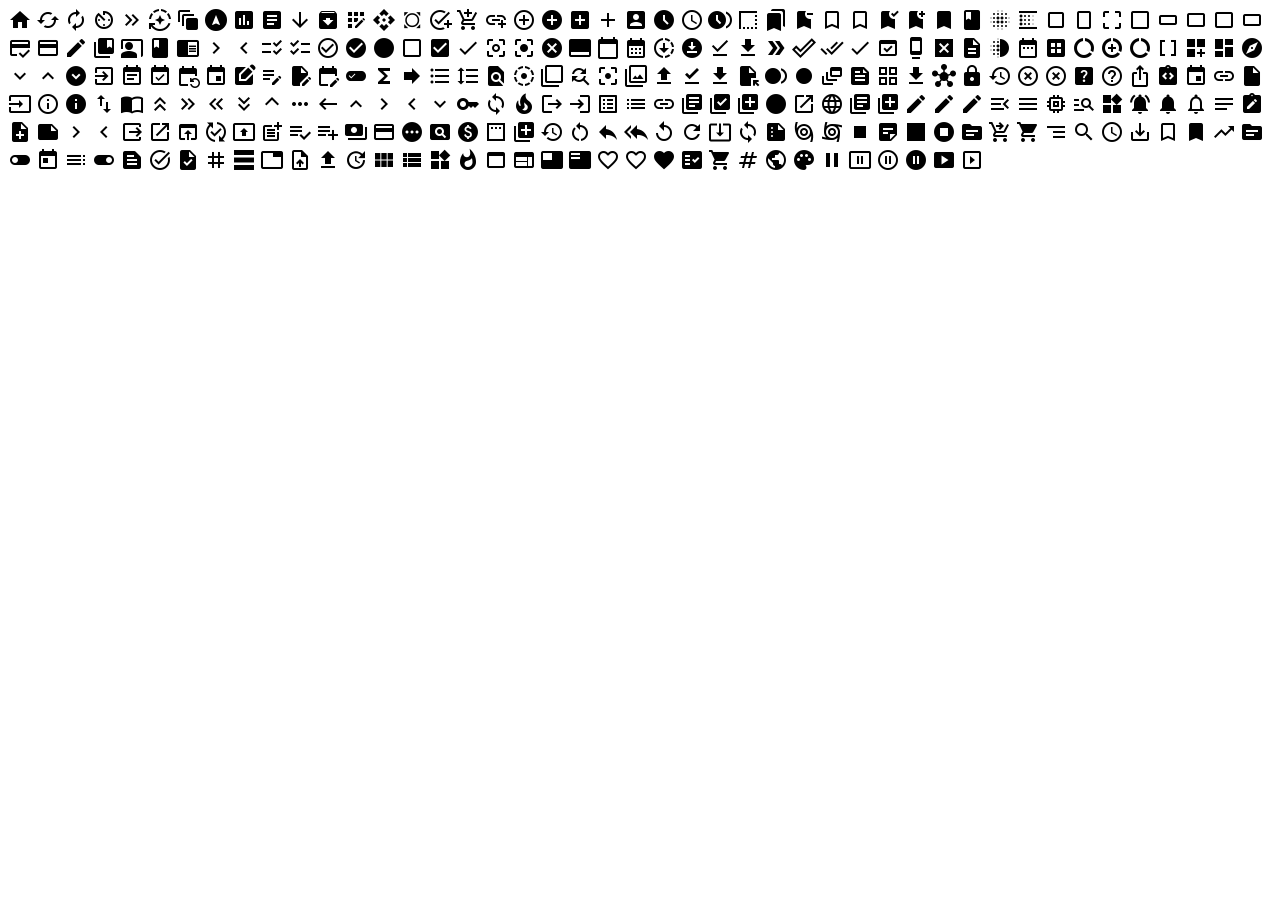
<file: core/app_main/static/app_main/assets/icons/materialicons/material-icons.html>
<!DOCTYPE html>
<html lang="en">
   <head>

      
<title>iGoo - software marketplace with AI-search</title>


      <!-- Required meta tags -->
      <meta charset="utf-8">
      <meta name="viewport" content="width=device-width, initial-scale=1">

      <!-- Material Icons -->
      <link rel="stylesheet" href="./materialicons.css">
   </head>
   <body class="bg-light">

<span class="material-icons">home</span>   
<span class="material-icons">cached</span>
<span class="material-icons">autorenew</span>
<span class="material-icons">av_timer</span>
<span class="material-icons">keyboard_double_arrow_right</span>

<span class="material-icons">auto_mode</span>
<span class="material-icons">auto_awesome_motion</span>
<span class="material-icons">assistant_navigation</span>
<span class="material-icons">assessment</span>
<span class="material-icons">article</span>
<span class="material-icons">arrow_downward</span>
<span class="material-icons">archive</span>
<span class="material-icons">app_registration</span>
<span class="material-icons">api</span>
<span class="material-icons">all_out</span>
<span class="material-icons">add_task</span>
<span class="material-icons">add_shopping_cart</span>
<span class="material-icons">add_link</span>
<span class="material-icons">add_circle_outline</span>
<span class="material-icons">add_circle</span>


<span class="material-icons">add_box</span>
<span class="material-icons">add</span>
<span class="material-icons">account_box</span>
<span class="material-icons">access_time_filled</span>
<span class="material-icons">access_time</span>

<span class="material-icons">browse_gallery</span>
<span class="material-icons">border_style</span>
<span class="material-icons">bookmarks</span>
<span class="material-icons">bookmark_remove</span>
<span class="material-icons">bookmark_outline</span>
<span class="material-icons">bookmark_border</span>
<span class="material-icons">bookmark_added</span>
<span class="material-icons">bookmark_add</span>
<span class="material-icons">bookmark</span>
<span class="material-icons">book</span>
<span class="material-icons">blur_on</span>
<span class="material-icons">blur_linear</span>
<span class="material-icons">crop_square</span>
<span class="material-icons">crop_portrait</span>

<span class="material-icons">crop_free</span>
<span class="material-icons">crop_din</span>
<span class="material-icons">crop_7_5</span>
<span class="material-icons">crop_5_4</span>
<span class="material-icons">crop_3_2</span>
<span class="material-icons">crop_16_9</span>

<span class="material-icons">credit_score</span>
<span class="material-icons">credit_card</span>
<span class="material-icons">create</span>
<span class="material-icons">collections_bookmark</span>

<span class="material-icons">co_present</span>
<span class="material-icons">class</span>
<span class="material-icons">chrome_reader_mode</span>


<span class="material-icons">chevron_right</span>
<span class="material-icons">chevron_left</span>
<span class="material-icons">checklist_rtl</span>
<span class="material-icons">checklist</span>
<span class="material-icons">check_circle_outline</span>
<span class="material-icons">check_circle</span>
<span class="material-icons">circle</span>
<span class="material-icons">check_box_outline_blank</span>
<span class="material-icons">check_box</span>
<span class="material-icons">check</span>

<span class="material-icons">center_focus_weak</span>
<span class="material-icons">center_focus_strong</span>

<span class="material-icons">cancel</span>
<span class="material-icons">call_to_action</span>
<span class="material-icons">calendar_today</span>
<span class="material-icons">calendar_month</span>


<span class="material-icons">downloading</span>
<span class="material-icons">download_for_offline</span>
<span class="material-icons">download_done</span>
<span class="material-icons">download</span>
<span class="material-icons">double_arrow</span>

<span class="material-icons">done_outline</span>
<span class="material-icons">done_all</span>
<span class="material-icons">done</span>
<span class="material-icons">domain_verification</span>
<span class="material-icons">dock</span>
<span class="material-icons">disabled_by_default</span>
<span class="material-icons">description</span>
<span class="material-icons">deblur</span>
<span class="material-icons">date_range</span>


<span class="material-icons">dataset</span>
<span class="material-icons">data_usage</span>
<span class="material-icons">data_saver_on</span>
<span class="material-icons">data_saver_off</span>
<span class="material-icons">data_array</span>
<span class="material-icons">dashboard_customize</span>
<span class="material-icons">dashboard</span>
<span class="material-icons">explore</span>
<span class="material-icons">expand_more</span>
<span class="material-icons">expand_less</span>
<span class="material-icons">expand_circle_down</span>

<span class="material-icons">exit_to_app</span>

<span class="material-icons">event_note</span>
<span class="material-icons">event_available</span>
<span class="material-icons">event_repeat</span>
<span class="material-icons">event</span>

<span class="material-icons">edit_square</span>
<span class="material-icons">edit_note</span>
<span class="material-icons">edit_document</span>
<span class="material-icons">edit_calendar</span>
<span class="material-icons">edit_attributes</span>

<span class="material-icons">functions</span>
<span class="material-icons">forward</span>


<span class="material-icons">format_list_bulleted</span>
<span class="material-icons">format_line_spacing</span>
<span class="material-icons">find_in_page</span>
<span class="material-icons">filter_tilt_shift</span>
<span class="material-icons">filter_none</span>
<span class="material-icons">find_replace</span>
<span class="material-icons">filter_center_focus</span>

<span class="material-icons">filter</span>
<span class="material-icons">file_upload</span>
<span class="material-icons">file_download_done</span>
<span class="material-icons">file_download</span>
<span class="material-icons">file_open</span>
<span class="material-icons">fiber_smart_record</span>
<span class="material-icons">fiber_manual_record</span>
<span class="material-icons">dynamic_feed</span>
<span class="material-icons">feed</span>
<span class="material-icons">grid_view</span>
<span class="material-icons">get_app</span>
<span class="material-icons">hub</span>
<span class="material-icons">https</span>
<span class="material-icons">history</span>

<span class="material-icons">highlight_remove</span>
<span class="material-icons">highlight_off</span>

<span class="material-icons">help_center</span>
<span class="material-icons">help_outline</span>
<span class="material-icons">ios_share</span>

<span class="material-icons">integration_instructions</span>
<span class="material-icons">insert_invitation</span>
<span class="material-icons">insert_link</span>
<span class="material-icons">insert_drive_file</span>
<span class="material-icons">input</span>
<span class="material-icons">info_outline</span>
<span class="material-icons">info</span>
<span class="material-icons">import_export</span>

<span class="material-icons">import_contacts</span>

<span class="material-icons">keyboard_double_arrow_up</span>
<span class="material-icons">keyboard_double_arrow_right</span>
<span class="material-icons">keyboard_double_arrow_left</span>
<span class="material-icons">keyboard_double_arrow_down</span>
<span class="material-icons">keyboard_control_key</span>
<span class="material-icons">keyboard_control</span>
<span class="material-icons">keyboard_backspace</span>
<span class="material-icons">keyboard_arrow_up</span>
<span class="material-icons">keyboard_arrow_right</span>
<span class="material-icons">keyboard_arrow_left</span>
<span class="material-icons">keyboard_arrow_down</span>
<span class="material-icons">key</span>
<span class="material-icons">loop</span>
<span class="material-icons">local_fire_department</span>
<span class="material-icons">logout</span>
<span class="material-icons">login</span>
<span class="material-icons">list_alt</span>
<span class="material-icons">list</span>
<span class="material-icons">link</span>

<span class="material-icons">library_books</span>
<span class="material-icons">library_add_check</span>
<span class="material-icons">library_add</span>
<span class="material-icons">lens</span>
<span class="material-icons">launch</span>
<span class="material-icons">language</span>

<span class="material-icons">my_library_books</span>
<span class="material-icons">my_library_add</span>

<span class="material-icons">mode_edit_outline</span>
<span class="material-icons">mode_edit</span>
<span class="material-icons">mode</span>

<span class="material-icons">menu_open</span>
<span class="material-icons">menu</span>
<span class="material-icons">memory</span>
<span class="material-icons">manage_search</span>
<span class="material-icons">now_widgets</span>


<span class="material-icons">notifications_on</span>

<span class="material-icons">notifications</span>
<span class="material-icons">notifications_none</span>
<span class="material-icons">notes</span>
<span class="material-icons">note_alt</span>
<span class="material-icons">note_add</span>
<span class="material-icons">note</span>

<span class="material-icons">navigate_next</span>
<span class="material-icons">navigate_before</span>
<span class="material-icons">output</span>
<span class="material-icons">open_in_new</span>
<span class="material-icons">open_in_browser</span>
<span class="material-icons">published_with_changes</span>

<span class="material-icons">present_to_all</span>
<span class="material-icons">post_add</span>
<span class="material-icons">playlist_add_check</span>
<span class="material-icons">playlist_add</span>
<span class="material-icons">payments</span>
<span class="material-icons">payment</span>
<span class="material-icons">pending</span>

<span class="material-icons">pageview</span>
<span class="material-icons">paid</span>
<span class="material-icons">padding</span>
<span class="material-icons">queue</span>
<span class="material-icons">restore</span>
<span class="material-icons">restart_alt</span>
<span class="material-icons">reply</span>
<span class="material-icons">reply_all</span>
<span class="material-icons">replay</span>

<span class="material-icons">refresh</span>
<span class="material-icons">system_update_alt</span>
<span class="material-icons">sync</span>
<span class="material-icons">summarize</span>
<span class="material-icons">storm</span>
<span class="material-icons">cyclone</span>

<span class="material-icons">stop</span>
<span class="material-icons">sticky_note_2</span>
<span class="material-icons">square</span>
<span class="material-icons">stop_circle</span>
<span class="material-icons">source</span>
<span class="material-icons">shopping_cart_checkout</span>
<span class="material-icons">shopping_cart</span>
<span class="material-icons">segment</span>
<span class="material-icons">search</span>
<span class="material-icons">schedule</span>
<span class="material-icons">save_alt</span>

<span class="material-icons">turned_in_not</span>
<span class="material-icons">turned_in</span>
<span class="material-icons">trending_up</span>
<span class="material-icons">topic</span>
<span class="material-icons">toggle_off</span>
<span class="material-icons">today</span>
<span class="material-icons">toc</span>
<span class="material-icons">toggle_on</span>
<span class="material-icons">text_snippet</span>
<span class="material-icons">task_alt</span>
<span class="material-icons">task</span>

<span class="material-icons">tag</span>
<span class="material-icons">table_rows</span>
<span class="material-icons">tab</span>
<span class="material-icons">upload_file</span>
<span class="material-icons">upload</span>
<span class="material-icons">update</span>
<span class="material-icons">view_module</span>
<span class="material-icons">view_list</span>
<span class="material-icons">widgets</span>
<span class="material-icons">whatshot</span>

<span class="material-icons">web_asset</span>
<span class="material-icons">web</span>

<span class="material-icons">featured_video</span>
<span class="material-icons">featured_play_list</span>
<span class="material-icons">favorite_outline</span>
<span class="material-icons">favorite_border</span>
<span class="material-icons">favorite</span>
<span class="material-icons">fact_check</span>
<span class="material-icons">local_grocery_store</span>
<span class="material-icons">numbers</span>
<span class="material-icons">public</span>
<span class="material-icons">palette</span>

<span class="material-icons">pause</span>
<span class="material-icons">pause_presentation</span>
<span class="material-icons">pause_circle_outline</span>
<span class="material-icons">pause_circle_filled</span>

<span class="material-icons">smart_display</span>
<span class="material-icons">slideshow</span>

   </body>
</html>
</file>
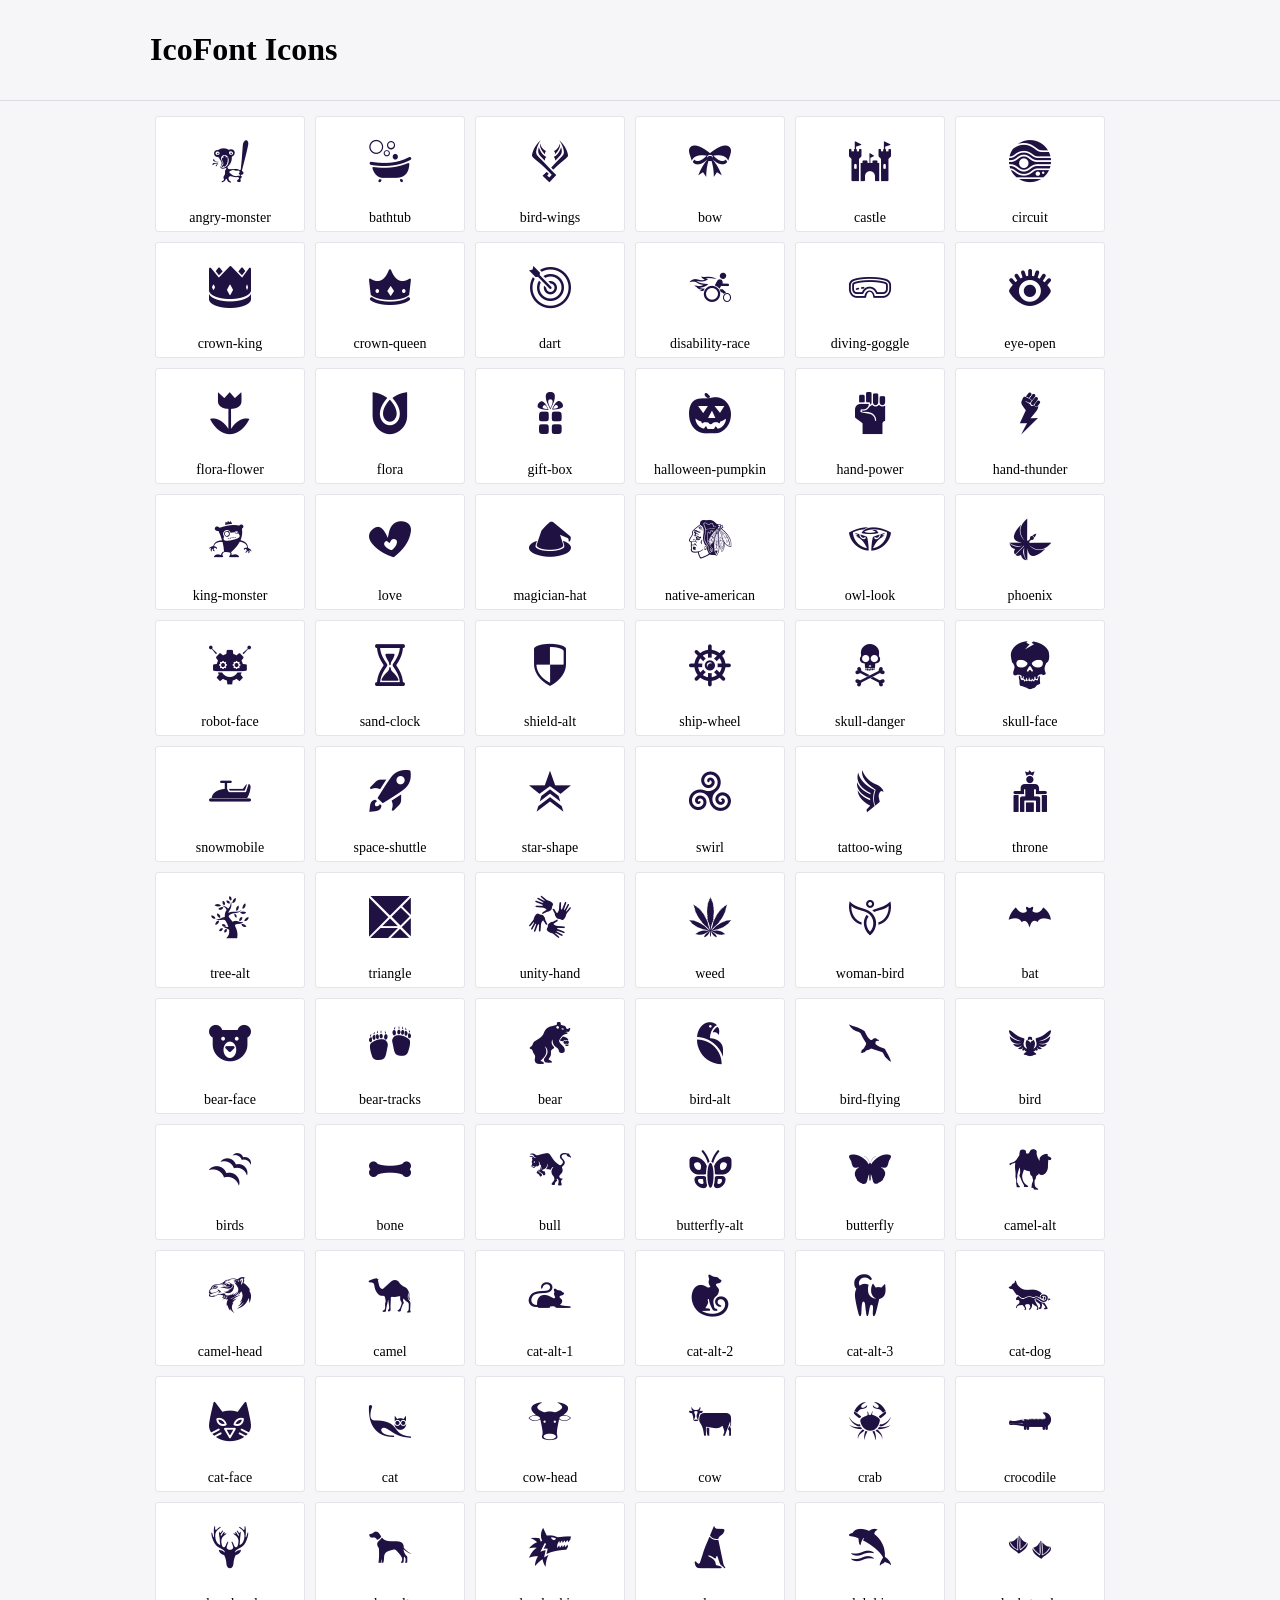
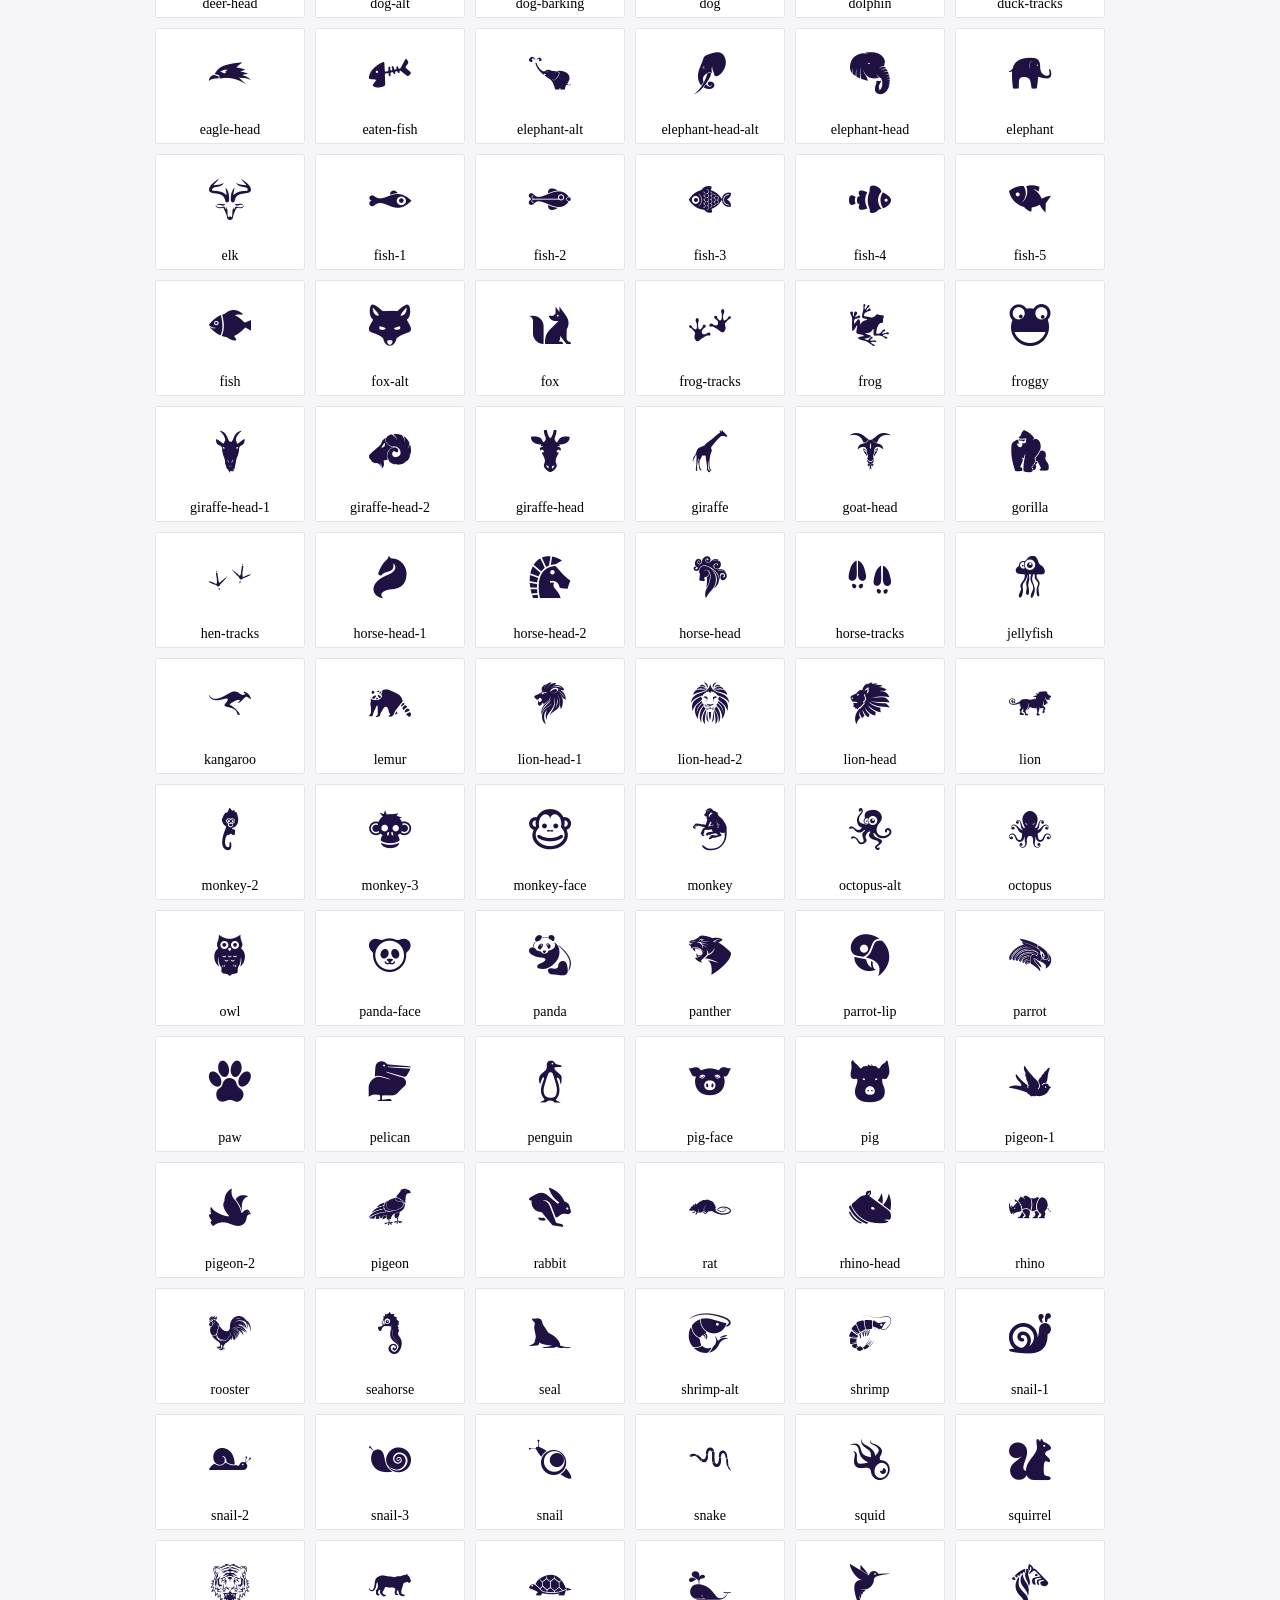
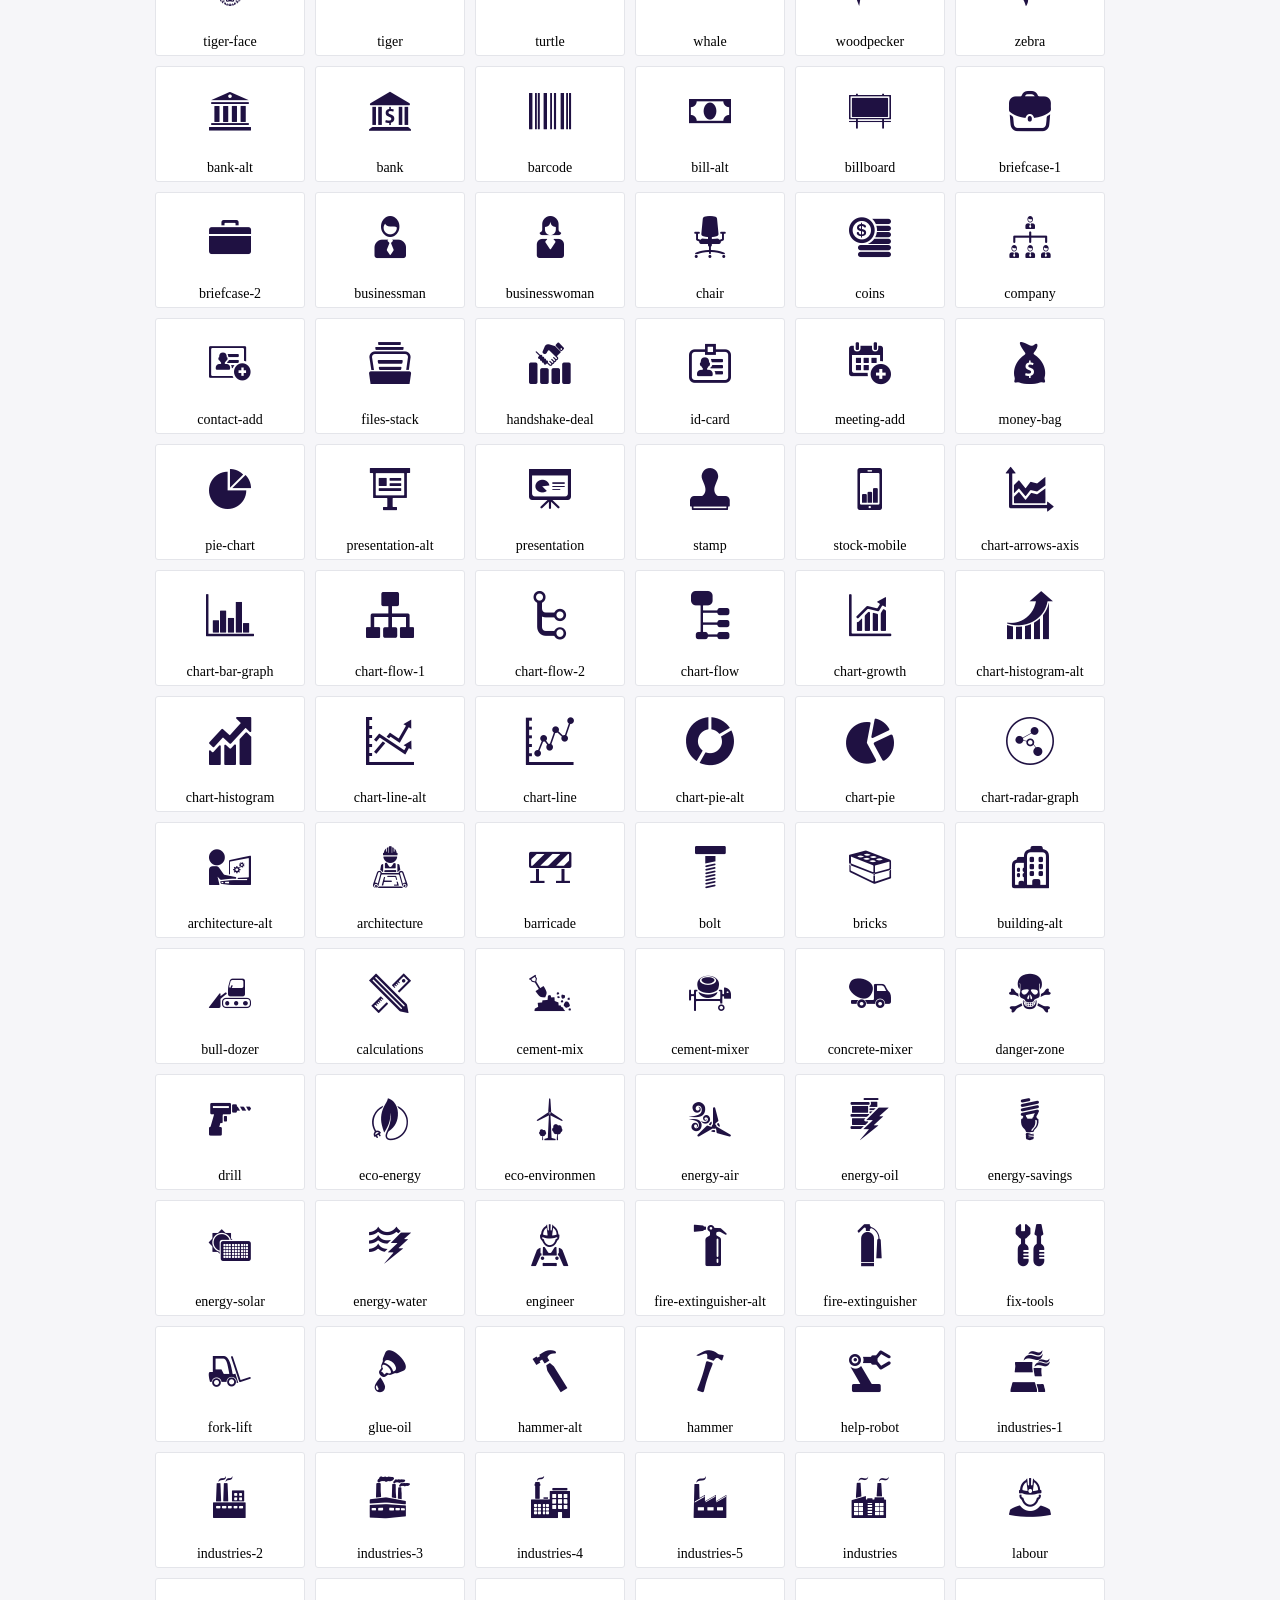
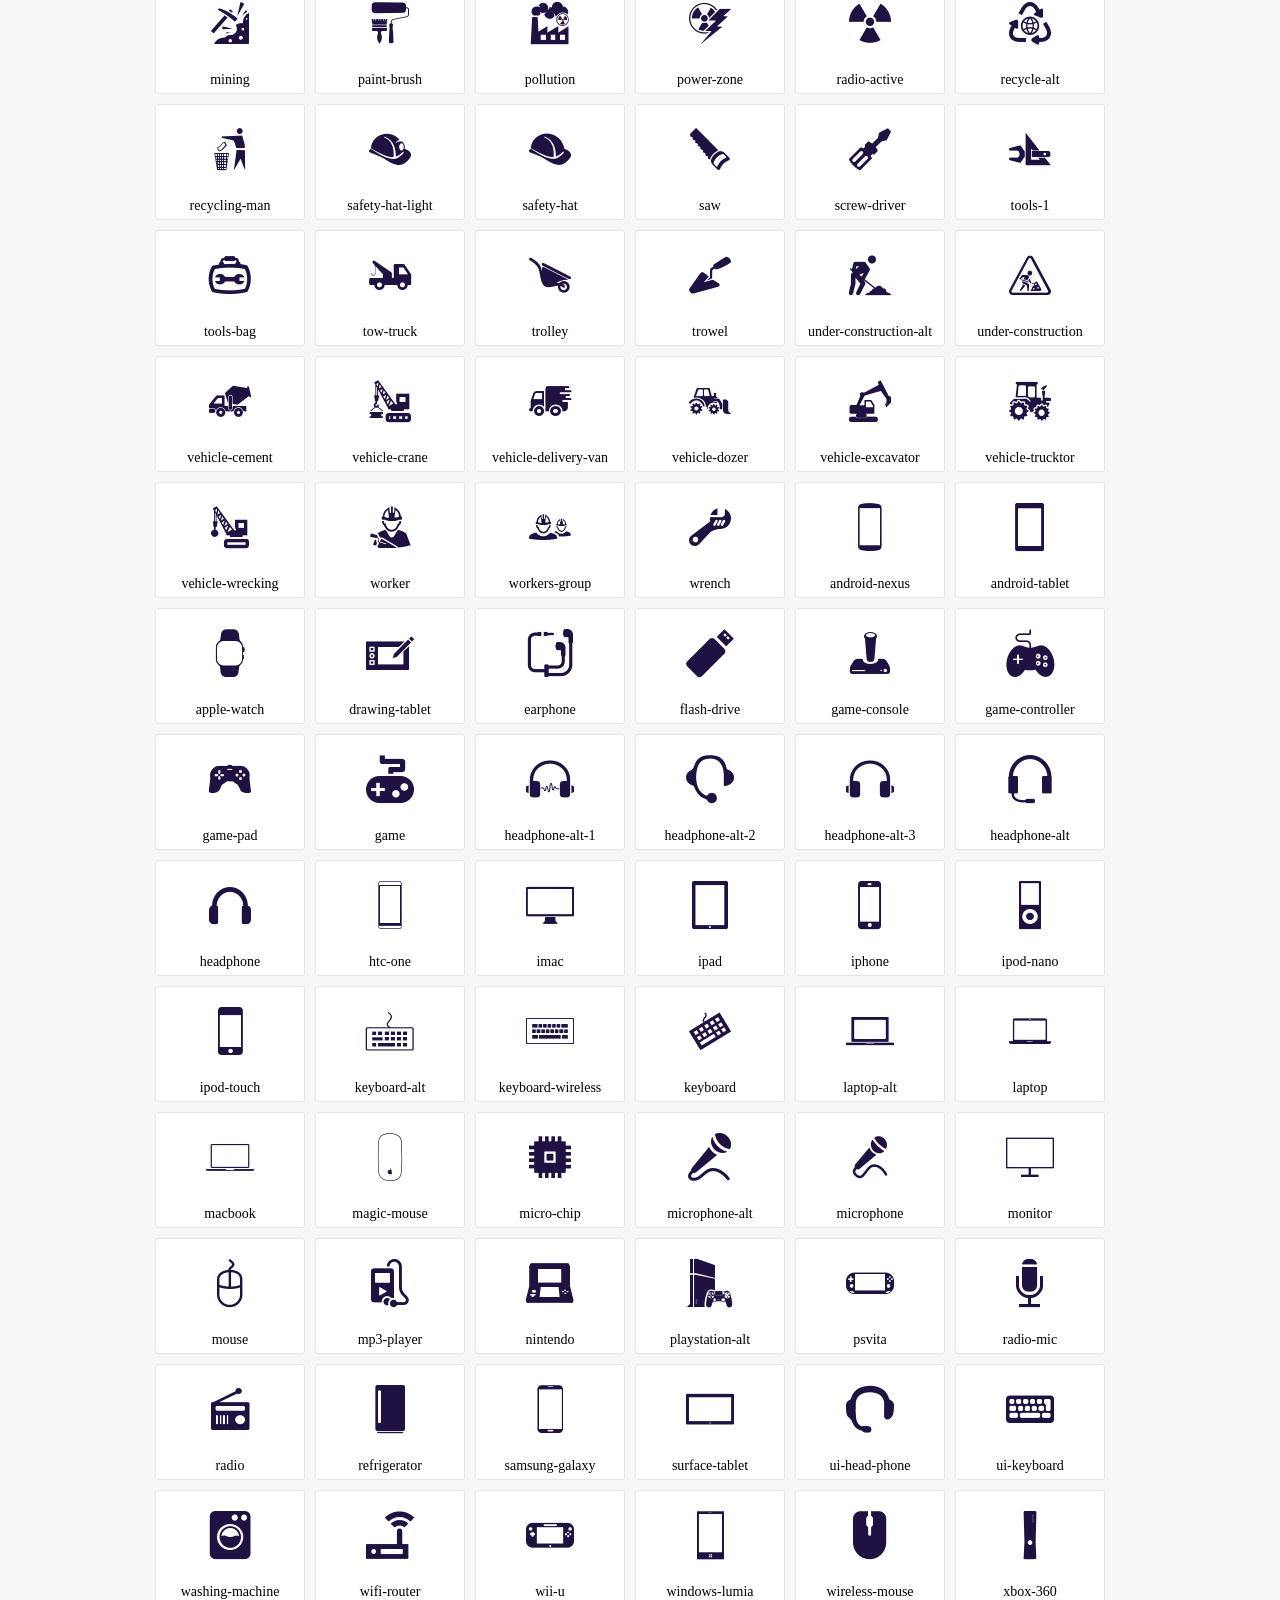
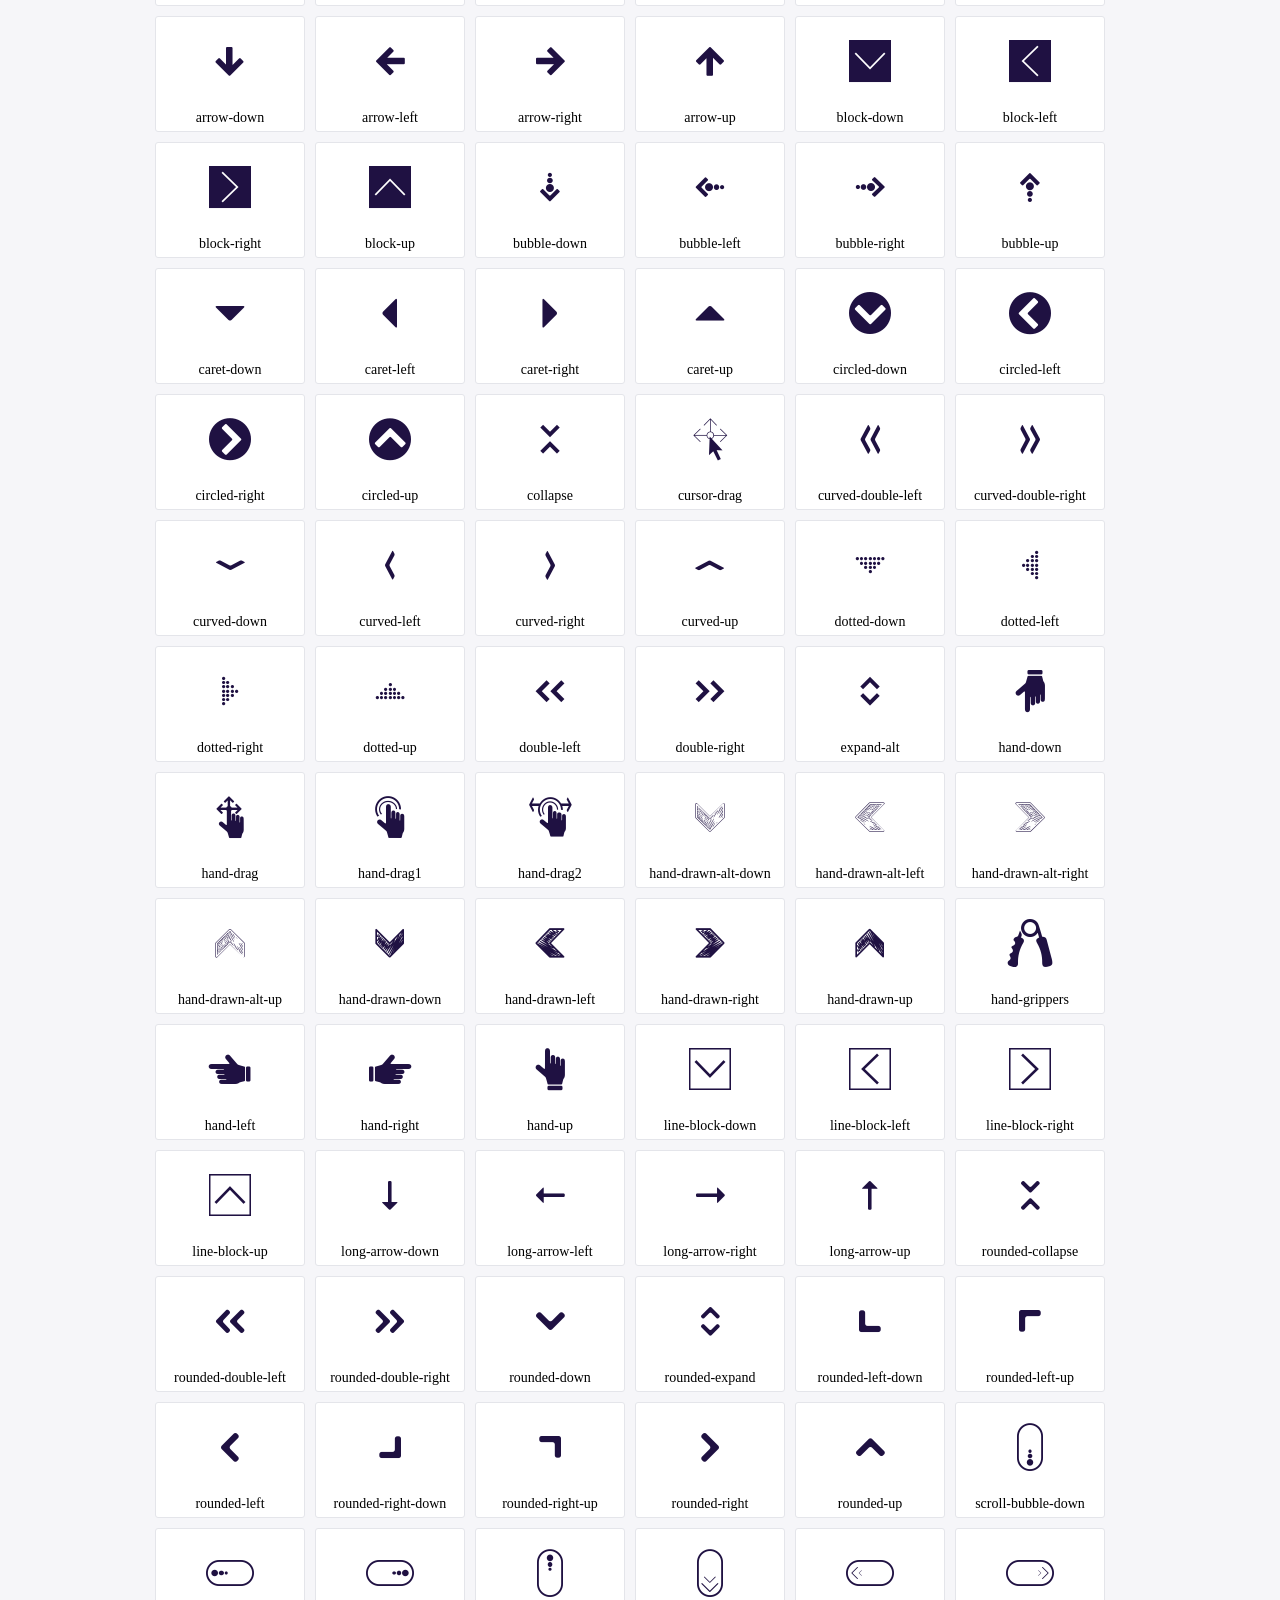
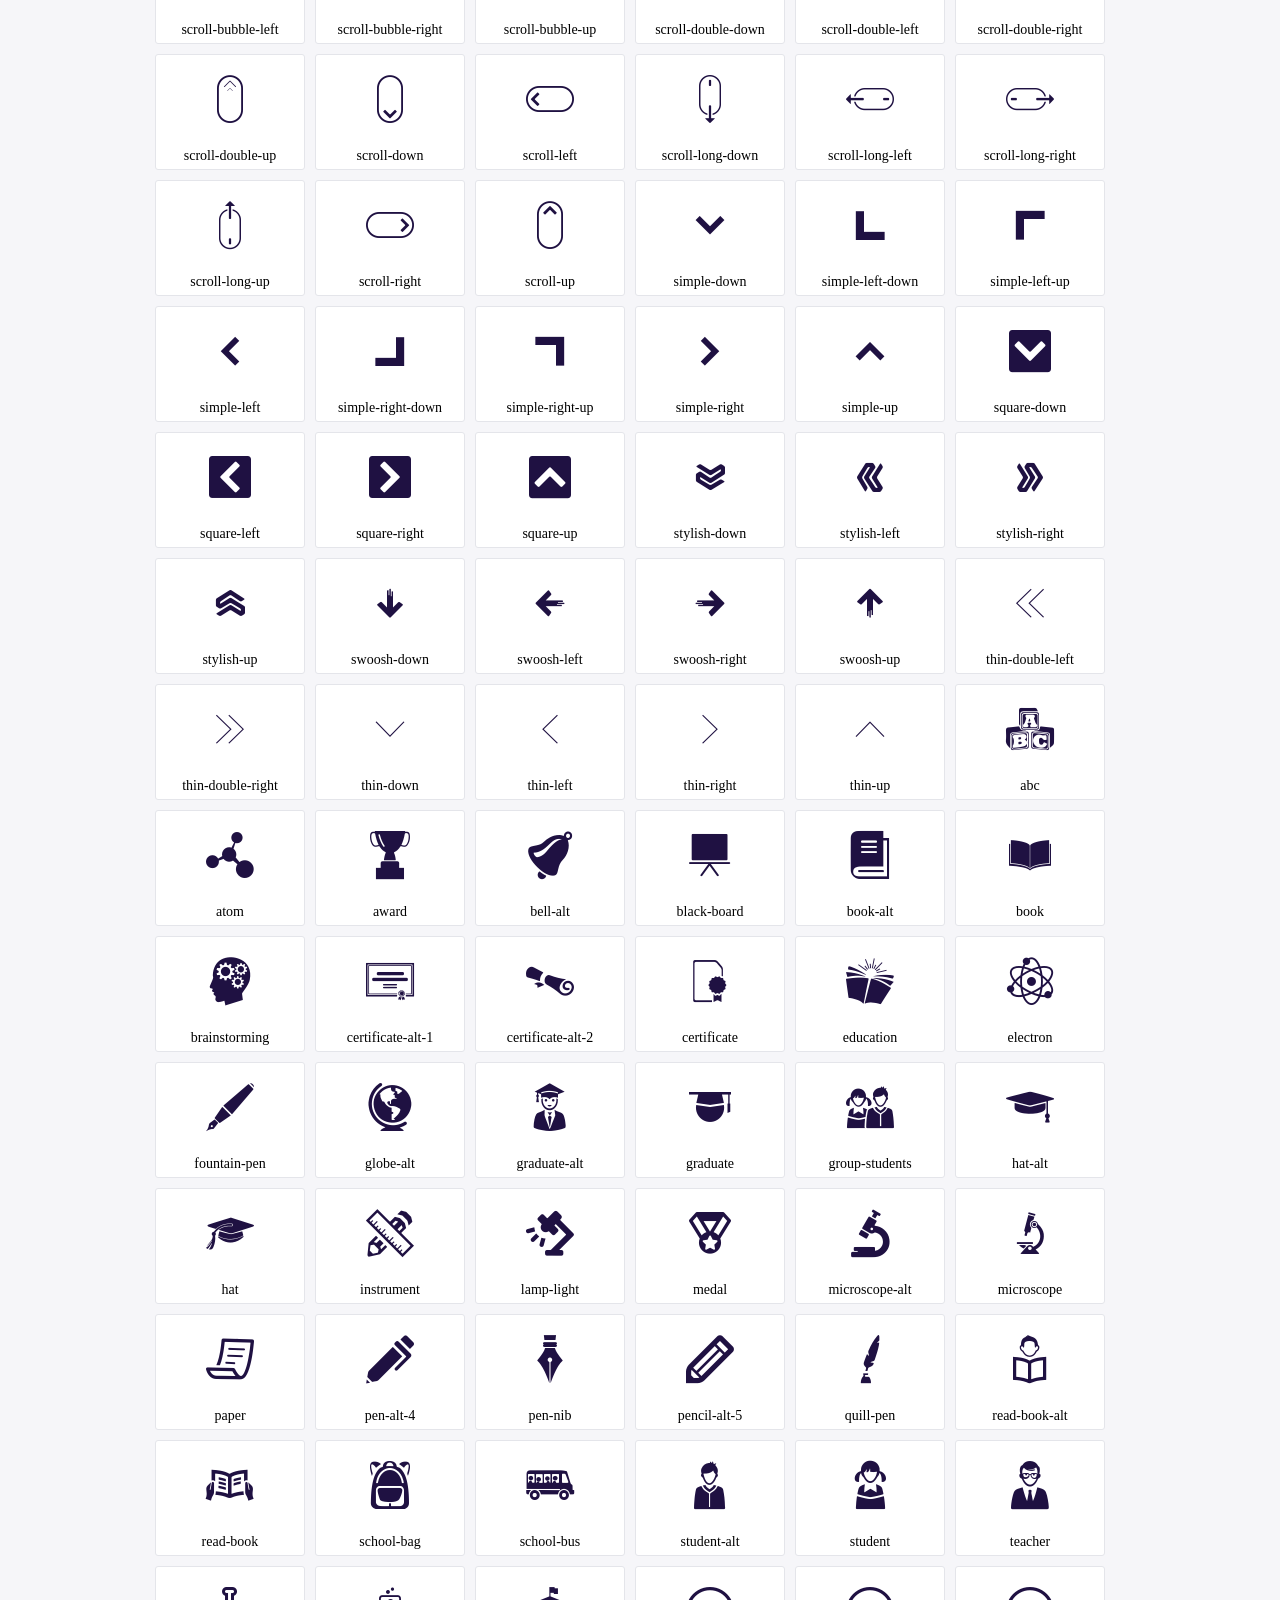
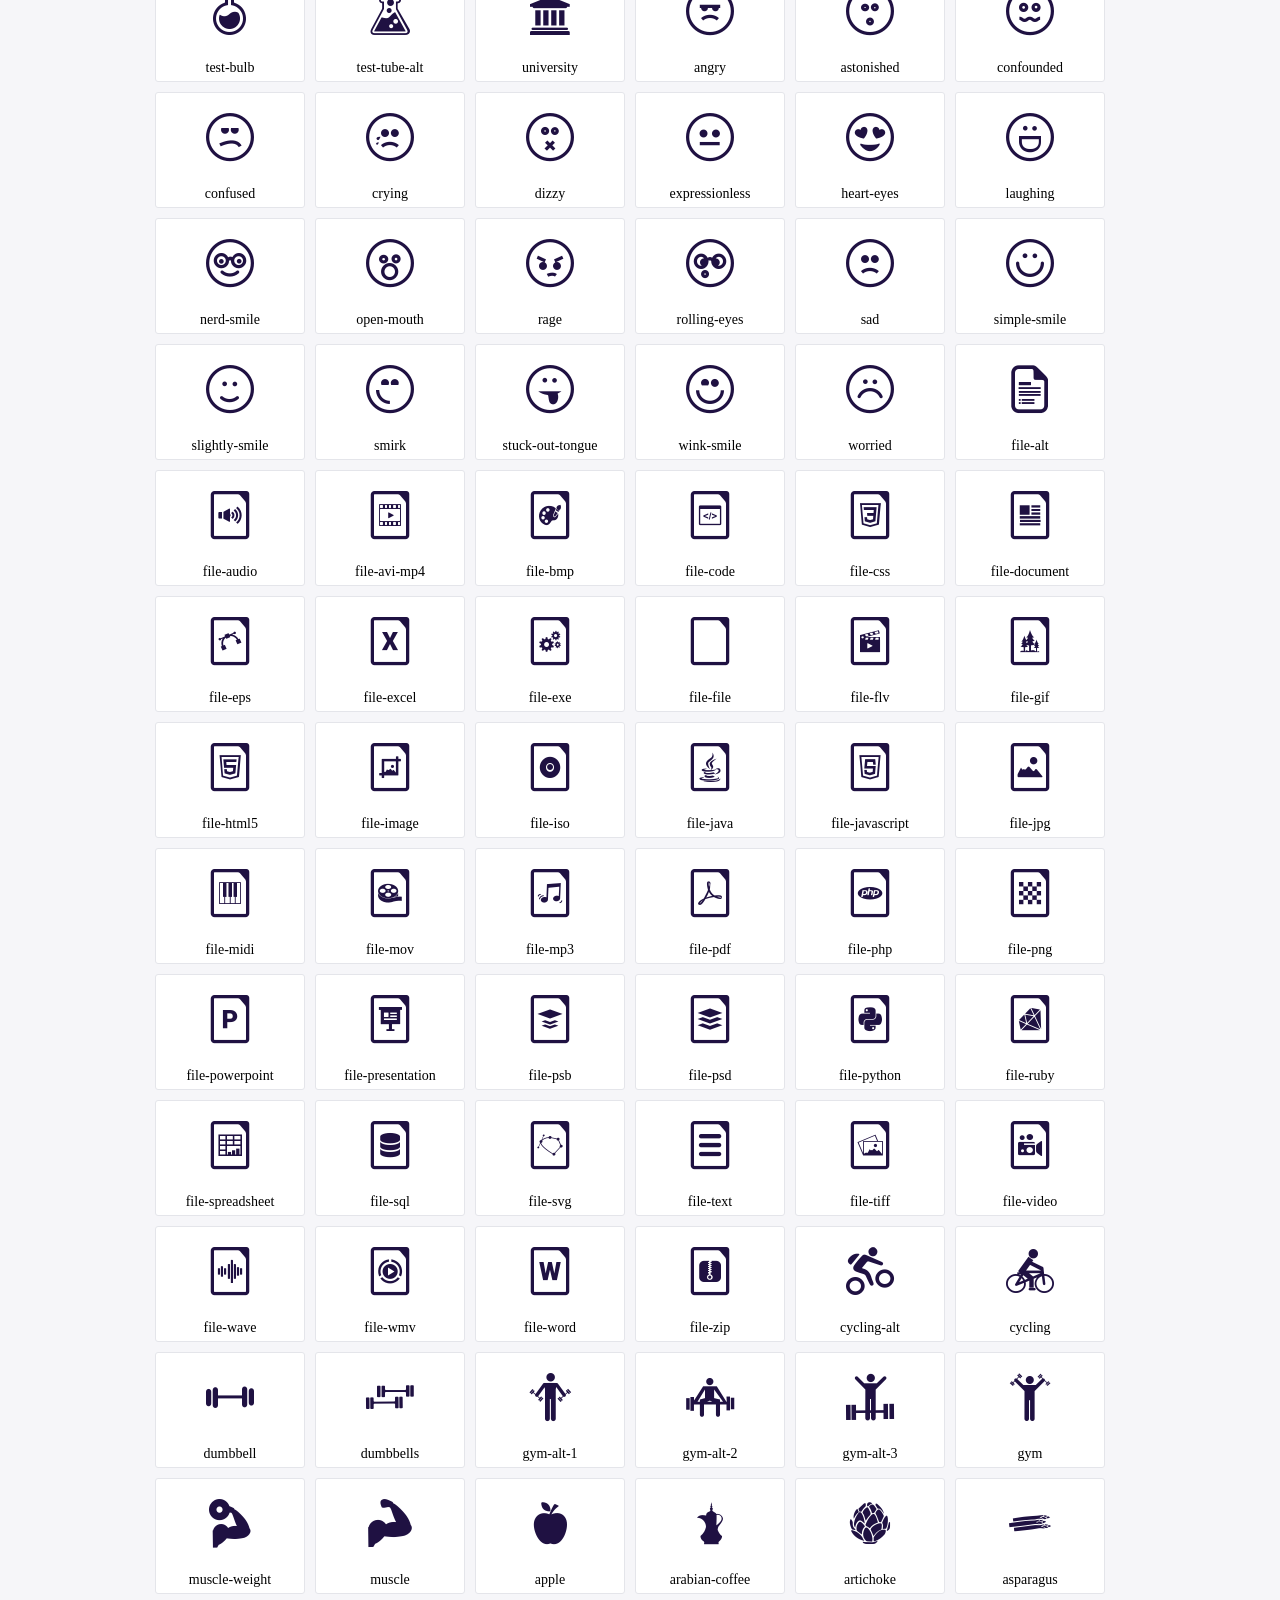
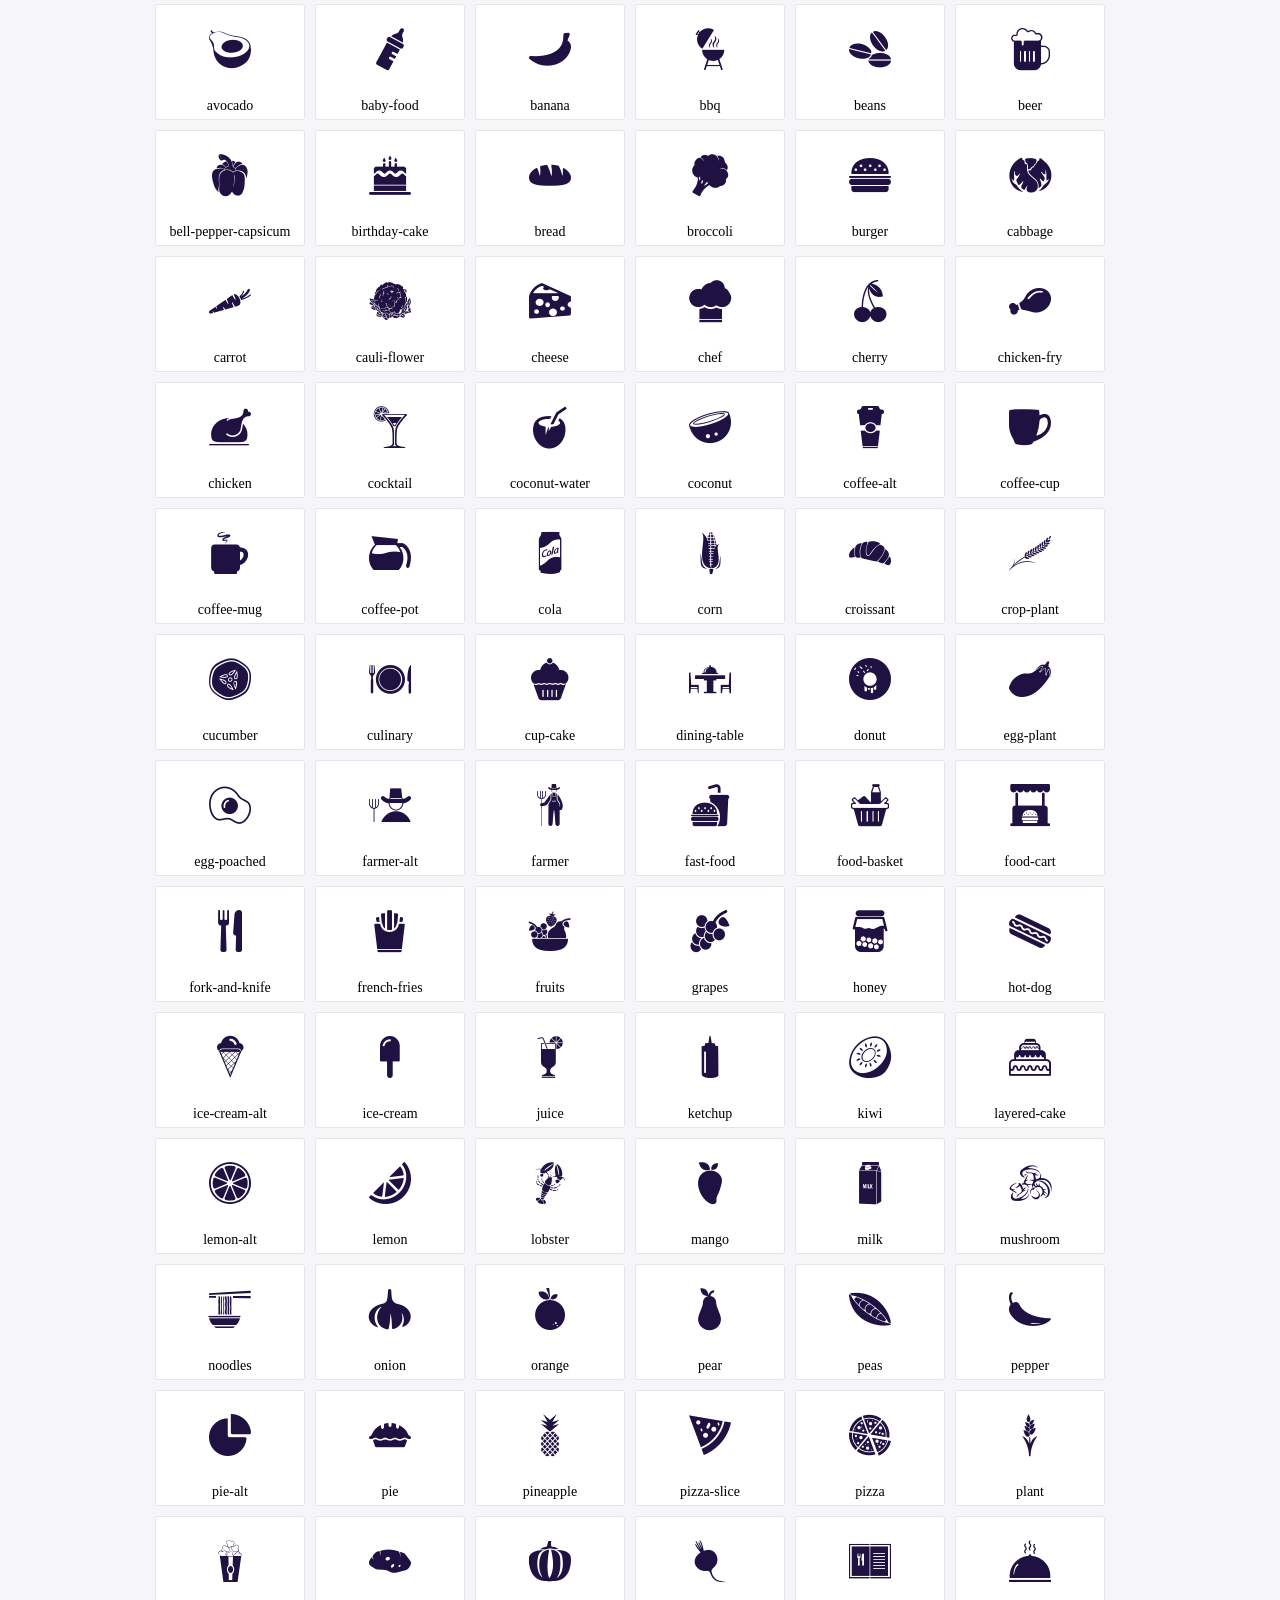
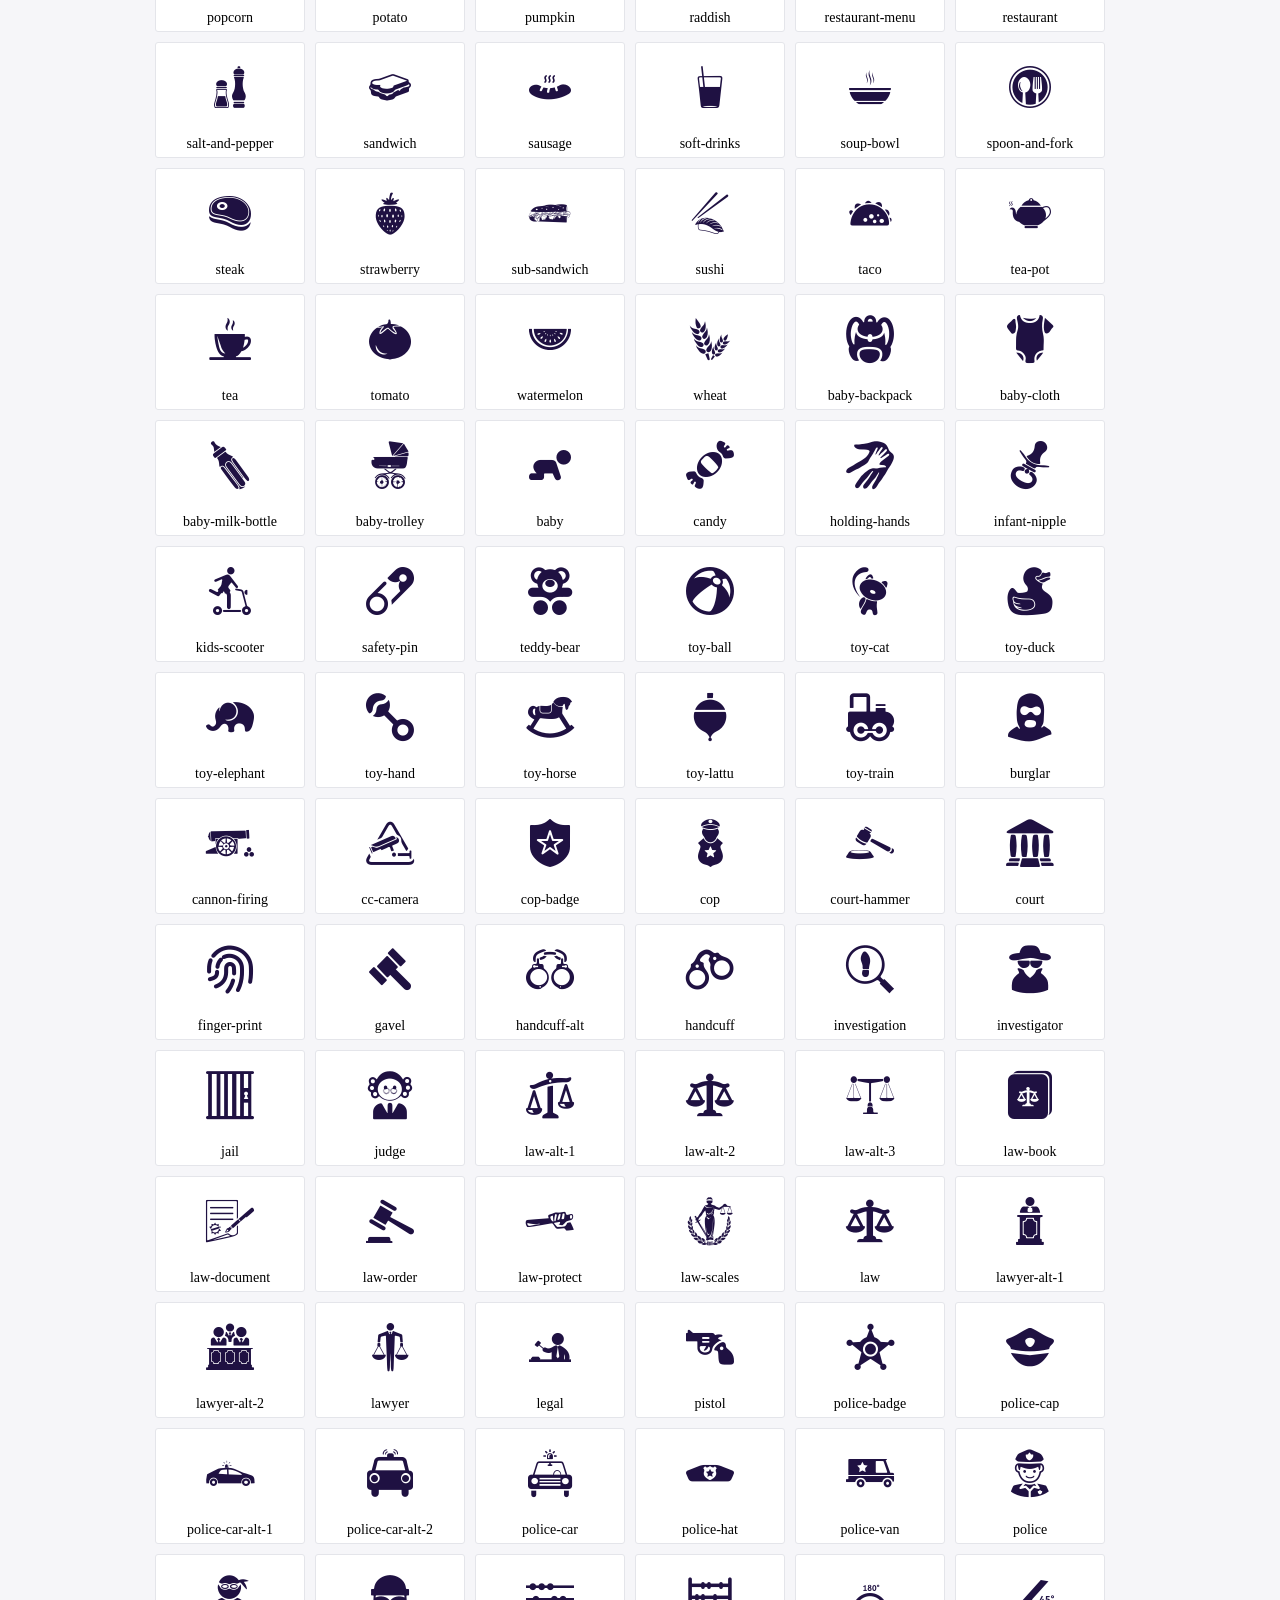
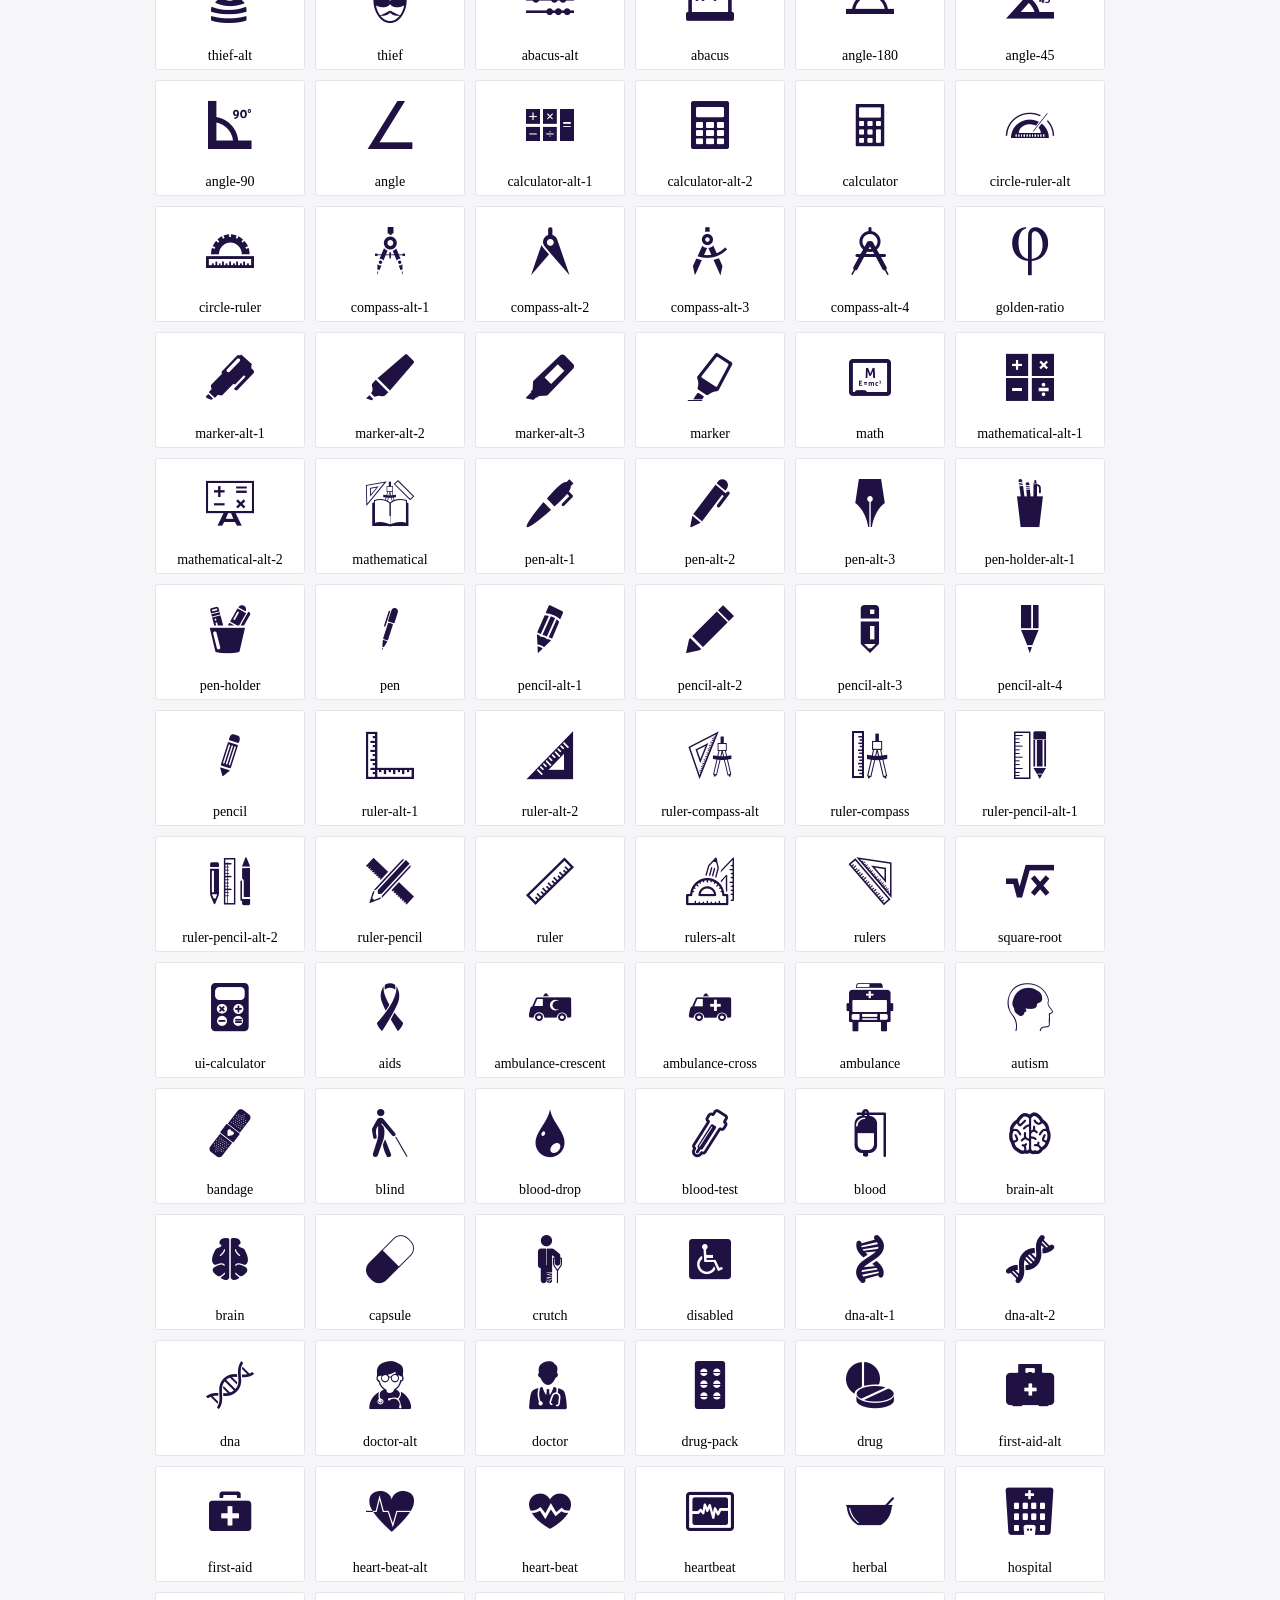
<file: core/app_main/static/app_main/assets/vendor/icofont/demo.html>
<!DOCTYPE html>
	<html>
	<head>
		<meta charset="utf-8">
		<title>Examples | IcoFont</title>
		<link rel="stylesheet" type="text/css" href="./icofont.min.css">
		<style type="text/css">
			body {
				margin: 0;
				padding: 0;
				background: #F6F6F9;
			}
			.header {
				border-bottom: 1px solid #DCDCE1;
				padding: 10px 0;
				margin-bottom: 10px;
			}
			.container {
				width: 980px;
				margin: 0 auto;
			}
			.ico-title {
				font-size: 2em;
			}
			.iconlist {
				margin: 0;
				padding: 0;
				list-style: none;
				text-align: center;
				width: 100%;
				display: flex;
				flex-wrap: wrap;
				flex-direction: row;
			}
			.iconlist li {
				position: relative;
				margin: 5px;
				width: 150px;
				cursor: pointer;
			}
			.iconlist li .icon-holder {
				position: relative;
				text-align: center;
				border-radius: 3px;
				overflow: hidden;
				padding-bottom: 5px;
				background: #ffffff;
				border: 1px solid #E4E5EA;
				transition: all 0.2s linear 0s;
			}
			.iconlist li .icon-holder:hover {
				background: #00C3DA;
				color: #ffffff;
			}
			.iconlist li .icon-holder:hover .icon i {
				color: #ffffff;
			}
			.iconlist li .icon-holder .icon {
				padding: 20px;
				text-align: center;
			}
			.iconlist li .icon-holder .icon i {
				font-size: 3em;
				color: #1F1142;
			}
			.iconlist li .icon-holder span {
				font-size: 14px;
				display: block;
				margin-top: 5px;
				border-radius: 3px;
			}
		</style>
	</head>
	<body>
	<div class="header">
		<div class="container">
			<h1 class="ico-title"> IcoFont Icons </h1>
		</div>
	</div>
	<div class="container">
		<ul class="iconlist">
		
		<li>
			<div class="icon-holder">
				<div class="icon"> 
					<i class="icofont-angry-monster"></i>
				</div> 
				<span> angry-monster </span>
			</div>
		</li>
		
		<li>
			<div class="icon-holder">
				<div class="icon"> 
					<i class="icofont-bathtub"></i>
				</div> 
				<span> bathtub </span>
			</div>
		</li>
		
		<li>
			<div class="icon-holder">
				<div class="icon"> 
					<i class="icofont-bird-wings"></i>
				</div> 
				<span> bird-wings </span>
			</div>
		</li>
		
		<li>
			<div class="icon-holder">
				<div class="icon"> 
					<i class="icofont-bow"></i>
				</div> 
				<span> bow </span>
			</div>
		</li>
		
		<li>
			<div class="icon-holder">
				<div class="icon"> 
					<i class="icofont-castle"></i>
				</div> 
				<span> castle </span>
			</div>
		</li>
		
		<li>
			<div class="icon-holder">
				<div class="icon"> 
					<i class="icofont-circuit"></i>
				</div> 
				<span> circuit </span>
			</div>
		</li>
		
		<li>
			<div class="icon-holder">
				<div class="icon"> 
					<i class="icofont-crown-king"></i>
				</div> 
				<span> crown-king </span>
			</div>
		</li>
		
		<li>
			<div class="icon-holder">
				<div class="icon"> 
					<i class="icofont-crown-queen"></i>
				</div> 
				<span> crown-queen </span>
			</div>
		</li>
		
		<li>
			<div class="icon-holder">
				<div class="icon"> 
					<i class="icofont-dart"></i>
				</div> 
				<span> dart </span>
			</div>
		</li>
		
		<li>
			<div class="icon-holder">
				<div class="icon"> 
					<i class="icofont-disability-race"></i>
				</div> 
				<span> disability-race </span>
			</div>
		</li>
		
		<li>
			<div class="icon-holder">
				<div class="icon"> 
					<i class="icofont-diving-goggle"></i>
				</div> 
				<span> diving-goggle </span>
			</div>
		</li>
		
		<li>
			<div class="icon-holder">
				<div class="icon"> 
					<i class="icofont-eye-open"></i>
				</div> 
				<span> eye-open </span>
			</div>
		</li>
		
		<li>
			<div class="icon-holder">
				<div class="icon"> 
					<i class="icofont-flora-flower"></i>
				</div> 
				<span> flora-flower </span>
			</div>
		</li>
		
		<li>
			<div class="icon-holder">
				<div class="icon"> 
					<i class="icofont-flora"></i>
				</div> 
				<span> flora </span>
			</div>
		</li>
		
		<li>
			<div class="icon-holder">
				<div class="icon"> 
					<i class="icofont-gift-box"></i>
				</div> 
				<span> gift-box </span>
			</div>
		</li>
		
		<li>
			<div class="icon-holder">
				<div class="icon"> 
					<i class="icofont-halloween-pumpkin"></i>
				</div> 
				<span> halloween-pumpkin </span>
			</div>
		</li>
		
		<li>
			<div class="icon-holder">
				<div class="icon"> 
					<i class="icofont-hand-power"></i>
				</div> 
				<span> hand-power </span>
			</div>
		</li>
		
		<li>
			<div class="icon-holder">
				<div class="icon"> 
					<i class="icofont-hand-thunder"></i>
				</div> 
				<span> hand-thunder </span>
			</div>
		</li>
		
		<li>
			<div class="icon-holder">
				<div class="icon"> 
					<i class="icofont-king-monster"></i>
				</div> 
				<span> king-monster </span>
			</div>
		</li>
		
		<li>
			<div class="icon-holder">
				<div class="icon"> 
					<i class="icofont-love"></i>
				</div> 
				<span> love </span>
			</div>
		</li>
		
		<li>
			<div class="icon-holder">
				<div class="icon"> 
					<i class="icofont-magician-hat"></i>
				</div> 
				<span> magician-hat </span>
			</div>
		</li>
		
		<li>
			<div class="icon-holder">
				<div class="icon"> 
					<i class="icofont-native-american"></i>
				</div> 
				<span> native-american </span>
			</div>
		</li>
		
		<li>
			<div class="icon-holder">
				<div class="icon"> 
					<i class="icofont-owl-look"></i>
				</div> 
				<span> owl-look </span>
			</div>
		</li>
		
		<li>
			<div class="icon-holder">
				<div class="icon"> 
					<i class="icofont-phoenix"></i>
				</div> 
				<span> phoenix </span>
			</div>
		</li>
		
		<li>
			<div class="icon-holder">
				<div class="icon"> 
					<i class="icofont-robot-face"></i>
				</div> 
				<span> robot-face </span>
			</div>
		</li>
		
		<li>
			<div class="icon-holder">
				<div class="icon"> 
					<i class="icofont-sand-clock"></i>
				</div> 
				<span> sand-clock </span>
			</div>
		</li>
		
		<li>
			<div class="icon-holder">
				<div class="icon"> 
					<i class="icofont-shield-alt"></i>
				</div> 
				<span> shield-alt </span>
			</div>
		</li>
		
		<li>
			<div class="icon-holder">
				<div class="icon"> 
					<i class="icofont-ship-wheel"></i>
				</div> 
				<span> ship-wheel </span>
			</div>
		</li>
		
		<li>
			<div class="icon-holder">
				<div class="icon"> 
					<i class="icofont-skull-danger"></i>
				</div> 
				<span> skull-danger </span>
			</div>
		</li>
		
		<li>
			<div class="icon-holder">
				<div class="icon"> 
					<i class="icofont-skull-face"></i>
				</div> 
				<span> skull-face </span>
			</div>
		</li>
		
		<li>
			<div class="icon-holder">
				<div class="icon"> 
					<i class="icofont-snowmobile"></i>
				</div> 
				<span> snowmobile </span>
			</div>
		</li>
		
		<li>
			<div class="icon-holder">
				<div class="icon"> 
					<i class="icofont-space-shuttle"></i>
				</div> 
				<span> space-shuttle </span>
			</div>
		</li>
		
		<li>
			<div class="icon-holder">
				<div class="icon"> 
					<i class="icofont-star-shape"></i>
				</div> 
				<span> star-shape </span>
			</div>
		</li>
		
		<li>
			<div class="icon-holder">
				<div class="icon"> 
					<i class="icofont-swirl"></i>
				</div> 
				<span> swirl </span>
			</div>
		</li>
		
		<li>
			<div class="icon-holder">
				<div class="icon"> 
					<i class="icofont-tattoo-wing"></i>
				</div> 
				<span> tattoo-wing </span>
			</div>
		</li>
		
		<li>
			<div class="icon-holder">
				<div class="icon"> 
					<i class="icofont-throne"></i>
				</div> 
				<span> throne </span>
			</div>
		</li>
		
		<li>
			<div class="icon-holder">
				<div class="icon"> 
					<i class="icofont-tree-alt"></i>
				</div> 
				<span> tree-alt </span>
			</div>
		</li>
		
		<li>
			<div class="icon-holder">
				<div class="icon"> 
					<i class="icofont-triangle"></i>
				</div> 
				<span> triangle </span>
			</div>
		</li>
		
		<li>
			<div class="icon-holder">
				<div class="icon"> 
					<i class="icofont-unity-hand"></i>
				</div> 
				<span> unity-hand </span>
			</div>
		</li>
		
		<li>
			<div class="icon-holder">
				<div class="icon"> 
					<i class="icofont-weed"></i>
				</div> 
				<span> weed </span>
			</div>
		</li>
		
		<li>
			<div class="icon-holder">
				<div class="icon"> 
					<i class="icofont-woman-bird"></i>
				</div> 
				<span> woman-bird </span>
			</div>
		</li>
		
		<li>
			<div class="icon-holder">
				<div class="icon"> 
					<i class="icofont-bat"></i>
				</div> 
				<span> bat </span>
			</div>
		</li>
		
		<li>
			<div class="icon-holder">
				<div class="icon"> 
					<i class="icofont-bear-face"></i>
				</div> 
				<span> bear-face </span>
			</div>
		</li>
		
		<li>
			<div class="icon-holder">
				<div class="icon"> 
					<i class="icofont-bear-tracks"></i>
				</div> 
				<span> bear-tracks </span>
			</div>
		</li>
		
		<li>
			<div class="icon-holder">
				<div class="icon"> 
					<i class="icofont-bear"></i>
				</div> 
				<span> bear </span>
			</div>
		</li>
		
		<li>
			<div class="icon-holder">
				<div class="icon"> 
					<i class="icofont-bird-alt"></i>
				</div> 
				<span> bird-alt </span>
			</div>
		</li>
		
		<li>
			<div class="icon-holder">
				<div class="icon"> 
					<i class="icofont-bird-flying"></i>
				</div> 
				<span> bird-flying </span>
			</div>
		</li>
		
		<li>
			<div class="icon-holder">
				<div class="icon"> 
					<i class="icofont-bird"></i>
				</div> 
				<span> bird </span>
			</div>
		</li>
		
		<li>
			<div class="icon-holder">
				<div class="icon"> 
					<i class="icofont-birds"></i>
				</div> 
				<span> birds </span>
			</div>
		</li>
		
		<li>
			<div class="icon-holder">
				<div class="icon"> 
					<i class="icofont-bone"></i>
				</div> 
				<span> bone </span>
			</div>
		</li>
		
		<li>
			<div class="icon-holder">
				<div class="icon"> 
					<i class="icofont-bull"></i>
				</div> 
				<span> bull </span>
			</div>
		</li>
		
		<li>
			<div class="icon-holder">
				<div class="icon"> 
					<i class="icofont-butterfly-alt"></i>
				</div> 
				<span> butterfly-alt </span>
			</div>
		</li>
		
		<li>
			<div class="icon-holder">
				<div class="icon"> 
					<i class="icofont-butterfly"></i>
				</div> 
				<span> butterfly </span>
			</div>
		</li>
		
		<li>
			<div class="icon-holder">
				<div class="icon"> 
					<i class="icofont-camel-alt"></i>
				</div> 
				<span> camel-alt </span>
			</div>
		</li>
		
		<li>
			<div class="icon-holder">
				<div class="icon"> 
					<i class="icofont-camel-head"></i>
				</div> 
				<span> camel-head </span>
			</div>
		</li>
		
		<li>
			<div class="icon-holder">
				<div class="icon"> 
					<i class="icofont-camel"></i>
				</div> 
				<span> camel </span>
			</div>
		</li>
		
		<li>
			<div class="icon-holder">
				<div class="icon"> 
					<i class="icofont-cat-alt-1"></i>
				</div> 
				<span> cat-alt-1 </span>
			</div>
		</li>
		
		<li>
			<div class="icon-holder">
				<div class="icon"> 
					<i class="icofont-cat-alt-2"></i>
				</div> 
				<span> cat-alt-2 </span>
			</div>
		</li>
		
		<li>
			<div class="icon-holder">
				<div class="icon"> 
					<i class="icofont-cat-alt-3"></i>
				</div> 
				<span> cat-alt-3 </span>
			</div>
		</li>
		
		<li>
			<div class="icon-holder">
				<div class="icon"> 
					<i class="icofont-cat-dog"></i>
				</div> 
				<span> cat-dog </span>
			</div>
		</li>
		
		<li>
			<div class="icon-holder">
				<div class="icon"> 
					<i class="icofont-cat-face"></i>
				</div> 
				<span> cat-face </span>
			</div>
		</li>
		
		<li>
			<div class="icon-holder">
				<div class="icon"> 
					<i class="icofont-cat"></i>
				</div> 
				<span> cat </span>
			</div>
		</li>
		
		<li>
			<div class="icon-holder">
				<div class="icon"> 
					<i class="icofont-cow-head"></i>
				</div> 
				<span> cow-head </span>
			</div>
		</li>
		
		<li>
			<div class="icon-holder">
				<div class="icon"> 
					<i class="icofont-cow"></i>
				</div> 
				<span> cow </span>
			</div>
		</li>
		
		<li>
			<div class="icon-holder">
				<div class="icon"> 
					<i class="icofont-crab"></i>
				</div> 
				<span> crab </span>
			</div>
		</li>
		
		<li>
			<div class="icon-holder">
				<div class="icon"> 
					<i class="icofont-crocodile"></i>
				</div> 
				<span> crocodile </span>
			</div>
		</li>
		
		<li>
			<div class="icon-holder">
				<div class="icon"> 
					<i class="icofont-deer-head"></i>
				</div> 
				<span> deer-head </span>
			</div>
		</li>
		
		<li>
			<div class="icon-holder">
				<div class="icon"> 
					<i class="icofont-dog-alt"></i>
				</div> 
				<span> dog-alt </span>
			</div>
		</li>
		
		<li>
			<div class="icon-holder">
				<div class="icon"> 
					<i class="icofont-dog-barking"></i>
				</div> 
				<span> dog-barking </span>
			</div>
		</li>
		
		<li>
			<div class="icon-holder">
				<div class="icon"> 
					<i class="icofont-dog"></i>
				</div> 
				<span> dog </span>
			</div>
		</li>
		
		<li>
			<div class="icon-holder">
				<div class="icon"> 
					<i class="icofont-dolphin"></i>
				</div> 
				<span> dolphin </span>
			</div>
		</li>
		
		<li>
			<div class="icon-holder">
				<div class="icon"> 
					<i class="icofont-duck-tracks"></i>
				</div> 
				<span> duck-tracks </span>
			</div>
		</li>
		
		<li>
			<div class="icon-holder">
				<div class="icon"> 
					<i class="icofont-eagle-head"></i>
				</div> 
				<span> eagle-head </span>
			</div>
		</li>
		
		<li>
			<div class="icon-holder">
				<div class="icon"> 
					<i class="icofont-eaten-fish"></i>
				</div> 
				<span> eaten-fish </span>
			</div>
		</li>
		
		<li>
			<div class="icon-holder">
				<div class="icon"> 
					<i class="icofont-elephant-alt"></i>
				</div> 
				<span> elephant-alt </span>
			</div>
		</li>
		
		<li>
			<div class="icon-holder">
				<div class="icon"> 
					<i class="icofont-elephant-head-alt"></i>
				</div> 
				<span> elephant-head-alt </span>
			</div>
		</li>
		
		<li>
			<div class="icon-holder">
				<div class="icon"> 
					<i class="icofont-elephant-head"></i>
				</div> 
				<span> elephant-head </span>
			</div>
		</li>
		
		<li>
			<div class="icon-holder">
				<div class="icon"> 
					<i class="icofont-elephant"></i>
				</div> 
				<span> elephant </span>
			</div>
		</li>
		
		<li>
			<div class="icon-holder">
				<div class="icon"> 
					<i class="icofont-elk"></i>
				</div> 
				<span> elk </span>
			</div>
		</li>
		
		<li>
			<div class="icon-holder">
				<div class="icon"> 
					<i class="icofont-fish-1"></i>
				</div> 
				<span> fish-1 </span>
			</div>
		</li>
		
		<li>
			<div class="icon-holder">
				<div class="icon"> 
					<i class="icofont-fish-2"></i>
				</div> 
				<span> fish-2 </span>
			</div>
		</li>
		
		<li>
			<div class="icon-holder">
				<div class="icon"> 
					<i class="icofont-fish-3"></i>
				</div> 
				<span> fish-3 </span>
			</div>
		</li>
		
		<li>
			<div class="icon-holder">
				<div class="icon"> 
					<i class="icofont-fish-4"></i>
				</div> 
				<span> fish-4 </span>
			</div>
		</li>
		
		<li>
			<div class="icon-holder">
				<div class="icon"> 
					<i class="icofont-fish-5"></i>
				</div> 
				<span> fish-5 </span>
			</div>
		</li>
		
		<li>
			<div class="icon-holder">
				<div class="icon"> 
					<i class="icofont-fish"></i>
				</div> 
				<span> fish </span>
			</div>
		</li>
		
		<li>
			<div class="icon-holder">
				<div class="icon"> 
					<i class="icofont-fox-alt"></i>
				</div> 
				<span> fox-alt </span>
			</div>
		</li>
		
		<li>
			<div class="icon-holder">
				<div class="icon"> 
					<i class="icofont-fox"></i>
				</div> 
				<span> fox </span>
			</div>
		</li>
		
		<li>
			<div class="icon-holder">
				<div class="icon"> 
					<i class="icofont-frog-tracks"></i>
				</div> 
				<span> frog-tracks </span>
			</div>
		</li>
		
		<li>
			<div class="icon-holder">
				<div class="icon"> 
					<i class="icofont-frog"></i>
				</div> 
				<span> frog </span>
			</div>
		</li>
		
		<li>
			<div class="icon-holder">
				<div class="icon"> 
					<i class="icofont-froggy"></i>
				</div> 
				<span> froggy </span>
			</div>
		</li>
		
		<li>
			<div class="icon-holder">
				<div class="icon"> 
					<i class="icofont-giraffe-head-1"></i>
				</div> 
				<span> giraffe-head-1 </span>
			</div>
		</li>
		
		<li>
			<div class="icon-holder">
				<div class="icon"> 
					<i class="icofont-giraffe-head-2"></i>
				</div> 
				<span> giraffe-head-2 </span>
			</div>
		</li>
		
		<li>
			<div class="icon-holder">
				<div class="icon"> 
					<i class="icofont-giraffe-head"></i>
				</div> 
				<span> giraffe-head </span>
			</div>
		</li>
		
		<li>
			<div class="icon-holder">
				<div class="icon"> 
					<i class="icofont-giraffe"></i>
				</div> 
				<span> giraffe </span>
			</div>
		</li>
		
		<li>
			<div class="icon-holder">
				<div class="icon"> 
					<i class="icofont-goat-head"></i>
				</div> 
				<span> goat-head </span>
			</div>
		</li>
		
		<li>
			<div class="icon-holder">
				<div class="icon"> 
					<i class="icofont-gorilla"></i>
				</div> 
				<span> gorilla </span>
			</div>
		</li>
		
		<li>
			<div class="icon-holder">
				<div class="icon"> 
					<i class="icofont-hen-tracks"></i>
				</div> 
				<span> hen-tracks </span>
			</div>
		</li>
		
		<li>
			<div class="icon-holder">
				<div class="icon"> 
					<i class="icofont-horse-head-1"></i>
				</div> 
				<span> horse-head-1 </span>
			</div>
		</li>
		
		<li>
			<div class="icon-holder">
				<div class="icon"> 
					<i class="icofont-horse-head-2"></i>
				</div> 
				<span> horse-head-2 </span>
			</div>
		</li>
		
		<li>
			<div class="icon-holder">
				<div class="icon"> 
					<i class="icofont-horse-head"></i>
				</div> 
				<span> horse-head </span>
			</div>
		</li>
		
		<li>
			<div class="icon-holder">
				<div class="icon"> 
					<i class="icofont-horse-tracks"></i>
				</div> 
				<span> horse-tracks </span>
			</div>
		</li>
		
		<li>
			<div class="icon-holder">
				<div class="icon"> 
					<i class="icofont-jellyfish"></i>
				</div> 
				<span> jellyfish </span>
			</div>
		</li>
		
		<li>
			<div class="icon-holder">
				<div class="icon"> 
					<i class="icofont-kangaroo"></i>
				</div> 
				<span> kangaroo </span>
			</div>
		</li>
		
		<li>
			<div class="icon-holder">
				<div class="icon"> 
					<i class="icofont-lemur"></i>
				</div> 
				<span> lemur </span>
			</div>
		</li>
		
		<li>
			<div class="icon-holder">
				<div class="icon"> 
					<i class="icofont-lion-head-1"></i>
				</div> 
				<span> lion-head-1 </span>
			</div>
		</li>
		
		<li>
			<div class="icon-holder">
				<div class="icon"> 
					<i class="icofont-lion-head-2"></i>
				</div> 
				<span> lion-head-2 </span>
			</div>
		</li>
		
		<li>
			<div class="icon-holder">
				<div class="icon"> 
					<i class="icofont-lion-head"></i>
				</div> 
				<span> lion-head </span>
			</div>
		</li>
		
		<li>
			<div class="icon-holder">
				<div class="icon"> 
					<i class="icofont-lion"></i>
				</div> 
				<span> lion </span>
			</div>
		</li>
		
		<li>
			<div class="icon-holder">
				<div class="icon"> 
					<i class="icofont-monkey-2"></i>
				</div> 
				<span> monkey-2 </span>
			</div>
		</li>
		
		<li>
			<div class="icon-holder">
				<div class="icon"> 
					<i class="icofont-monkey-3"></i>
				</div> 
				<span> monkey-3 </span>
			</div>
		</li>
		
		<li>
			<div class="icon-holder">
				<div class="icon"> 
					<i class="icofont-monkey-face"></i>
				</div> 
				<span> monkey-face </span>
			</div>
		</li>
		
		<li>
			<div class="icon-holder">
				<div class="icon"> 
					<i class="icofont-monkey"></i>
				</div> 
				<span> monkey </span>
			</div>
		</li>
		
		<li>
			<div class="icon-holder">
				<div class="icon"> 
					<i class="icofont-octopus-alt"></i>
				</div> 
				<span> octopus-alt </span>
			</div>
		</li>
		
		<li>
			<div class="icon-holder">
				<div class="icon"> 
					<i class="icofont-octopus"></i>
				</div> 
				<span> octopus </span>
			</div>
		</li>
		
		<li>
			<div class="icon-holder">
				<div class="icon"> 
					<i class="icofont-owl"></i>
				</div> 
				<span> owl </span>
			</div>
		</li>
		
		<li>
			<div class="icon-holder">
				<div class="icon"> 
					<i class="icofont-panda-face"></i>
				</div> 
				<span> panda-face </span>
			</div>
		</li>
		
		<li>
			<div class="icon-holder">
				<div class="icon"> 
					<i class="icofont-panda"></i>
				</div> 
				<span> panda </span>
			</div>
		</li>
		
		<li>
			<div class="icon-holder">
				<div class="icon"> 
					<i class="icofont-panther"></i>
				</div> 
				<span> panther </span>
			</div>
		</li>
		
		<li>
			<div class="icon-holder">
				<div class="icon"> 
					<i class="icofont-parrot-lip"></i>
				</div> 
				<span> parrot-lip </span>
			</div>
		</li>
		
		<li>
			<div class="icon-holder">
				<div class="icon"> 
					<i class="icofont-parrot"></i>
				</div> 
				<span> parrot </span>
			</div>
		</li>
		
		<li>
			<div class="icon-holder">
				<div class="icon"> 
					<i class="icofont-paw"></i>
				</div> 
				<span> paw </span>
			</div>
		</li>
		
		<li>
			<div class="icon-holder">
				<div class="icon"> 
					<i class="icofont-pelican"></i>
				</div> 
				<span> pelican </span>
			</div>
		</li>
		
		<li>
			<div class="icon-holder">
				<div class="icon"> 
					<i class="icofont-penguin"></i>
				</div> 
				<span> penguin </span>
			</div>
		</li>
		
		<li>
			<div class="icon-holder">
				<div class="icon"> 
					<i class="icofont-pig-face"></i>
				</div> 
				<span> pig-face </span>
			</div>
		</li>
		
		<li>
			<div class="icon-holder">
				<div class="icon"> 
					<i class="icofont-pig"></i>
				</div> 
				<span> pig </span>
			</div>
		</li>
		
		<li>
			<div class="icon-holder">
				<div class="icon"> 
					<i class="icofont-pigeon-1"></i>
				</div> 
				<span> pigeon-1 </span>
			</div>
		</li>
		
		<li>
			<div class="icon-holder">
				<div class="icon"> 
					<i class="icofont-pigeon-2"></i>
				</div> 
				<span> pigeon-2 </span>
			</div>
		</li>
		
		<li>
			<div class="icon-holder">
				<div class="icon"> 
					<i class="icofont-pigeon"></i>
				</div> 
				<span> pigeon </span>
			</div>
		</li>
		
		<li>
			<div class="icon-holder">
				<div class="icon"> 
					<i class="icofont-rabbit"></i>
				</div> 
				<span> rabbit </span>
			</div>
		</li>
		
		<li>
			<div class="icon-holder">
				<div class="icon"> 
					<i class="icofont-rat"></i>
				</div> 
				<span> rat </span>
			</div>
		</li>
		
		<li>
			<div class="icon-holder">
				<div class="icon"> 
					<i class="icofont-rhino-head"></i>
				</div> 
				<span> rhino-head </span>
			</div>
		</li>
		
		<li>
			<div class="icon-holder">
				<div class="icon"> 
					<i class="icofont-rhino"></i>
				</div> 
				<span> rhino </span>
			</div>
		</li>
		
		<li>
			<div class="icon-holder">
				<div class="icon"> 
					<i class="icofont-rooster"></i>
				</div> 
				<span> rooster </span>
			</div>
		</li>
		
		<li>
			<div class="icon-holder">
				<div class="icon"> 
					<i class="icofont-seahorse"></i>
				</div> 
				<span> seahorse </span>
			</div>
		</li>
		
		<li>
			<div class="icon-holder">
				<div class="icon"> 
					<i class="icofont-seal"></i>
				</div> 
				<span> seal </span>
			</div>
		</li>
		
		<li>
			<div class="icon-holder">
				<div class="icon"> 
					<i class="icofont-shrimp-alt"></i>
				</div> 
				<span> shrimp-alt </span>
			</div>
		</li>
		
		<li>
			<div class="icon-holder">
				<div class="icon"> 
					<i class="icofont-shrimp"></i>
				</div> 
				<span> shrimp </span>
			</div>
		</li>
		
		<li>
			<div class="icon-holder">
				<div class="icon"> 
					<i class="icofont-snail-1"></i>
				</div> 
				<span> snail-1 </span>
			</div>
		</li>
		
		<li>
			<div class="icon-holder">
				<div class="icon"> 
					<i class="icofont-snail-2"></i>
				</div> 
				<span> snail-2 </span>
			</div>
		</li>
		
		<li>
			<div class="icon-holder">
				<div class="icon"> 
					<i class="icofont-snail-3"></i>
				</div> 
				<span> snail-3 </span>
			</div>
		</li>
		
		<li>
			<div class="icon-holder">
				<div class="icon"> 
					<i class="icofont-snail"></i>
				</div> 
				<span> snail </span>
			</div>
		</li>
		
		<li>
			<div class="icon-holder">
				<div class="icon"> 
					<i class="icofont-snake"></i>
				</div> 
				<span> snake </span>
			</div>
		</li>
		
		<li>
			<div class="icon-holder">
				<div class="icon"> 
					<i class="icofont-squid"></i>
				</div> 
				<span> squid </span>
			</div>
		</li>
		
		<li>
			<div class="icon-holder">
				<div class="icon"> 
					<i class="icofont-squirrel"></i>
				</div> 
				<span> squirrel </span>
			</div>
		</li>
		
		<li>
			<div class="icon-holder">
				<div class="icon"> 
					<i class="icofont-tiger-face"></i>
				</div> 
				<span> tiger-face </span>
			</div>
		</li>
		
		<li>
			<div class="icon-holder">
				<div class="icon"> 
					<i class="icofont-tiger"></i>
				</div> 
				<span> tiger </span>
			</div>
		</li>
		
		<li>
			<div class="icon-holder">
				<div class="icon"> 
					<i class="icofont-turtle"></i>
				</div> 
				<span> turtle </span>
			</div>
		</li>
		
		<li>
			<div class="icon-holder">
				<div class="icon"> 
					<i class="icofont-whale"></i>
				</div> 
				<span> whale </span>
			</div>
		</li>
		
		<li>
			<div class="icon-holder">
				<div class="icon"> 
					<i class="icofont-woodpecker"></i>
				</div> 
				<span> woodpecker </span>
			</div>
		</li>
		
		<li>
			<div class="icon-holder">
				<div class="icon"> 
					<i class="icofont-zebra"></i>
				</div> 
				<span> zebra </span>
			</div>
		</li>
		
		<li>
			<div class="icon-holder">
				<div class="icon"> 
					<i class="icofont-bank-alt"></i>
				</div> 
				<span> bank-alt </span>
			</div>
		</li>
		
		<li>
			<div class="icon-holder">
				<div class="icon"> 
					<i class="icofont-bank"></i>
				</div> 
				<span> bank </span>
			</div>
		</li>
		
		<li>
			<div class="icon-holder">
				<div class="icon"> 
					<i class="icofont-barcode"></i>
				</div> 
				<span> barcode </span>
			</div>
		</li>
		
		<li>
			<div class="icon-holder">
				<div class="icon"> 
					<i class="icofont-bill-alt"></i>
				</div> 
				<span> bill-alt </span>
			</div>
		</li>
		
		<li>
			<div class="icon-holder">
				<div class="icon"> 
					<i class="icofont-billboard"></i>
				</div> 
				<span> billboard </span>
			</div>
		</li>
		
		<li>
			<div class="icon-holder">
				<div class="icon"> 
					<i class="icofont-briefcase-1"></i>
				</div> 
				<span> briefcase-1 </span>
			</div>
		</li>
		
		<li>
			<div class="icon-holder">
				<div class="icon"> 
					<i class="icofont-briefcase-2"></i>
				</div> 
				<span> briefcase-2 </span>
			</div>
		</li>
		
		<li>
			<div class="icon-holder">
				<div class="icon"> 
					<i class="icofont-businessman"></i>
				</div> 
				<span> businessman </span>
			</div>
		</li>
		
		<li>
			<div class="icon-holder">
				<div class="icon"> 
					<i class="icofont-businesswoman"></i>
				</div> 
				<span> businesswoman </span>
			</div>
		</li>
		
		<li>
			<div class="icon-holder">
				<div class="icon"> 
					<i class="icofont-chair"></i>
				</div> 
				<span> chair </span>
			</div>
		</li>
		
		<li>
			<div class="icon-holder">
				<div class="icon"> 
					<i class="icofont-coins"></i>
				</div> 
				<span> coins </span>
			</div>
		</li>
		
		<li>
			<div class="icon-holder">
				<div class="icon"> 
					<i class="icofont-company"></i>
				</div> 
				<span> company </span>
			</div>
		</li>
		
		<li>
			<div class="icon-holder">
				<div class="icon"> 
					<i class="icofont-contact-add"></i>
				</div> 
				<span> contact-add </span>
			</div>
		</li>
		
		<li>
			<div class="icon-holder">
				<div class="icon"> 
					<i class="icofont-files-stack"></i>
				</div> 
				<span> files-stack </span>
			</div>
		</li>
		
		<li>
			<div class="icon-holder">
				<div class="icon"> 
					<i class="icofont-handshake-deal"></i>
				</div> 
				<span> handshake-deal </span>
			</div>
		</li>
		
		<li>
			<div class="icon-holder">
				<div class="icon"> 
					<i class="icofont-id-card"></i>
				</div> 
				<span> id-card </span>
			</div>
		</li>
		
		<li>
			<div class="icon-holder">
				<div class="icon"> 
					<i class="icofont-meeting-add"></i>
				</div> 
				<span> meeting-add </span>
			</div>
		</li>
		
		<li>
			<div class="icon-holder">
				<div class="icon"> 
					<i class="icofont-money-bag"></i>
				</div> 
				<span> money-bag </span>
			</div>
		</li>
		
		<li>
			<div class="icon-holder">
				<div class="icon"> 
					<i class="icofont-pie-chart"></i>
				</div> 
				<span> pie-chart </span>
			</div>
		</li>
		
		<li>
			<div class="icon-holder">
				<div class="icon"> 
					<i class="icofont-presentation-alt"></i>
				</div> 
				<span> presentation-alt </span>
			</div>
		</li>
		
		<li>
			<div class="icon-holder">
				<div class="icon"> 
					<i class="icofont-presentation"></i>
				</div> 
				<span> presentation </span>
			</div>
		</li>
		
		<li>
			<div class="icon-holder">
				<div class="icon"> 
					<i class="icofont-stamp"></i>
				</div> 
				<span> stamp </span>
			</div>
		</li>
		
		<li>
			<div class="icon-holder">
				<div class="icon"> 
					<i class="icofont-stock-mobile"></i>
				</div> 
				<span> stock-mobile </span>
			</div>
		</li>
		
		<li>
			<div class="icon-holder">
				<div class="icon"> 
					<i class="icofont-chart-arrows-axis"></i>
				</div> 
				<span> chart-arrows-axis </span>
			</div>
		</li>
		
		<li>
			<div class="icon-holder">
				<div class="icon"> 
					<i class="icofont-chart-bar-graph"></i>
				</div> 
				<span> chart-bar-graph </span>
			</div>
		</li>
		
		<li>
			<div class="icon-holder">
				<div class="icon"> 
					<i class="icofont-chart-flow-1"></i>
				</div> 
				<span> chart-flow-1 </span>
			</div>
		</li>
		
		<li>
			<div class="icon-holder">
				<div class="icon"> 
					<i class="icofont-chart-flow-2"></i>
				</div> 
				<span> chart-flow-2 </span>
			</div>
		</li>
		
		<li>
			<div class="icon-holder">
				<div class="icon"> 
					<i class="icofont-chart-flow"></i>
				</div> 
				<span> chart-flow </span>
			</div>
		</li>
		
		<li>
			<div class="icon-holder">
				<div class="icon"> 
					<i class="icofont-chart-growth"></i>
				</div> 
				<span> chart-growth </span>
			</div>
		</li>
		
		<li>
			<div class="icon-holder">
				<div class="icon"> 
					<i class="icofont-chart-histogram-alt"></i>
				</div> 
				<span> chart-histogram-alt </span>
			</div>
		</li>
		
		<li>
			<div class="icon-holder">
				<div class="icon"> 
					<i class="icofont-chart-histogram"></i>
				</div> 
				<span> chart-histogram </span>
			</div>
		</li>
		
		<li>
			<div class="icon-holder">
				<div class="icon"> 
					<i class="icofont-chart-line-alt"></i>
				</div> 
				<span> chart-line-alt </span>
			</div>
		</li>
		
		<li>
			<div class="icon-holder">
				<div class="icon"> 
					<i class="icofont-chart-line"></i>
				</div> 
				<span> chart-line </span>
			</div>
		</li>
		
		<li>
			<div class="icon-holder">
				<div class="icon"> 
					<i class="icofont-chart-pie-alt"></i>
				</div> 
				<span> chart-pie-alt </span>
			</div>
		</li>
		
		<li>
			<div class="icon-holder">
				<div class="icon"> 
					<i class="icofont-chart-pie"></i>
				</div> 
				<span> chart-pie </span>
			</div>
		</li>
		
		<li>
			<div class="icon-holder">
				<div class="icon"> 
					<i class="icofont-chart-radar-graph"></i>
				</div> 
				<span> chart-radar-graph </span>
			</div>
		</li>
		
		<li>
			<div class="icon-holder">
				<div class="icon"> 
					<i class="icofont-architecture-alt"></i>
				</div> 
				<span> architecture-alt </span>
			</div>
		</li>
		
		<li>
			<div class="icon-holder">
				<div class="icon"> 
					<i class="icofont-architecture"></i>
				</div> 
				<span> architecture </span>
			</div>
		</li>
		
		<li>
			<div class="icon-holder">
				<div class="icon"> 
					<i class="icofont-barricade"></i>
				</div> 
				<span> barricade </span>
			</div>
		</li>
		
		<li>
			<div class="icon-holder">
				<div class="icon"> 
					<i class="icofont-bolt"></i>
				</div> 
				<span> bolt </span>
			</div>
		</li>
		
		<li>
			<div class="icon-holder">
				<div class="icon"> 
					<i class="icofont-bricks"></i>
				</div> 
				<span> bricks </span>
			</div>
		</li>
		
		<li>
			<div class="icon-holder">
				<div class="icon"> 
					<i class="icofont-building-alt"></i>
				</div> 
				<span> building-alt </span>
			</div>
		</li>
		
		<li>
			<div class="icon-holder">
				<div class="icon"> 
					<i class="icofont-bull-dozer"></i>
				</div> 
				<span> bull-dozer </span>
			</div>
		</li>
		
		<li>
			<div class="icon-holder">
				<div class="icon"> 
					<i class="icofont-calculations"></i>
				</div> 
				<span> calculations </span>
			</div>
		</li>
		
		<li>
			<div class="icon-holder">
				<div class="icon"> 
					<i class="icofont-cement-mix"></i>
				</div> 
				<span> cement-mix </span>
			</div>
		</li>
		
		<li>
			<div class="icon-holder">
				<div class="icon"> 
					<i class="icofont-cement-mixer"></i>
				</div> 
				<span> cement-mixer </span>
			</div>
		</li>
		
		<li>
			<div class="icon-holder">
				<div class="icon"> 
					<i class="icofont-concrete-mixer"></i>
				</div> 
				<span> concrete-mixer </span>
			</div>
		</li>
		
		<li>
			<div class="icon-holder">
				<div class="icon"> 
					<i class="icofont-danger-zone"></i>
				</div> 
				<span> danger-zone </span>
			</div>
		</li>
		
		<li>
			<div class="icon-holder">
				<div class="icon"> 
					<i class="icofont-drill"></i>
				</div> 
				<span> drill </span>
			</div>
		</li>
		
		<li>
			<div class="icon-holder">
				<div class="icon"> 
					<i class="icofont-eco-energy"></i>
				</div> 
				<span> eco-energy </span>
			</div>
		</li>
		
		<li>
			<div class="icon-holder">
				<div class="icon"> 
					<i class="icofont-eco-environmen"></i>
				</div> 
				<span> eco-environmen </span>
			</div>
		</li>
		
		<li>
			<div class="icon-holder">
				<div class="icon"> 
					<i class="icofont-energy-air"></i>
				</div> 
				<span> energy-air </span>
			</div>
		</li>
		
		<li>
			<div class="icon-holder">
				<div class="icon"> 
					<i class="icofont-energy-oil"></i>
				</div> 
				<span> energy-oil </span>
			</div>
		</li>
		
		<li>
			<div class="icon-holder">
				<div class="icon"> 
					<i class="icofont-energy-savings"></i>
				</div> 
				<span> energy-savings </span>
			</div>
		</li>
		
		<li>
			<div class="icon-holder">
				<div class="icon"> 
					<i class="icofont-energy-solar"></i>
				</div> 
				<span> energy-solar </span>
			</div>
		</li>
		
		<li>
			<div class="icon-holder">
				<div class="icon"> 
					<i class="icofont-energy-water"></i>
				</div> 
				<span> energy-water </span>
			</div>
		</li>
		
		<li>
			<div class="icon-holder">
				<div class="icon"> 
					<i class="icofont-engineer"></i>
				</div> 
				<span> engineer </span>
			</div>
		</li>
		
		<li>
			<div class="icon-holder">
				<div class="icon"> 
					<i class="icofont-fire-extinguisher-alt"></i>
				</div> 
				<span> fire-extinguisher-alt </span>
			</div>
		</li>
		
		<li>
			<div class="icon-holder">
				<div class="icon"> 
					<i class="icofont-fire-extinguisher"></i>
				</div> 
				<span> fire-extinguisher </span>
			</div>
		</li>
		
		<li>
			<div class="icon-holder">
				<div class="icon"> 
					<i class="icofont-fix-tools"></i>
				</div> 
				<span> fix-tools </span>
			</div>
		</li>
		
		<li>
			<div class="icon-holder">
				<div class="icon"> 
					<i class="icofont-fork-lift"></i>
				</div> 
				<span> fork-lift </span>
			</div>
		</li>
		
		<li>
			<div class="icon-holder">
				<div class="icon"> 
					<i class="icofont-glue-oil"></i>
				</div> 
				<span> glue-oil </span>
			</div>
		</li>
		
		<li>
			<div class="icon-holder">
				<div class="icon"> 
					<i class="icofont-hammer-alt"></i>
				</div> 
				<span> hammer-alt </span>
			</div>
		</li>
		
		<li>
			<div class="icon-holder">
				<div class="icon"> 
					<i class="icofont-hammer"></i>
				</div> 
				<span> hammer </span>
			</div>
		</li>
		
		<li>
			<div class="icon-holder">
				<div class="icon"> 
					<i class="icofont-help-robot"></i>
				</div> 
				<span> help-robot </span>
			</div>
		</li>
		
		<li>
			<div class="icon-holder">
				<div class="icon"> 
					<i class="icofont-industries-1"></i>
				</div> 
				<span> industries-1 </span>
			</div>
		</li>
		
		<li>
			<div class="icon-holder">
				<div class="icon"> 
					<i class="icofont-industries-2"></i>
				</div> 
				<span> industries-2 </span>
			</div>
		</li>
		
		<li>
			<div class="icon-holder">
				<div class="icon"> 
					<i class="icofont-industries-3"></i>
				</div> 
				<span> industries-3 </span>
			</div>
		</li>
		
		<li>
			<div class="icon-holder">
				<div class="icon"> 
					<i class="icofont-industries-4"></i>
				</div> 
				<span> industries-4 </span>
			</div>
		</li>
		
		<li>
			<div class="icon-holder">
				<div class="icon"> 
					<i class="icofont-industries-5"></i>
				</div> 
				<span> industries-5 </span>
			</div>
		</li>
		
		<li>
			<div class="icon-holder">
				<div class="icon"> 
					<i class="icofont-industries"></i>
				</div> 
				<span> industries </span>
			</div>
		</li>
		
		<li>
			<div class="icon-holder">
				<div class="icon"> 
					<i class="icofont-labour"></i>
				</div> 
				<span> labour </span>
			</div>
		</li>
		
		<li>
			<div class="icon-holder">
				<div class="icon"> 
					<i class="icofont-mining"></i>
				</div> 
				<span> mining </span>
			</div>
		</li>
		
		<li>
			<div class="icon-holder">
				<div class="icon"> 
					<i class="icofont-paint-brush"></i>
				</div> 
				<span> paint-brush </span>
			</div>
		</li>
		
		<li>
			<div class="icon-holder">
				<div class="icon"> 
					<i class="icofont-pollution"></i>
				</div> 
				<span> pollution </span>
			</div>
		</li>
		
		<li>
			<div class="icon-holder">
				<div class="icon"> 
					<i class="icofont-power-zone"></i>
				</div> 
				<span> power-zone </span>
			</div>
		</li>
		
		<li>
			<div class="icon-holder">
				<div class="icon"> 
					<i class="icofont-radio-active"></i>
				</div> 
				<span> radio-active </span>
			</div>
		</li>
		
		<li>
			<div class="icon-holder">
				<div class="icon"> 
					<i class="icofont-recycle-alt"></i>
				</div> 
				<span> recycle-alt </span>
			</div>
		</li>
		
		<li>
			<div class="icon-holder">
				<div class="icon"> 
					<i class="icofont-recycling-man"></i>
				</div> 
				<span> recycling-man </span>
			</div>
		</li>
		
		<li>
			<div class="icon-holder">
				<div class="icon"> 
					<i class="icofont-safety-hat-light"></i>
				</div> 
				<span> safety-hat-light </span>
			</div>
		</li>
		
		<li>
			<div class="icon-holder">
				<div class="icon"> 
					<i class="icofont-safety-hat"></i>
				</div> 
				<span> safety-hat </span>
			</div>
		</li>
		
		<li>
			<div class="icon-holder">
				<div class="icon"> 
					<i class="icofont-saw"></i>
				</div> 
				<span> saw </span>
			</div>
		</li>
		
		<li>
			<div class="icon-holder">
				<div class="icon"> 
					<i class="icofont-screw-driver"></i>
				</div> 
				<span> screw-driver </span>
			</div>
		</li>
		
		<li>
			<div class="icon-holder">
				<div class="icon"> 
					<i class="icofont-tools-1"></i>
				</div> 
				<span> tools-1 </span>
			</div>
		</li>
		
		<li>
			<div class="icon-holder">
				<div class="icon"> 
					<i class="icofont-tools-bag"></i>
				</div> 
				<span> tools-bag </span>
			</div>
		</li>
		
		<li>
			<div class="icon-holder">
				<div class="icon"> 
					<i class="icofont-tow-truck"></i>
				</div> 
				<span> tow-truck </span>
			</div>
		</li>
		
		<li>
			<div class="icon-holder">
				<div class="icon"> 
					<i class="icofont-trolley"></i>
				</div> 
				<span> trolley </span>
			</div>
		</li>
		
		<li>
			<div class="icon-holder">
				<div class="icon"> 
					<i class="icofont-trowel"></i>
				</div> 
				<span> trowel </span>
			</div>
		</li>
		
		<li>
			<div class="icon-holder">
				<div class="icon"> 
					<i class="icofont-under-construction-alt"></i>
				</div> 
				<span> under-construction-alt </span>
			</div>
		</li>
		
		<li>
			<div class="icon-holder">
				<div class="icon"> 
					<i class="icofont-under-construction"></i>
				</div> 
				<span> under-construction </span>
			</div>
		</li>
		
		<li>
			<div class="icon-holder">
				<div class="icon"> 
					<i class="icofont-vehicle-cement"></i>
				</div> 
				<span> vehicle-cement </span>
			</div>
		</li>
		
		<li>
			<div class="icon-holder">
				<div class="icon"> 
					<i class="icofont-vehicle-crane"></i>
				</div> 
				<span> vehicle-crane </span>
			</div>
		</li>
		
		<li>
			<div class="icon-holder">
				<div class="icon"> 
					<i class="icofont-vehicle-delivery-van"></i>
				</div> 
				<span> vehicle-delivery-van </span>
			</div>
		</li>
		
		<li>
			<div class="icon-holder">
				<div class="icon"> 
					<i class="icofont-vehicle-dozer"></i>
				</div> 
				<span> vehicle-dozer </span>
			</div>
		</li>
		
		<li>
			<div class="icon-holder">
				<div class="icon"> 
					<i class="icofont-vehicle-excavator"></i>
				</div> 
				<span> vehicle-excavator </span>
			</div>
		</li>
		
		<li>
			<div class="icon-holder">
				<div class="icon"> 
					<i class="icofont-vehicle-trucktor"></i>
				</div> 
				<span> vehicle-trucktor </span>
			</div>
		</li>
		
		<li>
			<div class="icon-holder">
				<div class="icon"> 
					<i class="icofont-vehicle-wrecking"></i>
				</div> 
				<span> vehicle-wrecking </span>
			</div>
		</li>
		
		<li>
			<div class="icon-holder">
				<div class="icon"> 
					<i class="icofont-worker"></i>
				</div> 
				<span> worker </span>
			</div>
		</li>
		
		<li>
			<div class="icon-holder">
				<div class="icon"> 
					<i class="icofont-workers-group"></i>
				</div> 
				<span> workers-group </span>
			</div>
		</li>
		
		<li>
			<div class="icon-holder">
				<div class="icon"> 
					<i class="icofont-wrench"></i>
				</div> 
				<span> wrench </span>
			</div>
		</li>
		
		<li>
			<div class="icon-holder">
				<div class="icon"> 
					<i class="icofont-android-nexus"></i>
				</div> 
				<span> android-nexus </span>
			</div>
		</li>
		
		<li>
			<div class="icon-holder">
				<div class="icon"> 
					<i class="icofont-android-tablet"></i>
				</div> 
				<span> android-tablet </span>
			</div>
		</li>
		
		<li>
			<div class="icon-holder">
				<div class="icon"> 
					<i class="icofont-apple-watch"></i>
				</div> 
				<span> apple-watch </span>
			</div>
		</li>
		
		<li>
			<div class="icon-holder">
				<div class="icon"> 
					<i class="icofont-drawing-tablet"></i>
				</div> 
				<span> drawing-tablet </span>
			</div>
		</li>
		
		<li>
			<div class="icon-holder">
				<div class="icon"> 
					<i class="icofont-earphone"></i>
				</div> 
				<span> earphone </span>
			</div>
		</li>
		
		<li>
			<div class="icon-holder">
				<div class="icon"> 
					<i class="icofont-flash-drive"></i>
				</div> 
				<span> flash-drive </span>
			</div>
		</li>
		
		<li>
			<div class="icon-holder">
				<div class="icon"> 
					<i class="icofont-game-console"></i>
				</div> 
				<span> game-console </span>
			</div>
		</li>
		
		<li>
			<div class="icon-holder">
				<div class="icon"> 
					<i class="icofont-game-controller"></i>
				</div> 
				<span> game-controller </span>
			</div>
		</li>
		
		<li>
			<div class="icon-holder">
				<div class="icon"> 
					<i class="icofont-game-pad"></i>
				</div> 
				<span> game-pad </span>
			</div>
		</li>
		
		<li>
			<div class="icon-holder">
				<div class="icon"> 
					<i class="icofont-game"></i>
				</div> 
				<span> game </span>
			</div>
		</li>
		
		<li>
			<div class="icon-holder">
				<div class="icon"> 
					<i class="icofont-headphone-alt-1"></i>
				</div> 
				<span> headphone-alt-1 </span>
			</div>
		</li>
		
		<li>
			<div class="icon-holder">
				<div class="icon"> 
					<i class="icofont-headphone-alt-2"></i>
				</div> 
				<span> headphone-alt-2 </span>
			</div>
		</li>
		
		<li>
			<div class="icon-holder">
				<div class="icon"> 
					<i class="icofont-headphone-alt-3"></i>
				</div> 
				<span> headphone-alt-3 </span>
			</div>
		</li>
		
		<li>
			<div class="icon-holder">
				<div class="icon"> 
					<i class="icofont-headphone-alt"></i>
				</div> 
				<span> headphone-alt </span>
			</div>
		</li>
		
		<li>
			<div class="icon-holder">
				<div class="icon"> 
					<i class="icofont-headphone"></i>
				</div> 
				<span> headphone </span>
			</div>
		</li>
		
		<li>
			<div class="icon-holder">
				<div class="icon"> 
					<i class="icofont-htc-one"></i>
				</div> 
				<span> htc-one </span>
			</div>
		</li>
		
		<li>
			<div class="icon-holder">
				<div class="icon"> 
					<i class="icofont-imac"></i>
				</div> 
				<span> imac </span>
			</div>
		</li>
		
		<li>
			<div class="icon-holder">
				<div class="icon"> 
					<i class="icofont-ipad"></i>
				</div> 
				<span> ipad </span>
			</div>
		</li>
		
		<li>
			<div class="icon-holder">
				<div class="icon"> 
					<i class="icofont-iphone"></i>
				</div> 
				<span> iphone </span>
			</div>
		</li>
		
		<li>
			<div class="icon-holder">
				<div class="icon"> 
					<i class="icofont-ipod-nano"></i>
				</div> 
				<span> ipod-nano </span>
			</div>
		</li>
		
		<li>
			<div class="icon-holder">
				<div class="icon"> 
					<i class="icofont-ipod-touch"></i>
				</div> 
				<span> ipod-touch </span>
			</div>
		</li>
		
		<li>
			<div class="icon-holder">
				<div class="icon"> 
					<i class="icofont-keyboard-alt"></i>
				</div> 
				<span> keyboard-alt </span>
			</div>
		</li>
		
		<li>
			<div class="icon-holder">
				<div class="icon"> 
					<i class="icofont-keyboard-wireless"></i>
				</div> 
				<span> keyboard-wireless </span>
			</div>
		</li>
		
		<li>
			<div class="icon-holder">
				<div class="icon"> 
					<i class="icofont-keyboard"></i>
				</div> 
				<span> keyboard </span>
			</div>
		</li>
		
		<li>
			<div class="icon-holder">
				<div class="icon"> 
					<i class="icofont-laptop-alt"></i>
				</div> 
				<span> laptop-alt </span>
			</div>
		</li>
		
		<li>
			<div class="icon-holder">
				<div class="icon"> 
					<i class="icofont-laptop"></i>
				</div> 
				<span> laptop </span>
			</div>
		</li>
		
		<li>
			<div class="icon-holder">
				<div class="icon"> 
					<i class="icofont-macbook"></i>
				</div> 
				<span> macbook </span>
			</div>
		</li>
		
		<li>
			<div class="icon-holder">
				<div class="icon"> 
					<i class="icofont-magic-mouse"></i>
				</div> 
				<span> magic-mouse </span>
			</div>
		</li>
		
		<li>
			<div class="icon-holder">
				<div class="icon"> 
					<i class="icofont-micro-chip"></i>
				</div> 
				<span> micro-chip </span>
			</div>
		</li>
		
		<li>
			<div class="icon-holder">
				<div class="icon"> 
					<i class="icofont-microphone-alt"></i>
				</div> 
				<span> microphone-alt </span>
			</div>
		</li>
		
		<li>
			<div class="icon-holder">
				<div class="icon"> 
					<i class="icofont-microphone"></i>
				</div> 
				<span> microphone </span>
			</div>
		</li>
		
		<li>
			<div class="icon-holder">
				<div class="icon"> 
					<i class="icofont-monitor"></i>
				</div> 
				<span> monitor </span>
			</div>
		</li>
		
		<li>
			<div class="icon-holder">
				<div class="icon"> 
					<i class="icofont-mouse"></i>
				</div> 
				<span> mouse </span>
			</div>
		</li>
		
		<li>
			<div class="icon-holder">
				<div class="icon"> 
					<i class="icofont-mp3-player"></i>
				</div> 
				<span> mp3-player </span>
			</div>
		</li>
		
		<li>
			<div class="icon-holder">
				<div class="icon"> 
					<i class="icofont-nintendo"></i>
				</div> 
				<span> nintendo </span>
			</div>
		</li>
		
		<li>
			<div class="icon-holder">
				<div class="icon"> 
					<i class="icofont-playstation-alt"></i>
				</div> 
				<span> playstation-alt </span>
			</div>
		</li>
		
		<li>
			<div class="icon-holder">
				<div class="icon"> 
					<i class="icofont-psvita"></i>
				</div> 
				<span> psvita </span>
			</div>
		</li>
		
		<li>
			<div class="icon-holder">
				<div class="icon"> 
					<i class="icofont-radio-mic"></i>
				</div> 
				<span> radio-mic </span>
			</div>
		</li>
		
		<li>
			<div class="icon-holder">
				<div class="icon"> 
					<i class="icofont-radio"></i>
				</div> 
				<span> radio </span>
			</div>
		</li>
		
		<li>
			<div class="icon-holder">
				<div class="icon"> 
					<i class="icofont-refrigerator"></i>
				</div> 
				<span> refrigerator </span>
			</div>
		</li>
		
		<li>
			<div class="icon-holder">
				<div class="icon"> 
					<i class="icofont-samsung-galaxy"></i>
				</div> 
				<span> samsung-galaxy </span>
			</div>
		</li>
		
		<li>
			<div class="icon-holder">
				<div class="icon"> 
					<i class="icofont-surface-tablet"></i>
				</div> 
				<span> surface-tablet </span>
			</div>
		</li>
		
		<li>
			<div class="icon-holder">
				<div class="icon"> 
					<i class="icofont-ui-head-phone"></i>
				</div> 
				<span> ui-head-phone </span>
			</div>
		</li>
		
		<li>
			<div class="icon-holder">
				<div class="icon"> 
					<i class="icofont-ui-keyboard"></i>
				</div> 
				<span> ui-keyboard </span>
			</div>
		</li>
		
		<li>
			<div class="icon-holder">
				<div class="icon"> 
					<i class="icofont-washing-machine"></i>
				</div> 
				<span> washing-machine </span>
			</div>
		</li>
		
		<li>
			<div class="icon-holder">
				<div class="icon"> 
					<i class="icofont-wifi-router"></i>
				</div> 
				<span> wifi-router </span>
			</div>
		</li>
		
		<li>
			<div class="icon-holder">
				<div class="icon"> 
					<i class="icofont-wii-u"></i>
				</div> 
				<span> wii-u </span>
			</div>
		</li>
		
		<li>
			<div class="icon-holder">
				<div class="icon"> 
					<i class="icofont-windows-lumia"></i>
				</div> 
				<span> windows-lumia </span>
			</div>
		</li>
		
		<li>
			<div class="icon-holder">
				<div class="icon"> 
					<i class="icofont-wireless-mouse"></i>
				</div> 
				<span> wireless-mouse </span>
			</div>
		</li>
		
		<li>
			<div class="icon-holder">
				<div class="icon"> 
					<i class="icofont-xbox-360"></i>
				</div> 
				<span> xbox-360 </span>
			</div>
		</li>
		
		<li>
			<div class="icon-holder">
				<div class="icon"> 
					<i class="icofont-arrow-down"></i>
				</div> 
				<span> arrow-down </span>
			</div>
		</li>
		
		<li>
			<div class="icon-holder">
				<div class="icon"> 
					<i class="icofont-arrow-left"></i>
				</div> 
				<span> arrow-left </span>
			</div>
		</li>
		
		<li>
			<div class="icon-holder">
				<div class="icon"> 
					<i class="icofont-arrow-right"></i>
				</div> 
				<span> arrow-right </span>
			</div>
		</li>
		
		<li>
			<div class="icon-holder">
				<div class="icon"> 
					<i class="icofont-arrow-up"></i>
				</div> 
				<span> arrow-up </span>
			</div>
		</li>
		
		<li>
			<div class="icon-holder">
				<div class="icon"> 
					<i class="icofont-block-down"></i>
				</div> 
				<span> block-down </span>
			</div>
		</li>
		
		<li>
			<div class="icon-holder">
				<div class="icon"> 
					<i class="icofont-block-left"></i>
				</div> 
				<span> block-left </span>
			</div>
		</li>
		
		<li>
			<div class="icon-holder">
				<div class="icon"> 
					<i class="icofont-block-right"></i>
				</div> 
				<span> block-right </span>
			</div>
		</li>
		
		<li>
			<div class="icon-holder">
				<div class="icon"> 
					<i class="icofont-block-up"></i>
				</div> 
				<span> block-up </span>
			</div>
		</li>
		
		<li>
			<div class="icon-holder">
				<div class="icon"> 
					<i class="icofont-bubble-down"></i>
				</div> 
				<span> bubble-down </span>
			</div>
		</li>
		
		<li>
			<div class="icon-holder">
				<div class="icon"> 
					<i class="icofont-bubble-left"></i>
				</div> 
				<span> bubble-left </span>
			</div>
		</li>
		
		<li>
			<div class="icon-holder">
				<div class="icon"> 
					<i class="icofont-bubble-right"></i>
				</div> 
				<span> bubble-right </span>
			</div>
		</li>
		
		<li>
			<div class="icon-holder">
				<div class="icon"> 
					<i class="icofont-bubble-up"></i>
				</div> 
				<span> bubble-up </span>
			</div>
		</li>
		
		<li>
			<div class="icon-holder">
				<div class="icon"> 
					<i class="icofont-caret-down"></i>
				</div> 
				<span> caret-down </span>
			</div>
		</li>
		
		<li>
			<div class="icon-holder">
				<div class="icon"> 
					<i class="icofont-caret-left"></i>
				</div> 
				<span> caret-left </span>
			</div>
		</li>
		
		<li>
			<div class="icon-holder">
				<div class="icon"> 
					<i class="icofont-caret-right"></i>
				</div> 
				<span> caret-right </span>
			</div>
		</li>
		
		<li>
			<div class="icon-holder">
				<div class="icon"> 
					<i class="icofont-caret-up"></i>
				</div> 
				<span> caret-up </span>
			</div>
		</li>
		
		<li>
			<div class="icon-holder">
				<div class="icon"> 
					<i class="icofont-circled-down"></i>
				</div> 
				<span> circled-down </span>
			</div>
		</li>
		
		<li>
			<div class="icon-holder">
				<div class="icon"> 
					<i class="icofont-circled-left"></i>
				</div> 
				<span> circled-left </span>
			</div>
		</li>
		
		<li>
			<div class="icon-holder">
				<div class="icon"> 
					<i class="icofont-circled-right"></i>
				</div> 
				<span> circled-right </span>
			</div>
		</li>
		
		<li>
			<div class="icon-holder">
				<div class="icon"> 
					<i class="icofont-circled-up"></i>
				</div> 
				<span> circled-up </span>
			</div>
		</li>
		
		<li>
			<div class="icon-holder">
				<div class="icon"> 
					<i class="icofont-collapse"></i>
				</div> 
				<span> collapse </span>
			</div>
		</li>
		
		<li>
			<div class="icon-holder">
				<div class="icon"> 
					<i class="icofont-cursor-drag"></i>
				</div> 
				<span> cursor-drag </span>
			</div>
		</li>
		
		<li>
			<div class="icon-holder">
				<div class="icon"> 
					<i class="icofont-curved-double-left"></i>
				</div> 
				<span> curved-double-left </span>
			</div>
		</li>
		
		<li>
			<div class="icon-holder">
				<div class="icon"> 
					<i class="icofont-curved-double-right"></i>
				</div> 
				<span> curved-double-right </span>
			</div>
		</li>
		
		<li>
			<div class="icon-holder">
				<div class="icon"> 
					<i class="icofont-curved-down"></i>
				</div> 
				<span> curved-down </span>
			</div>
		</li>
		
		<li>
			<div class="icon-holder">
				<div class="icon"> 
					<i class="icofont-curved-left"></i>
				</div> 
				<span> curved-left </span>
			</div>
		</li>
		
		<li>
			<div class="icon-holder">
				<div class="icon"> 
					<i class="icofont-curved-right"></i>
				</div> 
				<span> curved-right </span>
			</div>
		</li>
		
		<li>
			<div class="icon-holder">
				<div class="icon"> 
					<i class="icofont-curved-up"></i>
				</div> 
				<span> curved-up </span>
			</div>
		</li>
		
		<li>
			<div class="icon-holder">
				<div class="icon"> 
					<i class="icofont-dotted-down"></i>
				</div> 
				<span> dotted-down </span>
			</div>
		</li>
		
		<li>
			<div class="icon-holder">
				<div class="icon"> 
					<i class="icofont-dotted-left"></i>
				</div> 
				<span> dotted-left </span>
			</div>
		</li>
		
		<li>
			<div class="icon-holder">
				<div class="icon"> 
					<i class="icofont-dotted-right"></i>
				</div> 
				<span> dotted-right </span>
			</div>
		</li>
		
		<li>
			<div class="icon-holder">
				<div class="icon"> 
					<i class="icofont-dotted-up"></i>
				</div> 
				<span> dotted-up </span>
			</div>
		</li>
		
		<li>
			<div class="icon-holder">
				<div class="icon"> 
					<i class="icofont-double-left"></i>
				</div> 
				<span> double-left </span>
			</div>
		</li>
		
		<li>
			<div class="icon-holder">
				<div class="icon"> 
					<i class="icofont-double-right"></i>
				</div> 
				<span> double-right </span>
			</div>
		</li>
		
		<li>
			<div class="icon-holder">
				<div class="icon"> 
					<i class="icofont-expand-alt"></i>
				</div> 
				<span> expand-alt </span>
			</div>
		</li>
		
		<li>
			<div class="icon-holder">
				<div class="icon"> 
					<i class="icofont-hand-down"></i>
				</div> 
				<span> hand-down </span>
			</div>
		</li>
		
		<li>
			<div class="icon-holder">
				<div class="icon"> 
					<i class="icofont-hand-drag"></i>
				</div> 
				<span> hand-drag </span>
			</div>
		</li>
		
		<li>
			<div class="icon-holder">
				<div class="icon"> 
					<i class="icofont-hand-drag1"></i>
				</div> 
				<span> hand-drag1 </span>
			</div>
		</li>
		
		<li>
			<div class="icon-holder">
				<div class="icon"> 
					<i class="icofont-hand-drag2"></i>
				</div> 
				<span> hand-drag2 </span>
			</div>
		</li>
		
		<li>
			<div class="icon-holder">
				<div class="icon"> 
					<i class="icofont-hand-drawn-alt-down"></i>
				</div> 
				<span> hand-drawn-alt-down </span>
			</div>
		</li>
		
		<li>
			<div class="icon-holder">
				<div class="icon"> 
					<i class="icofont-hand-drawn-alt-left"></i>
				</div> 
				<span> hand-drawn-alt-left </span>
			</div>
		</li>
		
		<li>
			<div class="icon-holder">
				<div class="icon"> 
					<i class="icofont-hand-drawn-alt-right"></i>
				</div> 
				<span> hand-drawn-alt-right </span>
			</div>
		</li>
		
		<li>
			<div class="icon-holder">
				<div class="icon"> 
					<i class="icofont-hand-drawn-alt-up"></i>
				</div> 
				<span> hand-drawn-alt-up </span>
			</div>
		</li>
		
		<li>
			<div class="icon-holder">
				<div class="icon"> 
					<i class="icofont-hand-drawn-down"></i>
				</div> 
				<span> hand-drawn-down </span>
			</div>
		</li>
		
		<li>
			<div class="icon-holder">
				<div class="icon"> 
					<i class="icofont-hand-drawn-left"></i>
				</div> 
				<span> hand-drawn-left </span>
			</div>
		</li>
		
		<li>
			<div class="icon-holder">
				<div class="icon"> 
					<i class="icofont-hand-drawn-right"></i>
				</div> 
				<span> hand-drawn-right </span>
			</div>
		</li>
		
		<li>
			<div class="icon-holder">
				<div class="icon"> 
					<i class="icofont-hand-drawn-up"></i>
				</div> 
				<span> hand-drawn-up </span>
			</div>
		</li>
		
		<li>
			<div class="icon-holder">
				<div class="icon"> 
					<i class="icofont-hand-grippers"></i>
				</div> 
				<span> hand-grippers </span>
			</div>
		</li>
		
		<li>
			<div class="icon-holder">
				<div class="icon"> 
					<i class="icofont-hand-left"></i>
				</div> 
				<span> hand-left </span>
			</div>
		</li>
		
		<li>
			<div class="icon-holder">
				<div class="icon"> 
					<i class="icofont-hand-right"></i>
				</div> 
				<span> hand-right </span>
			</div>
		</li>
		
		<li>
			<div class="icon-holder">
				<div class="icon"> 
					<i class="icofont-hand-up"></i>
				</div> 
				<span> hand-up </span>
			</div>
		</li>
		
		<li>
			<div class="icon-holder">
				<div class="icon"> 
					<i class="icofont-line-block-down"></i>
				</div> 
				<span> line-block-down </span>
			</div>
		</li>
		
		<li>
			<div class="icon-holder">
				<div class="icon"> 
					<i class="icofont-line-block-left"></i>
				</div> 
				<span> line-block-left </span>
			</div>
		</li>
		
		<li>
			<div class="icon-holder">
				<div class="icon"> 
					<i class="icofont-line-block-right"></i>
				</div> 
				<span> line-block-right </span>
			</div>
		</li>
		
		<li>
			<div class="icon-holder">
				<div class="icon"> 
					<i class="icofont-line-block-up"></i>
				</div> 
				<span> line-block-up </span>
			</div>
		</li>
		
		<li>
			<div class="icon-holder">
				<div class="icon"> 
					<i class="icofont-long-arrow-down"></i>
				</div> 
				<span> long-arrow-down </span>
			</div>
		</li>
		
		<li>
			<div class="icon-holder">
				<div class="icon"> 
					<i class="icofont-long-arrow-left"></i>
				</div> 
				<span> long-arrow-left </span>
			</div>
		</li>
		
		<li>
			<div class="icon-holder">
				<div class="icon"> 
					<i class="icofont-long-arrow-right"></i>
				</div> 
				<span> long-arrow-right </span>
			</div>
		</li>
		
		<li>
			<div class="icon-holder">
				<div class="icon"> 
					<i class="icofont-long-arrow-up"></i>
				</div> 
				<span> long-arrow-up </span>
			</div>
		</li>
		
		<li>
			<div class="icon-holder">
				<div class="icon"> 
					<i class="icofont-rounded-collapse"></i>
				</div> 
				<span> rounded-collapse </span>
			</div>
		</li>
		
		<li>
			<div class="icon-holder">
				<div class="icon"> 
					<i class="icofont-rounded-double-left"></i>
				</div> 
				<span> rounded-double-left </span>
			</div>
		</li>
		
		<li>
			<div class="icon-holder">
				<div class="icon"> 
					<i class="icofont-rounded-double-right"></i>
				</div> 
				<span> rounded-double-right </span>
			</div>
		</li>
		
		<li>
			<div class="icon-holder">
				<div class="icon"> 
					<i class="icofont-rounded-down"></i>
				</div> 
				<span> rounded-down </span>
			</div>
		</li>
		
		<li>
			<div class="icon-holder">
				<div class="icon"> 
					<i class="icofont-rounded-expand"></i>
				</div> 
				<span> rounded-expand </span>
			</div>
		</li>
		
		<li>
			<div class="icon-holder">
				<div class="icon"> 
					<i class="icofont-rounded-left-down"></i>
				</div> 
				<span> rounded-left-down </span>
			</div>
		</li>
		
		<li>
			<div class="icon-holder">
				<div class="icon"> 
					<i class="icofont-rounded-left-up"></i>
				</div> 
				<span> rounded-left-up </span>
			</div>
		</li>
		
		<li>
			<div class="icon-holder">
				<div class="icon"> 
					<i class="icofont-rounded-left"></i>
				</div> 
				<span> rounded-left </span>
			</div>
		</li>
		
		<li>
			<div class="icon-holder">
				<div class="icon"> 
					<i class="icofont-rounded-right-down"></i>
				</div> 
				<span> rounded-right-down </span>
			</div>
		</li>
		
		<li>
			<div class="icon-holder">
				<div class="icon"> 
					<i class="icofont-rounded-right-up"></i>
				</div> 
				<span> rounded-right-up </span>
			</div>
		</li>
		
		<li>
			<div class="icon-holder">
				<div class="icon"> 
					<i class="icofont-rounded-right"></i>
				</div> 
				<span> rounded-right </span>
			</div>
		</li>
		
		<li>
			<div class="icon-holder">
				<div class="icon"> 
					<i class="icofont-rounded-up"></i>
				</div> 
				<span> rounded-up </span>
			</div>
		</li>
		
		<li>
			<div class="icon-holder">
				<div class="icon"> 
					<i class="icofont-scroll-bubble-down"></i>
				</div> 
				<span> scroll-bubble-down </span>
			</div>
		</li>
		
		<li>
			<div class="icon-holder">
				<div class="icon"> 
					<i class="icofont-scroll-bubble-left"></i>
				</div> 
				<span> scroll-bubble-left </span>
			</div>
		</li>
		
		<li>
			<div class="icon-holder">
				<div class="icon"> 
					<i class="icofont-scroll-bubble-right"></i>
				</div> 
				<span> scroll-bubble-right </span>
			</div>
		</li>
		
		<li>
			<div class="icon-holder">
				<div class="icon"> 
					<i class="icofont-scroll-bubble-up"></i>
				</div> 
				<span> scroll-bubble-up </span>
			</div>
		</li>
		
		<li>
			<div class="icon-holder">
				<div class="icon"> 
					<i class="icofont-scroll-double-down"></i>
				</div> 
				<span> scroll-double-down </span>
			</div>
		</li>
		
		<li>
			<div class="icon-holder">
				<div class="icon"> 
					<i class="icofont-scroll-double-left"></i>
				</div> 
				<span> scroll-double-left </span>
			</div>
		</li>
		
		<li>
			<div class="icon-holder">
				<div class="icon"> 
					<i class="icofont-scroll-double-right"></i>
				</div> 
				<span> scroll-double-right </span>
			</div>
		</li>
		
		<li>
			<div class="icon-holder">
				<div class="icon"> 
					<i class="icofont-scroll-double-up"></i>
				</div> 
				<span> scroll-double-up </span>
			</div>
		</li>
		
		<li>
			<div class="icon-holder">
				<div class="icon"> 
					<i class="icofont-scroll-down"></i>
				</div> 
				<span> scroll-down </span>
			</div>
		</li>
		
		<li>
			<div class="icon-holder">
				<div class="icon"> 
					<i class="icofont-scroll-left"></i>
				</div> 
				<span> scroll-left </span>
			</div>
		</li>
		
		<li>
			<div class="icon-holder">
				<div class="icon"> 
					<i class="icofont-scroll-long-down"></i>
				</div> 
				<span> scroll-long-down </span>
			</div>
		</li>
		
		<li>
			<div class="icon-holder">
				<div class="icon"> 
					<i class="icofont-scroll-long-left"></i>
				</div> 
				<span> scroll-long-left </span>
			</div>
		</li>
		
		<li>
			<div class="icon-holder">
				<div class="icon"> 
					<i class="icofont-scroll-long-right"></i>
				</div> 
				<span> scroll-long-right </span>
			</div>
		</li>
		
		<li>
			<div class="icon-holder">
				<div class="icon"> 
					<i class="icofont-scroll-long-up"></i>
				</div> 
				<span> scroll-long-up </span>
			</div>
		</li>
		
		<li>
			<div class="icon-holder">
				<div class="icon"> 
					<i class="icofont-scroll-right"></i>
				</div> 
				<span> scroll-right </span>
			</div>
		</li>
		
		<li>
			<div class="icon-holder">
				<div class="icon"> 
					<i class="icofont-scroll-up"></i>
				</div> 
				<span> scroll-up </span>
			</div>
		</li>
		
		<li>
			<div class="icon-holder">
				<div class="icon"> 
					<i class="icofont-simple-down"></i>
				</div> 
				<span> simple-down </span>
			</div>
		</li>
		
		<li>
			<div class="icon-holder">
				<div class="icon"> 
					<i class="icofont-simple-left-down"></i>
				</div> 
				<span> simple-left-down </span>
			</div>
		</li>
		
		<li>
			<div class="icon-holder">
				<div class="icon"> 
					<i class="icofont-simple-left-up"></i>
				</div> 
				<span> simple-left-up </span>
			</div>
		</li>
		
		<li>
			<div class="icon-holder">
				<div class="icon"> 
					<i class="icofont-simple-left"></i>
				</div> 
				<span> simple-left </span>
			</div>
		</li>
		
		<li>
			<div class="icon-holder">
				<div class="icon"> 
					<i class="icofont-simple-right-down"></i>
				</div> 
				<span> simple-right-down </span>
			</div>
		</li>
		
		<li>
			<div class="icon-holder">
				<div class="icon"> 
					<i class="icofont-simple-right-up"></i>
				</div> 
				<span> simple-right-up </span>
			</div>
		</li>
		
		<li>
			<div class="icon-holder">
				<div class="icon"> 
					<i class="icofont-simple-right"></i>
				</div> 
				<span> simple-right </span>
			</div>
		</li>
		
		<li>
			<div class="icon-holder">
				<div class="icon"> 
					<i class="icofont-simple-up"></i>
				</div> 
				<span> simple-up </span>
			</div>
		</li>
		
		<li>
			<div class="icon-holder">
				<div class="icon"> 
					<i class="icofont-square-down"></i>
				</div> 
				<span> square-down </span>
			</div>
		</li>
		
		<li>
			<div class="icon-holder">
				<div class="icon"> 
					<i class="icofont-square-left"></i>
				</div> 
				<span> square-left </span>
			</div>
		</li>
		
		<li>
			<div class="icon-holder">
				<div class="icon"> 
					<i class="icofont-square-right"></i>
				</div> 
				<span> square-right </span>
			</div>
		</li>
		
		<li>
			<div class="icon-holder">
				<div class="icon"> 
					<i class="icofont-square-up"></i>
				</div> 
				<span> square-up </span>
			</div>
		</li>
		
		<li>
			<div class="icon-holder">
				<div class="icon"> 
					<i class="icofont-stylish-down"></i>
				</div> 
				<span> stylish-down </span>
			</div>
		</li>
		
		<li>
			<div class="icon-holder">
				<div class="icon"> 
					<i class="icofont-stylish-left"></i>
				</div> 
				<span> stylish-left </span>
			</div>
		</li>
		
		<li>
			<div class="icon-holder">
				<div class="icon"> 
					<i class="icofont-stylish-right"></i>
				</div> 
				<span> stylish-right </span>
			</div>
		</li>
		
		<li>
			<div class="icon-holder">
				<div class="icon"> 
					<i class="icofont-stylish-up"></i>
				</div> 
				<span> stylish-up </span>
			</div>
		</li>
		
		<li>
			<div class="icon-holder">
				<div class="icon"> 
					<i class="icofont-swoosh-down"></i>
				</div> 
				<span> swoosh-down </span>
			</div>
		</li>
		
		<li>
			<div class="icon-holder">
				<div class="icon"> 
					<i class="icofont-swoosh-left"></i>
				</div> 
				<span> swoosh-left </span>
			</div>
		</li>
		
		<li>
			<div class="icon-holder">
				<div class="icon"> 
					<i class="icofont-swoosh-right"></i>
				</div> 
				<span> swoosh-right </span>
			</div>
		</li>
		
		<li>
			<div class="icon-holder">
				<div class="icon"> 
					<i class="icofont-swoosh-up"></i>
				</div> 
				<span> swoosh-up </span>
			</div>
		</li>
		
		<li>
			<div class="icon-holder">
				<div class="icon"> 
					<i class="icofont-thin-double-left"></i>
				</div> 
				<span> thin-double-left </span>
			</div>
		</li>
		
		<li>
			<div class="icon-holder">
				<div class="icon"> 
					<i class="icofont-thin-double-right"></i>
				</div> 
				<span> thin-double-right </span>
			</div>
		</li>
		
		<li>
			<div class="icon-holder">
				<div class="icon"> 
					<i class="icofont-thin-down"></i>
				</div> 
				<span> thin-down </span>
			</div>
		</li>
		
		<li>
			<div class="icon-holder">
				<div class="icon"> 
					<i class="icofont-thin-left"></i>
				</div> 
				<span> thin-left </span>
			</div>
		</li>
		
		<li>
			<div class="icon-holder">
				<div class="icon"> 
					<i class="icofont-thin-right"></i>
				</div> 
				<span> thin-right </span>
			</div>
		</li>
		
		<li>
			<div class="icon-holder">
				<div class="icon"> 
					<i class="icofont-thin-up"></i>
				</div> 
				<span> thin-up </span>
			</div>
		</li>
		
		<li>
			<div class="icon-holder">
				<div class="icon"> 
					<i class="icofont-abc"></i>
				</div> 
				<span> abc </span>
			</div>
		</li>
		
		<li>
			<div class="icon-holder">
				<div class="icon"> 
					<i class="icofont-atom"></i>
				</div> 
				<span> atom </span>
			</div>
		</li>
		
		<li>
			<div class="icon-holder">
				<div class="icon"> 
					<i class="icofont-award"></i>
				</div> 
				<span> award </span>
			</div>
		</li>
		
		<li>
			<div class="icon-holder">
				<div class="icon"> 
					<i class="icofont-bell-alt"></i>
				</div> 
				<span> bell-alt </span>
			</div>
		</li>
		
		<li>
			<div class="icon-holder">
				<div class="icon"> 
					<i class="icofont-black-board"></i>
				</div> 
				<span> black-board </span>
			</div>
		</li>
		
		<li>
			<div class="icon-holder">
				<div class="icon"> 
					<i class="icofont-book-alt"></i>
				</div> 
				<span> book-alt </span>
			</div>
		</li>
		
		<li>
			<div class="icon-holder">
				<div class="icon"> 
					<i class="icofont-book"></i>
				</div> 
				<span> book </span>
			</div>
		</li>
		
		<li>
			<div class="icon-holder">
				<div class="icon"> 
					<i class="icofont-brainstorming"></i>
				</div> 
				<span> brainstorming </span>
			</div>
		</li>
		
		<li>
			<div class="icon-holder">
				<div class="icon"> 
					<i class="icofont-certificate-alt-1"></i>
				</div> 
				<span> certificate-alt-1 </span>
			</div>
		</li>
		
		<li>
			<div class="icon-holder">
				<div class="icon"> 
					<i class="icofont-certificate-alt-2"></i>
				</div> 
				<span> certificate-alt-2 </span>
			</div>
		</li>
		
		<li>
			<div class="icon-holder">
				<div class="icon"> 
					<i class="icofont-certificate"></i>
				</div> 
				<span> certificate </span>
			</div>
		</li>
		
		<li>
			<div class="icon-holder">
				<div class="icon"> 
					<i class="icofont-education"></i>
				</div> 
				<span> education </span>
			</div>
		</li>
		
		<li>
			<div class="icon-holder">
				<div class="icon"> 
					<i class="icofont-electron"></i>
				</div> 
				<span> electron </span>
			</div>
		</li>
		
		<li>
			<div class="icon-holder">
				<div class="icon"> 
					<i class="icofont-fountain-pen"></i>
				</div> 
				<span> fountain-pen </span>
			</div>
		</li>
		
		<li>
			<div class="icon-holder">
				<div class="icon"> 
					<i class="icofont-globe-alt"></i>
				</div> 
				<span> globe-alt </span>
			</div>
		</li>
		
		<li>
			<div class="icon-holder">
				<div class="icon"> 
					<i class="icofont-graduate-alt"></i>
				</div> 
				<span> graduate-alt </span>
			</div>
		</li>
		
		<li>
			<div class="icon-holder">
				<div class="icon"> 
					<i class="icofont-graduate"></i>
				</div> 
				<span> graduate </span>
			</div>
		</li>
		
		<li>
			<div class="icon-holder">
				<div class="icon"> 
					<i class="icofont-group-students"></i>
				</div> 
				<span> group-students </span>
			</div>
		</li>
		
		<li>
			<div class="icon-holder">
				<div class="icon"> 
					<i class="icofont-hat-alt"></i>
				</div> 
				<span> hat-alt </span>
			</div>
		</li>
		
		<li>
			<div class="icon-holder">
				<div class="icon"> 
					<i class="icofont-hat"></i>
				</div> 
				<span> hat </span>
			</div>
		</li>
		
		<li>
			<div class="icon-holder">
				<div class="icon"> 
					<i class="icofont-instrument"></i>
				</div> 
				<span> instrument </span>
			</div>
		</li>
		
		<li>
			<div class="icon-holder">
				<div class="icon"> 
					<i class="icofont-lamp-light"></i>
				</div> 
				<span> lamp-light </span>
			</div>
		</li>
		
		<li>
			<div class="icon-holder">
				<div class="icon"> 
					<i class="icofont-medal"></i>
				</div> 
				<span> medal </span>
			</div>
		</li>
		
		<li>
			<div class="icon-holder">
				<div class="icon"> 
					<i class="icofont-microscope-alt"></i>
				</div> 
				<span> microscope-alt </span>
			</div>
		</li>
		
		<li>
			<div class="icon-holder">
				<div class="icon"> 
					<i class="icofont-microscope"></i>
				</div> 
				<span> microscope </span>
			</div>
		</li>
		
		<li>
			<div class="icon-holder">
				<div class="icon"> 
					<i class="icofont-paper"></i>
				</div> 
				<span> paper </span>
			</div>
		</li>
		
		<li>
			<div class="icon-holder">
				<div class="icon"> 
					<i class="icofont-pen-alt-4"></i>
				</div> 
				<span> pen-alt-4 </span>
			</div>
		</li>
		
		<li>
			<div class="icon-holder">
				<div class="icon"> 
					<i class="icofont-pen-nib"></i>
				</div> 
				<span> pen-nib </span>
			</div>
		</li>
		
		<li>
			<div class="icon-holder">
				<div class="icon"> 
					<i class="icofont-pencil-alt-5"></i>
				</div> 
				<span> pencil-alt-5 </span>
			</div>
		</li>
		
		<li>
			<div class="icon-holder">
				<div class="icon"> 
					<i class="icofont-quill-pen"></i>
				</div> 
				<span> quill-pen </span>
			</div>
		</li>
		
		<li>
			<div class="icon-holder">
				<div class="icon"> 
					<i class="icofont-read-book-alt"></i>
				</div> 
				<span> read-book-alt </span>
			</div>
		</li>
		
		<li>
			<div class="icon-holder">
				<div class="icon"> 
					<i class="icofont-read-book"></i>
				</div> 
				<span> read-book </span>
			</div>
		</li>
		
		<li>
			<div class="icon-holder">
				<div class="icon"> 
					<i class="icofont-school-bag"></i>
				</div> 
				<span> school-bag </span>
			</div>
		</li>
		
		<li>
			<div class="icon-holder">
				<div class="icon"> 
					<i class="icofont-school-bus"></i>
				</div> 
				<span> school-bus </span>
			</div>
		</li>
		
		<li>
			<div class="icon-holder">
				<div class="icon"> 
					<i class="icofont-student-alt"></i>
				</div> 
				<span> student-alt </span>
			</div>
		</li>
		
		<li>
			<div class="icon-holder">
				<div class="icon"> 
					<i class="icofont-student"></i>
				</div> 
				<span> student </span>
			</div>
		</li>
		
		<li>
			<div class="icon-holder">
				<div class="icon"> 
					<i class="icofont-teacher"></i>
				</div> 
				<span> teacher </span>
			</div>
		</li>
		
		<li>
			<div class="icon-holder">
				<div class="icon"> 
					<i class="icofont-test-bulb"></i>
				</div> 
				<span> test-bulb </span>
			</div>
		</li>
		
		<li>
			<div class="icon-holder">
				<div class="icon"> 
					<i class="icofont-test-tube-alt"></i>
				</div> 
				<span> test-tube-alt </span>
			</div>
		</li>
		
		<li>
			<div class="icon-holder">
				<div class="icon"> 
					<i class="icofont-university"></i>
				</div> 
				<span> university </span>
			</div>
		</li>
		
		<li>
			<div class="icon-holder">
				<div class="icon"> 
					<i class="icofont-angry"></i>
				</div> 
				<span> angry </span>
			</div>
		</li>
		
		<li>
			<div class="icon-holder">
				<div class="icon"> 
					<i class="icofont-astonished"></i>
				</div> 
				<span> astonished </span>
			</div>
		</li>
		
		<li>
			<div class="icon-holder">
				<div class="icon"> 
					<i class="icofont-confounded"></i>
				</div> 
				<span> confounded </span>
			</div>
		</li>
		
		<li>
			<div class="icon-holder">
				<div class="icon"> 
					<i class="icofont-confused"></i>
				</div> 
				<span> confused </span>
			</div>
		</li>
		
		<li>
			<div class="icon-holder">
				<div class="icon"> 
					<i class="icofont-crying"></i>
				</div> 
				<span> crying </span>
			</div>
		</li>
		
		<li>
			<div class="icon-holder">
				<div class="icon"> 
					<i class="icofont-dizzy"></i>
				</div> 
				<span> dizzy </span>
			</div>
		</li>
		
		<li>
			<div class="icon-holder">
				<div class="icon"> 
					<i class="icofont-expressionless"></i>
				</div> 
				<span> expressionless </span>
			</div>
		</li>
		
		<li>
			<div class="icon-holder">
				<div class="icon"> 
					<i class="icofont-heart-eyes"></i>
				</div> 
				<span> heart-eyes </span>
			</div>
		</li>
		
		<li>
			<div class="icon-holder">
				<div class="icon"> 
					<i class="icofont-laughing"></i>
				</div> 
				<span> laughing </span>
			</div>
		</li>
		
		<li>
			<div class="icon-holder">
				<div class="icon"> 
					<i class="icofont-nerd-smile"></i>
				</div> 
				<span> nerd-smile </span>
			</div>
		</li>
		
		<li>
			<div class="icon-holder">
				<div class="icon"> 
					<i class="icofont-open-mouth"></i>
				</div> 
				<span> open-mouth </span>
			</div>
		</li>
		
		<li>
			<div class="icon-holder">
				<div class="icon"> 
					<i class="icofont-rage"></i>
				</div> 
				<span> rage </span>
			</div>
		</li>
		
		<li>
			<div class="icon-holder">
				<div class="icon"> 
					<i class="icofont-rolling-eyes"></i>
				</div> 
				<span> rolling-eyes </span>
			</div>
		</li>
		
		<li>
			<div class="icon-holder">
				<div class="icon"> 
					<i class="icofont-sad"></i>
				</div> 
				<span> sad </span>
			</div>
		</li>
		
		<li>
			<div class="icon-holder">
				<div class="icon"> 
					<i class="icofont-simple-smile"></i>
				</div> 
				<span> simple-smile </span>
			</div>
		</li>
		
		<li>
			<div class="icon-holder">
				<div class="icon"> 
					<i class="icofont-slightly-smile"></i>
				</div> 
				<span> slightly-smile </span>
			</div>
		</li>
		
		<li>
			<div class="icon-holder">
				<div class="icon"> 
					<i class="icofont-smirk"></i>
				</div> 
				<span> smirk </span>
			</div>
		</li>
		
		<li>
			<div class="icon-holder">
				<div class="icon"> 
					<i class="icofont-stuck-out-tongue"></i>
				</div> 
				<span> stuck-out-tongue </span>
			</div>
		</li>
		
		<li>
			<div class="icon-holder">
				<div class="icon"> 
					<i class="icofont-wink-smile"></i>
				</div> 
				<span> wink-smile </span>
			</div>
		</li>
		
		<li>
			<div class="icon-holder">
				<div class="icon"> 
					<i class="icofont-worried"></i>
				</div> 
				<span> worried </span>
			</div>
		</li>
		
		<li>
			<div class="icon-holder">
				<div class="icon"> 
					<i class="icofont-file-alt"></i>
				</div> 
				<span> file-alt </span>
			</div>
		</li>
		
		<li>
			<div class="icon-holder">
				<div class="icon"> 
					<i class="icofont-file-audio"></i>
				</div> 
				<span> file-audio </span>
			</div>
		</li>
		
		<li>
			<div class="icon-holder">
				<div class="icon"> 
					<i class="icofont-file-avi-mp4"></i>
				</div> 
				<span> file-avi-mp4 </span>
			</div>
		</li>
		
		<li>
			<div class="icon-holder">
				<div class="icon"> 
					<i class="icofont-file-bmp"></i>
				</div> 
				<span> file-bmp </span>
			</div>
		</li>
		
		<li>
			<div class="icon-holder">
				<div class="icon"> 
					<i class="icofont-file-code"></i>
				</div> 
				<span> file-code </span>
			</div>
		</li>
		
		<li>
			<div class="icon-holder">
				<div class="icon"> 
					<i class="icofont-file-css"></i>
				</div> 
				<span> file-css </span>
			</div>
		</li>
		
		<li>
			<div class="icon-holder">
				<div class="icon"> 
					<i class="icofont-file-document"></i>
				</div> 
				<span> file-document </span>
			</div>
		</li>
		
		<li>
			<div class="icon-holder">
				<div class="icon"> 
					<i class="icofont-file-eps"></i>
				</div> 
				<span> file-eps </span>
			</div>
		</li>
		
		<li>
			<div class="icon-holder">
				<div class="icon"> 
					<i class="icofont-file-excel"></i>
				</div> 
				<span> file-excel </span>
			</div>
		</li>
		
		<li>
			<div class="icon-holder">
				<div class="icon"> 
					<i class="icofont-file-exe"></i>
				</div> 
				<span> file-exe </span>
			</div>
		</li>
		
		<li>
			<div class="icon-holder">
				<div class="icon"> 
					<i class="icofont-file-file"></i>
				</div> 
				<span> file-file </span>
			</div>
		</li>
		
		<li>
			<div class="icon-holder">
				<div class="icon"> 
					<i class="icofont-file-flv"></i>
				</div> 
				<span> file-flv </span>
			</div>
		</li>
		
		<li>
			<div class="icon-holder">
				<div class="icon"> 
					<i class="icofont-file-gif"></i>
				</div> 
				<span> file-gif </span>
			</div>
		</li>
		
		<li>
			<div class="icon-holder">
				<div class="icon"> 
					<i class="icofont-file-html5"></i>
				</div> 
				<span> file-html5 </span>
			</div>
		</li>
		
		<li>
			<div class="icon-holder">
				<div class="icon"> 
					<i class="icofont-file-image"></i>
				</div> 
				<span> file-image </span>
			</div>
		</li>
		
		<li>
			<div class="icon-holder">
				<div class="icon"> 
					<i class="icofont-file-iso"></i>
				</div> 
				<span> file-iso </span>
			</div>
		</li>
		
		<li>
			<div class="icon-holder">
				<div class="icon"> 
					<i class="icofont-file-java"></i>
				</div> 
				<span> file-java </span>
			</div>
		</li>
		
		<li>
			<div class="icon-holder">
				<div class="icon"> 
					<i class="icofont-file-javascript"></i>
				</div> 
				<span> file-javascript </span>
			</div>
		</li>
		
		<li>
			<div class="icon-holder">
				<div class="icon"> 
					<i class="icofont-file-jpg"></i>
				</div> 
				<span> file-jpg </span>
			</div>
		</li>
		
		<li>
			<div class="icon-holder">
				<div class="icon"> 
					<i class="icofont-file-midi"></i>
				</div> 
				<span> file-midi </span>
			</div>
		</li>
		
		<li>
			<div class="icon-holder">
				<div class="icon"> 
					<i class="icofont-file-mov"></i>
				</div> 
				<span> file-mov </span>
			</div>
		</li>
		
		<li>
			<div class="icon-holder">
				<div class="icon"> 
					<i class="icofont-file-mp3"></i>
				</div> 
				<span> file-mp3 </span>
			</div>
		</li>
		
		<li>
			<div class="icon-holder">
				<div class="icon"> 
					<i class="icofont-file-pdf"></i>
				</div> 
				<span> file-pdf </span>
			</div>
		</li>
		
		<li>
			<div class="icon-holder">
				<div class="icon"> 
					<i class="icofont-file-php"></i>
				</div> 
				<span> file-php </span>
			</div>
		</li>
		
		<li>
			<div class="icon-holder">
				<div class="icon"> 
					<i class="icofont-file-png"></i>
				</div> 
				<span> file-png </span>
			</div>
		</li>
		
		<li>
			<div class="icon-holder">
				<div class="icon"> 
					<i class="icofont-file-powerpoint"></i>
				</div> 
				<span> file-powerpoint </span>
			</div>
		</li>
		
		<li>
			<div class="icon-holder">
				<div class="icon"> 
					<i class="icofont-file-presentation"></i>
				</div> 
				<span> file-presentation </span>
			</div>
		</li>
		
		<li>
			<div class="icon-holder">
				<div class="icon"> 
					<i class="icofont-file-psb"></i>
				</div> 
				<span> file-psb </span>
			</div>
		</li>
		
		<li>
			<div class="icon-holder">
				<div class="icon"> 
					<i class="icofont-file-psd"></i>
				</div> 
				<span> file-psd </span>
			</div>
		</li>
		
		<li>
			<div class="icon-holder">
				<div class="icon"> 
					<i class="icofont-file-python"></i>
				</div> 
				<span> file-python </span>
			</div>
		</li>
		
		<li>
			<div class="icon-holder">
				<div class="icon"> 
					<i class="icofont-file-ruby"></i>
				</div> 
				<span> file-ruby </span>
			</div>
		</li>
		
		<li>
			<div class="icon-holder">
				<div class="icon"> 
					<i class="icofont-file-spreadsheet"></i>
				</div> 
				<span> file-spreadsheet </span>
			</div>
		</li>
		
		<li>
			<div class="icon-holder">
				<div class="icon"> 
					<i class="icofont-file-sql"></i>
				</div> 
				<span> file-sql </span>
			</div>
		</li>
		
		<li>
			<div class="icon-holder">
				<div class="icon"> 
					<i class="icofont-file-svg"></i>
				</div> 
				<span> file-svg </span>
			</div>
		</li>
		
		<li>
			<div class="icon-holder">
				<div class="icon"> 
					<i class="icofont-file-text"></i>
				</div> 
				<span> file-text </span>
			</div>
		</li>
		
		<li>
			<div class="icon-holder">
				<div class="icon"> 
					<i class="icofont-file-tiff"></i>
				</div> 
				<span> file-tiff </span>
			</div>
		</li>
		
		<li>
			<div class="icon-holder">
				<div class="icon"> 
					<i class="icofont-file-video"></i>
				</div> 
				<span> file-video </span>
			</div>
		</li>
		
		<li>
			<div class="icon-holder">
				<div class="icon"> 
					<i class="icofont-file-wave"></i>
				</div> 
				<span> file-wave </span>
			</div>
		</li>
		
		<li>
			<div class="icon-holder">
				<div class="icon"> 
					<i class="icofont-file-wmv"></i>
				</div> 
				<span> file-wmv </span>
			</div>
		</li>
		
		<li>
			<div class="icon-holder">
				<div class="icon"> 
					<i class="icofont-file-word"></i>
				</div> 
				<span> file-word </span>
			</div>
		</li>
		
		<li>
			<div class="icon-holder">
				<div class="icon"> 
					<i class="icofont-file-zip"></i>
				</div> 
				<span> file-zip </span>
			</div>
		</li>
		
		<li>
			<div class="icon-holder">
				<div class="icon"> 
					<i class="icofont-cycling-alt"></i>
				</div> 
				<span> cycling-alt </span>
			</div>
		</li>
		
		<li>
			<div class="icon-holder">
				<div class="icon"> 
					<i class="icofont-cycling"></i>
				</div> 
				<span> cycling </span>
			</div>
		</li>
		
		<li>
			<div class="icon-holder">
				<div class="icon"> 
					<i class="icofont-dumbbell"></i>
				</div> 
				<span> dumbbell </span>
			</div>
		</li>
		
		<li>
			<div class="icon-holder">
				<div class="icon"> 
					<i class="icofont-dumbbells"></i>
				</div> 
				<span> dumbbells </span>
			</div>
		</li>
		
		<li>
			<div class="icon-holder">
				<div class="icon"> 
					<i class="icofont-gym-alt-1"></i>
				</div> 
				<span> gym-alt-1 </span>
			</div>
		</li>
		
		<li>
			<div class="icon-holder">
				<div class="icon"> 
					<i class="icofont-gym-alt-2"></i>
				</div> 
				<span> gym-alt-2 </span>
			</div>
		</li>
		
		<li>
			<div class="icon-holder">
				<div class="icon"> 
					<i class="icofont-gym-alt-3"></i>
				</div> 
				<span> gym-alt-3 </span>
			</div>
		</li>
		
		<li>
			<div class="icon-holder">
				<div class="icon"> 
					<i class="icofont-gym"></i>
				</div> 
				<span> gym </span>
			</div>
		</li>
		
		<li>
			<div class="icon-holder">
				<div class="icon"> 
					<i class="icofont-muscle-weight"></i>
				</div> 
				<span> muscle-weight </span>
			</div>
		</li>
		
		<li>
			<div class="icon-holder">
				<div class="icon"> 
					<i class="icofont-muscle"></i>
				</div> 
				<span> muscle </span>
			</div>
		</li>
		
		<li>
			<div class="icon-holder">
				<div class="icon"> 
					<i class="icofont-apple"></i>
				</div> 
				<span> apple </span>
			</div>
		</li>
		
		<li>
			<div class="icon-holder">
				<div class="icon"> 
					<i class="icofont-arabian-coffee"></i>
				</div> 
				<span> arabian-coffee </span>
			</div>
		</li>
		
		<li>
			<div class="icon-holder">
				<div class="icon"> 
					<i class="icofont-artichoke"></i>
				</div> 
				<span> artichoke </span>
			</div>
		</li>
		
		<li>
			<div class="icon-holder">
				<div class="icon"> 
					<i class="icofont-asparagus"></i>
				</div> 
				<span> asparagus </span>
			</div>
		</li>
		
		<li>
			<div class="icon-holder">
				<div class="icon"> 
					<i class="icofont-avocado"></i>
				</div> 
				<span> avocado </span>
			</div>
		</li>
		
		<li>
			<div class="icon-holder">
				<div class="icon"> 
					<i class="icofont-baby-food"></i>
				</div> 
				<span> baby-food </span>
			</div>
		</li>
		
		<li>
			<div class="icon-holder">
				<div class="icon"> 
					<i class="icofont-banana"></i>
				</div> 
				<span> banana </span>
			</div>
		</li>
		
		<li>
			<div class="icon-holder">
				<div class="icon"> 
					<i class="icofont-bbq"></i>
				</div> 
				<span> bbq </span>
			</div>
		</li>
		
		<li>
			<div class="icon-holder">
				<div class="icon"> 
					<i class="icofont-beans"></i>
				</div> 
				<span> beans </span>
			</div>
		</li>
		
		<li>
			<div class="icon-holder">
				<div class="icon"> 
					<i class="icofont-beer"></i>
				</div> 
				<span> beer </span>
			</div>
		</li>
		
		<li>
			<div class="icon-holder">
				<div class="icon"> 
					<i class="icofont-bell-pepper-capsicum"></i>
				</div> 
				<span> bell-pepper-capsicum </span>
			</div>
		</li>
		
		<li>
			<div class="icon-holder">
				<div class="icon"> 
					<i class="icofont-birthday-cake"></i>
				</div> 
				<span> birthday-cake </span>
			</div>
		</li>
		
		<li>
			<div class="icon-holder">
				<div class="icon"> 
					<i class="icofont-bread"></i>
				</div> 
				<span> bread </span>
			</div>
		</li>
		
		<li>
			<div class="icon-holder">
				<div class="icon"> 
					<i class="icofont-broccoli"></i>
				</div> 
				<span> broccoli </span>
			</div>
		</li>
		
		<li>
			<div class="icon-holder">
				<div class="icon"> 
					<i class="icofont-burger"></i>
				</div> 
				<span> burger </span>
			</div>
		</li>
		
		<li>
			<div class="icon-holder">
				<div class="icon"> 
					<i class="icofont-cabbage"></i>
				</div> 
				<span> cabbage </span>
			</div>
		</li>
		
		<li>
			<div class="icon-holder">
				<div class="icon"> 
					<i class="icofont-carrot"></i>
				</div> 
				<span> carrot </span>
			</div>
		</li>
		
		<li>
			<div class="icon-holder">
				<div class="icon"> 
					<i class="icofont-cauli-flower"></i>
				</div> 
				<span> cauli-flower </span>
			</div>
		</li>
		
		<li>
			<div class="icon-holder">
				<div class="icon"> 
					<i class="icofont-cheese"></i>
				</div> 
				<span> cheese </span>
			</div>
		</li>
		
		<li>
			<div class="icon-holder">
				<div class="icon"> 
					<i class="icofont-chef"></i>
				</div> 
				<span> chef </span>
			</div>
		</li>
		
		<li>
			<div class="icon-holder">
				<div class="icon"> 
					<i class="icofont-cherry"></i>
				</div> 
				<span> cherry </span>
			</div>
		</li>
		
		<li>
			<div class="icon-holder">
				<div class="icon"> 
					<i class="icofont-chicken-fry"></i>
				</div> 
				<span> chicken-fry </span>
			</div>
		</li>
		
		<li>
			<div class="icon-holder">
				<div class="icon"> 
					<i class="icofont-chicken"></i>
				</div> 
				<span> chicken </span>
			</div>
		</li>
		
		<li>
			<div class="icon-holder">
				<div class="icon"> 
					<i class="icofont-cocktail"></i>
				</div> 
				<span> cocktail </span>
			</div>
		</li>
		
		<li>
			<div class="icon-holder">
				<div class="icon"> 
					<i class="icofont-coconut-water"></i>
				</div> 
				<span> coconut-water </span>
			</div>
		</li>
		
		<li>
			<div class="icon-holder">
				<div class="icon"> 
					<i class="icofont-coconut"></i>
				</div> 
				<span> coconut </span>
			</div>
		</li>
		
		<li>
			<div class="icon-holder">
				<div class="icon"> 
					<i class="icofont-coffee-alt"></i>
				</div> 
				<span> coffee-alt </span>
			</div>
		</li>
		
		<li>
			<div class="icon-holder">
				<div class="icon"> 
					<i class="icofont-coffee-cup"></i>
				</div> 
				<span> coffee-cup </span>
			</div>
		</li>
		
		<li>
			<div class="icon-holder">
				<div class="icon"> 
					<i class="icofont-coffee-mug"></i>
				</div> 
				<span> coffee-mug </span>
			</div>
		</li>
		
		<li>
			<div class="icon-holder">
				<div class="icon"> 
					<i class="icofont-coffee-pot"></i>
				</div> 
				<span> coffee-pot </span>
			</div>
		</li>
		
		<li>
			<div class="icon-holder">
				<div class="icon"> 
					<i class="icofont-cola"></i>
				</div> 
				<span> cola </span>
			</div>
		</li>
		
		<li>
			<div class="icon-holder">
				<div class="icon"> 
					<i class="icofont-corn"></i>
				</div> 
				<span> corn </span>
			</div>
		</li>
		
		<li>
			<div class="icon-holder">
				<div class="icon"> 
					<i class="icofont-croissant"></i>
				</div> 
				<span> croissant </span>
			</div>
		</li>
		
		<li>
			<div class="icon-holder">
				<div class="icon"> 
					<i class="icofont-crop-plant"></i>
				</div> 
				<span> crop-plant </span>
			</div>
		</li>
		
		<li>
			<div class="icon-holder">
				<div class="icon"> 
					<i class="icofont-cucumber"></i>
				</div> 
				<span> cucumber </span>
			</div>
		</li>
		
		<li>
			<div class="icon-holder">
				<div class="icon"> 
					<i class="icofont-culinary"></i>
				</div> 
				<span> culinary </span>
			</div>
		</li>
		
		<li>
			<div class="icon-holder">
				<div class="icon"> 
					<i class="icofont-cup-cake"></i>
				</div> 
				<span> cup-cake </span>
			</div>
		</li>
		
		<li>
			<div class="icon-holder">
				<div class="icon"> 
					<i class="icofont-dining-table"></i>
				</div> 
				<span> dining-table </span>
			</div>
		</li>
		
		<li>
			<div class="icon-holder">
				<div class="icon"> 
					<i class="icofont-donut"></i>
				</div> 
				<span> donut </span>
			</div>
		</li>
		
		<li>
			<div class="icon-holder">
				<div class="icon"> 
					<i class="icofont-egg-plant"></i>
				</div> 
				<span> egg-plant </span>
			</div>
		</li>
		
		<li>
			<div class="icon-holder">
				<div class="icon"> 
					<i class="icofont-egg-poached"></i>
				</div> 
				<span> egg-poached </span>
			</div>
		</li>
		
		<li>
			<div class="icon-holder">
				<div class="icon"> 
					<i class="icofont-farmer-alt"></i>
				</div> 
				<span> farmer-alt </span>
			</div>
		</li>
		
		<li>
			<div class="icon-holder">
				<div class="icon"> 
					<i class="icofont-farmer"></i>
				</div> 
				<span> farmer </span>
			</div>
		</li>
		
		<li>
			<div class="icon-holder">
				<div class="icon"> 
					<i class="icofont-fast-food"></i>
				</div> 
				<span> fast-food </span>
			</div>
		</li>
		
		<li>
			<div class="icon-holder">
				<div class="icon"> 
					<i class="icofont-food-basket"></i>
				</div> 
				<span> food-basket </span>
			</div>
		</li>
		
		<li>
			<div class="icon-holder">
				<div class="icon"> 
					<i class="icofont-food-cart"></i>
				</div> 
				<span> food-cart </span>
			</div>
		</li>
		
		<li>
			<div class="icon-holder">
				<div class="icon"> 
					<i class="icofont-fork-and-knife"></i>
				</div> 
				<span> fork-and-knife </span>
			</div>
		</li>
		
		<li>
			<div class="icon-holder">
				<div class="icon"> 
					<i class="icofont-french-fries"></i>
				</div> 
				<span> french-fries </span>
			</div>
		</li>
		
		<li>
			<div class="icon-holder">
				<div class="icon"> 
					<i class="icofont-fruits"></i>
				</div> 
				<span> fruits </span>
			</div>
		</li>
		
		<li>
			<div class="icon-holder">
				<div class="icon"> 
					<i class="icofont-grapes"></i>
				</div> 
				<span> grapes </span>
			</div>
		</li>
		
		<li>
			<div class="icon-holder">
				<div class="icon"> 
					<i class="icofont-honey"></i>
				</div> 
				<span> honey </span>
			</div>
		</li>
		
		<li>
			<div class="icon-holder">
				<div class="icon"> 
					<i class="icofont-hot-dog"></i>
				</div> 
				<span> hot-dog </span>
			</div>
		</li>
		
		<li>
			<div class="icon-holder">
				<div class="icon"> 
					<i class="icofont-ice-cream-alt"></i>
				</div> 
				<span> ice-cream-alt </span>
			</div>
		</li>
		
		<li>
			<div class="icon-holder">
				<div class="icon"> 
					<i class="icofont-ice-cream"></i>
				</div> 
				<span> ice-cream </span>
			</div>
		</li>
		
		<li>
			<div class="icon-holder">
				<div class="icon"> 
					<i class="icofont-juice"></i>
				</div> 
				<span> juice </span>
			</div>
		</li>
		
		<li>
			<div class="icon-holder">
				<div class="icon"> 
					<i class="icofont-ketchup"></i>
				</div> 
				<span> ketchup </span>
			</div>
		</li>
		
		<li>
			<div class="icon-holder">
				<div class="icon"> 
					<i class="icofont-kiwi"></i>
				</div> 
				<span> kiwi </span>
			</div>
		</li>
		
		<li>
			<div class="icon-holder">
				<div class="icon"> 
					<i class="icofont-layered-cake"></i>
				</div> 
				<span> layered-cake </span>
			</div>
		</li>
		
		<li>
			<div class="icon-holder">
				<div class="icon"> 
					<i class="icofont-lemon-alt"></i>
				</div> 
				<span> lemon-alt </span>
			</div>
		</li>
		
		<li>
			<div class="icon-holder">
				<div class="icon"> 
					<i class="icofont-lemon"></i>
				</div> 
				<span> lemon </span>
			</div>
		</li>
		
		<li>
			<div class="icon-holder">
				<div class="icon"> 
					<i class="icofont-lobster"></i>
				</div> 
				<span> lobster </span>
			</div>
		</li>
		
		<li>
			<div class="icon-holder">
				<div class="icon"> 
					<i class="icofont-mango"></i>
				</div> 
				<span> mango </span>
			</div>
		</li>
		
		<li>
			<div class="icon-holder">
				<div class="icon"> 
					<i class="icofont-milk"></i>
				</div> 
				<span> milk </span>
			</div>
		</li>
		
		<li>
			<div class="icon-holder">
				<div class="icon"> 
					<i class="icofont-mushroom"></i>
				</div> 
				<span> mushroom </span>
			</div>
		</li>
		
		<li>
			<div class="icon-holder">
				<div class="icon"> 
					<i class="icofont-noodles"></i>
				</div> 
				<span> noodles </span>
			</div>
		</li>
		
		<li>
			<div class="icon-holder">
				<div class="icon"> 
					<i class="icofont-onion"></i>
				</div> 
				<span> onion </span>
			</div>
		</li>
		
		<li>
			<div class="icon-holder">
				<div class="icon"> 
					<i class="icofont-orange"></i>
				</div> 
				<span> orange </span>
			</div>
		</li>
		
		<li>
			<div class="icon-holder">
				<div class="icon"> 
					<i class="icofont-pear"></i>
				</div> 
				<span> pear </span>
			</div>
		</li>
		
		<li>
			<div class="icon-holder">
				<div class="icon"> 
					<i class="icofont-peas"></i>
				</div> 
				<span> peas </span>
			</div>
		</li>
		
		<li>
			<div class="icon-holder">
				<div class="icon"> 
					<i class="icofont-pepper"></i>
				</div> 
				<span> pepper </span>
			</div>
		</li>
		
		<li>
			<div class="icon-holder">
				<div class="icon"> 
					<i class="icofont-pie-alt"></i>
				</div> 
				<span> pie-alt </span>
			</div>
		</li>
		
		<li>
			<div class="icon-holder">
				<div class="icon"> 
					<i class="icofont-pie"></i>
				</div> 
				<span> pie </span>
			</div>
		</li>
		
		<li>
			<div class="icon-holder">
				<div class="icon"> 
					<i class="icofont-pineapple"></i>
				</div> 
				<span> pineapple </span>
			</div>
		</li>
		
		<li>
			<div class="icon-holder">
				<div class="icon"> 
					<i class="icofont-pizza-slice"></i>
				</div> 
				<span> pizza-slice </span>
			</div>
		</li>
		
		<li>
			<div class="icon-holder">
				<div class="icon"> 
					<i class="icofont-pizza"></i>
				</div> 
				<span> pizza </span>
			</div>
		</li>
		
		<li>
			<div class="icon-holder">
				<div class="icon"> 
					<i class="icofont-plant"></i>
				</div> 
				<span> plant </span>
			</div>
		</li>
		
		<li>
			<div class="icon-holder">
				<div class="icon"> 
					<i class="icofont-popcorn"></i>
				</div> 
				<span> popcorn </span>
			</div>
		</li>
		
		<li>
			<div class="icon-holder">
				<div class="icon"> 
					<i class="icofont-potato"></i>
				</div> 
				<span> potato </span>
			</div>
		</li>
		
		<li>
			<div class="icon-holder">
				<div class="icon"> 
					<i class="icofont-pumpkin"></i>
				</div> 
				<span> pumpkin </span>
			</div>
		</li>
		
		<li>
			<div class="icon-holder">
				<div class="icon"> 
					<i class="icofont-raddish"></i>
				</div> 
				<span> raddish </span>
			</div>
		</li>
		
		<li>
			<div class="icon-holder">
				<div class="icon"> 
					<i class="icofont-restaurant-menu"></i>
				</div> 
				<span> restaurant-menu </span>
			</div>
		</li>
		
		<li>
			<div class="icon-holder">
				<div class="icon"> 
					<i class="icofont-restaurant"></i>
				</div> 
				<span> restaurant </span>
			</div>
		</li>
		
		<li>
			<div class="icon-holder">
				<div class="icon"> 
					<i class="icofont-salt-and-pepper"></i>
				</div> 
				<span> salt-and-pepper </span>
			</div>
		</li>
		
		<li>
			<div class="icon-holder">
				<div class="icon"> 
					<i class="icofont-sandwich"></i>
				</div> 
				<span> sandwich </span>
			</div>
		</li>
		
		<li>
			<div class="icon-holder">
				<div class="icon"> 
					<i class="icofont-sausage"></i>
				</div> 
				<span> sausage </span>
			</div>
		</li>
		
		<li>
			<div class="icon-holder">
				<div class="icon"> 
					<i class="icofont-soft-drinks"></i>
				</div> 
				<span> soft-drinks </span>
			</div>
		</li>
		
		<li>
			<div class="icon-holder">
				<div class="icon"> 
					<i class="icofont-soup-bowl"></i>
				</div> 
				<span> soup-bowl </span>
			</div>
		</li>
		
		<li>
			<div class="icon-holder">
				<div class="icon"> 
					<i class="icofont-spoon-and-fork"></i>
				</div> 
				<span> spoon-and-fork </span>
			</div>
		</li>
		
		<li>
			<div class="icon-holder">
				<div class="icon"> 
					<i class="icofont-steak"></i>
				</div> 
				<span> steak </span>
			</div>
		</li>
		
		<li>
			<div class="icon-holder">
				<div class="icon"> 
					<i class="icofont-strawberry"></i>
				</div> 
				<span> strawberry </span>
			</div>
		</li>
		
		<li>
			<div class="icon-holder">
				<div class="icon"> 
					<i class="icofont-sub-sandwich"></i>
				</div> 
				<span> sub-sandwich </span>
			</div>
		</li>
		
		<li>
			<div class="icon-holder">
				<div class="icon"> 
					<i class="icofont-sushi"></i>
				</div> 
				<span> sushi </span>
			</div>
		</li>
		
		<li>
			<div class="icon-holder">
				<div class="icon"> 
					<i class="icofont-taco"></i>
				</div> 
				<span> taco </span>
			</div>
		</li>
		
		<li>
			<div class="icon-holder">
				<div class="icon"> 
					<i class="icofont-tea-pot"></i>
				</div> 
				<span> tea-pot </span>
			</div>
		</li>
		
		<li>
			<div class="icon-holder">
				<div class="icon"> 
					<i class="icofont-tea"></i>
				</div> 
				<span> tea </span>
			</div>
		</li>
		
		<li>
			<div class="icon-holder">
				<div class="icon"> 
					<i class="icofont-tomato"></i>
				</div> 
				<span> tomato </span>
			</div>
		</li>
		
		<li>
			<div class="icon-holder">
				<div class="icon"> 
					<i class="icofont-watermelon"></i>
				</div> 
				<span> watermelon </span>
			</div>
		</li>
		
		<li>
			<div class="icon-holder">
				<div class="icon"> 
					<i class="icofont-wheat"></i>
				</div> 
				<span> wheat </span>
			</div>
		</li>
		
		<li>
			<div class="icon-holder">
				<div class="icon"> 
					<i class="icofont-baby-backpack"></i>
				</div> 
				<span> baby-backpack </span>
			</div>
		</li>
		
		<li>
			<div class="icon-holder">
				<div class="icon"> 
					<i class="icofont-baby-cloth"></i>
				</div> 
				<span> baby-cloth </span>
			</div>
		</li>
		
		<li>
			<div class="icon-holder">
				<div class="icon"> 
					<i class="icofont-baby-milk-bottle"></i>
				</div> 
				<span> baby-milk-bottle </span>
			</div>
		</li>
		
		<li>
			<div class="icon-holder">
				<div class="icon"> 
					<i class="icofont-baby-trolley"></i>
				</div> 
				<span> baby-trolley </span>
			</div>
		</li>
		
		<li>
			<div class="icon-holder">
				<div class="icon"> 
					<i class="icofont-baby"></i>
				</div> 
				<span> baby </span>
			</div>
		</li>
		
		<li>
			<div class="icon-holder">
				<div class="icon"> 
					<i class="icofont-candy"></i>
				</div> 
				<span> candy </span>
			</div>
		</li>
		
		<li>
			<div class="icon-holder">
				<div class="icon"> 
					<i class="icofont-holding-hands"></i>
				</div> 
				<span> holding-hands </span>
			</div>
		</li>
		
		<li>
			<div class="icon-holder">
				<div class="icon"> 
					<i class="icofont-infant-nipple"></i>
				</div> 
				<span> infant-nipple </span>
			</div>
		</li>
		
		<li>
			<div class="icon-holder">
				<div class="icon"> 
					<i class="icofont-kids-scooter"></i>
				</div> 
				<span> kids-scooter </span>
			</div>
		</li>
		
		<li>
			<div class="icon-holder">
				<div class="icon"> 
					<i class="icofont-safety-pin"></i>
				</div> 
				<span> safety-pin </span>
			</div>
		</li>
		
		<li>
			<div class="icon-holder">
				<div class="icon"> 
					<i class="icofont-teddy-bear"></i>
				</div> 
				<span> teddy-bear </span>
			</div>
		</li>
		
		<li>
			<div class="icon-holder">
				<div class="icon"> 
					<i class="icofont-toy-ball"></i>
				</div> 
				<span> toy-ball </span>
			</div>
		</li>
		
		<li>
			<div class="icon-holder">
				<div class="icon"> 
					<i class="icofont-toy-cat"></i>
				</div> 
				<span> toy-cat </span>
			</div>
		</li>
		
		<li>
			<div class="icon-holder">
				<div class="icon"> 
					<i class="icofont-toy-duck"></i>
				</div> 
				<span> toy-duck </span>
			</div>
		</li>
		
		<li>
			<div class="icon-holder">
				<div class="icon"> 
					<i class="icofont-toy-elephant"></i>
				</div> 
				<span> toy-elephant </span>
			</div>
		</li>
		
		<li>
			<div class="icon-holder">
				<div class="icon"> 
					<i class="icofont-toy-hand"></i>
				</div> 
				<span> toy-hand </span>
			</div>
		</li>
		
		<li>
			<div class="icon-holder">
				<div class="icon"> 
					<i class="icofont-toy-horse"></i>
				</div> 
				<span> toy-horse </span>
			</div>
		</li>
		
		<li>
			<div class="icon-holder">
				<div class="icon"> 
					<i class="icofont-toy-lattu"></i>
				</div> 
				<span> toy-lattu </span>
			</div>
		</li>
		
		<li>
			<div class="icon-holder">
				<div class="icon"> 
					<i class="icofont-toy-train"></i>
				</div> 
				<span> toy-train </span>
			</div>
		</li>
		
		<li>
			<div class="icon-holder">
				<div class="icon"> 
					<i class="icofont-burglar"></i>
				</div> 
				<span> burglar </span>
			</div>
		</li>
		
		<li>
			<div class="icon-holder">
				<div class="icon"> 
					<i class="icofont-cannon-firing"></i>
				</div> 
				<span> cannon-firing </span>
			</div>
		</li>
		
		<li>
			<div class="icon-holder">
				<div class="icon"> 
					<i class="icofont-cc-camera"></i>
				</div> 
				<span> cc-camera </span>
			</div>
		</li>
		
		<li>
			<div class="icon-holder">
				<div class="icon"> 
					<i class="icofont-cop-badge"></i>
				</div> 
				<span> cop-badge </span>
			</div>
		</li>
		
		<li>
			<div class="icon-holder">
				<div class="icon"> 
					<i class="icofont-cop"></i>
				</div> 
				<span> cop </span>
			</div>
		</li>
		
		<li>
			<div class="icon-holder">
				<div class="icon"> 
					<i class="icofont-court-hammer"></i>
				</div> 
				<span> court-hammer </span>
			</div>
		</li>
		
		<li>
			<div class="icon-holder">
				<div class="icon"> 
					<i class="icofont-court"></i>
				</div> 
				<span> court </span>
			</div>
		</li>
		
		<li>
			<div class="icon-holder">
				<div class="icon"> 
					<i class="icofont-finger-print"></i>
				</div> 
				<span> finger-print </span>
			</div>
		</li>
		
		<li>
			<div class="icon-holder">
				<div class="icon"> 
					<i class="icofont-gavel"></i>
				</div> 
				<span> gavel </span>
			</div>
		</li>
		
		<li>
			<div class="icon-holder">
				<div class="icon"> 
					<i class="icofont-handcuff-alt"></i>
				</div> 
				<span> handcuff-alt </span>
			</div>
		</li>
		
		<li>
			<div class="icon-holder">
				<div class="icon"> 
					<i class="icofont-handcuff"></i>
				</div> 
				<span> handcuff </span>
			</div>
		</li>
		
		<li>
			<div class="icon-holder">
				<div class="icon"> 
					<i class="icofont-investigation"></i>
				</div> 
				<span> investigation </span>
			</div>
		</li>
		
		<li>
			<div class="icon-holder">
				<div class="icon"> 
					<i class="icofont-investigator"></i>
				</div> 
				<span> investigator </span>
			</div>
		</li>
		
		<li>
			<div class="icon-holder">
				<div class="icon"> 
					<i class="icofont-jail"></i>
				</div> 
				<span> jail </span>
			</div>
		</li>
		
		<li>
			<div class="icon-holder">
				<div class="icon"> 
					<i class="icofont-judge"></i>
				</div> 
				<span> judge </span>
			</div>
		</li>
		
		<li>
			<div class="icon-holder">
				<div class="icon"> 
					<i class="icofont-law-alt-1"></i>
				</div> 
				<span> law-alt-1 </span>
			</div>
		</li>
		
		<li>
			<div class="icon-holder">
				<div class="icon"> 
					<i class="icofont-law-alt-2"></i>
				</div> 
				<span> law-alt-2 </span>
			</div>
		</li>
		
		<li>
			<div class="icon-holder">
				<div class="icon"> 
					<i class="icofont-law-alt-3"></i>
				</div> 
				<span> law-alt-3 </span>
			</div>
		</li>
		
		<li>
			<div class="icon-holder">
				<div class="icon"> 
					<i class="icofont-law-book"></i>
				</div> 
				<span> law-book </span>
			</div>
		</li>
		
		<li>
			<div class="icon-holder">
				<div class="icon"> 
					<i class="icofont-law-document"></i>
				</div> 
				<span> law-document </span>
			</div>
		</li>
		
		<li>
			<div class="icon-holder">
				<div class="icon"> 
					<i class="icofont-law-order"></i>
				</div> 
				<span> law-order </span>
			</div>
		</li>
		
		<li>
			<div class="icon-holder">
				<div class="icon"> 
					<i class="icofont-law-protect"></i>
				</div> 
				<span> law-protect </span>
			</div>
		</li>
		
		<li>
			<div class="icon-holder">
				<div class="icon"> 
					<i class="icofont-law-scales"></i>
				</div> 
				<span> law-scales </span>
			</div>
		</li>
		
		<li>
			<div class="icon-holder">
				<div class="icon"> 
					<i class="icofont-law"></i>
				</div> 
				<span> law </span>
			</div>
		</li>
		
		<li>
			<div class="icon-holder">
				<div class="icon"> 
					<i class="icofont-lawyer-alt-1"></i>
				</div> 
				<span> lawyer-alt-1 </span>
			</div>
		</li>
		
		<li>
			<div class="icon-holder">
				<div class="icon"> 
					<i class="icofont-lawyer-alt-2"></i>
				</div> 
				<span> lawyer-alt-2 </span>
			</div>
		</li>
		
		<li>
			<div class="icon-holder">
				<div class="icon"> 
					<i class="icofont-lawyer"></i>
				</div> 
				<span> lawyer </span>
			</div>
		</li>
		
		<li>
			<div class="icon-holder">
				<div class="icon"> 
					<i class="icofont-legal"></i>
				</div> 
				<span> legal </span>
			</div>
		</li>
		
		<li>
			<div class="icon-holder">
				<div class="icon"> 
					<i class="icofont-pistol"></i>
				</div> 
				<span> pistol </span>
			</div>
		</li>
		
		<li>
			<div class="icon-holder">
				<div class="icon"> 
					<i class="icofont-police-badge"></i>
				</div> 
				<span> police-badge </span>
			</div>
		</li>
		
		<li>
			<div class="icon-holder">
				<div class="icon"> 
					<i class="icofont-police-cap"></i>
				</div> 
				<span> police-cap </span>
			</div>
		</li>
		
		<li>
			<div class="icon-holder">
				<div class="icon"> 
					<i class="icofont-police-car-alt-1"></i>
				</div> 
				<span> police-car-alt-1 </span>
			</div>
		</li>
		
		<li>
			<div class="icon-holder">
				<div class="icon"> 
					<i class="icofont-police-car-alt-2"></i>
				</div> 
				<span> police-car-alt-2 </span>
			</div>
		</li>
		
		<li>
			<div class="icon-holder">
				<div class="icon"> 
					<i class="icofont-police-car"></i>
				</div> 
				<span> police-car </span>
			</div>
		</li>
		
		<li>
			<div class="icon-holder">
				<div class="icon"> 
					<i class="icofont-police-hat"></i>
				</div> 
				<span> police-hat </span>
			</div>
		</li>
		
		<li>
			<div class="icon-holder">
				<div class="icon"> 
					<i class="icofont-police-van"></i>
				</div> 
				<span> police-van </span>
			</div>
		</li>
		
		<li>
			<div class="icon-holder">
				<div class="icon"> 
					<i class="icofont-police"></i>
				</div> 
				<span> police </span>
			</div>
		</li>
		
		<li>
			<div class="icon-holder">
				<div class="icon"> 
					<i class="icofont-thief-alt"></i>
				</div> 
				<span> thief-alt </span>
			</div>
		</li>
		
		<li>
			<div class="icon-holder">
				<div class="icon"> 
					<i class="icofont-thief"></i>
				</div> 
				<span> thief </span>
			</div>
		</li>
		
		<li>
			<div class="icon-holder">
				<div class="icon"> 
					<i class="icofont-abacus-alt"></i>
				</div> 
				<span> abacus-alt </span>
			</div>
		</li>
		
		<li>
			<div class="icon-holder">
				<div class="icon"> 
					<i class="icofont-abacus"></i>
				</div> 
				<span> abacus </span>
			</div>
		</li>
		
		<li>
			<div class="icon-holder">
				<div class="icon"> 
					<i class="icofont-angle-180"></i>
				</div> 
				<span> angle-180 </span>
			</div>
		</li>
		
		<li>
			<div class="icon-holder">
				<div class="icon"> 
					<i class="icofont-angle-45"></i>
				</div> 
				<span> angle-45 </span>
			</div>
		</li>
		
		<li>
			<div class="icon-holder">
				<div class="icon"> 
					<i class="icofont-angle-90"></i>
				</div> 
				<span> angle-90 </span>
			</div>
		</li>
		
		<li>
			<div class="icon-holder">
				<div class="icon"> 
					<i class="icofont-angle"></i>
				</div> 
				<span> angle </span>
			</div>
		</li>
		
		<li>
			<div class="icon-holder">
				<div class="icon"> 
					<i class="icofont-calculator-alt-1"></i>
				</div> 
				<span> calculator-alt-1 </span>
			</div>
		</li>
		
		<li>
			<div class="icon-holder">
				<div class="icon"> 
					<i class="icofont-calculator-alt-2"></i>
				</div> 
				<span> calculator-alt-2 </span>
			</div>
		</li>
		
		<li>
			<div class="icon-holder">
				<div class="icon"> 
					<i class="icofont-calculator"></i>
				</div> 
				<span> calculator </span>
			</div>
		</li>
		
		<li>
			<div class="icon-holder">
				<div class="icon"> 
					<i class="icofont-circle-ruler-alt"></i>
				</div> 
				<span> circle-ruler-alt </span>
			</div>
		</li>
		
		<li>
			<div class="icon-holder">
				<div class="icon"> 
					<i class="icofont-circle-ruler"></i>
				</div> 
				<span> circle-ruler </span>
			</div>
		</li>
		
		<li>
			<div class="icon-holder">
				<div class="icon"> 
					<i class="icofont-compass-alt-1"></i>
				</div> 
				<span> compass-alt-1 </span>
			</div>
		</li>
		
		<li>
			<div class="icon-holder">
				<div class="icon"> 
					<i class="icofont-compass-alt-2"></i>
				</div> 
				<span> compass-alt-2 </span>
			</div>
		</li>
		
		<li>
			<div class="icon-holder">
				<div class="icon"> 
					<i class="icofont-compass-alt-3"></i>
				</div> 
				<span> compass-alt-3 </span>
			</div>
		</li>
		
		<li>
			<div class="icon-holder">
				<div class="icon"> 
					<i class="icofont-compass-alt-4"></i>
				</div> 
				<span> compass-alt-4 </span>
			</div>
		</li>
		
		<li>
			<div class="icon-holder">
				<div class="icon"> 
					<i class="icofont-golden-ratio"></i>
				</div> 
				<span> golden-ratio </span>
			</div>
		</li>
		
		<li>
			<div class="icon-holder">
				<div class="icon"> 
					<i class="icofont-marker-alt-1"></i>
				</div> 
				<span> marker-alt-1 </span>
			</div>
		</li>
		
		<li>
			<div class="icon-holder">
				<div class="icon"> 
					<i class="icofont-marker-alt-2"></i>
				</div> 
				<span> marker-alt-2 </span>
			</div>
		</li>
		
		<li>
			<div class="icon-holder">
				<div class="icon"> 
					<i class="icofont-marker-alt-3"></i>
				</div> 
				<span> marker-alt-3 </span>
			</div>
		</li>
		
		<li>
			<div class="icon-holder">
				<div class="icon"> 
					<i class="icofont-marker"></i>
				</div> 
				<span> marker </span>
			</div>
		</li>
		
		<li>
			<div class="icon-holder">
				<div class="icon"> 
					<i class="icofont-math"></i>
				</div> 
				<span> math </span>
			</div>
		</li>
		
		<li>
			<div class="icon-holder">
				<div class="icon"> 
					<i class="icofont-mathematical-alt-1"></i>
				</div> 
				<span> mathematical-alt-1 </span>
			</div>
		</li>
		
		<li>
			<div class="icon-holder">
				<div class="icon"> 
					<i class="icofont-mathematical-alt-2"></i>
				</div> 
				<span> mathematical-alt-2 </span>
			</div>
		</li>
		
		<li>
			<div class="icon-holder">
				<div class="icon"> 
					<i class="icofont-mathematical"></i>
				</div> 
				<span> mathematical </span>
			</div>
		</li>
		
		<li>
			<div class="icon-holder">
				<div class="icon"> 
					<i class="icofont-pen-alt-1"></i>
				</div> 
				<span> pen-alt-1 </span>
			</div>
		</li>
		
		<li>
			<div class="icon-holder">
				<div class="icon"> 
					<i class="icofont-pen-alt-2"></i>
				</div> 
				<span> pen-alt-2 </span>
			</div>
		</li>
		
		<li>
			<div class="icon-holder">
				<div class="icon"> 
					<i class="icofont-pen-alt-3"></i>
				</div> 
				<span> pen-alt-3 </span>
			</div>
		</li>
		
		<li>
			<div class="icon-holder">
				<div class="icon"> 
					<i class="icofont-pen-holder-alt-1"></i>
				</div> 
				<span> pen-holder-alt-1 </span>
			</div>
		</li>
		
		<li>
			<div class="icon-holder">
				<div class="icon"> 
					<i class="icofont-pen-holder"></i>
				</div> 
				<span> pen-holder </span>
			</div>
		</li>
		
		<li>
			<div class="icon-holder">
				<div class="icon"> 
					<i class="icofont-pen"></i>
				</div> 
				<span> pen </span>
			</div>
		</li>
		
		<li>
			<div class="icon-holder">
				<div class="icon"> 
					<i class="icofont-pencil-alt-1"></i>
				</div> 
				<span> pencil-alt-1 </span>
			</div>
		</li>
		
		<li>
			<div class="icon-holder">
				<div class="icon"> 
					<i class="icofont-pencil-alt-2"></i>
				</div> 
				<span> pencil-alt-2 </span>
			</div>
		</li>
		
		<li>
			<div class="icon-holder">
				<div class="icon"> 
					<i class="icofont-pencil-alt-3"></i>
				</div> 
				<span> pencil-alt-3 </span>
			</div>
		</li>
		
		<li>
			<div class="icon-holder">
				<div class="icon"> 
					<i class="icofont-pencil-alt-4"></i>
				</div> 
				<span> pencil-alt-4 </span>
			</div>
		</li>
		
		<li>
			<div class="icon-holder">
				<div class="icon"> 
					<i class="icofont-pencil"></i>
				</div> 
				<span> pencil </span>
			</div>
		</li>
		
		<li>
			<div class="icon-holder">
				<div class="icon"> 
					<i class="icofont-ruler-alt-1"></i>
				</div> 
				<span> ruler-alt-1 </span>
			</div>
		</li>
		
		<li>
			<div class="icon-holder">
				<div class="icon"> 
					<i class="icofont-ruler-alt-2"></i>
				</div> 
				<span> ruler-alt-2 </span>
			</div>
		</li>
		
		<li>
			<div class="icon-holder">
				<div class="icon"> 
					<i class="icofont-ruler-compass-alt"></i>
				</div> 
				<span> ruler-compass-alt </span>
			</div>
		</li>
		
		<li>
			<div class="icon-holder">
				<div class="icon"> 
					<i class="icofont-ruler-compass"></i>
				</div> 
				<span> ruler-compass </span>
			</div>
		</li>
		
		<li>
			<div class="icon-holder">
				<div class="icon"> 
					<i class="icofont-ruler-pencil-alt-1"></i>
				</div> 
				<span> ruler-pencil-alt-1 </span>
			</div>
		</li>
		
		<li>
			<div class="icon-holder">
				<div class="icon"> 
					<i class="icofont-ruler-pencil-alt-2"></i>
				</div> 
				<span> ruler-pencil-alt-2 </span>
			</div>
		</li>
		
		<li>
			<div class="icon-holder">
				<div class="icon"> 
					<i class="icofont-ruler-pencil"></i>
				</div> 
				<span> ruler-pencil </span>
			</div>
		</li>
		
		<li>
			<div class="icon-holder">
				<div class="icon"> 
					<i class="icofont-ruler"></i>
				</div> 
				<span> ruler </span>
			</div>
		</li>
		
		<li>
			<div class="icon-holder">
				<div class="icon"> 
					<i class="icofont-rulers-alt"></i>
				</div> 
				<span> rulers-alt </span>
			</div>
		</li>
		
		<li>
			<div class="icon-holder">
				<div class="icon"> 
					<i class="icofont-rulers"></i>
				</div> 
				<span> rulers </span>
			</div>
		</li>
		
		<li>
			<div class="icon-holder">
				<div class="icon"> 
					<i class="icofont-square-root"></i>
				</div> 
				<span> square-root </span>
			</div>
		</li>
		
		<li>
			<div class="icon-holder">
				<div class="icon"> 
					<i class="icofont-ui-calculator"></i>
				</div> 
				<span> ui-calculator </span>
			</div>
		</li>
		
		<li>
			<div class="icon-holder">
				<div class="icon"> 
					<i class="icofont-aids"></i>
				</div> 
				<span> aids </span>
			</div>
		</li>
		
		<li>
			<div class="icon-holder">
				<div class="icon"> 
					<i class="icofont-ambulance-crescent"></i>
				</div> 
				<span> ambulance-crescent </span>
			</div>
		</li>
		
		<li>
			<div class="icon-holder">
				<div class="icon"> 
					<i class="icofont-ambulance-cross"></i>
				</div> 
				<span> ambulance-cross </span>
			</div>
		</li>
		
		<li>
			<div class="icon-holder">
				<div class="icon"> 
					<i class="icofont-ambulance"></i>
				</div> 
				<span> ambulance </span>
			</div>
		</li>
		
		<li>
			<div class="icon-holder">
				<div class="icon"> 
					<i class="icofont-autism"></i>
				</div> 
				<span> autism </span>
			</div>
		</li>
		
		<li>
			<div class="icon-holder">
				<div class="icon"> 
					<i class="icofont-bandage"></i>
				</div> 
				<span> bandage </span>
			</div>
		</li>
		
		<li>
			<div class="icon-holder">
				<div class="icon"> 
					<i class="icofont-blind"></i>
				</div> 
				<span> blind </span>
			</div>
		</li>
		
		<li>
			<div class="icon-holder">
				<div class="icon"> 
					<i class="icofont-blood-drop"></i>
				</div> 
				<span> blood-drop </span>
			</div>
		</li>
		
		<li>
			<div class="icon-holder">
				<div class="icon"> 
					<i class="icofont-blood-test"></i>
				</div> 
				<span> blood-test </span>
			</div>
		</li>
		
		<li>
			<div class="icon-holder">
				<div class="icon"> 
					<i class="icofont-blood"></i>
				</div> 
				<span> blood </span>
			</div>
		</li>
		
		<li>
			<div class="icon-holder">
				<div class="icon"> 
					<i class="icofont-brain-alt"></i>
				</div> 
				<span> brain-alt </span>
			</div>
		</li>
		
		<li>
			<div class="icon-holder">
				<div class="icon"> 
					<i class="icofont-brain"></i>
				</div> 
				<span> brain </span>
			</div>
		</li>
		
		<li>
			<div class="icon-holder">
				<div class="icon"> 
					<i class="icofont-capsule"></i>
				</div> 
				<span> capsule </span>
			</div>
		</li>
		
		<li>
			<div class="icon-holder">
				<div class="icon"> 
					<i class="icofont-crutch"></i>
				</div> 
				<span> crutch </span>
			</div>
		</li>
		
		<li>
			<div class="icon-holder">
				<div class="icon"> 
					<i class="icofont-disabled"></i>
				</div> 
				<span> disabled </span>
			</div>
		</li>
		
		<li>
			<div class="icon-holder">
				<div class="icon"> 
					<i class="icofont-dna-alt-1"></i>
				</div> 
				<span> dna-alt-1 </span>
			</div>
		</li>
		
		<li>
			<div class="icon-holder">
				<div class="icon"> 
					<i class="icofont-dna-alt-2"></i>
				</div> 
				<span> dna-alt-2 </span>
			</div>
		</li>
		
		<li>
			<div class="icon-holder">
				<div class="icon"> 
					<i class="icofont-dna"></i>
				</div> 
				<span> dna </span>
			</div>
		</li>
		
		<li>
			<div class="icon-holder">
				<div class="icon"> 
					<i class="icofont-doctor-alt"></i>
				</div> 
				<span> doctor-alt </span>
			</div>
		</li>
		
		<li>
			<div class="icon-holder">
				<div class="icon"> 
					<i class="icofont-doctor"></i>
				</div> 
				<span> doctor </span>
			</div>
		</li>
		
		<li>
			<div class="icon-holder">
				<div class="icon"> 
					<i class="icofont-drug-pack"></i>
				</div> 
				<span> drug-pack </span>
			</div>
		</li>
		
		<li>
			<div class="icon-holder">
				<div class="icon"> 
					<i class="icofont-drug"></i>
				</div> 
				<span> drug </span>
			</div>
		</li>
		
		<li>
			<div class="icon-holder">
				<div class="icon"> 
					<i class="icofont-first-aid-alt"></i>
				</div> 
				<span> first-aid-alt </span>
			</div>
		</li>
		
		<li>
			<div class="icon-holder">
				<div class="icon"> 
					<i class="icofont-first-aid"></i>
				</div> 
				<span> first-aid </span>
			</div>
		</li>
		
		<li>
			<div class="icon-holder">
				<div class="icon"> 
					<i class="icofont-heart-beat-alt"></i>
				</div> 
				<span> heart-beat-alt </span>
			</div>
		</li>
		
		<li>
			<div class="icon-holder">
				<div class="icon"> 
					<i class="icofont-heart-beat"></i>
				</div> 
				<span> heart-beat </span>
			</div>
		</li>
		
		<li>
			<div class="icon-holder">
				<div class="icon"> 
					<i class="icofont-heartbeat"></i>
				</div> 
				<span> heartbeat </span>
			</div>
		</li>
		
		<li>
			<div class="icon-holder">
				<div class="icon"> 
					<i class="icofont-herbal"></i>
				</div> 
				<span> herbal </span>
			</div>
		</li>
		
		<li>
			<div class="icon-holder">
				<div class="icon"> 
					<i class="icofont-hospital"></i>
				</div> 
				<span> hospital </span>
			</div>
		</li>
		
		<li>
			<div class="icon-holder">
				<div class="icon"> 
					<i class="icofont-icu"></i>
				</div> 
				<span> icu </span>
			</div>
		</li>
		
		<li>
			<div class="icon-holder">
				<div class="icon"> 
					<i class="icofont-injection-syringe"></i>
				</div> 
				<span> injection-syringe </span>
			</div>
		</li>
		
		<li>
			<div class="icon-holder">
				<div class="icon"> 
					<i class="icofont-laboratory"></i>
				</div> 
				<span> laboratory </span>
			</div>
		</li>
		
		<li>
			<div class="icon-holder">
				<div class="icon"> 
					<i class="icofont-medical-sign-alt"></i>
				</div> 
				<span> medical-sign-alt </span>
			</div>
		</li>
		
		<li>
			<div class="icon-holder">
				<div class="icon"> 
					<i class="icofont-medical-sign"></i>
				</div> 
				<span> medical-sign </span>
			</div>
		</li>
		
		<li>
			<div class="icon-holder">
				<div class="icon"> 
					<i class="icofont-nurse-alt"></i>
				</div> 
				<span> nurse-alt </span>
			</div>
		</li>
		
		<li>
			<div class="icon-holder">
				<div class="icon"> 
					<i class="icofont-nurse"></i>
				</div> 
				<span> nurse </span>
			</div>
		</li>
		
		<li>
			<div class="icon-holder">
				<div class="icon"> 
					<i class="icofont-nursing-home"></i>
				</div> 
				<span> nursing-home </span>
			</div>
		</li>
		
		<li>
			<div class="icon-holder">
				<div class="icon"> 
					<i class="icofont-operation-theater"></i>
				</div> 
				<span> operation-theater </span>
			</div>
		</li>
		
		<li>
			<div class="icon-holder">
				<div class="icon"> 
					<i class="icofont-paralysis-disability"></i>
				</div> 
				<span> paralysis-disability </span>
			</div>
		</li>
		
		<li>
			<div class="icon-holder">
				<div class="icon"> 
					<i class="icofont-patient-bed"></i>
				</div> 
				<span> patient-bed </span>
			</div>
		</li>
		
		<li>
			<div class="icon-holder">
				<div class="icon"> 
					<i class="icofont-patient-file"></i>
				</div> 
				<span> patient-file </span>
			</div>
		</li>
		
		<li>
			<div class="icon-holder">
				<div class="icon"> 
					<i class="icofont-pills"></i>
				</div> 
				<span> pills </span>
			</div>
		</li>
		
		<li>
			<div class="icon-holder">
				<div class="icon"> 
					<i class="icofont-prescription"></i>
				</div> 
				<span> prescription </span>
			</div>
		</li>
		
		<li>
			<div class="icon-holder">
				<div class="icon"> 
					<i class="icofont-pulse"></i>
				</div> 
				<span> pulse </span>
			</div>
		</li>
		
		<li>
			<div class="icon-holder">
				<div class="icon"> 
					<i class="icofont-stethoscope-alt"></i>
				</div> 
				<span> stethoscope-alt </span>
			</div>
		</li>
		
		<li>
			<div class="icon-holder">
				<div class="icon"> 
					<i class="icofont-stethoscope"></i>
				</div> 
				<span> stethoscope </span>
			</div>
		</li>
		
		<li>
			<div class="icon-holder">
				<div class="icon"> 
					<i class="icofont-stretcher"></i>
				</div> 
				<span> stretcher </span>
			</div>
		</li>
		
		<li>
			<div class="icon-holder">
				<div class="icon"> 
					<i class="icofont-surgeon-alt"></i>
				</div> 
				<span> surgeon-alt </span>
			</div>
		</li>
		
		<li>
			<div class="icon-holder">
				<div class="icon"> 
					<i class="icofont-surgeon"></i>
				</div> 
				<span> surgeon </span>
			</div>
		</li>
		
		<li>
			<div class="icon-holder">
				<div class="icon"> 
					<i class="icofont-tablets"></i>
				</div> 
				<span> tablets </span>
			</div>
		</li>
		
		<li>
			<div class="icon-holder">
				<div class="icon"> 
					<i class="icofont-test-bottle"></i>
				</div> 
				<span> test-bottle </span>
			</div>
		</li>
		
		<li>
			<div class="icon-holder">
				<div class="icon"> 
					<i class="icofont-test-tube"></i>
				</div> 
				<span> test-tube </span>
			</div>
		</li>
		
		<li>
			<div class="icon-holder">
				<div class="icon"> 
					<i class="icofont-thermometer-alt"></i>
				</div> 
				<span> thermometer-alt </span>
			</div>
		</li>
		
		<li>
			<div class="icon-holder">
				<div class="icon"> 
					<i class="icofont-thermometer"></i>
				</div> 
				<span> thermometer </span>
			</div>
		</li>
		
		<li>
			<div class="icon-holder">
				<div class="icon"> 
					<i class="icofont-tooth"></i>
				</div> 
				<span> tooth </span>
			</div>
		</li>
		
		<li>
			<div class="icon-holder">
				<div class="icon"> 
					<i class="icofont-xray"></i>
				</div> 
				<span> xray </span>
			</div>
		</li>
		
		<li>
			<div class="icon-holder">
				<div class="icon"> 
					<i class="icofont-ui-add"></i>
				</div> 
				<span> ui-add </span>
			</div>
		</li>
		
		<li>
			<div class="icon-holder">
				<div class="icon"> 
					<i class="icofont-ui-alarm"></i>
				</div> 
				<span> ui-alarm </span>
			</div>
		</li>
		
		<li>
			<div class="icon-holder">
				<div class="icon"> 
					<i class="icofont-ui-battery"></i>
				</div> 
				<span> ui-battery </span>
			</div>
		</li>
		
		<li>
			<div class="icon-holder">
				<div class="icon"> 
					<i class="icofont-ui-block"></i>
				</div> 
				<span> ui-block </span>
			</div>
		</li>
		
		<li>
			<div class="icon-holder">
				<div class="icon"> 
					<i class="icofont-ui-bluetooth"></i>
				</div> 
				<span> ui-bluetooth </span>
			</div>
		</li>
		
		<li>
			<div class="icon-holder">
				<div class="icon"> 
					<i class="icofont-ui-brightness"></i>
				</div> 
				<span> ui-brightness </span>
			</div>
		</li>
		
		<li>
			<div class="icon-holder">
				<div class="icon"> 
					<i class="icofont-ui-browser"></i>
				</div> 
				<span> ui-browser </span>
			</div>
		</li>
		
		<li>
			<div class="icon-holder">
				<div class="icon"> 
					<i class="icofont-ui-calendar"></i>
				</div> 
				<span> ui-calendar </span>
			</div>
		</li>
		
		<li>
			<div class="icon-holder">
				<div class="icon"> 
					<i class="icofont-ui-call"></i>
				</div> 
				<span> ui-call </span>
			</div>
		</li>
		
		<li>
			<div class="icon-holder">
				<div class="icon"> 
					<i class="icofont-ui-camera"></i>
				</div> 
				<span> ui-camera </span>
			</div>
		</li>
		
		<li>
			<div class="icon-holder">
				<div class="icon"> 
					<i class="icofont-ui-cart"></i>
				</div> 
				<span> ui-cart </span>
			</div>
		</li>
		
		<li>
			<div class="icon-holder">
				<div class="icon"> 
					<i class="icofont-ui-cell-phone"></i>
				</div> 
				<span> ui-cell-phone </span>
			</div>
		</li>
		
		<li>
			<div class="icon-holder">
				<div class="icon"> 
					<i class="icofont-ui-chat"></i>
				</div> 
				<span> ui-chat </span>
			</div>
		</li>
		
		<li>
			<div class="icon-holder">
				<div class="icon"> 
					<i class="icofont-ui-check"></i>
				</div> 
				<span> ui-check </span>
			</div>
		</li>
		
		<li>
			<div class="icon-holder">
				<div class="icon"> 
					<i class="icofont-ui-clip-board"></i>
				</div> 
				<span> ui-clip-board </span>
			</div>
		</li>
		
		<li>
			<div class="icon-holder">
				<div class="icon"> 
					<i class="icofont-ui-clip"></i>
				</div> 
				<span> ui-clip </span>
			</div>
		</li>
		
		<li>
			<div class="icon-holder">
				<div class="icon"> 
					<i class="icofont-ui-clock"></i>
				</div> 
				<span> ui-clock </span>
			</div>
		</li>
		
		<li>
			<div class="icon-holder">
				<div class="icon"> 
					<i class="icofont-ui-close"></i>
				</div> 
				<span> ui-close </span>
			</div>
		</li>
		
		<li>
			<div class="icon-holder">
				<div class="icon"> 
					<i class="icofont-ui-contact-list"></i>
				</div> 
				<span> ui-contact-list </span>
			</div>
		</li>
		
		<li>
			<div class="icon-holder">
				<div class="icon"> 
					<i class="icofont-ui-copy"></i>
				</div> 
				<span> ui-copy </span>
			</div>
		</li>
		
		<li>
			<div class="icon-holder">
				<div class="icon"> 
					<i class="icofont-ui-cut"></i>
				</div> 
				<span> ui-cut </span>
			</div>
		</li>
		
		<li>
			<div class="icon-holder">
				<div class="icon"> 
					<i class="icofont-ui-delete"></i>
				</div> 
				<span> ui-delete </span>
			</div>
		</li>
		
		<li>
			<div class="icon-holder">
				<div class="icon"> 
					<i class="icofont-ui-dial-phone"></i>
				</div> 
				<span> ui-dial-phone </span>
			</div>
		</li>
		
		<li>
			<div class="icon-holder">
				<div class="icon"> 
					<i class="icofont-ui-edit"></i>
				</div> 
				<span> ui-edit </span>
			</div>
		</li>
		
		<li>
			<div class="icon-holder">
				<div class="icon"> 
					<i class="icofont-ui-email"></i>
				</div> 
				<span> ui-email </span>
			</div>
		</li>
		
		<li>
			<div class="icon-holder">
				<div class="icon"> 
					<i class="icofont-ui-file"></i>
				</div> 
				<span> ui-file </span>
			</div>
		</li>
		
		<li>
			<div class="icon-holder">
				<div class="icon"> 
					<i class="icofont-ui-fire-wall"></i>
				</div> 
				<span> ui-fire-wall </span>
			</div>
		</li>
		
		<li>
			<div class="icon-holder">
				<div class="icon"> 
					<i class="icofont-ui-flash-light"></i>
				</div> 
				<span> ui-flash-light </span>
			</div>
		</li>
		
		<li>
			<div class="icon-holder">
				<div class="icon"> 
					<i class="icofont-ui-flight"></i>
				</div> 
				<span> ui-flight </span>
			</div>
		</li>
		
		<li>
			<div class="icon-holder">
				<div class="icon"> 
					<i class="icofont-ui-folder"></i>
				</div> 
				<span> ui-folder </span>
			</div>
		</li>
		
		<li>
			<div class="icon-holder">
				<div class="icon"> 
					<i class="icofont-ui-game"></i>
				</div> 
				<span> ui-game </span>
			</div>
		</li>
		
		<li>
			<div class="icon-holder">
				<div class="icon"> 
					<i class="icofont-ui-handicapped"></i>
				</div> 
				<span> ui-handicapped </span>
			</div>
		</li>
		
		<li>
			<div class="icon-holder">
				<div class="icon"> 
					<i class="icofont-ui-home"></i>
				</div> 
				<span> ui-home </span>
			</div>
		</li>
		
		<li>
			<div class="icon-holder">
				<div class="icon"> 
					<i class="icofont-ui-image"></i>
				</div> 
				<span> ui-image </span>
			</div>
		</li>
		
		<li>
			<div class="icon-holder">
				<div class="icon"> 
					<i class="icofont-ui-laoding"></i>
				</div> 
				<span> ui-laoding </span>
			</div>
		</li>
		
		<li>
			<div class="icon-holder">
				<div class="icon"> 
					<i class="icofont-ui-lock"></i>
				</div> 
				<span> ui-lock </span>
			</div>
		</li>
		
		<li>
			<div class="icon-holder">
				<div class="icon"> 
					<i class="icofont-ui-love-add"></i>
				</div> 
				<span> ui-love-add </span>
			</div>
		</li>
		
		<li>
			<div class="icon-holder">
				<div class="icon"> 
					<i class="icofont-ui-love-broken"></i>
				</div> 
				<span> ui-love-broken </span>
			</div>
		</li>
		
		<li>
			<div class="icon-holder">
				<div class="icon"> 
					<i class="icofont-ui-love-remove"></i>
				</div> 
				<span> ui-love-remove </span>
			</div>
		</li>
		
		<li>
			<div class="icon-holder">
				<div class="icon"> 
					<i class="icofont-ui-love"></i>
				</div> 
				<span> ui-love </span>
			</div>
		</li>
		
		<li>
			<div class="icon-holder">
				<div class="icon"> 
					<i class="icofont-ui-map"></i>
				</div> 
				<span> ui-map </span>
			</div>
		</li>
		
		<li>
			<div class="icon-holder">
				<div class="icon"> 
					<i class="icofont-ui-message"></i>
				</div> 
				<span> ui-message </span>
			</div>
		</li>
		
		<li>
			<div class="icon-holder">
				<div class="icon"> 
					<i class="icofont-ui-messaging"></i>
				</div> 
				<span> ui-messaging </span>
			</div>
		</li>
		
		<li>
			<div class="icon-holder">
				<div class="icon"> 
					<i class="icofont-ui-movie"></i>
				</div> 
				<span> ui-movie </span>
			</div>
		</li>
		
		<li>
			<div class="icon-holder">
				<div class="icon"> 
					<i class="icofont-ui-music-player"></i>
				</div> 
				<span> ui-music-player </span>
			</div>
		</li>
		
		<li>
			<div class="icon-holder">
				<div class="icon"> 
					<i class="icofont-ui-music"></i>
				</div> 
				<span> ui-music </span>
			</div>
		</li>
		
		<li>
			<div class="icon-holder">
				<div class="icon"> 
					<i class="icofont-ui-mute"></i>
				</div> 
				<span> ui-mute </span>
			</div>
		</li>
		
		<li>
			<div class="icon-holder">
				<div class="icon"> 
					<i class="icofont-ui-network"></i>
				</div> 
				<span> ui-network </span>
			</div>
		</li>
		
		<li>
			<div class="icon-holder">
				<div class="icon"> 
					<i class="icofont-ui-next"></i>
				</div> 
				<span> ui-next </span>
			</div>
		</li>
		
		<li>
			<div class="icon-holder">
				<div class="icon"> 
					<i class="icofont-ui-note"></i>
				</div> 
				<span> ui-note </span>
			</div>
		</li>
		
		<li>
			<div class="icon-holder">
				<div class="icon"> 
					<i class="icofont-ui-office"></i>
				</div> 
				<span> ui-office </span>
			</div>
		</li>
		
		<li>
			<div class="icon-holder">
				<div class="icon"> 
					<i class="icofont-ui-password"></i>
				</div> 
				<span> ui-password </span>
			</div>
		</li>
		
		<li>
			<div class="icon-holder">
				<div class="icon"> 
					<i class="icofont-ui-pause"></i>
				</div> 
				<span> ui-pause </span>
			</div>
		</li>
		
		<li>
			<div class="icon-holder">
				<div class="icon"> 
					<i class="icofont-ui-play-stop"></i>
				</div> 
				<span> ui-play-stop </span>
			</div>
		</li>
		
		<li>
			<div class="icon-holder">
				<div class="icon"> 
					<i class="icofont-ui-play"></i>
				</div> 
				<span> ui-play </span>
			</div>
		</li>
		
		<li>
			<div class="icon-holder">
				<div class="icon"> 
					<i class="icofont-ui-pointer"></i>
				</div> 
				<span> ui-pointer </span>
			</div>
		</li>
		
		<li>
			<div class="icon-holder">
				<div class="icon"> 
					<i class="icofont-ui-power"></i>
				</div> 
				<span> ui-power </span>
			</div>
		</li>
		
		<li>
			<div class="icon-holder">
				<div class="icon"> 
					<i class="icofont-ui-press"></i>
				</div> 
				<span> ui-press </span>
			</div>
		</li>
		
		<li>
			<div class="icon-holder">
				<div class="icon"> 
					<i class="icofont-ui-previous"></i>
				</div> 
				<span> ui-previous </span>
			</div>
		</li>
		
		<li>
			<div class="icon-holder">
				<div class="icon"> 
					<i class="icofont-ui-rate-add"></i>
				</div> 
				<span> ui-rate-add </span>
			</div>
		</li>
		
		<li>
			<div class="icon-holder">
				<div class="icon"> 
					<i class="icofont-ui-rate-blank"></i>
				</div> 
				<span> ui-rate-blank </span>
			</div>
		</li>
		
		<li>
			<div class="icon-holder">
				<div class="icon"> 
					<i class="icofont-ui-rate-remove"></i>
				</div> 
				<span> ui-rate-remove </span>
			</div>
		</li>
		
		<li>
			<div class="icon-holder">
				<div class="icon"> 
					<i class="icofont-ui-rating"></i>
				</div> 
				<span> ui-rating </span>
			</div>
		</li>
		
		<li>
			<div class="icon-holder">
				<div class="icon"> 
					<i class="icofont-ui-record"></i>
				</div> 
				<span> ui-record </span>
			</div>
		</li>
		
		<li>
			<div class="icon-holder">
				<div class="icon"> 
					<i class="icofont-ui-remove"></i>
				</div> 
				<span> ui-remove </span>
			</div>
		</li>
		
		<li>
			<div class="icon-holder">
				<div class="icon"> 
					<i class="icofont-ui-reply"></i>
				</div> 
				<span> ui-reply </span>
			</div>
		</li>
		
		<li>
			<div class="icon-holder">
				<div class="icon"> 
					<i class="icofont-ui-rotation"></i>
				</div> 
				<span> ui-rotation </span>
			</div>
		</li>
		
		<li>
			<div class="icon-holder">
				<div class="icon"> 
					<i class="icofont-ui-rss"></i>
				</div> 
				<span> ui-rss </span>
			</div>
		</li>
		
		<li>
			<div class="icon-holder">
				<div class="icon"> 
					<i class="icofont-ui-search"></i>
				</div> 
				<span> ui-search </span>
			</div>
		</li>
		
		<li>
			<div class="icon-holder">
				<div class="icon"> 
					<i class="icofont-ui-settings"></i>
				</div> 
				<span> ui-settings </span>
			</div>
		</li>
		
		<li>
			<div class="icon-holder">
				<div class="icon"> 
					<i class="icofont-ui-social-link"></i>
				</div> 
				<span> ui-social-link </span>
			</div>
		</li>
		
		<li>
			<div class="icon-holder">
				<div class="icon"> 
					<i class="icofont-ui-tag"></i>
				</div> 
				<span> ui-tag </span>
			</div>
		</li>
		
		<li>
			<div class="icon-holder">
				<div class="icon"> 
					<i class="icofont-ui-text-chat"></i>
				</div> 
				<span> ui-text-chat </span>
			</div>
		</li>
		
		<li>
			<div class="icon-holder">
				<div class="icon"> 
					<i class="icofont-ui-text-loading"></i>
				</div> 
				<span> ui-text-loading </span>
			</div>
		</li>
		
		<li>
			<div class="icon-holder">
				<div class="icon"> 
					<i class="icofont-ui-theme"></i>
				</div> 
				<span> ui-theme </span>
			</div>
		</li>
		
		<li>
			<div class="icon-holder">
				<div class="icon"> 
					<i class="icofont-ui-timer"></i>
				</div> 
				<span> ui-timer </span>
			</div>
		</li>
		
		<li>
			<div class="icon-holder">
				<div class="icon"> 
					<i class="icofont-ui-touch-phone"></i>
				</div> 
				<span> ui-touch-phone </span>
			</div>
		</li>
		
		<li>
			<div class="icon-holder">
				<div class="icon"> 
					<i class="icofont-ui-travel"></i>
				</div> 
				<span> ui-travel </span>
			</div>
		</li>
		
		<li>
			<div class="icon-holder">
				<div class="icon"> 
					<i class="icofont-ui-unlock"></i>
				</div> 
				<span> ui-unlock </span>
			</div>
		</li>
		
		<li>
			<div class="icon-holder">
				<div class="icon"> 
					<i class="icofont-ui-user-group"></i>
				</div> 
				<span> ui-user-group </span>
			</div>
		</li>
		
		<li>
			<div class="icon-holder">
				<div class="icon"> 
					<i class="icofont-ui-user"></i>
				</div> 
				<span> ui-user </span>
			</div>
		</li>
		
		<li>
			<div class="icon-holder">
				<div class="icon"> 
					<i class="icofont-ui-v-card"></i>
				</div> 
				<span> ui-v-card </span>
			</div>
		</li>
		
		<li>
			<div class="icon-holder">
				<div class="icon"> 
					<i class="icofont-ui-video-chat"></i>
				</div> 
				<span> ui-video-chat </span>
			</div>
		</li>
		
		<li>
			<div class="icon-holder">
				<div class="icon"> 
					<i class="icofont-ui-video-message"></i>
				</div> 
				<span> ui-video-message </span>
			</div>
		</li>
		
		<li>
			<div class="icon-holder">
				<div class="icon"> 
					<i class="icofont-ui-video-play"></i>
				</div> 
				<span> ui-video-play </span>
			</div>
		</li>
		
		<li>
			<div class="icon-holder">
				<div class="icon"> 
					<i class="icofont-ui-video"></i>
				</div> 
				<span> ui-video </span>
			</div>
		</li>
		
		<li>
			<div class="icon-holder">
				<div class="icon"> 
					<i class="icofont-ui-volume"></i>
				</div> 
				<span> ui-volume </span>
			</div>
		</li>
		
		<li>
			<div class="icon-holder">
				<div class="icon"> 
					<i class="icofont-ui-weather"></i>
				</div> 
				<span> ui-weather </span>
			</div>
		</li>
		
		<li>
			<div class="icon-holder">
				<div class="icon"> 
					<i class="icofont-ui-wifi"></i>
				</div> 
				<span> ui-wifi </span>
			</div>
		</li>
		
		<li>
			<div class="icon-holder">
				<div class="icon"> 
					<i class="icofont-ui-zoom-in"></i>
				</div> 
				<span> ui-zoom-in </span>
			</div>
		</li>
		
		<li>
			<div class="icon-holder">
				<div class="icon"> 
					<i class="icofont-ui-zoom-out"></i>
				</div> 
				<span> ui-zoom-out </span>
			</div>
		</li>
		
		<li>
			<div class="icon-holder">
				<div class="icon"> 
					<i class="icofont-cassette-player"></i>
				</div> 
				<span> cassette-player </span>
			</div>
		</li>
		
		<li>
			<div class="icon-holder">
				<div class="icon"> 
					<i class="icofont-cassette"></i>
				</div> 
				<span> cassette </span>
			</div>
		</li>
		
		<li>
			<div class="icon-holder">
				<div class="icon"> 
					<i class="icofont-forward"></i>
				</div> 
				<span> forward </span>
			</div>
		</li>
		
		<li>
			<div class="icon-holder">
				<div class="icon"> 
					<i class="icofont-guiter"></i>
				</div> 
				<span> guiter </span>
			</div>
		</li>
		
		<li>
			<div class="icon-holder">
				<div class="icon"> 
					<i class="icofont-movie"></i>
				</div> 
				<span> movie </span>
			</div>
		</li>
		
		<li>
			<div class="icon-holder">
				<div class="icon"> 
					<i class="icofont-multimedia"></i>
				</div> 
				<span> multimedia </span>
			</div>
		</li>
		
		<li>
			<div class="icon-holder">
				<div class="icon"> 
					<i class="icofont-music-alt"></i>
				</div> 
				<span> music-alt </span>
			</div>
		</li>
		
		<li>
			<div class="icon-holder">
				<div class="icon"> 
					<i class="icofont-music-disk"></i>
				</div> 
				<span> music-disk </span>
			</div>
		</li>
		
		<li>
			<div class="icon-holder">
				<div class="icon"> 
					<i class="icofont-music-note"></i>
				</div> 
				<span> music-note </span>
			</div>
		</li>
		
		<li>
			<div class="icon-holder">
				<div class="icon"> 
					<i class="icofont-music-notes"></i>
				</div> 
				<span> music-notes </span>
			</div>
		</li>
		
		<li>
			<div class="icon-holder">
				<div class="icon"> 
					<i class="icofont-music"></i>
				</div> 
				<span> music </span>
			</div>
		</li>
		
		<li>
			<div class="icon-holder">
				<div class="icon"> 
					<i class="icofont-mute-volume"></i>
				</div> 
				<span> mute-volume </span>
			</div>
		</li>
		
		<li>
			<div class="icon-holder">
				<div class="icon"> 
					<i class="icofont-pause"></i>
				</div> 
				<span> pause </span>
			</div>
		</li>
		
		<li>
			<div class="icon-holder">
				<div class="icon"> 
					<i class="icofont-play-alt-1"></i>
				</div> 
				<span> play-alt-1 </span>
			</div>
		</li>
		
		<li>
			<div class="icon-holder">
				<div class="icon"> 
					<i class="icofont-play-alt-2"></i>
				</div> 
				<span> play-alt-2 </span>
			</div>
		</li>
		
		<li>
			<div class="icon-holder">
				<div class="icon"> 
					<i class="icofont-play-alt-3"></i>
				</div> 
				<span> play-alt-3 </span>
			</div>
		</li>
		
		<li>
			<div class="icon-holder">
				<div class="icon"> 
					<i class="icofont-play-pause"></i>
				</div> 
				<span> play-pause </span>
			</div>
		</li>
		
		<li>
			<div class="icon-holder">
				<div class="icon"> 
					<i class="icofont-play"></i>
				</div> 
				<span> play </span>
			</div>
		</li>
		
		<li>
			<div class="icon-holder">
				<div class="icon"> 
					<i class="icofont-record"></i>
				</div> 
				<span> record </span>
			</div>
		</li>
		
		<li>
			<div class="icon-holder">
				<div class="icon"> 
					<i class="icofont-retro-music-disk"></i>
				</div> 
				<span> retro-music-disk </span>
			</div>
		</li>
		
		<li>
			<div class="icon-holder">
				<div class="icon"> 
					<i class="icofont-rewind"></i>
				</div> 
				<span> rewind </span>
			</div>
		</li>
		
		<li>
			<div class="icon-holder">
				<div class="icon"> 
					<i class="icofont-song-notes"></i>
				</div> 
				<span> song-notes </span>
			</div>
		</li>
		
		<li>
			<div class="icon-holder">
				<div class="icon"> 
					<i class="icofont-sound-wave-alt"></i>
				</div> 
				<span> sound-wave-alt </span>
			</div>
		</li>
		
		<li>
			<div class="icon-holder">
				<div class="icon"> 
					<i class="icofont-sound-wave"></i>
				</div> 
				<span> sound-wave </span>
			</div>
		</li>
		
		<li>
			<div class="icon-holder">
				<div class="icon"> 
					<i class="icofont-stop"></i>
				</div> 
				<span> stop </span>
			</div>
		</li>
		
		<li>
			<div class="icon-holder">
				<div class="icon"> 
					<i class="icofont-video-alt"></i>
				</div> 
				<span> video-alt </span>
			</div>
		</li>
		
		<li>
			<div class="icon-holder">
				<div class="icon"> 
					<i class="icofont-video-cam"></i>
				</div> 
				<span> video-cam </span>
			</div>
		</li>
		
		<li>
			<div class="icon-holder">
				<div class="icon"> 
					<i class="icofont-video-clapper"></i>
				</div> 
				<span> video-clapper </span>
			</div>
		</li>
		
		<li>
			<div class="icon-holder">
				<div class="icon"> 
					<i class="icofont-video"></i>
				</div> 
				<span> video </span>
			</div>
		</li>
		
		<li>
			<div class="icon-holder">
				<div class="icon"> 
					<i class="icofont-volume-bar"></i>
				</div> 
				<span> volume-bar </span>
			</div>
		</li>
		
		<li>
			<div class="icon-holder">
				<div class="icon"> 
					<i class="icofont-volume-down"></i>
				</div> 
				<span> volume-down </span>
			</div>
		</li>
		
		<li>
			<div class="icon-holder">
				<div class="icon"> 
					<i class="icofont-volume-mute"></i>
				</div> 
				<span> volume-mute </span>
			</div>
		</li>
		
		<li>
			<div class="icon-holder">
				<div class="icon"> 
					<i class="icofont-volume-off"></i>
				</div> 
				<span> volume-off </span>
			</div>
		</li>
		
		<li>
			<div class="icon-holder">
				<div class="icon"> 
					<i class="icofont-volume-up"></i>
				</div> 
				<span> volume-up </span>
			</div>
		</li>
		
		<li>
			<div class="icon-holder">
				<div class="icon"> 
					<i class="icofont-youtube-play"></i>
				</div> 
				<span> youtube-play </span>
			</div>
		</li>
		
		<li>
			<div class="icon-holder">
				<div class="icon"> 
					<i class="icofont-2checkout-alt"></i>
				</div> 
				<span> 2checkout-alt </span>
			</div>
		</li>
		
		<li>
			<div class="icon-holder">
				<div class="icon"> 
					<i class="icofont-2checkout"></i>
				</div> 
				<span> 2checkout </span>
			</div>
		</li>
		
		<li>
			<div class="icon-holder">
				<div class="icon"> 
					<i class="icofont-amazon-alt"></i>
				</div> 
				<span> amazon-alt </span>
			</div>
		</li>
		
		<li>
			<div class="icon-holder">
				<div class="icon"> 
					<i class="icofont-amazon"></i>
				</div> 
				<span> amazon </span>
			</div>
		</li>
		
		<li>
			<div class="icon-holder">
				<div class="icon"> 
					<i class="icofont-american-express-alt"></i>
				</div> 
				<span> american-express-alt </span>
			</div>
		</li>
		
		<li>
			<div class="icon-holder">
				<div class="icon"> 
					<i class="icofont-american-express"></i>
				</div> 
				<span> american-express </span>
			</div>
		</li>
		
		<li>
			<div class="icon-holder">
				<div class="icon"> 
					<i class="icofont-apple-pay-alt"></i>
				</div> 
				<span> apple-pay-alt </span>
			</div>
		</li>
		
		<li>
			<div class="icon-holder">
				<div class="icon"> 
					<i class="icofont-apple-pay"></i>
				</div> 
				<span> apple-pay </span>
			</div>
		</li>
		
		<li>
			<div class="icon-holder">
				<div class="icon"> 
					<i class="icofont-bank-transfer-alt"></i>
				</div> 
				<span> bank-transfer-alt </span>
			</div>
		</li>
		
		<li>
			<div class="icon-holder">
				<div class="icon"> 
					<i class="icofont-bank-transfer"></i>
				</div> 
				<span> bank-transfer </span>
			</div>
		</li>
		
		<li>
			<div class="icon-holder">
				<div class="icon"> 
					<i class="icofont-braintree-alt"></i>
				</div> 
				<span> braintree-alt </span>
			</div>
		</li>
		
		<li>
			<div class="icon-holder">
				<div class="icon"> 
					<i class="icofont-braintree"></i>
				</div> 
				<span> braintree </span>
			</div>
		</li>
		
		<li>
			<div class="icon-holder">
				<div class="icon"> 
					<i class="icofont-cash-on-delivery-alt"></i>
				</div> 
				<span> cash-on-delivery-alt </span>
			</div>
		</li>
		
		<li>
			<div class="icon-holder">
				<div class="icon"> 
					<i class="icofont-cash-on-delivery"></i>
				</div> 
				<span> cash-on-delivery </span>
			</div>
		</li>
		
		<li>
			<div class="icon-holder">
				<div class="icon"> 
					<i class="icofont-diners-club-alt-1"></i>
				</div> 
				<span> diners-club-alt-1 </span>
			</div>
		</li>
		
		<li>
			<div class="icon-holder">
				<div class="icon"> 
					<i class="icofont-diners-club-alt-2"></i>
				</div> 
				<span> diners-club-alt-2 </span>
			</div>
		</li>
		
		<li>
			<div class="icon-holder">
				<div class="icon"> 
					<i class="icofont-diners-club-alt-3"></i>
				</div> 
				<span> diners-club-alt-3 </span>
			</div>
		</li>
		
		<li>
			<div class="icon-holder">
				<div class="icon"> 
					<i class="icofont-diners-club"></i>
				</div> 
				<span> diners-club </span>
			</div>
		</li>
		
		<li>
			<div class="icon-holder">
				<div class="icon"> 
					<i class="icofont-discover-alt"></i>
				</div> 
				<span> discover-alt </span>
			</div>
		</li>
		
		<li>
			<div class="icon-holder">
				<div class="icon"> 
					<i class="icofont-discover"></i>
				</div> 
				<span> discover </span>
			</div>
		</li>
		
		<li>
			<div class="icon-holder">
				<div class="icon"> 
					<i class="icofont-eway-alt"></i>
				</div> 
				<span> eway-alt </span>
			</div>
		</li>
		
		<li>
			<div class="icon-holder">
				<div class="icon"> 
					<i class="icofont-eway"></i>
				</div> 
				<span> eway </span>
			</div>
		</li>
		
		<li>
			<div class="icon-holder">
				<div class="icon"> 
					<i class="icofont-google-wallet-alt-1"></i>
				</div> 
				<span> google-wallet-alt-1 </span>
			</div>
		</li>
		
		<li>
			<div class="icon-holder">
				<div class="icon"> 
					<i class="icofont-google-wallet-alt-2"></i>
				</div> 
				<span> google-wallet-alt-2 </span>
			</div>
		</li>
		
		<li>
			<div class="icon-holder">
				<div class="icon"> 
					<i class="icofont-google-wallet-alt-3"></i>
				</div> 
				<span> google-wallet-alt-3 </span>
			</div>
		</li>
		
		<li>
			<div class="icon-holder">
				<div class="icon"> 
					<i class="icofont-google-wallet"></i>
				</div> 
				<span> google-wallet </span>
			</div>
		</li>
		
		<li>
			<div class="icon-holder">
				<div class="icon"> 
					<i class="icofont-jcb-alt"></i>
				</div> 
				<span> jcb-alt </span>
			</div>
		</li>
		
		<li>
			<div class="icon-holder">
				<div class="icon"> 
					<i class="icofont-jcb"></i>
				</div> 
				<span> jcb </span>
			</div>
		</li>
		
		<li>
			<div class="icon-holder">
				<div class="icon"> 
					<i class="icofont-maestro-alt"></i>
				</div> 
				<span> maestro-alt </span>
			</div>
		</li>
		
		<li>
			<div class="icon-holder">
				<div class="icon"> 
					<i class="icofont-maestro"></i>
				</div> 
				<span> maestro </span>
			</div>
		</li>
		
		<li>
			<div class="icon-holder">
				<div class="icon"> 
					<i class="icofont-mastercard-alt"></i>
				</div> 
				<span> mastercard-alt </span>
			</div>
		</li>
		
		<li>
			<div class="icon-holder">
				<div class="icon"> 
					<i class="icofont-mastercard"></i>
				</div> 
				<span> mastercard </span>
			</div>
		</li>
		
		<li>
			<div class="icon-holder">
				<div class="icon"> 
					<i class="icofont-payoneer-alt"></i>
				</div> 
				<span> payoneer-alt </span>
			</div>
		</li>
		
		<li>
			<div class="icon-holder">
				<div class="icon"> 
					<i class="icofont-payoneer"></i>
				</div> 
				<span> payoneer </span>
			</div>
		</li>
		
		<li>
			<div class="icon-holder">
				<div class="icon"> 
					<i class="icofont-paypal-alt"></i>
				</div> 
				<span> paypal-alt </span>
			</div>
		</li>
		
		<li>
			<div class="icon-holder">
				<div class="icon"> 
					<i class="icofont-paypal"></i>
				</div> 
				<span> paypal </span>
			</div>
		</li>
		
		<li>
			<div class="icon-holder">
				<div class="icon"> 
					<i class="icofont-sage-alt"></i>
				</div> 
				<span> sage-alt </span>
			</div>
		</li>
		
		<li>
			<div class="icon-holder">
				<div class="icon"> 
					<i class="icofont-sage"></i>
				</div> 
				<span> sage </span>
			</div>
		</li>
		
		<li>
			<div class="icon-holder">
				<div class="icon"> 
					<i class="icofont-skrill-alt"></i>
				</div> 
				<span> skrill-alt </span>
			</div>
		</li>
		
		<li>
			<div class="icon-holder">
				<div class="icon"> 
					<i class="icofont-skrill"></i>
				</div> 
				<span> skrill </span>
			</div>
		</li>
		
		<li>
			<div class="icon-holder">
				<div class="icon"> 
					<i class="icofont-stripe-alt"></i>
				</div> 
				<span> stripe-alt </span>
			</div>
		</li>
		
		<li>
			<div class="icon-holder">
				<div class="icon"> 
					<i class="icofont-stripe"></i>
				</div> 
				<span> stripe </span>
			</div>
		</li>
		
		<li>
			<div class="icon-holder">
				<div class="icon"> 
					<i class="icofont-visa-alt"></i>
				</div> 
				<span> visa-alt </span>
			</div>
		</li>
		
		<li>
			<div class="icon-holder">
				<div class="icon"> 
					<i class="icofont-visa-electron"></i>
				</div> 
				<span> visa-electron </span>
			</div>
		</li>
		
		<li>
			<div class="icon-holder">
				<div class="icon"> 
					<i class="icofont-visa"></i>
				</div> 
				<span> visa </span>
			</div>
		</li>
		
		<li>
			<div class="icon-holder">
				<div class="icon"> 
					<i class="icofont-western-union-alt"></i>
				</div> 
				<span> western-union-alt </span>
			</div>
		</li>
		
		<li>
			<div class="icon-holder">
				<div class="icon"> 
					<i class="icofont-western-union"></i>
				</div> 
				<span> western-union </span>
			</div>
		</li>
		
		<li>
			<div class="icon-holder">
				<div class="icon"> 
					<i class="icofont-boy"></i>
				</div> 
				<span> boy </span>
			</div>
		</li>
		
		<li>
			<div class="icon-holder">
				<div class="icon"> 
					<i class="icofont-business-man-alt-1"></i>
				</div> 
				<span> business-man-alt-1 </span>
			</div>
		</li>
		
		<li>
			<div class="icon-holder">
				<div class="icon"> 
					<i class="icofont-business-man-alt-2"></i>
				</div> 
				<span> business-man-alt-2 </span>
			</div>
		</li>
		
		<li>
			<div class="icon-holder">
				<div class="icon"> 
					<i class="icofont-business-man-alt-3"></i>
				</div> 
				<span> business-man-alt-3 </span>
			</div>
		</li>
		
		<li>
			<div class="icon-holder">
				<div class="icon"> 
					<i class="icofont-business-man"></i>
				</div> 
				<span> business-man </span>
			</div>
		</li>
		
		<li>
			<div class="icon-holder">
				<div class="icon"> 
					<i class="icofont-female"></i>
				</div> 
				<span> female </span>
			</div>
		</li>
		
		<li>
			<div class="icon-holder">
				<div class="icon"> 
					<i class="icofont-funky-man"></i>
				</div> 
				<span> funky-man </span>
			</div>
		</li>
		
		<li>
			<div class="icon-holder">
				<div class="icon"> 
					<i class="icofont-girl-alt"></i>
				</div> 
				<span> girl-alt </span>
			</div>
		</li>
		
		<li>
			<div class="icon-holder">
				<div class="icon"> 
					<i class="icofont-girl"></i>
				</div> 
				<span> girl </span>
			</div>
		</li>
		
		<li>
			<div class="icon-holder">
				<div class="icon"> 
					<i class="icofont-group"></i>
				</div> 
				<span> group </span>
			</div>
		</li>
		
		<li>
			<div class="icon-holder">
				<div class="icon"> 
					<i class="icofont-hotel-boy-alt"></i>
				</div> 
				<span> hotel-boy-alt </span>
			</div>
		</li>
		
		<li>
			<div class="icon-holder">
				<div class="icon"> 
					<i class="icofont-hotel-boy"></i>
				</div> 
				<span> hotel-boy </span>
			</div>
		</li>
		
		<li>
			<div class="icon-holder">
				<div class="icon"> 
					<i class="icofont-kid"></i>
				</div> 
				<span> kid </span>
			</div>
		</li>
		
		<li>
			<div class="icon-holder">
				<div class="icon"> 
					<i class="icofont-man-in-glasses"></i>
				</div> 
				<span> man-in-glasses </span>
			</div>
		</li>
		
		<li>
			<div class="icon-holder">
				<div class="icon"> 
					<i class="icofont-people"></i>
				</div> 
				<span> people </span>
			</div>
		</li>
		
		<li>
			<div class="icon-holder">
				<div class="icon"> 
					<i class="icofont-support"></i>
				</div> 
				<span> support </span>
			</div>
		</li>
		
		<li>
			<div class="icon-holder">
				<div class="icon"> 
					<i class="icofont-user-alt-1"></i>
				</div> 
				<span> user-alt-1 </span>
			</div>
		</li>
		
		<li>
			<div class="icon-holder">
				<div class="icon"> 
					<i class="icofont-user-alt-2"></i>
				</div> 
				<span> user-alt-2 </span>
			</div>
		</li>
		
		<li>
			<div class="icon-holder">
				<div class="icon"> 
					<i class="icofont-user-alt-3"></i>
				</div> 
				<span> user-alt-3 </span>
			</div>
		</li>
		
		<li>
			<div class="icon-holder">
				<div class="icon"> 
					<i class="icofont-user-alt-4"></i>
				</div> 
				<span> user-alt-4 </span>
			</div>
		</li>
		
		<li>
			<div class="icon-holder">
				<div class="icon"> 
					<i class="icofont-user-alt-5"></i>
				</div> 
				<span> user-alt-5 </span>
			</div>
		</li>
		
		<li>
			<div class="icon-holder">
				<div class="icon"> 
					<i class="icofont-user-alt-6"></i>
				</div> 
				<span> user-alt-6 </span>
			</div>
		</li>
		
		<li>
			<div class="icon-holder">
				<div class="icon"> 
					<i class="icofont-user-alt-7"></i>
				</div> 
				<span> user-alt-7 </span>
			</div>
		</li>
		
		<li>
			<div class="icon-holder">
				<div class="icon"> 
					<i class="icofont-user-female"></i>
				</div> 
				<span> user-female </span>
			</div>
		</li>
		
		<li>
			<div class="icon-holder">
				<div class="icon"> 
					<i class="icofont-user-male"></i>
				</div> 
				<span> user-male </span>
			</div>
		</li>
		
		<li>
			<div class="icon-holder">
				<div class="icon"> 
					<i class="icofont-user-suited"></i>
				</div> 
				<span> user-suited </span>
			</div>
		</li>
		
		<li>
			<div class="icon-holder">
				<div class="icon"> 
					<i class="icofont-user"></i>
				</div> 
				<span> user </span>
			</div>
		</li>
		
		<li>
			<div class="icon-holder">
				<div class="icon"> 
					<i class="icofont-users-alt-1"></i>
				</div> 
				<span> users-alt-1 </span>
			</div>
		</li>
		
		<li>
			<div class="icon-holder">
				<div class="icon"> 
					<i class="icofont-users-alt-2"></i>
				</div> 
				<span> users-alt-2 </span>
			</div>
		</li>
		
		<li>
			<div class="icon-holder">
				<div class="icon"> 
					<i class="icofont-users-alt-3"></i>
				</div> 
				<span> users-alt-3 </span>
			</div>
		</li>
		
		<li>
			<div class="icon-holder">
				<div class="icon"> 
					<i class="icofont-users-alt-4"></i>
				</div> 
				<span> users-alt-4 </span>
			</div>
		</li>
		
		<li>
			<div class="icon-holder">
				<div class="icon"> 
					<i class="icofont-users-alt-5"></i>
				</div> 
				<span> users-alt-5 </span>
			</div>
		</li>
		
		<li>
			<div class="icon-holder">
				<div class="icon"> 
					<i class="icofont-users-alt-6"></i>
				</div> 
				<span> users-alt-6 </span>
			</div>
		</li>
		
		<li>
			<div class="icon-holder">
				<div class="icon"> 
					<i class="icofont-users-social"></i>
				</div> 
				<span> users-social </span>
			</div>
		</li>
		
		<li>
			<div class="icon-holder">
				<div class="icon"> 
					<i class="icofont-users"></i>
				</div> 
				<span> users </span>
			</div>
		</li>
		
		<li>
			<div class="icon-holder">
				<div class="icon"> 
					<i class="icofont-waiter-alt"></i>
				</div> 
				<span> waiter-alt </span>
			</div>
		</li>
		
		<li>
			<div class="icon-holder">
				<div class="icon"> 
					<i class="icofont-waiter"></i>
				</div> 
				<span> waiter </span>
			</div>
		</li>
		
		<li>
			<div class="icon-holder">
				<div class="icon"> 
					<i class="icofont-woman-in-glasses"></i>
				</div> 
				<span> woman-in-glasses </span>
			</div>
		</li>
		
		<li>
			<div class="icon-holder">
				<div class="icon"> 
					<i class="icofont-search-1"></i>
				</div> 
				<span> search-1 </span>
			</div>
		</li>
		
		<li>
			<div class="icon-holder">
				<div class="icon"> 
					<i class="icofont-search-2"></i>
				</div> 
				<span> search-2 </span>
			</div>
		</li>
		
		<li>
			<div class="icon-holder">
				<div class="icon"> 
					<i class="icofont-search-document"></i>
				</div> 
				<span> search-document </span>
			</div>
		</li>
		
		<li>
			<div class="icon-holder">
				<div class="icon"> 
					<i class="icofont-search-folder"></i>
				</div> 
				<span> search-folder </span>
			</div>
		</li>
		
		<li>
			<div class="icon-holder">
				<div class="icon"> 
					<i class="icofont-search-job"></i>
				</div> 
				<span> search-job </span>
			</div>
		</li>
		
		<li>
			<div class="icon-holder">
				<div class="icon"> 
					<i class="icofont-search-map"></i>
				</div> 
				<span> search-map </span>
			</div>
		</li>
		
		<li>
			<div class="icon-holder">
				<div class="icon"> 
					<i class="icofont-search-property"></i>
				</div> 
				<span> search-property </span>
			</div>
		</li>
		
		<li>
			<div class="icon-holder">
				<div class="icon"> 
					<i class="icofont-search-restaurant"></i>
				</div> 
				<span> search-restaurant </span>
			</div>
		</li>
		
		<li>
			<div class="icon-holder">
				<div class="icon"> 
					<i class="icofont-search-stock"></i>
				</div> 
				<span> search-stock </span>
			</div>
		</li>
		
		<li>
			<div class="icon-holder">
				<div class="icon"> 
					<i class="icofont-search-user"></i>
				</div> 
				<span> search-user </span>
			</div>
		</li>
		
		<li>
			<div class="icon-holder">
				<div class="icon"> 
					<i class="icofont-search"></i>
				</div> 
				<span> search </span>
			</div>
		</li>
		
		<li>
			<div class="icon-holder">
				<div class="icon"> 
					<i class="icofont-500px"></i>
				</div> 
				<span> 500px </span>
			</div>
		</li>
		
		<li>
			<div class="icon-holder">
				<div class="icon"> 
					<i class="icofont-aim"></i>
				</div> 
				<span> aim </span>
			</div>
		</li>
		
		<li>
			<div class="icon-holder">
				<div class="icon"> 
					<i class="icofont-badoo"></i>
				</div> 
				<span> badoo </span>
			</div>
		</li>
		
		<li>
			<div class="icon-holder">
				<div class="icon"> 
					<i class="icofont-baidu-tieba"></i>
				</div> 
				<span> baidu-tieba </span>
			</div>
		</li>
		
		<li>
			<div class="icon-holder">
				<div class="icon"> 
					<i class="icofont-bbm-messenger"></i>
				</div> 
				<span> bbm-messenger </span>
			</div>
		</li>
		
		<li>
			<div class="icon-holder">
				<div class="icon"> 
					<i class="icofont-bebo"></i>
				</div> 
				<span> bebo </span>
			</div>
		</li>
		
		<li>
			<div class="icon-holder">
				<div class="icon"> 
					<i class="icofont-behance"></i>
				</div> 
				<span> behance </span>
			</div>
		</li>
		
		<li>
			<div class="icon-holder">
				<div class="icon"> 
					<i class="icofont-blogger"></i>
				</div> 
				<span> blogger </span>
			</div>
		</li>
		
		<li>
			<div class="icon-holder">
				<div class="icon"> 
					<i class="icofont-bootstrap"></i>
				</div> 
				<span> bootstrap </span>
			</div>
		</li>
		
		<li>
			<div class="icon-holder">
				<div class="icon"> 
					<i class="icofont-brightkite"></i>
				</div> 
				<span> brightkite </span>
			</div>
		</li>
		
		<li>
			<div class="icon-holder">
				<div class="icon"> 
					<i class="icofont-cloudapp"></i>
				</div> 
				<span> cloudapp </span>
			</div>
		</li>
		
		<li>
			<div class="icon-holder">
				<div class="icon"> 
					<i class="icofont-concrete5"></i>
				</div> 
				<span> concrete5 </span>
			</div>
		</li>
		
		<li>
			<div class="icon-holder">
				<div class="icon"> 
					<i class="icofont-delicious"></i>
				</div> 
				<span> delicious </span>
			</div>
		</li>
		
		<li>
			<div class="icon-holder">
				<div class="icon"> 
					<i class="icofont-designbump"></i>
				</div> 
				<span> designbump </span>
			</div>
		</li>
		
		<li>
			<div class="icon-holder">
				<div class="icon"> 
					<i class="icofont-designfloat"></i>
				</div> 
				<span> designfloat </span>
			</div>
		</li>
		
		<li>
			<div class="icon-holder">
				<div class="icon"> 
					<i class="icofont-deviantart"></i>
				</div> 
				<span> deviantart </span>
			</div>
		</li>
		
		<li>
			<div class="icon-holder">
				<div class="icon"> 
					<i class="icofont-digg"></i>
				</div> 
				<span> digg </span>
			</div>
		</li>
		
		<li>
			<div class="icon-holder">
				<div class="icon"> 
					<i class="icofont-dotcms"></i>
				</div> 
				<span> dotcms </span>
			</div>
		</li>
		
		<li>
			<div class="icon-holder">
				<div class="icon"> 
					<i class="icofont-dribbble"></i>
				</div> 
				<span> dribbble </span>
			</div>
		</li>
		
		<li>
			<div class="icon-holder">
				<div class="icon"> 
					<i class="icofont-dribble"></i>
				</div> 
				<span> dribble </span>
			</div>
		</li>
		
		<li>
			<div class="icon-holder">
				<div class="icon"> 
					<i class="icofont-dropbox"></i>
				</div> 
				<span> dropbox </span>
			</div>
		</li>
		
		<li>
			<div class="icon-holder">
				<div class="icon"> 
					<i class="icofont-ebuddy"></i>
				</div> 
				<span> ebuddy </span>
			</div>
		</li>
		
		<li>
			<div class="icon-holder">
				<div class="icon"> 
					<i class="icofont-ello"></i>
				</div> 
				<span> ello </span>
			</div>
		</li>
		
		<li>
			<div class="icon-holder">
				<div class="icon"> 
					<i class="icofont-ember"></i>
				</div> 
				<span> ember </span>
			</div>
		</li>
		
		<li>
			<div class="icon-holder">
				<div class="icon"> 
					<i class="icofont-envato"></i>
				</div> 
				<span> envato </span>
			</div>
		</li>
		
		<li>
			<div class="icon-holder">
				<div class="icon"> 
					<i class="icofont-evernote"></i>
				</div> 
				<span> evernote </span>
			</div>
		</li>
		
		<li>
			<div class="icon-holder">
				<div class="icon"> 
					<i class="icofont-facebook-messenger"></i>
				</div> 
				<span> facebook-messenger </span>
			</div>
		</li>
		
		<li>
			<div class="icon-holder">
				<div class="icon"> 
					<i class="icofont-facebook"></i>
				</div> 
				<span> facebook </span>
			</div>
		</li>
		
		<li>
			<div class="icon-holder">
				<div class="icon"> 
					<i class="icofont-feedburner"></i>
				</div> 
				<span> feedburner </span>
			</div>
		</li>
		
		<li>
			<div class="icon-holder">
				<div class="icon"> 
					<i class="icofont-flikr"></i>
				</div> 
				<span> flikr </span>
			</div>
		</li>
		
		<li>
			<div class="icon-holder">
				<div class="icon"> 
					<i class="icofont-folkd"></i>
				</div> 
				<span> folkd </span>
			</div>
		</li>
		
		<li>
			<div class="icon-holder">
				<div class="icon"> 
					<i class="icofont-foursquare"></i>
				</div> 
				<span> foursquare </span>
			</div>
		</li>
		
		<li>
			<div class="icon-holder">
				<div class="icon"> 
					<i class="icofont-friendfeed"></i>
				</div> 
				<span> friendfeed </span>
			</div>
		</li>
		
		<li>
			<div class="icon-holder">
				<div class="icon"> 
					<i class="icofont-ghost"></i>
				</div> 
				<span> ghost </span>
			</div>
		</li>
		
		<li>
			<div class="icon-holder">
				<div class="icon"> 
					<i class="icofont-github"></i>
				</div> 
				<span> github </span>
			</div>
		</li>
		
		<li>
			<div class="icon-holder">
				<div class="icon"> 
					<i class="icofont-gnome"></i>
				</div> 
				<span> gnome </span>
			</div>
		</li>
		
		<li>
			<div class="icon-holder">
				<div class="icon"> 
					<i class="icofont-google-buzz"></i>
				</div> 
				<span> google-buzz </span>
			</div>
		</li>
		
		<li>
			<div class="icon-holder">
				<div class="icon"> 
					<i class="icofont-google-hangouts"></i>
				</div> 
				<span> google-hangouts </span>
			</div>
		</li>
		
		<li>
			<div class="icon-holder">
				<div class="icon"> 
					<i class="icofont-google-map"></i>
				</div> 
				<span> google-map </span>
			</div>
		</li>
		
		<li>
			<div class="icon-holder">
				<div class="icon"> 
					<i class="icofont-google-plus"></i>
				</div> 
				<span> google-plus </span>
			</div>
		</li>
		
		<li>
			<div class="icon-holder">
				<div class="icon"> 
					<i class="icofont-google-talk"></i>
				</div> 
				<span> google-talk </span>
			</div>
		</li>
		
		<li>
			<div class="icon-holder">
				<div class="icon"> 
					<i class="icofont-hype-machine"></i>
				</div> 
				<span> hype-machine </span>
			</div>
		</li>
		
		<li>
			<div class="icon-holder">
				<div class="icon"> 
					<i class="icofont-instagram"></i>
				</div> 
				<span> instagram </span>
			</div>
		</li>
		
		<li>
			<div class="icon-holder">
				<div class="icon"> 
					<i class="icofont-kakaotalk"></i>
				</div> 
				<span> kakaotalk </span>
			</div>
		</li>
		
		<li>
			<div class="icon-holder">
				<div class="icon"> 
					<i class="icofont-kickstarter"></i>
				</div> 
				<span> kickstarter </span>
			</div>
		</li>
		
		<li>
			<div class="icon-holder">
				<div class="icon"> 
					<i class="icofont-kik"></i>
				</div> 
				<span> kik </span>
			</div>
		</li>
		
		<li>
			<div class="icon-holder">
				<div class="icon"> 
					<i class="icofont-kiwibox"></i>
				</div> 
				<span> kiwibox </span>
			</div>
		</li>
		
		<li>
			<div class="icon-holder">
				<div class="icon"> 
					<i class="icofont-line-messenger"></i>
				</div> 
				<span> line-messenger </span>
			</div>
		</li>
		
		<li>
			<div class="icon-holder">
				<div class="icon"> 
					<i class="icofont-line"></i>
				</div> 
				<span> line </span>
			</div>
		</li>
		
		<li>
			<div class="icon-holder">
				<div class="icon"> 
					<i class="icofont-linkedin"></i>
				</div> 
				<span> linkedin </span>
			</div>
		</li>
		
		<li>
			<div class="icon-holder">
				<div class="icon"> 
					<i class="icofont-linux-mint"></i>
				</div> 
				<span> linux-mint </span>
			</div>
		</li>
		
		<li>
			<div class="icon-holder">
				<div class="icon"> 
					<i class="icofont-live-messenger"></i>
				</div> 
				<span> live-messenger </span>
			</div>
		</li>
		
		<li>
			<div class="icon-holder">
				<div class="icon"> 
					<i class="icofont-livejournal"></i>
				</div> 
				<span> livejournal </span>
			</div>
		</li>
		
		<li>
			<div class="icon-holder">
				<div class="icon"> 
					<i class="icofont-magento"></i>
				</div> 
				<span> magento </span>
			</div>
		</li>
		
		<li>
			<div class="icon-holder">
				<div class="icon"> 
					<i class="icofont-meetme"></i>
				</div> 
				<span> meetme </span>
			</div>
		</li>
		
		<li>
			<div class="icon-holder">
				<div class="icon"> 
					<i class="icofont-meetup"></i>
				</div> 
				<span> meetup </span>
			</div>
		</li>
		
		<li>
			<div class="icon-holder">
				<div class="icon"> 
					<i class="icofont-mixx"></i>
				</div> 
				<span> mixx </span>
			</div>
		</li>
		
		<li>
			<div class="icon-holder">
				<div class="icon"> 
					<i class="icofont-newsvine"></i>
				</div> 
				<span> newsvine </span>
			</div>
		</li>
		
		<li>
			<div class="icon-holder">
				<div class="icon"> 
					<i class="icofont-nimbuss"></i>
				</div> 
				<span> nimbuss </span>
			</div>
		</li>
		
		<li>
			<div class="icon-holder">
				<div class="icon"> 
					<i class="icofont-odnoklassniki"></i>
				</div> 
				<span> odnoklassniki </span>
			</div>
		</li>
		
		<li>
			<div class="icon-holder">
				<div class="icon"> 
					<i class="icofont-opencart"></i>
				</div> 
				<span> opencart </span>
			</div>
		</li>
		
		<li>
			<div class="icon-holder">
				<div class="icon"> 
					<i class="icofont-oscommerce"></i>
				</div> 
				<span> oscommerce </span>
			</div>
		</li>
		
		<li>
			<div class="icon-holder">
				<div class="icon"> 
					<i class="icofont-pandora"></i>
				</div> 
				<span> pandora </span>
			</div>
		</li>
		
		<li>
			<div class="icon-holder">
				<div class="icon"> 
					<i class="icofont-photobucket"></i>
				</div> 
				<span> photobucket </span>
			</div>
		</li>
		
		<li>
			<div class="icon-holder">
				<div class="icon"> 
					<i class="icofont-picasa"></i>
				</div> 
				<span> picasa </span>
			</div>
		</li>
		
		<li>
			<div class="icon-holder">
				<div class="icon"> 
					<i class="icofont-pinterest"></i>
				</div> 
				<span> pinterest </span>
			</div>
		</li>
		
		<li>
			<div class="icon-holder">
				<div class="icon"> 
					<i class="icofont-prestashop"></i>
				</div> 
				<span> prestashop </span>
			</div>
		</li>
		
		<li>
			<div class="icon-holder">
				<div class="icon"> 
					<i class="icofont-qik"></i>
				</div> 
				<span> qik </span>
			</div>
		</li>
		
		<li>
			<div class="icon-holder">
				<div class="icon"> 
					<i class="icofont-qq"></i>
				</div> 
				<span> qq </span>
			</div>
		</li>
		
		<li>
			<div class="icon-holder">
				<div class="icon"> 
					<i class="icofont-readernaut"></i>
				</div> 
				<span> readernaut </span>
			</div>
		</li>
		
		<li>
			<div class="icon-holder">
				<div class="icon"> 
					<i class="icofont-reddit"></i>
				</div> 
				<span> reddit </span>
			</div>
		</li>
		
		<li>
			<div class="icon-holder">
				<div class="icon"> 
					<i class="icofont-renren"></i>
				</div> 
				<span> renren </span>
			</div>
		</li>
		
		<li>
			<div class="icon-holder">
				<div class="icon"> 
					<i class="icofont-rss"></i>
				</div> 
				<span> rss </span>
			</div>
		</li>
		
		<li>
			<div class="icon-holder">
				<div class="icon"> 
					<i class="icofont-shopify"></i>
				</div> 
				<span> shopify </span>
			</div>
		</li>
		
		<li>
			<div class="icon-holder">
				<div class="icon"> 
					<i class="icofont-silverstripe"></i>
				</div> 
				<span> silverstripe </span>
			</div>
		</li>
		
		<li>
			<div class="icon-holder">
				<div class="icon"> 
					<i class="icofont-skype"></i>
				</div> 
				<span> skype </span>
			</div>
		</li>
		
		<li>
			<div class="icon-holder">
				<div class="icon"> 
					<i class="icofont-slack"></i>
				</div> 
				<span> slack </span>
			</div>
		</li>
		
		<li>
			<div class="icon-holder">
				<div class="icon"> 
					<i class="icofont-slashdot"></i>
				</div> 
				<span> slashdot </span>
			</div>
		</li>
		
		<li>
			<div class="icon-holder">
				<div class="icon"> 
					<i class="icofont-slidshare"></i>
				</div> 
				<span> slidshare </span>
			</div>
		</li>
		
		<li>
			<div class="icon-holder">
				<div class="icon"> 
					<i class="icofont-smugmug"></i>
				</div> 
				<span> smugmug </span>
			</div>
		</li>
		
		<li>
			<div class="icon-holder">
				<div class="icon"> 
					<i class="icofont-snapchat"></i>
				</div> 
				<span> snapchat </span>
			</div>
		</li>
		
		<li>
			<div class="icon-holder">
				<div class="icon"> 
					<i class="icofont-soundcloud"></i>
				</div> 
				<span> soundcloud </span>
			</div>
		</li>
		
		<li>
			<div class="icon-holder">
				<div class="icon"> 
					<i class="icofont-spotify"></i>
				</div> 
				<span> spotify </span>
			</div>
		</li>
		
		<li>
			<div class="icon-holder">
				<div class="icon"> 
					<i class="icofont-stack-exchange"></i>
				</div> 
				<span> stack-exchange </span>
			</div>
		</li>
		
		<li>
			<div class="icon-holder">
				<div class="icon"> 
					<i class="icofont-stack-overflow"></i>
				</div> 
				<span> stack-overflow </span>
			</div>
		</li>
		
		<li>
			<div class="icon-holder">
				<div class="icon"> 
					<i class="icofont-steam"></i>
				</div> 
				<span> steam </span>
			</div>
		</li>
		
		<li>
			<div class="icon-holder">
				<div class="icon"> 
					<i class="icofont-stumbleupon"></i>
				</div> 
				<span> stumbleupon </span>
			</div>
		</li>
		
		<li>
			<div class="icon-holder">
				<div class="icon"> 
					<i class="icofont-tagged"></i>
				</div> 
				<span> tagged </span>
			</div>
		</li>
		
		<li>
			<div class="icon-holder">
				<div class="icon"> 
					<i class="icofont-technorati"></i>
				</div> 
				<span> technorati </span>
			</div>
		</li>
		
		<li>
			<div class="icon-holder">
				<div class="icon"> 
					<i class="icofont-telegram"></i>
				</div> 
				<span> telegram </span>
			</div>
		</li>
		
		<li>
			<div class="icon-holder">
				<div class="icon"> 
					<i class="icofont-tinder"></i>
				</div> 
				<span> tinder </span>
			</div>
		</li>
		
		<li>
			<div class="icon-holder">
				<div class="icon"> 
					<i class="icofont-trello"></i>
				</div> 
				<span> trello </span>
			</div>
		</li>
		
		<li>
			<div class="icon-holder">
				<div class="icon"> 
					<i class="icofont-tumblr"></i>
				</div> 
				<span> tumblr </span>
			</div>
		</li>
		
		<li>
			<div class="icon-holder">
				<div class="icon"> 
					<i class="icofont-twitch"></i>
				</div> 
				<span> twitch </span>
			</div>
		</li>
		
		<li>
			<div class="icon-holder">
				<div class="icon"> 
					<i class="icofont-twitter"></i>
				</div> 
				<span> twitter </span>
			</div>
		</li>
		
		<li>
			<div class="icon-holder">
				<div class="icon"> 
					<i class="icofont-typo3"></i>
				</div> 
				<span> typo3 </span>
			</div>
		</li>
		
		<li>
			<div class="icon-holder">
				<div class="icon"> 
					<i class="icofont-ubercart"></i>
				</div> 
				<span> ubercart </span>
			</div>
		</li>
		
		<li>
			<div class="icon-holder">
				<div class="icon"> 
					<i class="icofont-viber"></i>
				</div> 
				<span> viber </span>
			</div>
		</li>
		
		<li>
			<div class="icon-holder">
				<div class="icon"> 
					<i class="icofont-viddler"></i>
				</div> 
				<span> viddler </span>
			</div>
		</li>
		
		<li>
			<div class="icon-holder">
				<div class="icon"> 
					<i class="icofont-vimeo"></i>
				</div> 
				<span> vimeo </span>
			</div>
		</li>
		
		<li>
			<div class="icon-holder">
				<div class="icon"> 
					<i class="icofont-vine"></i>
				</div> 
				<span> vine </span>
			</div>
		</li>
		
		<li>
			<div class="icon-holder">
				<div class="icon"> 
					<i class="icofont-virb"></i>
				</div> 
				<span> virb </span>
			</div>
		</li>
		
		<li>
			<div class="icon-holder">
				<div class="icon"> 
					<i class="icofont-virtuemart"></i>
				</div> 
				<span> virtuemart </span>
			</div>
		</li>
		
		<li>
			<div class="icon-holder">
				<div class="icon"> 
					<i class="icofont-vk"></i>
				</div> 
				<span> vk </span>
			</div>
		</li>
		
		<li>
			<div class="icon-holder">
				<div class="icon"> 
					<i class="icofont-wechat"></i>
				</div> 
				<span> wechat </span>
			</div>
		</li>
		
		<li>
			<div class="icon-holder">
				<div class="icon"> 
					<i class="icofont-weibo"></i>
				</div> 
				<span> weibo </span>
			</div>
		</li>
		
		<li>
			<div class="icon-holder">
				<div class="icon"> 
					<i class="icofont-whatsapp"></i>
				</div> 
				<span> whatsapp </span>
			</div>
		</li>
		
		<li>
			<div class="icon-holder">
				<div class="icon"> 
					<i class="icofont-xing"></i>
				</div> 
				<span> xing </span>
			</div>
		</li>
		
		<li>
			<div class="icon-holder">
				<div class="icon"> 
					<i class="icofont-yahoo"></i>
				</div> 
				<span> yahoo </span>
			</div>
		</li>
		
		<li>
			<div class="icon-holder">
				<div class="icon"> 
					<i class="icofont-yelp"></i>
				</div> 
				<span> yelp </span>
			</div>
		</li>
		
		<li>
			<div class="icon-holder">
				<div class="icon"> 
					<i class="icofont-youku"></i>
				</div> 
				<span> youku </span>
			</div>
		</li>
		
		<li>
			<div class="icon-holder">
				<div class="icon"> 
					<i class="icofont-youtube"></i>
				</div> 
				<span> youtube </span>
			</div>
		</li>
		
		<li>
			<div class="icon-holder">
				<div class="icon"> 
					<i class="icofont-zencart"></i>
				</div> 
				<span> zencart </span>
			</div>
		</li>
		
		<li>
			<div class="icon-holder">
				<div class="icon"> 
					<i class="icofont-badminton-birdie"></i>
				</div> 
				<span> badminton-birdie </span>
			</div>
		</li>
		
		<li>
			<div class="icon-holder">
				<div class="icon"> 
					<i class="icofont-baseball"></i>
				</div> 
				<span> baseball </span>
			</div>
		</li>
		
		<li>
			<div class="icon-holder">
				<div class="icon"> 
					<i class="icofont-baseballer"></i>
				</div> 
				<span> baseballer </span>
			</div>
		</li>
		
		<li>
			<div class="icon-holder">
				<div class="icon"> 
					<i class="icofont-basketball-hoop"></i>
				</div> 
				<span> basketball-hoop </span>
			</div>
		</li>
		
		<li>
			<div class="icon-holder">
				<div class="icon"> 
					<i class="icofont-basketball"></i>
				</div> 
				<span> basketball </span>
			</div>
		</li>
		
		<li>
			<div class="icon-holder">
				<div class="icon"> 
					<i class="icofont-billiard-ball"></i>
				</div> 
				<span> billiard-ball </span>
			</div>
		</li>
		
		<li>
			<div class="icon-holder">
				<div class="icon"> 
					<i class="icofont-boot-alt-1"></i>
				</div> 
				<span> boot-alt-1 </span>
			</div>
		</li>
		
		<li>
			<div class="icon-holder">
				<div class="icon"> 
					<i class="icofont-boot-alt-2"></i>
				</div> 
				<span> boot-alt-2 </span>
			</div>
		</li>
		
		<li>
			<div class="icon-holder">
				<div class="icon"> 
					<i class="icofont-boot"></i>
				</div> 
				<span> boot </span>
			</div>
		</li>
		
		<li>
			<div class="icon-holder">
				<div class="icon"> 
					<i class="icofont-bowling-alt"></i>
				</div> 
				<span> bowling-alt </span>
			</div>
		</li>
		
		<li>
			<div class="icon-holder">
				<div class="icon"> 
					<i class="icofont-bowling"></i>
				</div> 
				<span> bowling </span>
			</div>
		</li>
		
		<li>
			<div class="icon-holder">
				<div class="icon"> 
					<i class="icofont-canoe"></i>
				</div> 
				<span> canoe </span>
			</div>
		</li>
		
		<li>
			<div class="icon-holder">
				<div class="icon"> 
					<i class="icofont-cheer-leader"></i>
				</div> 
				<span> cheer-leader </span>
			</div>
		</li>
		
		<li>
			<div class="icon-holder">
				<div class="icon"> 
					<i class="icofont-climbing"></i>
				</div> 
				<span> climbing </span>
			</div>
		</li>
		
		<li>
			<div class="icon-holder">
				<div class="icon"> 
					<i class="icofont-corner"></i>
				</div> 
				<span> corner </span>
			</div>
		</li>
		
		<li>
			<div class="icon-holder">
				<div class="icon"> 
					<i class="icofont-field-alt"></i>
				</div> 
				<span> field-alt </span>
			</div>
		</li>
		
		<li>
			<div class="icon-holder">
				<div class="icon"> 
					<i class="icofont-field"></i>
				</div> 
				<span> field </span>
			</div>
		</li>
		
		<li>
			<div class="icon-holder">
				<div class="icon"> 
					<i class="icofont-football-alt"></i>
				</div> 
				<span> football-alt </span>
			</div>
		</li>
		
		<li>
			<div class="icon-holder">
				<div class="icon"> 
					<i class="icofont-football-american"></i>
				</div> 
				<span> football-american </span>
			</div>
		</li>
		
		<li>
			<div class="icon-holder">
				<div class="icon"> 
					<i class="icofont-football"></i>
				</div> 
				<span> football </span>
			</div>
		</li>
		
		<li>
			<div class="icon-holder">
				<div class="icon"> 
					<i class="icofont-foul"></i>
				</div> 
				<span> foul </span>
			</div>
		</li>
		
		<li>
			<div class="icon-holder">
				<div class="icon"> 
					<i class="icofont-goal-keeper"></i>
				</div> 
				<span> goal-keeper </span>
			</div>
		</li>
		
		<li>
			<div class="icon-holder">
				<div class="icon"> 
					<i class="icofont-goal"></i>
				</div> 
				<span> goal </span>
			</div>
		</li>
		
		<li>
			<div class="icon-holder">
				<div class="icon"> 
					<i class="icofont-golf-alt"></i>
				</div> 
				<span> golf-alt </span>
			</div>
		</li>
		
		<li>
			<div class="icon-holder">
				<div class="icon"> 
					<i class="icofont-golf-bag"></i>
				</div> 
				<span> golf-bag </span>
			</div>
		</li>
		
		<li>
			<div class="icon-holder">
				<div class="icon"> 
					<i class="icofont-golf-cart"></i>
				</div> 
				<span> golf-cart </span>
			</div>
		</li>
		
		<li>
			<div class="icon-holder">
				<div class="icon"> 
					<i class="icofont-golf-field"></i>
				</div> 
				<span> golf-field </span>
			</div>
		</li>
		
		<li>
			<div class="icon-holder">
				<div class="icon"> 
					<i class="icofont-golf"></i>
				</div> 
				<span> golf </span>
			</div>
		</li>
		
		<li>
			<div class="icon-holder">
				<div class="icon"> 
					<i class="icofont-golfer"></i>
				</div> 
				<span> golfer </span>
			</div>
		</li>
		
		<li>
			<div class="icon-holder">
				<div class="icon"> 
					<i class="icofont-helmet"></i>
				</div> 
				<span> helmet </span>
			</div>
		</li>
		
		<li>
			<div class="icon-holder">
				<div class="icon"> 
					<i class="icofont-hockey-alt"></i>
				</div> 
				<span> hockey-alt </span>
			</div>
		</li>
		
		<li>
			<div class="icon-holder">
				<div class="icon"> 
					<i class="icofont-hockey"></i>
				</div> 
				<span> hockey </span>
			</div>
		</li>
		
		<li>
			<div class="icon-holder">
				<div class="icon"> 
					<i class="icofont-ice-skate"></i>
				</div> 
				<span> ice-skate </span>
			</div>
		</li>
		
		<li>
			<div class="icon-holder">
				<div class="icon"> 
					<i class="icofont-jersey-alt"></i>
				</div> 
				<span> jersey-alt </span>
			</div>
		</li>
		
		<li>
			<div class="icon-holder">
				<div class="icon"> 
					<i class="icofont-jersey"></i>
				</div> 
				<span> jersey </span>
			</div>
		</li>
		
		<li>
			<div class="icon-holder">
				<div class="icon"> 
					<i class="icofont-jumping"></i>
				</div> 
				<span> jumping </span>
			</div>
		</li>
		
		<li>
			<div class="icon-holder">
				<div class="icon"> 
					<i class="icofont-kick"></i>
				</div> 
				<span> kick </span>
			</div>
		</li>
		
		<li>
			<div class="icon-holder">
				<div class="icon"> 
					<i class="icofont-leg"></i>
				</div> 
				<span> leg </span>
			</div>
		</li>
		
		<li>
			<div class="icon-holder">
				<div class="icon"> 
					<i class="icofont-match-review"></i>
				</div> 
				<span> match-review </span>
			</div>
		</li>
		
		<li>
			<div class="icon-holder">
				<div class="icon"> 
					<i class="icofont-medal-sport"></i>
				</div> 
				<span> medal-sport </span>
			</div>
		</li>
		
		<li>
			<div class="icon-holder">
				<div class="icon"> 
					<i class="icofont-offside"></i>
				</div> 
				<span> offside </span>
			</div>
		</li>
		
		<li>
			<div class="icon-holder">
				<div class="icon"> 
					<i class="icofont-olympic-logo"></i>
				</div> 
				<span> olympic-logo </span>
			</div>
		</li>
		
		<li>
			<div class="icon-holder">
				<div class="icon"> 
					<i class="icofont-olympic"></i>
				</div> 
				<span> olympic </span>
			</div>
		</li>
		
		<li>
			<div class="icon-holder">
				<div class="icon"> 
					<i class="icofont-padding"></i>
				</div> 
				<span> padding </span>
			</div>
		</li>
		
		<li>
			<div class="icon-holder">
				<div class="icon"> 
					<i class="icofont-penalty-card"></i>
				</div> 
				<span> penalty-card </span>
			</div>
		</li>
		
		<li>
			<div class="icon-holder">
				<div class="icon"> 
					<i class="icofont-racer"></i>
				</div> 
				<span> racer </span>
			</div>
		</li>
		
		<li>
			<div class="icon-holder">
				<div class="icon"> 
					<i class="icofont-racing-car"></i>
				</div> 
				<span> racing-car </span>
			</div>
		</li>
		
		<li>
			<div class="icon-holder">
				<div class="icon"> 
					<i class="icofont-racing-flag-alt"></i>
				</div> 
				<span> racing-flag-alt </span>
			</div>
		</li>
		
		<li>
			<div class="icon-holder">
				<div class="icon"> 
					<i class="icofont-racing-flag"></i>
				</div> 
				<span> racing-flag </span>
			</div>
		</li>
		
		<li>
			<div class="icon-holder">
				<div class="icon"> 
					<i class="icofont-racings-wheel"></i>
				</div> 
				<span> racings-wheel </span>
			</div>
		</li>
		
		<li>
			<div class="icon-holder">
				<div class="icon"> 
					<i class="icofont-referee"></i>
				</div> 
				<span> referee </span>
			</div>
		</li>
		
		<li>
			<div class="icon-holder">
				<div class="icon"> 
					<i class="icofont-refree-jersey"></i>
				</div> 
				<span> refree-jersey </span>
			</div>
		</li>
		
		<li>
			<div class="icon-holder">
				<div class="icon"> 
					<i class="icofont-result-sport"></i>
				</div> 
				<span> result-sport </span>
			</div>
		</li>
		
		<li>
			<div class="icon-holder">
				<div class="icon"> 
					<i class="icofont-rugby-ball"></i>
				</div> 
				<span> rugby-ball </span>
			</div>
		</li>
		
		<li>
			<div class="icon-holder">
				<div class="icon"> 
					<i class="icofont-rugby-player"></i>
				</div> 
				<span> rugby-player </span>
			</div>
		</li>
		
		<li>
			<div class="icon-holder">
				<div class="icon"> 
					<i class="icofont-rugby"></i>
				</div> 
				<span> rugby </span>
			</div>
		</li>
		
		<li>
			<div class="icon-holder">
				<div class="icon"> 
					<i class="icofont-runner-alt-1"></i>
				</div> 
				<span> runner-alt-1 </span>
			</div>
		</li>
		
		<li>
			<div class="icon-holder">
				<div class="icon"> 
					<i class="icofont-runner-alt-2"></i>
				</div> 
				<span> runner-alt-2 </span>
			</div>
		</li>
		
		<li>
			<div class="icon-holder">
				<div class="icon"> 
					<i class="icofont-runner"></i>
				</div> 
				<span> runner </span>
			</div>
		</li>
		
		<li>
			<div class="icon-holder">
				<div class="icon"> 
					<i class="icofont-score-board"></i>
				</div> 
				<span> score-board </span>
			</div>
		</li>
		
		<li>
			<div class="icon-holder">
				<div class="icon"> 
					<i class="icofont-skiing-man"></i>
				</div> 
				<span> skiing-man </span>
			</div>
		</li>
		
		<li>
			<div class="icon-holder">
				<div class="icon"> 
					<i class="icofont-skydiving-goggles"></i>
				</div> 
				<span> skydiving-goggles </span>
			</div>
		</li>
		
		<li>
			<div class="icon-holder">
				<div class="icon"> 
					<i class="icofont-snow-mobile"></i>
				</div> 
				<span> snow-mobile </span>
			</div>
		</li>
		
		<li>
			<div class="icon-holder">
				<div class="icon"> 
					<i class="icofont-steering"></i>
				</div> 
				<span> steering </span>
			</div>
		</li>
		
		<li>
			<div class="icon-holder">
				<div class="icon"> 
					<i class="icofont-stopwatch"></i>
				</div> 
				<span> stopwatch </span>
			</div>
		</li>
		
		<li>
			<div class="icon-holder">
				<div class="icon"> 
					<i class="icofont-substitute"></i>
				</div> 
				<span> substitute </span>
			</div>
		</li>
		
		<li>
			<div class="icon-holder">
				<div class="icon"> 
					<i class="icofont-swimmer"></i>
				</div> 
				<span> swimmer </span>
			</div>
		</li>
		
		<li>
			<div class="icon-holder">
				<div class="icon"> 
					<i class="icofont-table-tennis"></i>
				</div> 
				<span> table-tennis </span>
			</div>
		</li>
		
		<li>
			<div class="icon-holder">
				<div class="icon"> 
					<i class="icofont-team-alt"></i>
				</div> 
				<span> team-alt </span>
			</div>
		</li>
		
		<li>
			<div class="icon-holder">
				<div class="icon"> 
					<i class="icofont-team"></i>
				</div> 
				<span> team </span>
			</div>
		</li>
		
		<li>
			<div class="icon-holder">
				<div class="icon"> 
					<i class="icofont-tennis-player"></i>
				</div> 
				<span> tennis-player </span>
			</div>
		</li>
		
		<li>
			<div class="icon-holder">
				<div class="icon"> 
					<i class="icofont-tennis"></i>
				</div> 
				<span> tennis </span>
			</div>
		</li>
		
		<li>
			<div class="icon-holder">
				<div class="icon"> 
					<i class="icofont-tracking"></i>
				</div> 
				<span> tracking </span>
			</div>
		</li>
		
		<li>
			<div class="icon-holder">
				<div class="icon"> 
					<i class="icofont-trophy-alt"></i>
				</div> 
				<span> trophy-alt </span>
			</div>
		</li>
		
		<li>
			<div class="icon-holder">
				<div class="icon"> 
					<i class="icofont-trophy"></i>
				</div> 
				<span> trophy </span>
			</div>
		</li>
		
		<li>
			<div class="icon-holder">
				<div class="icon"> 
					<i class="icofont-volleyball-alt"></i>
				</div> 
				<span> volleyball-alt </span>
			</div>
		</li>
		
		<li>
			<div class="icon-holder">
				<div class="icon"> 
					<i class="icofont-volleyball-fire"></i>
				</div> 
				<span> volleyball-fire </span>
			</div>
		</li>
		
		<li>
			<div class="icon-holder">
				<div class="icon"> 
					<i class="icofont-volleyball"></i>
				</div> 
				<span> volleyball </span>
			</div>
		</li>
		
		<li>
			<div class="icon-holder">
				<div class="icon"> 
					<i class="icofont-water-bottle"></i>
				</div> 
				<span> water-bottle </span>
			</div>
		</li>
		
		<li>
			<div class="icon-holder">
				<div class="icon"> 
					<i class="icofont-whistle-alt"></i>
				</div> 
				<span> whistle-alt </span>
			</div>
		</li>
		
		<li>
			<div class="icon-holder">
				<div class="icon"> 
					<i class="icofont-whistle"></i>
				</div> 
				<span> whistle </span>
			</div>
		</li>
		
		<li>
			<div class="icon-holder">
				<div class="icon"> 
					<i class="icofont-win-trophy"></i>
				</div> 
				<span> win-trophy </span>
			</div>
		</li>
		
		<li>
			<div class="icon-holder">
				<div class="icon"> 
					<i class="icofont-align-center"></i>
				</div> 
				<span> align-center </span>
			</div>
		</li>
		
		<li>
			<div class="icon-holder">
				<div class="icon"> 
					<i class="icofont-align-left"></i>
				</div> 
				<span> align-left </span>
			</div>
		</li>
		
		<li>
			<div class="icon-holder">
				<div class="icon"> 
					<i class="icofont-align-right"></i>
				</div> 
				<span> align-right </span>
			</div>
		</li>
		
		<li>
			<div class="icon-holder">
				<div class="icon"> 
					<i class="icofont-all-caps"></i>
				</div> 
				<span> all-caps </span>
			</div>
		</li>
		
		<li>
			<div class="icon-holder">
				<div class="icon"> 
					<i class="icofont-bold"></i>
				</div> 
				<span> bold </span>
			</div>
		</li>
		
		<li>
			<div class="icon-holder">
				<div class="icon"> 
					<i class="icofont-brush"></i>
				</div> 
				<span> brush </span>
			</div>
		</li>
		
		<li>
			<div class="icon-holder">
				<div class="icon"> 
					<i class="icofont-clip-board"></i>
				</div> 
				<span> clip-board </span>
			</div>
		</li>
		
		<li>
			<div class="icon-holder">
				<div class="icon"> 
					<i class="icofont-code-alt"></i>
				</div> 
				<span> code-alt </span>
			</div>
		</li>
		
		<li>
			<div class="icon-holder">
				<div class="icon"> 
					<i class="icofont-color-bucket"></i>
				</div> 
				<span> color-bucket </span>
			</div>
		</li>
		
		<li>
			<div class="icon-holder">
				<div class="icon"> 
					<i class="icofont-color-picker"></i>
				</div> 
				<span> color-picker </span>
			</div>
		</li>
		
		<li>
			<div class="icon-holder">
				<div class="icon"> 
					<i class="icofont-copy-invert"></i>
				</div> 
				<span> copy-invert </span>
			</div>
		</li>
		
		<li>
			<div class="icon-holder">
				<div class="icon"> 
					<i class="icofont-copy"></i>
				</div> 
				<span> copy </span>
			</div>
		</li>
		
		<li>
			<div class="icon-holder">
				<div class="icon"> 
					<i class="icofont-cut"></i>
				</div> 
				<span> cut </span>
			</div>
		</li>
		
		<li>
			<div class="icon-holder">
				<div class="icon"> 
					<i class="icofont-delete-alt"></i>
				</div> 
				<span> delete-alt </span>
			</div>
		</li>
		
		<li>
			<div class="icon-holder">
				<div class="icon"> 
					<i class="icofont-edit-alt"></i>
				</div> 
				<span> edit-alt </span>
			</div>
		</li>
		
		<li>
			<div class="icon-holder">
				<div class="icon"> 
					<i class="icofont-eraser-alt"></i>
				</div> 
				<span> eraser-alt </span>
			</div>
		</li>
		
		<li>
			<div class="icon-holder">
				<div class="icon"> 
					<i class="icofont-font"></i>
				</div> 
				<span> font </span>
			</div>
		</li>
		
		<li>
			<div class="icon-holder">
				<div class="icon"> 
					<i class="icofont-heading"></i>
				</div> 
				<span> heading </span>
			</div>
		</li>
		
		<li>
			<div class="icon-holder">
				<div class="icon"> 
					<i class="icofont-indent"></i>
				</div> 
				<span> indent </span>
			</div>
		</li>
		
		<li>
			<div class="icon-holder">
				<div class="icon"> 
					<i class="icofont-italic-alt"></i>
				</div> 
				<span> italic-alt </span>
			</div>
		</li>
		
		<li>
			<div class="icon-holder">
				<div class="icon"> 
					<i class="icofont-italic"></i>
				</div> 
				<span> italic </span>
			</div>
		</li>
		
		<li>
			<div class="icon-holder">
				<div class="icon"> 
					<i class="icofont-justify-all"></i>
				</div> 
				<span> justify-all </span>
			</div>
		</li>
		
		<li>
			<div class="icon-holder">
				<div class="icon"> 
					<i class="icofont-justify-center"></i>
				</div> 
				<span> justify-center </span>
			</div>
		</li>
		
		<li>
			<div class="icon-holder">
				<div class="icon"> 
					<i class="icofont-justify-left"></i>
				</div> 
				<span> justify-left </span>
			</div>
		</li>
		
		<li>
			<div class="icon-holder">
				<div class="icon"> 
					<i class="icofont-justify-right"></i>
				</div> 
				<span> justify-right </span>
			</div>
		</li>
		
		<li>
			<div class="icon-holder">
				<div class="icon"> 
					<i class="icofont-link-broken"></i>
				</div> 
				<span> link-broken </span>
			</div>
		</li>
		
		<li>
			<div class="icon-holder">
				<div class="icon"> 
					<i class="icofont-outdent"></i>
				</div> 
				<span> outdent </span>
			</div>
		</li>
		
		<li>
			<div class="icon-holder">
				<div class="icon"> 
					<i class="icofont-paper-clip"></i>
				</div> 
				<span> paper-clip </span>
			</div>
		</li>
		
		<li>
			<div class="icon-holder">
				<div class="icon"> 
					<i class="icofont-paragraph"></i>
				</div> 
				<span> paragraph </span>
			</div>
		</li>
		
		<li>
			<div class="icon-holder">
				<div class="icon"> 
					<i class="icofont-pin"></i>
				</div> 
				<span> pin </span>
			</div>
		</li>
		
		<li>
			<div class="icon-holder">
				<div class="icon"> 
					<i class="icofont-printer"></i>
				</div> 
				<span> printer </span>
			</div>
		</li>
		
		<li>
			<div class="icon-holder">
				<div class="icon"> 
					<i class="icofont-redo"></i>
				</div> 
				<span> redo </span>
			</div>
		</li>
		
		<li>
			<div class="icon-holder">
				<div class="icon"> 
					<i class="icofont-rotation"></i>
				</div> 
				<span> rotation </span>
			</div>
		</li>
		
		<li>
			<div class="icon-holder">
				<div class="icon"> 
					<i class="icofont-save"></i>
				</div> 
				<span> save </span>
			</div>
		</li>
		
		<li>
			<div class="icon-holder">
				<div class="icon"> 
					<i class="icofont-small-cap"></i>
				</div> 
				<span> small-cap </span>
			</div>
		</li>
		
		<li>
			<div class="icon-holder">
				<div class="icon"> 
					<i class="icofont-strike-through"></i>
				</div> 
				<span> strike-through </span>
			</div>
		</li>
		
		<li>
			<div class="icon-holder">
				<div class="icon"> 
					<i class="icofont-sub-listing"></i>
				</div> 
				<span> sub-listing </span>
			</div>
		</li>
		
		<li>
			<div class="icon-holder">
				<div class="icon"> 
					<i class="icofont-subscript"></i>
				</div> 
				<span> subscript </span>
			</div>
		</li>
		
		<li>
			<div class="icon-holder">
				<div class="icon"> 
					<i class="icofont-superscript"></i>
				</div> 
				<span> superscript </span>
			</div>
		</li>
		
		<li>
			<div class="icon-holder">
				<div class="icon"> 
					<i class="icofont-table"></i>
				</div> 
				<span> table </span>
			</div>
		</li>
		
		<li>
			<div class="icon-holder">
				<div class="icon"> 
					<i class="icofont-text-height"></i>
				</div> 
				<span> text-height </span>
			</div>
		</li>
		
		<li>
			<div class="icon-holder">
				<div class="icon"> 
					<i class="icofont-text-width"></i>
				</div> 
				<span> text-width </span>
			</div>
		</li>
		
		<li>
			<div class="icon-holder">
				<div class="icon"> 
					<i class="icofont-trash"></i>
				</div> 
				<span> trash </span>
			</div>
		</li>
		
		<li>
			<div class="icon-holder">
				<div class="icon"> 
					<i class="icofont-underline"></i>
				</div> 
				<span> underline </span>
			</div>
		</li>
		
		<li>
			<div class="icon-holder">
				<div class="icon"> 
					<i class="icofont-undo"></i>
				</div> 
				<span> undo </span>
			</div>
		</li>
		
		<li>
			<div class="icon-holder">
				<div class="icon"> 
					<i class="icofont-air-balloon"></i>
				</div> 
				<span> air-balloon </span>
			</div>
		</li>
		
		<li>
			<div class="icon-holder">
				<div class="icon"> 
					<i class="icofont-airplane-alt"></i>
				</div> 
				<span> airplane-alt </span>
			</div>
		</li>
		
		<li>
			<div class="icon-holder">
				<div class="icon"> 
					<i class="icofont-airplane"></i>
				</div> 
				<span> airplane </span>
			</div>
		</li>
		
		<li>
			<div class="icon-holder">
				<div class="icon"> 
					<i class="icofont-articulated-truck"></i>
				</div> 
				<span> articulated-truck </span>
			</div>
		</li>
		
		<li>
			<div class="icon-holder">
				<div class="icon"> 
					<i class="icofont-auto-mobile"></i>
				</div> 
				<span> auto-mobile </span>
			</div>
		</li>
		
		<li>
			<div class="icon-holder">
				<div class="icon"> 
					<i class="icofont-auto-rickshaw"></i>
				</div> 
				<span> auto-rickshaw </span>
			</div>
		</li>
		
		<li>
			<div class="icon-holder">
				<div class="icon"> 
					<i class="icofont-bicycle-alt-1"></i>
				</div> 
				<span> bicycle-alt-1 </span>
			</div>
		</li>
		
		<li>
			<div class="icon-holder">
				<div class="icon"> 
					<i class="icofont-bicycle-alt-2"></i>
				</div> 
				<span> bicycle-alt-2 </span>
			</div>
		</li>
		
		<li>
			<div class="icon-holder">
				<div class="icon"> 
					<i class="icofont-bicycle"></i>
				</div> 
				<span> bicycle </span>
			</div>
		</li>
		
		<li>
			<div class="icon-holder">
				<div class="icon"> 
					<i class="icofont-bus-alt-1"></i>
				</div> 
				<span> bus-alt-1 </span>
			</div>
		</li>
		
		<li>
			<div class="icon-holder">
				<div class="icon"> 
					<i class="icofont-bus-alt-2"></i>
				</div> 
				<span> bus-alt-2 </span>
			</div>
		</li>
		
		<li>
			<div class="icon-holder">
				<div class="icon"> 
					<i class="icofont-bus-alt-3"></i>
				</div> 
				<span> bus-alt-3 </span>
			</div>
		</li>
		
		<li>
			<div class="icon-holder">
				<div class="icon"> 
					<i class="icofont-bus"></i>
				</div> 
				<span> bus </span>
			</div>
		</li>
		
		<li>
			<div class="icon-holder">
				<div class="icon"> 
					<i class="icofont-cab"></i>
				</div> 
				<span> cab </span>
			</div>
		</li>
		
		<li>
			<div class="icon-holder">
				<div class="icon"> 
					<i class="icofont-cable-car"></i>
				</div> 
				<span> cable-car </span>
			</div>
		</li>
		
		<li>
			<div class="icon-holder">
				<div class="icon"> 
					<i class="icofont-car-alt-1"></i>
				</div> 
				<span> car-alt-1 </span>
			</div>
		</li>
		
		<li>
			<div class="icon-holder">
				<div class="icon"> 
					<i class="icofont-car-alt-2"></i>
				</div> 
				<span> car-alt-2 </span>
			</div>
		</li>
		
		<li>
			<div class="icon-holder">
				<div class="icon"> 
					<i class="icofont-car-alt-3"></i>
				</div> 
				<span> car-alt-3 </span>
			</div>
		</li>
		
		<li>
			<div class="icon-holder">
				<div class="icon"> 
					<i class="icofont-car-alt-4"></i>
				</div> 
				<span> car-alt-4 </span>
			</div>
		</li>
		
		<li>
			<div class="icon-holder">
				<div class="icon"> 
					<i class="icofont-car"></i>
				</div> 
				<span> car </span>
			</div>
		</li>
		
		<li>
			<div class="icon-holder">
				<div class="icon"> 
					<i class="icofont-delivery-time"></i>
				</div> 
				<span> delivery-time </span>
			</div>
		</li>
		
		<li>
			<div class="icon-holder">
				<div class="icon"> 
					<i class="icofont-fast-delivery"></i>
				</div> 
				<span> fast-delivery </span>
			</div>
		</li>
		
		<li>
			<div class="icon-holder">
				<div class="icon"> 
					<i class="icofont-fire-truck-alt"></i>
				</div> 
				<span> fire-truck-alt </span>
			</div>
		</li>
		
		<li>
			<div class="icon-holder">
				<div class="icon"> 
					<i class="icofont-fire-truck"></i>
				</div> 
				<span> fire-truck </span>
			</div>
		</li>
		
		<li>
			<div class="icon-holder">
				<div class="icon"> 
					<i class="icofont-free-delivery"></i>
				</div> 
				<span> free-delivery </span>
			</div>
		</li>
		
		<li>
			<div class="icon-holder">
				<div class="icon"> 
					<i class="icofont-helicopter"></i>
				</div> 
				<span> helicopter </span>
			</div>
		</li>
		
		<li>
			<div class="icon-holder">
				<div class="icon"> 
					<i class="icofont-motor-bike-alt"></i>
				</div> 
				<span> motor-bike-alt </span>
			</div>
		</li>
		
		<li>
			<div class="icon-holder">
				<div class="icon"> 
					<i class="icofont-motor-bike"></i>
				</div> 
				<span> motor-bike </span>
			</div>
		</li>
		
		<li>
			<div class="icon-holder">
				<div class="icon"> 
					<i class="icofont-motor-biker"></i>
				</div> 
				<span> motor-biker </span>
			</div>
		</li>
		
		<li>
			<div class="icon-holder">
				<div class="icon"> 
					<i class="icofont-oil-truck"></i>
				</div> 
				<span> oil-truck </span>
			</div>
		</li>
		
		<li>
			<div class="icon-holder">
				<div class="icon"> 
					<i class="icofont-rickshaw"></i>
				</div> 
				<span> rickshaw </span>
			</div>
		</li>
		
		<li>
			<div class="icon-holder">
				<div class="icon"> 
					<i class="icofont-rocket-alt-1"></i>
				</div> 
				<span> rocket-alt-1 </span>
			</div>
		</li>
		
		<li>
			<div class="icon-holder">
				<div class="icon"> 
					<i class="icofont-rocket-alt-2"></i>
				</div> 
				<span> rocket-alt-2 </span>
			</div>
		</li>
		
		<li>
			<div class="icon-holder">
				<div class="icon"> 
					<i class="icofont-rocket"></i>
				</div> 
				<span> rocket </span>
			</div>
		</li>
		
		<li>
			<div class="icon-holder">
				<div class="icon"> 
					<i class="icofont-sail-boat-alt-1"></i>
				</div> 
				<span> sail-boat-alt-1 </span>
			</div>
		</li>
		
		<li>
			<div class="icon-holder">
				<div class="icon"> 
					<i class="icofont-sail-boat-alt-2"></i>
				</div> 
				<span> sail-boat-alt-2 </span>
			</div>
		</li>
		
		<li>
			<div class="icon-holder">
				<div class="icon"> 
					<i class="icofont-sail-boat"></i>
				</div> 
				<span> sail-boat </span>
			</div>
		</li>
		
		<li>
			<div class="icon-holder">
				<div class="icon"> 
					<i class="icofont-scooter"></i>
				</div> 
				<span> scooter </span>
			</div>
		</li>
		
		<li>
			<div class="icon-holder">
				<div class="icon"> 
					<i class="icofont-sea-plane"></i>
				</div> 
				<span> sea-plane </span>
			</div>
		</li>
		
		<li>
			<div class="icon-holder">
				<div class="icon"> 
					<i class="icofont-ship-alt"></i>
				</div> 
				<span> ship-alt </span>
			</div>
		</li>
		
		<li>
			<div class="icon-holder">
				<div class="icon"> 
					<i class="icofont-ship"></i>
				</div> 
				<span> ship </span>
			</div>
		</li>
		
		<li>
			<div class="icon-holder">
				<div class="icon"> 
					<i class="icofont-speed-boat"></i>
				</div> 
				<span> speed-boat </span>
			</div>
		</li>
		
		<li>
			<div class="icon-holder">
				<div class="icon"> 
					<i class="icofont-taxi"></i>
				</div> 
				<span> taxi </span>
			</div>
		</li>
		
		<li>
			<div class="icon-holder">
				<div class="icon"> 
					<i class="icofont-tractor"></i>
				</div> 
				<span> tractor </span>
			</div>
		</li>
		
		<li>
			<div class="icon-holder">
				<div class="icon"> 
					<i class="icofont-train-line"></i>
				</div> 
				<span> train-line </span>
			</div>
		</li>
		
		<li>
			<div class="icon-holder">
				<div class="icon"> 
					<i class="icofont-train-steam"></i>
				</div> 
				<span> train-steam </span>
			</div>
		</li>
		
		<li>
			<div class="icon-holder">
				<div class="icon"> 
					<i class="icofont-tram"></i>
				</div> 
				<span> tram </span>
			</div>
		</li>
		
		<li>
			<div class="icon-holder">
				<div class="icon"> 
					<i class="icofont-truck-alt"></i>
				</div> 
				<span> truck-alt </span>
			</div>
		</li>
		
		<li>
			<div class="icon-holder">
				<div class="icon"> 
					<i class="icofont-truck-loaded"></i>
				</div> 
				<span> truck-loaded </span>
			</div>
		</li>
		
		<li>
			<div class="icon-holder">
				<div class="icon"> 
					<i class="icofont-truck"></i>
				</div> 
				<span> truck </span>
			</div>
		</li>
		
		<li>
			<div class="icon-holder">
				<div class="icon"> 
					<i class="icofont-van-alt"></i>
				</div> 
				<span> van-alt </span>
			</div>
		</li>
		
		<li>
			<div class="icon-holder">
				<div class="icon"> 
					<i class="icofont-van"></i>
				</div> 
				<span> van </span>
			</div>
		</li>
		
		<li>
			<div class="icon-holder">
				<div class="icon"> 
					<i class="icofont-yacht"></i>
				</div> 
				<span> yacht </span>
			</div>
		</li>
		
		<li>
			<div class="icon-holder">
				<div class="icon"> 
					<i class="icofont-5-star-hotel"></i>
				</div> 
				<span> 5-star-hotel </span>
			</div>
		</li>
		
		<li>
			<div class="icon-holder">
				<div class="icon"> 
					<i class="icofont-air-ticket"></i>
				</div> 
				<span> air-ticket </span>
			</div>
		</li>
		
		<li>
			<div class="icon-holder">
				<div class="icon"> 
					<i class="icofont-beach-bed"></i>
				</div> 
				<span> beach-bed </span>
			</div>
		</li>
		
		<li>
			<div class="icon-holder">
				<div class="icon"> 
					<i class="icofont-beach"></i>
				</div> 
				<span> beach </span>
			</div>
		</li>
		
		<li>
			<div class="icon-holder">
				<div class="icon"> 
					<i class="icofont-camping-vest"></i>
				</div> 
				<span> camping-vest </span>
			</div>
		</li>
		
		<li>
			<div class="icon-holder">
				<div class="icon"> 
					<i class="icofont-direction-sign"></i>
				</div> 
				<span> direction-sign </span>
			</div>
		</li>
		
		<li>
			<div class="icon-holder">
				<div class="icon"> 
					<i class="icofont-hill-side"></i>
				</div> 
				<span> hill-side </span>
			</div>
		</li>
		
		<li>
			<div class="icon-holder">
				<div class="icon"> 
					<i class="icofont-hill"></i>
				</div> 
				<span> hill </span>
			</div>
		</li>
		
		<li>
			<div class="icon-holder">
				<div class="icon"> 
					<i class="icofont-hotel"></i>
				</div> 
				<span> hotel </span>
			</div>
		</li>
		
		<li>
			<div class="icon-holder">
				<div class="icon"> 
					<i class="icofont-island-alt"></i>
				</div> 
				<span> island-alt </span>
			</div>
		</li>
		
		<li>
			<div class="icon-holder">
				<div class="icon"> 
					<i class="icofont-island"></i>
				</div> 
				<span> island </span>
			</div>
		</li>
		
		<li>
			<div class="icon-holder">
				<div class="icon"> 
					<i class="icofont-sandals-female"></i>
				</div> 
				<span> sandals-female </span>
			</div>
		</li>
		
		<li>
			<div class="icon-holder">
				<div class="icon"> 
					<i class="icofont-sandals-male"></i>
				</div> 
				<span> sandals-male </span>
			</div>
		</li>
		
		<li>
			<div class="icon-holder">
				<div class="icon"> 
					<i class="icofont-travelling"></i>
				</div> 
				<span> travelling </span>
			</div>
		</li>
		
		<li>
			<div class="icon-holder">
				<div class="icon"> 
					<i class="icofont-breakdown"></i>
				</div> 
				<span> breakdown </span>
			</div>
		</li>
		
		<li>
			<div class="icon-holder">
				<div class="icon"> 
					<i class="icofont-celsius"></i>
				</div> 
				<span> celsius </span>
			</div>
		</li>
		
		<li>
			<div class="icon-holder">
				<div class="icon"> 
					<i class="icofont-clouds"></i>
				</div> 
				<span> clouds </span>
			</div>
		</li>
		
		<li>
			<div class="icon-holder">
				<div class="icon"> 
					<i class="icofont-cloudy"></i>
				</div> 
				<span> cloudy </span>
			</div>
		</li>
		
		<li>
			<div class="icon-holder">
				<div class="icon"> 
					<i class="icofont-dust"></i>
				</div> 
				<span> dust </span>
			</div>
		</li>
		
		<li>
			<div class="icon-holder">
				<div class="icon"> 
					<i class="icofont-eclipse"></i>
				</div> 
				<span> eclipse </span>
			</div>
		</li>
		
		<li>
			<div class="icon-holder">
				<div class="icon"> 
					<i class="icofont-fahrenheit"></i>
				</div> 
				<span> fahrenheit </span>
			</div>
		</li>
		
		<li>
			<div class="icon-holder">
				<div class="icon"> 
					<i class="icofont-forest-fire"></i>
				</div> 
				<span> forest-fire </span>
			</div>
		</li>
		
		<li>
			<div class="icon-holder">
				<div class="icon"> 
					<i class="icofont-full-night"></i>
				</div> 
				<span> full-night </span>
			</div>
		</li>
		
		<li>
			<div class="icon-holder">
				<div class="icon"> 
					<i class="icofont-full-sunny"></i>
				</div> 
				<span> full-sunny </span>
			</div>
		</li>
		
		<li>
			<div class="icon-holder">
				<div class="icon"> 
					<i class="icofont-hail-night"></i>
				</div> 
				<span> hail-night </span>
			</div>
		</li>
		
		<li>
			<div class="icon-holder">
				<div class="icon"> 
					<i class="icofont-hail-rainy-night"></i>
				</div> 
				<span> hail-rainy-night </span>
			</div>
		</li>
		
		<li>
			<div class="icon-holder">
				<div class="icon"> 
					<i class="icofont-hail-rainy-sunny"></i>
				</div> 
				<span> hail-rainy-sunny </span>
			</div>
		</li>
		
		<li>
			<div class="icon-holder">
				<div class="icon"> 
					<i class="icofont-hail-rainy"></i>
				</div> 
				<span> hail-rainy </span>
			</div>
		</li>
		
		<li>
			<div class="icon-holder">
				<div class="icon"> 
					<i class="icofont-hail-sunny"></i>
				</div> 
				<span> hail-sunny </span>
			</div>
		</li>
		
		<li>
			<div class="icon-holder">
				<div class="icon"> 
					<i class="icofont-hail-thunder-night"></i>
				</div> 
				<span> hail-thunder-night </span>
			</div>
		</li>
		
		<li>
			<div class="icon-holder">
				<div class="icon"> 
					<i class="icofont-hail-thunder-sunny"></i>
				</div> 
				<span> hail-thunder-sunny </span>
			</div>
		</li>
		
		<li>
			<div class="icon-holder">
				<div class="icon"> 
					<i class="icofont-hail-thunder"></i>
				</div> 
				<span> hail-thunder </span>
			</div>
		</li>
		
		<li>
			<div class="icon-holder">
				<div class="icon"> 
					<i class="icofont-hail"></i>
				</div> 
				<span> hail </span>
			</div>
		</li>
		
		<li>
			<div class="icon-holder">
				<div class="icon"> 
					<i class="icofont-hill-night"></i>
				</div> 
				<span> hill-night </span>
			</div>
		</li>
		
		<li>
			<div class="icon-holder">
				<div class="icon"> 
					<i class="icofont-hill-sunny"></i>
				</div> 
				<span> hill-sunny </span>
			</div>
		</li>
		
		<li>
			<div class="icon-holder">
				<div class="icon"> 
					<i class="icofont-hurricane"></i>
				</div> 
				<span> hurricane </span>
			</div>
		</li>
		
		<li>
			<div class="icon-holder">
				<div class="icon"> 
					<i class="icofont-meteor"></i>
				</div> 
				<span> meteor </span>
			</div>
		</li>
		
		<li>
			<div class="icon-holder">
				<div class="icon"> 
					<i class="icofont-night"></i>
				</div> 
				<span> night </span>
			</div>
		</li>
		
		<li>
			<div class="icon-holder">
				<div class="icon"> 
					<i class="icofont-rainy-night"></i>
				</div> 
				<span> rainy-night </span>
			</div>
		</li>
		
		<li>
			<div class="icon-holder">
				<div class="icon"> 
					<i class="icofont-rainy-sunny"></i>
				</div> 
				<span> rainy-sunny </span>
			</div>
		</li>
		
		<li>
			<div class="icon-holder">
				<div class="icon"> 
					<i class="icofont-rainy-thunder"></i>
				</div> 
				<span> rainy-thunder </span>
			</div>
		</li>
		
		<li>
			<div class="icon-holder">
				<div class="icon"> 
					<i class="icofont-rainy"></i>
				</div> 
				<span> rainy </span>
			</div>
		</li>
		
		<li>
			<div class="icon-holder">
				<div class="icon"> 
					<i class="icofont-snow-alt"></i>
				</div> 
				<span> snow-alt </span>
			</div>
		</li>
		
		<li>
			<div class="icon-holder">
				<div class="icon"> 
					<i class="icofont-snow-flake"></i>
				</div> 
				<span> snow-flake </span>
			</div>
		</li>
		
		<li>
			<div class="icon-holder">
				<div class="icon"> 
					<i class="icofont-snow-temp"></i>
				</div> 
				<span> snow-temp </span>
			</div>
		</li>
		
		<li>
			<div class="icon-holder">
				<div class="icon"> 
					<i class="icofont-snow"></i>
				</div> 
				<span> snow </span>
			</div>
		</li>
		
		<li>
			<div class="icon-holder">
				<div class="icon"> 
					<i class="icofont-snowy-hail"></i>
				</div> 
				<span> snowy-hail </span>
			</div>
		</li>
		
		<li>
			<div class="icon-holder">
				<div class="icon"> 
					<i class="icofont-snowy-night-hail"></i>
				</div> 
				<span> snowy-night-hail </span>
			</div>
		</li>
		
		<li>
			<div class="icon-holder">
				<div class="icon"> 
					<i class="icofont-snowy-night-rainy"></i>
				</div> 
				<span> snowy-night-rainy </span>
			</div>
		</li>
		
		<li>
			<div class="icon-holder">
				<div class="icon"> 
					<i class="icofont-snowy-night"></i>
				</div> 
				<span> snowy-night </span>
			</div>
		</li>
		
		<li>
			<div class="icon-holder">
				<div class="icon"> 
					<i class="icofont-snowy-rainy"></i>
				</div> 
				<span> snowy-rainy </span>
			</div>
		</li>
		
		<li>
			<div class="icon-holder">
				<div class="icon"> 
					<i class="icofont-snowy-sunny-hail"></i>
				</div> 
				<span> snowy-sunny-hail </span>
			</div>
		</li>
		
		<li>
			<div class="icon-holder">
				<div class="icon"> 
					<i class="icofont-snowy-sunny-rainy"></i>
				</div> 
				<span> snowy-sunny-rainy </span>
			</div>
		</li>
		
		<li>
			<div class="icon-holder">
				<div class="icon"> 
					<i class="icofont-snowy-sunny"></i>
				</div> 
				<span> snowy-sunny </span>
			</div>
		</li>
		
		<li>
			<div class="icon-holder">
				<div class="icon"> 
					<i class="icofont-snowy-thunder-night"></i>
				</div> 
				<span> snowy-thunder-night </span>
			</div>
		</li>
		
		<li>
			<div class="icon-holder">
				<div class="icon"> 
					<i class="icofont-snowy-thunder-sunny"></i>
				</div> 
				<span> snowy-thunder-sunny </span>
			</div>
		</li>
		
		<li>
			<div class="icon-holder">
				<div class="icon"> 
					<i class="icofont-snowy-thunder"></i>
				</div> 
				<span> snowy-thunder </span>
			</div>
		</li>
		
		<li>
			<div class="icon-holder">
				<div class="icon"> 
					<i class="icofont-snowy-windy-night"></i>
				</div> 
				<span> snowy-windy-night </span>
			</div>
		</li>
		
		<li>
			<div class="icon-holder">
				<div class="icon"> 
					<i class="icofont-snowy-windy-sunny"></i>
				</div> 
				<span> snowy-windy-sunny </span>
			</div>
		</li>
		
		<li>
			<div class="icon-holder">
				<div class="icon"> 
					<i class="icofont-snowy-windy"></i>
				</div> 
				<span> snowy-windy </span>
			</div>
		</li>
		
		<li>
			<div class="icon-holder">
				<div class="icon"> 
					<i class="icofont-snowy"></i>
				</div> 
				<span> snowy </span>
			</div>
		</li>
		
		<li>
			<div class="icon-holder">
				<div class="icon"> 
					<i class="icofont-sun-alt"></i>
				</div> 
				<span> sun-alt </span>
			</div>
		</li>
		
		<li>
			<div class="icon-holder">
				<div class="icon"> 
					<i class="icofont-sun-rise"></i>
				</div> 
				<span> sun-rise </span>
			</div>
		</li>
		
		<li>
			<div class="icon-holder">
				<div class="icon"> 
					<i class="icofont-sun-set"></i>
				</div> 
				<span> sun-set </span>
			</div>
		</li>
		
		<li>
			<div class="icon-holder">
				<div class="icon"> 
					<i class="icofont-sun"></i>
				</div> 
				<span> sun </span>
			</div>
		</li>
		
		<li>
			<div class="icon-holder">
				<div class="icon"> 
					<i class="icofont-sunny-day-temp"></i>
				</div> 
				<span> sunny-day-temp </span>
			</div>
		</li>
		
		<li>
			<div class="icon-holder">
				<div class="icon"> 
					<i class="icofont-sunny"></i>
				</div> 
				<span> sunny </span>
			</div>
		</li>
		
		<li>
			<div class="icon-holder">
				<div class="icon"> 
					<i class="icofont-thunder-light"></i>
				</div> 
				<span> thunder-light </span>
			</div>
		</li>
		
		<li>
			<div class="icon-holder">
				<div class="icon"> 
					<i class="icofont-tornado"></i>
				</div> 
				<span> tornado </span>
			</div>
		</li>
		
		<li>
			<div class="icon-holder">
				<div class="icon"> 
					<i class="icofont-umbrella-alt"></i>
				</div> 
				<span> umbrella-alt </span>
			</div>
		</li>
		
		<li>
			<div class="icon-holder">
				<div class="icon"> 
					<i class="icofont-umbrella"></i>
				</div> 
				<span> umbrella </span>
			</div>
		</li>
		
		<li>
			<div class="icon-holder">
				<div class="icon"> 
					<i class="icofont-volcano"></i>
				</div> 
				<span> volcano </span>
			</div>
		</li>
		
		<li>
			<div class="icon-holder">
				<div class="icon"> 
					<i class="icofont-wave"></i>
				</div> 
				<span> wave </span>
			</div>
		</li>
		
		<li>
			<div class="icon-holder">
				<div class="icon"> 
					<i class="icofont-wind-scale-0"></i>
				</div> 
				<span> wind-scale-0 </span>
			</div>
		</li>
		
		<li>
			<div class="icon-holder">
				<div class="icon"> 
					<i class="icofont-wind-scale-1"></i>
				</div> 
				<span> wind-scale-1 </span>
			</div>
		</li>
		
		<li>
			<div class="icon-holder">
				<div class="icon"> 
					<i class="icofont-wind-scale-10"></i>
				</div> 
				<span> wind-scale-10 </span>
			</div>
		</li>
		
		<li>
			<div class="icon-holder">
				<div class="icon"> 
					<i class="icofont-wind-scale-11"></i>
				</div> 
				<span> wind-scale-11 </span>
			</div>
		</li>
		
		<li>
			<div class="icon-holder">
				<div class="icon"> 
					<i class="icofont-wind-scale-12"></i>
				</div> 
				<span> wind-scale-12 </span>
			</div>
		</li>
		
		<li>
			<div class="icon-holder">
				<div class="icon"> 
					<i class="icofont-wind-scale-2"></i>
				</div> 
				<span> wind-scale-2 </span>
			</div>
		</li>
		
		<li>
			<div class="icon-holder">
				<div class="icon"> 
					<i class="icofont-wind-scale-3"></i>
				</div> 
				<span> wind-scale-3 </span>
			</div>
		</li>
		
		<li>
			<div class="icon-holder">
				<div class="icon"> 
					<i class="icofont-wind-scale-4"></i>
				</div> 
				<span> wind-scale-4 </span>
			</div>
		</li>
		
		<li>
			<div class="icon-holder">
				<div class="icon"> 
					<i class="icofont-wind-scale-5"></i>
				</div> 
				<span> wind-scale-5 </span>
			</div>
		</li>
		
		<li>
			<div class="icon-holder">
				<div class="icon"> 
					<i class="icofont-wind-scale-6"></i>
				</div> 
				<span> wind-scale-6 </span>
			</div>
		</li>
		
		<li>
			<div class="icon-holder">
				<div class="icon"> 
					<i class="icofont-wind-scale-7"></i>
				</div> 
				<span> wind-scale-7 </span>
			</div>
		</li>
		
		<li>
			<div class="icon-holder">
				<div class="icon"> 
					<i class="icofont-wind-scale-8"></i>
				</div> 
				<span> wind-scale-8 </span>
			</div>
		</li>
		
		<li>
			<div class="icon-holder">
				<div class="icon"> 
					<i class="icofont-wind-scale-9"></i>
				</div> 
				<span> wind-scale-9 </span>
			</div>
		</li>
		
		<li>
			<div class="icon-holder">
				<div class="icon"> 
					<i class="icofont-wind-waves"></i>
				</div> 
				<span> wind-waves </span>
			</div>
		</li>
		
		<li>
			<div class="icon-holder">
				<div class="icon"> 
					<i class="icofont-wind"></i>
				</div> 
				<span> wind </span>
			</div>
		</li>
		
		<li>
			<div class="icon-holder">
				<div class="icon"> 
					<i class="icofont-windy-hail"></i>
				</div> 
				<span> windy-hail </span>
			</div>
		</li>
		
		<li>
			<div class="icon-holder">
				<div class="icon"> 
					<i class="icofont-windy-night"></i>
				</div> 
				<span> windy-night </span>
			</div>
		</li>
		
		<li>
			<div class="icon-holder">
				<div class="icon"> 
					<i class="icofont-windy-raining"></i>
				</div> 
				<span> windy-raining </span>
			</div>
		</li>
		
		<li>
			<div class="icon-holder">
				<div class="icon"> 
					<i class="icofont-windy-sunny"></i>
				</div> 
				<span> windy-sunny </span>
			</div>
		</li>
		
		<li>
			<div class="icon-holder">
				<div class="icon"> 
					<i class="icofont-windy-thunder-raining"></i>
				</div> 
				<span> windy-thunder-raining </span>
			</div>
		</li>
		
		<li>
			<div class="icon-holder">
				<div class="icon"> 
					<i class="icofont-windy-thunder"></i>
				</div> 
				<span> windy-thunder </span>
			</div>
		</li>
		
		<li>
			<div class="icon-holder">
				<div class="icon"> 
					<i class="icofont-windy"></i>
				</div> 
				<span> windy </span>
			</div>
		</li>
		
		<li>
			<div class="icon-holder">
				<div class="icon"> 
					<i class="icofont-addons"></i>
				</div> 
				<span> addons </span>
			</div>
		</li>
		
		<li>
			<div class="icon-holder">
				<div class="icon"> 
					<i class="icofont-address-book"></i>
				</div> 
				<span> address-book </span>
			</div>
		</li>
		
		<li>
			<div class="icon-holder">
				<div class="icon"> 
					<i class="icofont-adjust"></i>
				</div> 
				<span> adjust </span>
			</div>
		</li>
		
		<li>
			<div class="icon-holder">
				<div class="icon"> 
					<i class="icofont-alarm"></i>
				</div> 
				<span> alarm </span>
			</div>
		</li>
		
		<li>
			<div class="icon-holder">
				<div class="icon"> 
					<i class="icofont-anchor"></i>
				</div> 
				<span> anchor </span>
			</div>
		</li>
		
		<li>
			<div class="icon-holder">
				<div class="icon"> 
					<i class="icofont-archive"></i>
				</div> 
				<span> archive </span>
			</div>
		</li>
		
		<li>
			<div class="icon-holder">
				<div class="icon"> 
					<i class="icofont-at"></i>
				</div> 
				<span> at </span>
			</div>
		</li>
		
		<li>
			<div class="icon-holder">
				<div class="icon"> 
					<i class="icofont-attachment"></i>
				</div> 
				<span> attachment </span>
			</div>
		</li>
		
		<li>
			<div class="icon-holder">
				<div class="icon"> 
					<i class="icofont-audio"></i>
				</div> 
				<span> audio </span>
			</div>
		</li>
		
		<li>
			<div class="icon-holder">
				<div class="icon"> 
					<i class="icofont-automation"></i>
				</div> 
				<span> automation </span>
			</div>
		</li>
		
		<li>
			<div class="icon-holder">
				<div class="icon"> 
					<i class="icofont-badge"></i>
				</div> 
				<span> badge </span>
			</div>
		</li>
		
		<li>
			<div class="icon-holder">
				<div class="icon"> 
					<i class="icofont-bag-alt"></i>
				</div> 
				<span> bag-alt </span>
			</div>
		</li>
		
		<li>
			<div class="icon-holder">
				<div class="icon"> 
					<i class="icofont-bag"></i>
				</div> 
				<span> bag </span>
			</div>
		</li>
		
		<li>
			<div class="icon-holder">
				<div class="icon"> 
					<i class="icofont-ban"></i>
				</div> 
				<span> ban </span>
			</div>
		</li>
		
		<li>
			<div class="icon-holder">
				<div class="icon"> 
					<i class="icofont-bar-code"></i>
				</div> 
				<span> bar-code </span>
			</div>
		</li>
		
		<li>
			<div class="icon-holder">
				<div class="icon"> 
					<i class="icofont-bars"></i>
				</div> 
				<span> bars </span>
			</div>
		</li>
		
		<li>
			<div class="icon-holder">
				<div class="icon"> 
					<i class="icofont-basket"></i>
				</div> 
				<span> basket </span>
			</div>
		</li>
		
		<li>
			<div class="icon-holder">
				<div class="icon"> 
					<i class="icofont-battery-empty"></i>
				</div> 
				<span> battery-empty </span>
			</div>
		</li>
		
		<li>
			<div class="icon-holder">
				<div class="icon"> 
					<i class="icofont-battery-full"></i>
				</div> 
				<span> battery-full </span>
			</div>
		</li>
		
		<li>
			<div class="icon-holder">
				<div class="icon"> 
					<i class="icofont-battery-half"></i>
				</div> 
				<span> battery-half </span>
			</div>
		</li>
		
		<li>
			<div class="icon-holder">
				<div class="icon"> 
					<i class="icofont-battery-low"></i>
				</div> 
				<span> battery-low </span>
			</div>
		</li>
		
		<li>
			<div class="icon-holder">
				<div class="icon"> 
					<i class="icofont-beaker"></i>
				</div> 
				<span> beaker </span>
			</div>
		</li>
		
		<li>
			<div class="icon-holder">
				<div class="icon"> 
					<i class="icofont-beard"></i>
				</div> 
				<span> beard </span>
			</div>
		</li>
		
		<li>
			<div class="icon-holder">
				<div class="icon"> 
					<i class="icofont-bed"></i>
				</div> 
				<span> bed </span>
			</div>
		</li>
		
		<li>
			<div class="icon-holder">
				<div class="icon"> 
					<i class="icofont-bell"></i>
				</div> 
				<span> bell </span>
			</div>
		</li>
		
		<li>
			<div class="icon-holder">
				<div class="icon"> 
					<i class="icofont-beverage"></i>
				</div> 
				<span> beverage </span>
			</div>
		</li>
		
		<li>
			<div class="icon-holder">
				<div class="icon"> 
					<i class="icofont-bill"></i>
				</div> 
				<span> bill </span>
			</div>
		</li>
		
		<li>
			<div class="icon-holder">
				<div class="icon"> 
					<i class="icofont-bin"></i>
				</div> 
				<span> bin </span>
			</div>
		</li>
		
		<li>
			<div class="icon-holder">
				<div class="icon"> 
					<i class="icofont-binary"></i>
				</div> 
				<span> binary </span>
			</div>
		</li>
		
		<li>
			<div class="icon-holder">
				<div class="icon"> 
					<i class="icofont-binoculars"></i>
				</div> 
				<span> binoculars </span>
			</div>
		</li>
		
		<li>
			<div class="icon-holder">
				<div class="icon"> 
					<i class="icofont-bluetooth"></i>
				</div> 
				<span> bluetooth </span>
			</div>
		</li>
		
		<li>
			<div class="icon-holder">
				<div class="icon"> 
					<i class="icofont-bomb"></i>
				</div> 
				<span> bomb </span>
			</div>
		</li>
		
		<li>
			<div class="icon-holder">
				<div class="icon"> 
					<i class="icofont-book-mark"></i>
				</div> 
				<span> book-mark </span>
			</div>
		</li>
		
		<li>
			<div class="icon-holder">
				<div class="icon"> 
					<i class="icofont-box"></i>
				</div> 
				<span> box </span>
			</div>
		</li>
		
		<li>
			<div class="icon-holder">
				<div class="icon"> 
					<i class="icofont-briefcase"></i>
				</div> 
				<span> briefcase </span>
			</div>
		</li>
		
		<li>
			<div class="icon-holder">
				<div class="icon"> 
					<i class="icofont-broken"></i>
				</div> 
				<span> broken </span>
			</div>
		</li>
		
		<li>
			<div class="icon-holder">
				<div class="icon"> 
					<i class="icofont-bucket"></i>
				</div> 
				<span> bucket </span>
			</div>
		</li>
		
		<li>
			<div class="icon-holder">
				<div class="icon"> 
					<i class="icofont-bucket1"></i>
				</div> 
				<span> bucket1 </span>
			</div>
		</li>
		
		<li>
			<div class="icon-holder">
				<div class="icon"> 
					<i class="icofont-bucket2"></i>
				</div> 
				<span> bucket2 </span>
			</div>
		</li>
		
		<li>
			<div class="icon-holder">
				<div class="icon"> 
					<i class="icofont-bug"></i>
				</div> 
				<span> bug </span>
			</div>
		</li>
		
		<li>
			<div class="icon-holder">
				<div class="icon"> 
					<i class="icofont-building"></i>
				</div> 
				<span> building </span>
			</div>
		</li>
		
		<li>
			<div class="icon-holder">
				<div class="icon"> 
					<i class="icofont-bulb-alt"></i>
				</div> 
				<span> bulb-alt </span>
			</div>
		</li>
		
		<li>
			<div class="icon-holder">
				<div class="icon"> 
					<i class="icofont-bullet"></i>
				</div> 
				<span> bullet </span>
			</div>
		</li>
		
		<li>
			<div class="icon-holder">
				<div class="icon"> 
					<i class="icofont-bullhorn"></i>
				</div> 
				<span> bullhorn </span>
			</div>
		</li>
		
		<li>
			<div class="icon-holder">
				<div class="icon"> 
					<i class="icofont-bullseye"></i>
				</div> 
				<span> bullseye </span>
			</div>
		</li>
		
		<li>
			<div class="icon-holder">
				<div class="icon"> 
					<i class="icofont-calendar"></i>
				</div> 
				<span> calendar </span>
			</div>
		</li>
		
		<li>
			<div class="icon-holder">
				<div class="icon"> 
					<i class="icofont-camera-alt"></i>
				</div> 
				<span> camera-alt </span>
			</div>
		</li>
		
		<li>
			<div class="icon-holder">
				<div class="icon"> 
					<i class="icofont-camera"></i>
				</div> 
				<span> camera </span>
			</div>
		</li>
		
		<li>
			<div class="icon-holder">
				<div class="icon"> 
					<i class="icofont-card"></i>
				</div> 
				<span> card </span>
			</div>
		</li>
		
		<li>
			<div class="icon-holder">
				<div class="icon"> 
					<i class="icofont-cart-alt"></i>
				</div> 
				<span> cart-alt </span>
			</div>
		</li>
		
		<li>
			<div class="icon-holder">
				<div class="icon"> 
					<i class="icofont-cart"></i>
				</div> 
				<span> cart </span>
			</div>
		</li>
		
		<li>
			<div class="icon-holder">
				<div class="icon"> 
					<i class="icofont-cc"></i>
				</div> 
				<span> cc </span>
			</div>
		</li>
		
		<li>
			<div class="icon-holder">
				<div class="icon"> 
					<i class="icofont-charging"></i>
				</div> 
				<span> charging </span>
			</div>
		</li>
		
		<li>
			<div class="icon-holder">
				<div class="icon"> 
					<i class="icofont-chat"></i>
				</div> 
				<span> chat </span>
			</div>
		</li>
		
		<li>
			<div class="icon-holder">
				<div class="icon"> 
					<i class="icofont-check-alt"></i>
				</div> 
				<span> check-alt </span>
			</div>
		</li>
		
		<li>
			<div class="icon-holder">
				<div class="icon"> 
					<i class="icofont-check-circled"></i>
				</div> 
				<span> check-circled </span>
			</div>
		</li>
		
		<li>
			<div class="icon-holder">
				<div class="icon"> 
					<i class="icofont-check"></i>
				</div> 
				<span> check </span>
			</div>
		</li>
		
		<li>
			<div class="icon-holder">
				<div class="icon"> 
					<i class="icofont-checked"></i>
				</div> 
				<span> checked </span>
			</div>
		</li>
		
		<li>
			<div class="icon-holder">
				<div class="icon"> 
					<i class="icofont-children-care"></i>
				</div> 
				<span> children-care </span>
			</div>
		</li>
		
		<li>
			<div class="icon-holder">
				<div class="icon"> 
					<i class="icofont-clip"></i>
				</div> 
				<span> clip </span>
			</div>
		</li>
		
		<li>
			<div class="icon-holder">
				<div class="icon"> 
					<i class="icofont-clock-time"></i>
				</div> 
				<span> clock-time </span>
			</div>
		</li>
		
		<li>
			<div class="icon-holder">
				<div class="icon"> 
					<i class="icofont-close-circled"></i>
				</div> 
				<span> close-circled </span>
			</div>
		</li>
		
		<li>
			<div class="icon-holder">
				<div class="icon"> 
					<i class="icofont-close-line-circled"></i>
				</div> 
				<span> close-line-circled </span>
			</div>
		</li>
		
		<li>
			<div class="icon-holder">
				<div class="icon"> 
					<i class="icofont-close-line-squared-alt"></i>
				</div> 
				<span> close-line-squared-alt </span>
			</div>
		</li>
		
		<li>
			<div class="icon-holder">
				<div class="icon"> 
					<i class="icofont-close-line-squared"></i>
				</div> 
				<span> close-line-squared </span>
			</div>
		</li>
		
		<li>
			<div class="icon-holder">
				<div class="icon"> 
					<i class="icofont-close-line"></i>
				</div> 
				<span> close-line </span>
			</div>
		</li>
		
		<li>
			<div class="icon-holder">
				<div class="icon"> 
					<i class="icofont-close-squared-alt"></i>
				</div> 
				<span> close-squared-alt </span>
			</div>
		</li>
		
		<li>
			<div class="icon-holder">
				<div class="icon"> 
					<i class="icofont-close-squared"></i>
				</div> 
				<span> close-squared </span>
			</div>
		</li>
		
		<li>
			<div class="icon-holder">
				<div class="icon"> 
					<i class="icofont-close"></i>
				</div> 
				<span> close </span>
			</div>
		</li>
		
		<li>
			<div class="icon-holder">
				<div class="icon"> 
					<i class="icofont-cloud-download"></i>
				</div> 
				<span> cloud-download </span>
			</div>
		</li>
		
		<li>
			<div class="icon-holder">
				<div class="icon"> 
					<i class="icofont-cloud-refresh"></i>
				</div> 
				<span> cloud-refresh </span>
			</div>
		</li>
		
		<li>
			<div class="icon-holder">
				<div class="icon"> 
					<i class="icofont-cloud-upload"></i>
				</div> 
				<span> cloud-upload </span>
			</div>
		</li>
		
		<li>
			<div class="icon-holder">
				<div class="icon"> 
					<i class="icofont-cloud"></i>
				</div> 
				<span> cloud </span>
			</div>
		</li>
		
		<li>
			<div class="icon-holder">
				<div class="icon"> 
					<i class="icofont-code-not-allowed"></i>
				</div> 
				<span> code-not-allowed </span>
			</div>
		</li>
		
		<li>
			<div class="icon-holder">
				<div class="icon"> 
					<i class="icofont-code"></i>
				</div> 
				<span> code </span>
			</div>
		</li>
		
		<li>
			<div class="icon-holder">
				<div class="icon"> 
					<i class="icofont-comment"></i>
				</div> 
				<span> comment </span>
			</div>
		</li>
		
		<li>
			<div class="icon-holder">
				<div class="icon"> 
					<i class="icofont-compass-alt"></i>
				</div> 
				<span> compass-alt </span>
			</div>
		</li>
		
		<li>
			<div class="icon-holder">
				<div class="icon"> 
					<i class="icofont-compass"></i>
				</div> 
				<span> compass </span>
			</div>
		</li>
		
		<li>
			<div class="icon-holder">
				<div class="icon"> 
					<i class="icofont-computer"></i>
				</div> 
				<span> computer </span>
			</div>
		</li>
		
		<li>
			<div class="icon-holder">
				<div class="icon"> 
					<i class="icofont-connection"></i>
				</div> 
				<span> connection </span>
			</div>
		</li>
		
		<li>
			<div class="icon-holder">
				<div class="icon"> 
					<i class="icofont-console"></i>
				</div> 
				<span> console </span>
			</div>
		</li>
		
		<li>
			<div class="icon-holder">
				<div class="icon"> 
					<i class="icofont-contacts"></i>
				</div> 
				<span> contacts </span>
			</div>
		</li>
		
		<li>
			<div class="icon-holder">
				<div class="icon"> 
					<i class="icofont-contrast"></i>
				</div> 
				<span> contrast </span>
			</div>
		</li>
		
		<li>
			<div class="icon-holder">
				<div class="icon"> 
					<i class="icofont-copyright"></i>
				</div> 
				<span> copyright </span>
			</div>
		</li>
		
		<li>
			<div class="icon-holder">
				<div class="icon"> 
					<i class="icofont-credit-card"></i>
				</div> 
				<span> credit-card </span>
			</div>
		</li>
		
		<li>
			<div class="icon-holder">
				<div class="icon"> 
					<i class="icofont-crop"></i>
				</div> 
				<span> crop </span>
			</div>
		</li>
		
		<li>
			<div class="icon-holder">
				<div class="icon"> 
					<i class="icofont-crown"></i>
				</div> 
				<span> crown </span>
			</div>
		</li>
		
		<li>
			<div class="icon-holder">
				<div class="icon"> 
					<i class="icofont-cube"></i>
				</div> 
				<span> cube </span>
			</div>
		</li>
		
		<li>
			<div class="icon-holder">
				<div class="icon"> 
					<i class="icofont-cubes"></i>
				</div> 
				<span> cubes </span>
			</div>
		</li>
		
		<li>
			<div class="icon-holder">
				<div class="icon"> 
					<i class="icofont-dashboard-web"></i>
				</div> 
				<span> dashboard-web </span>
			</div>
		</li>
		
		<li>
			<div class="icon-holder">
				<div class="icon"> 
					<i class="icofont-dashboard"></i>
				</div> 
				<span> dashboard </span>
			</div>
		</li>
		
		<li>
			<div class="icon-holder">
				<div class="icon"> 
					<i class="icofont-data"></i>
				</div> 
				<span> data </span>
			</div>
		</li>
		
		<li>
			<div class="icon-holder">
				<div class="icon"> 
					<i class="icofont-database-add"></i>
				</div> 
				<span> database-add </span>
			</div>
		</li>
		
		<li>
			<div class="icon-holder">
				<div class="icon"> 
					<i class="icofont-database-locked"></i>
				</div> 
				<span> database-locked </span>
			</div>
		</li>
		
		<li>
			<div class="icon-holder">
				<div class="icon"> 
					<i class="icofont-database-remove"></i>
				</div> 
				<span> database-remove </span>
			</div>
		</li>
		
		<li>
			<div class="icon-holder">
				<div class="icon"> 
					<i class="icofont-database"></i>
				</div> 
				<span> database </span>
			</div>
		</li>
		
		<li>
			<div class="icon-holder">
				<div class="icon"> 
					<i class="icofont-delete"></i>
				</div> 
				<span> delete </span>
			</div>
		</li>
		
		<li>
			<div class="icon-holder">
				<div class="icon"> 
					<i class="icofont-diamond"></i>
				</div> 
				<span> diamond </span>
			</div>
		</li>
		
		<li>
			<div class="icon-holder">
				<div class="icon"> 
					<i class="icofont-dice-multiple"></i>
				</div> 
				<span> dice-multiple </span>
			</div>
		</li>
		
		<li>
			<div class="icon-holder">
				<div class="icon"> 
					<i class="icofont-dice"></i>
				</div> 
				<span> dice </span>
			</div>
		</li>
		
		<li>
			<div class="icon-holder">
				<div class="icon"> 
					<i class="icofont-disc"></i>
				</div> 
				<span> disc </span>
			</div>
		</li>
		
		<li>
			<div class="icon-holder">
				<div class="icon"> 
					<i class="icofont-diskette"></i>
				</div> 
				<span> diskette </span>
			</div>
		</li>
		
		<li>
			<div class="icon-holder">
				<div class="icon"> 
					<i class="icofont-document-folder"></i>
				</div> 
				<span> document-folder </span>
			</div>
		</li>
		
		<li>
			<div class="icon-holder">
				<div class="icon"> 
					<i class="icofont-download-alt"></i>
				</div> 
				<span> download-alt </span>
			</div>
		</li>
		
		<li>
			<div class="icon-holder">
				<div class="icon"> 
					<i class="icofont-download"></i>
				</div> 
				<span> download </span>
			</div>
		</li>
		
		<li>
			<div class="icon-holder">
				<div class="icon"> 
					<i class="icofont-downloaded"></i>
				</div> 
				<span> downloaded </span>
			</div>
		</li>
		
		<li>
			<div class="icon-holder">
				<div class="icon"> 
					<i class="icofont-drag"></i>
				</div> 
				<span> drag </span>
			</div>
		</li>
		
		<li>
			<div class="icon-holder">
				<div class="icon"> 
					<i class="icofont-drag1"></i>
				</div> 
				<span> drag1 </span>
			</div>
		</li>
		
		<li>
			<div class="icon-holder">
				<div class="icon"> 
					<i class="icofont-drag2"></i>
				</div> 
				<span> drag2 </span>
			</div>
		</li>
		
		<li>
			<div class="icon-holder">
				<div class="icon"> 
					<i class="icofont-drag3"></i>
				</div> 
				<span> drag3 </span>
			</div>
		</li>
		
		<li>
			<div class="icon-holder">
				<div class="icon"> 
					<i class="icofont-earth"></i>
				</div> 
				<span> earth </span>
			</div>
		</li>
		
		<li>
			<div class="icon-holder">
				<div class="icon"> 
					<i class="icofont-ebook"></i>
				</div> 
				<span> ebook </span>
			</div>
		</li>
		
		<li>
			<div class="icon-holder">
				<div class="icon"> 
					<i class="icofont-edit"></i>
				</div> 
				<span> edit </span>
			</div>
		</li>
		
		<li>
			<div class="icon-holder">
				<div class="icon"> 
					<i class="icofont-eject"></i>
				</div> 
				<span> eject </span>
			</div>
		</li>
		
		<li>
			<div class="icon-holder">
				<div class="icon"> 
					<i class="icofont-email"></i>
				</div> 
				<span> email </span>
			</div>
		</li>
		
		<li>
			<div class="icon-holder">
				<div class="icon"> 
					<i class="icofont-envelope-open"></i>
				</div> 
				<span> envelope-open </span>
			</div>
		</li>
		
		<li>
			<div class="icon-holder">
				<div class="icon"> 
					<i class="icofont-envelope"></i>
				</div> 
				<span> envelope </span>
			</div>
		</li>
		
		<li>
			<div class="icon-holder">
				<div class="icon"> 
					<i class="icofont-eraser"></i>
				</div> 
				<span> eraser </span>
			</div>
		</li>
		
		<li>
			<div class="icon-holder">
				<div class="icon"> 
					<i class="icofont-error"></i>
				</div> 
				<span> error </span>
			</div>
		</li>
		
		<li>
			<div class="icon-holder">
				<div class="icon"> 
					<i class="icofont-excavator"></i>
				</div> 
				<span> excavator </span>
			</div>
		</li>
		
		<li>
			<div class="icon-holder">
				<div class="icon"> 
					<i class="icofont-exchange"></i>
				</div> 
				<span> exchange </span>
			</div>
		</li>
		
		<li>
			<div class="icon-holder">
				<div class="icon"> 
					<i class="icofont-exclamation-circle"></i>
				</div> 
				<span> exclamation-circle </span>
			</div>
		</li>
		
		<li>
			<div class="icon-holder">
				<div class="icon"> 
					<i class="icofont-exclamation-square"></i>
				</div> 
				<span> exclamation-square </span>
			</div>
		</li>
		
		<li>
			<div class="icon-holder">
				<div class="icon"> 
					<i class="icofont-exclamation-tringle"></i>
				</div> 
				<span> exclamation-tringle </span>
			</div>
		</li>
		
		<li>
			<div class="icon-holder">
				<div class="icon"> 
					<i class="icofont-exclamation"></i>
				</div> 
				<span> exclamation </span>
			</div>
		</li>
		
		<li>
			<div class="icon-holder">
				<div class="icon"> 
					<i class="icofont-exit"></i>
				</div> 
				<span> exit </span>
			</div>
		</li>
		
		<li>
			<div class="icon-holder">
				<div class="icon"> 
					<i class="icofont-expand"></i>
				</div> 
				<span> expand </span>
			</div>
		</li>
		
		<li>
			<div class="icon-holder">
				<div class="icon"> 
					<i class="icofont-external-link"></i>
				</div> 
				<span> external-link </span>
			</div>
		</li>
		
		<li>
			<div class="icon-holder">
				<div class="icon"> 
					<i class="icofont-external"></i>
				</div> 
				<span> external </span>
			</div>
		</li>
		
		<li>
			<div class="icon-holder">
				<div class="icon"> 
					<i class="icofont-eye-alt"></i>
				</div> 
				<span> eye-alt </span>
			</div>
		</li>
		
		<li>
			<div class="icon-holder">
				<div class="icon"> 
					<i class="icofont-eye-blocked"></i>
				</div> 
				<span> eye-blocked </span>
			</div>
		</li>
		
		<li>
			<div class="icon-holder">
				<div class="icon"> 
					<i class="icofont-eye-dropper"></i>
				</div> 
				<span> eye-dropper </span>
			</div>
		</li>
		
		<li>
			<div class="icon-holder">
				<div class="icon"> 
					<i class="icofont-eye"></i>
				</div> 
				<span> eye </span>
			</div>
		</li>
		
		<li>
			<div class="icon-holder">
				<div class="icon"> 
					<i class="icofont-favourite"></i>
				</div> 
				<span> favourite </span>
			</div>
		</li>
		
		<li>
			<div class="icon-holder">
				<div class="icon"> 
					<i class="icofont-fax"></i>
				</div> 
				<span> fax </span>
			</div>
		</li>
		
		<li>
			<div class="icon-holder">
				<div class="icon"> 
					<i class="icofont-file-fill"></i>
				</div> 
				<span> file-fill </span>
			</div>
		</li>
		
		<li>
			<div class="icon-holder">
				<div class="icon"> 
					<i class="icofont-film"></i>
				</div> 
				<span> film </span>
			</div>
		</li>
		
		<li>
			<div class="icon-holder">
				<div class="icon"> 
					<i class="icofont-filter"></i>
				</div> 
				<span> filter </span>
			</div>
		</li>
		
		<li>
			<div class="icon-holder">
				<div class="icon"> 
					<i class="icofont-fire-alt"></i>
				</div> 
				<span> fire-alt </span>
			</div>
		</li>
		
		<li>
			<div class="icon-holder">
				<div class="icon"> 
					<i class="icofont-fire-burn"></i>
				</div> 
				<span> fire-burn </span>
			</div>
		</li>
		
		<li>
			<div class="icon-holder">
				<div class="icon"> 
					<i class="icofont-fire"></i>
				</div> 
				<span> fire </span>
			</div>
		</li>
		
		<li>
			<div class="icon-holder">
				<div class="icon"> 
					<i class="icofont-flag-alt-1"></i>
				</div> 
				<span> flag-alt-1 </span>
			</div>
		</li>
		
		<li>
			<div class="icon-holder">
				<div class="icon"> 
					<i class="icofont-flag-alt-2"></i>
				</div> 
				<span> flag-alt-2 </span>
			</div>
		</li>
		
		<li>
			<div class="icon-holder">
				<div class="icon"> 
					<i class="icofont-flag"></i>
				</div> 
				<span> flag </span>
			</div>
		</li>
		
		<li>
			<div class="icon-holder">
				<div class="icon"> 
					<i class="icofont-flame-torch"></i>
				</div> 
				<span> flame-torch </span>
			</div>
		</li>
		
		<li>
			<div class="icon-holder">
				<div class="icon"> 
					<i class="icofont-flash-light"></i>
				</div> 
				<span> flash-light </span>
			</div>
		</li>
		
		<li>
			<div class="icon-holder">
				<div class="icon"> 
					<i class="icofont-flash"></i>
				</div> 
				<span> flash </span>
			</div>
		</li>
		
		<li>
			<div class="icon-holder">
				<div class="icon"> 
					<i class="icofont-flask"></i>
				</div> 
				<span> flask </span>
			</div>
		</li>
		
		<li>
			<div class="icon-holder">
				<div class="icon"> 
					<i class="icofont-focus"></i>
				</div> 
				<span> focus </span>
			</div>
		</li>
		
		<li>
			<div class="icon-holder">
				<div class="icon"> 
					<i class="icofont-folder-open"></i>
				</div> 
				<span> folder-open </span>
			</div>
		</li>
		
		<li>
			<div class="icon-holder">
				<div class="icon"> 
					<i class="icofont-folder"></i>
				</div> 
				<span> folder </span>
			</div>
		</li>
		
		<li>
			<div class="icon-holder">
				<div class="icon"> 
					<i class="icofont-foot-print"></i>
				</div> 
				<span> foot-print </span>
			</div>
		</li>
		
		<li>
			<div class="icon-holder">
				<div class="icon"> 
					<i class="icofont-garbage"></i>
				</div> 
				<span> garbage </span>
			</div>
		</li>
		
		<li>
			<div class="icon-holder">
				<div class="icon"> 
					<i class="icofont-gear-alt"></i>
				</div> 
				<span> gear-alt </span>
			</div>
		</li>
		
		<li>
			<div class="icon-holder">
				<div class="icon"> 
					<i class="icofont-gear"></i>
				</div> 
				<span> gear </span>
			</div>
		</li>
		
		<li>
			<div class="icon-holder">
				<div class="icon"> 
					<i class="icofont-gears"></i>
				</div> 
				<span> gears </span>
			</div>
		</li>
		
		<li>
			<div class="icon-holder">
				<div class="icon"> 
					<i class="icofont-gift"></i>
				</div> 
				<span> gift </span>
			</div>
		</li>
		
		<li>
			<div class="icon-holder">
				<div class="icon"> 
					<i class="icofont-glass"></i>
				</div> 
				<span> glass </span>
			</div>
		</li>
		
		<li>
			<div class="icon-holder">
				<div class="icon"> 
					<i class="icofont-globe"></i>
				</div> 
				<span> globe </span>
			</div>
		</li>
		
		<li>
			<div class="icon-holder">
				<div class="icon"> 
					<i class="icofont-graffiti"></i>
				</div> 
				<span> graffiti </span>
			</div>
		</li>
		
		<li>
			<div class="icon-holder">
				<div class="icon"> 
					<i class="icofont-grocery"></i>
				</div> 
				<span> grocery </span>
			</div>
		</li>
		
		<li>
			<div class="icon-holder">
				<div class="icon"> 
					<i class="icofont-hand"></i>
				</div> 
				<span> hand </span>
			</div>
		</li>
		
		<li>
			<div class="icon-holder">
				<div class="icon"> 
					<i class="icofont-hanger"></i>
				</div> 
				<span> hanger </span>
			</div>
		</li>
		
		<li>
			<div class="icon-holder">
				<div class="icon"> 
					<i class="icofont-hard-disk"></i>
				</div> 
				<span> hard-disk </span>
			</div>
		</li>
		
		<li>
			<div class="icon-holder">
				<div class="icon"> 
					<i class="icofont-heart-alt"></i>
				</div> 
				<span> heart-alt </span>
			</div>
		</li>
		
		<li>
			<div class="icon-holder">
				<div class="icon"> 
					<i class="icofont-heart"></i>
				</div> 
				<span> heart </span>
			</div>
		</li>
		
		<li>
			<div class="icon-holder">
				<div class="icon"> 
					<i class="icofont-history"></i>
				</div> 
				<span> history </span>
			</div>
		</li>
		
		<li>
			<div class="icon-holder">
				<div class="icon"> 
					<i class="icofont-home"></i>
				</div> 
				<span> home </span>
			</div>
		</li>
		
		<li>
			<div class="icon-holder">
				<div class="icon"> 
					<i class="icofont-horn"></i>
				</div> 
				<span> horn </span>
			</div>
		</li>
		
		<li>
			<div class="icon-holder">
				<div class="icon"> 
					<i class="icofont-hour-glass"></i>
				</div> 
				<span> hour-glass </span>
			</div>
		</li>
		
		<li>
			<div class="icon-holder">
				<div class="icon"> 
					<i class="icofont-id"></i>
				</div> 
				<span> id </span>
			</div>
		</li>
		
		<li>
			<div class="icon-holder">
				<div class="icon"> 
					<i class="icofont-image"></i>
				</div> 
				<span> image </span>
			</div>
		</li>
		
		<li>
			<div class="icon-holder">
				<div class="icon"> 
					<i class="icofont-inbox"></i>
				</div> 
				<span> inbox </span>
			</div>
		</li>
		
		<li>
			<div class="icon-holder">
				<div class="icon"> 
					<i class="icofont-infinite"></i>
				</div> 
				<span> infinite </span>
			</div>
		</li>
		
		<li>
			<div class="icon-holder">
				<div class="icon"> 
					<i class="icofont-info-circle"></i>
				</div> 
				<span> info-circle </span>
			</div>
		</li>
		
		<li>
			<div class="icon-holder">
				<div class="icon"> 
					<i class="icofont-info-square"></i>
				</div> 
				<span> info-square </span>
			</div>
		</li>
		
		<li>
			<div class="icon-holder">
				<div class="icon"> 
					<i class="icofont-info"></i>
				</div> 
				<span> info </span>
			</div>
		</li>
		
		<li>
			<div class="icon-holder">
				<div class="icon"> 
					<i class="icofont-institution"></i>
				</div> 
				<span> institution </span>
			</div>
		</li>
		
		<li>
			<div class="icon-holder">
				<div class="icon"> 
					<i class="icofont-interface"></i>
				</div> 
				<span> interface </span>
			</div>
		</li>
		
		<li>
			<div class="icon-holder">
				<div class="icon"> 
					<i class="icofont-invisible"></i>
				</div> 
				<span> invisible </span>
			</div>
		</li>
		
		<li>
			<div class="icon-holder">
				<div class="icon"> 
					<i class="icofont-jacket"></i>
				</div> 
				<span> jacket </span>
			</div>
		</li>
		
		<li>
			<div class="icon-holder">
				<div class="icon"> 
					<i class="icofont-jar"></i>
				</div> 
				<span> jar </span>
			</div>
		</li>
		
		<li>
			<div class="icon-holder">
				<div class="icon"> 
					<i class="icofont-jewlery"></i>
				</div> 
				<span> jewlery </span>
			</div>
		</li>
		
		<li>
			<div class="icon-holder">
				<div class="icon"> 
					<i class="icofont-karate"></i>
				</div> 
				<span> karate </span>
			</div>
		</li>
		
		<li>
			<div class="icon-holder">
				<div class="icon"> 
					<i class="icofont-key-hole"></i>
				</div> 
				<span> key-hole </span>
			</div>
		</li>
		
		<li>
			<div class="icon-holder">
				<div class="icon"> 
					<i class="icofont-key"></i>
				</div> 
				<span> key </span>
			</div>
		</li>
		
		<li>
			<div class="icon-holder">
				<div class="icon"> 
					<i class="icofont-label"></i>
				</div> 
				<span> label </span>
			</div>
		</li>
		
		<li>
			<div class="icon-holder">
				<div class="icon"> 
					<i class="icofont-lamp"></i>
				</div> 
				<span> lamp </span>
			</div>
		</li>
		
		<li>
			<div class="icon-holder">
				<div class="icon"> 
					<i class="icofont-layers"></i>
				</div> 
				<span> layers </span>
			</div>
		</li>
		
		<li>
			<div class="icon-holder">
				<div class="icon"> 
					<i class="icofont-layout"></i>
				</div> 
				<span> layout </span>
			</div>
		</li>
		
		<li>
			<div class="icon-holder">
				<div class="icon"> 
					<i class="icofont-leaf"></i>
				</div> 
				<span> leaf </span>
			</div>
		</li>
		
		<li>
			<div class="icon-holder">
				<div class="icon"> 
					<i class="icofont-leaflet"></i>
				</div> 
				<span> leaflet </span>
			</div>
		</li>
		
		<li>
			<div class="icon-holder">
				<div class="icon"> 
					<i class="icofont-learn"></i>
				</div> 
				<span> learn </span>
			</div>
		</li>
		
		<li>
			<div class="icon-holder">
				<div class="icon"> 
					<i class="icofont-lego"></i>
				</div> 
				<span> lego </span>
			</div>
		</li>
		
		<li>
			<div class="icon-holder">
				<div class="icon"> 
					<i class="icofont-lens"></i>
				</div> 
				<span> lens </span>
			</div>
		</li>
		
		<li>
			<div class="icon-holder">
				<div class="icon"> 
					<i class="icofont-letter"></i>
				</div> 
				<span> letter </span>
			</div>
		</li>
		
		<li>
			<div class="icon-holder">
				<div class="icon"> 
					<i class="icofont-letterbox"></i>
				</div> 
				<span> letterbox </span>
			</div>
		</li>
		
		<li>
			<div class="icon-holder">
				<div class="icon"> 
					<i class="icofont-library"></i>
				</div> 
				<span> library </span>
			</div>
		</li>
		
		<li>
			<div class="icon-holder">
				<div class="icon"> 
					<i class="icofont-license"></i>
				</div> 
				<span> license </span>
			</div>
		</li>
		
		<li>
			<div class="icon-holder">
				<div class="icon"> 
					<i class="icofont-life-bouy"></i>
				</div> 
				<span> life-bouy </span>
			</div>
		</li>
		
		<li>
			<div class="icon-holder">
				<div class="icon"> 
					<i class="icofont-life-buoy"></i>
				</div> 
				<span> life-buoy </span>
			</div>
		</li>
		
		<li>
			<div class="icon-holder">
				<div class="icon"> 
					<i class="icofont-life-jacket"></i>
				</div> 
				<span> life-jacket </span>
			</div>
		</li>
		
		<li>
			<div class="icon-holder">
				<div class="icon"> 
					<i class="icofont-life-ring"></i>
				</div> 
				<span> life-ring </span>
			</div>
		</li>
		
		<li>
			<div class="icon-holder">
				<div class="icon"> 
					<i class="icofont-light-bulb"></i>
				</div> 
				<span> light-bulb </span>
			</div>
		</li>
		
		<li>
			<div class="icon-holder">
				<div class="icon"> 
					<i class="icofont-lighter"></i>
				</div> 
				<span> lighter </span>
			</div>
		</li>
		
		<li>
			<div class="icon-holder">
				<div class="icon"> 
					<i class="icofont-lightning-ray"></i>
				</div> 
				<span> lightning-ray </span>
			</div>
		</li>
		
		<li>
			<div class="icon-holder">
				<div class="icon"> 
					<i class="icofont-like"></i>
				</div> 
				<span> like </span>
			</div>
		</li>
		
		<li>
			<div class="icon-holder">
				<div class="icon"> 
					<i class="icofont-line-height"></i>
				</div> 
				<span> line-height </span>
			</div>
		</li>
		
		<li>
			<div class="icon-holder">
				<div class="icon"> 
					<i class="icofont-link-alt"></i>
				</div> 
				<span> link-alt </span>
			</div>
		</li>
		
		<li>
			<div class="icon-holder">
				<div class="icon"> 
					<i class="icofont-link"></i>
				</div> 
				<span> link </span>
			</div>
		</li>
		
		<li>
			<div class="icon-holder">
				<div class="icon"> 
					<i class="icofont-list"></i>
				</div> 
				<span> list </span>
			</div>
		</li>
		
		<li>
			<div class="icon-holder">
				<div class="icon"> 
					<i class="icofont-listening"></i>
				</div> 
				<span> listening </span>
			</div>
		</li>
		
		<li>
			<div class="icon-holder">
				<div class="icon"> 
					<i class="icofont-listine-dots"></i>
				</div> 
				<span> listine-dots </span>
			</div>
		</li>
		
		<li>
			<div class="icon-holder">
				<div class="icon"> 
					<i class="icofont-listing-box"></i>
				</div> 
				<span> listing-box </span>
			</div>
		</li>
		
		<li>
			<div class="icon-holder">
				<div class="icon"> 
					<i class="icofont-listing-number"></i>
				</div> 
				<span> listing-number </span>
			</div>
		</li>
		
		<li>
			<div class="icon-holder">
				<div class="icon"> 
					<i class="icofont-live-support"></i>
				</div> 
				<span> live-support </span>
			</div>
		</li>
		
		<li>
			<div class="icon-holder">
				<div class="icon"> 
					<i class="icofont-location-arrow"></i>
				</div> 
				<span> location-arrow </span>
			</div>
		</li>
		
		<li>
			<div class="icon-holder">
				<div class="icon"> 
					<i class="icofont-location-pin"></i>
				</div> 
				<span> location-pin </span>
			</div>
		</li>
		
		<li>
			<div class="icon-holder">
				<div class="icon"> 
					<i class="icofont-lock"></i>
				</div> 
				<span> lock </span>
			</div>
		</li>
		
		<li>
			<div class="icon-holder">
				<div class="icon"> 
					<i class="icofont-login"></i>
				</div> 
				<span> login </span>
			</div>
		</li>
		
		<li>
			<div class="icon-holder">
				<div class="icon"> 
					<i class="icofont-logout"></i>
				</div> 
				<span> logout </span>
			</div>
		</li>
		
		<li>
			<div class="icon-holder">
				<div class="icon"> 
					<i class="icofont-lollipop"></i>
				</div> 
				<span> lollipop </span>
			</div>
		</li>
		
		<li>
			<div class="icon-holder">
				<div class="icon"> 
					<i class="icofont-long-drive"></i>
				</div> 
				<span> long-drive </span>
			</div>
		</li>
		
		<li>
			<div class="icon-holder">
				<div class="icon"> 
					<i class="icofont-look"></i>
				</div> 
				<span> look </span>
			</div>
		</li>
		
		<li>
			<div class="icon-holder">
				<div class="icon"> 
					<i class="icofont-loop"></i>
				</div> 
				<span> loop </span>
			</div>
		</li>
		
		<li>
			<div class="icon-holder">
				<div class="icon"> 
					<i class="icofont-luggage"></i>
				</div> 
				<span> luggage </span>
			</div>
		</li>
		
		<li>
			<div class="icon-holder">
				<div class="icon"> 
					<i class="icofont-lunch"></i>
				</div> 
				<span> lunch </span>
			</div>
		</li>
		
		<li>
			<div class="icon-holder">
				<div class="icon"> 
					<i class="icofont-lungs"></i>
				</div> 
				<span> lungs </span>
			</div>
		</li>
		
		<li>
			<div class="icon-holder">
				<div class="icon"> 
					<i class="icofont-magic-alt"></i>
				</div> 
				<span> magic-alt </span>
			</div>
		</li>
		
		<li>
			<div class="icon-holder">
				<div class="icon"> 
					<i class="icofont-magic"></i>
				</div> 
				<span> magic </span>
			</div>
		</li>
		
		<li>
			<div class="icon-holder">
				<div class="icon"> 
					<i class="icofont-magnet"></i>
				</div> 
				<span> magnet </span>
			</div>
		</li>
		
		<li>
			<div class="icon-holder">
				<div class="icon"> 
					<i class="icofont-mail-box"></i>
				</div> 
				<span> mail-box </span>
			</div>
		</li>
		
		<li>
			<div class="icon-holder">
				<div class="icon"> 
					<i class="icofont-mail"></i>
				</div> 
				<span> mail </span>
			</div>
		</li>
		
		<li>
			<div class="icon-holder">
				<div class="icon"> 
					<i class="icofont-male"></i>
				</div> 
				<span> male </span>
			</div>
		</li>
		
		<li>
			<div class="icon-holder">
				<div class="icon"> 
					<i class="icofont-map-pins"></i>
				</div> 
				<span> map-pins </span>
			</div>
		</li>
		
		<li>
			<div class="icon-holder">
				<div class="icon"> 
					<i class="icofont-map"></i>
				</div> 
				<span> map </span>
			</div>
		</li>
		
		<li>
			<div class="icon-holder">
				<div class="icon"> 
					<i class="icofont-maximize"></i>
				</div> 
				<span> maximize </span>
			</div>
		</li>
		
		<li>
			<div class="icon-holder">
				<div class="icon"> 
					<i class="icofont-measure"></i>
				</div> 
				<span> measure </span>
			</div>
		</li>
		
		<li>
			<div class="icon-holder">
				<div class="icon"> 
					<i class="icofont-medicine"></i>
				</div> 
				<span> medicine </span>
			</div>
		</li>
		
		<li>
			<div class="icon-holder">
				<div class="icon"> 
					<i class="icofont-mega-phone"></i>
				</div> 
				<span> mega-phone </span>
			</div>
		</li>
		
		<li>
			<div class="icon-holder">
				<div class="icon"> 
					<i class="icofont-megaphone-alt"></i>
				</div> 
				<span> megaphone-alt </span>
			</div>
		</li>
		
		<li>
			<div class="icon-holder">
				<div class="icon"> 
					<i class="icofont-megaphone"></i>
				</div> 
				<span> megaphone </span>
			</div>
		</li>
		
		<li>
			<div class="icon-holder">
				<div class="icon"> 
					<i class="icofont-memorial"></i>
				</div> 
				<span> memorial </span>
			</div>
		</li>
		
		<li>
			<div class="icon-holder">
				<div class="icon"> 
					<i class="icofont-memory-card"></i>
				</div> 
				<span> memory-card </span>
			</div>
		</li>
		
		<li>
			<div class="icon-holder">
				<div class="icon"> 
					<i class="icofont-mic-mute"></i>
				</div> 
				<span> mic-mute </span>
			</div>
		</li>
		
		<li>
			<div class="icon-holder">
				<div class="icon"> 
					<i class="icofont-mic"></i>
				</div> 
				<span> mic </span>
			</div>
		</li>
		
		<li>
			<div class="icon-holder">
				<div class="icon"> 
					<i class="icofont-military"></i>
				</div> 
				<span> military </span>
			</div>
		</li>
		
		<li>
			<div class="icon-holder">
				<div class="icon"> 
					<i class="icofont-mill"></i>
				</div> 
				<span> mill </span>
			</div>
		</li>
		
		<li>
			<div class="icon-holder">
				<div class="icon"> 
					<i class="icofont-minus-circle"></i>
				</div> 
				<span> minus-circle </span>
			</div>
		</li>
		
		<li>
			<div class="icon-holder">
				<div class="icon"> 
					<i class="icofont-minus-square"></i>
				</div> 
				<span> minus-square </span>
			</div>
		</li>
		
		<li>
			<div class="icon-holder">
				<div class="icon"> 
					<i class="icofont-minus"></i>
				</div> 
				<span> minus </span>
			</div>
		</li>
		
		<li>
			<div class="icon-holder">
				<div class="icon"> 
					<i class="icofont-mobile-phone"></i>
				</div> 
				<span> mobile-phone </span>
			</div>
		</li>
		
		<li>
			<div class="icon-holder">
				<div class="icon"> 
					<i class="icofont-molecule"></i>
				</div> 
				<span> molecule </span>
			</div>
		</li>
		
		<li>
			<div class="icon-holder">
				<div class="icon"> 
					<i class="icofont-money"></i>
				</div> 
				<span> money </span>
			</div>
		</li>
		
		<li>
			<div class="icon-holder">
				<div class="icon"> 
					<i class="icofont-moon"></i>
				</div> 
				<span> moon </span>
			</div>
		</li>
		
		<li>
			<div class="icon-holder">
				<div class="icon"> 
					<i class="icofont-mop"></i>
				</div> 
				<span> mop </span>
			</div>
		</li>
		
		<li>
			<div class="icon-holder">
				<div class="icon"> 
					<i class="icofont-muffin"></i>
				</div> 
				<span> muffin </span>
			</div>
		</li>
		
		<li>
			<div class="icon-holder">
				<div class="icon"> 
					<i class="icofont-mustache"></i>
				</div> 
				<span> mustache </span>
			</div>
		</li>
		
		<li>
			<div class="icon-holder">
				<div class="icon"> 
					<i class="icofont-navigation-menu"></i>
				</div> 
				<span> navigation-menu </span>
			</div>
		</li>
		
		<li>
			<div class="icon-holder">
				<div class="icon"> 
					<i class="icofont-navigation"></i>
				</div> 
				<span> navigation </span>
			</div>
		</li>
		
		<li>
			<div class="icon-holder">
				<div class="icon"> 
					<i class="icofont-network-tower"></i>
				</div> 
				<span> network-tower </span>
			</div>
		</li>
		
		<li>
			<div class="icon-holder">
				<div class="icon"> 
					<i class="icofont-network"></i>
				</div> 
				<span> network </span>
			</div>
		</li>
		
		<li>
			<div class="icon-holder">
				<div class="icon"> 
					<i class="icofont-news"></i>
				</div> 
				<span> news </span>
			</div>
		</li>
		
		<li>
			<div class="icon-holder">
				<div class="icon"> 
					<i class="icofont-newspaper"></i>
				</div> 
				<span> newspaper </span>
			</div>
		</li>
		
		<li>
			<div class="icon-holder">
				<div class="icon"> 
					<i class="icofont-no-smoking"></i>
				</div> 
				<span> no-smoking </span>
			</div>
		</li>
		
		<li>
			<div class="icon-holder">
				<div class="icon"> 
					<i class="icofont-not-allowed"></i>
				</div> 
				<span> not-allowed </span>
			</div>
		</li>
		
		<li>
			<div class="icon-holder">
				<div class="icon"> 
					<i class="icofont-notebook"></i>
				</div> 
				<span> notebook </span>
			</div>
		</li>
		
		<li>
			<div class="icon-holder">
				<div class="icon"> 
					<i class="icofont-notepad"></i>
				</div> 
				<span> notepad </span>
			</div>
		</li>
		
		<li>
			<div class="icon-holder">
				<div class="icon"> 
					<i class="icofont-notification"></i>
				</div> 
				<span> notification </span>
			</div>
		</li>
		
		<li>
			<div class="icon-holder">
				<div class="icon"> 
					<i class="icofont-numbered"></i>
				</div> 
				<span> numbered </span>
			</div>
		</li>
		
		<li>
			<div class="icon-holder">
				<div class="icon"> 
					<i class="icofont-opposite"></i>
				</div> 
				<span> opposite </span>
			</div>
		</li>
		
		<li>
			<div class="icon-holder">
				<div class="icon"> 
					<i class="icofont-optic"></i>
				</div> 
				<span> optic </span>
			</div>
		</li>
		
		<li>
			<div class="icon-holder">
				<div class="icon"> 
					<i class="icofont-options"></i>
				</div> 
				<span> options </span>
			</div>
		</li>
		
		<li>
			<div class="icon-holder">
				<div class="icon"> 
					<i class="icofont-package"></i>
				</div> 
				<span> package </span>
			</div>
		</li>
		
		<li>
			<div class="icon-holder">
				<div class="icon"> 
					<i class="icofont-page"></i>
				</div> 
				<span> page </span>
			</div>
		</li>
		
		<li>
			<div class="icon-holder">
				<div class="icon"> 
					<i class="icofont-paint"></i>
				</div> 
				<span> paint </span>
			</div>
		</li>
		
		<li>
			<div class="icon-holder">
				<div class="icon"> 
					<i class="icofont-paper-plane"></i>
				</div> 
				<span> paper-plane </span>
			</div>
		</li>
		
		<li>
			<div class="icon-holder">
				<div class="icon"> 
					<i class="icofont-paperclip"></i>
				</div> 
				<span> paperclip </span>
			</div>
		</li>
		
		<li>
			<div class="icon-holder">
				<div class="icon"> 
					<i class="icofont-papers"></i>
				</div> 
				<span> papers </span>
			</div>
		</li>
		
		<li>
			<div class="icon-holder">
				<div class="icon"> 
					<i class="icofont-pay"></i>
				</div> 
				<span> pay </span>
			</div>
		</li>
		
		<li>
			<div class="icon-holder">
				<div class="icon"> 
					<i class="icofont-penguin-linux"></i>
				</div> 
				<span> penguin-linux </span>
			</div>
		</li>
		
		<li>
			<div class="icon-holder">
				<div class="icon"> 
					<i class="icofont-pestle"></i>
				</div> 
				<span> pestle </span>
			</div>
		</li>
		
		<li>
			<div class="icon-holder">
				<div class="icon"> 
					<i class="icofont-phone-circle"></i>
				</div> 
				<span> phone-circle </span>
			</div>
		</li>
		
		<li>
			<div class="icon-holder">
				<div class="icon"> 
					<i class="icofont-phone"></i>
				</div> 
				<span> phone </span>
			</div>
		</li>
		
		<li>
			<div class="icon-holder">
				<div class="icon"> 
					<i class="icofont-picture"></i>
				</div> 
				<span> picture </span>
			</div>
		</li>
		
		<li>
			<div class="icon-holder">
				<div class="icon"> 
					<i class="icofont-pine"></i>
				</div> 
				<span> pine </span>
			</div>
		</li>
		
		<li>
			<div class="icon-holder">
				<div class="icon"> 
					<i class="icofont-pixels"></i>
				</div> 
				<span> pixels </span>
			</div>
		</li>
		
		<li>
			<div class="icon-holder">
				<div class="icon"> 
					<i class="icofont-plugin"></i>
				</div> 
				<span> plugin </span>
			</div>
		</li>
		
		<li>
			<div class="icon-holder">
				<div class="icon"> 
					<i class="icofont-plus-circle"></i>
				</div> 
				<span> plus-circle </span>
			</div>
		</li>
		
		<li>
			<div class="icon-holder">
				<div class="icon"> 
					<i class="icofont-plus-square"></i>
				</div> 
				<span> plus-square </span>
			</div>
		</li>
		
		<li>
			<div class="icon-holder">
				<div class="icon"> 
					<i class="icofont-plus"></i>
				</div> 
				<span> plus </span>
			</div>
		</li>
		
		<li>
			<div class="icon-holder">
				<div class="icon"> 
					<i class="icofont-polygonal"></i>
				</div> 
				<span> polygonal </span>
			</div>
		</li>
		
		<li>
			<div class="icon-holder">
				<div class="icon"> 
					<i class="icofont-power"></i>
				</div> 
				<span> power </span>
			</div>
		</li>
		
		<li>
			<div class="icon-holder">
				<div class="icon"> 
					<i class="icofont-price"></i>
				</div> 
				<span> price </span>
			</div>
		</li>
		
		<li>
			<div class="icon-holder">
				<div class="icon"> 
					<i class="icofont-print"></i>
				</div> 
				<span> print </span>
			</div>
		</li>
		
		<li>
			<div class="icon-holder">
				<div class="icon"> 
					<i class="icofont-puzzle"></i>
				</div> 
				<span> puzzle </span>
			</div>
		</li>
		
		<li>
			<div class="icon-holder">
				<div class="icon"> 
					<i class="icofont-qr-code"></i>
				</div> 
				<span> qr-code </span>
			</div>
		</li>
		
		<li>
			<div class="icon-holder">
				<div class="icon"> 
					<i class="icofont-queen"></i>
				</div> 
				<span> queen </span>
			</div>
		</li>
		
		<li>
			<div class="icon-holder">
				<div class="icon"> 
					<i class="icofont-question-circle"></i>
				</div> 
				<span> question-circle </span>
			</div>
		</li>
		
		<li>
			<div class="icon-holder">
				<div class="icon"> 
					<i class="icofont-question-square"></i>
				</div> 
				<span> question-square </span>
			</div>
		</li>
		
		<li>
			<div class="icon-holder">
				<div class="icon"> 
					<i class="icofont-question"></i>
				</div> 
				<span> question </span>
			</div>
		</li>
		
		<li>
			<div class="icon-holder">
				<div class="icon"> 
					<i class="icofont-quote-left"></i>
				</div> 
				<span> quote-left </span>
			</div>
		</li>
		
		<li>
			<div class="icon-holder">
				<div class="icon"> 
					<i class="icofont-quote-right"></i>
				</div> 
				<span> quote-right </span>
			</div>
		</li>
		
		<li>
			<div class="icon-holder">
				<div class="icon"> 
					<i class="icofont-random"></i>
				</div> 
				<span> random </span>
			</div>
		</li>
		
		<li>
			<div class="icon-holder">
				<div class="icon"> 
					<i class="icofont-recycle"></i>
				</div> 
				<span> recycle </span>
			</div>
		</li>
		
		<li>
			<div class="icon-holder">
				<div class="icon"> 
					<i class="icofont-refresh"></i>
				</div> 
				<span> refresh </span>
			</div>
		</li>
		
		<li>
			<div class="icon-holder">
				<div class="icon"> 
					<i class="icofont-repair"></i>
				</div> 
				<span> repair </span>
			</div>
		</li>
		
		<li>
			<div class="icon-holder">
				<div class="icon"> 
					<i class="icofont-reply-all"></i>
				</div> 
				<span> reply-all </span>
			</div>
		</li>
		
		<li>
			<div class="icon-holder">
				<div class="icon"> 
					<i class="icofont-reply"></i>
				</div> 
				<span> reply </span>
			</div>
		</li>
		
		<li>
			<div class="icon-holder">
				<div class="icon"> 
					<i class="icofont-resize"></i>
				</div> 
				<span> resize </span>
			</div>
		</li>
		
		<li>
			<div class="icon-holder">
				<div class="icon"> 
					<i class="icofont-responsive"></i>
				</div> 
				<span> responsive </span>
			</div>
		</li>
		
		<li>
			<div class="icon-holder">
				<div class="icon"> 
					<i class="icofont-retweet"></i>
				</div> 
				<span> retweet </span>
			</div>
		</li>
		
		<li>
			<div class="icon-holder">
				<div class="icon"> 
					<i class="icofont-road"></i>
				</div> 
				<span> road </span>
			</div>
		</li>
		
		<li>
			<div class="icon-holder">
				<div class="icon"> 
					<i class="icofont-robot"></i>
				</div> 
				<span> robot </span>
			</div>
		</li>
		
		<li>
			<div class="icon-holder">
				<div class="icon"> 
					<i class="icofont-royal"></i>
				</div> 
				<span> royal </span>
			</div>
		</li>
		
		<li>
			<div class="icon-holder">
				<div class="icon"> 
					<i class="icofont-rss-feed"></i>
				</div> 
				<span> rss-feed </span>
			</div>
		</li>
		
		<li>
			<div class="icon-holder">
				<div class="icon"> 
					<i class="icofont-safety"></i>
				</div> 
				<span> safety </span>
			</div>
		</li>
		
		<li>
			<div class="icon-holder">
				<div class="icon"> 
					<i class="icofont-sale-discount"></i>
				</div> 
				<span> sale-discount </span>
			</div>
		</li>
		
		<li>
			<div class="icon-holder">
				<div class="icon"> 
					<i class="icofont-satellite"></i>
				</div> 
				<span> satellite </span>
			</div>
		</li>
		
		<li>
			<div class="icon-holder">
				<div class="icon"> 
					<i class="icofont-send-mail"></i>
				</div> 
				<span> send-mail </span>
			</div>
		</li>
		
		<li>
			<div class="icon-holder">
				<div class="icon"> 
					<i class="icofont-server"></i>
				</div> 
				<span> server </span>
			</div>
		</li>
		
		<li>
			<div class="icon-holder">
				<div class="icon"> 
					<i class="icofont-settings-alt"></i>
				</div> 
				<span> settings-alt </span>
			</div>
		</li>
		
		<li>
			<div class="icon-holder">
				<div class="icon"> 
					<i class="icofont-settings"></i>
				</div> 
				<span> settings </span>
			</div>
		</li>
		
		<li>
			<div class="icon-holder">
				<div class="icon"> 
					<i class="icofont-share-alt"></i>
				</div> 
				<span> share-alt </span>
			</div>
		</li>
		
		<li>
			<div class="icon-holder">
				<div class="icon"> 
					<i class="icofont-share-boxed"></i>
				</div> 
				<span> share-boxed </span>
			</div>
		</li>
		
		<li>
			<div class="icon-holder">
				<div class="icon"> 
					<i class="icofont-share"></i>
				</div> 
				<span> share </span>
			</div>
		</li>
		
		<li>
			<div class="icon-holder">
				<div class="icon"> 
					<i class="icofont-shield"></i>
				</div> 
				<span> shield </span>
			</div>
		</li>
		
		<li>
			<div class="icon-holder">
				<div class="icon"> 
					<i class="icofont-shopping-cart"></i>
				</div> 
				<span> shopping-cart </span>
			</div>
		</li>
		
		<li>
			<div class="icon-holder">
				<div class="icon"> 
					<i class="icofont-sign-in"></i>
				</div> 
				<span> sign-in </span>
			</div>
		</li>
		
		<li>
			<div class="icon-holder">
				<div class="icon"> 
					<i class="icofont-sign-out"></i>
				</div> 
				<span> sign-out </span>
			</div>
		</li>
		
		<li>
			<div class="icon-holder">
				<div class="icon"> 
					<i class="icofont-signal"></i>
				</div> 
				<span> signal </span>
			</div>
		</li>
		
		<li>
			<div class="icon-holder">
				<div class="icon"> 
					<i class="icofont-site-map"></i>
				</div> 
				<span> site-map </span>
			</div>
		</li>
		
		<li>
			<div class="icon-holder">
				<div class="icon"> 
					<i class="icofont-smart-phone"></i>
				</div> 
				<span> smart-phone </span>
			</div>
		</li>
		
		<li>
			<div class="icon-holder">
				<div class="icon"> 
					<i class="icofont-soccer"></i>
				</div> 
				<span> soccer </span>
			</div>
		</li>
		
		<li>
			<div class="icon-holder">
				<div class="icon"> 
					<i class="icofont-sort-alt"></i>
				</div> 
				<span> sort-alt </span>
			</div>
		</li>
		
		<li>
			<div class="icon-holder">
				<div class="icon"> 
					<i class="icofont-sort"></i>
				</div> 
				<span> sort </span>
			</div>
		</li>
		
		<li>
			<div class="icon-holder">
				<div class="icon"> 
					<i class="icofont-space"></i>
				</div> 
				<span> space </span>
			</div>
		</li>
		
		<li>
			<div class="icon-holder">
				<div class="icon"> 
					<i class="icofont-spanner"></i>
				</div> 
				<span> spanner </span>
			</div>
		</li>
		
		<li>
			<div class="icon-holder">
				<div class="icon"> 
					<i class="icofont-speech-comments"></i>
				</div> 
				<span> speech-comments </span>
			</div>
		</li>
		
		<li>
			<div class="icon-holder">
				<div class="icon"> 
					<i class="icofont-speed-meter"></i>
				</div> 
				<span> speed-meter </span>
			</div>
		</li>
		
		<li>
			<div class="icon-holder">
				<div class="icon"> 
					<i class="icofont-spinner-alt-1"></i>
				</div> 
				<span> spinner-alt-1 </span>
			</div>
		</li>
		
		<li>
			<div class="icon-holder">
				<div class="icon"> 
					<i class="icofont-spinner-alt-2"></i>
				</div> 
				<span> spinner-alt-2 </span>
			</div>
		</li>
		
		<li>
			<div class="icon-holder">
				<div class="icon"> 
					<i class="icofont-spinner-alt-3"></i>
				</div> 
				<span> spinner-alt-3 </span>
			</div>
		</li>
		
		<li>
			<div class="icon-holder">
				<div class="icon"> 
					<i class="icofont-spinner-alt-4"></i>
				</div> 
				<span> spinner-alt-4 </span>
			</div>
		</li>
		
		<li>
			<div class="icon-holder">
				<div class="icon"> 
					<i class="icofont-spinner-alt-5"></i>
				</div> 
				<span> spinner-alt-5 </span>
			</div>
		</li>
		
		<li>
			<div class="icon-holder">
				<div class="icon"> 
					<i class="icofont-spinner-alt-6"></i>
				</div> 
				<span> spinner-alt-6 </span>
			</div>
		</li>
		
		<li>
			<div class="icon-holder">
				<div class="icon"> 
					<i class="icofont-spinner"></i>
				</div> 
				<span> spinner </span>
			</div>
		</li>
		
		<li>
			<div class="icon-holder">
				<div class="icon"> 
					<i class="icofont-spreadsheet"></i>
				</div> 
				<span> spreadsheet </span>
			</div>
		</li>
		
		<li>
			<div class="icon-holder">
				<div class="icon"> 
					<i class="icofont-square"></i>
				</div> 
				<span> square </span>
			</div>
		</li>
		
		<li>
			<div class="icon-holder">
				<div class="icon"> 
					<i class="icofont-ssl-security"></i>
				</div> 
				<span> ssl-security </span>
			</div>
		</li>
		
		<li>
			<div class="icon-holder">
				<div class="icon"> 
					<i class="icofont-star-alt-1"></i>
				</div> 
				<span> star-alt-1 </span>
			</div>
		</li>
		
		<li>
			<div class="icon-holder">
				<div class="icon"> 
					<i class="icofont-star-alt-2"></i>
				</div> 
				<span> star-alt-2 </span>
			</div>
		</li>
		
		<li>
			<div class="icon-holder">
				<div class="icon"> 
					<i class="icofont-star"></i>
				</div> 
				<span> star </span>
			</div>
		</li>
		
		<li>
			<div class="icon-holder">
				<div class="icon"> 
					<i class="icofont-street-view"></i>
				</div> 
				<span> street-view </span>
			</div>
		</li>
		
		<li>
			<div class="icon-holder">
				<div class="icon"> 
					<i class="icofont-support-faq"></i>
				</div> 
				<span> support-faq </span>
			</div>
		</li>
		
		<li>
			<div class="icon-holder">
				<div class="icon"> 
					<i class="icofont-tack-pin"></i>
				</div> 
				<span> tack-pin </span>
			</div>
		</li>
		
		<li>
			<div class="icon-holder">
				<div class="icon"> 
					<i class="icofont-tag"></i>
				</div> 
				<span> tag </span>
			</div>
		</li>
		
		<li>
			<div class="icon-holder">
				<div class="icon"> 
					<i class="icofont-tags"></i>
				</div> 
				<span> tags </span>
			</div>
		</li>
		
		<li>
			<div class="icon-holder">
				<div class="icon"> 
					<i class="icofont-tasks-alt"></i>
				</div> 
				<span> tasks-alt </span>
			</div>
		</li>
		
		<li>
			<div class="icon-holder">
				<div class="icon"> 
					<i class="icofont-tasks"></i>
				</div> 
				<span> tasks </span>
			</div>
		</li>
		
		<li>
			<div class="icon-holder">
				<div class="icon"> 
					<i class="icofont-telephone"></i>
				</div> 
				<span> telephone </span>
			</div>
		</li>
		
		<li>
			<div class="icon-holder">
				<div class="icon"> 
					<i class="icofont-telescope"></i>
				</div> 
				<span> telescope </span>
			</div>
		</li>
		
		<li>
			<div class="icon-holder">
				<div class="icon"> 
					<i class="icofont-terminal"></i>
				</div> 
				<span> terminal </span>
			</div>
		</li>
		
		<li>
			<div class="icon-holder">
				<div class="icon"> 
					<i class="icofont-thumbs-down"></i>
				</div> 
				<span> thumbs-down </span>
			</div>
		</li>
		
		<li>
			<div class="icon-holder">
				<div class="icon"> 
					<i class="icofont-thumbs-up"></i>
				</div> 
				<span> thumbs-up </span>
			</div>
		</li>
		
		<li>
			<div class="icon-holder">
				<div class="icon"> 
					<i class="icofont-tick-boxed"></i>
				</div> 
				<span> tick-boxed </span>
			</div>
		</li>
		
		<li>
			<div class="icon-holder">
				<div class="icon"> 
					<i class="icofont-tick-mark"></i>
				</div> 
				<span> tick-mark </span>
			</div>
		</li>
		
		<li>
			<div class="icon-holder">
				<div class="icon"> 
					<i class="icofont-ticket"></i>
				</div> 
				<span> ticket </span>
			</div>
		</li>
		
		<li>
			<div class="icon-holder">
				<div class="icon"> 
					<i class="icofont-tie"></i>
				</div> 
				<span> tie </span>
			</div>
		</li>
		
		<li>
			<div class="icon-holder">
				<div class="icon"> 
					<i class="icofont-toggle-off"></i>
				</div> 
				<span> toggle-off </span>
			</div>
		</li>
		
		<li>
			<div class="icon-holder">
				<div class="icon"> 
					<i class="icofont-toggle-on"></i>
				</div> 
				<span> toggle-on </span>
			</div>
		</li>
		
		<li>
			<div class="icon-holder">
				<div class="icon"> 
					<i class="icofont-tools-alt-2"></i>
				</div> 
				<span> tools-alt-2 </span>
			</div>
		</li>
		
		<li>
			<div class="icon-holder">
				<div class="icon"> 
					<i class="icofont-tools"></i>
				</div> 
				<span> tools </span>
			</div>
		</li>
		
		<li>
			<div class="icon-holder">
				<div class="icon"> 
					<i class="icofont-touch"></i>
				</div> 
				<span> touch </span>
			</div>
		</li>
		
		<li>
			<div class="icon-holder">
				<div class="icon"> 
					<i class="icofont-traffic-light"></i>
				</div> 
				<span> traffic-light </span>
			</div>
		</li>
		
		<li>
			<div class="icon-holder">
				<div class="icon"> 
					<i class="icofont-transparent"></i>
				</div> 
				<span> transparent </span>
			</div>
		</li>
		
		<li>
			<div class="icon-holder">
				<div class="icon"> 
					<i class="icofont-tree"></i>
				</div> 
				<span> tree </span>
			</div>
		</li>
		
		<li>
			<div class="icon-holder">
				<div class="icon"> 
					<i class="icofont-unique-idea"></i>
				</div> 
				<span> unique-idea </span>
			</div>
		</li>
		
		<li>
			<div class="icon-holder">
				<div class="icon"> 
					<i class="icofont-unlock"></i>
				</div> 
				<span> unlock </span>
			</div>
		</li>
		
		<li>
			<div class="icon-holder">
				<div class="icon"> 
					<i class="icofont-unlocked"></i>
				</div> 
				<span> unlocked </span>
			</div>
		</li>
		
		<li>
			<div class="icon-holder">
				<div class="icon"> 
					<i class="icofont-upload-alt"></i>
				</div> 
				<span> upload-alt </span>
			</div>
		</li>
		
		<li>
			<div class="icon-holder">
				<div class="icon"> 
					<i class="icofont-upload"></i>
				</div> 
				<span> upload </span>
			</div>
		</li>
		
		<li>
			<div class="icon-holder">
				<div class="icon"> 
					<i class="icofont-usb-drive"></i>
				</div> 
				<span> usb-drive </span>
			</div>
		</li>
		
		<li>
			<div class="icon-holder">
				<div class="icon"> 
					<i class="icofont-usb"></i>
				</div> 
				<span> usb </span>
			</div>
		</li>
		
		<li>
			<div class="icon-holder">
				<div class="icon"> 
					<i class="icofont-vector-path"></i>
				</div> 
				<span> vector-path </span>
			</div>
		</li>
		
		<li>
			<div class="icon-holder">
				<div class="icon"> 
					<i class="icofont-verification-check"></i>
				</div> 
				<span> verification-check </span>
			</div>
		</li>
		
		<li>
			<div class="icon-holder">
				<div class="icon"> 
					<i class="icofont-wall-clock"></i>
				</div> 
				<span> wall-clock </span>
			</div>
		</li>
		
		<li>
			<div class="icon-holder">
				<div class="icon"> 
					<i class="icofont-wall"></i>
				</div> 
				<span> wall </span>
			</div>
		</li>
		
		<li>
			<div class="icon-holder">
				<div class="icon"> 
					<i class="icofont-wallet"></i>
				</div> 
				<span> wallet </span>
			</div>
		</li>
		
		<li>
			<div class="icon-holder">
				<div class="icon"> 
					<i class="icofont-warning-alt"></i>
				</div> 
				<span> warning-alt </span>
			</div>
		</li>
		
		<li>
			<div class="icon-holder">
				<div class="icon"> 
					<i class="icofont-warning"></i>
				</div> 
				<span> warning </span>
			</div>
		</li>
		
		<li>
			<div class="icon-holder">
				<div class="icon"> 
					<i class="icofont-water-drop"></i>
				</div> 
				<span> water-drop </span>
			</div>
		</li>
		
		<li>
			<div class="icon-holder">
				<div class="icon"> 
					<i class="icofont-web"></i>
				</div> 
				<span> web </span>
			</div>
		</li>
		
		<li>
			<div class="icon-holder">
				<div class="icon"> 
					<i class="icofont-wheelchair"></i>
				</div> 
				<span> wheelchair </span>
			</div>
		</li>
		
		<li>
			<div class="icon-holder">
				<div class="icon"> 
					<i class="icofont-wifi-alt"></i>
				</div> 
				<span> wifi-alt </span>
			</div>
		</li>
		
		<li>
			<div class="icon-holder">
				<div class="icon"> 
					<i class="icofont-wifi"></i>
				</div> 
				<span> wifi </span>
			</div>
		</li>
		
		<li>
			<div class="icon-holder">
				<div class="icon"> 
					<i class="icofont-world"></i>
				</div> 
				<span> world </span>
			</div>
		</li>
		
		<li>
			<div class="icon-holder">
				<div class="icon"> 
					<i class="icofont-zigzag"></i>
				</div> 
				<span> zigzag </span>
			</div>
		</li>
		
		<li>
			<div class="icon-holder">
				<div class="icon"> 
					<i class="icofont-zipped"></i>
				</div> 
				<span> zipped </span>
			</div>
		</li>
		
		</ul>
	</div>	
	</body>
	</html>
</file>
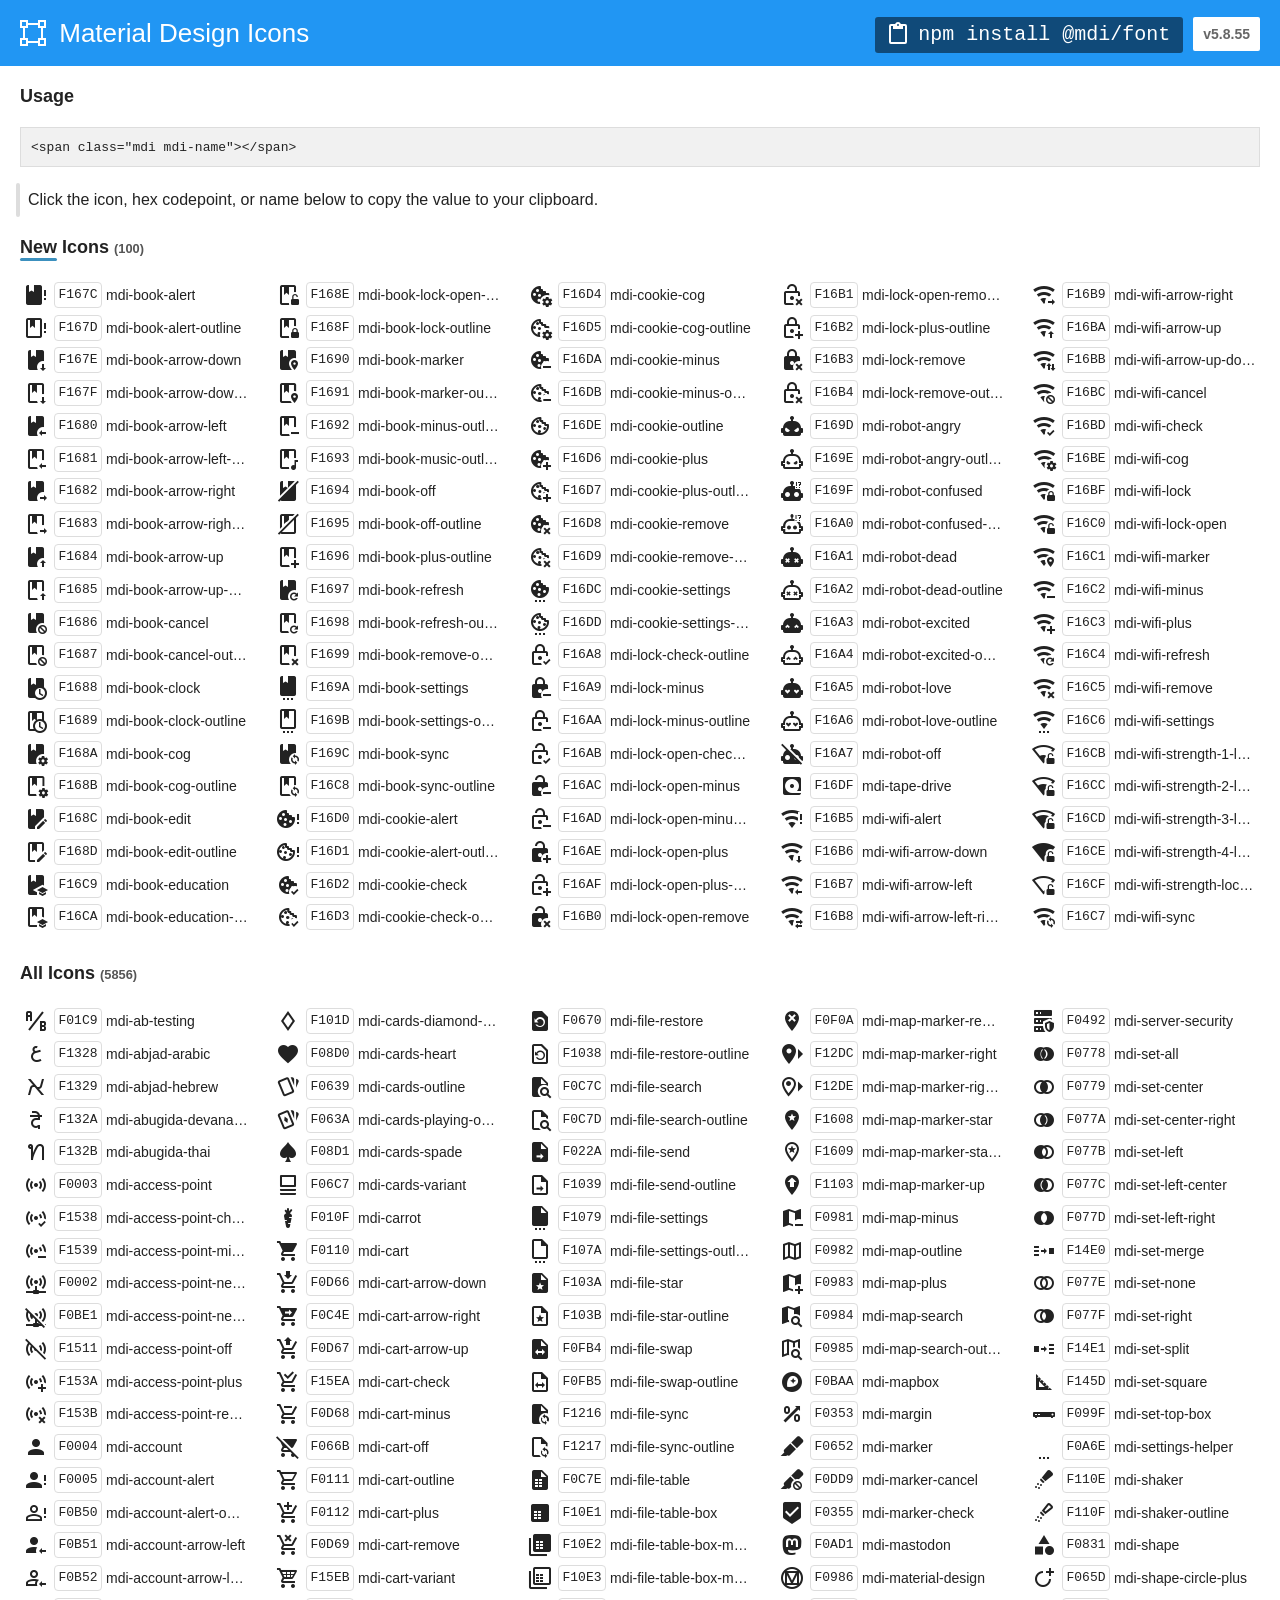
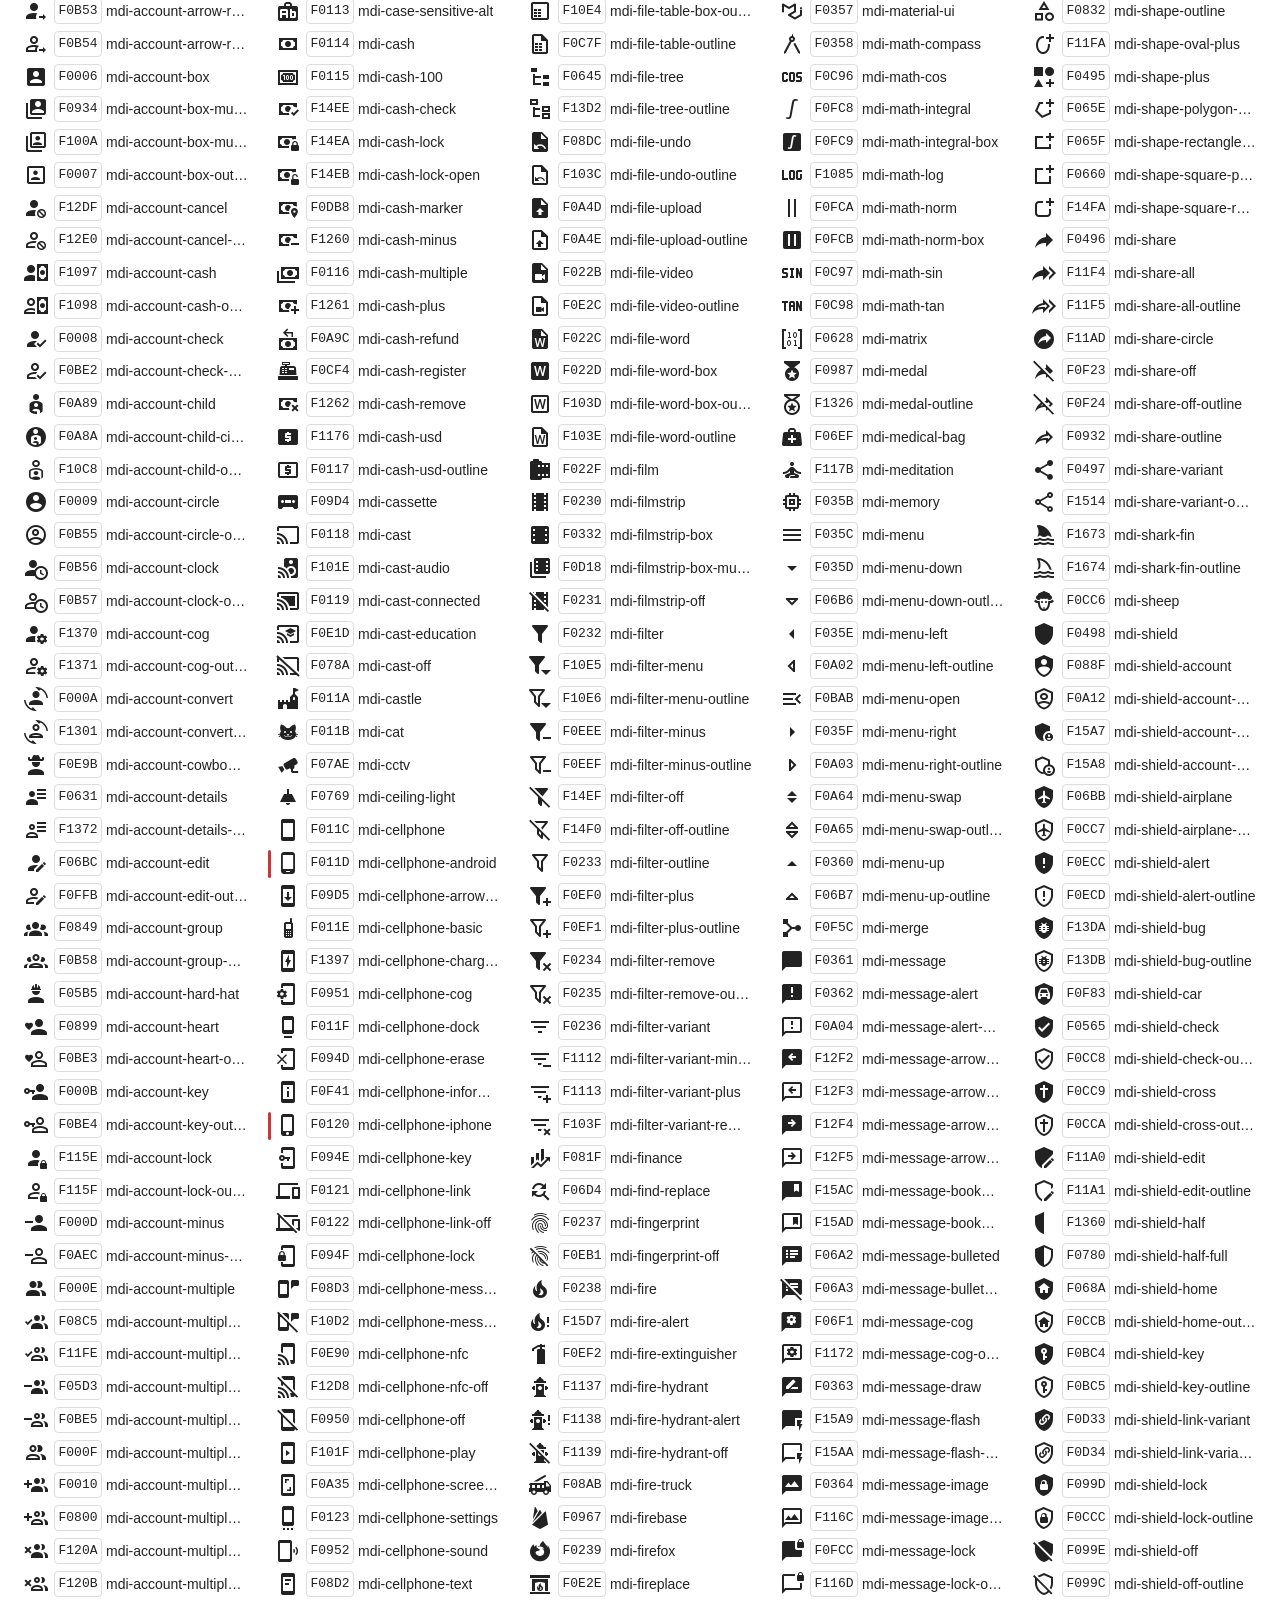
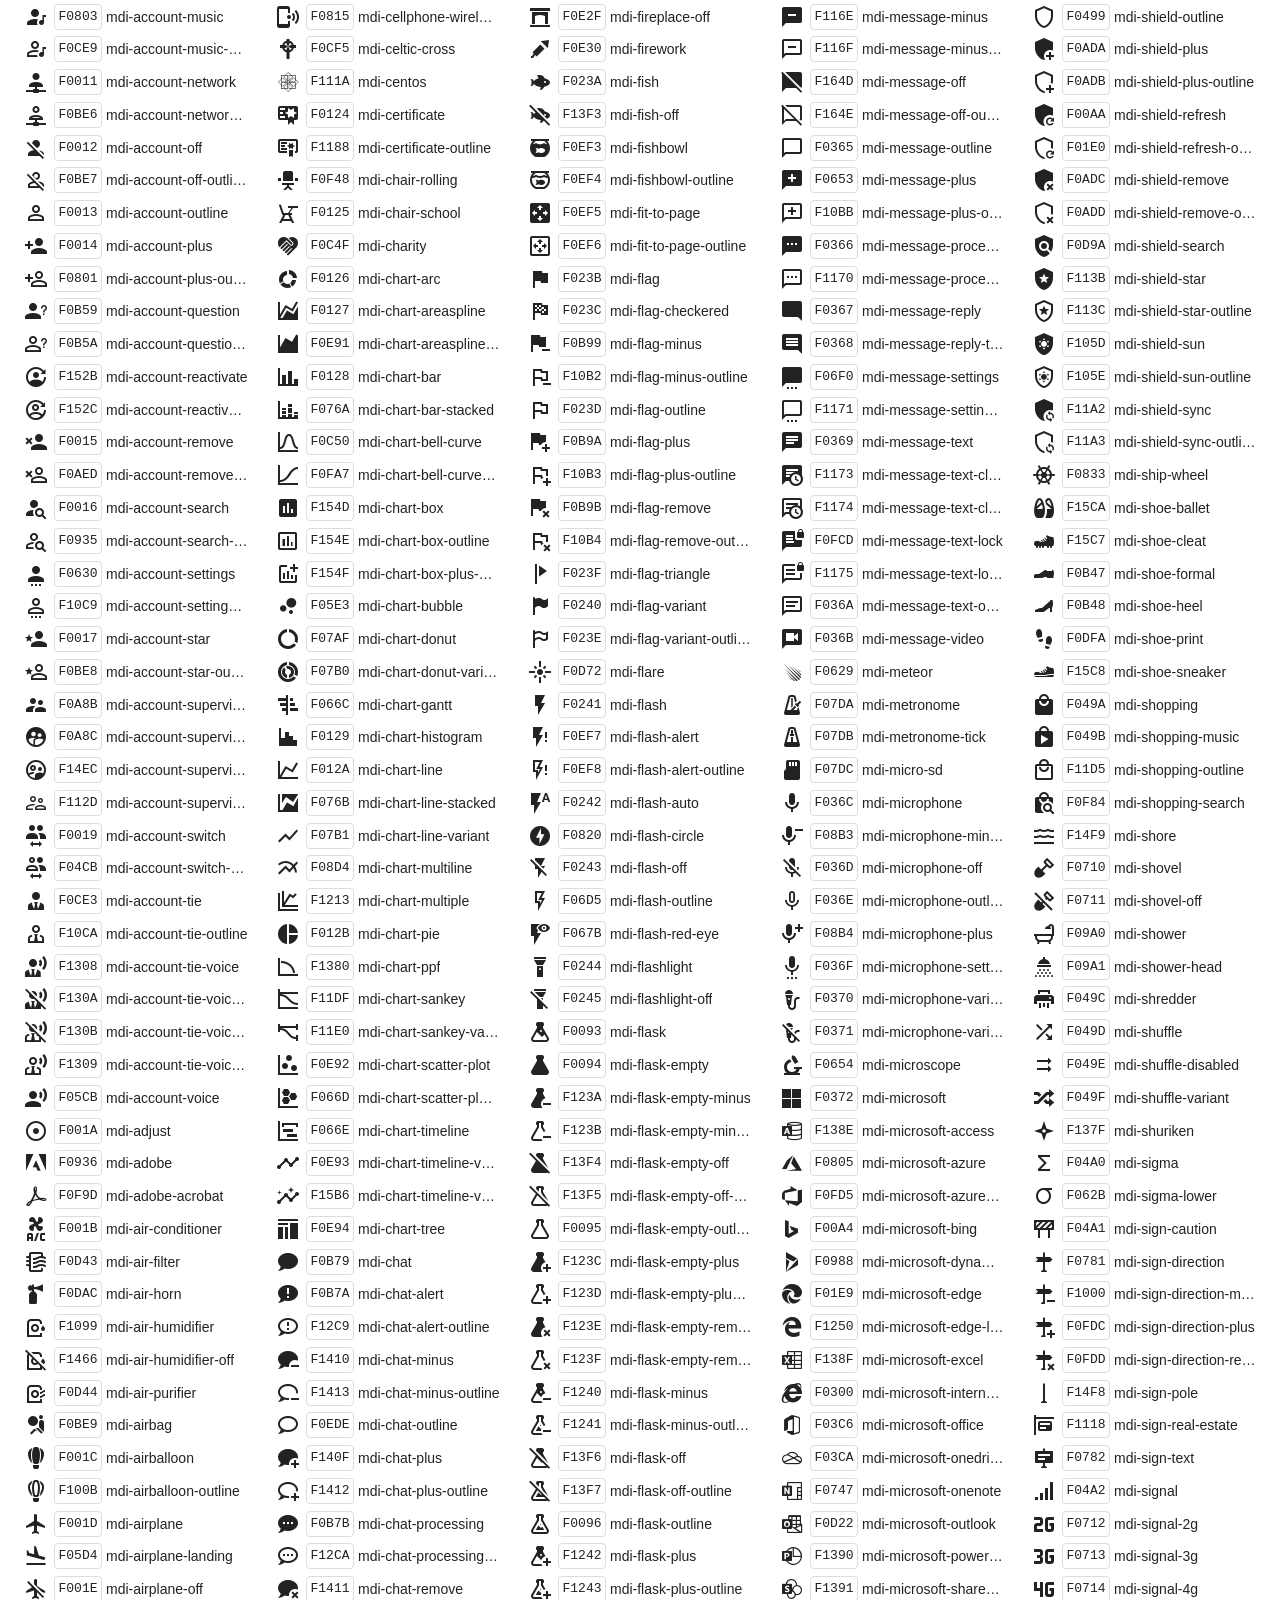
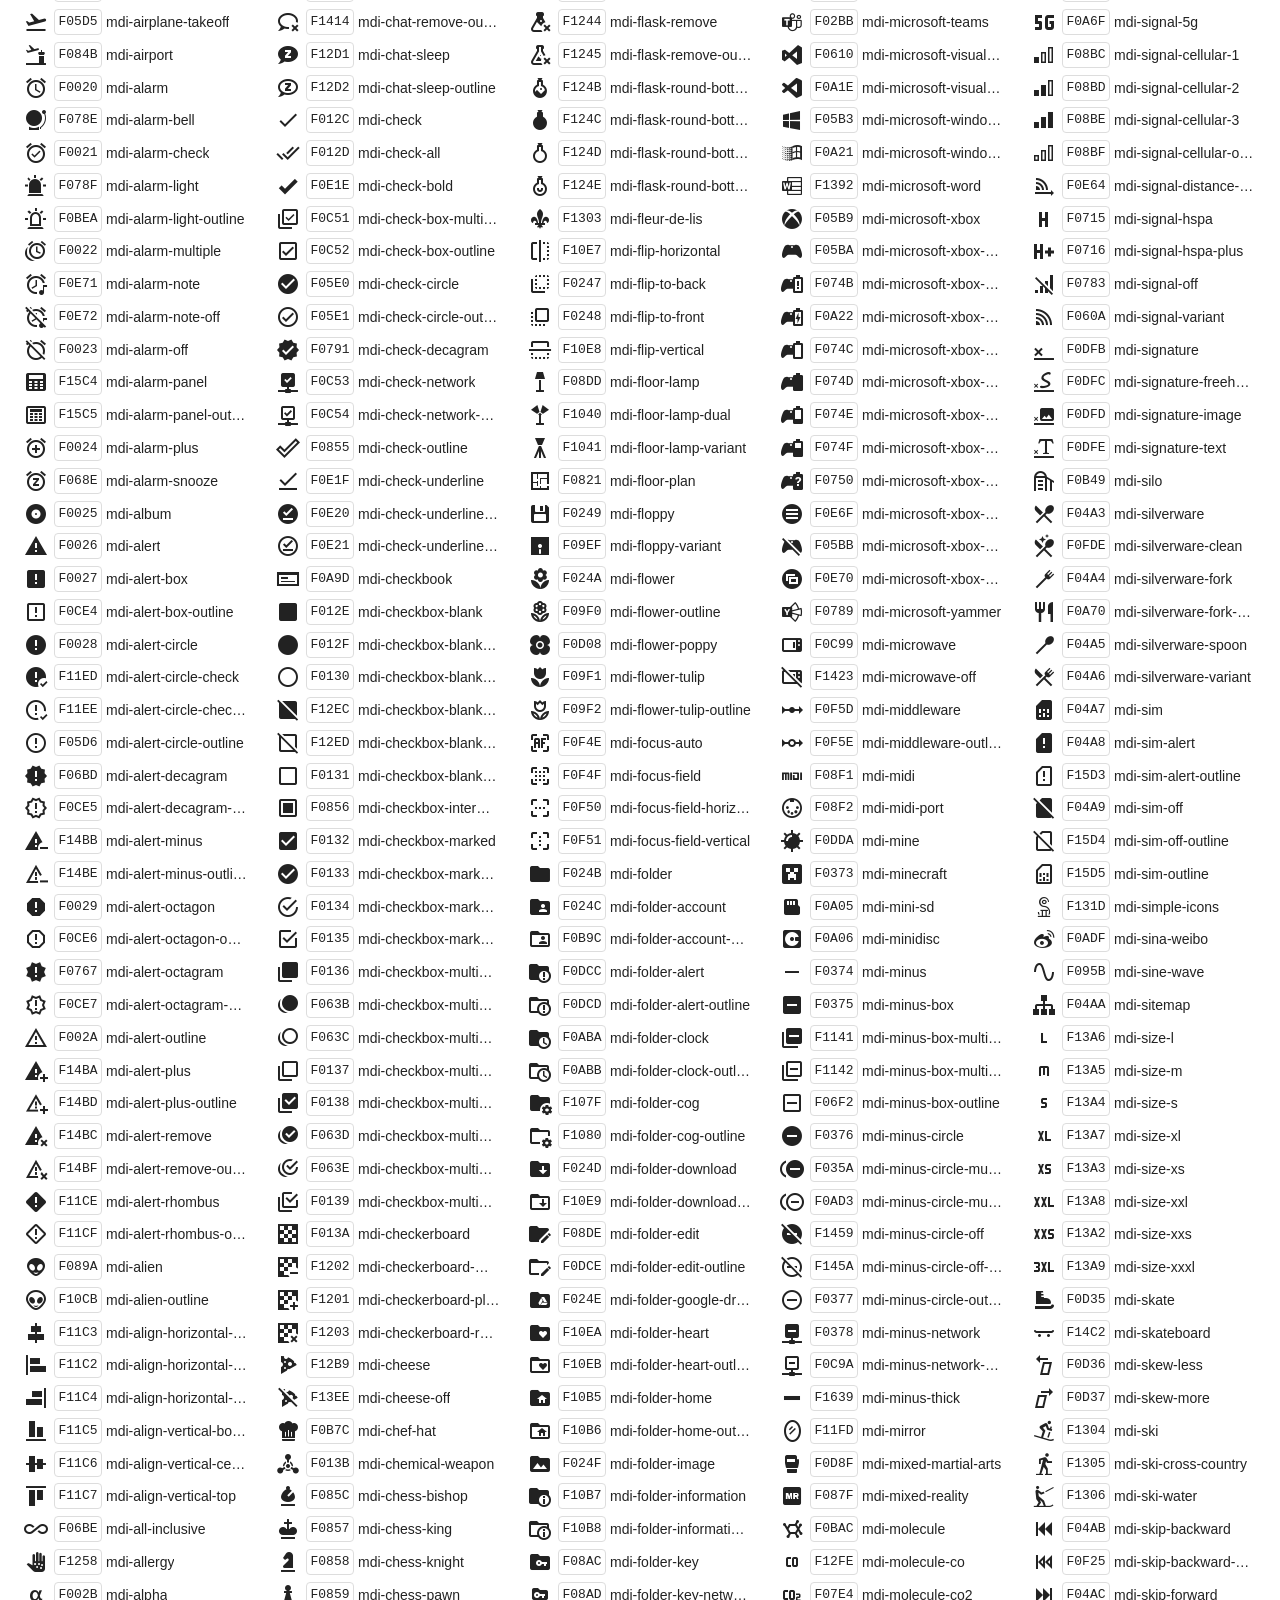
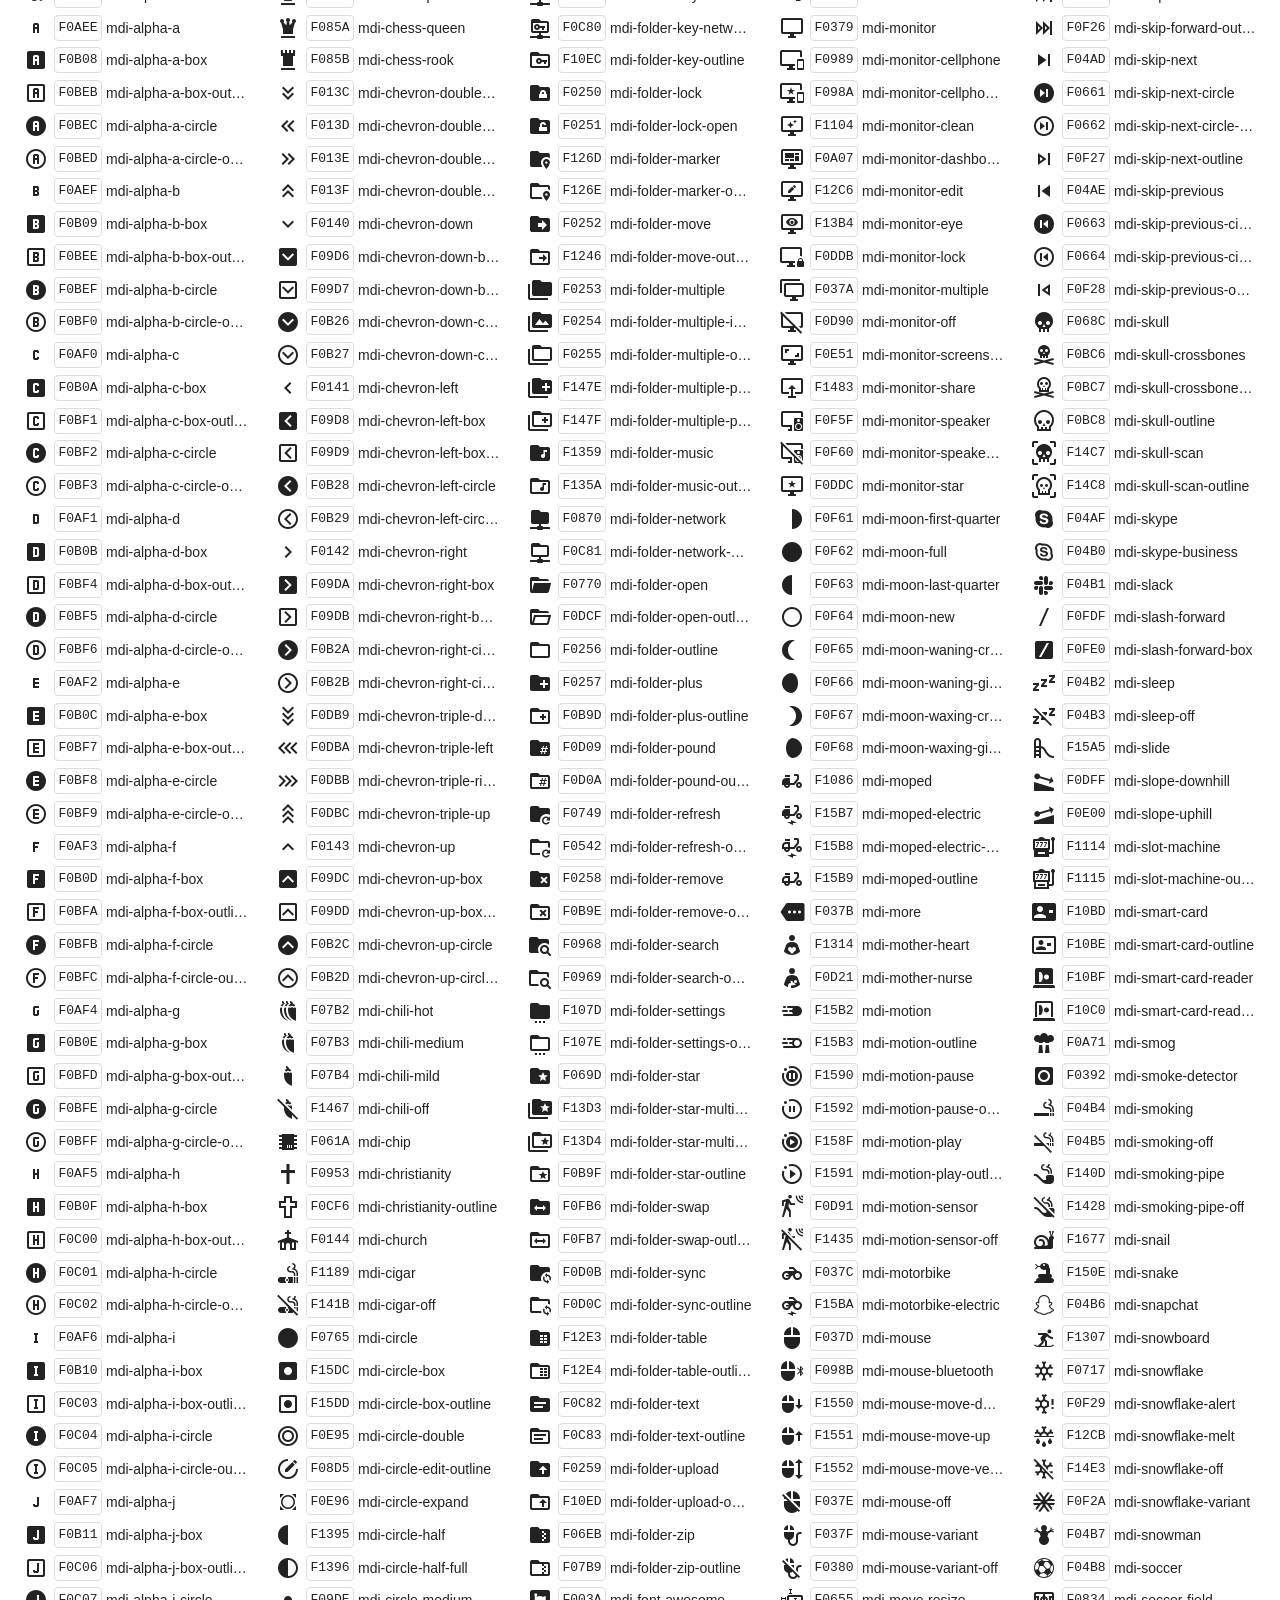
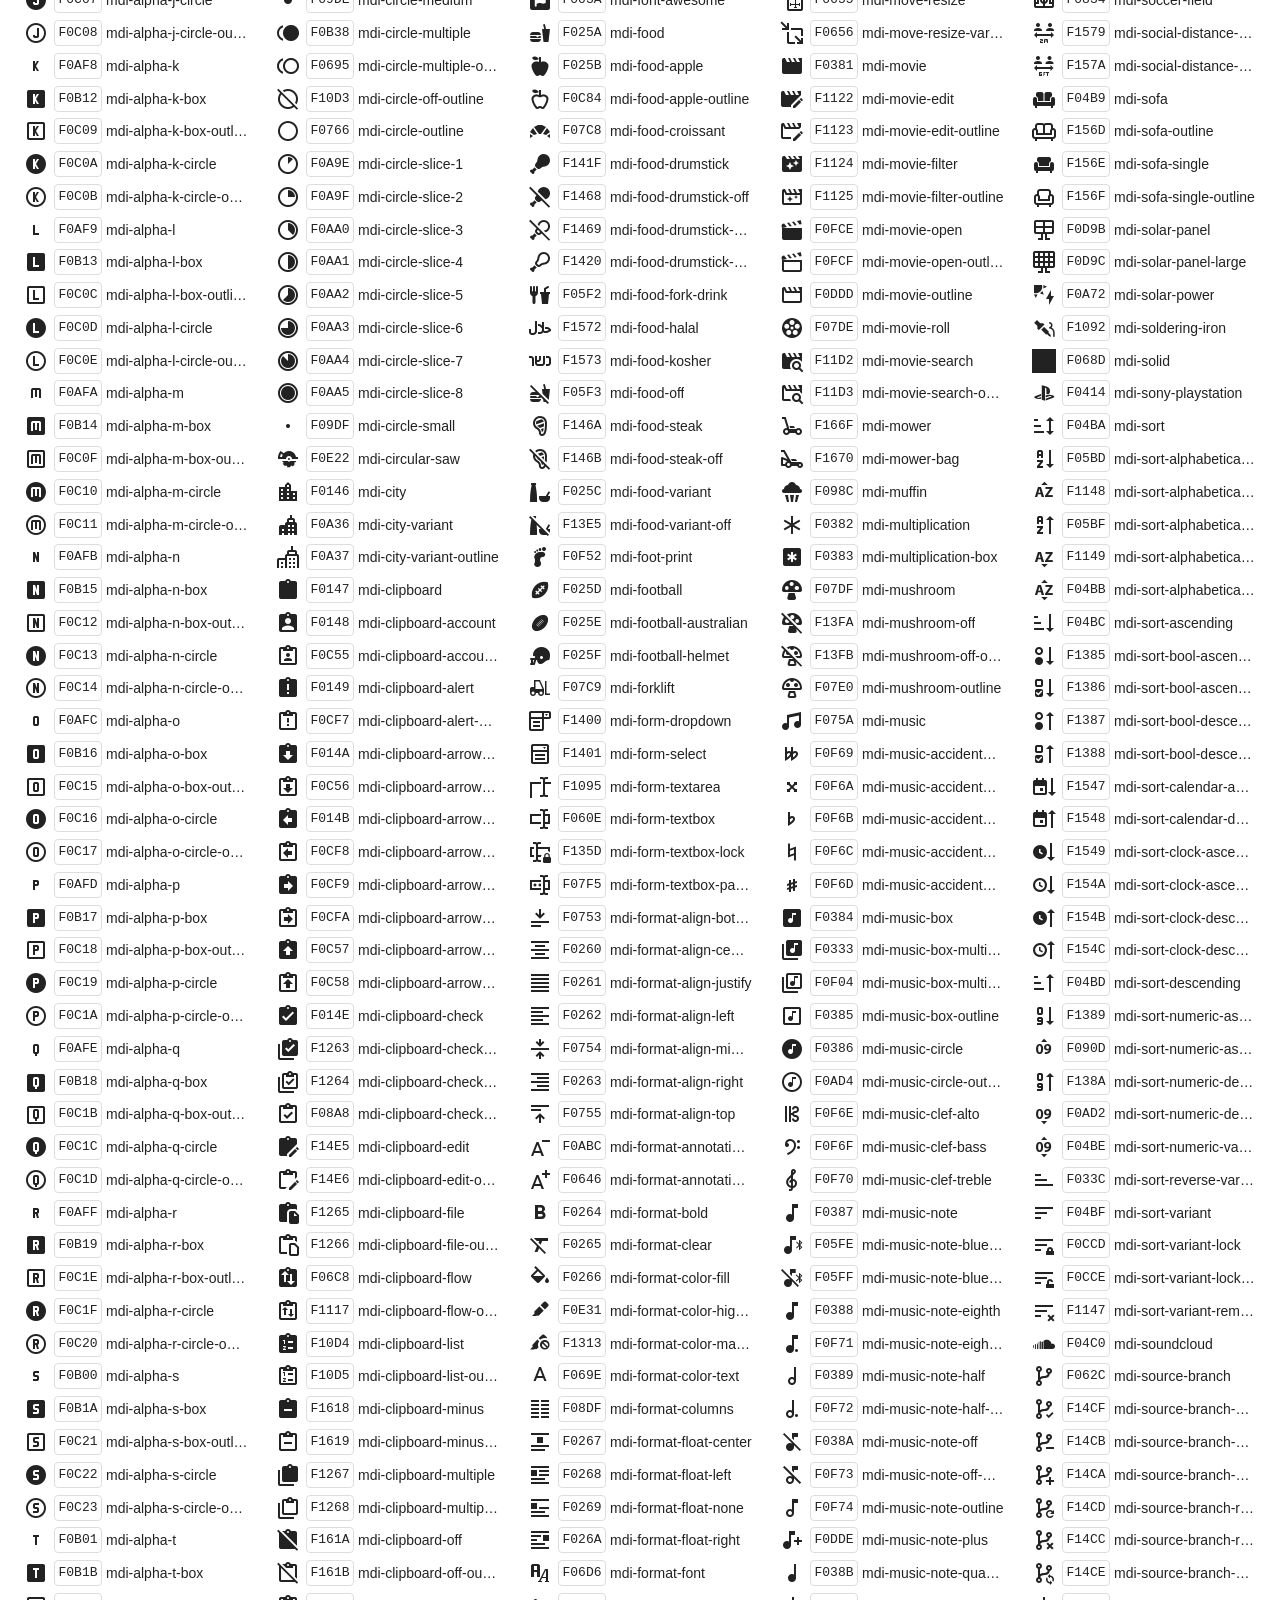
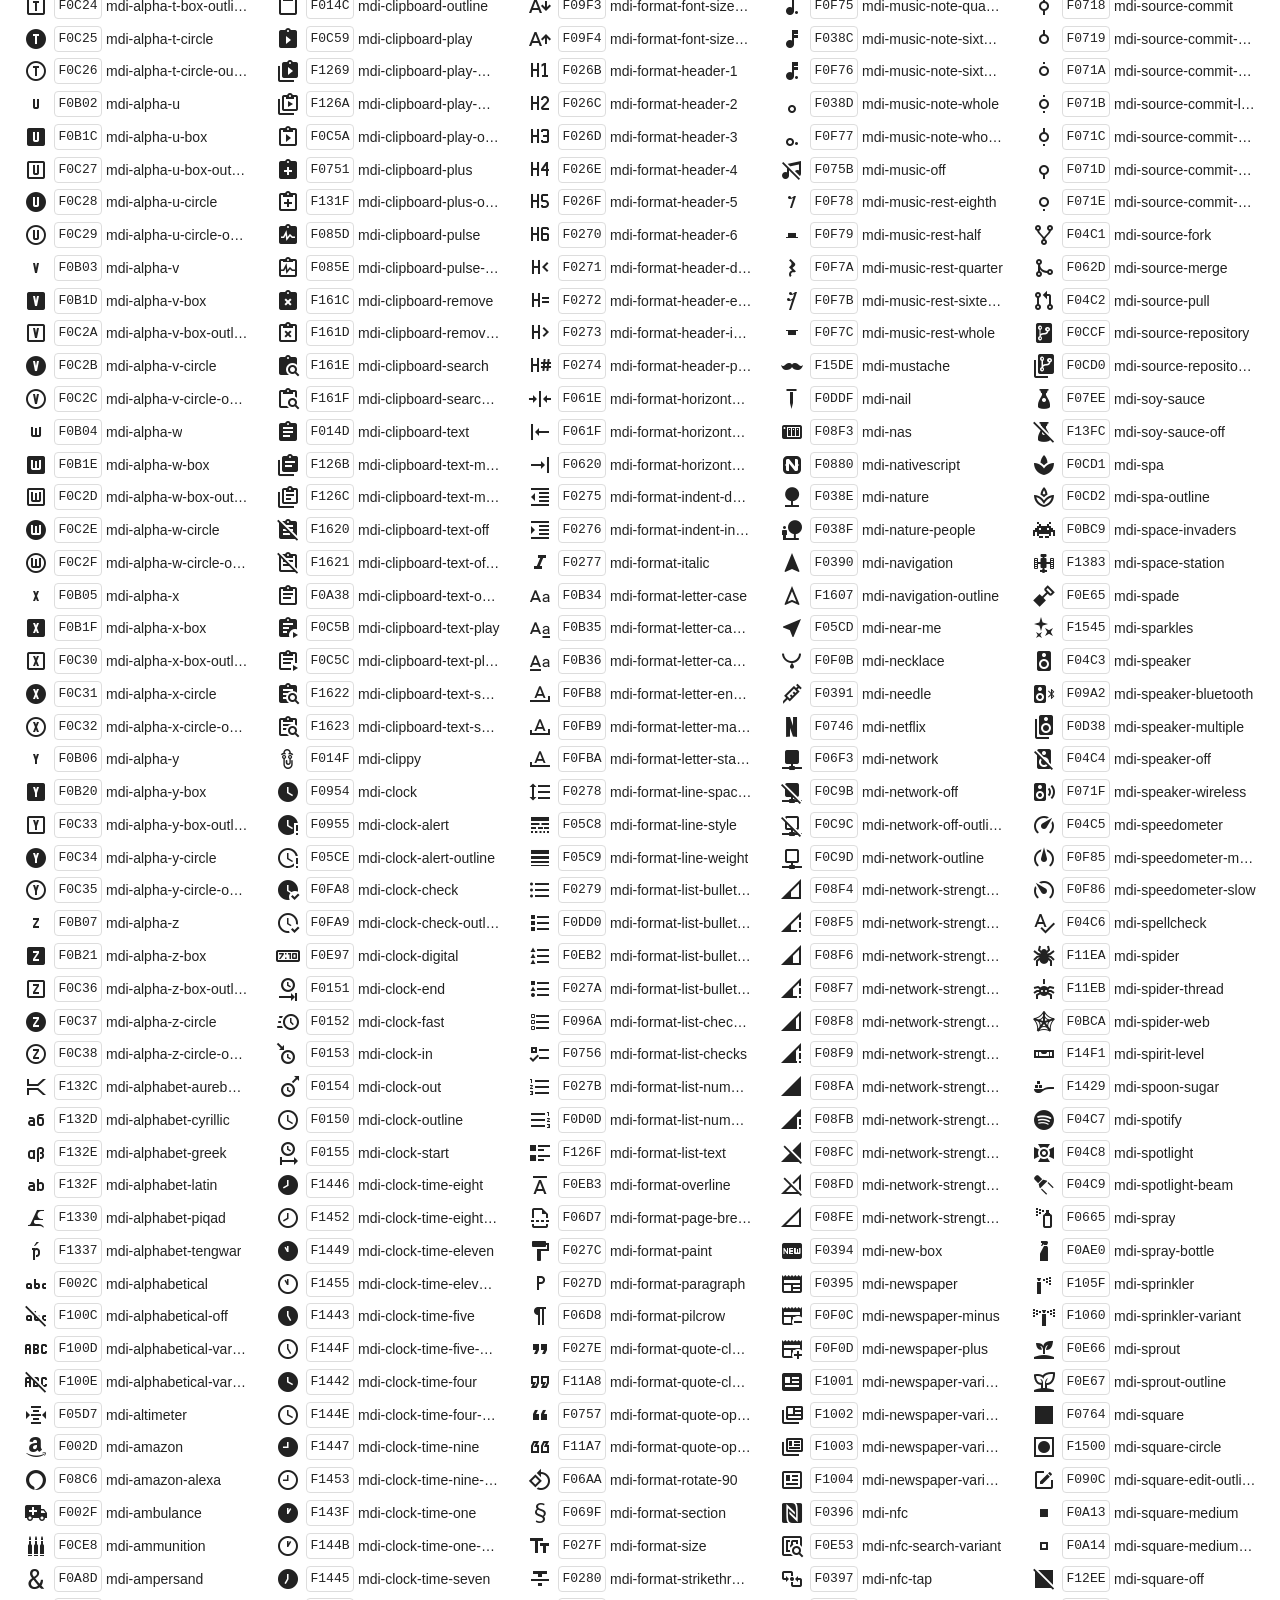
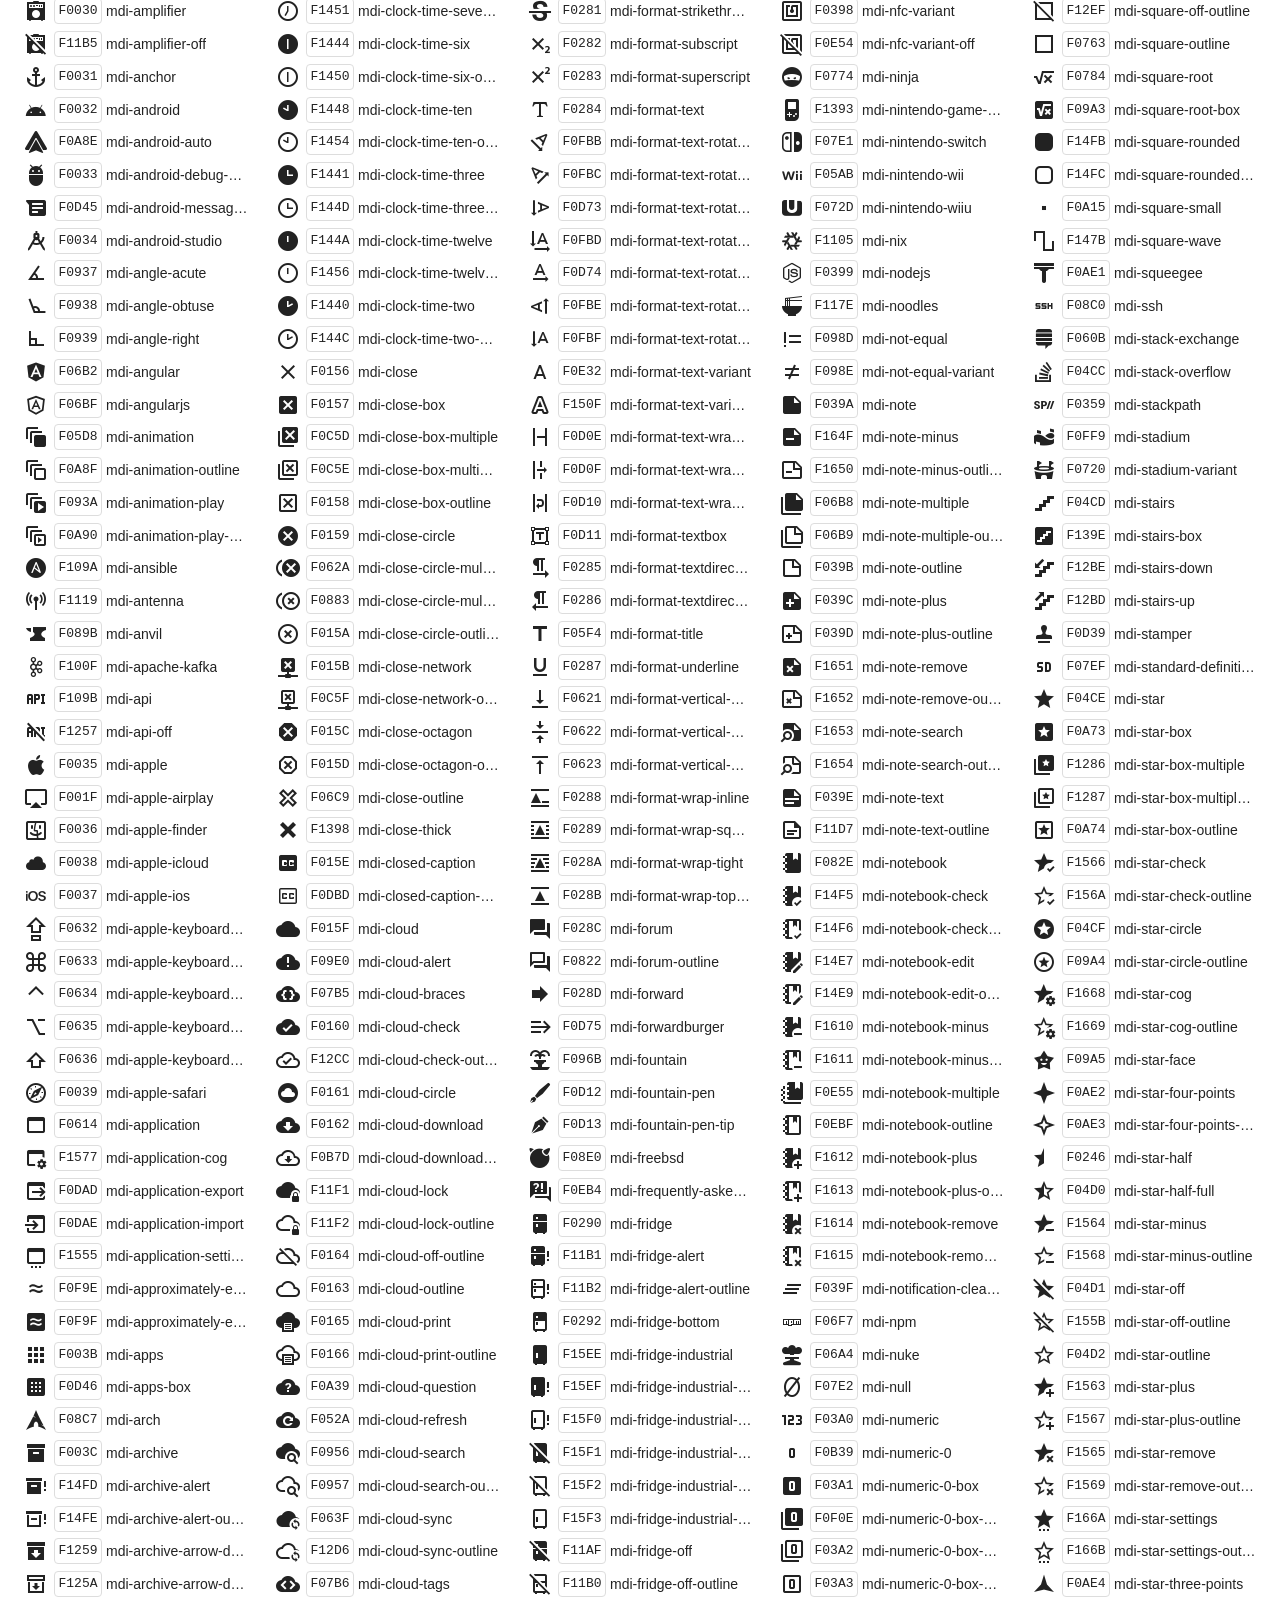
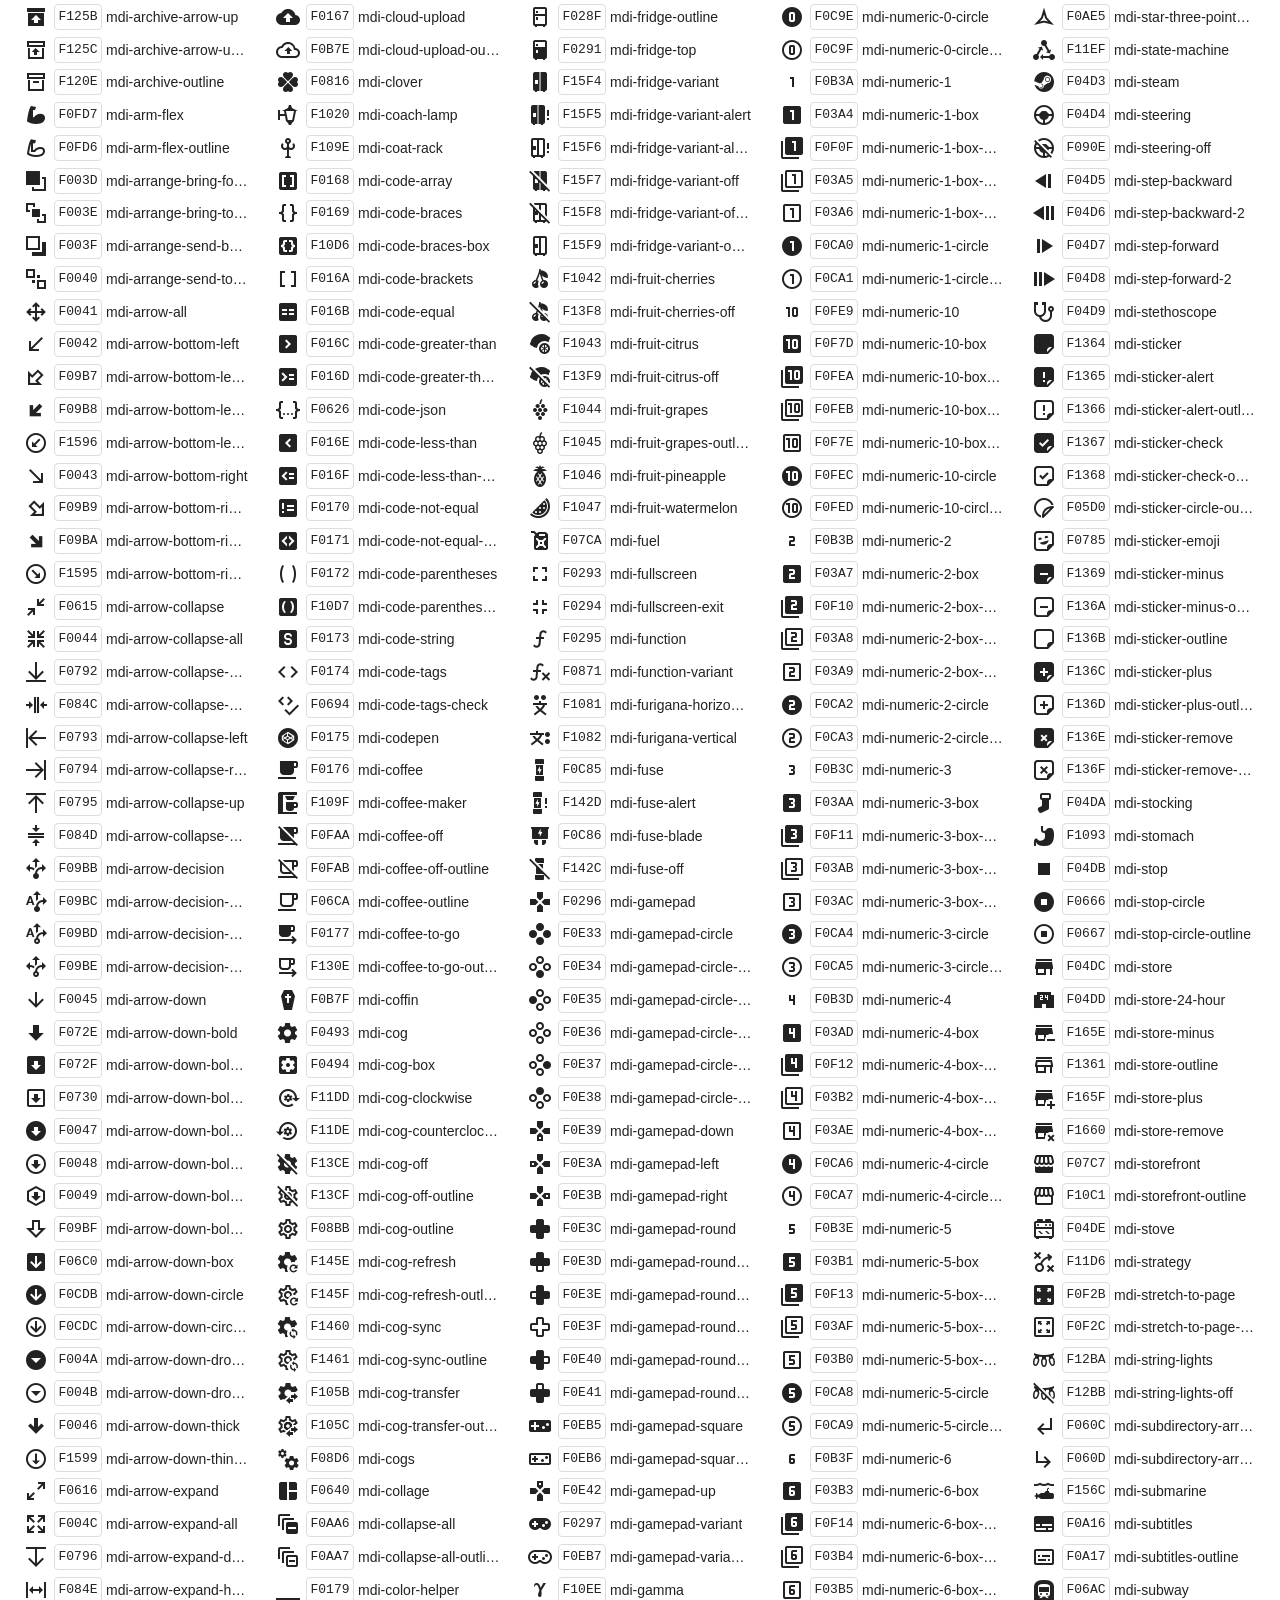
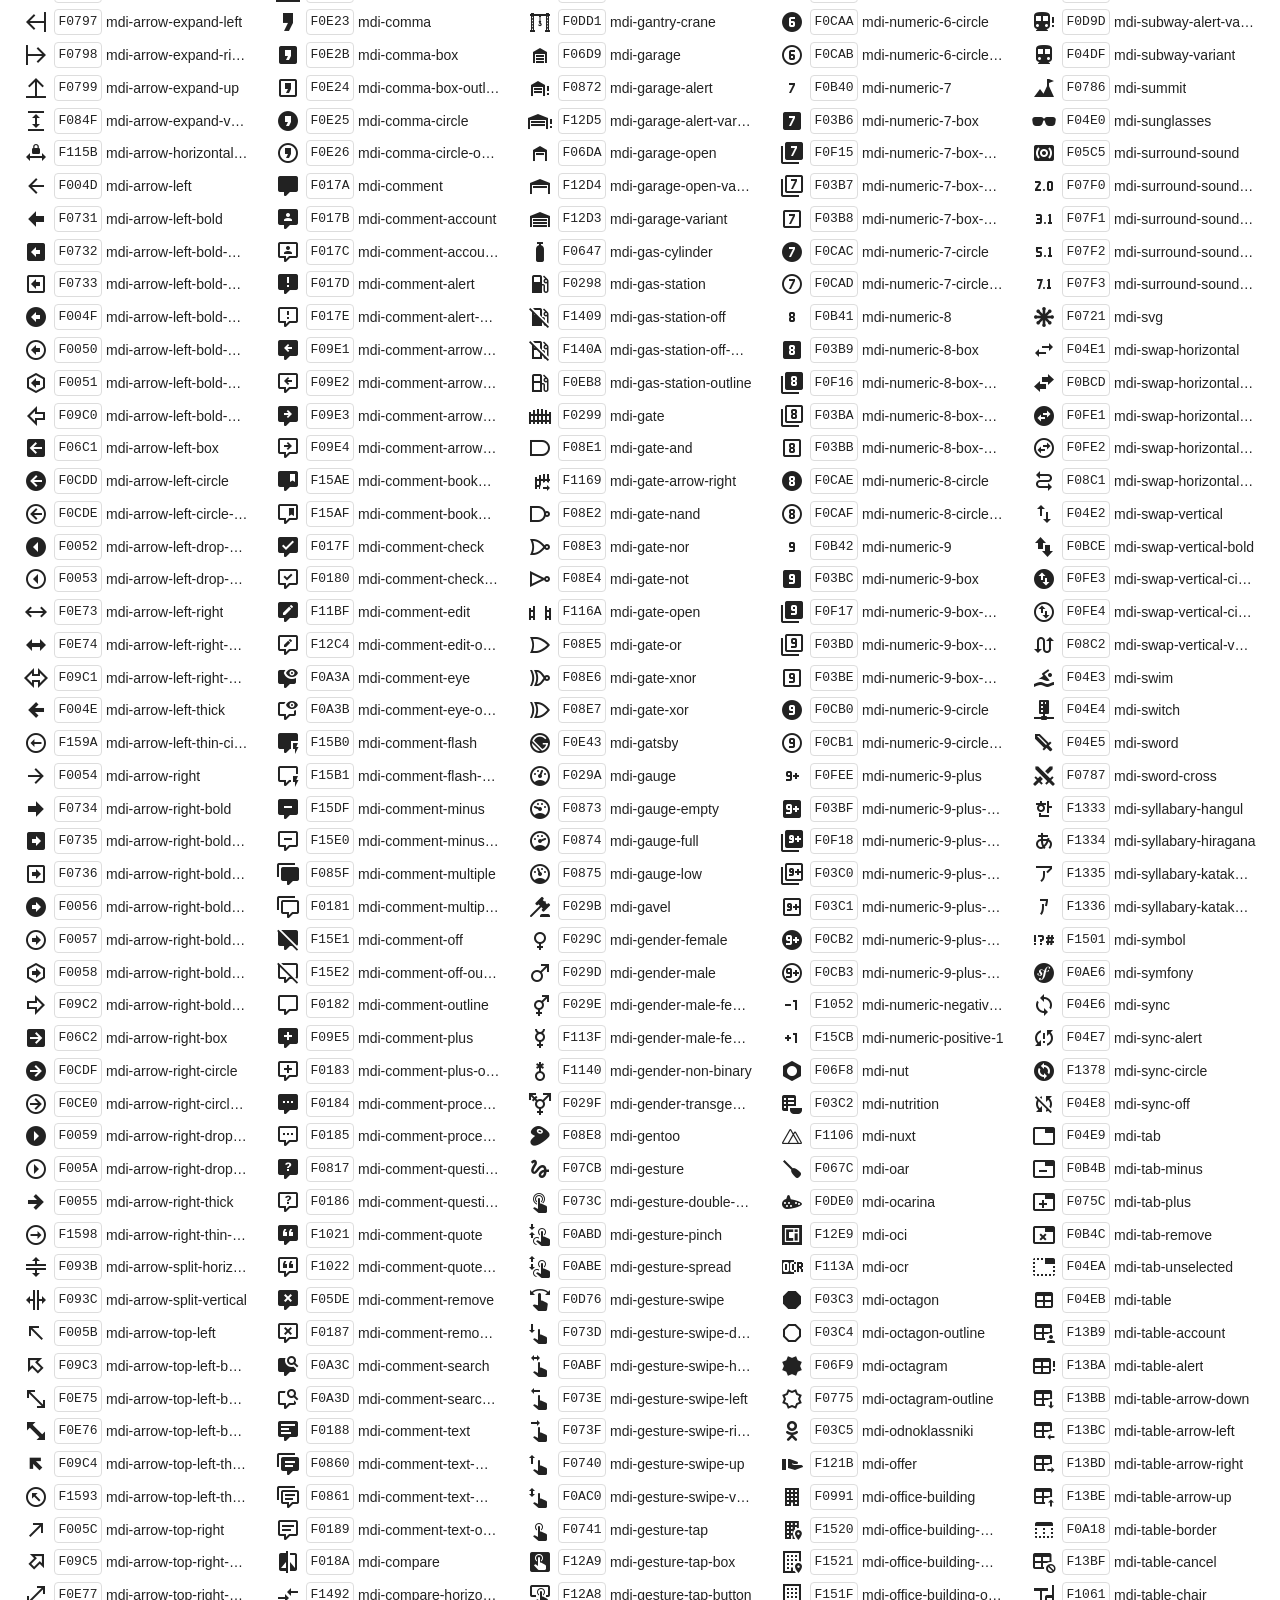
<file: core/app_main/static/app_main/assets/vendor/icons/preview.html>
﻿<!doctype html>
<html lang="en">

<head>
    <meta charset="utf-8" />
    <meta name="google" content="notranslate">
    <title>Material Design Icons</title>
    <style>
        * {
            margin: 0;
            padding: 0;
        }

        body {
            margin: 0;
            padding: 0;
            background: #fff;
            color: #222;
        }

        h1,
        h2,
        h3,
        p,
        div,
        blockquote,
        footer {
            font-family: "Helvetica Neue", Arial, sans-serif;
        }

        h1 {
            padding: 20px 20px 16px 20px;
            font-size: 26px;
            line-height: 26px;
            font-weight: normal;
            color: #FFF;
            background-color: #2196F3;
        }

        h1 svg {
            vertical-align: middle;
            width: 26px;
            height: 26px;
            margin: 0 6px 4px 0;
        }

        h1 svg path {
            fill: #FFF;
        }

        h1 .version {
            font-size: 14px;
            background: #FFF;
            padding: 4px 10px;
            float: right;
            border-radius: 2px;
            margin: -3px 0 0 0;
            color: #666;
            font-weight: bold;
        }

        h1 .version::before {
            content: 'v';
        }

        h1 code {
            font-size: 20px;
            background: rgba(0, 0, 0, 0.5);
            padding: 4px 12px;
            border-radius: 3px;
            float: right;
            margin: -3px 10px 0 0;
            border: 1px solid transparent;
            cursor: pointer;
        }

        h1 code:hover {
            border: 1px solid #FFF;
        }

        h1 code svg {
            width: 24px;
            height: 24px;
            margin: -1px -4px 0 -2px
        }

        h2 {
            font-size: 18px;
            padding: 20px;
        }

        h2 small {
            color: #555;
            font-size: 0.8rem;
        }

        h2 small::before {
            content: '(';
        }

        h2 small::after {
            content: ')';
        }

        h2 span {
            position: relative;
        }

        h2.newicons span::before {
            position: absolute;
            content: ' ';
            width: 100%;
            height: 0.2rem;
            bottom: -0.25rem;
            background: #3C90BE;
            border-radius: 0.1rem;
        }

        h2.deprecatedicons span::before {
            position: absolute;
            content: ' ';
            width: 100%;
            height: 0.2rem;
            bottom: -0.25rem;
            background: #BE3C3C;
            border-radius: 0.1rem;
        }

        h3 {
            font-size: 14px;
            padding: 10px 20px 0 20px;
            font-weight: bold;
        }

        p {
            padding: 10px 20px;
        }

        p code {
            display: inline-block;
            vertical-align: middle;
            background: #F1F1F1;
            padding: 3px 5px;
            border-radius: 3px;
            border: 1px solid #DDD;
        }

        p i.mdi {
            vertical-align: middle;
            border-radius: 4px;
            display: inline-block;
        }

        p i.mdi.dark-demo {
            background: #333;
        }

        p.note {
            color: #999;
            font-size: 14px;
            padding: 0 20px 5px 20px;
        }

        p.deprecated {
            margin: -0.5rem 0 0.25rem 0;
        }

        p.extras {
            margin-top: -0.5rem;
        }

        div.icons {
            padding: 0 20px 10px 20px;
            -webkit-column-count: 5;
            -moz-column-count: 5;
            column-count: 5;
            -webkit-column-gap: 20px;
            -moz-column-gap: 20px;
            column-gap: 20px;
        }

        div.icons div {
            line-height: 2em;
        }

        div.icons div span {
            cursor: pointer;
            font-size: 14px;
            text-overflow: ellipsis;
            display: inline-block;
            max-width: calc(100% - 90px);
            overflow: hidden;
            vertical-align: middle;
            white-space: nowrap;
        }

        div.icons div code:hover,
        div.icons div span:hover,
        div.icons div i:hover {
            color: #3c90be;
        }

        div.icons div code:hover {
            border-color: #3c90be;
        }

        div.icons div code {
            border: 1px solid #DDD;
            width: 46px;
            margin-left: 2px;
            margin-right: 4px;
            border-radius: 4px;
            display: inline-block;
            vertical-align: middle;
            text-align: center;
            line-height: 24px;
            cursor: pointer;
        }

        div.icons div i {
            display: inline-block;
            width: 32px;
            height: 24px;
            text-align: center;
            vertical-align: middle;
            cursor: pointer;
            line-height: 24px;
        }

        div.icons .mdi::before {
            font-size: 24px;
        }

        div.icons div.new::before {
            content: ' ';
            width: 0.2rem;
            height: 1.75rem;
            position: absolute;
            margin-top: 0.25rem;
            margin-left: -0.25rem;
            background: #3C90BE;
            border-radius: 0.1rem;
        }

        div.icons div.deprecated::before {
            content: ' ';
            width: 0.2rem;
            height: 1.75rem;
            position: absolute;
            margin-top: 0.25rem;
            margin-left: -0.25rem;
            background: #BE3C3C;
            border-radius: 0.1rem;
        }

        pre {
            margin: 0 20px;
            font-family: Consolas, monospace;
            padding: 10px;
            border: 1px solid #DDD;
            background: #F1F1F1;
        }

        blockquote {
            position: relative;
            margin: 1rem 1rem 0 1rem;
            padding: 0.5rem 0.5rem 0.5rem 0.75rem;
        }

        blockquote.note::before {
            content: ' ';
            width: 0.25rem;
            height: 100%;
            background: #DDD;
            position: absolute;
            border-radius: 0.25rem;
            top: 0;
            left: 0;
        }

        blockquote.deprecated::before {
            content: ' ';
            width: 0.25rem;
            height: 100%;
            background: #BE3C3C;
            position: absolute;
            border-radius: 0.25rem;
            top: 0;
            left: 0;
        }

        div.copied {
            position: fixed;
            top: 100px;
            left: 50%;
            width: 200px;
            text-align: center;
            color: #3c763d;
            background-color: #dff0d8;
            border: 1px solid #d6e9c6;
            padding: 10px 15px;
            border-radius: 4px;
            margin-left: -100px;
            box-shadow: 0 0 10px rgba(0, 0, 0, 0.2);
        }

        div.examples {
            display: flex;
            flex-wrap: wrap;
            margin: 0.5rem 1.25rem;
        }

        div.examples > div {
            display: flex;
            margin-right: 0.5rem;
            margin-bottom: 0.5rem;
        }

        div.examples > div > div:first-child {
            display: flex;
            padding: 0.5rem;
            border-radius: 0.25rem;
            box-shadow: 0 0 0.25rem rgba(0, 0, 0, 0.4);
            background: #FFF;
            z-index: 1;
            align-items: center;
            justify-content: center;
        }

        div.examples > div > div:first-child + div {
            display: flex;
            margin-left: -0.25rem;
            padding: 0.5rem 0.75rem 0.5rem 1rem;
            background: #222;
            border-radius: 0 0.25rem 0.25rem 0;
        }

        div.examples > div > div:first-child + div > code {
            color: #FFF;
            align-self: center;
        }

        div.examples > div > div.dark:first-child {
            background: #444;
        }

        div.examples i {
            display: flex;
        }

        div.examples-size > div > div:first-child {
            min-width: 3rem;
        }

        footer {
            display: flex;
            padding: 20px;
            color: #666;
            border-top: 1px solid #DDD;
            background: #F1F1F1;
        }

        footer > div:first-child {
            flex: 1;
        }

        footer > div:last-child {
            text-align: right;
        }

        footer a {
            color: #e91e63;
            text-decoration: none;
        }

        footer a:hover {
            text-decoration: underline;
        }
    </style>
    <link href="css/materialdesignicons.min.css" media="all" rel="stylesheet" type="text/css" />
</head>

<body>
    <h1>
        <svg>
            <path d="M0,0H8V3H18V0H26V8H23V18H26V26H18V23H8V21H18V18H21V8H18V5H8V8H5V18H8V26H0V18H3V8H0V0M2,2V6H6V2H2M2,20V24H6V20H2M20,2V6H24V2H20M20,20V24H24V20H20Z"></path>
        </svg>
        Material Design Icons
        <span class="version">5.8.55</span>
        <code id="npm" title="Copy to Clipboard">
            <svg viewBox="0 0 24 24">
                <path d="M19,20H5V4H7V7H17V4H19M12,2A1,1 0 0,1 13,3A1,1 0 0,1 12,4A1,1 0 0,1 11,3A1,1 0 0,1 12,2M19,2H14.82C14.4,0.84 13.3,0 12,0C10.7,0 9.6,0.84 9.18,2H5A2,2 0 0,0 3,4V20A2,2 0 0,0 5,22H19A2,2 0 0,0 21,20V4A2,2 0 0,0 19,2Z" />
            </svg>
            npm install @mdi/font
        </code>
    </h1>

    <h2 class="usage">Usage</h2>
    <pre><code>&lt;span class=&quot;mdi mdi-<span id="name">name</span>&quot;&gt;&lt;/span&gt;</code></pre>

    <blockquote class="note">
        Click the icon, hex codepoint, or name below to copy the value to your clipboard.
    </blockquote>

    <h2 class="newicons"><span>New</span> Icons <small id="newIconsCount">-</small></h2>
    <div class="icons" id="newIcons"></div>

    <h2 class="icons">All Icons <small id="iconsCount">-</small></h2>
    <div class="icons" id="icons"></div>

    <h2 class="deprecatedicons"><span>Deprecated</span> Icons <small id="deprecatedIconsCount">-</small></h2>
    <p class="deprecated" id="deprecated">
        Deprecated icons will be removed in a future major release.
    </p>
    <div class="icons" id="deprecatedIcons"></div>

    <h2 class="extras">Extras</h2>

    <p class="extras">The helper CSS classes are listed below.</p>

    <section>
        <h3>Size</h3>

        <div class="examples examples-size">
            <div>
                <div>
                    <i class="mdi mdi-18px mdi-account"></i>
                </div>
                <div>
                    <code>mdi-18px</code>
                </div>
            </div>
            <div>
                <div>
                    <i class="mdi mdi-24px mdi-account"></i>
                </div>
                <div>
                    <code>mdi-24px</code>
                </div>
            </div>
            <div>
                <div>
                    <i class="mdi mdi-36px mdi-account"></i>
                </div>
                <div>
                    <code>mdi-36px</code>
                </div>
            </div>
            <div>
                <div>
                    <i class="mdi mdi-48px mdi-account"></i>
                </div>
                <div>
                    <code>mdi-48px</code>
                </div>
            </div>
        </div>
    </section>

    <h3>Rotate</h3>

    <div class="examples">
        <div>
            <div>
                <i class="mdi mdi-36px mdi-account"></i>
            </div>
        </div>
        <div>
            <div>
                <i class="mdi mdi-36px mdi-rotate-45 mdi-account"></i>
            </div>
            <div>
                <code>mdi-rotate-45</code> 
            </div>
        </div>
        <div>
            <div>
                <i class="mdi mdi-36px mdi-rotate-90 mdi-account"></i>
            </div>
            <div>
                <code>mdi-rotate-90</code>
            </div>
        </div>
        <div>
            <div>
                <i class="mdi mdi-36px mdi-rotate-135 mdi-account"></i>
            </div>
            <div>
                <code>mdi-rotate-135</code>
            </div>
        </div>
        <div>
            <div>
                <i class="mdi mdi-36px mdi-rotate-180 mdi-account"></i>
            </div>
            <div>
                <code>mdi-rotate-180</code>
            </div>
        </div>
        <div>
            <div>
                <i class="mdi mdi-36px mdi-rotate-225 mdi-account"></i>
            </div>
            <div>
                <code>mdi-rotate-225</code>
            </div>
        </div>
        <div>
            <div>
                <i class="mdi mdi-36px mdi-rotate-270 mdi-account"></i>
            </div>
            <div>
                <code>mdi-rotate-270</code>
            </div>
        </div>
        <div>
            <div>
                <i class="mdi mdi-36px mdi-rotate-315 mdi-account"></i>
            </div>
            <div>
                <code>mdi-rotate-315</code> 
            </div>
        </div>
    </div>

    <h3>Flip</h3>

    <div class="examples">
        <div>
            <div>
                <i class="mdi mdi-36px mdi-account-alert"></i>
            </div>
        </div>
        <div>
            <div>
                <i class="mdi mdi-36px mdi-flip-h mdi-account-alert"></i>
            </div>
            <div>
                <code>mdi-flip-h</code> 
            </div>
        </div>
        <div>
            <div>
                <i class="mdi mdi-36px mdi-flip-v mdi-account-alert"></i>
            </div>
            <div>
                <code>mdi-flip-v</code> 
            </div>
        </div>
    </div>

    <p class="note"><strong>Note:</strong> We do not include the ability to use <code>mdi-flip-*</code> and
        <code>mdi-rotate-*</code> at the same time.</p>

    <h3>Spin</h3>

    <div class="examples">
        <div>
            <div>
                <i class="mdi mdi-36px mdi-spin mdi-loading"></i>
            </div>
            <div>
                <code>mdi-spin</code>
            </div>
        </div>
        <div>
            <div>
                <i class="mdi mdi-36px mdi-spin mdi-star"></i>
            </div>
            <div>
                <code>mdi-spin</code>
            </div>
        </div>
    </div>

    <h3>Color</h3>

    <div class="examples">
        <div>
            <div class="dark">
                <i class="mdi mdi-36px mdi-light mdi-account dark-demo"></i>
            </div>
            <div>
                <code>mdi-light</code>
            </div>
        </div>
        <div>
            <div class="dark">
                <i class="mdi mdi-36px mdi-light mdi-inactive mdi-account dark-demo"></i>
            </div>
            <div>
                <code>mdi-light mdi-inactive</code>
            </div>
        </div>
        <div>
            <div>
                <i class="mdi mdi-36px mdi-dark mdi-account"></i>
            </div>
            <div>
                <code>mdi-dark</code>
            </div>
        </div>
        <div>
            <div>
                <i class="mdi mdi-36px mdi-dark mdi-inactive mdi-account"></i>
            </div>
            <div>
                <code>mdi-dark mdi-inactive</code> 
            </div>
        </div>
    </div>

    <footer>
        <div>
            Generated with <a href="https://npmjs.com/package/@mdi/font-build">@mdi/font-build</a>
            by <a href="http://MaterialDesignIcons.com/">MaterialDesignIcons.com</a>.
        </div>
        <div>
            <a href="https://www.npmjs.com/org/mdi" target="_blank">NPM @mdi Organization</a>
        </div>
    </footer>

    <script type="text/javascript">
        function isNew(icon) {
            return icon.version === '5.8.55';
        }
        function isDeprecated(icon) {
            return typeof icon.deprecated == 'undefined'
                ? false
                : icon.deprecated;
        }
        function copyText(text) {
            var copyFrom = document.createElement('textarea');
            copyFrom.setAttribute("style", "position:fixed;opacity:0;top:100px;left:100px;");
            copyFrom.value = text;
            document.body.appendChild(copyFrom);
            copyFrom.select();
            document.execCommand('copy');
            var copied = document.createElement('div');
            copied.setAttribute('class', 'copied');
            copied.appendChild(document.createTextNode('Copied to Clipboard'));
            document.body.appendChild(copied);
            setTimeout(function () {
                document.body.removeChild(copyFrom);
                document.body.removeChild(copied);
            }, 1500);
        };
        function getIconItem(icon, isNewIcon, isDeprecatedIcon) {
            var div = document.createElement('div'),
                i = document.createElement('i');
            i.className = 'mdi mdi-' + icon.name;
            div.appendChild(i);
            var code = document.createElement('code');
            code.appendChild(document.createTextNode(icon.hex));
            div.appendChild(code);
            var span = document.createElement('span');
            span.appendChild(document.createTextNode('mdi-' + icon.name));
            div.appendChild(span);
            span.onclick = function () {
                document.getElementById('name').innerHTML = icon.name;
            };
            i.onmouseup = function () {
                copyText(String.fromCodePoint(parseInt(icon.hex, 16)));
            };
            code.onmouseup = function () {
                copyText(icon.hex);
            };
            span.onmouseup = function () {
                copyText('mdi-' + icon.name);
            };
            if (isNewIcon) {
                div.className = 'new';
            }
            if (isDeprecatedIcon) {
                div.className = 'deprecated';
            }
            return div;
        }
        (function () {
            var iconsCount = 0;
            var newIconsCount = 0;
            var deprecatedIconsCount = 0;
            var icons = [{name:"ab-testing",hex:"F01C9",version:"4.0.96"},{name:"abjad-arabic",hex:"F1328",version:"4.9.95"},{name:"abjad-hebrew",hex:"F1329",version:"4.9.95"},{name:"abugida-devanagari",hex:"F132A",version:"4.9.95"},{name:"abugida-thai",hex:"F132B",version:"4.9.95"},{name:"access-point",hex:"F0003",version:"1.5.54"},{name:"access-point-check",hex:"F1538",version:"5.4.55"},{name:"access-point-minus",hex:"F1539",version:"5.4.55"},{name:"access-point-network",hex:"F0002",version:"1.5.54"},{name:"access-point-network-off",hex:"F0BE1",version:"3.2.89"},{name:"access-point-off",hex:"F1511",version:"5.4.55"},{name:"access-point-plus",hex:"F153A",version:"5.4.55"},{name:"access-point-remove",hex:"F153B",version:"5.4.55"},{name:"account",hex:"F0004",version:"1.5.54"},{name:"account-alert",hex:"F0005",version:"1.5.54"},{name:"account-alert-outline",hex:"F0B50",version:"3.0.39"},{name:"account-arrow-left",hex:"F0B51",version:"3.0.39"},{name:"account-arrow-left-outline",hex:"F0B52",version:"3.0.39"},{name:"account-arrow-right",hex:"F0B53",version:"3.0.39"},{name:"account-arrow-right-outline",hex:"F0B54",version:"3.0.39"},{name:"account-box",hex:"F0006",version:"1.5.54"},{name:"account-box-multiple",hex:"F0934",version:"2.4.85"},{name:"account-box-multiple-outline",hex:"F100A",version:"4.1.95"},{name:"account-box-outline",hex:"F0007",version:"1.5.54"},{name:"account-cancel",hex:"F12DF",version:"4.8.95"},{name:"account-cancel-outline",hex:"F12E0",version:"4.8.95"},{name:"account-cash",hex:"F1097",version:"4.2.95"},{name:"account-cash-outline",hex:"F1098",version:"4.2.95"},{name:"account-check",hex:"F0008",version:"1.5.54"},{name:"account-check-outline",hex:"F0BE2",version:"3.2.89"},{name:"account-child",hex:"F0A89",version:"2.7.94"},{name:"account-child-circle",hex:"F0A8A",version:"2.7.94"},{name:"account-child-outline",hex:"F10C8",version:"4.3.95"},{name:"account-circle",hex:"F0009",version:"1.5.54"},{name:"account-circle-outline",hex:"F0B55",version:"3.0.39"},{name:"account-clock",hex:"F0B56",version:"3.0.39"},{name:"account-clock-outline",hex:"F0B57",version:"3.0.39"},{name:"account-cog",hex:"F1370",version:"4.9.95"},{name:"account-cog-outline",hex:"F1371",version:"4.9.95"},{name:"account-convert",hex:"F000A",version:"1.5.54"},{name:"account-convert-outline",hex:"F1301",version:"4.8.95"},{name:"account-cowboy-hat",hex:"F0E9B",version:"3.7.94"},{name:"account-details",hex:"F0631",version:"1.6.50"},{name:"account-details-outline",hex:"F1372",version:"4.9.95"},{name:"account-edit",hex:"F06BC",version:"1.8.36"},{name:"account-edit-outline",hex:"F0FFB",version:"4.0.96"},{name:"account-group",hex:"F0849",version:"2.1.99"},{name:"account-group-outline",hex:"F0B58",version:"3.0.39"},{name:"account-hard-hat",hex:"F05B5",version:"1.5.54"},{name:"account-heart",hex:"F0899",version:"2.2.43"},{name:"account-heart-outline",hex:"F0BE3",version:"3.2.89"},{name:"account-key",hex:"F000B",version:"1.5.54"},{name:"account-key-outline",hex:"F0BE4",version:"3.2.89"},{name:"account-lock",hex:"F115E",version:"4.4.95"},{name:"account-lock-outline",hex:"F115F",version:"4.4.95"},{name:"account-minus",hex:"F000D",version:"1.5.54"},{name:"account-minus-outline",hex:"F0AEC",version:"2.8.94"},{name:"account-multiple",hex:"F000E",version:"1.5.54"},{name:"account-multiple-check",hex:"F08C5",version:"2.3.50"},{name:"account-multiple-check-outline",hex:"F11FE",version:"4.6.95"},{name:"account-multiple-minus",hex:"F05D3",version:"1.5.54"},{name:"account-multiple-minus-outline",hex:"F0BE5",version:"3.2.89"},{name:"account-multiple-outline",hex:"F000F",version:"1.5.54"},{name:"account-multiple-plus",hex:"F0010",version:"1.5.54"},{name:"account-multiple-plus-outline",hex:"F0800",version:"2.1.19"},{name:"account-multiple-remove",hex:"F120A",version:"4.6.95"},{name:"account-multiple-remove-outline",hex:"F120B",version:"4.6.95"},{name:"account-music",hex:"F0803",version:"2.1.19"},{name:"account-music-outline",hex:"F0CE9",version:"3.3.92"},{name:"account-network",hex:"F0011",version:"1.5.54"},{name:"account-network-outline",hex:"F0BE6",version:"3.2.89"},{name:"account-off",hex:"F0012",version:"1.5.54"},{name:"account-off-outline",hex:"F0BE7",version:"3.2.89"},{name:"account-outline",hex:"F0013",version:"1.5.54"},{name:"account-plus",hex:"F0014",version:"1.5.54"},{name:"account-plus-outline",hex:"F0801",version:"2.1.19"},{name:"account-question",hex:"F0B59",version:"3.0.39"},{name:"account-question-outline",hex:"F0B5A",version:"3.0.39"},{name:"account-reactivate",hex:"F152B",version:"5.4.55"},{name:"account-reactivate-outline",hex:"F152C",version:"5.4.55"},{name:"account-remove",hex:"F0015",version:"1.5.54"},{name:"account-remove-outline",hex:"F0AED",version:"2.8.94"},{name:"account-search",hex:"F0016",version:"1.5.54"},{name:"account-search-outline",hex:"F0935",version:"2.4.85"},{name:"account-settings",hex:"F0630",version:"1.6.50"},{name:"account-settings-outline",hex:"F10C9",version:"4.3.95"},{name:"account-star",hex:"F0017",version:"1.5.54"},{name:"account-star-outline",hex:"F0BE8",version:"3.2.89"},{name:"account-supervisor",hex:"F0A8B",version:"2.7.94"},{name:"account-supervisor-circle",hex:"F0A8C",version:"2.7.94"},{name:"account-supervisor-circle-outline",hex:"F14EC",version:"5.4.55"},{name:"account-supervisor-outline",hex:"F112D",version:"4.4.95"},{name:"account-switch",hex:"F0019",version:"1.5.54"},{name:"account-switch-outline",hex:"F04CB",version:"1.5.54"},{name:"account-tie",hex:"F0CE3",version:"3.3.92"},{name:"account-tie-outline",hex:"F10CA",version:"4.3.95"},{name:"account-tie-voice",hex:"F1308",version:"4.8.95"},{name:"account-tie-voice-off",hex:"F130A",version:"4.8.95"},{name:"account-tie-voice-off-outline",hex:"F130B",version:"4.8.95"},{name:"account-tie-voice-outline",hex:"F1309",version:"4.8.95"},{name:"account-voice",hex:"F05CB",version:"1.5.54"},{name:"adjust",hex:"F001A",version:"1.5.54"},{name:"adobe",hex:"F0936",version:"2.4.85"},{name:"adobe-acrobat",hex:"F0F9D",version:"4.0.96"},{name:"air-conditioner",hex:"F001B",version:"1.5.54"},{name:"air-filter",hex:"F0D43",version:"3.4.93"},{name:"air-horn",hex:"F0DAC",version:"3.5.94"},{name:"air-humidifier",hex:"F1099",version:"4.2.95"},{name:"air-humidifier-off",hex:"F1466",version:"5.2.45"},{name:"air-purifier",hex:"F0D44",version:"3.4.93"},{name:"airbag",hex:"F0BE9",version:"3.2.89"},{name:"airballoon",hex:"F001C",version:"1.5.54"},{name:"airballoon-outline",hex:"F100B",version:"4.1.95"},{name:"airplane",hex:"F001D",version:"1.5.54"},{name:"airplane-landing",hex:"F05D4",version:"1.5.54"},{name:"airplane-off",hex:"F001E",version:"1.5.54"},{name:"airplane-takeoff",hex:"F05D5",version:"1.5.54"},{name:"airport",hex:"F084B",version:"2.1.99"},{name:"alarm",hex:"F0020",version:"1.5.54"},{name:"alarm-bell",hex:"F078E",version:"2.0.46"},{name:"alarm-check",hex:"F0021",version:"1.5.54"},{name:"alarm-light",hex:"F078F",version:"2.0.46"},{name:"alarm-light-outline",hex:"F0BEA",version:"3.2.89"},{name:"alarm-multiple",hex:"F0022",version:"1.5.54"},{name:"alarm-note",hex:"F0E71",version:"3.7.94"},{name:"alarm-note-off",hex:"F0E72",version:"3.7.94"},{name:"alarm-off",hex:"F0023",version:"1.5.54"},{name:"alarm-panel",hex:"F15C4",version:"5.6.55"},{name:"alarm-panel-outline",hex:"F15C5",version:"5.6.55"},{name:"alarm-plus",hex:"F0024",version:"1.5.54"},{name:"alarm-snooze",hex:"F068E",version:"1.7.12"},{name:"album",hex:"F0025",version:"1.5.54"},{name:"alert",hex:"F0026",version:"1.5.54"},{name:"alert-box",hex:"F0027",version:"1.5.54"},{name:"alert-box-outline",hex:"F0CE4",version:"3.3.92"},{name:"alert-circle",hex:"F0028",version:"1.5.54"},{name:"alert-circle-check",hex:"F11ED",version:"4.5.95"},{name:"alert-circle-check-outline",hex:"F11EE",version:"4.5.95"},{name:"alert-circle-outline",hex:"F05D6",version:"1.5.54"},{name:"alert-decagram",hex:"F06BD",version:"1.8.36"},{name:"alert-decagram-outline",hex:"F0CE5",version:"3.3.92"},{name:"alert-minus",hex:"F14BB",version:"5.3.45"},{name:"alert-minus-outline",hex:"F14BE",version:"5.3.45"},{name:"alert-octagon",hex:"F0029",version:"1.5.54"},{name:"alert-octagon-outline",hex:"F0CE6",version:"3.3.92"},{name:"alert-octagram",hex:"F0767",version:"1.9.32"},{name:"alert-octagram-outline",hex:"F0CE7",version:"3.3.92"},{name:"alert-outline",hex:"F002A",version:"1.5.54"},{name:"alert-plus",hex:"F14BA",version:"5.3.45"},{name:"alert-plus-outline",hex:"F14BD",version:"5.3.45"},{name:"alert-remove",hex:"F14BC",version:"5.3.45"},{name:"alert-remove-outline",hex:"F14BF",version:"5.3.45"},{name:"alert-rhombus",hex:"F11CE",version:"4.5.95"},{name:"alert-rhombus-outline",hex:"F11CF",version:"4.5.95"},{name:"alien",hex:"F089A",version:"2.2.43"},{name:"alien-outline",hex:"F10CB",version:"4.3.95"},{name:"align-horizontal-center",hex:"F11C3",version:"4.5.95"},{name:"align-horizontal-left",hex:"F11C2",version:"4.5.95"},{name:"align-horizontal-right",hex:"F11C4",version:"4.5.95"},{name:"align-vertical-bottom",hex:"F11C5",version:"4.5.95"},{name:"align-vertical-center",hex:"F11C6",version:"4.5.95"},{name:"align-vertical-top",hex:"F11C7",version:"4.5.95"},{name:"all-inclusive",hex:"F06BE",version:"1.8.36"},{name:"allergy",hex:"F1258",version:"4.7.95"},{name:"alpha",hex:"F002B",version:"1.5.54"},{name:"alpha-a",hex:"F0AEE",version:"2.8.94"},{name:"alpha-a-box",hex:"F0B08",version:"2.8.94"},{name:"alpha-a-box-outline",hex:"F0BEB",version:"3.2.89"},{name:"alpha-a-circle",hex:"F0BEC",version:"3.2.89"},{name:"alpha-a-circle-outline",hex:"F0BED",version:"3.2.89"},{name:"alpha-b",hex:"F0AEF",version:"2.8.94"},{name:"alpha-b-box",hex:"F0B09",version:"2.8.94"},{name:"alpha-b-box-outline",hex:"F0BEE",version:"3.2.89"},{name:"alpha-b-circle",hex:"F0BEF",version:"3.2.89"},{name:"alpha-b-circle-outline",hex:"F0BF0",version:"3.2.89"},{name:"alpha-c",hex:"F0AF0",version:"2.8.94"},{name:"alpha-c-box",hex:"F0B0A",version:"2.8.94"},{name:"alpha-c-box-outline",hex:"F0BF1",version:"3.2.89"},{name:"alpha-c-circle",hex:"F0BF2",version:"3.2.89"},{name:"alpha-c-circle-outline",hex:"F0BF3",version:"3.2.89"},{name:"alpha-d",hex:"F0AF1",version:"2.8.94"},{name:"alpha-d-box",hex:"F0B0B",version:"2.8.94"},{name:"alpha-d-box-outline",hex:"F0BF4",version:"3.2.89"},{name:"alpha-d-circle",hex:"F0BF5",version:"3.2.89"},{name:"alpha-d-circle-outline",hex:"F0BF6",version:"3.2.89"},{name:"alpha-e",hex:"F0AF2",version:"2.8.94"},{name:"alpha-e-box",hex:"F0B0C",version:"2.8.94"},{name:"alpha-e-box-outline",hex:"F0BF7",version:"3.2.89"},{name:"alpha-e-circle",hex:"F0BF8",version:"3.2.89"},{name:"alpha-e-circle-outline",hex:"F0BF9",version:"3.2.89"},{name:"alpha-f",hex:"F0AF3",version:"2.8.94"},{name:"alpha-f-box",hex:"F0B0D",version:"2.8.94"},{name:"alpha-f-box-outline",hex:"F0BFA",version:"3.2.89"},{name:"alpha-f-circle",hex:"F0BFB",version:"3.2.89"},{name:"alpha-f-circle-outline",hex:"F0BFC",version:"3.2.89"},{name:"alpha-g",hex:"F0AF4",version:"2.8.94"},{name:"alpha-g-box",hex:"F0B0E",version:"2.8.94"},{name:"alpha-g-box-outline",hex:"F0BFD",version:"3.2.89"},{name:"alpha-g-circle",hex:"F0BFE",version:"3.2.89"},{name:"alpha-g-circle-outline",hex:"F0BFF",version:"3.2.89"},{name:"alpha-h",hex:"F0AF5",version:"2.8.94"},{name:"alpha-h-box",hex:"F0B0F",version:"2.8.94"},{name:"alpha-h-box-outline",hex:"F0C00",version:"3.2.89"},{name:"alpha-h-circle",hex:"F0C01",version:"3.2.89"},{name:"alpha-h-circle-outline",hex:"F0C02",version:"3.2.89"},{name:"alpha-i",hex:"F0AF6",version:"2.8.94"},{name:"alpha-i-box",hex:"F0B10",version:"2.8.94"},{name:"alpha-i-box-outline",hex:"F0C03",version:"3.2.89"},{name:"alpha-i-circle",hex:"F0C04",version:"3.2.89"},{name:"alpha-i-circle-outline",hex:"F0C05",version:"3.2.89"},{name:"alpha-j",hex:"F0AF7",version:"2.8.94"},{name:"alpha-j-box",hex:"F0B11",version:"2.8.94"},{name:"alpha-j-box-outline",hex:"F0C06",version:"3.2.89"},{name:"alpha-j-circle",hex:"F0C07",version:"3.2.89"},{name:"alpha-j-circle-outline",hex:"F0C08",version:"3.2.89"},{name:"alpha-k",hex:"F0AF8",version:"2.8.94"},{name:"alpha-k-box",hex:"F0B12",version:"2.8.94"},{name:"alpha-k-box-outline",hex:"F0C09",version:"3.2.89"},{name:"alpha-k-circle",hex:"F0C0A",version:"3.2.89"},{name:"alpha-k-circle-outline",hex:"F0C0B",version:"3.2.89"},{name:"alpha-l",hex:"F0AF9",version:"2.8.94"},{name:"alpha-l-box",hex:"F0B13",version:"2.8.94"},{name:"alpha-l-box-outline",hex:"F0C0C",version:"3.2.89"},{name:"alpha-l-circle",hex:"F0C0D",version:"3.2.89"},{name:"alpha-l-circle-outline",hex:"F0C0E",version:"3.2.89"},{name:"alpha-m",hex:"F0AFA",version:"2.8.94"},{name:"alpha-m-box",hex:"F0B14",version:"2.8.94"},{name:"alpha-m-box-outline",hex:"F0C0F",version:"3.2.89"},{name:"alpha-m-circle",hex:"F0C10",version:"3.2.89"},{name:"alpha-m-circle-outline",hex:"F0C11",version:"3.2.89"},{name:"alpha-n",hex:"F0AFB",version:"2.8.94"},{name:"alpha-n-box",hex:"F0B15",version:"2.8.94"},{name:"alpha-n-box-outline",hex:"F0C12",version:"3.2.89"},{name:"alpha-n-circle",hex:"F0C13",version:"3.2.89"},{name:"alpha-n-circle-outline",hex:"F0C14",version:"3.2.89"},{name:"alpha-o",hex:"F0AFC",version:"2.8.94"},{name:"alpha-o-box",hex:"F0B16",version:"2.8.94"},{name:"alpha-o-box-outline",hex:"F0C15",version:"3.2.89"},{name:"alpha-o-circle",hex:"F0C16",version:"3.2.89"},{name:"alpha-o-circle-outline",hex:"F0C17",version:"3.2.89"},{name:"alpha-p",hex:"F0AFD",version:"2.8.94"},{name:"alpha-p-box",hex:"F0B17",version:"2.8.94"},{name:"alpha-p-box-outline",hex:"F0C18",version:"3.2.89"},{name:"alpha-p-circle",hex:"F0C19",version:"3.2.89"},{name:"alpha-p-circle-outline",hex:"F0C1A",version:"3.2.89"},{name:"alpha-q",hex:"F0AFE",version:"2.8.94"},{name:"alpha-q-box",hex:"F0B18",version:"2.8.94"},{name:"alpha-q-box-outline",hex:"F0C1B",version:"3.2.89"},{name:"alpha-q-circle",hex:"F0C1C",version:"3.2.89"},{name:"alpha-q-circle-outline",hex:"F0C1D",version:"3.2.89"},{name:"alpha-r",hex:"F0AFF",version:"2.8.94"},{name:"alpha-r-box",hex:"F0B19",version:"2.8.94"},{name:"alpha-r-box-outline",hex:"F0C1E",version:"3.2.89"},{name:"alpha-r-circle",hex:"F0C1F",version:"3.2.89"},{name:"alpha-r-circle-outline",hex:"F0C20",version:"3.2.89"},{name:"alpha-s",hex:"F0B00",version:"2.8.94"},{name:"alpha-s-box",hex:"F0B1A",version:"2.8.94"},{name:"alpha-s-box-outline",hex:"F0C21",version:"3.2.89"},{name:"alpha-s-circle",hex:"F0C22",version:"3.2.89"},{name:"alpha-s-circle-outline",hex:"F0C23",version:"3.2.89"},{name:"alpha-t",hex:"F0B01",version:"2.8.94"},{name:"alpha-t-box",hex:"F0B1B",version:"2.8.94"},{name:"alpha-t-box-outline",hex:"F0C24",version:"3.2.89"},{name:"alpha-t-circle",hex:"F0C25",version:"3.2.89"},{name:"alpha-t-circle-outline",hex:"F0C26",version:"3.2.89"},{name:"alpha-u",hex:"F0B02",version:"2.8.94"},{name:"alpha-u-box",hex:"F0B1C",version:"2.8.94"},{name:"alpha-u-box-outline",hex:"F0C27",version:"3.2.89"},{name:"alpha-u-circle",hex:"F0C28",version:"3.2.89"},{name:"alpha-u-circle-outline",hex:"F0C29",version:"3.2.89"},{name:"alpha-v",hex:"F0B03",version:"2.8.94"},{name:"alpha-v-box",hex:"F0B1D",version:"2.8.94"},{name:"alpha-v-box-outline",hex:"F0C2A",version:"3.2.89"},{name:"alpha-v-circle",hex:"F0C2B",version:"3.2.89"},{name:"alpha-v-circle-outline",hex:"F0C2C",version:"3.2.89"},{name:"alpha-w",hex:"F0B04",version:"2.8.94"},{name:"alpha-w-box",hex:"F0B1E",version:"2.8.94"},{name:"alpha-w-box-outline",hex:"F0C2D",version:"3.2.89"},{name:"alpha-w-circle",hex:"F0C2E",version:"3.2.89"},{name:"alpha-w-circle-outline",hex:"F0C2F",version:"3.2.89"},{name:"alpha-x",hex:"F0B05",version:"2.8.94"},{name:"alpha-x-box",hex:"F0B1F",version:"2.8.94"},{name:"alpha-x-box-outline",hex:"F0C30",version:"3.2.89"},{name:"alpha-x-circle",hex:"F0C31",version:"3.2.89"},{name:"alpha-x-circle-outline",hex:"F0C32",version:"3.2.89"},{name:"alpha-y",hex:"F0B06",version:"2.8.94"},{name:"alpha-y-box",hex:"F0B20",version:"2.8.94"},{name:"alpha-y-box-outline",hex:"F0C33",version:"3.2.89"},{name:"alpha-y-circle",hex:"F0C34",version:"3.2.89"},{name:"alpha-y-circle-outline",hex:"F0C35",version:"3.2.89"},{name:"alpha-z",hex:"F0B07",version:"2.8.94"},{name:"alpha-z-box",hex:"F0B21",version:"2.8.94"},{name:"alpha-z-box-outline",hex:"F0C36",version:"3.2.89"},{name:"alpha-z-circle",hex:"F0C37",version:"3.2.89"},{name:"alpha-z-circle-outline",hex:"F0C38",version:"3.2.89"},{name:"alphabet-aurebesh",hex:"F132C",version:"4.9.95"},{name:"alphabet-cyrillic",hex:"F132D",version:"4.9.95"},{name:"alphabet-greek",hex:"F132E",version:"4.9.95"},{name:"alphabet-latin",hex:"F132F",version:"4.9.95"},{name:"alphabet-piqad",hex:"F1330",version:"4.9.95"},{name:"alphabet-tengwar",hex:"F1337",version:"4.9.95"},{name:"alphabetical",hex:"F002C",version:"1.5.54"},{name:"alphabetical-off",hex:"F100C",version:"4.1.95"},{name:"alphabetical-variant",hex:"F100D",version:"4.1.95"},{name:"alphabetical-variant-off",hex:"F100E",version:"4.1.95"},{name:"altimeter",hex:"F05D7",version:"1.5.54"},{name:"amazon",hex:"F002D",version:"1.5.54"},{name:"amazon-alexa",hex:"F08C6",version:"2.3.50"},{name:"ambulance",hex:"F002F",version:"1.5.54"},{name:"ammunition",hex:"F0CE8",version:"3.3.92"},{name:"ampersand",hex:"F0A8D",version:"2.7.94"},{name:"amplifier",hex:"F0030",version:"1.5.54"},{name:"amplifier-off",hex:"F11B5",version:"4.5.95"},{name:"anchor",hex:"F0031",version:"1.5.54"},{name:"android",hex:"F0032",version:"1.5.54"},{name:"android-auto",hex:"F0A8E",version:"2.7.94"},{name:"android-debug-bridge",hex:"F0033",version:"1.5.54"},{name:"android-messages",hex:"F0D45",version:"3.4.93"},{name:"android-studio",hex:"F0034",version:"1.5.54"},{name:"angle-acute",hex:"F0937",version:"2.4.85"},{name:"angle-obtuse",hex:"F0938",version:"2.4.85"},{name:"angle-right",hex:"F0939",version:"2.4.85"},{name:"angular",hex:"F06B2",version:"1.7.22"},{name:"angularjs",hex:"F06BF",version:"1.8.36"},{name:"animation",hex:"F05D8",version:"1.5.54"},{name:"animation-outline",hex:"F0A8F",version:"2.7.94"},{name:"animation-play",hex:"F093A",version:"2.4.85"},{name:"animation-play-outline",hex:"F0A90",version:"2.7.94"},{name:"ansible",hex:"F109A",version:"4.2.95"},{name:"antenna",hex:"F1119",version:"4.3.95"},{name:"anvil",hex:"F089B",version:"2.2.43"},{name:"apache-kafka",hex:"F100F",version:"4.1.95"},{name:"api",hex:"F109B",version:"4.2.95"},{name:"api-off",hex:"F1257",version:"4.6.95"},{name:"apple",hex:"F0035",version:"1.5.54"},{name:"apple-airplay",hex:"F001F",version:"1.5.54"},{name:"apple-finder",hex:"F0036",version:"1.5.54"},{name:"apple-icloud",hex:"F0038",version:"1.5.54"},{name:"apple-ios",hex:"F0037",version:"1.5.54"},{name:"apple-keyboard-caps",hex:"F0632",version:"1.6.50"},{name:"apple-keyboard-command",hex:"F0633",version:"1.6.50"},{name:"apple-keyboard-control",hex:"F0634",version:"1.6.50"},{name:"apple-keyboard-option",hex:"F0635",version:"1.6.50"},{name:"apple-keyboard-shift",hex:"F0636",version:"1.6.50"},{name:"apple-safari",hex:"F0039",version:"1.5.54"},{name:"application",hex:"F0614",version:"1.6.50"},{name:"application-cog",hex:"F1577",version:"5.5.55"},{name:"application-export",hex:"F0DAD",version:"3.5.94"},{name:"application-import",hex:"F0DAE",version:"3.5.94"},{name:"application-settings",hex:"F1555",version:"5.5.55"},{name:"approximately-equal",hex:"F0F9E",version:"4.0.96"},{name:"approximately-equal-box",hex:"F0F9F",version:"4.0.96"},{name:"apps",hex:"F003B",version:"1.5.54"},{name:"apps-box",hex:"F0D46",version:"3.4.93"},{name:"arch",hex:"F08C7",version:"2.3.50"},{name:"archive",hex:"F003C",version:"1.5.54"},{name:"archive-alert",hex:"F14FD",version:"5.4.55"},{name:"archive-alert-outline",hex:"F14FE",version:"5.4.55"},{name:"archive-arrow-down",hex:"F1259",version:"4.7.95"},{name:"archive-arrow-down-outline",hex:"F125A",version:"4.7.95"},{name:"archive-arrow-up",hex:"F125B",version:"4.7.95"},{name:"archive-arrow-up-outline",hex:"F125C",version:"4.7.95"},{name:"archive-outline",hex:"F120E",version:"4.6.95"},{name:"arm-flex",hex:"F0FD7",version:"4.2.95"},{name:"arm-flex-outline",hex:"F0FD6",version:"4.2.95"},{name:"arrange-bring-forward",hex:"F003D",version:"1.5.54"},{name:"arrange-bring-to-front",hex:"F003E",version:"1.5.54"},{name:"arrange-send-backward",hex:"F003F",version:"1.5.54"},{name:"arrange-send-to-back",hex:"F0040",version:"1.5.54"},{name:"arrow-all",hex:"F0041",version:"1.5.54"},{name:"arrow-bottom-left",hex:"F0042",version:"1.5.54"},{name:"arrow-bottom-left-bold-outline",hex:"F09B7",version:"2.5.94"},{name:"arrow-bottom-left-thick",hex:"F09B8",version:"2.5.94"},{name:"arrow-bottom-left-thin-circle-outline",hex:"F1596",version:"5.5.55"},{name:"arrow-bottom-right",hex:"F0043",version:"1.5.54"},{name:"arrow-bottom-right-bold-outline",hex:"F09B9",version:"2.5.94"},{name:"arrow-bottom-right-thick",hex:"F09BA",version:"2.5.94"},{name:"arrow-bottom-right-thin-circle-outline",hex:"F1595",version:"5.5.55"},{name:"arrow-collapse",hex:"F0615",version:"1.6.50"},{name:"arrow-collapse-all",hex:"F0044",version:"1.5.54"},{name:"arrow-collapse-down",hex:"F0792",version:"2.0.46"},{name:"arrow-collapse-horizontal",hex:"F084C",version:"2.1.99"},{name:"arrow-collapse-left",hex:"F0793",version:"2.0.46"},{name:"arrow-collapse-right",hex:"F0794",version:"2.0.46"},{name:"arrow-collapse-up",hex:"F0795",version:"2.0.46"},{name:"arrow-collapse-vertical",hex:"F084D",version:"2.1.99"},{name:"arrow-decision",hex:"F09BB",version:"2.5.94"},{name:"arrow-decision-auto",hex:"F09BC",version:"2.5.94"},{name:"arrow-decision-auto-outline",hex:"F09BD",version:"2.5.94"},{name:"arrow-decision-outline",hex:"F09BE",version:"2.5.94"},{name:"arrow-down",hex:"F0045",version:"1.5.54"},{name:"arrow-down-bold",hex:"F072E",version:"1.9.32"},{name:"arrow-down-bold-box",hex:"F072F",version:"1.9.32"},{name:"arrow-down-bold-box-outline",hex:"F0730",version:"1.9.32"},{name:"arrow-down-bold-circle",hex:"F0047",version:"1.5.54"},{name:"arrow-down-bold-circle-outline",hex:"F0048",version:"1.5.54"},{name:"arrow-down-bold-hexagon-outline",hex:"F0049",version:"1.5.54"},{name:"arrow-down-bold-outline",hex:"F09BF",version:"2.5.94"},{name:"arrow-down-box",hex:"F06C0",version:"1.8.36"},{name:"arrow-down-circle",hex:"F0CDB",version:"3.3.92"},{name:"arrow-down-circle-outline",hex:"F0CDC",version:"3.3.92"},{name:"arrow-down-drop-circle",hex:"F004A",version:"1.5.54"},{name:"arrow-down-drop-circle-outline",hex:"F004B",version:"1.5.54"},{name:"arrow-down-thick",hex:"F0046",version:"1.5.54"},{name:"arrow-down-thin-circle-outline",hex:"F1599",version:"5.5.55"},{name:"arrow-expand",hex:"F0616",version:"1.6.50"},{name:"arrow-expand-all",hex:"F004C",version:"1.5.54"},{name:"arrow-expand-down",hex:"F0796",version:"2.0.46"},{name:"arrow-expand-horizontal",hex:"F084E",version:"2.1.99"},{name:"arrow-expand-left",hex:"F0797",version:"2.0.46"},{name:"arrow-expand-right",hex:"F0798",version:"2.0.46"},{name:"arrow-expand-up",hex:"F0799",version:"2.0.46"},{name:"arrow-expand-vertical",hex:"F084F",version:"2.1.99"},{name:"arrow-horizontal-lock",hex:"F115B",version:"4.4.95"},{name:"arrow-left",hex:"F004D",version:"1.5.54"},{name:"arrow-left-bold",hex:"F0731",version:"1.9.32"},{name:"arrow-left-bold-box",hex:"F0732",version:"1.9.32"},{name:"arrow-left-bold-box-outline",hex:"F0733",version:"1.9.32"},{name:"arrow-left-bold-circle",hex:"F004F",version:"1.5.54"},{name:"arrow-left-bold-circle-outline",hex:"F0050",version:"1.5.54"},{name:"arrow-left-bold-hexagon-outline",hex:"F0051",version:"1.5.54"},{name:"arrow-left-bold-outline",hex:"F09C0",version:"2.5.94"},{name:"arrow-left-box",hex:"F06C1",version:"1.8.36"},{name:"arrow-left-circle",hex:"F0CDD",version:"3.3.92"},{name:"arrow-left-circle-outline",hex:"F0CDE",version:"3.3.92"},{name:"arrow-left-drop-circle",hex:"F0052",version:"1.5.54"},{name:"arrow-left-drop-circle-outline",hex:"F0053",version:"1.5.54"},{name:"arrow-left-right",hex:"F0E73",version:"3.7.94"},{name:"arrow-left-right-bold",hex:"F0E74",version:"3.7.94"},{name:"arrow-left-right-bold-outline",hex:"F09C1",version:"2.5.94"},{name:"arrow-left-thick",hex:"F004E",version:"1.5.54"},{name:"arrow-left-thin-circle-outline",hex:"F159A",version:"5.5.55"},{name:"arrow-right",hex:"F0054",version:"1.5.54"},{name:"arrow-right-bold",hex:"F0734",version:"1.9.32"},{name:"arrow-right-bold-box",hex:"F0735",version:"1.9.32"},{name:"arrow-right-bold-box-outline",hex:"F0736",version:"1.9.32"},{name:"arrow-right-bold-circle",hex:"F0056",version:"1.5.54"},{name:"arrow-right-bold-circle-outline",hex:"F0057",version:"1.5.54"},{name:"arrow-right-bold-hexagon-outline",hex:"F0058",version:"1.5.54"},{name:"arrow-right-bold-outline",hex:"F09C2",version:"2.5.94"},{name:"arrow-right-box",hex:"F06C2",version:"1.8.36"},{name:"arrow-right-circle",hex:"F0CDF",version:"3.3.92"},{name:"arrow-right-circle-outline",hex:"F0CE0",version:"3.3.92"},{name:"arrow-right-drop-circle",hex:"F0059",version:"1.5.54"},{name:"arrow-right-drop-circle-outline",hex:"F005A",version:"1.5.54"},{name:"arrow-right-thick",hex:"F0055",version:"1.5.54"},{name:"arrow-right-thin-circle-outline",hex:"F1598",version:"5.5.55"},{name:"arrow-split-horizontal",hex:"F093B",version:"2.4.85"},{name:"arrow-split-vertical",hex:"F093C",version:"2.4.85"},{name:"arrow-top-left",hex:"F005B",version:"1.5.54"},{name:"arrow-top-left-bold-outline",hex:"F09C3",version:"2.5.94"},{name:"arrow-top-left-bottom-right",hex:"F0E75",version:"3.7.94"},{name:"arrow-top-left-bottom-right-bold",hex:"F0E76",version:"3.7.94"},{name:"arrow-top-left-thick",hex:"F09C4",version:"2.5.94"},{name:"arrow-top-left-thin-circle-outline",hex:"F1593",version:"5.5.55"},{name:"arrow-top-right",hex:"F005C",version:"1.5.54"},{name:"arrow-top-right-bold-outline",hex:"F09C5",version:"2.5.94"},{name:"arrow-top-right-bottom-left",hex:"F0E77",version:"3.7.94"},{name:"arrow-top-right-bottom-left-bold",hex:"F0E78",version:"3.7.94"},{name:"arrow-top-right-thick",hex:"F09C6",version:"2.5.94"},{name:"arrow-top-right-thin-circle-outline",hex:"F1594",version:"5.5.55"},{name:"arrow-up",hex:"F005D",version:"1.5.54"},{name:"arrow-up-bold",hex:"F0737",version:"1.9.32"},{name:"arrow-up-bold-box",hex:"F0738",version:"1.9.32"},{name:"arrow-up-bold-box-outline",hex:"F0739",version:"1.9.32"},{name:"arrow-up-bold-circle",hex:"F005F",version:"1.5.54"},{name:"arrow-up-bold-circle-outline",hex:"F0060",version:"1.5.54"},{name:"arrow-up-bold-hexagon-outline",hex:"F0061",version:"1.5.54"},{name:"arrow-up-bold-outline",hex:"F09C7",version:"2.5.94"},{name:"arrow-up-box",hex:"F06C3",version:"1.8.36"},{name:"arrow-up-circle",hex:"F0CE1",version:"3.3.92"},{name:"arrow-up-circle-outline",hex:"F0CE2",version:"3.3.92"},{name:"arrow-up-down",hex:"F0E79",version:"3.7.94"},{name:"arrow-up-down-bold",hex:"F0E7A",version:"3.7.94"},{name:"arrow-up-down-bold-outline",hex:"F09C8",version:"2.5.94"},{name:"arrow-up-drop-circle",hex:"F0062",version:"1.5.54"},{name:"arrow-up-drop-circle-outline",hex:"F0063",version:"1.5.54"},{name:"arrow-up-thick",hex:"F005E",version:"1.5.54"},{name:"arrow-up-thin-circle-outline",hex:"F1597",version:"5.5.55"},{name:"arrow-vertical-lock",hex:"F115C",version:"4.4.95"},{name:"artstation",hex:"F0B5B",version:"3.0.39"},{name:"aspect-ratio",hex:"F0A24",version:"2.6.95"},{name:"assistant",hex:"F0064",version:"1.5.54"},{name:"asterisk",hex:"F06C4",version:"1.8.36"},{name:"at",hex:"F0065",version:"1.5.54"},{name:"atlassian",hex:"F0804",version:"2.1.19"},{name:"atm",hex:"F0D47",version:"3.4.93"},{name:"atom",hex:"F0768",version:"1.9.32"},{name:"atom-variant",hex:"F0E7B",version:"3.7.94"},{name:"attachment",hex:"F0066",version:"1.5.54"},{name:"audio-video",hex:"F093D",version:"2.4.85"},{name:"audio-video-off",hex:"F11B6",version:"4.5.95"},{name:"augmented-reality",hex:"F0850",version:"2.1.99"},{name:"auto-download",hex:"F137E",version:"4.9.95"},{name:"auto-fix",hex:"F0068",version:"1.5.54"},{name:"auto-upload",hex:"F0069",version:"1.5.54"},{name:"autorenew",hex:"F006A",version:"1.5.54"},{name:"av-timer",hex:"F006B",version:"1.5.54"},{name:"aws",hex:"F0E0F",version:"3.6.95"},{name:"axe",hex:"F08C8",version:"2.3.50"},{name:"axis",hex:"F0D48",version:"3.4.93"},{name:"axis-arrow",hex:"F0D49",version:"3.4.93"},{name:"axis-arrow-info",hex:"F140E",version:"5.1.45"},{name:"axis-arrow-lock",hex:"F0D4A",version:"3.4.93"},{name:"axis-lock",hex:"F0D4B",version:"3.4.93"},{name:"axis-x-arrow",hex:"F0D4C",version:"3.4.93"},{name:"axis-x-arrow-lock",hex:"F0D4D",version:"3.4.93"},{name:"axis-x-rotate-clockwise",hex:"F0D4E",version:"3.4.93"},{name:"axis-x-rotate-counterclockwise",hex:"F0D4F",version:"3.4.93"},{name:"axis-x-y-arrow-lock",hex:"F0D50",version:"3.4.93"},{name:"axis-y-arrow",hex:"F0D51",version:"3.4.93"},{name:"axis-y-arrow-lock",hex:"F0D52",version:"3.4.93"},{name:"axis-y-rotate-clockwise",hex:"F0D53",version:"3.4.93"},{name:"axis-y-rotate-counterclockwise",hex:"F0D54",version:"3.4.93"},{name:"axis-z-arrow",hex:"F0D55",version:"3.4.93"},{name:"axis-z-arrow-lock",hex:"F0D56",version:"3.4.93"},{name:"axis-z-rotate-clockwise",hex:"F0D57",version:"3.4.93"},{name:"axis-z-rotate-counterclockwise",hex:"F0D58",version:"3.4.93"},{name:"babel",hex:"F0A25",version:"2.6.95"},{name:"baby",hex:"F006C",version:"1.5.54"},{name:"baby-bottle",hex:"F0F39",version:"3.9.97"},{name:"baby-bottle-outline",hex:"F0F3A",version:"3.9.97"},{name:"baby-buggy",hex:"F13E0",version:"5.1.45"},{name:"baby-carriage",hex:"F068F",version:"1.7.12"},{name:"baby-carriage-off",hex:"F0FA0",version:"4.0.96"},{name:"baby-face",hex:"F0E7C",version:"3.7.94"},{name:"baby-face-outline",hex:"F0E7D",version:"3.7.94"},{name:"backburger",hex:"F006D",version:"1.5.54"},{name:"backspace",hex:"F006E",version:"1.5.54"},{name:"backspace-outline",hex:"F0B5C",version:"3.0.39"},{name:"backspace-reverse",hex:"F0E7E",version:"3.7.94"},{name:"backspace-reverse-outline",hex:"F0E7F",version:"3.7.94"},{name:"backup-restore",hex:"F006F",version:"1.5.54"},{name:"bacteria",hex:"F0ED5",version:"3.8.95"},{name:"bacteria-outline",hex:"F0ED6",version:"3.8.95"},{name:"badge-account",hex:"F0DA7",version:"3.5.94"},{name:"badge-account-alert",hex:"F0DA8",version:"3.5.94"},{name:"badge-account-alert-outline",hex:"F0DA9",version:"3.5.94"},{name:"badge-account-horizontal",hex:"F0E0D",version:"3.6.95"},{name:"badge-account-horizontal-outline",hex:"F0E0E",version:"3.6.95"},{name:"badge-account-outline",hex:"F0DAA",version:"3.5.94"},{name:"badminton",hex:"F0851",version:"2.1.99"},{name:"bag-carry-on",hex:"F0F3B",version:"3.9.97"},{name:"bag-carry-on-check",hex:"F0D65",version:"3.4.93"},{name:"bag-carry-on-off",hex:"F0F3C",version:"3.9.97"},{name:"bag-checked",hex:"F0F3D",version:"3.9.97"},{name:"bag-personal",hex:"F0E10",version:"3.6.95"},{name:"bag-personal-off",hex:"F0E11",version:"3.6.95"},{name:"bag-personal-off-outline",hex:"F0E12",version:"3.6.95"},{name:"bag-personal-outline",hex:"F0E13",version:"3.6.95"},{name:"bag-suitcase",hex:"F158B",version:"5.5.55"},{name:"bag-suitcase-off",hex:"F158D",version:"5.5.55"},{name:"bag-suitcase-off-outline",hex:"F158E",version:"5.5.55"},{name:"bag-suitcase-outline",hex:"F158C",version:"5.5.55"},{name:"baguette",hex:"F0F3E",version:"3.9.97"},{name:"balloon",hex:"F0A26",version:"2.6.95"},{name:"ballot",hex:"F09C9",version:"2.5.94"},{name:"ballot-outline",hex:"F09CA",version:"2.5.94"},{name:"ballot-recount",hex:"F0C39",version:"3.2.89"},{name:"ballot-recount-outline",hex:"F0C3A",version:"3.2.89"},{name:"bandage",hex:"F0DAF",version:"3.5.94"},{name:"bandcamp",hex:"F0675",version:"1.7.12"},{name:"bank",hex:"F0070",version:"1.5.54"},{name:"bank-check",hex:"F1655",version:"5.7.55"},{name:"bank-minus",hex:"F0DB0",version:"3.5.94"},{name:"bank-off",hex:"F1656",version:"5.7.55"},{name:"bank-off-outline",hex:"F1657",version:"5.7.55"},{name:"bank-outline",hex:"F0E80",version:"3.7.94"},{name:"bank-plus",hex:"F0DB1",version:"3.5.94"},{name:"bank-remove",hex:"F0DB2",version:"3.5.94"},{name:"bank-transfer",hex:"F0A27",version:"2.6.95"},{name:"bank-transfer-in",hex:"F0A28",version:"2.6.95"},{name:"bank-transfer-out",hex:"F0A29",version:"2.6.95"},{name:"barcode",hex:"F0071",version:"1.5.54"},{name:"barcode-off",hex:"F1236",version:"4.6.95"},{name:"barcode-scan",hex:"F0072",version:"1.5.54"},{name:"barley",hex:"F0073",version:"1.5.54"},{name:"barley-off",hex:"F0B5D",version:"3.0.39"},{name:"barn",hex:"F0B5E",version:"3.0.39"},{name:"barrel",hex:"F0074",version:"1.5.54"},{name:"baseball",hex:"F0852",version:"2.1.99"},{name:"baseball-bat",hex:"F0853",version:"2.1.99"},{name:"baseball-diamond",hex:"F15EC",version:"5.6.55"},{name:"baseball-diamond-outline",hex:"F15ED",version:"5.6.55"},{name:"bash",hex:"F1183",version:"4.4.95"},{name:"basket",hex:"F0076",version:"1.5.54"},{name:"basket-fill",hex:"F0077",version:"1.5.54"},{name:"basket-minus",hex:"F1523",version:"5.4.55"},{name:"basket-minus-outline",hex:"F1524",version:"5.4.55"},{name:"basket-off",hex:"F1525",version:"5.4.55"},{name:"basket-off-outline",hex:"F1526",version:"5.4.55"},{name:"basket-outline",hex:"F1181",version:"4.4.95"},{name:"basket-plus",hex:"F1527",version:"5.4.55"},{name:"basket-plus-outline",hex:"F1528",version:"5.4.55"},{name:"basket-remove",hex:"F1529",version:"5.4.55"},{name:"basket-remove-outline",hex:"F152A",version:"5.4.55"},{name:"basket-unfill",hex:"F0078",version:"1.5.54"},{name:"basketball",hex:"F0806",version:"2.1.19"},{name:"basketball-hoop",hex:"F0C3B",version:"3.2.89"},{name:"basketball-hoop-outline",hex:"F0C3C",version:"3.2.89"},{name:"bat",hex:"F0B5F",version:"3.0.39"},{name:"battery",hex:"F0079",version:"1.5.54"},{name:"battery-10",hex:"F007A",version:"1.5.54"},{name:"battery-10-bluetooth",hex:"F093E",version:"2.4.85"},{name:"battery-20",hex:"F007B",version:"1.5.54"},{name:"battery-20-bluetooth",hex:"F093F",version:"2.4.85"},{name:"battery-30",hex:"F007C",version:"1.5.54"},{name:"battery-30-bluetooth",hex:"F0940",version:"2.4.85"},{name:"battery-40",hex:"F007D",version:"1.5.54"},{name:"battery-40-bluetooth",hex:"F0941",version:"2.4.85"},{name:"battery-50",hex:"F007E",version:"1.5.54"},{name:"battery-50-bluetooth",hex:"F0942",version:"2.4.85"},{name:"battery-60",hex:"F007F",version:"1.5.54"},{name:"battery-60-bluetooth",hex:"F0943",version:"2.4.85"},{name:"battery-70",hex:"F0080",version:"1.5.54"},{name:"battery-70-bluetooth",hex:"F0944",version:"2.4.85"},{name:"battery-80",hex:"F0081",version:"1.5.54"},{name:"battery-80-bluetooth",hex:"F0945",version:"2.4.85"},{name:"battery-90",hex:"F0082",version:"1.5.54"},{name:"battery-90-bluetooth",hex:"F0946",version:"2.4.85"},{name:"battery-alert",hex:"F0083",version:"1.5.54"},{name:"battery-alert-bluetooth",hex:"F0947",version:"2.4.85"},{name:"battery-alert-variant",hex:"F10CC",version:"4.3.95"},{name:"battery-alert-variant-outline",hex:"F10CD",version:"4.3.95"},{name:"battery-bluetooth",hex:"F0948",version:"2.4.85"},{name:"battery-bluetooth-variant",hex:"F0949",version:"2.4.85"},{name:"battery-charging",hex:"F0084",version:"1.5.54"},{name:"battery-charging-10",hex:"F089C",version:"2.2.43"},{name:"battery-charging-100",hex:"F0085",version:"1.5.54"},{name:"battery-charging-20",hex:"F0086",version:"1.5.54"},{name:"battery-charging-30",hex:"F0087",version:"1.5.54"},{name:"battery-charging-40",hex:"F0088",version:"1.5.54"},{name:"battery-charging-50",hex:"F089D",version:"2.2.43"},{name:"battery-charging-60",hex:"F0089",version:"1.5.54"},{name:"battery-charging-70",hex:"F089E",version:"2.2.43"},{name:"battery-charging-80",hex:"F008A",version:"1.5.54"},{name:"battery-charging-90",hex:"F008B",version:"1.5.54"},{name:"battery-charging-high",hex:"F12A6",version:"4.7.95"},{name:"battery-charging-low",hex:"F12A4",version:"4.7.95"},{name:"battery-charging-medium",hex:"F12A5",version:"4.7.95"},{name:"battery-charging-outline",hex:"F089F",version:"2.2.43"},{name:"battery-charging-wireless",hex:"F0807",version:"2.1.19"},{name:"battery-charging-wireless-10",hex:"F0808",version:"2.1.19"},{name:"battery-charging-wireless-20",hex:"F0809",version:"2.1.19"},{name:"battery-charging-wireless-30",hex:"F080A",version:"2.1.19"},{name:"battery-charging-wireless-40",hex:"F080B",version:"2.1.19"},{name:"battery-charging-wireless-50",hex:"F080C",version:"2.1.19"},{name:"battery-charging-wireless-60",hex:"F080D",version:"2.1.19"},{name:"battery-charging-wireless-70",hex:"F080E",version:"2.1.19"},{name:"battery-charging-wireless-80",hex:"F080F",version:"2.1.19"},{name:"battery-charging-wireless-90",hex:"F0810",version:"2.1.19"},{name:"battery-charging-wireless-alert",hex:"F0811",version:"2.1.19"},{name:"battery-charging-wireless-outline",hex:"F0812",version:"2.1.19"},{name:"battery-heart",hex:"F120F",version:"4.6.95"},{name:"battery-heart-outline",hex:"F1210",version:"4.6.95"},{name:"battery-heart-variant",hex:"F1211",version:"4.6.95"},{name:"battery-high",hex:"F12A3",version:"4.7.95"},{name:"battery-low",hex:"F12A1",version:"4.7.95"},{name:"battery-medium",hex:"F12A2",version:"4.7.95"},{name:"battery-minus",hex:"F008C",version:"1.5.54"},{name:"battery-negative",hex:"F008D",version:"1.5.54"},{name:"battery-off",hex:"F125D",version:"4.7.95"},{name:"battery-off-outline",hex:"F125E",version:"4.7.95"},{name:"battery-outline",hex:"F008E",version:"1.5.54"},{name:"battery-plus",hex:"F008F",version:"1.5.54"},{name:"battery-positive",hex:"F0090",version:"1.5.54"},{name:"battery-unknown",hex:"F0091",version:"1.5.54"},{name:"battery-unknown-bluetooth",hex:"F094A",version:"2.4.85"},{name:"battlenet",hex:"F0B60",version:"3.0.39"},{name:"beach",hex:"F0092",version:"1.5.54"},{name:"beaker",hex:"F0CEA",version:"3.3.92"},{name:"beaker-alert",hex:"F1229",version:"4.6.95"},{name:"beaker-alert-outline",hex:"F122A",version:"4.6.95"},{name:"beaker-check",hex:"F122B",version:"4.6.95"},{name:"beaker-check-outline",hex:"F122C",version:"4.6.95"},{name:"beaker-minus",hex:"F122D",version:"4.6.95"},{name:"beaker-minus-outline",hex:"F122E",version:"4.6.95"},{name:"beaker-outline",hex:"F0690",version:"1.7.12"},{name:"beaker-plus",hex:"F122F",version:"4.6.95"},{name:"beaker-plus-outline",hex:"F1230",version:"4.6.95"},{name:"beaker-question",hex:"F1231",version:"4.6.95"},{name:"beaker-question-outline",hex:"F1232",version:"4.6.95"},{name:"beaker-remove",hex:"F1233",version:"4.6.95"},{name:"beaker-remove-outline",hex:"F1234",version:"4.6.95"},{name:"bed",hex:"F02E3",version:"1.5.54"},{name:"bed-double",hex:"F0FD4",version:"4.2.95"},{name:"bed-double-outline",hex:"F0FD3",version:"4.2.95"},{name:"bed-empty",hex:"F08A0",version:"2.2.43"},{name:"bed-king",hex:"F0FD2",version:"4.2.95"},{name:"bed-king-outline",hex:"F0FD1",version:"4.2.95"},{name:"bed-outline",hex:"F0099",version:"1.5.54"},{name:"bed-queen",hex:"F0FD0",version:"4.2.95"},{name:"bed-queen-outline",hex:"F0FDB",version:"4.2.95"},{name:"bed-single",hex:"F106D",version:"4.2.95"},{name:"bed-single-outline",hex:"F106E",version:"4.2.95"},{name:"bee",hex:"F0FA1",version:"4.0.96"},{name:"bee-flower",hex:"F0FA2",version:"4.0.96"},{name:"beehive-off-outline",hex:"F13ED",version:"5.1.45"},{name:"beehive-outline",hex:"F10CE",version:"4.3.95"},{name:"beekeeper",hex:"F14E2",version:"5.4.55"},{name:"beer",hex:"F0098",version:"1.5.54"},{name:"beer-outline",hex:"F130C",version:"4.8.95"},{name:"bell",hex:"F009A",version:"1.5.54"},{name:"bell-alert",hex:"F0D59",version:"3.4.93"},{name:"bell-alert-outline",hex:"F0E81",version:"3.7.94"},{name:"bell-cancel",hex:"F13E7",version:"5.1.45"},{name:"bell-cancel-outline",hex:"F13E8",version:"5.1.45"},{name:"bell-check",hex:"F11E5",version:"4.5.95"},{name:"bell-check-outline",hex:"F11E6",version:"4.5.95"},{name:"bell-circle",hex:"F0D5A",version:"3.4.93"},{name:"bell-circle-outline",hex:"F0D5B",version:"3.4.93"},{name:"bell-minus",hex:"F13E9",version:"5.1.45"},{name:"bell-minus-outline",hex:"F13EA",version:"5.1.45"},{name:"bell-off",hex:"F009B",version:"1.5.54"},{name:"bell-off-outline",hex:"F0A91",version:"2.7.94"},{name:"bell-outline",hex:"F009C",version:"1.5.54"},{name:"bell-plus",hex:"F009D",version:"1.5.54"},{name:"bell-plus-outline",hex:"F0A92",version:"2.7.94"},{name:"bell-remove",hex:"F13EB",version:"5.1.45"},{name:"bell-remove-outline",hex:"F13EC",version:"5.1.45"},{name:"bell-ring",hex:"F009E",version:"1.5.54"},{name:"bell-ring-outline",hex:"F009F",version:"1.5.54"},{name:"bell-sleep",hex:"F00A0",version:"1.5.54"},{name:"bell-sleep-outline",hex:"F0A93",version:"2.7.94"},{name:"beta",hex:"F00A1",version:"1.5.54"},{name:"betamax",hex:"F09CB",version:"2.5.94"},{name:"biathlon",hex:"F0E14",version:"3.6.95"},{name:"bicycle",hex:"F109C",version:"4.2.95"},{name:"bicycle-basket",hex:"F1235",version:"4.6.95"},{name:"bicycle-electric",hex:"F15B4",version:"5.6.55"},{name:"bicycle-penny-farthing",hex:"F15E9",version:"5.6.55"},{name:"bike",hex:"F00A3",version:"1.5.54"},{name:"bike-fast",hex:"F111F",version:"4.3.95"},{name:"billboard",hex:"F1010",version:"4.1.95"},{name:"billiards",hex:"F0B61",version:"3.0.39"},{name:"billiards-rack",hex:"F0B62",version:"3.0.39"},{name:"binoculars",hex:"F00A5",version:"1.5.54"},{name:"bio",hex:"F00A6",version:"1.5.54"},{name:"biohazard",hex:"F00A7",version:"1.5.54"},{name:"bird",hex:"F15C6",version:"5.6.55"},{name:"bitbucket",hex:"F00A8",version:"1.5.54"},{name:"bitcoin",hex:"F0813",version:"2.1.19"},{name:"black-mesa",hex:"F00A9",version:"1.5.54"},{name:"blender",hex:"F0CEB",version:"3.3.92"},{name:"blender-software",hex:"F00AB",version:"1.5.54"},{name:"blinds",hex:"F00AC",version:"1.5.54"},{name:"blinds-open",hex:"F1011",version:"4.1.95"},{name:"block-helper",hex:"F00AD",version:"1.5.54"},{name:"blogger",hex:"F00AE",version:"1.5.54"},{name:"blood-bag",hex:"F0CEC",version:"3.3.92"},{name:"bluetooth",hex:"F00AF",version:"1.5.54"},{name:"bluetooth-audio",hex:"F00B0",version:"1.5.54"},{name:"bluetooth-connect",hex:"F00B1",version:"1.5.54"},{name:"bluetooth-off",hex:"F00B2",version:"1.5.54"},{name:"bluetooth-settings",hex:"F00B3",version:"1.5.54"},{name:"bluetooth-transfer",hex:"F00B4",version:"1.5.54"},{name:"blur",hex:"F00B5",version:"1.5.54"},{name:"blur-linear",hex:"F00B6",version:"1.5.54"},{name:"blur-off",hex:"F00B7",version:"1.5.54"},{name:"blur-radial",hex:"F00B8",version:"1.5.54"},{name:"bolnisi-cross",hex:"F0CED",version:"3.3.92"},{name:"bolt",hex:"F0DB3",version:"3.5.94"},{name:"bomb",hex:"F0691",version:"1.7.12"},{name:"bomb-off",hex:"F06C5",version:"1.8.36"},{name:"bone",hex:"F00B9",version:"1.5.54"},{name:"book",hex:"F00BA",version:"1.5.54"},{name:"book-account",hex:"F13AD",version:"5.0.45"},{name:"book-account-outline",hex:"F13AE",version:"5.0.45"},{name:"book-alert",hex:"F167C",version:"5.8.55"},{name:"book-alert-outline",hex:"F167D",version:"5.8.55"},{name:"book-alphabet",hex:"F061D",version:"1.6.50"},{name:"book-arrow-down",hex:"F167E",version:"5.8.55"},{name:"book-arrow-down-outline",hex:"F167F",version:"5.8.55"},{name:"book-arrow-left",hex:"F1680",version:"5.8.55"},{name:"book-arrow-left-outline",hex:"F1681",version:"5.8.55"},{name:"book-arrow-right",hex:"F1682",version:"5.8.55"},{name:"book-arrow-right-outline",hex:"F1683",version:"5.8.55"},{name:"book-arrow-up",hex:"F1684",version:"5.8.55"},{name:"book-arrow-up-outline",hex:"F1685",version:"5.8.55"},{name:"book-cancel",hex:"F1686",version:"5.8.55"},{name:"book-cancel-outline",hex:"F1687",version:"5.8.55"},{name:"book-check",hex:"F14F3",version:"5.4.55"},{name:"book-check-outline",hex:"F14F4",version:"5.4.55"},{name:"book-clock",hex:"F1688",version:"5.8.55"},{name:"book-clock-outline",hex:"F1689",version:"5.8.55"},{name:"book-cog",hex:"F168A",version:"5.8.55"},{name:"book-cog-outline",hex:"F168B",version:"5.8.55"},{name:"book-cross",hex:"F00A2",version:"1.5.54"},{name:"book-edit",hex:"F168C",version:"5.8.55"},{name:"book-edit-outline",hex:"F168D",version:"5.8.55"},{name:"book-education",hex:"F16C9",version:"5.8.55"},{name:"book-education-outline",hex:"F16CA",version:"5.8.55"},{name:"book-information-variant",hex:"F106F",version:"4.2.95"},{name:"book-lock",hex:"F079A",version:"2.0.46"},{name:"book-lock-open",hex:"F079B",version:"2.0.46"},{name:"book-lock-open-outline",hex:"F168E",version:"5.8.55"},{name:"book-lock-outline",hex:"F168F",version:"5.8.55"},{name:"book-marker",hex:"F1690",version:"5.8.55"},{name:"book-marker-outline",hex:"F1691",version:"5.8.55"},{name:"book-minus",hex:"F05D9",version:"1.5.54"},{name:"book-minus-multiple",hex:"F0A94",version:"2.7.94"},{name:"book-minus-multiple-outline",hex:"F090B",version:"2.3.50"},{name:"book-minus-outline",hex:"F1692",version:"5.8.55"},{name:"book-multiple",hex:"F00BB",version:"1.5.54"},{name:"book-multiple-outline",hex:"F0436",version:"1.5.54"},{name:"book-music",hex:"F0067",version:"1.5.54"},{name:"book-music-outline",hex:"F1693",version:"5.8.55"},{name:"book-off",hex:"F1694",version:"5.8.55"},{name:"book-off-outline",hex:"F1695",version:"5.8.55"},{name:"book-open",hex:"F00BD",version:"1.5.54"},{name:"book-open-blank-variant",hex:"F00BE",version:"1.5.54"},{name:"book-open-outline",hex:"F0B63",version:"3.0.39"},{name:"book-open-page-variant",hex:"F05DA",version:"1.5.54"},{name:"book-open-page-variant-outline",hex:"F15D6",version:"5.6.55"},{name:"book-open-variant",hex:"F14F7",version:"5.4.55"},{name:"book-outline",hex:"F0B64",version:"3.0.39"},{name:"book-play",hex:"F0E82",version:"3.7.94"},{name:"book-play-outline",hex:"F0E83",version:"3.7.94"},{name:"book-plus",hex:"F05DB",version:"1.5.54"},{name:"book-plus-multiple",hex:"F0A95",version:"2.7.94"},{name:"book-plus-multiple-outline",hex:"F0ADE",version:"2.7.94"},{name:"book-plus-outline",hex:"F1696",version:"5.8.55"},{name:"book-refresh",hex:"F1697",version:"5.8.55"},{name:"book-refresh-outline",hex:"F1698",version:"5.8.55"},{name:"book-remove",hex:"F0A97",version:"2.7.94"},{name:"book-remove-multiple",hex:"F0A96",version:"2.7.94"},{name:"book-remove-multiple-outline",hex:"F04CA",version:"1.5.54"},{name:"book-remove-outline",hex:"F1699",version:"5.8.55"},{name:"book-search",hex:"F0E84",version:"3.7.94"},{name:"book-search-outline",hex:"F0E85",version:"3.7.94"},{name:"book-settings",hex:"F169A",version:"5.8.55"},{name:"book-settings-outline",hex:"F169B",version:"5.8.55"},{name:"book-sync",hex:"F169C",version:"5.8.55"},{name:"book-sync-outline",hex:"F16C8",version:"5.8.55"},{name:"book-variant",hex:"F00BF",version:"1.5.54"},{name:"book-variant-multiple",hex:"F00BC",version:"1.5.54"},{name:"bookmark",hex:"F00C0",version:"1.5.54"},{name:"bookmark-check",hex:"F00C1",version:"1.5.54"},{name:"bookmark-check-outline",hex:"F137B",version:"4.9.95"},{name:"bookmark-minus",hex:"F09CC",version:"2.5.94"},{name:"bookmark-minus-outline",hex:"F09CD",version:"2.5.94"},{name:"bookmark-multiple",hex:"F0E15",version:"3.6.95"},{name:"bookmark-multiple-outline",hex:"F0E16",version:"3.6.95"},{name:"bookmark-music",hex:"F00C2",version:"1.5.54"},{name:"bookmark-music-outline",hex:"F1379",version:"4.9.95"},{name:"bookmark-off",hex:"F09CE",version:"2.5.94"},{name:"bookmark-off-outline",hex:"F09CF",version:"2.5.94"},{name:"bookmark-outline",hex:"F00C3",version:"1.5.54"},{name:"bookmark-plus",hex:"F00C5",version:"1.5.54"},{name:"bookmark-plus-outline",hex:"F00C4",version:"1.5.54"},{name:"bookmark-remove",hex:"F00C6",version:"1.5.54"},{name:"bookmark-remove-outline",hex:"F137A",version:"4.9.95"},{name:"bookshelf",hex:"F125F",version:"4.7.95"},{name:"boom-gate",hex:"F0E86",version:"3.7.94"},{name:"boom-gate-alert",hex:"F0E87",version:"3.7.94"},{name:"boom-gate-alert-outline",hex:"F0E88",version:"3.7.94"},{name:"boom-gate-down",hex:"F0E89",version:"3.7.94"},{name:"boom-gate-down-outline",hex:"F0E8A",version:"3.7.94"},{name:"boom-gate-outline",hex:"F0E8B",version:"3.7.94"},{name:"boom-gate-up",hex:"F0E8C",version:"3.7.94"},{name:"boom-gate-up-outline",hex:"F0E8D",version:"3.7.94"},{name:"boombox",hex:"F05DC",version:"1.5.54"},{name:"boomerang",hex:"F10CF",version:"4.3.95"},{name:"bootstrap",hex:"F06C6",version:"1.8.36"},{name:"border-all",hex:"F00C7",version:"1.5.54"},{name:"border-all-variant",hex:"F08A1",version:"2.2.43"},{name:"border-bottom",hex:"F00C8",version:"1.5.54"},{name:"border-bottom-variant",hex:"F08A2",version:"2.2.43"},{name:"border-color",hex:"F00C9",version:"1.5.54"},{name:"border-horizontal",hex:"F00CA",version:"1.5.54"},{name:"border-inside",hex:"F00CB",version:"1.5.54"},{name:"border-left",hex:"F00CC",version:"1.5.54"},{name:"border-left-variant",hex:"F08A3",version:"2.2.43"},{name:"border-none",hex:"F00CD",version:"1.5.54"},{name:"border-none-variant",hex:"F08A4",version:"2.2.43"},{name:"border-outside",hex:"F00CE",version:"1.5.54"},{name:"border-right",hex:"F00CF",version:"1.5.54"},{name:"border-right-variant",hex:"F08A5",version:"2.2.43"},{name:"border-style",hex:"F00D0",version:"1.5.54"},{name:"border-top",hex:"F00D1",version:"1.5.54"},{name:"border-top-variant",hex:"F08A6",version:"2.2.43"},{name:"border-vertical",hex:"F00D2",version:"1.5.54"},{name:"bottle-soda",hex:"F1070",version:"4.2.95"},{name:"bottle-soda-classic",hex:"F1071",version:"4.2.95"},{name:"bottle-soda-classic-outline",hex:"F1363",version:"4.9.95"},{name:"bottle-soda-outline",hex:"F1072",version:"4.2.95"},{name:"bottle-tonic",hex:"F112E",version:"4.4.95"},{name:"bottle-tonic-outline",hex:"F112F",version:"4.4.95"},{name:"bottle-tonic-plus",hex:"F1130",version:"4.4.95"},{name:"bottle-tonic-plus-outline",hex:"F1131",version:"4.4.95"},{name:"bottle-tonic-skull",hex:"F1132",version:"4.4.95"},{name:"bottle-tonic-skull-outline",hex:"F1133",version:"4.4.95"},{name:"bottle-wine",hex:"F0854",version:"2.1.99"},{name:"bottle-wine-outline",hex:"F1310",version:"4.8.95"},{name:"bow-tie",hex:"F0678",version:"1.7.12"},{name:"bowl",hex:"F028E",version:"1.5.54"},{name:"bowl-mix",hex:"F0617",version:"1.6.50"},{name:"bowl-mix-outline",hex:"F02E4",version:"1.5.54"},{name:"bowl-outline",hex:"F02A9",version:"1.5.54"},{name:"bowling",hex:"F00D3",version:"1.5.54"},{name:"box",hex:"F00D4",version:"1.5.54"},{name:"box-cutter",hex:"F00D5",version:"1.5.54"},{name:"box-cutter-off",hex:"F0B4A",version:"2.8.94"},{name:"box-shadow",hex:"F0637",version:"1.6.50"},{name:"boxing-glove",hex:"F0B65",version:"3.0.39"},{name:"braille",hex:"F09D0",version:"2.5.94"},{name:"brain",hex:"F09D1",version:"2.5.94"},{name:"bread-slice",hex:"F0CEE",version:"3.3.92"},{name:"bread-slice-outline",hex:"F0CEF",version:"3.3.92"},{name:"bridge",hex:"F0618",version:"1.6.50"},{name:"briefcase",hex:"F00D6",version:"1.5.54"},{name:"briefcase-account",hex:"F0CF0",version:"3.3.92"},{name:"briefcase-account-outline",hex:"F0CF1",version:"3.3.92"},{name:"briefcase-check",hex:"F00D7",version:"1.5.54"},{name:"briefcase-check-outline",hex:"F131E",version:"4.8.95"},{name:"briefcase-clock",hex:"F10D0",version:"4.3.95"},{name:"briefcase-clock-outline",hex:"F10D1",version:"4.3.95"},{name:"briefcase-download",hex:"F00D8",version:"1.5.54"},{name:"briefcase-download-outline",hex:"F0C3D",version:"3.2.89"},{name:"briefcase-edit",hex:"F0A98",version:"2.7.94"},{name:"briefcase-edit-outline",hex:"F0C3E",version:"3.2.89"},{name:"briefcase-minus",hex:"F0A2A",version:"2.6.95"},{name:"briefcase-minus-outline",hex:"F0C3F",version:"3.2.89"},{name:"briefcase-off",hex:"F1658",version:"5.7.55"},{name:"briefcase-off-outline",hex:"F1659",version:"5.7.55"},{name:"briefcase-outline",hex:"F0814",version:"2.1.19"},{name:"briefcase-plus",hex:"F0A2B",version:"2.6.95"},{name:"briefcase-plus-outline",hex:"F0C40",version:"3.2.89"},{name:"briefcase-remove",hex:"F0A2C",version:"2.6.95"},{name:"briefcase-remove-outline",hex:"F0C41",version:"3.2.89"},{name:"briefcase-search",hex:"F0A2D",version:"2.6.95"},{name:"briefcase-search-outline",hex:"F0C42",version:"3.2.89"},{name:"briefcase-upload",hex:"F00D9",version:"1.5.54"},{name:"briefcase-upload-outline",hex:"F0C43",version:"3.2.89"},{name:"briefcase-variant",hex:"F1494",version:"5.3.45"},{name:"briefcase-variant-off",hex:"F165A",version:"5.7.55"},{name:"briefcase-variant-off-outline",hex:"F165B",version:"5.7.55"},{name:"briefcase-variant-outline",hex:"F1495",version:"5.3.45"},{name:"brightness-1",hex:"F00DA",version:"1.5.54"},{name:"brightness-2",hex:"F00DB",version:"1.5.54"},{name:"brightness-3",hex:"F00DC",version:"1.5.54"},{name:"brightness-4",hex:"F00DD",version:"1.5.54"},{name:"brightness-5",hex:"F00DE",version:"1.5.54"},{name:"brightness-6",hex:"F00DF",version:"1.5.54"},{name:"brightness-7",hex:"F00E0",version:"1.5.54"},{name:"brightness-auto",hex:"F00E1",version:"1.5.54"},{name:"brightness-percent",hex:"F0CF2",version:"3.3.92"},{name:"broom",hex:"F00E2",version:"1.5.54"},{name:"brush",hex:"F00E3",version:"1.5.54"},{name:"bucket",hex:"F1415",version:"5.1.45"},{name:"bucket-outline",hex:"F1416",version:"5.1.45"},{name:"buddhism",hex:"F094B",version:"2.4.85"},{name:"buffer",hex:"F0619",version:"1.6.50"},{name:"buffet",hex:"F0578",version:"1.5.54"},{name:"bug",hex:"F00E4",version:"1.5.54"},{name:"bug-check",hex:"F0A2E",version:"2.6.95"},{name:"bug-check-outline",hex:"F0A2F",version:"2.6.95"},{name:"bug-outline",hex:"F0A30",version:"2.6.95"},{name:"bugle",hex:"F0DB4",version:"3.5.94"},{name:"bulldozer",hex:"F0B22",version:"2.8.94"},{name:"bullet",hex:"F0CF3",version:"3.3.92"},{name:"bulletin-board",hex:"F00E5",version:"1.5.54"},{name:"bullhorn",hex:"F00E6",version:"1.5.54"},{name:"bullhorn-outline",hex:"F0B23",version:"2.8.94"},{name:"bullseye",hex:"F05DD",version:"1.5.54"},{name:"bullseye-arrow",hex:"F08C9",version:"2.3.50"},{name:"bulma",hex:"F12E7",version:"4.8.95"},{name:"bunk-bed",hex:"F1302",version:"4.8.95"},{name:"bunk-bed-outline",hex:"F0097",version:"1.5.54"},{name:"bus",hex:"F00E7",version:"1.5.54"},{name:"bus-alert",hex:"F0A99",version:"2.7.94"},{name:"bus-articulated-end",hex:"F079C",version:"2.0.46"},{name:"bus-articulated-front",hex:"F079D",version:"2.0.46"},{name:"bus-clock",hex:"F08CA",version:"2.3.50"},{name:"bus-double-decker",hex:"F079E",version:"2.0.46"},{name:"bus-marker",hex:"F1212",version:"4.6.95"},{name:"bus-multiple",hex:"F0F3F",version:"3.9.97"},{name:"bus-school",hex:"F079F",version:"2.0.46"},{name:"bus-side",hex:"F07A0",version:"2.0.46"},{name:"bus-stop",hex:"F1012",version:"4.1.95"},{name:"bus-stop-covered",hex:"F1013",version:"4.1.95"},{name:"bus-stop-uncovered",hex:"F1014",version:"4.1.95"},{name:"butterfly",hex:"F1589",version:"5.5.55"},{name:"butterfly-outline",hex:"F158A",version:"5.5.55"},{name:"cable-data",hex:"F1394",version:"5.0.45"},{name:"cached",hex:"F00E8",version:"1.5.54"},{name:"cactus",hex:"F0DB5",version:"3.5.94"},{name:"cake",hex:"F00E9",version:"1.5.54"},{name:"cake-layered",hex:"F00EA",version:"1.5.54"},{name:"cake-variant",hex:"F00EB",version:"1.5.54"},{name:"calculator",hex:"F00EC",version:"1.5.54"},{name:"calculator-variant",hex:"F0A9A",version:"2.7.94"},{name:"calculator-variant-outline",hex:"F15A6",version:"5.5.55"},{name:"calendar",hex:"F00ED",version:"1.5.54"},{name:"calendar-account",hex:"F0ED7",version:"3.8.95"},{name:"calendar-account-outline",hex:"F0ED8",version:"3.8.95"},{name:"calendar-alert",hex:"F0A31",version:"2.6.95"},{name:"calendar-arrow-left",hex:"F1134",version:"4.4.95"},{name:"calendar-arrow-right",hex:"F1135",version:"4.4.95"},{name:"calendar-blank",hex:"F00EE",version:"1.5.54"},{name:"calendar-blank-multiple",hex:"F1073",version:"4.2.95"},{name:"calendar-blank-outline",hex:"F0B66",version:"3.0.39"},{name:"calendar-check",hex:"F00EF",version:"1.5.54"},{name:"calendar-check-outline",hex:"F0C44",version:"3.2.89"},{name:"calendar-clock",hex:"F00F0",version:"1.5.54"},{name:"calendar-cursor",hex:"F157B",version:"5.5.55"},{name:"calendar-edit",hex:"F08A7",version:"2.2.43"},{name:"calendar-end",hex:"F166C",version:"5.7.55"},{name:"calendar-export",hex:"F0B24",version:"2.8.94"},{name:"calendar-heart",hex:"F09D2",version:"2.5.94"},{name:"calendar-import",hex:"F0B25",version:"2.8.94"},{name:"calendar-lock",hex:"F1641",version:"5.7.55"},{name:"calendar-lock-outline",hex:"F1642",version:"5.7.55"},{name:"calendar-minus",hex:"F0D5C",version:"3.4.93"},{name:"calendar-month",hex:"F0E17",version:"3.6.95"},{name:"calendar-month-outline",hex:"F0E18",version:"3.6.95"},{name:"calendar-multiple",hex:"F00F1",version:"1.5.54"},{name:"calendar-multiple-check",hex:"F00F2",version:"1.5.54"},{name:"calendar-multiselect",hex:"F0A32",version:"2.6.95"},{name:"calendar-outline",hex:"F0B67",version:"3.0.39"},{name:"calendar-plus",hex:"F00F3",version:"1.5.54"},{name:"calendar-question",hex:"F0692",version:"1.7.12"},{name:"calendar-range",hex:"F0679",version:"1.7.12"},{name:"calendar-range-outline",hex:"F0B68",version:"3.0.39"},{name:"calendar-refresh",hex:"F01E1",version:"1.5.54"},{name:"calendar-refresh-outline",hex:"F0203",version:"1.5.54"},{name:"calendar-remove",hex:"F00F4",version:"1.5.54"},{name:"calendar-remove-outline",hex:"F0C45",version:"3.2.89"},{name:"calendar-search",hex:"F094C",version:"2.4.85"},{name:"calendar-star",hex:"F09D3",version:"2.5.94"},{name:"calendar-start",hex:"F166D",version:"5.7.55"},{name:"calendar-sync",hex:"F0E8E",version:"3.7.94"},{name:"calendar-sync-outline",hex:"F0E8F",version:"3.7.94"},{name:"calendar-text",hex:"F00F5",version:"1.5.54"},{name:"calendar-text-outline",hex:"F0C46",version:"3.2.89"},{name:"calendar-today",hex:"F00F6",version:"1.5.54"},{name:"calendar-week",hex:"F0A33",version:"2.6.95"},{name:"calendar-week-begin",hex:"F0A34",version:"2.6.95"},{name:"calendar-weekend",hex:"F0ED9",version:"3.8.95"},{name:"calendar-weekend-outline",hex:"F0EDA",version:"3.8.95"},{name:"call-made",hex:"F00F7",version:"1.5.54"},{name:"call-merge",hex:"F00F8",version:"1.5.54"},{name:"call-missed",hex:"F00F9",version:"1.5.54"},{name:"call-received",hex:"F00FA",version:"1.5.54"},{name:"call-split",hex:"F00FB",version:"1.5.54"},{name:"camcorder",hex:"F00FC",version:"1.5.54"},{name:"camcorder-off",hex:"F00FF",version:"1.5.54"},{name:"camera",hex:"F0100",version:"1.5.54"},{name:"camera-account",hex:"F08CB",version:"2.3.50"},{name:"camera-burst",hex:"F0693",version:"1.7.12"},{name:"camera-control",hex:"F0B69",version:"3.0.39"},{name:"camera-enhance",hex:"F0101",version:"1.5.54"},{name:"camera-enhance-outline",hex:"F0B6A",version:"3.0.39"},{name:"camera-flip",hex:"F15D9",version:"5.6.55"},{name:"camera-flip-outline",hex:"F15DA",version:"5.6.55"},{name:"camera-front",hex:"F0102",version:"1.5.54"},{name:"camera-front-variant",hex:"F0103",version:"1.5.54"},{name:"camera-gopro",hex:"F07A1",version:"2.0.46"},{name:"camera-image",hex:"F08CC",version:"2.3.50"},{name:"camera-iris",hex:"F0104",version:"1.5.54"},{name:"camera-metering-center",hex:"F07A2",version:"2.0.46"},{name:"camera-metering-matrix",hex:"F07A3",version:"2.0.46"},{name:"camera-metering-partial",hex:"F07A4",version:"2.0.46"},{name:"camera-metering-spot",hex:"F07A5",version:"2.0.46"},{name:"camera-off",hex:"F05DF",version:"1.5.54"},{name:"camera-outline",hex:"F0D5D",version:"3.4.93"},{name:"camera-party-mode",hex:"F0105",version:"1.5.54"},{name:"camera-plus",hex:"F0EDB",version:"3.8.95"},{name:"camera-plus-outline",hex:"F0EDC",version:"3.8.95"},{name:"camera-rear",hex:"F0106",version:"1.5.54"},{name:"camera-rear-variant",hex:"F0107",version:"1.5.54"},{name:"camera-retake",hex:"F0E19",version:"3.6.95"},{name:"camera-retake-outline",hex:"F0E1A",version:"3.6.95"},{name:"camera-switch",hex:"F0108",version:"1.5.54"},{name:"camera-switch-outline",hex:"F084A",version:"2.1.99"},{name:"camera-timer",hex:"F0109",version:"1.5.54"},{name:"camera-wireless",hex:"F0DB6",version:"3.5.94"},{name:"camera-wireless-outline",hex:"F0DB7",version:"3.5.94"},{name:"campfire",hex:"F0EDD",version:"3.8.95"},{name:"cancel",hex:"F073A",version:"1.9.32"},{name:"candle",hex:"F05E2",version:"1.5.54"},{name:"candycane",hex:"F010A",version:"1.5.54"},{name:"cannabis",hex:"F07A6",version:"2.0.46"},{name:"cannabis-off",hex:"F166E",version:"5.7.55"},{name:"caps-lock",hex:"F0A9B",version:"2.7.94"},{name:"car",hex:"F010B",version:"1.5.54"},{name:"car-2-plus",hex:"F1015",version:"4.1.95"},{name:"car-3-plus",hex:"F1016",version:"4.1.95"},{name:"car-arrow-left",hex:"F13B2",version:"5.0.45"},{name:"car-arrow-right",hex:"F13B3",version:"5.0.45"},{name:"car-back",hex:"F0E1B",version:"3.6.95"},{name:"car-battery",hex:"F010C",version:"1.5.54"},{name:"car-brake-abs",hex:"F0C47",version:"3.2.89"},{name:"car-brake-alert",hex:"F0C48",version:"3.2.89"},{name:"car-brake-hold",hex:"F0D5E",version:"3.4.93"},{name:"car-brake-parking",hex:"F0D5F",version:"3.4.93"},{name:"car-brake-retarder",hex:"F1017",version:"4.1.95"},{name:"car-child-seat",hex:"F0FA3",version:"4.0.96"},{name:"car-clutch",hex:"F1018",version:"4.1.95"},{name:"car-cog",hex:"F13CC",version:"5.1.45"},{name:"car-connected",hex:"F010D",version:"1.5.54"},{name:"car-convertible",hex:"F07A7",version:"2.0.46"},{name:"car-coolant-level",hex:"F1019",version:"4.1.95"},{name:"car-cruise-control",hex:"F0D60",version:"3.4.93"},{name:"car-defrost-front",hex:"F0D61",version:"3.4.93"},{name:"car-defrost-rear",hex:"F0D62",version:"3.4.93"},{name:"car-door",hex:"F0B6B",version:"3.0.39"},{name:"car-door-lock",hex:"F109D",version:"4.2.95"},{name:"car-electric",hex:"F0B6C",version:"3.0.39"},{name:"car-electric-outline",hex:"F15B5",version:"5.6.55"},{name:"car-emergency",hex:"F160F",version:"5.6.55"},{name:"car-esp",hex:"F0C49",version:"3.2.89"},{name:"car-estate",hex:"F07A8",version:"2.0.46"},{name:"car-hatchback",hex:"F07A9",version:"2.0.46"},{name:"car-info",hex:"F11BE",version:"4.5.95"},{name:"car-key",hex:"F0B6D",version:"3.0.39"},{name:"car-lifted-pickup",hex:"F152D",version:"5.4.55"},{name:"car-light-dimmed",hex:"F0C4A",version:"3.2.89"},{name:"car-light-fog",hex:"F0C4B",version:"3.2.89"},{name:"car-light-high",hex:"F0C4C",version:"3.2.89"},{name:"car-limousine",hex:"F08CD",version:"2.3.50"},{name:"car-multiple",hex:"F0B6E",version:"3.0.39"},{name:"car-off",hex:"F0E1C",version:"3.6.95"},{name:"car-outline",hex:"F14ED",version:"5.4.55"},{name:"car-parking-lights",hex:"F0D63",version:"3.4.93"},{name:"car-pickup",hex:"F07AA",version:"2.0.46"},{name:"car-seat",hex:"F0FA4",version:"4.0.96"},{name:"car-seat-cooler",hex:"F0FA5",version:"4.0.96"},{name:"car-seat-heater",hex:"F0FA6",version:"4.0.96"},{name:"car-settings",hex:"F13CD",version:"5.1.45"},{name:"car-shift-pattern",hex:"F0F40",version:"3.9.97"},{name:"car-side",hex:"F07AB",version:"2.0.46"},{name:"car-sports",hex:"F07AC",version:"2.0.46"},{name:"car-tire-alert",hex:"F0C4D",version:"3.2.89"},{name:"car-traction-control",hex:"F0D64",version:"3.4.93"},{name:"car-turbocharger",hex:"F101A",version:"4.1.95"},{name:"car-wash",hex:"F010E",version:"1.5.54"},{name:"car-windshield",hex:"F101B",version:"4.1.95"},{name:"car-windshield-outline",hex:"F101C",version:"4.1.95"},{name:"carabiner",hex:"F14C0",version:"5.3.45"},{name:"caravan",hex:"F07AD",version:"2.0.46"},{name:"card",hex:"F0B6F",version:"3.0.39"},{name:"card-account-details",hex:"F05D2",version:"1.5.54"},{name:"card-account-details-outline",hex:"F0DAB",version:"3.5.94"},{name:"card-account-details-star",hex:"F02A3",version:"1.5.54"},{name:"card-account-details-star-outline",hex:"F06DB",version:"1.8.36"},{name:"card-account-mail",hex:"F018E",version:"1.5.54"},{name:"card-account-mail-outline",hex:"F0E98",version:"3.7.94"},{name:"card-account-phone",hex:"F0E99",version:"3.7.94"},{name:"card-account-phone-outline",hex:"F0E9A",version:"3.7.94"},{name:"card-bulleted",hex:"F0B70",version:"3.0.39"},{name:"card-bulleted-off",hex:"F0B71",version:"3.0.39"},{name:"card-bulleted-off-outline",hex:"F0B72",version:"3.0.39"},{name:"card-bulleted-outline",hex:"F0B73",version:"3.0.39"},{name:"card-bulleted-settings",hex:"F0B74",version:"3.0.39"},{name:"card-bulleted-settings-outline",hex:"F0B75",version:"3.0.39"},{name:"card-minus",hex:"F1600",version:"5.6.55"},{name:"card-minus-outline",hex:"F1601",version:"5.6.55"},{name:"card-off",hex:"F1602",version:"5.6.55"},{name:"card-off-outline",hex:"F1603",version:"5.6.55"},{name:"card-outline",hex:"F0B76",version:"3.0.39"},{name:"card-plus",hex:"F11FF",version:"4.6.95"},{name:"card-plus-outline",hex:"F1200",version:"4.6.95"},{name:"card-remove",hex:"F1604",version:"5.6.55"},{name:"card-remove-outline",hex:"F1605",version:"5.6.55"},{name:"card-search",hex:"F1074",version:"4.2.95"},{name:"card-search-outline",hex:"F1075",version:"4.2.95"},{name:"card-text",hex:"F0B77",version:"3.0.39"},{name:"card-text-outline",hex:"F0B78",version:"3.0.39"},{name:"cards",hex:"F0638",version:"1.6.50"},{name:"cards-club",hex:"F08CE",version:"2.3.50"},{name:"cards-diamond",hex:"F08CF",version:"2.3.50"},{name:"cards-diamond-outline",hex:"F101D",version:"4.1.95"},{name:"cards-heart",hex:"F08D0",version:"2.3.50"},{name:"cards-outline",hex:"F0639",version:"1.6.50"},{name:"cards-playing-outline",hex:"F063A",version:"1.6.50"},{name:"cards-spade",hex:"F08D1",version:"2.3.50"},{name:"cards-variant",hex:"F06C7",version:"1.8.36"},{name:"carrot",hex:"F010F",version:"1.5.54"},{name:"cart",hex:"F0110",version:"1.5.54"},{name:"cart-arrow-down",hex:"F0D66",version:"3.4.93"},{name:"cart-arrow-right",hex:"F0C4E",version:"3.2.89"},{name:"cart-arrow-up",hex:"F0D67",version:"3.4.93"},{name:"cart-check",hex:"F15EA",version:"5.6.55"},{name:"cart-minus",hex:"F0D68",version:"3.4.93"},{name:"cart-off",hex:"F066B",version:"1.6.50"},{name:"cart-outline",hex:"F0111",version:"1.5.54"},{name:"cart-plus",hex:"F0112",version:"1.5.54"},{name:"cart-remove",hex:"F0D69",version:"3.4.93"},{name:"cart-variant",hex:"F15EB",version:"5.6.55"},{name:"case-sensitive-alt",hex:"F0113",version:"1.5.54"},{name:"cash",hex:"F0114",version:"1.5.54"},{name:"cash-100",hex:"F0115",version:"1.5.54"},{name:"cash-check",hex:"F14EE",version:"5.4.55"},{name:"cash-lock",hex:"F14EA",version:"5.4.55"},{name:"cash-lock-open",hex:"F14EB",version:"5.4.55"},{name:"cash-marker",hex:"F0DB8",version:"3.5.94"},{name:"cash-minus",hex:"F1260",version:"4.7.95"},{name:"cash-multiple",hex:"F0116",version:"1.5.54"},{name:"cash-plus",hex:"F1261",version:"4.7.95"},{name:"cash-refund",hex:"F0A9C",version:"2.7.94"},{name:"cash-register",hex:"F0CF4",version:"3.3.92"},{name:"cash-remove",hex:"F1262",version:"4.7.95"},{name:"cash-usd",hex:"F1176",version:"4.4.95"},{name:"cash-usd-outline",hex:"F0117",version:"1.5.54"},{name:"cassette",hex:"F09D4",version:"2.5.94"},{name:"cast",hex:"F0118",version:"1.5.54"},{name:"cast-audio",hex:"F101E",version:"4.1.95"},{name:"cast-connected",hex:"F0119",version:"1.5.54"},{name:"cast-education",hex:"F0E1D",version:"3.6.95"},{name:"cast-off",hex:"F078A",version:"1.9.32"},{name:"castle",hex:"F011A",version:"1.5.54"},{name:"cat",hex:"F011B",version:"1.5.54"},{name:"cctv",hex:"F07AE",version:"2.0.46"},{name:"ceiling-light",hex:"F0769",version:"1.9.32"},{name:"cellphone",hex:"F011C",version:"1.5.54"},{name:"cellphone-android",hex:"F011D",version:"1.5.54",deprecated:true},{name:"cellphone-arrow-down",hex:"F09D5",version:"2.5.94"},{name:"cellphone-basic",hex:"F011E",version:"1.5.54"},{name:"cellphone-charging",hex:"F1397",version:"5.0.45"},{name:"cellphone-cog",hex:"F0951",version:"2.4.85"},{name:"cellphone-dock",hex:"F011F",version:"1.5.54"},{name:"cellphone-erase",hex:"F094D",version:"2.4.85"},{name:"cellphone-information",hex:"F0F41",version:"3.9.97"},{name:"cellphone-iphone",hex:"F0120",version:"1.5.54",deprecated:true},{name:"cellphone-key",hex:"F094E",version:"2.4.85"},{name:"cellphone-link",hex:"F0121",version:"1.5.54"},{name:"cellphone-link-off",hex:"F0122",version:"1.5.54"},{name:"cellphone-lock",hex:"F094F",version:"2.4.85"},{name:"cellphone-message",hex:"F08D3",version:"2.3.50"},{name:"cellphone-message-off",hex:"F10D2",version:"4.3.95"},{name:"cellphone-nfc",hex:"F0E90",version:"3.7.94"},{name:"cellphone-nfc-off",hex:"F12D8",version:"4.8.95"},{name:"cellphone-off",hex:"F0950",version:"2.4.85"},{name:"cellphone-play",hex:"F101F",version:"4.1.95"},{name:"cellphone-screenshot",hex:"F0A35",version:"2.6.95"},{name:"cellphone-settings",hex:"F0123",version:"1.5.54"},{name:"cellphone-sound",hex:"F0952",version:"2.4.85"},{name:"cellphone-text",hex:"F08D2",version:"2.3.50"},{name:"cellphone-wireless",hex:"F0815",version:"2.1.19"},{name:"celtic-cross",hex:"F0CF5",version:"3.3.92"},{name:"centos",hex:"F111A",version:"4.3.95"},{name:"certificate",hex:"F0124",version:"1.5.54"},{name:"certificate-outline",hex:"F1188",version:"4.4.95"},{name:"chair-rolling",hex:"F0F48",version:"3.9.97"},{name:"chair-school",hex:"F0125",version:"1.5.54"},{name:"charity",hex:"F0C4F",version:"3.2.89"},{name:"chart-arc",hex:"F0126",version:"1.5.54"},{name:"chart-areaspline",hex:"F0127",version:"1.5.54"},{name:"chart-areaspline-variant",hex:"F0E91",version:"3.7.94"},{name:"chart-bar",hex:"F0128",version:"1.5.54"},{name:"chart-bar-stacked",hex:"F076A",version:"1.9.32"},{name:"chart-bell-curve",hex:"F0C50",version:"3.2.89"},{name:"chart-bell-curve-cumulative",hex:"F0FA7",version:"4.0.96"},{name:"chart-box",hex:"F154D",version:"5.4.55"},{name:"chart-box-outline",hex:"F154E",version:"5.4.55"},{name:"chart-box-plus-outline",hex:"F154F",version:"5.4.55"},{name:"chart-bubble",hex:"F05E3",version:"1.5.54"},{name:"chart-donut",hex:"F07AF",version:"2.0.46"},{name:"chart-donut-variant",hex:"F07B0",version:"2.0.46"},{name:"chart-gantt",hex:"F066C",version:"1.6.50"},{name:"chart-histogram",hex:"F0129",version:"1.5.54"},{name:"chart-line",hex:"F012A",version:"1.5.54"},{name:"chart-line-stacked",hex:"F076B",version:"1.9.32"},{name:"chart-line-variant",hex:"F07B1",version:"2.0.46"},{name:"chart-multiline",hex:"F08D4",version:"2.3.50"},{name:"chart-multiple",hex:"F1213",version:"4.6.95"},{name:"chart-pie",hex:"F012B",version:"1.5.54"},{name:"chart-ppf",hex:"F1380",version:"4.9.95"},{name:"chart-sankey",hex:"F11DF",version:"4.5.95"},{name:"chart-sankey-variant",hex:"F11E0",version:"4.5.95"},{name:"chart-scatter-plot",hex:"F0E92",version:"3.7.94"},{name:"chart-scatter-plot-hexbin",hex:"F066D",version:"1.6.50"},{name:"chart-timeline",hex:"F066E",version:"1.6.50"},{name:"chart-timeline-variant",hex:"F0E93",version:"3.7.94"},{name:"chart-timeline-variant-shimmer",hex:"F15B6",version:"5.6.55"},{name:"chart-tree",hex:"F0E94",version:"3.7.94"},{name:"chat",hex:"F0B79",version:"3.0.39"},{name:"chat-alert",hex:"F0B7A",version:"3.0.39"},{name:"chat-alert-outline",hex:"F12C9",version:"4.8.95"},{name:"chat-minus",hex:"F1410",version:"5.1.45"},{name:"chat-minus-outline",hex:"F1413",version:"5.1.45"},{name:"chat-outline",hex:"F0EDE",version:"3.8.95"},{name:"chat-plus",hex:"F140F",version:"5.1.45"},{name:"chat-plus-outline",hex:"F1412",version:"5.1.45"},{name:"chat-processing",hex:"F0B7B",version:"3.0.39"},{name:"chat-processing-outline",hex:"F12CA",version:"4.8.95"},{name:"chat-remove",hex:"F1411",version:"5.1.45"},{name:"chat-remove-outline",hex:"F1414",version:"5.1.45"},{name:"chat-sleep",hex:"F12D1",version:"4.8.95"},{name:"chat-sleep-outline",hex:"F12D2",version:"4.8.95"},{name:"check",hex:"F012C",version:"1.5.54"},{name:"check-all",hex:"F012D",version:"1.5.54"},{name:"check-bold",hex:"F0E1E",version:"3.6.95"},{name:"check-box-multiple-outline",hex:"F0C51",version:"3.2.89"},{name:"check-box-outline",hex:"F0C52",version:"3.2.89"},{name:"check-circle",hex:"F05E0",version:"1.5.54"},{name:"check-circle-outline",hex:"F05E1",version:"1.5.54"},{name:"check-decagram",hex:"F0791",version:"2.0.46"},{name:"check-network",hex:"F0C53",version:"3.2.89"},{name:"check-network-outline",hex:"F0C54",version:"3.2.89"},{name:"check-outline",hex:"F0855",version:"2.1.99"},{name:"check-underline",hex:"F0E1F",version:"3.6.95"},{name:"check-underline-circle",hex:"F0E20",version:"3.6.95"},{name:"check-underline-circle-outline",hex:"F0E21",version:"3.6.95"},{name:"checkbook",hex:"F0A9D",version:"2.7.94"},{name:"checkbox-blank",hex:"F012E",version:"1.5.54"},{name:"checkbox-blank-circle",hex:"F012F",version:"1.5.54"},{name:"checkbox-blank-circle-outline",hex:"F0130",version:"1.5.54"},{name:"checkbox-blank-off",hex:"F12EC",version:"4.8.95"},{name:"checkbox-blank-off-outline",hex:"F12ED",version:"4.8.95"},{name:"checkbox-blank-outline",hex:"F0131",version:"1.5.54"},{name:"checkbox-intermediate",hex:"F0856",version:"2.1.99"},{name:"checkbox-marked",hex:"F0132",version:"1.5.54"},{name:"checkbox-marked-circle",hex:"F0133",version:"1.5.54"},{name:"checkbox-marked-circle-outline",hex:"F0134",version:"1.5.54"},{name:"checkbox-marked-outline",hex:"F0135",version:"1.5.54"},{name:"checkbox-multiple-blank",hex:"F0136",version:"1.5.54"},{name:"checkbox-multiple-blank-circle",hex:"F063B",version:"1.6.50"},{name:"checkbox-multiple-blank-circle-outline",hex:"F063C",version:"1.6.50"},{name:"checkbox-multiple-blank-outline",hex:"F0137",version:"1.5.54"},{name:"checkbox-multiple-marked",hex:"F0138",version:"1.5.54"},{name:"checkbox-multiple-marked-circle",hex:"F063D",version:"1.6.50"},{name:"checkbox-multiple-marked-circle-outline",hex:"F063E",version:"1.6.50"},{name:"checkbox-multiple-marked-outline",hex:"F0139",version:"1.5.54"},{name:"checkerboard",hex:"F013A",version:"1.5.54"},{name:"checkerboard-minus",hex:"F1202",version:"4.6.95"},{name:"checkerboard-plus",hex:"F1201",version:"4.6.95"},{name:"checkerboard-remove",hex:"F1203",version:"4.6.95"},{name:"cheese",hex:"F12B9",version:"4.7.95"},{name:"cheese-off",hex:"F13EE",version:"5.1.45"},{name:"chef-hat",hex:"F0B7C",version:"3.0.39"},{name:"chemical-weapon",hex:"F013B",version:"1.5.54"},{name:"chess-bishop",hex:"F085C",version:"2.1.99"},{name:"chess-king",hex:"F0857",version:"2.1.99"},{name:"chess-knight",hex:"F0858",version:"2.1.99"},{name:"chess-pawn",hex:"F0859",version:"2.1.99"},{name:"chess-queen",hex:"F085A",version:"2.1.99"},{name:"chess-rook",hex:"F085B",version:"2.1.99"},{name:"chevron-double-down",hex:"F013C",version:"1.5.54"},{name:"chevron-double-left",hex:"F013D",version:"1.5.54"},{name:"chevron-double-right",hex:"F013E",version:"1.5.54"},{name:"chevron-double-up",hex:"F013F",version:"1.5.54"},{name:"chevron-down",hex:"F0140",version:"1.5.54"},{name:"chevron-down-box",hex:"F09D6",version:"2.5.94"},{name:"chevron-down-box-outline",hex:"F09D7",version:"2.5.94"},{name:"chevron-down-circle",hex:"F0B26",version:"2.8.94"},{name:"chevron-down-circle-outline",hex:"F0B27",version:"2.8.94"},{name:"chevron-left",hex:"F0141",version:"1.5.54"},{name:"chevron-left-box",hex:"F09D8",version:"2.5.94"},{name:"chevron-left-box-outline",hex:"F09D9",version:"2.5.94"},{name:"chevron-left-circle",hex:"F0B28",version:"2.8.94"},{name:"chevron-left-circle-outline",hex:"F0B29",version:"2.8.94"},{name:"chevron-right",hex:"F0142",version:"1.5.54"},{name:"chevron-right-box",hex:"F09DA",version:"2.5.94"},{name:"chevron-right-box-outline",hex:"F09DB",version:"2.5.94"},{name:"chevron-right-circle",hex:"F0B2A",version:"2.8.94"},{name:"chevron-right-circle-outline",hex:"F0B2B",version:"2.8.94"},{name:"chevron-triple-down",hex:"F0DB9",version:"3.5.94"},{name:"chevron-triple-left",hex:"F0DBA",version:"3.5.94"},{name:"chevron-triple-right",hex:"F0DBB",version:"3.5.94"},{name:"chevron-triple-up",hex:"F0DBC",version:"3.5.94"},{name:"chevron-up",hex:"F0143",version:"1.5.54"},{name:"chevron-up-box",hex:"F09DC",version:"2.5.94"},{name:"chevron-up-box-outline",hex:"F09DD",version:"2.5.94"},{name:"chevron-up-circle",hex:"F0B2C",version:"2.8.94"},{name:"chevron-up-circle-outline",hex:"F0B2D",version:"2.8.94"},{name:"chili-hot",hex:"F07B2",version:"2.0.46"},{name:"chili-medium",hex:"F07B3",version:"2.0.46"},{name:"chili-mild",hex:"F07B4",version:"2.0.46"},{name:"chili-off",hex:"F1467",version:"5.2.45"},{name:"chip",hex:"F061A",version:"1.6.50"},{name:"christianity",hex:"F0953",version:"2.4.85"},{name:"christianity-outline",hex:"F0CF6",version:"3.3.92"},{name:"church",hex:"F0144",version:"1.5.54"},{name:"cigar",hex:"F1189",version:"4.4.95"},{name:"cigar-off",hex:"F141B",version:"5.2.45"},{name:"circle",hex:"F0765",version:"1.9.32"},{name:"circle-box",hex:"F15DC",version:"5.6.55"},{name:"circle-box-outline",hex:"F15DD",version:"5.6.55"},{name:"circle-double",hex:"F0E95",version:"3.7.94"},{name:"circle-edit-outline",hex:"F08D5",version:"2.3.50"},{name:"circle-expand",hex:"F0E96",version:"3.7.94"},{name:"circle-half",hex:"F1395",version:"5.0.45"},{name:"circle-half-full",hex:"F1396",version:"5.0.45"},{name:"circle-medium",hex:"F09DE",version:"2.5.94"},{name:"circle-multiple",hex:"F0B38",version:"2.8.94"},{name:"circle-multiple-outline",hex:"F0695",version:"1.7.12"},{name:"circle-off-outline",hex:"F10D3",version:"4.3.95"},{name:"circle-outline",hex:"F0766",version:"1.9.32"},{name:"circle-slice-1",hex:"F0A9E",version:"2.7.94"},{name:"circle-slice-2",hex:"F0A9F",version:"2.7.94"},{name:"circle-slice-3",hex:"F0AA0",version:"2.7.94"},{name:"circle-slice-4",hex:"F0AA1",version:"2.7.94"},{name:"circle-slice-5",hex:"F0AA2",version:"2.7.94"},{name:"circle-slice-6",hex:"F0AA3",version:"2.7.94"},{name:"circle-slice-7",hex:"F0AA4",version:"2.7.94"},{name:"circle-slice-8",hex:"F0AA5",version:"2.7.94"},{name:"circle-small",hex:"F09DF",version:"2.5.94"},{name:"circular-saw",hex:"F0E22",version:"3.6.95"},{name:"city",hex:"F0146",version:"1.5.54"},{name:"city-variant",hex:"F0A36",version:"2.6.95"},{name:"city-variant-outline",hex:"F0A37",version:"2.6.95"},{name:"clipboard",hex:"F0147",version:"1.5.54"},{name:"clipboard-account",hex:"F0148",version:"1.5.54"},{name:"clipboard-account-outline",hex:"F0C55",version:"3.2.89"},{name:"clipboard-alert",hex:"F0149",version:"1.5.54"},{name:"clipboard-alert-outline",hex:"F0CF7",version:"3.3.92"},{name:"clipboard-arrow-down",hex:"F014A",version:"1.5.54"},{name:"clipboard-arrow-down-outline",hex:"F0C56",version:"3.2.89"},{name:"clipboard-arrow-left",hex:"F014B",version:"1.5.54"},{name:"clipboard-arrow-left-outline",hex:"F0CF8",version:"3.3.92"},{name:"clipboard-arrow-right",hex:"F0CF9",version:"3.3.92"},{name:"clipboard-arrow-right-outline",hex:"F0CFA",version:"3.3.92"},{name:"clipboard-arrow-up",hex:"F0C57",version:"3.2.89"},{name:"clipboard-arrow-up-outline",hex:"F0C58",version:"3.2.89"},{name:"clipboard-check",hex:"F014E",version:"1.5.54"},{name:"clipboard-check-multiple",hex:"F1263",version:"4.7.95"},{name:"clipboard-check-multiple-outline",hex:"F1264",version:"4.7.95"},{name:"clipboard-check-outline",hex:"F08A8",version:"2.2.43"},{name:"clipboard-edit",hex:"F14E5",version:"5.4.55"},{name:"clipboard-edit-outline",hex:"F14E6",version:"5.4.55"},{name:"clipboard-file",hex:"F1265",version:"4.7.95"},{name:"clipboard-file-outline",hex:"F1266",version:"4.7.95"},{name:"clipboard-flow",hex:"F06C8",version:"1.8.36"},{name:"clipboard-flow-outline",hex:"F1117",version:"4.3.95"},{name:"clipboard-list",hex:"F10D4",version:"4.3.95"},{name:"clipboard-list-outline",hex:"F10D5",version:"4.3.95"},{name:"clipboard-minus",hex:"F1618",version:"5.7.55"},{name:"clipboard-minus-outline",hex:"F1619",version:"5.7.55"},{name:"clipboard-multiple",hex:"F1267",version:"4.7.95"},{name:"clipboard-multiple-outline",hex:"F1268",version:"4.7.95"},{name:"clipboard-off",hex:"F161A",version:"5.7.55"},{name:"clipboard-off-outline",hex:"F161B",version:"5.7.55"},{name:"clipboard-outline",hex:"F014C",version:"1.5.54"},{name:"clipboard-play",hex:"F0C59",version:"3.2.89"},{name:"clipboard-play-multiple",hex:"F1269",version:"4.7.95"},{name:"clipboard-play-multiple-outline",hex:"F126A",version:"4.7.95"},{name:"clipboard-play-outline",hex:"F0C5A",version:"3.2.89"},{name:"clipboard-plus",hex:"F0751",version:"1.9.32"},{name:"clipboard-plus-outline",hex:"F131F",version:"4.8.95"},{name:"clipboard-pulse",hex:"F085D",version:"2.1.99"},{name:"clipboard-pulse-outline",hex:"F085E",version:"2.1.99"},{name:"clipboard-remove",hex:"F161C",version:"5.7.55"},{name:"clipboard-remove-outline",hex:"F161D",version:"5.7.55"},{name:"clipboard-search",hex:"F161E",version:"5.7.55"},{name:"clipboard-search-outline",hex:"F161F",version:"5.7.55"},{name:"clipboard-text",hex:"F014D",version:"1.5.54"},{name:"clipboard-text-multiple",hex:"F126B",version:"4.7.95"},{name:"clipboard-text-multiple-outline",hex:"F126C",version:"4.7.95"},{name:"clipboard-text-off",hex:"F1620",version:"5.7.55"},{name:"clipboard-text-off-outline",hex:"F1621",version:"5.7.55"},{name:"clipboard-text-outline",hex:"F0A38",version:"2.6.95"},{name:"clipboard-text-play",hex:"F0C5B",version:"3.2.89"},{name:"clipboard-text-play-outline",hex:"F0C5C",version:"3.2.89"},{name:"clipboard-text-search",hex:"F1622",version:"5.7.55"},{name:"clipboard-text-search-outline",hex:"F1623",version:"5.7.55"},{name:"clippy",hex:"F014F",version:"1.5.54"},{name:"clock",hex:"F0954",version:"2.4.85"},{name:"clock-alert",hex:"F0955",version:"2.4.85"},{name:"clock-alert-outline",hex:"F05CE",version:"1.5.54"},{name:"clock-check",hex:"F0FA8",version:"4.0.96"},{name:"clock-check-outline",hex:"F0FA9",version:"4.0.96"},{name:"clock-digital",hex:"F0E97",version:"3.7.94"},{name:"clock-end",hex:"F0151",version:"1.5.54"},{name:"clock-fast",hex:"F0152",version:"1.5.54"},{name:"clock-in",hex:"F0153",version:"1.5.54"},{name:"clock-out",hex:"F0154",version:"1.5.54"},{name:"clock-outline",hex:"F0150",version:"1.5.54"},{name:"clock-start",hex:"F0155",version:"1.5.54"},{name:"clock-time-eight",hex:"F1446",version:"5.2.45"},{name:"clock-time-eight-outline",hex:"F1452",version:"5.2.45"},{name:"clock-time-eleven",hex:"F1449",version:"5.2.45"},{name:"clock-time-eleven-outline",hex:"F1455",version:"5.2.45"},{name:"clock-time-five",hex:"F1443",version:"5.2.45"},{name:"clock-time-five-outline",hex:"F144F",version:"5.2.45"},{name:"clock-time-four",hex:"F1442",version:"5.2.45"},{name:"clock-time-four-outline",hex:"F144E",version:"5.2.45"},{name:"clock-time-nine",hex:"F1447",version:"5.2.45"},{name:"clock-time-nine-outline",hex:"F1453",version:"5.2.45"},{name:"clock-time-one",hex:"F143F",version:"5.2.45"},{name:"clock-time-one-outline",hex:"F144B",version:"5.2.45"},{name:"clock-time-seven",hex:"F1445",version:"5.2.45"},{name:"clock-time-seven-outline",hex:"F1451",version:"5.2.45"},{name:"clock-time-six",hex:"F1444",version:"5.2.45"},{name:"clock-time-six-outline",hex:"F1450",version:"5.2.45"},{name:"clock-time-ten",hex:"F1448",version:"5.2.45"},{name:"clock-time-ten-outline",hex:"F1454",version:"5.2.45"},{name:"clock-time-three",hex:"F1441",version:"5.2.45"},{name:"clock-time-three-outline",hex:"F144D",version:"5.2.45"},{name:"clock-time-twelve",hex:"F144A",version:"5.2.45"},{name:"clock-time-twelve-outline",hex:"F1456",version:"5.2.45"},{name:"clock-time-two",hex:"F1440",version:"5.2.45"},{name:"clock-time-two-outline",hex:"F144C",version:"5.2.45"},{name:"close",hex:"F0156",version:"1.5.54"},{name:"close-box",hex:"F0157",version:"1.5.54"},{name:"close-box-multiple",hex:"F0C5D",version:"3.2.89"},{name:"close-box-multiple-outline",hex:"F0C5E",version:"3.2.89"},{name:"close-box-outline",hex:"F0158",version:"1.5.54"},{name:"close-circle",hex:"F0159",version:"1.5.54"},{name:"close-circle-multiple",hex:"F062A",version:"1.6.50"},{name:"close-circle-multiple-outline",hex:"F0883",version:"2.1.99"},{name:"close-circle-outline",hex:"F015A",version:"1.5.54"},{name:"close-network",hex:"F015B",version:"1.5.54"},{name:"close-network-outline",hex:"F0C5F",version:"3.2.89"},{name:"close-octagon",hex:"F015C",version:"1.5.54"},{name:"close-octagon-outline",hex:"F015D",version:"1.5.54"},{name:"close-outline",hex:"F06C9",version:"1.8.36"},{name:"close-thick",hex:"F1398",version:"5.0.45"},{name:"closed-caption",hex:"F015E",version:"1.5.54"},{name:"closed-caption-outline",hex:"F0DBD",version:"3.5.94"},{name:"cloud",hex:"F015F",version:"1.5.54"},{name:"cloud-alert",hex:"F09E0",version:"2.5.94"},{name:"cloud-braces",hex:"F07B5",version:"2.0.46"},{name:"cloud-check",hex:"F0160",version:"1.5.54"},{name:"cloud-check-outline",hex:"F12CC",version:"4.8.95"},{name:"cloud-circle",hex:"F0161",version:"1.5.54"},{name:"cloud-download",hex:"F0162",version:"1.5.54"},{name:"cloud-download-outline",hex:"F0B7D",version:"3.0.39"},{name:"cloud-lock",hex:"F11F1",version:"4.5.95"},{name:"cloud-lock-outline",hex:"F11F2",version:"4.5.95"},{name:"cloud-off-outline",hex:"F0164",version:"1.5.54"},{name:"cloud-outline",hex:"F0163",version:"1.5.54"},{name:"cloud-print",hex:"F0165",version:"1.5.54"},{name:"cloud-print-outline",hex:"F0166",version:"1.5.54"},{name:"cloud-question",hex:"F0A39",version:"2.6.95"},{name:"cloud-refresh",hex:"F052A",version:"1.5.54"},{name:"cloud-search",hex:"F0956",version:"2.4.85"},{name:"cloud-search-outline",hex:"F0957",version:"2.4.85"},{name:"cloud-sync",hex:"F063F",version:"1.6.50"},{name:"cloud-sync-outline",hex:"F12D6",version:"4.8.95"},{name:"cloud-tags",hex:"F07B6",version:"2.0.46"},{name:"cloud-upload",hex:"F0167",version:"1.5.54"},{name:"cloud-upload-outline",hex:"F0B7E",version:"3.0.39"},{name:"clover",hex:"F0816",version:"2.1.19"},{name:"coach-lamp",hex:"F1020",version:"4.1.95"},{name:"coat-rack",hex:"F109E",version:"4.2.95"},{name:"code-array",hex:"F0168",version:"1.5.54"},{name:"code-braces",hex:"F0169",version:"1.5.54"},{name:"code-braces-box",hex:"F10D6",version:"4.3.95"},{name:"code-brackets",hex:"F016A",version:"1.5.54"},{name:"code-equal",hex:"F016B",version:"1.5.54"},{name:"code-greater-than",hex:"F016C",version:"1.5.54"},{name:"code-greater-than-or-equal",hex:"F016D",version:"1.5.54"},{name:"code-json",hex:"F0626",version:"1.6.50"},{name:"code-less-than",hex:"F016E",version:"1.5.54"},{name:"code-less-than-or-equal",hex:"F016F",version:"1.5.54"},{name:"code-not-equal",hex:"F0170",version:"1.5.54"},{name:"code-not-equal-variant",hex:"F0171",version:"1.5.54"},{name:"code-parentheses",hex:"F0172",version:"1.5.54"},{name:"code-parentheses-box",hex:"F10D7",version:"4.3.95"},{name:"code-string",hex:"F0173",version:"1.5.54"},{name:"code-tags",hex:"F0174",version:"1.5.54"},{name:"code-tags-check",hex:"F0694",version:"1.7.12"},{name:"codepen",hex:"F0175",version:"1.5.54"},{name:"coffee",hex:"F0176",version:"1.5.54"},{name:"coffee-maker",hex:"F109F",version:"4.2.95"},{name:"coffee-off",hex:"F0FAA",version:"3.9.97"},{name:"coffee-off-outline",hex:"F0FAB",version:"3.9.97"},{name:"coffee-outline",hex:"F06CA",version:"1.8.36"},{name:"coffee-to-go",hex:"F0177",version:"1.5.54"},{name:"coffee-to-go-outline",hex:"F130E",version:"4.8.95"},{name:"coffin",hex:"F0B7F",version:"3.0.39"},{name:"cog",hex:"F0493",version:"1.5.54"},{name:"cog-box",hex:"F0494",version:"1.5.54"},{name:"cog-clockwise",hex:"F11DD",version:"4.5.95"},{name:"cog-counterclockwise",hex:"F11DE",version:"4.5.95"},{name:"cog-off",hex:"F13CE",version:"5.1.45"},{name:"cog-off-outline",hex:"F13CF",version:"5.1.45"},{name:"cog-outline",hex:"F08BB",version:"2.2.43"},{name:"cog-refresh",hex:"F145E",version:"5.2.45"},{name:"cog-refresh-outline",hex:"F145F",version:"5.2.45"},{name:"cog-sync",hex:"F1460",version:"5.2.45"},{name:"cog-sync-outline",hex:"F1461",version:"5.2.45"},{name:"cog-transfer",hex:"F105B",version:"4.1.95"},{name:"cog-transfer-outline",hex:"F105C",version:"4.1.95"},{name:"cogs",hex:"F08D6",version:"2.3.50"},{name:"collage",hex:"F0640",version:"1.6.50"},{name:"collapse-all",hex:"F0AA6",version:"2.7.94"},{name:"collapse-all-outline",hex:"F0AA7",version:"2.7.94"},{name:"color-helper",hex:"F0179",version:"1.5.54"},{name:"comma",hex:"F0E23",version:"3.6.95"},{name:"comma-box",hex:"F0E2B",version:"3.6.95"},{name:"comma-box-outline",hex:"F0E24",version:"3.6.95"},{name:"comma-circle",hex:"F0E25",version:"3.6.95"},{name:"comma-circle-outline",hex:"F0E26",version:"3.6.95"},{name:"comment",hex:"F017A",version:"1.5.54"},{name:"comment-account",hex:"F017B",version:"1.5.54"},{name:"comment-account-outline",hex:"F017C",version:"1.5.54"},{name:"comment-alert",hex:"F017D",version:"1.5.54"},{name:"comment-alert-outline",hex:"F017E",version:"1.5.54"},{name:"comment-arrow-left",hex:"F09E1",version:"2.5.94"},{name:"comment-arrow-left-outline",hex:"F09E2",version:"2.5.94"},{name:"comment-arrow-right",hex:"F09E3",version:"2.5.94"},{name:"comment-arrow-right-outline",hex:"F09E4",version:"2.5.94"},{name:"comment-bookmark",hex:"F15AE",version:"5.5.55"},{name:"comment-bookmark-outline",hex:"F15AF",version:"5.5.55"},{name:"comment-check",hex:"F017F",version:"1.5.54"},{name:"comment-check-outline",hex:"F0180",version:"1.5.54"},{name:"comment-edit",hex:"F11BF",version:"4.5.95"},{name:"comment-edit-outline",hex:"F12C4",version:"4.8.95"},{name:"comment-eye",hex:"F0A3A",version:"2.6.95"},{name:"comment-eye-outline",hex:"F0A3B",version:"2.6.95"},{name:"comment-flash",hex:"F15B0",version:"5.5.55"},{name:"comment-flash-outline",hex:"F15B1",version:"5.5.55"},{name:"comment-minus",hex:"F15DF",version:"5.6.55"},{name:"comment-minus-outline",hex:"F15E0",version:"5.6.55"},{name:"comment-multiple",hex:"F085F",version:"2.1.99"},{name:"comment-multiple-outline",hex:"F0181",version:"1.5.54"},{name:"comment-off",hex:"F15E1",version:"5.6.55"},{name:"comment-off-outline",hex:"F15E2",version:"5.6.55"},{name:"comment-outline",hex:"F0182",version:"1.5.54"},{name:"comment-plus",hex:"F09E5",version:"2.5.94"},{name:"comment-plus-outline",hex:"F0183",version:"1.5.54"},{name:"comment-processing",hex:"F0184",version:"1.5.54"},{name:"comment-processing-outline",hex:"F0185",version:"1.5.54"},{name:"comment-question",hex:"F0817",version:"2.1.19"},{name:"comment-question-outline",hex:"F0186",version:"1.5.54"},{name:"comment-quote",hex:"F1021",version:"4.1.95"},{name:"comment-quote-outline",hex:"F1022",version:"4.1.95"},{name:"comment-remove",hex:"F05DE",version:"1.5.54"},{name:"comment-remove-outline",hex:"F0187",version:"1.5.54"},{name:"comment-search",hex:"F0A3C",version:"2.6.95"},{name:"comment-search-outline",hex:"F0A3D",version:"2.6.95"},{name:"comment-text",hex:"F0188",version:"1.5.54"},{name:"comment-text-multiple",hex:"F0860",version:"2.1.99"},{name:"comment-text-multiple-outline",hex:"F0861",version:"2.1.99"},{name:"comment-text-outline",hex:"F0189",version:"1.5.54"},{name:"compare",hex:"F018A",version:"1.5.54"},{name:"compare-horizontal",hex:"F1492",version:"5.3.45"},{name:"compare-vertical",hex:"F1493",version:"5.3.45"},{name:"compass",hex:"F018B",version:"1.5.54"},{name:"compass-off",hex:"F0B80",version:"3.0.39"},{name:"compass-off-outline",hex:"F0B81",version:"3.0.39"},{name:"compass-outline",hex:"F018C",version:"1.5.54"},{name:"compass-rose",hex:"F1382",version:"4.9.95"},{name:"concourse-ci",hex:"F10A0",version:"4.2.95"},{name:"connection",hex:"F1616",version:"5.6.55"},{name:"console",hex:"F018D",version:"1.5.54"},{name:"console-line",hex:"F07B7",version:"2.0.46"},{name:"console-network",hex:"F08A9",version:"2.2.43"},{name:"console-network-outline",hex:"F0C60",version:"3.2.89"},{name:"consolidate",hex:"F10D8",version:"4.3.95"},{name:"contactless-payment",hex:"F0D6A",version:"3.4.93"},{name:"contactless-payment-circle",hex:"F0321",version:"1.5.54"},{name:"contactless-payment-circle-outline",hex:"F0408",version:"1.5.54"},{name:"contacts",hex:"F06CB",version:"1.8.36"},{name:"contacts-outline",hex:"F05B8",version:"1.5.54"},{name:"contain",hex:"F0A3E",version:"2.6.95"},{name:"contain-end",hex:"F0A3F",version:"2.6.95"},{name:"contain-start",hex:"F0A40",version:"2.6.95"},{name:"content-copy",hex:"F018F",version:"1.5.54"},{name:"content-cut",hex:"F0190",version:"1.5.54"},{name:"content-duplicate",hex:"F0191",version:"1.5.54"},{name:"content-paste",hex:"F0192",version:"1.5.54"},{name:"content-save",hex:"F0193",version:"1.5.54"},{name:"content-save-alert",hex:"F0F42",version:"3.9.97"},{name:"content-save-alert-outline",hex:"F0F43",version:"3.9.97"},{name:"content-save-all",hex:"F0194",version:"1.5.54"},{name:"content-save-all-outline",hex:"F0F44",version:"3.9.97"},{name:"content-save-cog",hex:"F145B",version:"5.2.45"},{name:"content-save-cog-outline",hex:"F145C",version:"5.2.45"},{name:"content-save-edit",hex:"F0CFB",version:"3.3.92"},{name:"content-save-edit-outline",hex:"F0CFC",version:"3.3.92"},{name:"content-save-move",hex:"F0E27",version:"3.6.95"},{name:"content-save-move-outline",hex:"F0E28",version:"3.6.95"},{name:"content-save-off",hex:"F1643",version:"5.7.55"},{name:"content-save-off-outline",hex:"F1644",version:"5.7.55"},{name:"content-save-outline",hex:"F0818",version:"2.1.19"},{name:"content-save-settings",hex:"F061B",version:"1.6.50"},{name:"content-save-settings-outline",hex:"F0B2E",version:"2.8.94"},{name:"contrast",hex:"F0195",version:"1.5.54"},{name:"contrast-box",hex:"F0196",version:"1.5.54"},{name:"contrast-circle",hex:"F0197",version:"1.5.54"},{name:"controller-classic",hex:"F0B82",version:"3.0.39"},{name:"controller-classic-outline",hex:"F0B83",version:"3.0.39"},{name:"cookie",hex:"F0198",version:"1.5.54"},{name:"cookie-alert",hex:"F16D0",version:"5.8.55"},{name:"cookie-alert-outline",hex:"F16D1",version:"5.8.55"},{name:"cookie-check",hex:"F16D2",version:"5.8.55"},{name:"cookie-check-outline",hex:"F16D3",version:"5.8.55"},{name:"cookie-cog",hex:"F16D4",version:"5.8.55"},{name:"cookie-cog-outline",hex:"F16D5",version:"5.8.55"},{name:"cookie-minus",hex:"F16DA",version:"5.8.55"},{name:"cookie-minus-outline",hex:"F16DB",version:"5.8.55"},{name:"cookie-outline",hex:"F16DE",version:"5.8.55"},{name:"cookie-plus",hex:"F16D6",version:"5.8.55"},{name:"cookie-plus-outline",hex:"F16D7",version:"5.8.55"},{name:"cookie-remove",hex:"F16D8",version:"5.8.55"},{name:"cookie-remove-outline",hex:"F16D9",version:"5.8.55"},{name:"cookie-settings",hex:"F16DC",version:"5.8.55"},{name:"cookie-settings-outline",hex:"F16DD",version:"5.8.55"},{name:"coolant-temperature",hex:"F03C8",version:"1.5.54"},{name:"copyright",hex:"F05E6",version:"1.5.54"},{name:"cordova",hex:"F0958",version:"2.4.85"},{name:"corn",hex:"F07B8",version:"2.0.46"},{name:"corn-off",hex:"F13EF",version:"5.1.45"},{name:"cosine-wave",hex:"F1479",version:"5.2.45"},{name:"counter",hex:"F0199",version:"1.5.54"},{name:"cow",hex:"F019A",version:"1.5.54"},{name:"cpu-32-bit",hex:"F0EDF",version:"3.8.95"},{name:"cpu-64-bit",hex:"F0EE0",version:"3.8.95"},{name:"crane",hex:"F0862",version:"2.1.99"},{name:"creation",hex:"F0674",version:"1.7.12"},{name:"creative-commons",hex:"F0D6B",version:"3.4.93"},{name:"credit-card",hex:"F0FEF",version:"4.0.96"},{name:"credit-card-check",hex:"F13D0",version:"5.1.45"},{name:"credit-card-check-outline",hex:"F13D1",version:"5.1.45"},{name:"credit-card-clock",hex:"F0EE1",version:"3.8.95"},{name:"credit-card-clock-outline",hex:"F0EE2",version:"3.8.95"},{name:"credit-card-marker",hex:"F06A8",version:"1.7.12"},{name:"credit-card-marker-outline",hex:"F0DBE",version:"3.5.94"},{name:"credit-card-minus",hex:"F0FAC",version:"4.0.96"},{name:"credit-card-minus-outline",hex:"F0FAD",version:"4.0.96"},{name:"credit-card-multiple",hex:"F0FF0",version:"4.0.96"},{name:"credit-card-multiple-outline",hex:"F019C",version:"1.5.54"},{name:"credit-card-off",hex:"F0FF1",version:"4.0.96"},{name:"credit-card-off-outline",hex:"F05E4",version:"1.5.54"},{name:"credit-card-outline",hex:"F019B",version:"1.5.54"},{name:"credit-card-plus",hex:"F0FF2",version:"4.0.96"},{name:"credit-card-plus-outline",hex:"F0676",version:"1.7.12"},{name:"credit-card-refresh",hex:"F1645",version:"5.7.55"},{name:"credit-card-refresh-outline",hex:"F1646",version:"5.7.55"},{name:"credit-card-refund",hex:"F0FF3",version:"4.0.96"},{name:"credit-card-refund-outline",hex:"F0AA8",version:"2.7.94"},{name:"credit-card-remove",hex:"F0FAE",version:"4.0.96"},{name:"credit-card-remove-outline",hex:"F0FAF",version:"4.0.96"},{name:"credit-card-scan",hex:"F0FF4",version:"4.0.96"},{name:"credit-card-scan-outline",hex:"F019D",version:"1.5.54"},{name:"credit-card-search",hex:"F1647",version:"5.7.55"},{name:"credit-card-search-outline",hex:"F1648",version:"5.7.55"},{name:"credit-card-settings",hex:"F0FF5",version:"4.0.96"},{name:"credit-card-settings-outline",hex:"F08D7",version:"2.3.50"},{name:"credit-card-sync",hex:"F1649",version:"5.7.55"},{name:"credit-card-sync-outline",hex:"F164A",version:"5.7.55"},{name:"credit-card-wireless",hex:"F0802",version:"2.1.19"},{name:"credit-card-wireless-off",hex:"F057A",version:"1.5.54"},{name:"credit-card-wireless-off-outline",hex:"F057B",version:"1.5.54"},{name:"credit-card-wireless-outline",hex:"F0D6C",version:"3.4.93"},{name:"cricket",hex:"F0D6D",version:"3.4.93"},{name:"crop",hex:"F019E",version:"1.5.54"},{name:"crop-free",hex:"F019F",version:"1.5.54"},{name:"crop-landscape",hex:"F01A0",version:"1.5.54"},{name:"crop-portrait",hex:"F01A1",version:"1.5.54"},{name:"crop-rotate",hex:"F0696",version:"1.7.12"},{name:"crop-square",hex:"F01A2",version:"1.5.54"},{name:"crosshairs",hex:"F01A3",version:"1.5.54"},{name:"crosshairs-gps",hex:"F01A4",version:"1.5.54"},{name:"crosshairs-off",hex:"F0F45",version:"3.9.97"},{name:"crosshairs-question",hex:"F1136",version:"4.4.95"},{name:"crown",hex:"F01A5",version:"1.5.54"},{name:"crown-outline",hex:"F11D0",version:"4.5.95"},{name:"cryengine",hex:"F0959",version:"2.4.85"},{name:"crystal-ball",hex:"F0B2F",version:"2.8.94"},{name:"cube",hex:"F01A6",version:"1.5.54"},{name:"cube-off",hex:"F141C",version:"5.2.45"},{name:"cube-off-outline",hex:"F141D",version:"5.2.45"},{name:"cube-outline",hex:"F01A7",version:"1.5.54"},{name:"cube-scan",hex:"F0B84",version:"3.0.39"},{name:"cube-send",hex:"F01A8",version:"1.5.54"},{name:"cube-unfolded",hex:"F01A9",version:"1.5.54"},{name:"cup",hex:"F01AA",version:"1.5.54"},{name:"cup-off",hex:"F05E5",version:"1.5.54"},{name:"cup-off-outline",hex:"F137D",version:"4.9.95"},{name:"cup-outline",hex:"F130F",version:"4.8.95"},{name:"cup-water",hex:"F01AB",version:"1.5.54"},{name:"cupboard",hex:"F0F46",version:"3.9.97"},{name:"cupboard-outline",hex:"F0F47",version:"3.9.97"},{name:"cupcake",hex:"F095A",version:"2.4.85"},{name:"curling",hex:"F0863",version:"2.1.99"},{name:"currency-bdt",hex:"F0864",version:"2.1.99"},{name:"currency-brl",hex:"F0B85",version:"3.0.39"},{name:"currency-btc",hex:"F01AC",version:"1.5.54"},{name:"currency-cny",hex:"F07BA",version:"2.0.46"},{name:"currency-eth",hex:"F07BB",version:"2.0.46"},{name:"currency-eur",hex:"F01AD",version:"1.5.54"},{name:"currency-eur-off",hex:"F1315",version:"4.8.95"},{name:"currency-gbp",hex:"F01AE",version:"1.5.54"},{name:"currency-ils",hex:"F0C61",version:"3.2.89"},{name:"currency-inr",hex:"F01AF",version:"1.5.54"},{name:"currency-jpy",hex:"F07BC",version:"2.0.46"},{name:"currency-krw",hex:"F07BD",version:"2.0.46"},{name:"currency-kzt",hex:"F0865",version:"2.1.99"},{name:"currency-mnt",hex:"F1512",version:"5.4.55"},{name:"currency-ngn",hex:"F01B0",version:"1.5.54"},{name:"currency-php",hex:"F09E6",version:"2.5.94"},{name:"currency-rial",hex:"F0E9C",version:"3.7.94"},{name:"currency-rub",hex:"F01B1",version:"1.5.54"},{name:"currency-sign",hex:"F07BE",version:"2.0.46"},{name:"currency-try",hex:"F01B2",version:"1.5.54"},{name:"currency-twd",hex:"F07BF",version:"2.0.46"},{name:"currency-usd",hex:"F01C1",version:"1.5.54"},{name:"currency-usd-circle",hex:"F116B",version:"4.4.95"},{name:"currency-usd-circle-outline",hex:"F0178",version:"1.5.54"},{name:"currency-usd-off",hex:"F067A",version:"1.7.12"},{name:"current-ac",hex:"F1480",version:"5.3.45"},{name:"current-dc",hex:"F095C",version:"2.4.85"},{name:"cursor-default",hex:"F01C0",version:"1.5.54"},{name:"cursor-default-click",hex:"F0CFD",version:"3.3.92"},{name:"cursor-default-click-outline",hex:"F0CFE",version:"3.3.92"},{name:"cursor-default-gesture",hex:"F1127",version:"4.3.95"},{name:"cursor-default-gesture-outline",hex:"F1128",version:"4.3.95"},{name:"cursor-default-outline",hex:"F01BF",version:"1.5.54"},{name:"cursor-move",hex:"F01BE",version:"1.5.54"},{name:"cursor-pointer",hex:"F01BD",version:"1.5.54"},{name:"cursor-text",hex:"F05E7",version:"1.5.54"},{name:"dance-ballroom",hex:"F15FB",version:"5.6.55"},{name:"dance-pole",hex:"F1578",version:"5.5.55"},{name:"data-matrix",hex:"F153C",version:"5.4.55"},{name:"data-matrix-edit",hex:"F153D",version:"5.4.55"},{name:"data-matrix-minus",hex:"F153E",version:"5.4.55"},{name:"data-matrix-plus",hex:"F153F",version:"5.4.55"},{name:"data-matrix-remove",hex:"F1540",version:"5.4.55"},{name:"data-matrix-scan",hex:"F1541",version:"5.4.55"},{name:"database",hex:"F01BC",version:"1.5.54"},{name:"database-alert",hex:"F163A",version:"5.7.55"},{name:"database-alert-outline",hex:"F1624",version:"5.7.55"},{name:"database-arrow-down",hex:"F163B",version:"5.7.55"},{name:"database-arrow-down-outline",hex:"F1625",version:"5.7.55"},{name:"database-arrow-left",hex:"F163C",version:"5.7.55"},{name:"database-arrow-left-outline",hex:"F1626",version:"5.7.55"},{name:"database-arrow-right",hex:"F163D",version:"5.7.55"},{name:"database-arrow-right-outline",hex:"F1627",version:"5.7.55"},{name:"database-arrow-up",hex:"F163E",version:"5.7.55"},{name:"database-arrow-up-outline",hex:"F1628",version:"5.7.55"},{name:"database-check",hex:"F0AA9",version:"2.7.94"},{name:"database-check-outline",hex:"F1629",version:"5.7.55"},{name:"database-clock",hex:"F163F",version:"5.7.55"},{name:"database-clock-outline",hex:"F162A",version:"5.7.55"},{name:"database-cog",hex:"F164B",version:"5.7.55"},{name:"database-cog-outline",hex:"F164C",version:"5.7.55"},{name:"database-edit",hex:"F0B86",version:"3.0.39"},{name:"database-edit-outline",hex:"F162B",version:"5.7.55"},{name:"database-export",hex:"F095E",version:"2.4.85"},{name:"database-export-outline",hex:"F162C",version:"5.7.55"},{name:"database-import",hex:"F095D",version:"2.4.85"},{name:"database-import-outline",hex:"F162D",version:"5.7.55"},{name:"database-lock",hex:"F0AAA",version:"2.7.94"},{name:"database-lock-outline",hex:"F162E",version:"5.7.55"},{name:"database-marker",hex:"F12F6",version:"4.8.95"},{name:"database-marker-outline",hex:"F162F",version:"5.7.55"},{name:"database-minus",hex:"F01BB",version:"1.5.54"},{name:"database-minus-outline",hex:"F1630",version:"5.7.55"},{name:"database-off",hex:"F1640",version:"5.7.55"},{name:"database-off-outline",hex:"F1631",version:"5.7.55"},{name:"database-outline",hex:"F1632",version:"5.7.55"},{name:"database-plus",hex:"F01BA",version:"1.5.54"},{name:"database-plus-outline",hex:"F1633",version:"5.7.55"},{name:"database-refresh",hex:"F05C2",version:"1.5.54"},{name:"database-refresh-outline",hex:"F1634",version:"5.7.55"},{name:"database-remove",hex:"F0D00",version:"3.3.92"},{name:"database-remove-outline",hex:"F1635",version:"5.7.55"},{name:"database-search",hex:"F0866",version:"2.1.99"},{name:"database-search-outline",hex:"F1636",version:"5.7.55"},{name:"database-settings",hex:"F0D01",version:"3.3.92"},{name:"database-settings-outline",hex:"F1637",version:"5.7.55"},{name:"database-sync",hex:"F0CFF",version:"3.3.92"},{name:"database-sync-outline",hex:"F1638",version:"5.7.55"},{name:"death-star",hex:"F08D8",version:"2.3.50"},{name:"death-star-variant",hex:"F08D9",version:"2.3.50"},{name:"deathly-hallows",hex:"F0B87",version:"3.0.39"},{name:"debian",hex:"F08DA",version:"2.3.50"},{name:"debug-step-into",hex:"F01B9",version:"1.5.54"},{name:"debug-step-out",hex:"F01B8",version:"1.5.54"},{name:"debug-step-over",hex:"F01B7",version:"1.5.54"},{name:"decagram",hex:"F076C",version:"1.9.32"},{name:"decagram-outline",hex:"F076D",version:"1.9.32"},{name:"decimal",hex:"F10A1",version:"4.2.95"},{name:"decimal-comma",hex:"F10A2",version:"4.2.95"},{name:"decimal-comma-decrease",hex:"F10A3",version:"4.2.95"},{name:"decimal-comma-increase",hex:"F10A4",version:"4.2.95"},{name:"decimal-decrease",hex:"F01B6",version:"1.5.54"},{name:"decimal-increase",hex:"F01B5",version:"1.5.54"},{name:"delete",hex:"F01B4",version:"1.5.54"},{name:"delete-alert",hex:"F10A5",version:"4.2.95"},{name:"delete-alert-outline",hex:"F10A6",version:"4.2.95"},{name:"delete-circle",hex:"F0683",version:"1.7.12"},{name:"delete-circle-outline",hex:"F0B88",version:"3.0.39"},{name:"delete-clock",hex:"F1556",version:"5.5.55"},{name:"delete-clock-outline",hex:"F1557",version:"5.5.55"},{name:"delete-empty",hex:"F06CC",version:"1.8.36"},{name:"delete-empty-outline",hex:"F0E9D",version:"3.7.94"},{name:"delete-forever",hex:"F05E8",version:"1.5.54"},{name:"delete-forever-outline",hex:"F0B89",version:"3.0.39"},{name:"delete-off",hex:"F10A7",version:"4.2.95"},{name:"delete-off-outline",hex:"F10A8",version:"4.2.95"},{name:"delete-outline",hex:"F09E7",version:"2.5.94"},{name:"delete-restore",hex:"F0819",version:"2.1.19"},{name:"delete-sweep",hex:"F05E9",version:"1.5.54"},{name:"delete-sweep-outline",hex:"F0C62",version:"3.2.89"},{name:"delete-variant",hex:"F01B3",version:"1.5.54"},{name:"delta",hex:"F01C2",version:"1.5.54"},{name:"desk",hex:"F1239",version:"4.6.95"},{name:"desk-lamp",hex:"F095F",version:"2.4.85"},{name:"deskphone",hex:"F01C3",version:"1.5.54"},{name:"desktop-classic",hex:"F07C0",version:"2.0.46"},{name:"desktop-mac",hex:"F01C4",version:"1.5.54"},{name:"desktop-mac-dashboard",hex:"F09E8",version:"2.5.94"},{name:"desktop-tower",hex:"F01C5",version:"1.5.54"},{name:"desktop-tower-monitor",hex:"F0AAB",version:"2.7.94"},{name:"details",hex:"F01C6",version:"1.5.54"},{name:"dev-to",hex:"F0D6E",version:"3.4.93"},{name:"developer-board",hex:"F0697",version:"1.7.12"},{name:"deviantart",hex:"F01C7",version:"1.5.54"},{name:"devices",hex:"F0FB0",version:"4.0.96"},{name:"diabetes",hex:"F1126",version:"4.3.95"},{name:"dialpad",hex:"F061C",version:"1.6.50"},{name:"diameter",hex:"F0C63",version:"3.2.89"},{name:"diameter-outline",hex:"F0C64",version:"3.2.89"},{name:"diameter-variant",hex:"F0C65",version:"3.2.89"},{name:"diamond",hex:"F0B8A",version:"3.0.39"},{name:"diamond-outline",hex:"F0B8B",version:"3.0.39"},{name:"diamond-stone",hex:"F01C8",version:"1.5.54"},{name:"dice-1",hex:"F01CA",version:"1.5.54"},{name:"dice-1-outline",hex:"F114A",version:"4.4.95"},{name:"dice-2",hex:"F01CB",version:"1.5.54"},{name:"dice-2-outline",hex:"F114B",version:"4.4.95"},{name:"dice-3",hex:"F01CC",version:"1.5.54"},{name:"dice-3-outline",hex:"F114C",version:"4.4.95"},{name:"dice-4",hex:"F01CD",version:"1.5.54"},{name:"dice-4-outline",hex:"F114D",version:"4.4.95"},{name:"dice-5",hex:"F01CE",version:"1.5.54"},{name:"dice-5-outline",hex:"F114E",version:"4.4.95"},{name:"dice-6",hex:"F01CF",version:"1.5.54"},{name:"dice-6-outline",hex:"F114F",version:"4.4.95"},{name:"dice-d10",hex:"F1153",version:"4.4.95"},{name:"dice-d10-outline",hex:"F076F",version:"1.9.32"},{name:"dice-d12",hex:"F1154",version:"4.4.95"},{name:"dice-d12-outline",hex:"F0867",version:"2.1.99"},{name:"dice-d20",hex:"F1155",version:"4.4.95"},{name:"dice-d20-outline",hex:"F05EA",version:"1.5.54"},{name:"dice-d4",hex:"F1150",version:"4.4.95"},{name:"dice-d4-outline",hex:"F05EB",version:"1.5.54"},{name:"dice-d6",hex:"F1151",version:"4.4.95"},{name:"dice-d6-outline",hex:"F05ED",version:"1.5.54"},{name:"dice-d8",hex:"F1152",version:"4.4.95"},{name:"dice-d8-outline",hex:"F05EC",version:"1.5.54"},{name:"dice-multiple",hex:"F076E",version:"1.9.32"},{name:"dice-multiple-outline",hex:"F1156",version:"4.4.95"},{name:"digital-ocean",hex:"F1237",version:"4.6.95"},{name:"dip-switch",hex:"F07C1",version:"2.0.46"},{name:"directions",hex:"F01D0",version:"1.5.54"},{name:"directions-fork",hex:"F0641",version:"1.6.50"},{name:"disc",hex:"F05EE",version:"1.5.54"},{name:"disc-alert",hex:"F01D1",version:"1.5.54"},{name:"disc-player",hex:"F0960",version:"2.4.85"},{name:"discord",hex:"F066F",version:"1.6.50"},{name:"dishwasher",hex:"F0AAC",version:"2.7.94"},{name:"dishwasher-alert",hex:"F11B8",version:"4.5.95"},{name:"dishwasher-off",hex:"F11B9",version:"4.5.95"},{name:"disqus",hex:"F01D2",version:"1.5.54"},{name:"distribute-horizontal-center",hex:"F11C9",version:"4.5.95"},{name:"distribute-horizontal-left",hex:"F11C8",version:"4.5.95"},{name:"distribute-horizontal-right",hex:"F11CA",version:"4.5.95"},{name:"distribute-vertical-bottom",hex:"F11CB",version:"4.5.95"},{name:"distribute-vertical-center",hex:"F11CC",version:"4.5.95"},{name:"distribute-vertical-top",hex:"F11CD",version:"4.5.95"},{name:"diving-flippers",hex:"F0DBF",version:"3.5.94"},{name:"diving-helmet",hex:"F0DC0",version:"3.5.94"},{name:"diving-scuba",hex:"F0DC1",version:"3.5.94"},{name:"diving-scuba-flag",hex:"F0DC2",version:"3.5.94"},{name:"diving-scuba-tank",hex:"F0DC3",version:"3.5.94"},{name:"diving-scuba-tank-multiple",hex:"F0DC4",version:"3.5.94"},{name:"diving-snorkel",hex:"F0DC5",version:"3.5.94"},{name:"division",hex:"F01D4",version:"1.5.54"},{name:"division-box",hex:"F01D5",version:"1.5.54"},{name:"dlna",hex:"F0A41",version:"2.6.95"},{name:"dna",hex:"F0684",version:"1.7.12"},{name:"dns",hex:"F01D6",version:"1.5.54"},{name:"dns-outline",hex:"F0B8C",version:"3.0.39"},{name:"do-not-disturb",hex:"F0698",version:"1.7.12",deprecated:true},{name:"do-not-disturb-off",hex:"F0699",version:"1.7.12",deprecated:true},{name:"dock-bottom",hex:"F10A9",version:"4.2.95"},{name:"dock-left",hex:"F10AA",version:"4.2.95"},{name:"dock-right",hex:"F10AB",version:"4.2.95"},{name:"dock-top",hex:"F1513",version:"5.4.55"},{name:"dock-window",hex:"F10AC",version:"4.2.95"},{name:"docker",hex:"F0868",version:"2.1.99"},{name:"doctor",hex:"F0A42",version:"2.6.95"},{name:"dog",hex:"F0A43",version:"2.6.95"},{name:"dog-service",hex:"F0AAD",version:"2.7.94"},{name:"dog-side",hex:"F0A44",version:"2.6.95"},{name:"dolby",hex:"F06B3",version:"1.7.22"},{name:"dolly",hex:"F0E9E",version:"3.7.94"},{name:"domain",hex:"F01D7",version:"1.5.54"},{name:"domain-off",hex:"F0D6F",version:"3.4.93"},{name:"domain-plus",hex:"F10AD",version:"4.2.95"},{name:"domain-remove",hex:"F10AE",version:"4.2.95"},{name:"dome-light",hex:"F141E",version:"5.2.45"},{name:"domino-mask",hex:"F1023",version:"4.1.95"},{name:"donkey",hex:"F07C2",version:"2.0.46"},{name:"door",hex:"F081A",version:"2.1.19"},{name:"door-closed",hex:"F081B",version:"2.1.19"},{name:"door-closed-lock",hex:"F10AF",version:"4.2.95"},{name:"door-open",hex:"F081C",version:"2.1.19"},{name:"doorbell",hex:"F12E6",version:"4.8.95"},{name:"doorbell-video",hex:"F0869",version:"2.1.99"},{name:"dot-net",hex:"F0AAE",version:"2.7.94"},{name:"dots-grid",hex:"F15FC",version:"5.6.55"},{name:"dots-hexagon",hex:"F15FF",version:"5.6.55"},{name:"dots-horizontal",hex:"F01D8",version:"1.5.54"},{name:"dots-horizontal-circle",hex:"F07C3",version:"2.0.46"},{name:"dots-horizontal-circle-outline",hex:"F0B8D",version:"3.0.39"},{name:"dots-square",hex:"F15FD",version:"5.6.55"},{name:"dots-triangle",hex:"F15FE",version:"5.6.55"},{name:"dots-vertical",hex:"F01D9",version:"1.5.54"},{name:"dots-vertical-circle",hex:"F07C4",version:"2.0.46"},{name:"dots-vertical-circle-outline",hex:"F0B8E",version:"3.0.39"},{name:"douban",hex:"F069A",version:"1.7.12"},{name:"download",hex:"F01DA",version:"1.5.54"},{name:"download-box",hex:"F1462",version:"5.2.45"},{name:"download-box-outline",hex:"F1463",version:"5.2.45"},{name:"download-circle",hex:"F1464",version:"5.2.45"},{name:"download-circle-outline",hex:"F1465",version:"5.2.45"},{name:"download-lock",hex:"F1320",version:"4.9.95"},{name:"download-lock-outline",hex:"F1321",version:"4.9.95"},{name:"download-multiple",hex:"F09E9",version:"2.5.94"},{name:"download-network",hex:"F06F4",version:"1.8.36"},{name:"download-network-outline",hex:"F0C66",version:"3.2.89"},{name:"download-off",hex:"F10B0",version:"4.2.95"},{name:"download-off-outline",hex:"F10B1",version:"4.2.95"},{name:"download-outline",hex:"F0B8F",version:"3.0.39"},{name:"drag",hex:"F01DB",version:"1.5.54"},{name:"drag-horizontal",hex:"F01DC",version:"1.5.54"},{name:"drag-horizontal-variant",hex:"F12F0",version:"4.8.95"},{name:"drag-variant",hex:"F0B90",version:"3.0.39"},{name:"drag-vertical",hex:"F01DD",version:"1.5.54"},{name:"drag-vertical-variant",hex:"F12F1",version:"4.8.95"},{name:"drama-masks",hex:"F0D02",version:"3.3.92"},{name:"draw",hex:"F0F49",version:"3.9.97"},{name:"drawing",hex:"F01DE",version:"1.5.54"},{name:"drawing-box",hex:"F01DF",version:"1.5.54"},{name:"dresser",hex:"F0F4A",version:"3.9.97"},{name:"dresser-outline",hex:"F0F4B",version:"3.9.97"},{name:"drone",hex:"F01E2",version:"1.5.54"},{name:"dropbox",hex:"F01E3",version:"1.5.54"},{name:"drupal",hex:"F01E4",version:"1.5.54"},{name:"duck",hex:"F01E5",version:"1.5.54"},{name:"dumbbell",hex:"F01E6",version:"1.5.54"},{name:"dump-truck",hex:"F0C67",version:"3.2.89"},{name:"ear-hearing",hex:"F07C5",version:"2.0.46"},{name:"ear-hearing-off",hex:"F0A45",version:"2.6.95"},{name:"earth",hex:"F01E7",version:"1.5.54"},{name:"earth-arrow-right",hex:"F1311",version:"4.8.95"},{name:"earth-box",hex:"F06CD",version:"1.8.36"},{name:"earth-box-minus",hex:"F1407",version:"5.1.45"},{name:"earth-box-off",hex:"F06CE",version:"1.8.36"},{name:"earth-box-plus",hex:"F1406",version:"5.1.45"},{name:"earth-box-remove",hex:"F1408",version:"5.1.45"},{name:"earth-minus",hex:"F1404",version:"5.1.45"},{name:"earth-off",hex:"F01E8",version:"1.5.54"},{name:"earth-plus",hex:"F1403",version:"5.1.45"},{name:"earth-remove",hex:"F1405",version:"5.1.45"},{name:"egg",hex:"F0AAF",version:"2.7.94"},{name:"egg-easter",hex:"F0AB0",version:"2.7.94"},{name:"egg-off",hex:"F13F0",version:"5.1.45"},{name:"egg-off-outline",hex:"F13F1",version:"5.1.45"},{name:"egg-outline",hex:"F13F2",version:"5.1.45"},{name:"eiffel-tower",hex:"F156B",version:"5.5.55"},{name:"eight-track",hex:"F09EA",version:"2.5.94"},{name:"eject",hex:"F01EA",version:"1.5.54"},{name:"eject-outline",hex:"F0B91",version:"3.0.39"},{name:"electric-switch",hex:"F0E9F",version:"3.7.94"},{name:"electric-switch-closed",hex:"F10D9",version:"4.3.95"},{name:"electron-framework",hex:"F1024",version:"4.1.95"},{name:"elephant",hex:"F07C6",version:"2.0.46"},{name:"elevation-decline",hex:"F01EB",version:"1.5.54"},{name:"elevation-rise",hex:"F01EC",version:"1.5.54"},{name:"elevator",hex:"F01ED",version:"1.5.54"},{name:"elevator-down",hex:"F12C2",version:"4.8.95"},{name:"elevator-passenger",hex:"F1381",version:"4.9.95"},{name:"elevator-up",hex:"F12C1",version:"4.8.95"},{name:"ellipse",hex:"F0EA0",version:"3.7.94"},{name:"ellipse-outline",hex:"F0EA1",version:"3.7.94"},{name:"email",hex:"F01EE",version:"1.5.54"},{name:"email-alert",hex:"F06CF",version:"1.8.36"},{name:"email-alert-outline",hex:"F0D42",version:"3.4.93"},{name:"email-box",hex:"F0D03",version:"3.3.92"},{name:"email-check",hex:"F0AB1",version:"2.7.94"},{name:"email-check-outline",hex:"F0AB2",version:"2.7.94"},{name:"email-edit",hex:"F0EE3",version:"3.8.95"},{name:"email-edit-outline",hex:"F0EE4",version:"3.8.95"},{name:"email-lock",hex:"F01F1",version:"1.5.54"},{name:"email-mark-as-unread",hex:"F0B92",version:"3.0.39"},{name:"email-minus",hex:"F0EE5",version:"3.8.95"},{name:"email-minus-outline",hex:"F0EE6",version:"3.8.95"},{name:"email-multiple",hex:"F0EE7",version:"3.8.95"},{name:"email-multiple-outline",hex:"F0EE8",version:"3.8.95"},{name:"email-newsletter",hex:"F0FB1",version:"4.0.96"},{name:"email-off",hex:"F13E3",version:"5.1.45"},{name:"email-off-outline",hex:"F13E4",version:"5.1.45"},{name:"email-open",hex:"F01EF",version:"1.5.54"},{name:"email-open-multiple",hex:"F0EE9",version:"3.8.95"},{name:"email-open-multiple-outline",hex:"F0EEA",version:"3.8.95"},{name:"email-open-outline",hex:"F05EF",version:"1.5.54"},{name:"email-outline",hex:"F01F0",version:"1.5.54"},{name:"email-plus",hex:"F09EB",version:"2.5.94"},{name:"email-plus-outline",hex:"F09EC",version:"2.5.94"},{name:"email-receive",hex:"F10DA",version:"4.3.95"},{name:"email-receive-outline",hex:"F10DB",version:"4.3.95"},{name:"email-remove",hex:"F1661",version:"5.7.55"},{name:"email-remove-outline",hex:"F1662",version:"5.7.55"},{name:"email-search",hex:"F0961",version:"2.4.85"},{name:"email-search-outline",hex:"F0962",version:"2.4.85"},{name:"email-send",hex:"F10DC",version:"4.3.95"},{name:"email-send-outline",hex:"F10DD",version:"4.3.95"},{name:"email-sync",hex:"F12C7",version:"4.8.95"},{name:"email-sync-outline",hex:"F12C8",version:"4.8.95"},{name:"email-variant",hex:"F05F0",version:"1.5.54"},{name:"ember",hex:"F0B30",version:"2.8.94"},{name:"emby",hex:"F06B4",version:"1.7.22"},{name:"emoticon",hex:"F0C68",version:"3.2.89"},{name:"emoticon-angry",hex:"F0C69",version:"3.2.89"},{name:"emoticon-angry-outline",hex:"F0C6A",version:"3.2.89"},{name:"emoticon-confused",hex:"F10DE",version:"4.3.95"},{name:"emoticon-confused-outline",hex:"F10DF",version:"4.3.95"},{name:"emoticon-cool",hex:"F0C6B",version:"3.2.89"},{name:"emoticon-cool-outline",hex:"F01F3",version:"1.5.54"},{name:"emoticon-cry",hex:"F0C6C",version:"3.2.89"},{name:"emoticon-cry-outline",hex:"F0C6D",version:"3.2.89"},{name:"emoticon-dead",hex:"F0C6E",version:"3.2.89"},{name:"emoticon-dead-outline",hex:"F069B",version:"1.7.12"},{name:"emoticon-devil",hex:"F0C6F",version:"3.2.89"},{name:"emoticon-devil-outline",hex:"F01F4",version:"1.5.54"},{name:"emoticon-excited",hex:"F0C70",version:"3.2.89"},{name:"emoticon-excited-outline",hex:"F069C",version:"1.7.12"},{name:"emoticon-frown",hex:"F0F4C",version:"3.9.97"},{name:"emoticon-frown-outline",hex:"F0F4D",version:"3.9.97"},{name:"emoticon-happy",hex:"F0C71",version:"3.2.89"},{name:"emoticon-happy-outline",hex:"F01F5",version:"1.5.54"},{name:"emoticon-kiss",hex:"F0C72",version:"3.2.89"},{name:"emoticon-kiss-outline",hex:"F0C73",version:"3.2.89"},{name:"emoticon-lol",hex:"F1214",version:"4.6.95"},{name:"emoticon-lol-outline",hex:"F1215",version:"4.6.95"},{name:"emoticon-neutral",hex:"F0C74",version:"3.2.89"},{name:"emoticon-neutral-outline",hex:"F01F6",version:"1.5.54"},{name:"emoticon-outline",hex:"F01F2",version:"1.5.54"},{name:"emoticon-poop",hex:"F01F7",version:"1.5.54"},{name:"emoticon-poop-outline",hex:"F0C75",version:"3.2.89"},{name:"emoticon-sad",hex:"F0C76",version:"3.2.89"},{name:"emoticon-sad-outline",hex:"F01F8",version:"1.5.54"},{name:"emoticon-sick",hex:"F157C",version:"5.5.55"},{name:"emoticon-sick-outline",hex:"F157D",version:"5.5.55"},{name:"emoticon-tongue",hex:"F01F9",version:"1.5.54"},{name:"emoticon-tongue-outline",hex:"F0C77",version:"3.2.89"},{name:"emoticon-wink",hex:"F0C78",version:"3.2.89"},{name:"emoticon-wink-outline",hex:"F0C79",version:"3.2.89"},{name:"engine",hex:"F01FA",version:"1.5.54"},{name:"engine-off",hex:"F0A46",version:"2.6.95"},{name:"engine-off-outline",hex:"F0A47",version:"2.6.95"},{name:"engine-outline",hex:"F01FB",version:"1.5.54"},{name:"epsilon",hex:"F10E0",version:"4.3.95"},{name:"equal",hex:"F01FC",version:"1.5.54"},{name:"equal-box",hex:"F01FD",version:"1.5.54"},{name:"equalizer",hex:"F0EA2",version:"3.7.94"},{name:"equalizer-outline",hex:"F0EA3",version:"3.7.94"},{name:"eraser",hex:"F01FE",version:"1.5.54"},{name:"eraser-variant",hex:"F0642",version:"1.6.50"},{name:"escalator",hex:"F01FF",version:"1.5.54"},{name:"escalator-box",hex:"F1399",version:"5.0.45"},{name:"escalator-down",hex:"F12C0",version:"4.8.95"},{name:"escalator-up",hex:"F12BF",version:"4.8.95"},{name:"eslint",hex:"F0C7A",version:"3.2.89"},{name:"et",hex:"F0AB3",version:"2.7.94"},{name:"ethereum",hex:"F086A",version:"2.1.99"},{name:"ethernet",hex:"F0200",version:"1.5.54"},{name:"ethernet-cable",hex:"F0201",version:"1.5.54"},{name:"ethernet-cable-off",hex:"F0202",version:"1.5.54"},{name:"ev-plug-ccs1",hex:"F1519",version:"5.4.55"},{name:"ev-plug-ccs2",hex:"F151A",version:"5.4.55"},{name:"ev-plug-chademo",hex:"F151B",version:"5.4.55"},{name:"ev-plug-tesla",hex:"F151C",version:"5.4.55"},{name:"ev-plug-type1",hex:"F151D",version:"5.4.55"},{name:"ev-plug-type2",hex:"F151E",version:"5.4.55"},{name:"ev-station",hex:"F05F1",version:"1.5.54"},{name:"evernote",hex:"F0204",version:"1.5.54"},{name:"excavator",hex:"F1025",version:"4.1.95"},{name:"exclamation",hex:"F0205",version:"1.5.54"},{name:"exclamation-thick",hex:"F1238",version:"4.6.95"},{name:"exit-run",hex:"F0A48",version:"2.6.95"},{name:"exit-to-app",hex:"F0206",version:"1.5.54"},{name:"expand-all",hex:"F0AB4",version:"2.7.94"},{name:"expand-all-outline",hex:"F0AB5",version:"2.7.94"},{name:"expansion-card",hex:"F08AE",version:"2.2.43"},{name:"expansion-card-variant",hex:"F0FB2",version:"4.0.96"},{name:"exponent",hex:"F0963",version:"2.4.85"},{name:"exponent-box",hex:"F0964",version:"2.4.85"},{name:"export",hex:"F0207",version:"1.5.54"},{name:"export-variant",hex:"F0B93",version:"3.0.39"},{name:"eye",hex:"F0208",version:"1.5.54"},{name:"eye-check",hex:"F0D04",version:"3.3.92"},{name:"eye-check-outline",hex:"F0D05",version:"3.3.92"},{name:"eye-circle",hex:"F0B94",version:"3.0.39"},{name:"eye-circle-outline",hex:"F0B95",version:"3.0.39"},{name:"eye-minus",hex:"F1026",version:"4.1.95"},{name:"eye-minus-outline",hex:"F1027",version:"4.1.95"},{name:"eye-off",hex:"F0209",version:"1.5.54"},{name:"eye-off-outline",hex:"F06D1",version:"1.8.36"},{name:"eye-outline",hex:"F06D0",version:"1.8.36"},{name:"eye-plus",hex:"F086B",version:"2.1.99"},{name:"eye-plus-outline",hex:"F086C",version:"2.1.99"},{name:"eye-remove",hex:"F15E3",version:"5.6.55"},{name:"eye-remove-outline",hex:"F15E4",version:"5.6.55"},{name:"eye-settings",hex:"F086D",version:"2.1.99"},{name:"eye-settings-outline",hex:"F086E",version:"2.1.99"},{name:"eyedropper",hex:"F020A",version:"1.5.54"},{name:"eyedropper-minus",hex:"F13DD",version:"5.1.45"},{name:"eyedropper-off",hex:"F13DF",version:"5.1.45"},{name:"eyedropper-plus",hex:"F13DC",version:"5.1.45"},{name:"eyedropper-remove",hex:"F13DE",version:"5.1.45"},{name:"eyedropper-variant",hex:"F020B",version:"1.5.54"},{name:"face",hex:"F0643",version:"1.6.50"},{name:"face-agent",hex:"F0D70",version:"3.4.93"},{name:"face-mask",hex:"F1586",version:"5.5.55"},{name:"face-mask-outline",hex:"F1587",version:"5.5.55"},{name:"face-outline",hex:"F0B96",version:"3.0.39"},{name:"face-profile",hex:"F0644",version:"1.6.50"},{name:"face-profile-woman",hex:"F1076",version:"4.2.95"},{name:"face-recognition",hex:"F0C7B",version:"3.2.89"},{name:"face-shimmer",hex:"F15CC",version:"5.6.55"},{name:"face-shimmer-outline",hex:"F15CD",version:"5.6.55"},{name:"face-woman",hex:"F1077",version:"4.2.95"},{name:"face-woman-outline",hex:"F1078",version:"4.2.95"},{name:"face-woman-shimmer",hex:"F15CE",version:"5.6.55"},{name:"face-woman-shimmer-outline",hex:"F15CF",version:"5.6.55"},{name:"facebook",hex:"F020C",version:"1.5.54"},{name:"facebook-gaming",hex:"F07DD",version:"2.0.46"},{name:"facebook-messenger",hex:"F020E",version:"1.5.54"},{name:"facebook-workplace",hex:"F0B31",version:"2.8.94"},{name:"factory",hex:"F020F",version:"1.5.54"},{name:"family-tree",hex:"F160E",version:"5.6.55"},{name:"fan",hex:"F0210",version:"1.5.54"},{name:"fan-alert",hex:"F146C",version:"5.2.45"},{name:"fan-chevron-down",hex:"F146D",version:"5.2.45"},{name:"fan-chevron-up",hex:"F146E",version:"5.2.45"},{name:"fan-minus",hex:"F1470",version:"5.2.45"},{name:"fan-off",hex:"F081D",version:"2.1.19"},{name:"fan-plus",hex:"F146F",version:"5.2.45"},{name:"fan-remove",hex:"F1471",version:"5.2.45"},{name:"fan-speed-1",hex:"F1472",version:"5.2.45"},{name:"fan-speed-2",hex:"F1473",version:"5.2.45"},{name:"fan-speed-3",hex:"F1474",version:"5.2.45"},{name:"fast-forward",hex:"F0211",version:"1.5.54"},{name:"fast-forward-10",hex:"F0D71",version:"3.4.93"},{name:"fast-forward-30",hex:"F0D06",version:"3.3.92"},{name:"fast-forward-5",hex:"F11F8",version:"4.6.95"},{name:"fast-forward-60",hex:"F160B",version:"5.6.55"},{name:"fast-forward-outline",hex:"F06D2",version:"1.8.36"},{name:"fax",hex:"F0212",version:"1.5.54"},{name:"feather",hex:"F06D3",version:"1.8.36"},{name:"feature-search",hex:"F0A49",version:"2.6.95"},{name:"feature-search-outline",hex:"F0A4A",version:"2.6.95"},{name:"fedora",hex:"F08DB",version:"2.3.50"},{name:"fencing",hex:"F14C1",version:"5.3.45"},{name:"ferris-wheel",hex:"F0EA4",version:"3.7.94"},{name:"ferry",hex:"F0213",version:"1.5.54"},{name:"file",hex:"F0214",version:"1.5.54"},{name:"file-account",hex:"F073B",version:"1.9.32"},{name:"file-account-outline",hex:"F1028",version:"4.1.95"},{name:"file-alert",hex:"F0A4B",version:"2.6.95"},{name:"file-alert-outline",hex:"F0A4C",version:"2.6.95"},{name:"file-cabinet",hex:"F0AB6",version:"2.7.94"},{name:"file-cad",hex:"F0EEB",version:"3.8.95"},{name:"file-cad-box",hex:"F0EEC",version:"3.8.95"},{name:"file-cancel",hex:"F0DC6",version:"3.5.94"},{name:"file-cancel-outline",hex:"F0DC7",version:"3.5.94"},{name:"file-certificate",hex:"F1186",version:"4.4.95"},{name:"file-certificate-outline",hex:"F1187",version:"4.4.95"},{name:"file-chart",hex:"F0215",version:"1.5.54"},{name:"file-chart-outline",hex:"F1029",version:"4.1.95"},{name:"file-check",hex:"F0216",version:"1.5.54"},{name:"file-check-outline",hex:"F0E29",version:"3.6.95"},{name:"file-clock",hex:"F12E1",version:"4.8.95"},{name:"file-clock-outline",hex:"F12E2",version:"4.8.95"},{name:"file-cloud",hex:"F0217",version:"1.5.54"},{name:"file-cloud-outline",hex:"F102A",version:"4.1.95"},{name:"file-code",hex:"F022E",version:"1.5.54"},{name:"file-code-outline",hex:"F102B",version:"4.1.95"},{name:"file-cog",hex:"F107B",version:"4.2.95"},{name:"file-cog-outline",hex:"F107C",version:"4.2.95"},{name:"file-compare",hex:"F08AA",version:"2.2.43"},{name:"file-delimited",hex:"F0218",version:"1.5.54"},{name:"file-delimited-outline",hex:"F0EA5",version:"3.7.94"},{name:"file-document",hex:"F0219",version:"1.5.54"},{name:"file-document-edit",hex:"F0DC8",version:"3.5.94"},{name:"file-document-edit-outline",hex:"F0DC9",version:"3.5.94"},{name:"file-document-multiple",hex:"F1517",version:"5.4.55"},{name:"file-document-multiple-outline",hex:"F1518",version:"5.4.55"},{name:"file-document-outline",hex:"F09EE",version:"2.5.94"},{name:"file-download",hex:"F0965",version:"2.4.85"},{name:"file-download-outline",hex:"F0966",version:"2.4.85"},{name:"file-edit",hex:"F11E7",version:"4.5.95"},{name:"file-edit-outline",hex:"F11E8",version:"4.5.95"},{name:"file-excel",hex:"F021B",version:"1.5.54"},{name:"file-excel-box",hex:"F021C",version:"1.5.54"},{name:"file-excel-box-outline",hex:"F102C",version:"4.1.95"},{name:"file-excel-outline",hex:"F102D",version:"4.1.95"},{name:"file-export",hex:"F021D",version:"1.5.54"},{name:"file-export-outline",hex:"F102E",version:"4.1.95"},{name:"file-eye",hex:"F0DCA",version:"3.5.94"},{name:"file-eye-outline",hex:"F0DCB",version:"3.5.94"},{name:"file-find",hex:"F021E",version:"1.5.54"},{name:"file-find-outline",hex:"F0B97",version:"3.0.39"},{name:"file-hidden",hex:"F0613",version:"1.5.54"},{name:"file-image",hex:"F021F",version:"1.5.54"},{name:"file-image-outline",hex:"F0EB0",version:"3.7.94"},{name:"file-import",hex:"F0220",version:"1.5.54"},{name:"file-import-outline",hex:"F102F",version:"4.1.95"},{name:"file-key",hex:"F1184",version:"4.4.95"},{name:"file-key-outline",hex:"F1185",version:"4.4.95"},{name:"file-link",hex:"F1177",version:"4.4.95"},{name:"file-link-outline",hex:"F1178",version:"4.4.95"},{name:"file-lock",hex:"F0221",version:"1.5.54"},{name:"file-lock-outline",hex:"F1030",version:"4.1.95"},{name:"file-move",hex:"F0AB9",version:"2.7.94"},{name:"file-move-outline",hex:"F1031",version:"4.1.95"},{name:"file-multiple",hex:"F0222",version:"1.5.54"},{name:"file-multiple-outline",hex:"F1032",version:"4.1.95"},{name:"file-music",hex:"F0223",version:"1.5.54"},{name:"file-music-outline",hex:"F0E2A",version:"3.6.95"},{name:"file-outline",hex:"F0224",version:"1.5.54"},{name:"file-pdf",hex:"F0225",version:"1.5.54"},{name:"file-pdf-box",hex:"F0226",version:"1.5.54"},{name:"file-pdf-box-outline",hex:"F0FB3",version:"4.0.96"},{name:"file-pdf-outline",hex:"F0E2D",version:"3.6.95"},{name:"file-percent",hex:"F081E",version:"2.1.19"},{name:"file-percent-outline",hex:"F1033",version:"4.1.95"},{name:"file-phone",hex:"F1179",version:"4.4.95"},{name:"file-phone-outline",hex:"F117A",version:"4.4.95"},{name:"file-plus",hex:"F0752",version:"1.9.32"},{name:"file-plus-outline",hex:"F0EED",version:"3.8.95"},{name:"file-powerpoint",hex:"F0227",version:"1.5.54"},{name:"file-powerpoint-box",hex:"F0228",version:"1.5.54"},{name:"file-powerpoint-box-outline",hex:"F1034",version:"4.1.95"},{name:"file-powerpoint-outline",hex:"F1035",version:"4.1.95"},{name:"file-presentation-box",hex:"F0229",version:"1.5.54"},{name:"file-question",hex:"F086F",version:"2.1.99"},{name:"file-question-outline",hex:"F1036",version:"4.1.95"},{name:"file-refresh",hex:"F0918",version:"2.3.50"},{name:"file-refresh-outline",hex:"F0541",version:"1.5.54"},{name:"file-remove",hex:"F0B98",version:"3.0.39"},{name:"file-remove-outline",hex:"F1037",version:"4.1.95"},{name:"file-replace",hex:"F0B32",version:"2.8.94"},{name:"file-replace-outline",hex:"F0B33",version:"2.8.94"},{name:"file-restore",hex:"F0670",version:"1.6.50"},{name:"file-restore-outline",hex:"F1038",version:"4.1.95"},{name:"file-search",hex:"F0C7C",version:"3.2.89"},{name:"file-search-outline",hex:"F0C7D",version:"3.2.89"},{name:"file-send",hex:"F022A",version:"1.5.54"},{name:"file-send-outline",hex:"F1039",version:"4.1.95"},{name:"file-settings",hex:"F1079",version:"4.2.95"},{name:"file-settings-outline",hex:"F107A",version:"4.2.95"},{name:"file-star",hex:"F103A",version:"4.1.95"},{name:"file-star-outline",hex:"F103B",version:"4.1.95"},{name:"file-swap",hex:"F0FB4",version:"4.0.96"},{name:"file-swap-outline",hex:"F0FB5",version:"4.0.96"},{name:"file-sync",hex:"F1216",version:"4.6.95"},{name:"file-sync-outline",hex:"F1217",version:"4.6.95"},{name:"file-table",hex:"F0C7E",version:"3.2.89"},{name:"file-table-box",hex:"F10E1",version:"4.3.95"},{name:"file-table-box-multiple",hex:"F10E2",version:"4.3.95"},{name:"file-table-box-multiple-outline",hex:"F10E3",version:"4.3.95"},{name:"file-table-box-outline",hex:"F10E4",version:"4.3.95"},{name:"file-table-outline",hex:"F0C7F",version:"3.2.89"},{name:"file-tree",hex:"F0645",version:"1.6.50"},{name:"file-tree-outline",hex:"F13D2",version:"5.1.45"},{name:"file-undo",hex:"F08DC",version:"2.3.50"},{name:"file-undo-outline",hex:"F103C",version:"4.1.95"},{name:"file-upload",hex:"F0A4D",version:"2.6.95"},{name:"file-upload-outline",hex:"F0A4E",version:"2.6.95"},{name:"file-video",hex:"F022B",version:"1.5.54"},{name:"file-video-outline",hex:"F0E2C",version:"3.6.95"},{name:"file-word",hex:"F022C",version:"1.5.54"},{name:"file-word-box",hex:"F022D",version:"1.5.54"},{name:"file-word-box-outline",hex:"F103D",version:"4.1.95"},{name:"file-word-outline",hex:"F103E",version:"4.1.95"},{name:"film",hex:"F022F",version:"1.5.54"},{name:"filmstrip",hex:"F0230",version:"1.5.54"},{name:"filmstrip-box",hex:"F0332",version:"1.5.54"},{name:"filmstrip-box-multiple",hex:"F0D18",version:"3.3.92"},{name:"filmstrip-off",hex:"F0231",version:"1.5.54"},{name:"filter",hex:"F0232",version:"1.5.54"},{name:"filter-menu",hex:"F10E5",version:"4.3.95"},{name:"filter-menu-outline",hex:"F10E6",version:"4.3.95"},{name:"filter-minus",hex:"F0EEE",version:"3.8.95"},{name:"filter-minus-outline",hex:"F0EEF",version:"3.8.95"},{name:"filter-off",hex:"F14EF",version:"5.4.55"},{name:"filter-off-outline",hex:"F14F0",version:"5.4.55"},{name:"filter-outline",hex:"F0233",version:"1.5.54"},{name:"filter-plus",hex:"F0EF0",version:"3.8.95"},{name:"filter-plus-outline",hex:"F0EF1",version:"3.8.95"},{name:"filter-remove",hex:"F0234",version:"1.5.54"},{name:"filter-remove-outline",hex:"F0235",version:"1.5.54"},{name:"filter-variant",hex:"F0236",version:"1.5.54"},{name:"filter-variant-minus",hex:"F1112",version:"4.3.95"},{name:"filter-variant-plus",hex:"F1113",version:"4.3.95"},{name:"filter-variant-remove",hex:"F103F",version:"4.1.95"},{name:"finance",hex:"F081F",version:"2.1.19"},{name:"find-replace",hex:"F06D4",version:"1.8.36"},{name:"fingerprint",hex:"F0237",version:"1.5.54"},{name:"fingerprint-off",hex:"F0EB1",version:"3.7.94"},{name:"fire",hex:"F0238",version:"1.5.54"},{name:"fire-alert",hex:"F15D7",version:"5.6.55"},{name:"fire-extinguisher",hex:"F0EF2",version:"3.8.95"},{name:"fire-hydrant",hex:"F1137",version:"4.4.95"},{name:"fire-hydrant-alert",hex:"F1138",version:"4.4.95"},{name:"fire-hydrant-off",hex:"F1139",version:"4.4.95"},{name:"fire-truck",hex:"F08AB",version:"2.2.43"},{name:"firebase",hex:"F0967",version:"2.4.85"},{name:"firefox",hex:"F0239",version:"1.5.54"},{name:"fireplace",hex:"F0E2E",version:"3.6.95"},{name:"fireplace-off",hex:"F0E2F",version:"3.6.95"},{name:"firework",hex:"F0E30",version:"3.6.95"},{name:"fish",hex:"F023A",version:"1.5.54"},{name:"fish-off",hex:"F13F3",version:"5.1.45"},{name:"fishbowl",hex:"F0EF3",version:"3.8.95"},{name:"fishbowl-outline",hex:"F0EF4",version:"3.8.95"},{name:"fit-to-page",hex:"F0EF5",version:"3.8.95"},{name:"fit-to-page-outline",hex:"F0EF6",version:"3.8.95"},{name:"flag",hex:"F023B",version:"1.5.54"},{name:"flag-checkered",hex:"F023C",version:"1.5.54"},{name:"flag-minus",hex:"F0B99",version:"3.0.39"},{name:"flag-minus-outline",hex:"F10B2",version:"4.2.95"},{name:"flag-outline",hex:"F023D",version:"1.5.54"},{name:"flag-plus",hex:"F0B9A",version:"3.0.39"},{name:"flag-plus-outline",hex:"F10B3",version:"4.2.95"},{name:"flag-remove",hex:"F0B9B",version:"3.0.39"},{name:"flag-remove-outline",hex:"F10B4",version:"4.2.95"},{name:"flag-triangle",hex:"F023F",version:"1.5.54"},{name:"flag-variant",hex:"F0240",version:"1.5.54"},{name:"flag-variant-outline",hex:"F023E",version:"1.5.54"},{name:"flare",hex:"F0D72",version:"3.4.93"},{name:"flash",hex:"F0241",version:"1.5.54"},{name:"flash-alert",hex:"F0EF7",version:"3.8.95"},{name:"flash-alert-outline",hex:"F0EF8",version:"3.8.95"},{name:"flash-auto",hex:"F0242",version:"1.5.54"},{name:"flash-circle",hex:"F0820",version:"2.1.19"},{name:"flash-off",hex:"F0243",version:"1.5.54"},{name:"flash-outline",hex:"F06D5",version:"1.8.36"},{name:"flash-red-eye",hex:"F067B",version:"1.7.12"},{name:"flashlight",hex:"F0244",version:"1.5.54"},{name:"flashlight-off",hex:"F0245",version:"1.5.54"},{name:"flask",hex:"F0093",version:"1.5.54"},{name:"flask-empty",hex:"F0094",version:"1.5.54"},{name:"flask-empty-minus",hex:"F123A",version:"4.6.95"},{name:"flask-empty-minus-outline",hex:"F123B",version:"4.6.95"},{name:"flask-empty-off",hex:"F13F4",version:"5.1.45"},{name:"flask-empty-off-outline",hex:"F13F5",version:"5.1.45"},{name:"flask-empty-outline",hex:"F0095",version:"1.5.54"},{name:"flask-empty-plus",hex:"F123C",version:"4.6.95"},{name:"flask-empty-plus-outline",hex:"F123D",version:"4.6.95"},{name:"flask-empty-remove",hex:"F123E",version:"4.6.95"},{name:"flask-empty-remove-outline",hex:"F123F",version:"4.6.95"},{name:"flask-minus",hex:"F1240",version:"4.6.95"},{name:"flask-minus-outline",hex:"F1241",version:"4.6.95"},{name:"flask-off",hex:"F13F6",version:"5.1.45"},{name:"flask-off-outline",hex:"F13F7",version:"5.1.45"},{name:"flask-outline",hex:"F0096",version:"1.5.54"},{name:"flask-plus",hex:"F1242",version:"4.6.95"},{name:"flask-plus-outline",hex:"F1243",version:"4.6.95"},{name:"flask-remove",hex:"F1244",version:"4.6.95"},{name:"flask-remove-outline",hex:"F1245",version:"4.6.95"},{name:"flask-round-bottom",hex:"F124B",version:"4.6.95"},{name:"flask-round-bottom-empty",hex:"F124C",version:"4.6.95"},{name:"flask-round-bottom-empty-outline",hex:"F124D",version:"4.6.95"},{name:"flask-round-bottom-outline",hex:"F124E",version:"4.6.95"},{name:"fleur-de-lis",hex:"F1303",version:"4.8.95"},{name:"flip-horizontal",hex:"F10E7",version:"4.3.95"},{name:"flip-to-back",hex:"F0247",version:"1.5.54"},{name:"flip-to-front",hex:"F0248",version:"1.5.54"},{name:"flip-vertical",hex:"F10E8",version:"4.3.95"},{name:"floor-lamp",hex:"F08DD",version:"2.3.50"},{name:"floor-lamp-dual",hex:"F1040",version:"4.1.95"},{name:"floor-lamp-variant",hex:"F1041",version:"4.1.95"},{name:"floor-plan",hex:"F0821",version:"2.1.19"},{name:"floppy",hex:"F0249",version:"1.5.54"},{name:"floppy-variant",hex:"F09EF",version:"2.5.94"},{name:"flower",hex:"F024A",version:"1.5.54"},{name:"flower-outline",hex:"F09F0",version:"2.5.94"},{name:"flower-poppy",hex:"F0D08",version:"3.3.92"},{name:"flower-tulip",hex:"F09F1",version:"2.5.94"},{name:"flower-tulip-outline",hex:"F09F2",version:"2.5.94"},{name:"focus-auto",hex:"F0F4E",version:"3.9.97"},{name:"focus-field",hex:"F0F4F",version:"3.9.97"},{name:"focus-field-horizontal",hex:"F0F50",version:"3.9.97"},{name:"focus-field-vertical",hex:"F0F51",version:"3.9.97"},{name:"folder",hex:"F024B",version:"1.5.54"},{name:"folder-account",hex:"F024C",version:"1.5.54"},{name:"folder-account-outline",hex:"F0B9C",version:"3.0.39"},{name:"folder-alert",hex:"F0DCC",version:"3.5.94"},{name:"folder-alert-outline",hex:"F0DCD",version:"3.5.94"},{name:"folder-clock",hex:"F0ABA",version:"2.7.94"},{name:"folder-clock-outline",hex:"F0ABB",version:"2.7.94"},{name:"folder-cog",hex:"F107F",version:"4.2.95"},{name:"folder-cog-outline",hex:"F1080",version:"4.2.95"},{name:"folder-download",hex:"F024D",version:"1.5.54"},{name:"folder-download-outline",hex:"F10E9",version:"4.3.95"},{name:"folder-edit",hex:"F08DE",version:"2.3.50"},{name:"folder-edit-outline",hex:"F0DCE",version:"3.5.94"},{name:"folder-google-drive",hex:"F024E",version:"1.5.54"},{name:"folder-heart",hex:"F10EA",version:"4.3.95"},{name:"folder-heart-outline",hex:"F10EB",version:"4.3.95"},{name:"folder-home",hex:"F10B5",version:"4.2.95"},{name:"folder-home-outline",hex:"F10B6",version:"4.2.95"},{name:"folder-image",hex:"F024F",version:"1.5.54"},{name:"folder-information",hex:"F10B7",version:"4.2.95"},{name:"folder-information-outline",hex:"F10B8",version:"4.2.95"},{name:"folder-key",hex:"F08AC",version:"2.2.43"},{name:"folder-key-network",hex:"F08AD",version:"2.2.43"},{name:"folder-key-network-outline",hex:"F0C80",version:"3.2.89"},{name:"folder-key-outline",hex:"F10EC",version:"4.3.95"},{name:"folder-lock",hex:"F0250",version:"1.5.54"},{name:"folder-lock-open",hex:"F0251",version:"1.5.54"},{name:"folder-marker",hex:"F126D",version:"4.7.95"},{name:"folder-marker-outline",hex:"F126E",version:"4.7.95"},{name:"folder-move",hex:"F0252",version:"1.5.54"},{name:"folder-move-outline",hex:"F1246",version:"4.6.95"},{name:"folder-multiple",hex:"F0253",version:"1.5.54"},{name:"folder-multiple-image",hex:"F0254",version:"1.5.54"},{name:"folder-multiple-outline",hex:"F0255",version:"1.5.54"},{name:"folder-multiple-plus",hex:"F147E",version:"5.3.45"},{name:"folder-multiple-plus-outline",hex:"F147F",version:"5.3.45"},{name:"folder-music",hex:"F1359",version:"4.9.95"},{name:"folder-music-outline",hex:"F135A",version:"4.9.95"},{name:"folder-network",hex:"F0870",version:"2.1.99"},{name:"folder-network-outline",hex:"F0C81",version:"3.2.89"},{name:"folder-open",hex:"F0770",version:"1.9.32"},{name:"folder-open-outline",hex:"F0DCF",version:"3.5.94"},{name:"folder-outline",hex:"F0256",version:"1.5.54"},{name:"folder-plus",hex:"F0257",version:"1.5.54"},{name:"folder-plus-outline",hex:"F0B9D",version:"3.0.39"},{name:"folder-pound",hex:"F0D09",version:"3.3.92"},{name:"folder-pound-outline",hex:"F0D0A",version:"3.3.92"},{name:"folder-refresh",hex:"F0749",version:"1.9.32"},{name:"folder-refresh-outline",hex:"F0542",version:"1.5.54"},{name:"folder-remove",hex:"F0258",version:"1.5.54"},{name:"folder-remove-outline",hex:"F0B9E",version:"3.0.39"},{name:"folder-search",hex:"F0968",version:"2.4.85"},{name:"folder-search-outline",hex:"F0969",version:"2.4.85"},{name:"folder-settings",hex:"F107D",version:"4.2.95"},{name:"folder-settings-outline",hex:"F107E",version:"4.2.95"},{name:"folder-star",hex:"F069D",version:"1.7.12"},{name:"folder-star-multiple",hex:"F13D3",version:"5.1.45"},{name:"folder-star-multiple-outline",hex:"F13D4",version:"5.1.45"},{name:"folder-star-outline",hex:"F0B9F",version:"3.0.39"},{name:"folder-swap",hex:"F0FB6",version:"4.0.96"},{name:"folder-swap-outline",hex:"F0FB7",version:"4.0.96"},{name:"folder-sync",hex:"F0D0B",version:"3.3.92"},{name:"folder-sync-outline",hex:"F0D0C",version:"3.3.92"},{name:"folder-table",hex:"F12E3",version:"4.8.95"},{name:"folder-table-outline",hex:"F12E4",version:"4.8.95"},{name:"folder-text",hex:"F0C82",version:"3.2.89"},{name:"folder-text-outline",hex:"F0C83",version:"3.2.89"},{name:"folder-upload",hex:"F0259",version:"1.5.54"},{name:"folder-upload-outline",hex:"F10ED",version:"4.3.95"},{name:"folder-zip",hex:"F06EB",version:"1.8.36"},{name:"folder-zip-outline",hex:"F07B9",version:"2.0.46"},{name:"font-awesome",hex:"F003A",version:"1.5.54"},{name:"food",hex:"F025A",version:"1.5.54"},{name:"food-apple",hex:"F025B",version:"1.5.54"},{name:"food-apple-outline",hex:"F0C84",version:"3.2.89"},{name:"food-croissant",hex:"F07C8",version:"2.0.46"},{name:"food-drumstick",hex:"F141F",version:"5.2.45"},{name:"food-drumstick-off",hex:"F1468",version:"5.2.45"},{name:"food-drumstick-off-outline",hex:"F1469",version:"5.2.45"},{name:"food-drumstick-outline",hex:"F1420",version:"5.2.45"},{name:"food-fork-drink",hex:"F05F2",version:"1.5.54"},{name:"food-halal",hex:"F1572",version:"5.5.55"},{name:"food-kosher",hex:"F1573",version:"5.5.55"},{name:"food-off",hex:"F05F3",version:"1.5.54"},{name:"food-steak",hex:"F146A",version:"5.2.45"},{name:"food-steak-off",hex:"F146B",version:"5.2.45"},{name:"food-variant",hex:"F025C",version:"1.5.54"},{name:"food-variant-off",hex:"F13E5",version:"5.1.45"},{name:"foot-print",hex:"F0F52",version:"3.9.97"},{name:"football",hex:"F025D",version:"1.5.54"},{name:"football-australian",hex:"F025E",version:"1.5.54"},{name:"football-helmet",hex:"F025F",version:"1.5.54"},{name:"forklift",hex:"F07C9",version:"2.0.46"},{name:"form-dropdown",hex:"F1400",version:"5.1.45"},{name:"form-select",hex:"F1401",version:"5.1.45"},{name:"form-textarea",hex:"F1095",version:"4.2.95"},{name:"form-textbox",hex:"F060E",version:"1.5.54"},{name:"form-textbox-lock",hex:"F135D",version:"4.9.95"},{name:"form-textbox-password",hex:"F07F5",version:"2.0.46"},{name:"format-align-bottom",hex:"F0753",version:"1.9.32"},{name:"format-align-center",hex:"F0260",version:"1.5.54"},{name:"format-align-justify",hex:"F0261",version:"1.5.54"},{name:"format-align-left",hex:"F0262",version:"1.5.54"},{name:"format-align-middle",hex:"F0754",version:"1.9.32"},{name:"format-align-right",hex:"F0263",version:"1.5.54"},{name:"format-align-top",hex:"F0755",version:"1.9.32"},{name:"format-annotation-minus",hex:"F0ABC",version:"2.7.94"},{name:"format-annotation-plus",hex:"F0646",version:"1.6.50"},{name:"format-bold",hex:"F0264",version:"1.5.54"},{name:"format-clear",hex:"F0265",version:"1.5.54"},{name:"format-color-fill",hex:"F0266",version:"1.5.54"},{name:"format-color-highlight",hex:"F0E31",version:"3.6.95"},{name:"format-color-marker-cancel",hex:"F1313",version:"4.8.95"},{name:"format-color-text",hex:"F069E",version:"1.7.12"},{name:"format-columns",hex:"F08DF",version:"2.3.50"},{name:"format-float-center",hex:"F0267",version:"1.5.54"},{name:"format-float-left",hex:"F0268",version:"1.5.54"},{name:"format-float-none",hex:"F0269",version:"1.5.54"},{name:"format-float-right",hex:"F026A",version:"1.5.54"},{name:"format-font",hex:"F06D6",version:"1.8.36"},{name:"format-font-size-decrease",hex:"F09F3",version:"2.5.94"},{name:"format-font-size-increase",hex:"F09F4",version:"2.5.94"},{name:"format-header-1",hex:"F026B",version:"1.5.54"},{name:"format-header-2",hex:"F026C",version:"1.5.54"},{name:"format-header-3",hex:"F026D",version:"1.5.54"},{name:"format-header-4",hex:"F026E",version:"1.5.54"},{name:"format-header-5",hex:"F026F",version:"1.5.54"},{name:"format-header-6",hex:"F0270",version:"1.5.54"},{name:"format-header-decrease",hex:"F0271",version:"1.5.54"},{name:"format-header-equal",hex:"F0272",version:"1.5.54"},{name:"format-header-increase",hex:"F0273",version:"1.5.54"},{name:"format-header-pound",hex:"F0274",version:"1.5.54"},{name:"format-horizontal-align-center",hex:"F061E",version:"1.6.50"},{name:"format-horizontal-align-left",hex:"F061F",version:"1.6.50"},{name:"format-horizontal-align-right",hex:"F0620",version:"1.6.50"},{name:"format-indent-decrease",hex:"F0275",version:"1.5.54"},{name:"format-indent-increase",hex:"F0276",version:"1.5.54"},{name:"format-italic",hex:"F0277",version:"1.5.54"},{name:"format-letter-case",hex:"F0B34",version:"2.8.94"},{name:"format-letter-case-lower",hex:"F0B35",version:"2.8.94"},{name:"format-letter-case-upper",hex:"F0B36",version:"2.8.94"},{name:"format-letter-ends-with",hex:"F0FB8",version:"4.0.96"},{name:"format-letter-matches",hex:"F0FB9",version:"4.0.96"},{name:"format-letter-starts-with",hex:"F0FBA",version:"4.0.96"},{name:"format-line-spacing",hex:"F0278",version:"1.5.54"},{name:"format-line-style",hex:"F05C8",version:"1.5.54"},{name:"format-line-weight",hex:"F05C9",version:"1.5.54"},{name:"format-list-bulleted",hex:"F0279",version:"1.5.54"},{name:"format-list-bulleted-square",hex:"F0DD0",version:"3.5.94"},{name:"format-list-bulleted-triangle",hex:"F0EB2",version:"3.7.94"},{name:"format-list-bulleted-type",hex:"F027A",version:"1.5.54"},{name:"format-list-checkbox",hex:"F096A",version:"2.4.85"},{name:"format-list-checks",hex:"F0756",version:"1.9.32"},{name:"format-list-numbered",hex:"F027B",version:"1.5.54"},{name:"format-list-numbered-rtl",hex:"F0D0D",version:"3.3.92"},{name:"format-list-text",hex:"F126F",version:"4.7.95"},{name:"format-overline",hex:"F0EB3",version:"3.7.94"},{name:"format-page-break",hex:"F06D7",version:"1.8.36"},{name:"format-paint",hex:"F027C",version:"1.5.54"},{name:"format-paragraph",hex:"F027D",version:"1.5.54"},{name:"format-pilcrow",hex:"F06D8",version:"1.8.36"},{name:"format-quote-close",hex:"F027E",version:"1.5.54"},{name:"format-quote-close-outline",hex:"F11A8",version:"4.5.95"},{name:"format-quote-open",hex:"F0757",version:"1.9.32"},{name:"format-quote-open-outline",hex:"F11A7",version:"4.5.95"},{name:"format-rotate-90",hex:"F06AA",version:"1.7.12"},{name:"format-section",hex:"F069F",version:"1.7.12"},{name:"format-size",hex:"F027F",version:"1.5.54"},{name:"format-strikethrough",hex:"F0280",version:"1.5.54"},{name:"format-strikethrough-variant",hex:"F0281",version:"1.5.54"},{name:"format-subscript",hex:"F0282",version:"1.5.54"},{name:"format-superscript",hex:"F0283",version:"1.5.54"},{name:"format-text",hex:"F0284",version:"1.5.54"},{name:"format-text-rotation-angle-down",hex:"F0FBB",version:"4.0.96"},{name:"format-text-rotation-angle-up",hex:"F0FBC",version:"4.0.96"},{name:"format-text-rotation-down",hex:"F0D73",version:"3.4.93"},{name:"format-text-rotation-down-vertical",hex:"F0FBD",version:"4.0.96"},{name:"format-text-rotation-none",hex:"F0D74",version:"3.4.93"},{name:"format-text-rotation-up",hex:"F0FBE",version:"4.0.96"},{name:"format-text-rotation-vertical",hex:"F0FBF",version:"4.0.96"},{name:"format-text-variant",hex:"F0E32",version:"3.6.95"},{name:"format-text-variant-outline",hex:"F150F",version:"5.4.55"},{name:"format-text-wrapping-clip",hex:"F0D0E",version:"3.3.92"},{name:"format-text-wrapping-overflow",hex:"F0D0F",version:"3.3.92"},{name:"format-text-wrapping-wrap",hex:"F0D10",version:"3.3.92"},{name:"format-textbox",hex:"F0D11",version:"3.3.92"},{name:"format-textdirection-l-to-r",hex:"F0285",version:"1.5.54"},{name:"format-textdirection-r-to-l",hex:"F0286",version:"1.5.54"},{name:"format-title",hex:"F05F4",version:"1.5.54"},{name:"format-underline",hex:"F0287",version:"1.5.54"},{name:"format-vertical-align-bottom",hex:"F0621",version:"1.6.50"},{name:"format-vertical-align-center",hex:"F0622",version:"1.6.50"},{name:"format-vertical-align-top",hex:"F0623",version:"1.6.50"},{name:"format-wrap-inline",hex:"F0288",version:"1.5.54"},{name:"format-wrap-square",hex:"F0289",version:"1.5.54"},{name:"format-wrap-tight",hex:"F028A",version:"1.5.54"},{name:"format-wrap-top-bottom",hex:"F028B",version:"1.5.54"},{name:"forum",hex:"F028C",version:"1.5.54"},{name:"forum-outline",hex:"F0822",version:"2.1.19"},{name:"forward",hex:"F028D",version:"1.5.54"},{name:"forwardburger",hex:"F0D75",version:"3.4.93"},{name:"fountain",hex:"F096B",version:"2.4.85"},{name:"fountain-pen",hex:"F0D12",version:"3.3.92"},{name:"fountain-pen-tip",hex:"F0D13",version:"3.3.92"},{name:"freebsd",hex:"F08E0",version:"2.3.50"},{name:"frequently-asked-questions",hex:"F0EB4",version:"3.7.94"},{name:"fridge",hex:"F0290",version:"1.5.54"},{name:"fridge-alert",hex:"F11B1",version:"4.5.95"},{name:"fridge-alert-outline",hex:"F11B2",version:"4.5.95"},{name:"fridge-bottom",hex:"F0292",version:"1.5.54"},{name:"fridge-industrial",hex:"F15EE",version:"5.6.55"},{name:"fridge-industrial-alert",hex:"F15EF",version:"5.6.55"},{name:"fridge-industrial-alert-outline",hex:"F15F0",version:"5.6.55"},{name:"fridge-industrial-off",hex:"F15F1",version:"5.6.55"},{name:"fridge-industrial-off-outline",hex:"F15F2",version:"5.6.55"},{name:"fridge-industrial-outline",hex:"F15F3",version:"5.6.55"},{name:"fridge-off",hex:"F11AF",version:"4.5.95"},{name:"fridge-off-outline",hex:"F11B0",version:"4.5.95"},{name:"fridge-outline",hex:"F028F",version:"1.5.54"},{name:"fridge-top",hex:"F0291",version:"1.5.54"},{name:"fridge-variant",hex:"F15F4",version:"5.6.55"},{name:"fridge-variant-alert",hex:"F15F5",version:"5.6.55"},{name:"fridge-variant-alert-outline",hex:"F15F6",version:"5.6.55"},{name:"fridge-variant-off",hex:"F15F7",version:"5.6.55"},{name:"fridge-variant-off-outline",hex:"F15F8",version:"5.6.55"},{name:"fridge-variant-outline",hex:"F15F9",version:"5.6.55"},{name:"fruit-cherries",hex:"F1042",version:"4.1.95"},{name:"fruit-cherries-off",hex:"F13F8",version:"5.1.45"},{name:"fruit-citrus",hex:"F1043",version:"4.1.95"},{name:"fruit-citrus-off",hex:"F13F9",version:"5.1.45"},{name:"fruit-grapes",hex:"F1044",version:"4.1.95"},{name:"fruit-grapes-outline",hex:"F1045",version:"4.1.95"},{name:"fruit-pineapple",hex:"F1046",version:"4.1.95"},{name:"fruit-watermelon",hex:"F1047",version:"4.1.95"},{name:"fuel",hex:"F07CA",version:"2.0.46"},{name:"fullscreen",hex:"F0293",version:"1.5.54"},{name:"fullscreen-exit",hex:"F0294",version:"1.5.54"},{name:"function",hex:"F0295",version:"1.5.54"},{name:"function-variant",hex:"F0871",version:"2.1.99"},{name:"furigana-horizontal",hex:"F1081",version:"4.2.95"},{name:"furigana-vertical",hex:"F1082",version:"4.2.95"},{name:"fuse",hex:"F0C85",version:"3.2.89"},{name:"fuse-alert",hex:"F142D",version:"5.2.45"},{name:"fuse-blade",hex:"F0C86",version:"3.2.89"},{name:"fuse-off",hex:"F142C",version:"5.2.45"},{name:"gamepad",hex:"F0296",version:"1.5.54"},{name:"gamepad-circle",hex:"F0E33",version:"3.6.95"},{name:"gamepad-circle-down",hex:"F0E34",version:"3.6.95"},{name:"gamepad-circle-left",hex:"F0E35",version:"3.6.95"},{name:"gamepad-circle-outline",hex:"F0E36",version:"3.6.95"},{name:"gamepad-circle-right",hex:"F0E37",version:"3.6.95"},{name:"gamepad-circle-up",hex:"F0E38",version:"3.6.95"},{name:"gamepad-down",hex:"F0E39",version:"3.6.95"},{name:"gamepad-left",hex:"F0E3A",version:"3.6.95"},{name:"gamepad-right",hex:"F0E3B",version:"3.6.95"},{name:"gamepad-round",hex:"F0E3C",version:"3.6.95"},{name:"gamepad-round-down",hex:"F0E3D",version:"3.6.95"},{name:"gamepad-round-left",hex:"F0E3E",version:"3.6.95"},{name:"gamepad-round-outline",hex:"F0E3F",version:"3.6.95"},{name:"gamepad-round-right",hex:"F0E40",version:"3.6.95"},{name:"gamepad-round-up",hex:"F0E41",version:"3.6.95"},{name:"gamepad-square",hex:"F0EB5",version:"3.7.94"},{name:"gamepad-square-outline",hex:"F0EB6",version:"3.7.94"},{name:"gamepad-up",hex:"F0E42",version:"3.6.95"},{name:"gamepad-variant",hex:"F0297",version:"1.5.54"},{name:"gamepad-variant-outline",hex:"F0EB7",version:"3.7.94"},{name:"gamma",hex:"F10EE",version:"4.3.95"},{name:"gantry-crane",hex:"F0DD1",version:"3.5.94"},{name:"garage",hex:"F06D9",version:"1.8.36"},{name:"garage-alert",hex:"F0872",version:"2.1.99"},{name:"garage-alert-variant",hex:"F12D5",version:"4.8.95"},{name:"garage-open",hex:"F06DA",version:"1.8.36"},{name:"garage-open-variant",hex:"F12D4",version:"4.8.95"},{name:"garage-variant",hex:"F12D3",version:"4.8.95"},{name:"gas-cylinder",hex:"F0647",version:"1.6.50"},{name:"gas-station",hex:"F0298",version:"1.5.54"},{name:"gas-station-off",hex:"F1409",version:"5.1.45"},{name:"gas-station-off-outline",hex:"F140A",version:"5.1.45"},{name:"gas-station-outline",hex:"F0EB8",version:"3.7.94"},{name:"gate",hex:"F0299",version:"1.5.54"},{name:"gate-and",hex:"F08E1",version:"2.3.50"},{name:"gate-arrow-right",hex:"F1169",version:"4.4.95"},{name:"gate-nand",hex:"F08E2",version:"2.3.50"},{name:"gate-nor",hex:"F08E3",version:"2.3.50"},{name:"gate-not",hex:"F08E4",version:"2.3.50"},{name:"gate-open",hex:"F116A",version:"4.4.95"},{name:"gate-or",hex:"F08E5",version:"2.3.50"},{name:"gate-xnor",hex:"F08E6",version:"2.3.50"},{name:"gate-xor",hex:"F08E7",version:"2.3.50"},{name:"gatsby",hex:"F0E43",version:"3.6.95"},{name:"gauge",hex:"F029A",version:"1.5.54"},{name:"gauge-empty",hex:"F0873",version:"2.1.99"},{name:"gauge-full",hex:"F0874",version:"2.1.99"},{name:"gauge-low",hex:"F0875",version:"2.1.99"},{name:"gavel",hex:"F029B",version:"1.5.54"},{name:"gender-female",hex:"F029C",version:"1.5.54"},{name:"gender-male",hex:"F029D",version:"1.5.54"},{name:"gender-male-female",hex:"F029E",version:"1.5.54"},{name:"gender-male-female-variant",hex:"F113F",version:"4.4.95"},{name:"gender-non-binary",hex:"F1140",version:"4.4.95"},{name:"gender-transgender",hex:"F029F",version:"1.5.54"},{name:"gentoo",hex:"F08E8",version:"2.3.50"},{name:"gesture",hex:"F07CB",version:"2.0.46"},{name:"gesture-double-tap",hex:"F073C",version:"1.9.32"},{name:"gesture-pinch",hex:"F0ABD",version:"2.7.94"},{name:"gesture-spread",hex:"F0ABE",version:"2.7.94"},{name:"gesture-swipe",hex:"F0D76",version:"3.4.93"},{name:"gesture-swipe-down",hex:"F073D",version:"1.9.32"},{name:"gesture-swipe-horizontal",hex:"F0ABF",version:"2.7.94"},{name:"gesture-swipe-left",hex:"F073E",version:"1.9.32"},{name:"gesture-swipe-right",hex:"F073F",version:"1.9.32"},{name:"gesture-swipe-up",hex:"F0740",version:"1.9.32"},{name:"gesture-swipe-vertical",hex:"F0AC0",version:"2.7.94"},{name:"gesture-tap",hex:"F0741",version:"1.9.32"},{name:"gesture-tap-box",hex:"F12A9",version:"4.7.95"},{name:"gesture-tap-button",hex:"F12A8",version:"4.7.95"},{name:"gesture-tap-hold",hex:"F0D77",version:"3.4.93"},{name:"gesture-two-double-tap",hex:"F0742",version:"1.9.32"},{name:"gesture-two-tap",hex:"F0743",version:"1.9.32"},{name:"ghost",hex:"F02A0",version:"1.5.54"},{name:"ghost-off",hex:"F09F5",version:"2.5.94"},{name:"ghost-off-outline",hex:"F165C",version:"5.7.55"},{name:"ghost-outline",hex:"F165D",version:"5.7.55"},{name:"gif",hex:"F0D78",version:"3.4.93"},{name:"gift",hex:"F0E44",version:"3.6.95"},{name:"gift-outline",hex:"F02A1",version:"1.5.54"},{name:"git",hex:"F02A2",version:"1.5.54"},{name:"github",hex:"F02A4",version:"1.5.54"},{name:"gitlab",hex:"F0BA0",version:"3.0.39"},{name:"glass-cocktail",hex:"F0356",version:"1.5.54"},{name:"glass-cocktail-off",hex:"F15E6",version:"5.6.55"},{name:"glass-flute",hex:"F02A5",version:"1.5.54"},{name:"glass-mug",hex:"F02A6",version:"1.5.54"},{name:"glass-mug-off",hex:"F15E7",version:"5.6.55"},{name:"glass-mug-variant",hex:"F1116",version:"4.3.95"},{name:"glass-mug-variant-off",hex:"F15E8",version:"5.6.55"},{name:"glass-pint-outline",hex:"F130D",version:"4.8.95"},{name:"glass-stange",hex:"F02A7",version:"1.5.54"},{name:"glass-tulip",hex:"F02A8",version:"1.5.54"},{name:"glass-wine",hex:"F0876",version:"2.1.99"},{name:"glasses",hex:"F02AA",version:"1.5.54"},{name:"globe-light",hex:"F12D7",version:"4.8.95"},{name:"globe-model",hex:"F08E9",version:"2.3.50"},{name:"gmail",hex:"F02AB",version:"1.5.54"},{name:"gnome",hex:"F02AC",version:"1.5.54"},{name:"go-kart",hex:"F0D79",version:"3.4.93"},{name:"go-kart-track",hex:"F0D7A",version:"3.4.93"},{name:"gog",hex:"F0BA1",version:"3.0.39"},{name:"gold",hex:"F124F",version:"4.6.95"},{name:"golf",hex:"F0823",version:"2.1.19"},{name:"golf-cart",hex:"F11A4",version:"4.5.95"},{name:"golf-tee",hex:"F1083",version:"4.2.95"},{name:"gondola",hex:"F0686",version:"1.7.12"},{name:"goodreads",hex:"F0D7B",version:"3.4.93"},{name:"google",hex:"F02AD",version:"1.5.54"},{name:"google-ads",hex:"F0C87",version:"3.2.89"},{name:"google-analytics",hex:"F07CC",version:"2.0.46"},{name:"google-assistant",hex:"F07CD",version:"2.0.46"},{name:"google-cardboard",hex:"F02AE",version:"1.5.54"},{name:"google-chrome",hex:"F02AF",version:"1.5.54"},{name:"google-circles",hex:"F02B0",version:"1.5.54"},{name:"google-circles-communities",hex:"F02B1",version:"1.5.54"},{name:"google-circles-extended",hex:"F02B2",version:"1.5.54"},{name:"google-circles-group",hex:"F02B3",version:"1.5.54"},{name:"google-classroom",hex:"F02C0",version:"1.5.54"},{name:"google-cloud",hex:"F11F6",version:"4.6.95"},{name:"google-controller",hex:"F02B4",version:"1.5.54"},{name:"google-controller-off",hex:"F02B5",version:"1.5.54"},{name:"google-downasaur",hex:"F1362",version:"4.9.95"},{name:"google-drive",hex:"F02B6",version:"1.5.54"},{name:"google-earth",hex:"F02B7",version:"1.5.54"},{name:"google-fit",hex:"F096C",version:"2.4.85"},{name:"google-glass",hex:"F02B8",version:"1.5.54"},{name:"google-hangouts",hex:"F02C9",version:"1.5.54"},{name:"google-home",hex:"F0824",version:"2.1.19"},{name:"google-keep",hex:"F06DC",version:"1.8.36"},{name:"google-lens",hex:"F09F6",version:"2.5.94"},{name:"google-maps",hex:"F05F5",version:"1.5.54"},{name:"google-my-business",hex:"F1048",version:"4.1.95"},{name:"google-nearby",hex:"F02B9",version:"1.5.54"},{name:"google-photos",hex:"F06DD",version:"1.8.36"},{name:"google-play",hex:"F02BC",version:"1.5.54"},{name:"google-plus",hex:"F02BD",version:"1.5.54"},{name:"google-podcast",hex:"F0EB9",version:"3.7.94"},{name:"google-spreadsheet",hex:"F09F7",version:"2.5.94"},{name:"google-street-view",hex:"F0C88",version:"3.2.89"},{name:"google-translate",hex:"F02BF",version:"1.5.54"},{name:"gradient",hex:"F06A0",version:"1.7.12"},{name:"grain",hex:"F0D7C",version:"3.4.93"},{name:"graph",hex:"F1049",version:"4.1.95"},{name:"graph-outline",hex:"F104A",version:"4.1.95"},{name:"graphql",hex:"F0877",version:"2.1.99"},{name:"grass",hex:"F1510",version:"5.4.55"},{name:"grave-stone",hex:"F0BA2",version:"3.0.39"},{name:"grease-pencil",hex:"F0648",version:"1.6.50"},{name:"greater-than",hex:"F096D",version:"2.4.85"},{name:"greater-than-or-equal",hex:"F096E",version:"2.4.85"},{name:"grid",hex:"F02C1",version:"1.5.54"},{name:"grid-large",hex:"F0758",version:"1.9.32"},{name:"grid-off",hex:"F02C2",version:"1.5.54"},{name:"grill",hex:"F0E45",version:"3.6.95"},{name:"grill-outline",hex:"F118A",version:"4.4.95"},{name:"group",hex:"F02C3",version:"1.5.54"},{name:"guitar-acoustic",hex:"F0771",version:"1.9.32"},{name:"guitar-electric",hex:"F02C4",version:"1.5.54"},{name:"guitar-pick",hex:"F02C5",version:"1.5.54"},{name:"guitar-pick-outline",hex:"F02C6",version:"1.5.54"},{name:"guy-fawkes-mask",hex:"F0825",version:"2.1.19"},{name:"hail",hex:"F0AC1",version:"2.7.94"},{name:"hair-dryer",hex:"F10EF",version:"4.3.95"},{name:"hair-dryer-outline",hex:"F10F0",version:"4.3.95"},{name:"halloween",hex:"F0BA3",version:"3.0.39"},{name:"hamburger",hex:"F0685",version:"1.7.12"},{name:"hammer",hex:"F08EA",version:"2.3.50"},{name:"hammer-screwdriver",hex:"F1322",version:"4.9.95"},{name:"hammer-wrench",hex:"F1323",version:"4.9.95"},{name:"hand",hex:"F0A4F",version:"2.6.95"},{name:"hand-heart",hex:"F10F1",version:"4.3.95"},{name:"hand-heart-outline",hex:"F157E",version:"5.5.55"},{name:"hand-left",hex:"F0E46",version:"3.6.95"},{name:"hand-okay",hex:"F0A50",version:"2.6.95"},{name:"hand-peace",hex:"F0A51",version:"2.6.95"},{name:"hand-peace-variant",hex:"F0A52",version:"2.6.95"},{name:"hand-pointing-down",hex:"F0A53",version:"2.6.95"},{name:"hand-pointing-left",hex:"F0A54",version:"2.6.95"},{name:"hand-pointing-right",hex:"F02C7",version:"1.5.54"},{name:"hand-pointing-up",hex:"F0A55",version:"2.6.95"},{name:"hand-right",hex:"F0E47",version:"3.6.95"},{name:"hand-saw",hex:"F0E48",version:"3.6.95"},{name:"hand-wash",hex:"F157F",version:"5.5.55"},{name:"hand-wash-outline",hex:"F1580",version:"5.5.55"},{name:"hand-water",hex:"F139F",version:"5.0.45"},{name:"handball",hex:"F0F53",version:"3.9.97"},{name:"handcuffs",hex:"F113E",version:"4.4.95"},{name:"handshake",hex:"F1218",version:"4.6.95"},{name:"handshake-outline",hex:"F15A1",version:"5.5.55"},{name:"hanger",hex:"F02C8",version:"1.5.54"},{name:"hard-hat",hex:"F096F",version:"2.4.85"},{name:"harddisk",hex:"F02CA",version:"1.5.54"},{name:"harddisk-plus",hex:"F104B",version:"4.1.95"},{name:"harddisk-remove",hex:"F104C",version:"4.1.95"},{name:"hat-fedora",hex:"F0BA4",version:"3.0.39"},{name:"hazard-lights",hex:"F0C89",version:"3.2.89"},{name:"hdr",hex:"F0D7D",version:"3.4.93"},{name:"hdr-off",hex:"F0D7E",version:"3.4.93"},{name:"head",hex:"F135E",version:"4.9.95"},{name:"head-alert",hex:"F1338",version:"4.9.95"},{name:"head-alert-outline",hex:"F1339",version:"4.9.95"},{name:"head-check",hex:"F133A",version:"4.9.95"},{name:"head-check-outline",hex:"F133B",version:"4.9.95"},{name:"head-cog",hex:"F133C",version:"4.9.95"},{name:"head-cog-outline",hex:"F133D",version:"4.9.95"},{name:"head-dots-horizontal",hex:"F133E",version:"4.9.95"},{name:"head-dots-horizontal-outline",hex:"F133F",version:"4.9.95"},{name:"head-flash",hex:"F1340",version:"4.9.95"},{name:"head-flash-outline",hex:"F1341",version:"4.9.95"},{name:"head-heart",hex:"F1342",version:"4.9.95"},{name:"head-heart-outline",hex:"F1343",version:"4.9.95"},{name:"head-lightbulb",hex:"F1344",version:"4.9.95"},{name:"head-lightbulb-outline",hex:"F1345",version:"4.9.95"},{name:"head-minus",hex:"F1346",version:"4.9.95"},{name:"head-minus-outline",hex:"F1347",version:"4.9.95"},{name:"head-outline",hex:"F135F",version:"4.9.95"},{name:"head-plus",hex:"F1348",version:"4.9.95"},{name:"head-plus-outline",hex:"F1349",version:"4.9.95"},{name:"head-question",hex:"F134A",version:"4.9.95"},{name:"head-question-outline",hex:"F134B",version:"4.9.95"},{name:"head-remove",hex:"F134C",version:"4.9.95"},{name:"head-remove-outline",hex:"F134D",version:"4.9.95"},{name:"head-snowflake",hex:"F134E",version:"4.9.95"},{name:"head-snowflake-outline",hex:"F134F",version:"4.9.95"},{name:"head-sync",hex:"F1350",version:"4.9.95"},{name:"head-sync-outline",hex:"F1351",version:"4.9.95"},{name:"headphones",hex:"F02CB",version:"1.5.54"},{name:"headphones-bluetooth",hex:"F0970",version:"2.4.85"},{name:"headphones-box",hex:"F02CC",version:"1.5.54"},{name:"headphones-off",hex:"F07CE",version:"2.0.46"},{name:"headphones-settings",hex:"F02CD",version:"1.5.54"},{name:"headset",hex:"F02CE",version:"1.5.54"},{name:"headset-dock",hex:"F02CF",version:"1.5.54"},{name:"headset-off",hex:"F02D0",version:"1.5.54"},{name:"heart",hex:"F02D1",version:"1.5.54"},{name:"heart-box",hex:"F02D2",version:"1.5.54"},{name:"heart-box-outline",hex:"F02D3",version:"1.5.54"},{name:"heart-broken",hex:"F02D4",version:"1.5.54"},{name:"heart-broken-outline",hex:"F0D14",version:"3.3.92"},{name:"heart-circle",hex:"F0971",version:"2.4.85"},{name:"heart-circle-outline",hex:"F0972",version:"2.4.85"},{name:"heart-cog",hex:"F1663",version:"5.7.55"},{name:"heart-cog-outline",hex:"F1664",version:"5.7.55"},{name:"heart-flash",hex:"F0EF9",version:"3.8.95"},{name:"heart-half",hex:"F06DF",version:"1.8.36"},{name:"heart-half-full",hex:"F06DE",version:"1.8.36"},{name:"heart-half-outline",hex:"F06E0",version:"1.8.36"},{name:"heart-minus",hex:"F142F",version:"5.2.45"},{name:"heart-minus-outline",hex:"F1432",version:"5.2.45"},{name:"heart-multiple",hex:"F0A56",version:"2.6.95"},{name:"heart-multiple-outline",hex:"F0A57",version:"2.6.95"},{name:"heart-off",hex:"F0759",version:"1.9.32"},{name:"heart-off-outline",hex:"F1434",version:"5.2.45"},{name:"heart-outline",hex:"F02D5",version:"1.5.54"},{name:"heart-plus",hex:"F142E",version:"5.2.45"},{name:"heart-plus-outline",hex:"F1431",version:"5.2.45"},{name:"heart-pulse",hex:"F05F6",version:"1.5.54"},{name:"heart-remove",hex:"F1430",version:"5.2.45"},{name:"heart-remove-outline",hex:"F1433",version:"5.2.45"},{name:"heart-settings",hex:"F1665",version:"5.7.55"},{name:"heart-settings-outline",hex:"F1666",version:"5.7.55"},{name:"helicopter",hex:"F0AC2",version:"2.7.94"},{name:"help",hex:"F02D6",version:"1.5.54"},{name:"help-box",hex:"F078B",version:"1.9.32"},{name:"help-circle",hex:"F02D7",version:"1.5.54"},{name:"help-circle-outline",hex:"F0625",version:"1.6.50"},{name:"help-network",hex:"F06F5",version:"1.8.36"},{name:"help-network-outline",hex:"F0C8A",version:"3.2.89"},{name:"help-rhombus",hex:"F0BA5",version:"3.0.39"},{name:"help-rhombus-outline",hex:"F0BA6",version:"3.0.39"},{name:"hexadecimal",hex:"F12A7",version:"4.7.95"},{name:"hexagon",hex:"F02D8",version:"1.5.54"},{name:"hexagon-multiple",hex:"F06E1",version:"1.8.36"},{name:"hexagon-multiple-outline",hex:"F10F2",version:"4.3.95"},{name:"hexagon-outline",hex:"F02D9",version:"1.5.54"},{name:"hexagon-slice-1",hex:"F0AC3",version:"2.7.94"},{name:"hexagon-slice-2",hex:"F0AC4",version:"2.7.94"},{name:"hexagon-slice-3",hex:"F0AC5",version:"2.7.94"},{name:"hexagon-slice-4",hex:"F0AC6",version:"2.7.94"},{name:"hexagon-slice-5",hex:"F0AC7",version:"2.7.94"},{name:"hexagon-slice-6",hex:"F0AC8",version:"2.7.94"},{name:"hexagram",hex:"F0AC9",version:"2.7.94"},{name:"hexagram-outline",hex:"F0ACA",version:"2.7.94"},{name:"high-definition",hex:"F07CF",version:"2.0.46"},{name:"high-definition-box",hex:"F0878",version:"2.1.99"},{name:"highway",hex:"F05F7",version:"1.5.54"},{name:"hiking",hex:"F0D7F",version:"3.4.93"},{name:"hinduism",hex:"F0973",version:"2.4.85"},{name:"history",hex:"F02DA",version:"1.5.54"},{name:"hockey-puck",hex:"F0879",version:"2.1.99"},{name:"hockey-sticks",hex:"F087A",version:"2.1.99"},{name:"hololens",hex:"F02DB",version:"1.5.54"},{name:"home",hex:"F02DC",version:"1.5.54"},{name:"home-account",hex:"F0826",version:"2.1.19"},{name:"home-alert",hex:"F087B",version:"2.1.99"},{name:"home-alert-outline",hex:"F15D0",version:"5.6.55"},{name:"home-analytics",hex:"F0EBA",version:"3.7.94"},{name:"home-assistant",hex:"F07D0",version:"2.0.46"},{name:"home-automation",hex:"F07D1",version:"2.0.46"},{name:"home-circle",hex:"F07D2",version:"2.0.46"},{name:"home-circle-outline",hex:"F104D",version:"4.1.95"},{name:"home-city",hex:"F0D15",version:"3.3.92"},{name:"home-city-outline",hex:"F0D16",version:"3.3.92"},{name:"home-currency-usd",hex:"F08AF",version:"2.2.43"},{name:"home-edit",hex:"F1159",version:"4.4.95"},{name:"home-edit-outline",hex:"F115A",version:"4.4.95"},{name:"home-export-outline",hex:"F0F9B",version:"3.9.97"},{name:"home-flood",hex:"F0EFA",version:"3.8.95"},{name:"home-floor-0",hex:"F0DD2",version:"3.5.94"},{name:"home-floor-1",hex:"F0D80",version:"3.4.93"},{name:"home-floor-2",hex:"F0D81",version:"3.4.93"},{name:"home-floor-3",hex:"F0D82",version:"3.4.93"},{name:"home-floor-a",hex:"F0D83",version:"3.4.93"},{name:"home-floor-b",hex:"F0D84",version:"3.4.93"},{name:"home-floor-g",hex:"F0D85",version:"3.4.93"},{name:"home-floor-l",hex:"F0D86",version:"3.4.93"},{name:"home-floor-negative-1",hex:"F0DD3",version:"3.5.94"},{name:"home-group",hex:"F0DD4",version:"3.5.94"},{name:"home-heart",hex:"F0827",version:"2.1.19"},{name:"home-import-outline",hex:"F0F9C",version:"3.9.97"},{name:"home-lightbulb",hex:"F1251",version:"4.6.95"},{name:"home-lightbulb-outline",hex:"F1252",version:"4.6.95"},{name:"home-lock",hex:"F08EB",version:"2.3.50"},{name:"home-lock-open",hex:"F08EC",version:"2.3.50"},{name:"home-map-marker",hex:"F05F8",version:"1.5.54"},{name:"home-minus",hex:"F0974",version:"2.4.85"},{name:"home-minus-outline",hex:"F13D5",version:"5.1.45"},{name:"home-modern",hex:"F02DD",version:"1.5.54"},{name:"home-outline",hex:"F06A1",version:"1.7.12"},{name:"home-plus",hex:"F0975",version:"2.4.85"},{name:"home-plus-outline",hex:"F13D6",version:"5.1.45"},{name:"home-remove",hex:"F1247",version:"4.6.95"},{name:"home-remove-outline",hex:"F13D7",version:"5.1.45"},{name:"home-roof",hex:"F112B",version:"4.3.95"},{name:"home-search",hex:"F13B0",version:"5.0.45"},{name:"home-search-outline",hex:"F13B1",version:"5.0.45"},{name:"home-thermometer",hex:"F0F54",version:"3.9.97"},{name:"home-thermometer-outline",hex:"F0F55",version:"3.9.97"},{name:"home-variant",hex:"F02DE",version:"1.5.54"},{name:"home-variant-outline",hex:"F0BA7",version:"3.0.39"},{name:"hook",hex:"F06E2",version:"1.8.36"},{name:"hook-off",hex:"F06E3",version:"1.8.36"},{name:"hops",hex:"F02DF",version:"1.5.54"},{name:"horizontal-rotate-clockwise",hex:"F10F3",version:"4.3.95"},{name:"horizontal-rotate-counterclockwise",hex:"F10F4",version:"4.3.95"},{name:"horse",hex:"F15BF",version:"5.6.55"},{name:"horse-human",hex:"F15C0",version:"5.6.55"},{name:"horse-variant",hex:"F15C1",version:"5.6.55"},{name:"horseshoe",hex:"F0A58",version:"2.6.95"},{name:"hospital",hex:"F0FF6",version:"4.0.96"},{name:"hospital-box",hex:"F02E0",version:"1.5.54"},{name:"hospital-box-outline",hex:"F0FF7",version:"4.0.96"},{name:"hospital-building",hex:"F02E1",version:"1.5.54"},{name:"hospital-marker",hex:"F02E2",version:"1.5.54"},{name:"hot-tub",hex:"F0828",version:"2.1.19"},{name:"hours-24",hex:"F1478",version:"5.2.45"},{name:"hubspot",hex:"F0D17",version:"3.3.92"},{name:"hulu",hex:"F0829",version:"2.1.19"},{name:"human",hex:"F02E6",version:"1.5.54"},{name:"human-baby-changing-table",hex:"F138B",version:"5.0.45"},{name:"human-cane",hex:"F1581",version:"5.5.55"},{name:"human-capacity-decrease",hex:"F159B",version:"5.5.55"},{name:"human-capacity-increase",hex:"F159C",version:"5.5.55"},{name:"human-child",hex:"F02E7",version:"1.5.54"},{name:"human-edit",hex:"F14E8",version:"5.4.55"},{name:"human-female",hex:"F0649",version:"1.6.50"},{name:"human-female-boy",hex:"F0A59",version:"2.6.95"},{name:"human-female-dance",hex:"F15C9",version:"5.6.55"},{name:"human-female-female",hex:"F0A5A",version:"2.6.95"},{name:"human-female-girl",hex:"F0A5B",version:"2.6.95"},{name:"human-greeting",hex:"F064A",version:"1.6.50"},{name:"human-greeting-proximity",hex:"F159D",version:"5.5.55"},{name:"human-handsdown",hex:"F064B",version:"1.6.50"},{name:"human-handsup",hex:"F064C",version:"1.6.50"},{name:"human-male",hex:"F064D",version:"1.6.50"},{name:"human-male-boy",hex:"F0A5C",version:"2.6.95"},{name:"human-male-child",hex:"F138C",version:"5.0.45"},{name:"human-male-female",hex:"F02E8",version:"1.5.54"},{name:"human-male-girl",hex:"F0A5D",version:"2.6.95"},{name:"human-male-height",hex:"F0EFB",version:"3.8.95"},{name:"human-male-height-variant",hex:"F0EFC",version:"3.8.95"},{name:"human-male-male",hex:"F0A5E",version:"2.6.95"},{name:"human-pregnant",hex:"F05CF",version:"1.5.54"},{name:"human-queue",hex:"F1571",version:"5.5.55"},{name:"human-scooter",hex:"F11E9",version:"4.5.95"},{name:"human-wheelchair",hex:"F138D",version:"5.0.45"},{name:"humble-bundle",hex:"F0744",version:"1.9.32"},{name:"hvac",hex:"F1352",version:"4.9.95"},{name:"hvac-off",hex:"F159E",version:"5.5.55"},{name:"hydraulic-oil-level",hex:"F1324",version:"4.9.95"},{name:"hydraulic-oil-temperature",hex:"F1325",version:"4.9.95"},{name:"hydro-power",hex:"F12E5",version:"4.8.95"},{name:"ice-cream",hex:"F082A",version:"2.1.19"},{name:"ice-cream-off",hex:"F0E52",version:"3.6.95"},{name:"ice-pop",hex:"F0EFD",version:"3.8.95"},{name:"id-card",hex:"F0FC0",version:"4.0.96"},{name:"identifier",hex:"F0EFE",version:"3.8.95"},{name:"ideogram-cjk",hex:"F1331",version:"4.9.95"},{name:"ideogram-cjk-variant",hex:"F1332",version:"4.9.95"},{name:"iframe",hex:"F0C8B",version:"3.2.89"},{name:"iframe-array",hex:"F10F5",version:"4.3.95"},{name:"iframe-array-outline",hex:"F10F6",version:"4.3.95"},{name:"iframe-braces",hex:"F10F7",version:"4.3.95"},{name:"iframe-braces-outline",hex:"F10F8",version:"4.3.95"},{name:"iframe-outline",hex:"F0C8C",version:"3.2.89"},{name:"iframe-parentheses",hex:"F10F9",version:"4.3.95"},{name:"iframe-parentheses-outline",hex:"F10FA",version:"4.3.95"},{name:"iframe-variable",hex:"F10FB",version:"4.3.95"},{name:"iframe-variable-outline",hex:"F10FC",version:"4.3.95"},{name:"image",hex:"F02E9",version:"1.5.54"},{name:"image-album",hex:"F02EA",version:"1.5.54"},{name:"image-area",hex:"F02EB",version:"1.5.54"},{name:"image-area-close",hex:"F02EC",version:"1.5.54"},{name:"image-auto-adjust",hex:"F0FC1",version:"4.0.96"},{name:"image-broken",hex:"F02ED",version:"1.5.54"},{name:"image-broken-variant",hex:"F02EE",version:"1.5.54"},{name:"image-edit",hex:"F11E3",version:"4.5.95"},{name:"image-edit-outline",hex:"F11E4",version:"4.5.95"},{name:"image-filter-black-white",hex:"F02F0",version:"1.5.54"},{name:"image-filter-center-focus",hex:"F02F1",version:"1.5.54"},{name:"image-filter-center-focus-strong",hex:"F0EFF",version:"3.8.95"},{name:"image-filter-center-focus-strong-outline",hex:"F0F00",version:"3.8.95"},{name:"image-filter-center-focus-weak",hex:"F02F2",version:"1.5.54"},{name:"image-filter-drama",hex:"F02F3",version:"1.5.54"},{name:"image-filter-frames",hex:"F02F4",version:"1.5.54"},{name:"image-filter-hdr",hex:"F02F5",version:"1.5.54"},{name:"image-filter-none",hex:"F02F6",version:"1.5.54"},{name:"image-filter-tilt-shift",hex:"F02F7",version:"1.5.54"},{name:"image-filter-vintage",hex:"F02F8",version:"1.5.54"},{name:"image-frame",hex:"F0E49",version:"3.6.95"},{name:"image-minus",hex:"F1419",version:"5.1.45"},{name:"image-move",hex:"F09F8",version:"2.5.94"},{name:"image-multiple",hex:"F02F9",version:"1.5.54"},{name:"image-multiple-outline",hex:"F02EF",version:"1.5.54"},{name:"image-off",hex:"F082B",version:"2.1.19"},{name:"image-off-outline",hex:"F11D1",version:"4.5.95"},{name:"image-outline",hex:"F0976",version:"2.4.85"},{name:"image-plus",hex:"F087C",version:"2.1.99"},{name:"image-remove",hex:"F1418",version:"5.1.45"},{name:"image-search",hex:"F0977",version:"2.4.85"},{name:"image-search-outline",hex:"F0978",version:"2.4.85"},{name:"image-size-select-actual",hex:"F0C8D",version:"3.2.89"},{name:"image-size-select-large",hex:"F0C8E",version:"3.2.89"},{name:"image-size-select-small",hex:"F0C8F",version:"3.2.89"},{name:"image-text",hex:"F160D",version:"5.6.55"},{name:"import",hex:"F02FA",version:"1.5.54"},{name:"inbox",hex:"F0687",version:"1.7.12"},{name:"inbox-arrow-down",hex:"F02FB",version:"1.5.54"},{name:"inbox-arrow-down-outline",hex:"F1270",version:"4.7.95"},{name:"inbox-arrow-up",hex:"F03D1",version:"1.5.54"},{name:"inbox-arrow-up-outline",hex:"F1271",version:"4.7.95"},{name:"inbox-full",hex:"F1272",version:"4.7.95"},{name:"inbox-full-outline",hex:"F1273",version:"4.7.95"},{name:"inbox-multiple",hex:"F08B0",version:"2.2.43"},{name:"inbox-multiple-outline",hex:"F0BA8",version:"3.0.39"},{name:"inbox-outline",hex:"F1274",version:"4.7.95"},{name:"inbox-remove",hex:"F159F",version:"5.5.55"},{name:"inbox-remove-outline",hex:"F15A0",version:"5.5.55"},{name:"incognito",hex:"F05F9",version:"1.5.54"},{name:"incognito-circle",hex:"F1421",version:"5.2.45"},{name:"incognito-circle-off",hex:"F1422",version:"5.2.45"},{name:"incognito-off",hex:"F0075",version:"1.5.54"},{name:"infinity",hex:"F06E4",version:"1.8.36"},{name:"information",hex:"F02FC",version:"1.5.54"},{name:"information-outline",hex:"F02FD",version:"1.5.54"},{name:"information-variant",hex:"F064E",version:"1.6.50"},{name:"instagram",hex:"F02FE",version:"1.5.54"},{name:"instrument-triangle",hex:"F104E",version:"4.1.95"},{name:"invert-colors",hex:"F0301",version:"1.5.54"},{name:"invert-colors-off",hex:"F0E4A",version:"3.6.95"},{name:"iobroker",hex:"F12E8",version:"4.8.95"},{name:"ip",hex:"F0A5F",version:"2.6.95"},{name:"ip-network",hex:"F0A60",version:"2.6.95"},{name:"ip-network-outline",hex:"F0C90",version:"3.2.89"},{name:"ipod",hex:"F0C91",version:"3.2.89"},{name:"islam",hex:"F0979",version:"2.4.85"},{name:"island",hex:"F104F",version:"4.1.95"},{name:"iv-bag",hex:"F10B9",version:"4.2.95"},{name:"jabber",hex:"F0DD5",version:"3.5.94"},{name:"jeepney",hex:"F0302",version:"1.5.54"},{name:"jellyfish",hex:"F0F01",version:"3.8.95"},{name:"jellyfish-outline",hex:"F0F02",version:"3.8.95"},{name:"jira",hex:"F0303",version:"1.5.54"},{name:"jquery",hex:"F087D",version:"2.1.99"},{name:"jsfiddle",hex:"F0304",version:"1.5.54"},{name:"judaism",hex:"F097A",version:"2.4.85"},{name:"jump-rope",hex:"F12FF",version:"4.8.95"},{name:"kabaddi",hex:"F0D87",version:"3.4.93"},{name:"kangaroo",hex:"F1558",version:"5.5.55"},{name:"karate",hex:"F082C",version:"2.1.19"},{name:"keg",hex:"F0305",version:"1.5.54"},{name:"kettle",hex:"F05FA",version:"1.5.54"},{name:"kettle-alert",hex:"F1317",version:"4.8.95"},{name:"kettle-alert-outline",hex:"F1318",version:"4.8.95"},{name:"kettle-off",hex:"F131B",version:"4.8.95"},{name:"kettle-off-outline",hex:"F131C",version:"4.8.95"},{name:"kettle-outline",hex:"F0F56",version:"3.9.97"},{name:"kettle-steam",hex:"F1319",version:"4.8.95"},{name:"kettle-steam-outline",hex:"F131A",version:"4.8.95"},{name:"kettlebell",hex:"F1300",version:"4.8.95"},{name:"key",hex:"F0306",version:"1.5.54"},{name:"key-arrow-right",hex:"F1312",version:"4.8.95"},{name:"key-chain",hex:"F1574",version:"5.5.55"},{name:"key-chain-variant",hex:"F1575",version:"5.5.55"},{name:"key-change",hex:"F0307",version:"1.5.54"},{name:"key-link",hex:"F119F",version:"4.4.95"},{name:"key-minus",hex:"F0308",version:"1.5.54"},{name:"key-outline",hex:"F0DD6",version:"3.5.94"},{name:"key-plus",hex:"F0309",version:"1.5.54"},{name:"key-remove",hex:"F030A",version:"1.5.54"},{name:"key-star",hex:"F119E",version:"4.4.95"},{name:"key-variant",hex:"F030B",version:"1.5.54"},{name:"key-wireless",hex:"F0FC2",version:"4.0.96"},{name:"keyboard",hex:"F030C",version:"1.5.54"},{name:"keyboard-backspace",hex:"F030D",version:"1.5.54"},{name:"keyboard-caps",hex:"F030E",version:"1.5.54"},{name:"keyboard-close",hex:"F030F",version:"1.5.54"},{name:"keyboard-esc",hex:"F12B7",version:"4.7.95"},{name:"keyboard-f1",hex:"F12AB",version:"4.7.95"},{name:"keyboard-f10",hex:"F12B4",version:"4.7.95"},{name:"keyboard-f11",hex:"F12B5",version:"4.7.95"},{name:"keyboard-f12",hex:"F12B6",version:"4.7.95"},{name:"keyboard-f2",hex:"F12AC",version:"4.7.95"},{name:"keyboard-f3",hex:"F12AD",version:"4.7.95"},{name:"keyboard-f4",hex:"F12AE",version:"4.7.95"},{name:"keyboard-f5",hex:"F12AF",version:"4.7.95"},{name:"keyboard-f6",hex:"F12B0",version:"4.7.95"},{name:"keyboard-f7",hex:"F12B1",version:"4.7.95"},{name:"keyboard-f8",hex:"F12B2",version:"4.7.95"},{name:"keyboard-f9",hex:"F12B3",version:"4.7.95"},{name:"keyboard-off",hex:"F0310",version:"1.5.54"},{name:"keyboard-off-outline",hex:"F0E4B",version:"3.6.95"},{name:"keyboard-outline",hex:"F097B",version:"2.4.85"},{name:"keyboard-return",hex:"F0311",version:"1.5.54"},{name:"keyboard-settings",hex:"F09F9",version:"2.5.94"},{name:"keyboard-settings-outline",hex:"F09FA",version:"2.5.94"},{name:"keyboard-space",hex:"F1050",version:"4.1.95"},{name:"keyboard-tab",hex:"F0312",version:"1.5.54"},{name:"keyboard-variant",hex:"F0313",version:"1.5.54"},{name:"khanda",hex:"F10FD",version:"4.3.95"},{name:"kickstarter",hex:"F0745",version:"1.9.32"},{name:"klingon",hex:"F135B",version:"4.9.95"},{name:"knife",hex:"F09FB",version:"2.5.94"},{name:"knife-military",hex:"F09FC",version:"2.5.94"},{name:"kodi",hex:"F0314",version:"1.5.54"},{name:"kubernetes",hex:"F10FE",version:"4.3.95"},{name:"label",hex:"F0315",version:"1.5.54"},{name:"label-multiple",hex:"F1375",version:"4.9.95"},{name:"label-multiple-outline",hex:"F1376",version:"4.9.95"},{name:"label-off",hex:"F0ACB",version:"2.7.94"},{name:"label-off-outline",hex:"F0ACC",version:"2.7.94"},{name:"label-outline",hex:"F0316",version:"1.5.54"},{name:"label-percent",hex:"F12EA",version:"4.8.95"},{name:"label-percent-outline",hex:"F12EB",version:"4.8.95"},{name:"label-variant",hex:"F0ACD",version:"2.7.94"},{name:"label-variant-outline",hex:"F0ACE",version:"2.7.94"},{name:"ladder",hex:"F15A2",version:"5.5.55"},{name:"ladybug",hex:"F082D",version:"2.1.19"},{name:"lambda",hex:"F0627",version:"1.6.50"},{name:"lamp",hex:"F06B5",version:"1.7.22"},{name:"lamps",hex:"F1576",version:"5.5.55"},{name:"lan",hex:"F0317",version:"1.5.54"},{name:"lan-check",hex:"F12AA",version:"4.7.95"},{name:"lan-connect",hex:"F0318",version:"1.5.54"},{name:"lan-disconnect",hex:"F0319",version:"1.5.54"},{name:"lan-pending",hex:"F031A",version:"1.5.54"},{name:"language-c",hex:"F0671",version:"1.6.50"},{name:"language-cpp",hex:"F0672",version:"1.6.50"},{name:"language-csharp",hex:"F031B",version:"1.5.54"},{name:"language-css3",hex:"F031C",version:"1.5.54"},{name:"language-fortran",hex:"F121A",version:"4.6.95"},{name:"language-go",hex:"F07D3",version:"2.0.46"},{name:"language-haskell",hex:"F0C92",version:"3.2.89"},{name:"language-html5",hex:"F031D",version:"1.5.54"},{name:"language-java",hex:"F0B37",version:"2.8.94"},{name:"language-javascript",hex:"F031E",version:"1.5.54"},{name:"language-kotlin",hex:"F1219",version:"4.6.95"},{name:"language-lua",hex:"F08B1",version:"2.2.43"},{name:"language-markdown",hex:"F0354",version:"1.5.54"},{name:"language-markdown-outline",hex:"F0F5B",version:"3.9.97"},{name:"language-php",hex:"F031F",version:"1.5.54"},{name:"language-python",hex:"F0320",version:"1.5.54"},{name:"language-r",hex:"F07D4",version:"2.0.46"},{name:"language-ruby",hex:"F0D2D",version:"3.3.92"},{name:"language-ruby-on-rails",hex:"F0ACF",version:"2.7.94"},{name:"language-rust",hex:"F1617",version:"5.6.55"},{name:"language-swift",hex:"F06E5",version:"1.8.36"},{name:"language-typescript",hex:"F06E6",version:"1.8.36"},{name:"language-xaml",hex:"F0673",version:"1.6.50"},{name:"laptop",hex:"F0322",version:"1.5.54"},{name:"laptop-chromebook",hex:"F0323",version:"1.5.54",deprecated:true},{name:"laptop-mac",hex:"F0324",version:"1.5.54",deprecated:true},{name:"laptop-off",hex:"F06E7",version:"1.8.36"},{name:"laptop-windows",hex:"F0325",version:"1.5.54",deprecated:true},{name:"laravel",hex:"F0AD0",version:"2.7.94"},{name:"laser-pointer",hex:"F1484",version:"5.3.45"},{name:"lasso",hex:"F0F03",version:"3.8.95"},{name:"lastpass",hex:"F0446",version:"1.5.54"},{name:"latitude",hex:"F0F57",version:"3.9.97"},{name:"launch",hex:"F0327",version:"1.5.54"},{name:"lava-lamp",hex:"F07D5",version:"2.0.46"},{name:"layers",hex:"F0328",version:"1.5.54"},{name:"layers-minus",hex:"F0E4C",version:"3.6.95"},{name:"layers-off",hex:"F0329",version:"1.5.54"},{name:"layers-off-outline",hex:"F09FD",version:"2.5.94"},{name:"layers-outline",hex:"F09FE",version:"2.5.94"},{name:"layers-plus",hex:"F0E4D",version:"3.6.95"},{name:"layers-remove",hex:"F0E4E",version:"3.6.95"},{name:"layers-search",hex:"F1206",version:"4.6.95"},{name:"layers-search-outline",hex:"F1207",version:"4.6.95"},{name:"layers-triple",hex:"F0F58",version:"3.9.97"},{name:"layers-triple-outline",hex:"F0F59",version:"3.9.97"},{name:"lead-pencil",hex:"F064F",version:"1.6.50"},{name:"leaf",hex:"F032A",version:"1.5.54"},{name:"leaf-maple",hex:"F0C93",version:"3.2.89"},{name:"leaf-maple-off",hex:"F12DA",version:"4.8.95"},{name:"leaf-off",hex:"F12D9",version:"4.8.95"},{name:"leak",hex:"F0DD7",version:"3.5.94"},{name:"leak-off",hex:"F0DD8",version:"3.5.94"},{name:"led-off",hex:"F032B",version:"1.5.54"},{name:"led-on",hex:"F032C",version:"1.5.54"},{name:"led-outline",hex:"F032D",version:"1.5.54"},{name:"led-strip",hex:"F07D6",version:"2.0.46"},{name:"led-strip-variant",hex:"F1051",version:"4.1.95"},{name:"led-variant-off",hex:"F032E",version:"1.5.54"},{name:"led-variant-on",hex:"F032F",version:"1.5.54"},{name:"led-variant-outline",hex:"F0330",version:"1.5.54"},{name:"leek",hex:"F117D",version:"4.4.95"},{name:"less-than",hex:"F097C",version:"2.4.85"},{name:"less-than-or-equal",hex:"F097D",version:"2.4.85"},{name:"library",hex:"F0331",version:"1.5.54"},{name:"library-shelves",hex:"F0BA9",version:"3.0.39"},{name:"license",hex:"F0FC3",version:"4.0.96"},{name:"lifebuoy",hex:"F087E",version:"2.1.99"},{name:"light-switch",hex:"F097E",version:"2.4.85"},{name:"lightbulb",hex:"F0335",version:"1.5.54"},{name:"lightbulb-cfl",hex:"F1208",version:"4.6.95"},{name:"lightbulb-cfl-off",hex:"F1209",version:"4.6.95"},{name:"lightbulb-cfl-spiral",hex:"F1275",version:"4.7.95"},{name:"lightbulb-cfl-spiral-off",hex:"F12C3",version:"4.8.95"},{name:"lightbulb-group",hex:"F1253",version:"4.6.95"},{name:"lightbulb-group-off",hex:"F12CD",version:"4.8.95"},{name:"lightbulb-group-off-outline",hex:"F12CE",version:"4.8.95"},{name:"lightbulb-group-outline",hex:"F1254",version:"4.6.95"},{name:"lightbulb-multiple",hex:"F1255",version:"4.6.95"},{name:"lightbulb-multiple-off",hex:"F12CF",version:"4.8.95"},{name:"lightbulb-multiple-off-outline",hex:"F12D0",version:"4.8.95"},{name:"lightbulb-multiple-outline",hex:"F1256",version:"4.6.95"},{name:"lightbulb-off",hex:"F0E4F",version:"3.6.95"},{name:"lightbulb-off-outline",hex:"F0E50",version:"3.6.95"},{name:"lightbulb-on",hex:"F06E8",version:"1.8.36"},{name:"lightbulb-on-outline",hex:"F06E9",version:"1.8.36"},{name:"lightbulb-outline",hex:"F0336",version:"1.5.54"},{name:"lighthouse",hex:"F09FF",version:"2.5.94"},{name:"lighthouse-on",hex:"F0A00",version:"2.5.94"},{name:"lightning-bolt",hex:"F140B",version:"5.1.45"},{name:"lightning-bolt-outline",hex:"F140C",version:"5.1.45"},{name:"lingerie",hex:"F1476",version:"5.2.45"},{name:"link",hex:"F0337",version:"1.5.54"},{name:"link-box",hex:"F0D1A",version:"3.3.92"},{name:"link-box-outline",hex:"F0D1B",version:"3.3.92"},{name:"link-box-variant",hex:"F0D1C",version:"3.3.92"},{name:"link-box-variant-outline",hex:"F0D1D",version:"3.3.92"},{name:"link-lock",hex:"F10BA",version:"4.2.95"},{name:"link-off",hex:"F0338",version:"1.5.54"},{name:"link-plus",hex:"F0C94",version:"3.2.89"},{name:"link-variant",hex:"F0339",version:"1.5.54"},{name:"link-variant-minus",hex:"F10FF",version:"4.3.95"},{name:"link-variant-off",hex:"F033A",version:"1.5.54"},{name:"link-variant-plus",hex:"F1100",version:"4.3.95"},{name:"link-variant-remove",hex:"F1101",version:"4.3.95"},{name:"linkedin",hex:"F033B",version:"1.5.54"},{name:"linux",hex:"F033D",version:"1.5.54"},{name:"linux-mint",hex:"F08ED",version:"2.3.50"},{name:"lipstick",hex:"F13B5",version:"5.0.45"},{name:"list-status",hex:"F15AB",version:"5.5.55"},{name:"litecoin",hex:"F0A61",version:"2.6.95"},{name:"loading",hex:"F0772",version:"1.9.32"},{name:"location-enter",hex:"F0FC4",version:"4.0.96"},{name:"location-exit",hex:"F0FC5",version:"4.0.96"},{name:"lock",hex:"F033E",version:"1.5.54"},{name:"lock-alert",hex:"F08EE",version:"2.3.50"},{name:"lock-alert-outline",hex:"F15D1",version:"5.6.55"},{name:"lock-check",hex:"F139A",version:"5.0.45"},{name:"lock-check-outline",hex:"F16A8",version:"5.8.55"},{name:"lock-clock",hex:"F097F",version:"2.4.85"},{name:"lock-minus",hex:"F16A9",version:"5.8.55"},{name:"lock-minus-outline",hex:"F16AA",version:"5.8.55"},{name:"lock-off",hex:"F1671",version:"5.7.55"},{name:"lock-off-outline",hex:"F1672",version:"5.7.55"},{name:"lock-open",hex:"F033F",version:"1.5.54"},{name:"lock-open-alert",hex:"F139B",version:"5.0.45"},{name:"lock-open-alert-outline",hex:"F15D2",version:"5.6.55"},{name:"lock-open-check",hex:"F139C",version:"5.0.45"},{name:"lock-open-check-outline",hex:"F16AB",version:"5.8.55"},{name:"lock-open-minus",hex:"F16AC",version:"5.8.55"},{name:"lock-open-minus-outline",hex:"F16AD",version:"5.8.55"},{name:"lock-open-outline",hex:"F0340",version:"1.5.54"},{name:"lock-open-plus",hex:"F16AE",version:"5.8.55"},{name:"lock-open-plus-outline",hex:"F16AF",version:"5.8.55"},{name:"lock-open-remove",hex:"F16B0",version:"5.8.55"},{name:"lock-open-remove-outline",hex:"F16B1",version:"5.8.55"},{name:"lock-open-variant",hex:"F0FC6",version:"4.0.96"},{name:"lock-open-variant-outline",hex:"F0FC7",version:"4.0.96"},{name:"lock-outline",hex:"F0341",version:"1.5.54"},{name:"lock-pattern",hex:"F06EA",version:"1.8.36"},{name:"lock-plus",hex:"F05FB",version:"1.5.54"},{name:"lock-plus-outline",hex:"F16B2",version:"5.8.55"},{name:"lock-question",hex:"F08EF",version:"2.3.50"},{name:"lock-remove",hex:"F16B3",version:"5.8.55"},{name:"lock-remove-outline",hex:"F16B4",version:"5.8.55"},{name:"lock-reset",hex:"F0773",version:"1.9.32"},{name:"lock-smart",hex:"F08B2",version:"2.2.43"},{name:"locker",hex:"F07D7",version:"2.0.46"},{name:"locker-multiple",hex:"F07D8",version:"2.0.46"},{name:"login",hex:"F0342",version:"1.5.54"},{name:"login-variant",hex:"F05FC",version:"1.5.54"},{name:"logout",hex:"F0343",version:"1.5.54"},{name:"logout-variant",hex:"F05FD",version:"1.5.54"},{name:"longitude",hex:"F0F5A",version:"3.9.97"},{name:"looks",hex:"F0344",version:"1.5.54"},{name:"lotion",hex:"F1582",version:"5.5.55"},{name:"lotion-outline",hex:"F1583",version:"5.5.55"},{name:"lotion-plus",hex:"F1584",version:"5.5.55"},{name:"lotion-plus-outline",hex:"F1585",version:"5.5.55"},{name:"loupe",hex:"F0345",version:"1.5.54"},{name:"lumx",hex:"F0346",version:"1.5.54"},{name:"lungs",hex:"F1084",version:"4.2.95"},{name:"magnet",hex:"F0347",version:"1.5.54"},{name:"magnet-on",hex:"F0348",version:"1.5.54"},{name:"magnify",hex:"F0349",version:"1.5.54"},{name:"magnify-close",hex:"F0980",version:"2.4.85"},{name:"magnify-minus",hex:"F034A",version:"1.5.54"},{name:"magnify-minus-cursor",hex:"F0A62",version:"2.6.95"},{name:"magnify-minus-outline",hex:"F06EC",version:"1.8.36"},{name:"magnify-plus",hex:"F034B",version:"1.5.54"},{name:"magnify-plus-cursor",hex:"F0A63",version:"2.6.95"},{name:"magnify-plus-outline",hex:"F06ED",version:"1.8.36"},{name:"magnify-remove-cursor",hex:"F120C",version:"4.6.95"},{name:"magnify-remove-outline",hex:"F120D",version:"4.6.95"},{name:"magnify-scan",hex:"F1276",version:"4.7.95"},{name:"mail",hex:"F0EBB",version:"3.7.94"},{name:"mailbox",hex:"F06EE",version:"1.8.36"},{name:"mailbox-open",hex:"F0D88",version:"3.4.93"},{name:"mailbox-open-outline",hex:"F0D89",version:"3.4.93"},{name:"mailbox-open-up",hex:"F0D8A",version:"3.4.93"},{name:"mailbox-open-up-outline",hex:"F0D8B",version:"3.4.93"},{name:"mailbox-outline",hex:"F0D8C",version:"3.4.93"},{name:"mailbox-up",hex:"F0D8D",version:"3.4.93"},{name:"mailbox-up-outline",hex:"F0D8E",version:"3.4.93"},{name:"manjaro",hex:"F160A",version:"5.6.55"},{name:"map",hex:"F034D",version:"1.5.54"},{name:"map-check",hex:"F0EBC",version:"3.7.94"},{name:"map-check-outline",hex:"F0EBD",version:"3.7.94"},{name:"map-clock",hex:"F0D1E",version:"3.3.92"},{name:"map-clock-outline",hex:"F0D1F",version:"3.3.92"},{name:"map-legend",hex:"F0A01",version:"2.5.94"},{name:"map-marker",hex:"F034E",version:"1.5.54"},{name:"map-marker-alert",hex:"F0F05",version:"3.8.95"},{name:"map-marker-alert-outline",hex:"F0F06",version:"3.8.95"},{name:"map-marker-check",hex:"F0C95",version:"3.2.89"},{name:"map-marker-check-outline",hex:"F12FB",version:"4.8.95"},{name:"map-marker-circle",hex:"F034F",version:"1.5.54"},{name:"map-marker-distance",hex:"F08F0",version:"2.3.50"},{name:"map-marker-down",hex:"F1102",version:"4.3.95"},{name:"map-marker-left",hex:"F12DB",version:"4.8.95"},{name:"map-marker-left-outline",hex:"F12DD",version:"4.8.95"},{name:"map-marker-minus",hex:"F0650",version:"1.6.50"},{name:"map-marker-minus-outline",hex:"F12F9",version:"4.8.95"},{name:"map-marker-multiple",hex:"F0350",version:"1.5.54"},{name:"map-marker-multiple-outline",hex:"F1277",version:"4.7.95"},{name:"map-marker-off",hex:"F0351",version:"1.5.54"},{name:"map-marker-off-outline",hex:"F12FD",version:"4.8.95"},{name:"map-marker-outline",hex:"F07D9",version:"2.0.46"},{name:"map-marker-path",hex:"F0D20",version:"3.3.92"},{name:"map-marker-plus",hex:"F0651",version:"1.6.50"},{name:"map-marker-plus-outline",hex:"F12F8",version:"4.8.95"},{name:"map-marker-question",hex:"F0F07",version:"3.8.95"},{name:"map-marker-question-outline",hex:"F0F08",version:"3.8.95"},{name:"map-marker-radius",hex:"F0352",version:"1.5.54"},{name:"map-marker-radius-outline",hex:"F12FC",version:"4.8.95"},{name:"map-marker-remove",hex:"F0F09",version:"3.8.95"},{name:"map-marker-remove-outline",hex:"F12FA",version:"4.8.95"},{name:"map-marker-remove-variant",hex:"F0F0A",version:"3.8.95"},{name:"map-marker-right",hex:"F12DC",version:"4.8.95"},{name:"map-marker-right-outline",hex:"F12DE",version:"4.8.95"},{name:"map-marker-star",hex:"F1608",version:"5.6.55"},{name:"map-marker-star-outline",hex:"F1609",version:"5.6.55"},{name:"map-marker-up",hex:"F1103",version:"4.3.95"},{name:"map-minus",hex:"F0981",version:"2.4.85"},{name:"map-outline",hex:"F0982",version:"2.4.85"},{name:"map-plus",hex:"F0983",version:"2.4.85"},{name:"map-search",hex:"F0984",version:"2.4.85"},{name:"map-search-outline",hex:"F0985",version:"2.4.85"},{name:"mapbox",hex:"F0BAA",version:"3.0.39"},{name:"margin",hex:"F0353",version:"1.5.54"},{name:"marker",hex:"F0652",version:"1.6.50"},{name:"marker-cancel",hex:"F0DD9",version:"3.5.94"},{name:"marker-check",hex:"F0355",version:"1.5.54"},{name:"mastodon",hex:"F0AD1",version:"2.7.94"},{name:"material-design",hex:"F0986",version:"2.4.85"},{name:"material-ui",hex:"F0357",version:"1.5.54"},{name:"math-compass",hex:"F0358",version:"1.5.54"},{name:"math-cos",hex:"F0C96",version:"3.2.89"},{name:"math-integral",hex:"F0FC8",version:"4.0.96"},{name:"math-integral-box",hex:"F0FC9",version:"4.0.96"},{name:"math-log",hex:"F1085",version:"4.2.95"},{name:"math-norm",hex:"F0FCA",version:"4.0.96"},{name:"math-norm-box",hex:"F0FCB",version:"4.0.96"},{name:"math-sin",hex:"F0C97",version:"3.2.89"},{name:"math-tan",hex:"F0C98",version:"3.2.89"},{name:"matrix",hex:"F0628",version:"1.6.50"},{name:"medal",hex:"F0987",version:"2.4.85"},{name:"medal-outline",hex:"F1326",version:"4.9.95"},{name:"medical-bag",hex:"F06EF",version:"1.8.36"},{name:"meditation",hex:"F117B",version:"4.4.95"},{name:"memory",hex:"F035B",version:"1.5.54"},{name:"menu",hex:"F035C",version:"1.5.54"},{name:"menu-down",hex:"F035D",version:"1.5.54"},{name:"menu-down-outline",hex:"F06B6",version:"1.7.22"},{name:"menu-left",hex:"F035E",version:"1.5.54"},{name:"menu-left-outline",hex:"F0A02",version:"2.5.94"},{name:"menu-open",hex:"F0BAB",version:"3.0.39"},{name:"menu-right",hex:"F035F",version:"1.5.54"},{name:"menu-right-outline",hex:"F0A03",version:"2.5.94"},{name:"menu-swap",hex:"F0A64",version:"2.6.95"},{name:"menu-swap-outline",hex:"F0A65",version:"2.6.95"},{name:"menu-up",hex:"F0360",version:"1.5.54"},{name:"menu-up-outline",hex:"F06B7",version:"1.7.22"},{name:"merge",hex:"F0F5C",version:"3.9.97"},{name:"message",hex:"F0361",version:"1.5.54"},{name:"message-alert",hex:"F0362",version:"1.5.54"},{name:"message-alert-outline",hex:"F0A04",version:"2.5.94"},{name:"message-arrow-left",hex:"F12F2",version:"4.8.95"},{name:"message-arrow-left-outline",hex:"F12F3",version:"4.8.95"},{name:"message-arrow-right",hex:"F12F4",version:"4.8.95"},{name:"message-arrow-right-outline",hex:"F12F5",version:"4.8.95"},{name:"message-bookmark",hex:"F15AC",version:"5.5.55"},{name:"message-bookmark-outline",hex:"F15AD",version:"5.5.55"},{name:"message-bulleted",hex:"F06A2",version:"1.7.12"},{name:"message-bulleted-off",hex:"F06A3",version:"1.7.12"},{name:"message-cog",hex:"F06F1",version:"1.8.36"},{name:"message-cog-outline",hex:"F1172",version:"4.4.95"},{name:"message-draw",hex:"F0363",version:"1.5.54"},{name:"message-flash",hex:"F15A9",version:"5.5.55"},{name:"message-flash-outline",hex:"F15AA",version:"5.5.55"},{name:"message-image",hex:"F0364",version:"1.5.54"},{name:"message-image-outline",hex:"F116C",version:"4.4.95"},{name:"message-lock",hex:"F0FCC",version:"4.0.96"},{name:"message-lock-outline",hex:"F116D",version:"4.4.95"},{name:"message-minus",hex:"F116E",version:"4.4.95"},{name:"message-minus-outline",hex:"F116F",version:"4.4.95"},{name:"message-off",hex:"F164D",version:"5.7.55"},{name:"message-off-outline",hex:"F164E",version:"5.7.55"},{name:"message-outline",hex:"F0365",version:"1.5.54"},{name:"message-plus",hex:"F0653",version:"1.6.50"},{name:"message-plus-outline",hex:"F10BB",version:"4.2.95"},{name:"message-processing",hex:"F0366",version:"1.5.54"},{name:"message-processing-outline",hex:"F1170",version:"4.4.95"},{name:"message-reply",hex:"F0367",version:"1.5.54"},{name:"message-reply-text",hex:"F0368",version:"1.5.54"},{name:"message-settings",hex:"F06F0",version:"1.8.36"},{name:"message-settings-outline",hex:"F1171",version:"4.4.95"},{name:"message-text",hex:"F0369",version:"1.5.54"},{name:"message-text-clock",hex:"F1173",version:"4.4.95"},{name:"message-text-clock-outline",hex:"F1174",version:"4.4.95"},{name:"message-text-lock",hex:"F0FCD",version:"4.0.96"},{name:"message-text-lock-outline",hex:"F1175",version:"4.4.95"},{name:"message-text-outline",hex:"F036A",version:"1.5.54"},{name:"message-video",hex:"F036B",version:"1.5.54"},{name:"meteor",hex:"F0629",version:"1.6.50"},{name:"metronome",hex:"F07DA",version:"2.0.46"},{name:"metronome-tick",hex:"F07DB",version:"2.0.46"},{name:"micro-sd",hex:"F07DC",version:"2.0.46"},{name:"microphone",hex:"F036C",version:"1.5.54"},{name:"microphone-minus",hex:"F08B3",version:"2.2.43"},{name:"microphone-off",hex:"F036D",version:"1.5.54"},{name:"microphone-outline",hex:"F036E",version:"1.5.54"},{name:"microphone-plus",hex:"F08B4",version:"2.2.43"},{name:"microphone-settings",hex:"F036F",version:"1.5.54"},{name:"microphone-variant",hex:"F0370",version:"1.5.54"},{name:"microphone-variant-off",hex:"F0371",version:"1.5.54"},{name:"microscope",hex:"F0654",version:"1.6.50"},{name:"microsoft",hex:"F0372",version:"1.5.54"},{name:"microsoft-access",hex:"F138E",version:"5.0.45"},{name:"microsoft-azure",hex:"F0805",version:"2.1.19"},{name:"microsoft-azure-devops",hex:"F0FD5",version:"4.2.95"},{name:"microsoft-bing",hex:"F00A4",version:"1.5.54"},{name:"microsoft-dynamics-365",hex:"F0988",version:"2.4.85"},{name:"microsoft-edge",hex:"F01E9",version:"1.5.54"},{name:"microsoft-edge-legacy",hex:"F1250",version:"4.6.95"},{name:"microsoft-excel",hex:"F138F",version:"5.0.45"},{name:"microsoft-internet-explorer",hex:"F0300",version:"1.5.54"},{name:"microsoft-office",hex:"F03C6",version:"1.5.54"},{name:"microsoft-onedrive",hex:"F03CA",version:"1.5.54"},{name:"microsoft-onenote",hex:"F0747",version:"1.9.32"},{name:"microsoft-outlook",hex:"F0D22",version:"3.3.92"},{name:"microsoft-powerpoint",hex:"F1390",version:"5.0.45"},{name:"microsoft-sharepoint",hex:"F1391",version:"5.0.45"},{name:"microsoft-teams",hex:"F02BB",version:"1.5.54"},{name:"microsoft-visual-studio",hex:"F0610",version:"1.5.54"},{name:"microsoft-visual-studio-code",hex:"F0A1E",version:"2.5.94"},{name:"microsoft-windows",hex:"F05B3",version:"1.5.54"},{name:"microsoft-windows-classic",hex:"F0A21",version:"2.5.94"},{name:"microsoft-word",hex:"F1392",version:"5.0.45"},{name:"microsoft-xbox",hex:"F05B9",version:"1.5.54"},{name:"microsoft-xbox-controller",hex:"F05BA",version:"1.5.54"},{name:"microsoft-xbox-controller-battery-alert",hex:"F074B",version:"1.9.32"},{name:"microsoft-xbox-controller-battery-charging",hex:"F0A22",version:"2.5.94"},{name:"microsoft-xbox-controller-battery-empty",hex:"F074C",version:"1.9.32"},{name:"microsoft-xbox-controller-battery-full",hex:"F074D",version:"1.9.32"},{name:"microsoft-xbox-controller-battery-low",hex:"F074E",version:"1.9.32"},{name:"microsoft-xbox-controller-battery-medium",hex:"F074F",version:"1.9.32"},{name:"microsoft-xbox-controller-battery-unknown",hex:"F0750",version:"1.9.32"},{name:"microsoft-xbox-controller-menu",hex:"F0E6F",version:"3.6.95"},{name:"microsoft-xbox-controller-off",hex:"F05BB",version:"1.5.54"},{name:"microsoft-xbox-controller-view",hex:"F0E70",version:"3.6.95"},{name:"microsoft-yammer",hex:"F0789",version:"1.9.32"},{name:"microwave",hex:"F0C99",version:"3.2.89"},{name:"microwave-off",hex:"F1423",version:"5.2.45"},{name:"middleware",hex:"F0F5D",version:"3.9.97"},{name:"middleware-outline",hex:"F0F5E",version:"3.9.97"},{name:"midi",hex:"F08F1",version:"2.3.50"},{name:"midi-port",hex:"F08F2",version:"2.3.50"},{name:"mine",hex:"F0DDA",version:"3.5.94"},{name:"minecraft",hex:"F0373",version:"1.5.54"},{name:"mini-sd",hex:"F0A05",version:"2.5.94"},{name:"minidisc",hex:"F0A06",version:"2.5.94"},{name:"minus",hex:"F0374",version:"1.5.54"},{name:"minus-box",hex:"F0375",version:"1.5.54"},{name:"minus-box-multiple",hex:"F1141",version:"4.4.95"},{name:"minus-box-multiple-outline",hex:"F1142",version:"4.4.95"},{name:"minus-box-outline",hex:"F06F2",version:"1.8.36"},{name:"minus-circle",hex:"F0376",version:"1.5.54"},{name:"minus-circle-multiple",hex:"F035A",version:"1.5.54"},{name:"minus-circle-multiple-outline",hex:"F0AD3",version:"2.7.94"},{name:"minus-circle-off",hex:"F1459",version:"5.2.45"},{name:"minus-circle-off-outline",hex:"F145A",version:"5.2.45"},{name:"minus-circle-outline",hex:"F0377",version:"1.5.54"},{name:"minus-network",hex:"F0378",version:"1.5.54"},{name:"minus-network-outline",hex:"F0C9A",version:"3.2.89"},{name:"minus-thick",hex:"F1639",version:"5.7.55"},{name:"mirror",hex:"F11FD",version:"4.6.95"},{name:"mixed-martial-arts",hex:"F0D8F",version:"3.4.93"},{name:"mixed-reality",hex:"F087F",version:"2.1.99"},{name:"molecule",hex:"F0BAC",version:"3.0.39"},{name:"molecule-co",hex:"F12FE",version:"4.8.95"},{name:"molecule-co2",hex:"F07E4",version:"2.0.46"},{name:"monitor",hex:"F0379",version:"1.5.54"},{name:"monitor-cellphone",hex:"F0989",version:"2.4.85"},{name:"monitor-cellphone-star",hex:"F098A",version:"2.4.85"},{name:"monitor-clean",hex:"F1104",version:"4.3.95"},{name:"monitor-dashboard",hex:"F0A07",version:"2.5.94"},{name:"monitor-edit",hex:"F12C6",version:"4.8.95"},{name:"monitor-eye",hex:"F13B4",version:"5.0.45"},{name:"monitor-lock",hex:"F0DDB",version:"3.5.94"},{name:"monitor-multiple",hex:"F037A",version:"1.5.54"},{name:"monitor-off",hex:"F0D90",version:"3.4.93"},{name:"monitor-screenshot",hex:"F0E51",version:"3.6.95"},{name:"monitor-share",hex:"F1483",version:"5.3.45"},{name:"monitor-speaker",hex:"F0F5F",version:"3.9.97"},{name:"monitor-speaker-off",hex:"F0F60",version:"3.9.97"},{name:"monitor-star",hex:"F0DDC",version:"3.5.94"},{name:"moon-first-quarter",hex:"F0F61",version:"3.9.97"},{name:"moon-full",hex:"F0F62",version:"3.9.97"},{name:"moon-last-quarter",hex:"F0F63",version:"3.9.97"},{name:"moon-new",hex:"F0F64",version:"3.9.97"},{name:"moon-waning-crescent",hex:"F0F65",version:"3.9.97"},{name:"moon-waning-gibbous",hex:"F0F66",version:"3.9.97"},{name:"moon-waxing-crescent",hex:"F0F67",version:"3.9.97"},{name:"moon-waxing-gibbous",hex:"F0F68",version:"3.9.97"},{name:"moped",hex:"F1086",version:"4.2.95"},{name:"moped-electric",hex:"F15B7",version:"5.6.55"},{name:"moped-electric-outline",hex:"F15B8",version:"5.6.55"},{name:"moped-outline",hex:"F15B9",version:"5.6.55"},{name:"more",hex:"F037B",version:"1.5.54"},{name:"mother-heart",hex:"F1314",version:"4.8.95"},{name:"mother-nurse",hex:"F0D21",version:"3.3.92"},{name:"motion",hex:"F15B2",version:"5.5.55"},{name:"motion-outline",hex:"F15B3",version:"5.5.55"},{name:"motion-pause",hex:"F1590",version:"5.5.55"},{name:"motion-pause-outline",hex:"F1592",version:"5.5.55"},{name:"motion-play",hex:"F158F",version:"5.5.55"},{name:"motion-play-outline",hex:"F1591",version:"5.5.55"},{name:"motion-sensor",hex:"F0D91",version:"3.4.93"},{name:"motion-sensor-off",hex:"F1435",version:"5.2.45"},{name:"motorbike",hex:"F037C",version:"1.5.54"},{name:"motorbike-electric",hex:"F15BA",version:"5.6.55"},{name:"mouse",hex:"F037D",version:"1.5.54"},{name:"mouse-bluetooth",hex:"F098B",version:"2.4.85"},{name:"mouse-move-down",hex:"F1550",version:"5.5.55"},{name:"mouse-move-up",hex:"F1551",version:"5.5.55"},{name:"mouse-move-vertical",hex:"F1552",version:"5.5.55"},{name:"mouse-off",hex:"F037E",version:"1.5.54"},{name:"mouse-variant",hex:"F037F",version:"1.5.54"},{name:"mouse-variant-off",hex:"F0380",version:"1.5.54"},{name:"move-resize",hex:"F0655",version:"1.6.50"},{name:"move-resize-variant",hex:"F0656",version:"1.6.50"},{name:"movie",hex:"F0381",version:"1.5.54"},{name:"movie-edit",hex:"F1122",version:"4.3.95"},{name:"movie-edit-outline",hex:"F1123",version:"4.3.95"},{name:"movie-filter",hex:"F1124",version:"4.3.95"},{name:"movie-filter-outline",hex:"F1125",version:"4.3.95"},{name:"movie-open",hex:"F0FCE",version:"4.0.96"},{name:"movie-open-outline",hex:"F0FCF",version:"4.0.96"},{name:"movie-outline",hex:"F0DDD",version:"3.5.94"},{name:"movie-roll",hex:"F07DE",version:"2.0.46"},{name:"movie-search",hex:"F11D2",version:"4.5.95"},{name:"movie-search-outline",hex:"F11D3",version:"4.5.95"},{name:"mower",hex:"F166F",version:"5.7.55"},{name:"mower-bag",hex:"F1670",version:"5.7.55"},{name:"muffin",hex:"F098C",version:"2.4.85"},{name:"multiplication",hex:"F0382",version:"1.5.54"},{name:"multiplication-box",hex:"F0383",version:"1.5.54"},{name:"mushroom",hex:"F07DF",version:"2.0.46"},{name:"mushroom-off",hex:"F13FA",version:"5.1.45"},{name:"mushroom-off-outline",hex:"F13FB",version:"5.1.45"},{name:"mushroom-outline",hex:"F07E0",version:"2.0.46"},{name:"music",hex:"F075A",version:"1.9.32"},{name:"music-accidental-double-flat",hex:"F0F69",version:"3.9.97"},{name:"music-accidental-double-sharp",hex:"F0F6A",version:"3.9.97"},{name:"music-accidental-flat",hex:"F0F6B",version:"3.9.97"},{name:"music-accidental-natural",hex:"F0F6C",version:"3.9.97"},{name:"music-accidental-sharp",hex:"F0F6D",version:"3.9.97"},{name:"music-box",hex:"F0384",version:"1.5.54"},{name:"music-box-multiple",hex:"F0333",version:"1.5.54"},{name:"music-box-multiple-outline",hex:"F0F04",version:"3.8.95"},{name:"music-box-outline",hex:"F0385",version:"1.5.54"},{name:"music-circle",hex:"F0386",version:"1.5.54"},{name:"music-circle-outline",hex:"F0AD4",version:"2.7.94"},{name:"music-clef-alto",hex:"F0F6E",version:"3.9.97"},{name:"music-clef-bass",hex:"F0F6F",version:"3.9.97"},{name:"music-clef-treble",hex:"F0F70",version:"3.9.97"},{name:"music-note",hex:"F0387",version:"1.5.54"},{name:"music-note-bluetooth",hex:"F05FE",version:"1.5.54"},{name:"music-note-bluetooth-off",hex:"F05FF",version:"1.5.54"},{name:"music-note-eighth",hex:"F0388",version:"1.5.54"},{name:"music-note-eighth-dotted",hex:"F0F71",version:"3.9.97"},{name:"music-note-half",hex:"F0389",version:"1.5.54"},{name:"music-note-half-dotted",hex:"F0F72",version:"3.9.97"},{name:"music-note-off",hex:"F038A",version:"1.5.54"},{name:"music-note-off-outline",hex:"F0F73",version:"3.9.97"},{name:"music-note-outline",hex:"F0F74",version:"3.9.97"},{name:"music-note-plus",hex:"F0DDE",version:"3.5.94"},{name:"music-note-quarter",hex:"F038B",version:"1.5.54"},{name:"music-note-quarter-dotted",hex:"F0F75",version:"3.9.97"},{name:"music-note-sixteenth",hex:"F038C",version:"1.5.54"},{name:"music-note-sixteenth-dotted",hex:"F0F76",version:"3.9.97"},{name:"music-note-whole",hex:"F038D",version:"1.5.54"},{name:"music-note-whole-dotted",hex:"F0F77",version:"3.9.97"},{name:"music-off",hex:"F075B",version:"1.9.32"},{name:"music-rest-eighth",hex:"F0F78",version:"3.9.97"},{name:"music-rest-half",hex:"F0F79",version:"3.9.97"},{name:"music-rest-quarter",hex:"F0F7A",version:"3.9.97"},{name:"music-rest-sixteenth",hex:"F0F7B",version:"3.9.97"},{name:"music-rest-whole",hex:"F0F7C",version:"3.9.97"},{name:"mustache",hex:"F15DE",version:"5.6.55"},{name:"nail",hex:"F0DDF",version:"3.5.94"},{name:"nas",hex:"F08F3",version:"2.3.50"},{name:"nativescript",hex:"F0880",version:"2.1.99"},{name:"nature",hex:"F038E",version:"1.5.54"},{name:"nature-people",hex:"F038F",version:"1.5.54"},{name:"navigation",hex:"F0390",version:"1.5.54"},{name:"navigation-outline",hex:"F1607",version:"5.6.55"},{name:"near-me",hex:"F05CD",version:"1.5.54"},{name:"necklace",hex:"F0F0B",version:"3.8.95"},{name:"needle",hex:"F0391",version:"1.5.54"},{name:"netflix",hex:"F0746",version:"1.9.32"},{name:"network",hex:"F06F3",version:"1.8.36"},{name:"network-off",hex:"F0C9B",version:"3.2.89"},{name:"network-off-outline",hex:"F0C9C",version:"3.2.89"},{name:"network-outline",hex:"F0C9D",version:"3.2.89"},{name:"network-strength-1",hex:"F08F4",version:"2.3.50"},{name:"network-strength-1-alert",hex:"F08F5",version:"2.3.50"},{name:"network-strength-2",hex:"F08F6",version:"2.3.50"},{name:"network-strength-2-alert",hex:"F08F7",version:"2.3.50"},{name:"network-strength-3",hex:"F08F8",version:"2.3.50"},{name:"network-strength-3-alert",hex:"F08F9",version:"2.3.50"},{name:"network-strength-4",hex:"F08FA",version:"2.3.50"},{name:"network-strength-4-alert",hex:"F08FB",version:"2.3.50"},{name:"network-strength-off",hex:"F08FC",version:"2.3.50"},{name:"network-strength-off-outline",hex:"F08FD",version:"2.3.50"},{name:"network-strength-outline",hex:"F08FE",version:"2.3.50"},{name:"new-box",hex:"F0394",version:"1.5.54"},{name:"newspaper",hex:"F0395",version:"1.5.54"},{name:"newspaper-minus",hex:"F0F0C",version:"3.8.95"},{name:"newspaper-plus",hex:"F0F0D",version:"3.8.95"},{name:"newspaper-variant",hex:"F1001",version:"4.0.96"},{name:"newspaper-variant-multiple",hex:"F1002",version:"4.0.96"},{name:"newspaper-variant-multiple-outline",hex:"F1003",version:"4.0.96"},{name:"newspaper-variant-outline",hex:"F1004",version:"4.0.96"},{name:"nfc",hex:"F0396",version:"1.5.54"},{name:"nfc-search-variant",hex:"F0E53",version:"3.6.95"},{name:"nfc-tap",hex:"F0397",version:"1.5.54"},{name:"nfc-variant",hex:"F0398",version:"1.5.54"},{name:"nfc-variant-off",hex:"F0E54",version:"3.6.95"},{name:"ninja",hex:"F0774",version:"1.9.32"},{name:"nintendo-game-boy",hex:"F1393",version:"5.0.45"},{name:"nintendo-switch",hex:"F07E1",version:"2.0.46"},{name:"nintendo-wii",hex:"F05AB",version:"1.5.54"},{name:"nintendo-wiiu",hex:"F072D",version:"1.8.36"},{name:"nix",hex:"F1105",version:"4.3.95"},{name:"nodejs",hex:"F0399",version:"1.5.54"},{name:"noodles",hex:"F117E",version:"4.4.95"},{name:"not-equal",hex:"F098D",version:"2.4.85"},{name:"not-equal-variant",hex:"F098E",version:"2.4.85"},{name:"note",hex:"F039A",version:"1.5.54"},{name:"note-minus",hex:"F164F",version:"5.7.55"},{name:"note-minus-outline",hex:"F1650",version:"5.7.55"},{name:"note-multiple",hex:"F06B8",version:"1.7.22"},{name:"note-multiple-outline",hex:"F06B9",version:"1.7.22"},{name:"note-outline",hex:"F039B",version:"1.5.54"},{name:"note-plus",hex:"F039C",version:"1.5.54"},{name:"note-plus-outline",hex:"F039D",version:"1.5.54"},{name:"note-remove",hex:"F1651",version:"5.7.55"},{name:"note-remove-outline",hex:"F1652",version:"5.7.55"},{name:"note-search",hex:"F1653",version:"5.7.55"},{name:"note-search-outline",hex:"F1654",version:"5.7.55"},{name:"note-text",hex:"F039E",version:"1.5.54"},{name:"note-text-outline",hex:"F11D7",version:"4.5.95"},{name:"notebook",hex:"F082E",version:"2.1.19"},{name:"notebook-check",hex:"F14F5",version:"5.4.55"},{name:"notebook-check-outline",hex:"F14F6",version:"5.4.55"},{name:"notebook-edit",hex:"F14E7",version:"5.4.55"},{name:"notebook-edit-outline",hex:"F14E9",version:"5.4.55"},{name:"notebook-minus",hex:"F1610",version:"5.6.55"},{name:"notebook-minus-outline",hex:"F1611",version:"5.6.55"},{name:"notebook-multiple",hex:"F0E55",version:"3.6.95"},{name:"notebook-outline",hex:"F0EBF",version:"3.7.94"},{name:"notebook-plus",hex:"F1612",version:"5.6.55"},{name:"notebook-plus-outline",hex:"F1613",version:"5.6.55"},{name:"notebook-remove",hex:"F1614",version:"5.6.55"},{name:"notebook-remove-outline",hex:"F1615",version:"5.6.55"},{name:"notification-clear-all",hex:"F039F",version:"1.5.54"},{name:"npm",hex:"F06F7",version:"1.8.36"},{name:"nuke",hex:"F06A4",version:"1.7.12"},{name:"null",hex:"F07E2",version:"2.0.46"},{name:"numeric",hex:"F03A0",version:"1.5.54"},{name:"numeric-0",hex:"F0B39",version:"2.8.94"},{name:"numeric-0-box",hex:"F03A1",version:"1.5.54"},{name:"numeric-0-box-multiple",hex:"F0F0E",version:"3.8.95"},{name:"numeric-0-box-multiple-outline",hex:"F03A2",version:"1.5.54"},{name:"numeric-0-box-outline",hex:"F03A3",version:"1.5.54"},{name:"numeric-0-circle",hex:"F0C9E",version:"3.2.89"},{name:"numeric-0-circle-outline",hex:"F0C9F",version:"3.2.89"},{name:"numeric-1",hex:"F0B3A",version:"2.8.94"},{name:"numeric-1-box",hex:"F03A4",version:"1.5.54"},{name:"numeric-1-box-multiple",hex:"F0F0F",version:"3.8.95"},{name:"numeric-1-box-multiple-outline",hex:"F03A5",version:"1.5.54"},{name:"numeric-1-box-outline",hex:"F03A6",version:"1.5.54"},{name:"numeric-1-circle",hex:"F0CA0",version:"3.2.89"},{name:"numeric-1-circle-outline",hex:"F0CA1",version:"3.2.89"},{name:"numeric-10",hex:"F0FE9",version:"4.0.96"},{name:"numeric-10-box",hex:"F0F7D",version:"3.9.97"},{name:"numeric-10-box-multiple",hex:"F0FEA",version:"4.0.96"},{name:"numeric-10-box-multiple-outline",hex:"F0FEB",version:"4.0.96"},{name:"numeric-10-box-outline",hex:"F0F7E",version:"3.9.97"},{name:"numeric-10-circle",hex:"F0FEC",version:"4.0.96"},{name:"numeric-10-circle-outline",hex:"F0FED",version:"4.0.96"},{name:"numeric-2",hex:"F0B3B",version:"2.8.94"},{name:"numeric-2-box",hex:"F03A7",version:"1.5.54"},{name:"numeric-2-box-multiple",hex:"F0F10",version:"3.8.95"},{name:"numeric-2-box-multiple-outline",hex:"F03A8",version:"1.5.54"},{name:"numeric-2-box-outline",hex:"F03A9",version:"1.5.54"},{name:"numeric-2-circle",hex:"F0CA2",version:"3.2.89"},{name:"numeric-2-circle-outline",hex:"F0CA3",version:"3.2.89"},{name:"numeric-3",hex:"F0B3C",version:"2.8.94"},{name:"numeric-3-box",hex:"F03AA",version:"1.5.54"},{name:"numeric-3-box-multiple",hex:"F0F11",version:"3.8.95"},{name:"numeric-3-box-multiple-outline",hex:"F03AB",version:"1.5.54"},{name:"numeric-3-box-outline",hex:"F03AC",version:"1.5.54"},{name:"numeric-3-circle",hex:"F0CA4",version:"3.2.89"},{name:"numeric-3-circle-outline",hex:"F0CA5",version:"3.2.89"},{name:"numeric-4",hex:"F0B3D",version:"2.8.94"},{name:"numeric-4-box",hex:"F03AD",version:"1.5.54"},{name:"numeric-4-box-multiple",hex:"F0F12",version:"3.8.95"},{name:"numeric-4-box-multiple-outline",hex:"F03B2",version:"1.5.54"},{name:"numeric-4-box-outline",hex:"F03AE",version:"1.5.54"},{name:"numeric-4-circle",hex:"F0CA6",version:"3.2.89"},{name:"numeric-4-circle-outline",hex:"F0CA7",version:"3.2.89"},{name:"numeric-5",hex:"F0B3E",version:"2.8.94"},{name:"numeric-5-box",hex:"F03B1",version:"1.5.54"},{name:"numeric-5-box-multiple",hex:"F0F13",version:"3.8.95"},{name:"numeric-5-box-multiple-outline",hex:"F03AF",version:"1.5.54"},{name:"numeric-5-box-outline",hex:"F03B0",version:"1.5.54"},{name:"numeric-5-circle",hex:"F0CA8",version:"3.2.89"},{name:"numeric-5-circle-outline",hex:"F0CA9",version:"3.2.89"},{name:"numeric-6",hex:"F0B3F",version:"2.8.94"},{name:"numeric-6-box",hex:"F03B3",version:"1.5.54"},{name:"numeric-6-box-multiple",hex:"F0F14",version:"3.8.95"},{name:"numeric-6-box-multiple-outline",hex:"F03B4",version:"1.5.54"},{name:"numeric-6-box-outline",hex:"F03B5",version:"1.5.54"},{name:"numeric-6-circle",hex:"F0CAA",version:"3.2.89"},{name:"numeric-6-circle-outline",hex:"F0CAB",version:"3.2.89"},{name:"numeric-7",hex:"F0B40",version:"2.8.94"},{name:"numeric-7-box",hex:"F03B6",version:"1.5.54"},{name:"numeric-7-box-multiple",hex:"F0F15",version:"3.8.95"},{name:"numeric-7-box-multiple-outline",hex:"F03B7",version:"1.5.54"},{name:"numeric-7-box-outline",hex:"F03B8",version:"1.5.54"},{name:"numeric-7-circle",hex:"F0CAC",version:"3.2.89"},{name:"numeric-7-circle-outline",hex:"F0CAD",version:"3.2.89"},{name:"numeric-8",hex:"F0B41",version:"2.8.94"},{name:"numeric-8-box",hex:"F03B9",version:"1.5.54"},{name:"numeric-8-box-multiple",hex:"F0F16",version:"3.8.95"},{name:"numeric-8-box-multiple-outline",hex:"F03BA",version:"1.5.54"},{name:"numeric-8-box-outline",hex:"F03BB",version:"1.5.54"},{name:"numeric-8-circle",hex:"F0CAE",version:"3.2.89"},{name:"numeric-8-circle-outline",hex:"F0CAF",version:"3.2.89"},{name:"numeric-9",hex:"F0B42",version:"2.8.94"},{name:"numeric-9-box",hex:"F03BC",version:"1.5.54"},{name:"numeric-9-box-multiple",hex:"F0F17",version:"3.8.95"},{name:"numeric-9-box-multiple-outline",hex:"F03BD",version:"1.5.54"},{name:"numeric-9-box-outline",hex:"F03BE",version:"1.5.54"},{name:"numeric-9-circle",hex:"F0CB0",version:"3.2.89"},{name:"numeric-9-circle-outline",hex:"F0CB1",version:"3.2.89"},{name:"numeric-9-plus",hex:"F0FEE",version:"4.0.96"},{name:"numeric-9-plus-box",hex:"F03BF",version:"1.5.54"},{name:"numeric-9-plus-box-multiple",hex:"F0F18",version:"3.8.95"},{name:"numeric-9-plus-box-multiple-outline",hex:"F03C0",version:"1.5.54"},{name:"numeric-9-plus-box-outline",hex:"F03C1",version:"1.5.54"},{name:"numeric-9-plus-circle",hex:"F0CB2",version:"3.2.89"},{name:"numeric-9-plus-circle-outline",hex:"F0CB3",version:"3.2.89"},{name:"numeric-negative-1",hex:"F1052",version:"4.1.95"},{name:"numeric-positive-1",hex:"F15CB",version:"5.6.55"},{name:"nut",hex:"F06F8",version:"1.8.36"},{name:"nutrition",hex:"F03C2",version:"1.5.54"},{name:"nuxt",hex:"F1106",version:"4.3.95"},{name:"oar",hex:"F067C",version:"1.7.12"},{name:"ocarina",hex:"F0DE0",version:"3.5.94"},{name:"oci",hex:"F12E9",version:"4.8.95"},{name:"ocr",hex:"F113A",version:"4.4.95"},{name:"octagon",hex:"F03C3",version:"1.5.54"},{name:"octagon-outline",hex:"F03C4",version:"1.5.54"},{name:"octagram",hex:"F06F9",version:"1.8.36"},{name:"octagram-outline",hex:"F0775",version:"1.9.32"},{name:"odnoklassniki",hex:"F03C5",version:"1.5.54"},{name:"offer",hex:"F121B",version:"4.6.95"},{name:"office-building",hex:"F0991",version:"2.4.85"},{name:"office-building-marker",hex:"F1520",version:"5.4.55"},{name:"office-building-marker-outline",hex:"F1521",version:"5.4.55"},{name:"office-building-outline",hex:"F151F",version:"5.4.55"},{name:"oil",hex:"F03C7",version:"1.5.54"},{name:"oil-lamp",hex:"F0F19",version:"3.8.95"},{name:"oil-level",hex:"F1053",version:"4.1.95"},{name:"oil-temperature",hex:"F0FF8",version:"4.0.96"},{name:"omega",hex:"F03C9",version:"1.5.54"},{name:"one-up",hex:"F0BAD",version:"3.0.39"},{name:"onepassword",hex:"F0881",version:"2.1.99"},{name:"opacity",hex:"F05CC",version:"1.5.54"},{name:"open-in-app",hex:"F03CB",version:"1.5.54"},{name:"open-in-new",hex:"F03CC",version:"1.5.54"},{name:"open-source-initiative",hex:"F0BAE",version:"3.0.39"},{name:"openid",hex:"F03CD",version:"1.5.54"},{name:"opera",hex:"F03CE",version:"1.5.54"},{name:"orbit",hex:"F0018",version:"1.5.54"},{name:"orbit-variant",hex:"F15DB",version:"5.6.55"},{name:"order-alphabetical-ascending",hex:"F020D",version:"1.5.54"},{name:"order-alphabetical-descending",hex:"F0D07",version:"3.3.92"},{name:"order-bool-ascending",hex:"F02BE",version:"1.5.54"},{name:"order-bool-ascending-variant",hex:"F098F",version:"2.4.85"},{name:"order-bool-descending",hex:"F1384",version:"5.0.45"},{name:"order-bool-descending-variant",hex:"F0990",version:"2.4.85"},{name:"order-numeric-ascending",hex:"F0545",version:"1.5.54"},{name:"order-numeric-descending",hex:"F0546",version:"1.5.54"},{name:"origin",hex:"F0B43",version:"2.8.94"},{name:"ornament",hex:"F03CF",version:"1.5.54"},{name:"ornament-variant",hex:"F03D0",version:"1.5.54"},{name:"outdoor-lamp",hex:"F1054",version:"4.1.95"},{name:"overscan",hex:"F1005",version:"4.0.96"},{name:"owl",hex:"F03D2",version:"1.5.54"},{name:"pac-man",hex:"F0BAF",version:"3.0.39"},{name:"package",hex:"F03D3",version:"1.5.54"},{name:"package-down",hex:"F03D4",version:"1.5.54"},{name:"package-up",hex:"F03D5",version:"1.5.54"},{name:"package-variant",hex:"F03D6",version:"1.5.54"},{name:"package-variant-closed",hex:"F03D7",version:"1.5.54"},{name:"page-first",hex:"F0600",version:"1.5.54"},{name:"page-last",hex:"F0601",version:"1.5.54"},{name:"page-layout-body",hex:"F06FA",version:"1.8.36"},{name:"page-layout-footer",hex:"F06FB",version:"1.8.36"},{name:"page-layout-header",hex:"F06FC",version:"1.8.36"},{name:"page-layout-header-footer",hex:"F0F7F",version:"3.9.97"},{name:"page-layout-sidebar-left",hex:"F06FD",version:"1.8.36"},{name:"page-layout-sidebar-right",hex:"F06FE",version:"1.8.36"},{name:"page-next",hex:"F0BB0",version:"3.0.39"},{name:"page-next-outline",hex:"F0BB1",version:"3.0.39"},{name:"page-previous",hex:"F0BB2",version:"3.0.39"},{name:"page-previous-outline",hex:"F0BB3",version:"3.0.39"},{name:"pail",hex:"F1417",version:"5.1.45"},{name:"pail-minus",hex:"F1437",version:"5.2.45"},{name:"pail-minus-outline",hex:"F143C",version:"5.2.45"},{name:"pail-off",hex:"F1439",version:"5.2.45"},{name:"pail-off-outline",hex:"F143E",version:"5.2.45"},{name:"pail-outline",hex:"F143A",version:"5.2.45"},{name:"pail-plus",hex:"F1436",version:"5.2.45"},{name:"pail-plus-outline",hex:"F143B",version:"5.2.45"},{name:"pail-remove",hex:"F1438",version:"5.2.45"},{name:"pail-remove-outline",hex:"F143D",version:"5.2.45"},{name:"palette",hex:"F03D8",version:"1.5.54"},{name:"palette-advanced",hex:"F03D9",version:"1.5.54"},{name:"palette-outline",hex:"F0E0C",version:"3.5.95"},{name:"palette-swatch",hex:"F08B5",version:"2.2.43"},{name:"palette-swatch-outline",hex:"F135C",version:"4.9.95"},{name:"palm-tree",hex:"F1055",version:"4.1.95"},{name:"pan",hex:"F0BB4",version:"3.0.39"},{name:"pan-bottom-left",hex:"F0BB5",version:"3.0.39"},{name:"pan-bottom-right",hex:"F0BB6",version:"3.0.39"},{name:"pan-down",hex:"F0BB7",version:"3.0.39"},{name:"pan-horizontal",hex:"F0BB8",version:"3.0.39"},{name:"pan-left",hex:"F0BB9",version:"3.0.39"},{name:"pan-right",hex:"F0BBA",version:"3.0.39"},{name:"pan-top-left",hex:"F0BBB",version:"3.0.39"},{name:"pan-top-right",hex:"F0BBC",version:"3.0.39"},{name:"pan-up",hex:"F0BBD",version:"3.0.39"},{name:"pan-vertical",hex:"F0BBE",version:"3.0.39"},{name:"panda",hex:"F03DA",version:"1.5.54"},{name:"pandora",hex:"F03DB",version:"1.5.54"},{name:"panorama",hex:"F03DC",version:"1.5.54"},{name:"panorama-fisheye",hex:"F03DD",version:"1.5.54"},{name:"panorama-horizontal",hex:"F03DE",version:"1.5.54"},{name:"panorama-vertical",hex:"F03DF",version:"1.5.54"},{name:"panorama-wide-angle",hex:"F03E0",version:"1.5.54"},{name:"paper-cut-vertical",hex:"F03E1",version:"1.5.54"},{name:"paper-roll",hex:"F1157",version:"4.4.95"},{name:"paper-roll-outline",hex:"F1158",version:"4.4.95"},{name:"paperclip",hex:"F03E2",version:"1.5.54"},{name:"parachute",hex:"F0CB4",version:"3.2.89"},{name:"parachute-outline",hex:"F0CB5",version:"3.2.89"},{name:"parking",hex:"F03E3",version:"1.5.54"},{name:"party-popper",hex:"F1056",version:"4.1.95"},{name:"passport",hex:"F07E3",version:"2.0.46"},{name:"passport-biometric",hex:"F0DE1",version:"3.5.94"},{name:"pasta",hex:"F1160",version:"4.4.95"},{name:"patio-heater",hex:"F0F80",version:"3.9.97"},{name:"patreon",hex:"F0882",version:"2.1.99"},{name:"pause",hex:"F03E4",version:"1.5.54"},{name:"pause-circle",hex:"F03E5",version:"1.5.54"},{name:"pause-circle-outline",hex:"F03E6",version:"1.5.54"},{name:"pause-octagon",hex:"F03E7",version:"1.5.54"},{name:"pause-octagon-outline",hex:"F03E8",version:"1.5.54"},{name:"paw",hex:"F03E9",version:"1.5.54"},{name:"paw-off",hex:"F0657",version:"1.6.50"},{name:"paw-off-outline",hex:"F1676",version:"5.7.55"},{name:"paw-outline",hex:"F1675",version:"5.7.55"},{name:"pdf-box",hex:"F0E56",version:"3.6.95"},{name:"peace",hex:"F0884",version:"2.1.99"},{name:"peanut",hex:"F0FFC",version:"4.0.96"},{name:"peanut-off",hex:"F0FFD",version:"4.0.96"},{name:"peanut-off-outline",hex:"F0FFF",version:"4.0.96"},{name:"peanut-outline",hex:"F0FFE",version:"4.0.96"},{name:"pen",hex:"F03EA",version:"1.5.54"},{name:"pen-lock",hex:"F0DE2",version:"3.5.94"},{name:"pen-minus",hex:"F0DE3",version:"3.5.94"},{name:"pen-off",hex:"F0DE4",version:"3.5.94"},{name:"pen-plus",hex:"F0DE5",version:"3.5.94"},{name:"pen-remove",hex:"F0DE6",version:"3.5.94"},{name:"pencil",hex:"F03EB",version:"1.5.54"},{name:"pencil-box",hex:"F03EC",version:"1.5.54"},{name:"pencil-box-multiple",hex:"F1144",version:"4.4.95"},{name:"pencil-box-multiple-outline",hex:"F1145",version:"4.4.95"},{name:"pencil-box-outline",hex:"F03ED",version:"1.5.54"},{name:"pencil-circle",hex:"F06FF",version:"1.8.36"},{name:"pencil-circle-outline",hex:"F0776",version:"1.9.32"},{name:"pencil-lock",hex:"F03EE",version:"1.5.54"},{name:"pencil-lock-outline",hex:"F0DE7",version:"3.5.94"},{name:"pencil-minus",hex:"F0DE8",version:"3.5.94"},{name:"pencil-minus-outline",hex:"F0DE9",version:"3.5.94"},{name:"pencil-off",hex:"F03EF",version:"1.5.54"},{name:"pencil-off-outline",hex:"F0DEA",version:"3.5.94"},{name:"pencil-outline",hex:"F0CB6",version:"3.2.89"},{name:"pencil-plus",hex:"F0DEB",version:"3.5.94"},{name:"pencil-plus-outline",hex:"F0DEC",version:"3.5.94"},{name:"pencil-remove",hex:"F0DED",version:"3.5.94"},{name:"pencil-remove-outline",hex:"F0DEE",version:"3.5.94"},{name:"pencil-ruler",hex:"F1353",version:"4.9.95"},{name:"penguin",hex:"F0EC0",version:"3.7.94"},{name:"pentagon",hex:"F0701",version:"1.8.36"},{name:"pentagon-outline",hex:"F0700",version:"1.8.36"},{name:"pentagram",hex:"F1667",version:"5.7.55"},{name:"percent",hex:"F03F0",version:"1.5.54"},{name:"percent-outline",hex:"F1278",version:"4.7.95"},{name:"periodic-table",hex:"F08B6",version:"2.2.43"},{name:"perspective-less",hex:"F0D23",version:"3.3.92"},{name:"perspective-more",hex:"F0D24",version:"3.3.92"},{name:"pharmacy",hex:"F03F1",version:"1.5.54"},{name:"phone",hex:"F03F2",version:"1.5.54"},{name:"phone-alert",hex:"F0F1A",version:"3.8.95"},{name:"phone-alert-outline",hex:"F118E",version:"4.5.95"},{name:"phone-bluetooth",hex:"F03F3",version:"1.5.54"},{name:"phone-bluetooth-outline",hex:"F118F",version:"4.5.95"},{name:"phone-cancel",hex:"F10BC",version:"4.2.95"},{name:"phone-cancel-outline",hex:"F1190",version:"4.5.95"},{name:"phone-check",hex:"F11A9",version:"4.5.95"},{name:"phone-check-outline",hex:"F11AA",version:"4.5.95"},{name:"phone-classic",hex:"F0602",version:"1.5.54"},{name:"phone-classic-off",hex:"F1279",version:"4.7.95"},{name:"phone-dial",hex:"F1559",version:"5.5.55"},{name:"phone-dial-outline",hex:"F155A",version:"5.5.55"},{name:"phone-forward",hex:"F03F4",version:"1.5.54"},{name:"phone-forward-outline",hex:"F1191",version:"4.5.95"},{name:"phone-hangup",hex:"F03F5",version:"1.5.54"},{name:"phone-hangup-outline",hex:"F1192",version:"4.5.95"},{name:"phone-in-talk",hex:"F03F6",version:"1.5.54"},{name:"phone-in-talk-outline",hex:"F1182",version:"4.4.95"},{name:"phone-incoming",hex:"F03F7",version:"1.5.54"},{name:"phone-incoming-outline",hex:"F1193",version:"4.5.95"},{name:"phone-lock",hex:"F03F8",version:"1.5.54"},{name:"phone-lock-outline",hex:"F1194",version:"4.5.95"},{name:"phone-log",hex:"F03F9",version:"1.5.54"},{name:"phone-log-outline",hex:"F1195",version:"4.5.95"},{name:"phone-message",hex:"F1196",version:"4.5.95"},{name:"phone-message-outline",hex:"F1197",version:"4.5.95"},{name:"phone-minus",hex:"F0658",version:"1.6.50"},{name:"phone-minus-outline",hex:"F1198",version:"4.5.95"},{name:"phone-missed",hex:"F03FA",version:"1.5.54"},{name:"phone-missed-outline",hex:"F11A5",version:"4.5.95"},{name:"phone-off",hex:"F0DEF",version:"3.5.94"},{name:"phone-off-outline",hex:"F11A6",version:"4.5.95"},{name:"phone-outgoing",hex:"F03FB",version:"1.5.54"},{name:"phone-outgoing-outline",hex:"F1199",version:"4.5.95"},{name:"phone-outline",hex:"F0DF0",version:"3.5.94"},{name:"phone-paused",hex:"F03FC",version:"1.5.54"},{name:"phone-paused-outline",hex:"F119A",version:"4.5.95"},{name:"phone-plus",hex:"F0659",version:"1.6.50"},{name:"phone-plus-outline",hex:"F119B",version:"4.5.95"},{name:"phone-remove",hex:"F152F",version:"5.4.55"},{name:"phone-remove-outline",hex:"F1530",version:"5.4.55"},{name:"phone-return",hex:"F082F",version:"2.1.19"},{name:"phone-return-outline",hex:"F119C",version:"4.5.95"},{name:"phone-ring",hex:"F11AB",version:"4.5.95"},{name:"phone-ring-outline",hex:"F11AC",version:"4.5.95"},{name:"phone-rotate-landscape",hex:"F0885",version:"2.1.99"},{name:"phone-rotate-portrait",hex:"F0886",version:"2.1.99"},{name:"phone-settings",hex:"F03FD",version:"1.5.54"},{name:"phone-settings-outline",hex:"F119D",version:"4.5.95"},{name:"phone-voip",hex:"F03FE",version:"1.5.54"},{name:"pi",hex:"F03FF",version:"1.5.54"},{name:"pi-box",hex:"F0400",version:"1.5.54"},{name:"pi-hole",hex:"F0DF1",version:"3.5.94"},{name:"piano",hex:"F067D",version:"1.7.12"},{name:"pickaxe",hex:"F08B7",version:"2.2.43"},{name:"picture-in-picture-bottom-right",hex:"F0E57",version:"3.6.95"},{name:"picture-in-picture-bottom-right-outline",hex:"F0E58",version:"3.6.95"},{name:"picture-in-picture-top-right",hex:"F0E59",version:"3.6.95"},{name:"picture-in-picture-top-right-outline",hex:"F0E5A",version:"3.6.95"},{name:"pier",hex:"F0887",version:"2.1.99"},{name:"pier-crane",hex:"F0888",version:"2.1.99"},{name:"pig",hex:"F0401",version:"1.5.54"},{name:"pig-variant",hex:"F1006",version:"4.0.96"},{name:"pig-variant-outline",hex:"F1678",version:"5.7.55"},{name:"piggy-bank",hex:"F1007",version:"4.0.96"},{name:"piggy-bank-outline",hex:"F1679",version:"5.7.55"},{name:"pill",hex:"F0402",version:"1.5.54"},{name:"pillar",hex:"F0702",version:"1.8.36"},{name:"pin",hex:"F0403",version:"1.5.54"},{name:"pin-off",hex:"F0404",version:"1.5.54"},{name:"pin-off-outline",hex:"F0930",version:"2.3.54"},{name:"pin-outline",hex:"F0931",version:"2.3.54"},{name:"pine-tree",hex:"F0405",version:"1.5.54"},{name:"pine-tree-box",hex:"F0406",version:"1.5.54"},{name:"pine-tree-fire",hex:"F141A",version:"5.2.45"},{name:"pinterest",hex:"F0407",version:"1.5.54"},{name:"pinwheel",hex:"F0AD5",version:"2.7.94"},{name:"pinwheel-outline",hex:"F0AD6",version:"2.7.94"},{name:"pipe",hex:"F07E5",version:"2.0.46"},{name:"pipe-disconnected",hex:"F07E6",version:"2.0.46"},{name:"pipe-leak",hex:"F0889",version:"2.1.99"},{name:"pipe-wrench",hex:"F1354",version:"4.9.95"},{name:"pirate",hex:"F0A08",version:"2.5.94"},{name:"pistol",hex:"F0703",version:"1.8.36"},{name:"piston",hex:"F088A",version:"2.1.99"},{name:"pitchfork",hex:"F1553",version:"5.5.55"},{name:"pizza",hex:"F0409",version:"1.5.54"},{name:"play",hex:"F040A",version:"1.5.54"},{name:"play-box",hex:"F127A",version:"4.7.95"},{name:"play-box-multiple",hex:"F0D19",version:"3.3.92"},{name:"play-box-multiple-outline",hex:"F13E6",version:"5.1.45"},{name:"play-box-outline",hex:"F040B",version:"1.5.54"},{name:"play-circle",hex:"F040C",version:"1.5.54"},{name:"play-circle-outline",hex:"F040D",version:"1.5.54"},{name:"play-network",hex:"F088B",version:"2.1.99"},{name:"play-network-outline",hex:"F0CB7",version:"3.2.89"},{name:"play-outline",hex:"F0F1B",version:"3.8.95"},{name:"play-pause",hex:"F040E",version:"1.5.54"},{name:"play-protected-content",hex:"F040F",version:"1.5.54"},{name:"play-speed",hex:"F08FF",version:"2.3.50"},{name:"playlist-check",hex:"F05C7",version:"1.5.54"},{name:"playlist-edit",hex:"F0900",version:"2.3.50"},{name:"playlist-minus",hex:"F0410",version:"1.5.54"},{name:"playlist-music",hex:"F0CB8",version:"3.2.89"},{name:"playlist-music-outline",hex:"F0CB9",version:"3.2.89"},{name:"playlist-play",hex:"F0411",version:"1.5.54"},{name:"playlist-plus",hex:"F0412",version:"1.5.54"},{name:"playlist-remove",hex:"F0413",version:"1.5.54"},{name:"playlist-star",hex:"F0DF2",version:"3.5.94"},{name:"plex",hex:"F06BA",version:"1.7.22"},{name:"plus",hex:"F0415",version:"1.5.54"},{name:"plus-box",hex:"F0416",version:"1.5.54"},{name:"plus-box-multiple",hex:"F0334",version:"1.5.54"},{name:"plus-box-multiple-outline",hex:"F1143",version:"4.4.95"},{name:"plus-box-outline",hex:"F0704",version:"1.8.36"},{name:"plus-circle",hex:"F0417",version:"1.5.54"},{name:"plus-circle-multiple",hex:"F034C",version:"1.5.54"},{name:"plus-circle-multiple-outline",hex:"F0418",version:"1.5.54"},{name:"plus-circle-outline",hex:"F0419",version:"1.5.54"},{name:"plus-minus",hex:"F0992",version:"2.4.85"},{name:"plus-minus-box",hex:"F0993",version:"2.4.85"},{name:"plus-minus-variant",hex:"F14C9",version:"5.3.45"},{name:"plus-network",hex:"F041A",version:"1.5.54"},{name:"plus-network-outline",hex:"F0CBA",version:"3.2.89"},{name:"plus-one",hex:"F041B",version:"1.5.54",deprecated:true},{name:"plus-outline",hex:"F0705",version:"1.8.36"},{name:"plus-thick",hex:"F11EC",version:"4.5.95"},{name:"podcast",hex:"F0994",version:"2.4.85"},{name:"podium",hex:"F0D25",version:"3.3.92"},{name:"podium-bronze",hex:"F0D26",version:"3.3.92"},{name:"podium-gold",hex:"F0D27",version:"3.3.92"},{name:"podium-silver",hex:"F0D28",version:"3.3.92"},{name:"point-of-sale",hex:"F0D92",version:"3.4.93"},{name:"pokeball",hex:"F041D",version:"1.5.54"},{name:"pokemon-go",hex:"F0A09",version:"2.5.94"},{name:"poker-chip",hex:"F0830",version:"2.1.19"},{name:"polaroid",hex:"F041E",version:"1.5.54"},{name:"police-badge",hex:"F1167",version:"4.4.95"},{name:"police-badge-outline",hex:"F1168",version:"4.4.95"},{name:"poll",hex:"F041F",version:"1.5.54"},{name:"poll-box",hex:"F0420",version:"1.5.54"},{name:"poll-box-outline",hex:"F127B",version:"4.7.95"},{name:"polo",hex:"F14C3",version:"5.3.45"},{name:"polymer",hex:"F0421",version:"1.5.54"},{name:"pool",hex:"F0606",version:"1.5.54"},{name:"popcorn",hex:"F0422",version:"1.5.54"},{name:"post",hex:"F1008",version:"4.0.96"},{name:"post-outline",hex:"F1009",version:"4.0.96"},{name:"postage-stamp",hex:"F0CBB",version:"3.2.89"},{name:"pot",hex:"F02E5",version:"1.5.54"},{name:"pot-mix",hex:"F065B",version:"1.6.50"},{name:"pot-mix-outline",hex:"F0677",version:"1.7.12"},{name:"pot-outline",hex:"F02FF",version:"1.5.54"},{name:"pot-steam",hex:"F065A",version:"1.6.50"},{name:"pot-steam-outline",hex:"F0326",version:"1.5.54"},{name:"pound",hex:"F0423",version:"1.5.54"},{name:"pound-box",hex:"F0424",version:"1.5.54"},{name:"pound-box-outline",hex:"F117F",version:"4.4.95"},{name:"power",hex:"F0425",version:"1.5.54"},{name:"power-cycle",hex:"F0901",version:"2.3.50"},{name:"power-off",hex:"F0902",version:"2.3.50"},{name:"power-on",hex:"F0903",version:"2.3.50"},{name:"power-plug",hex:"F06A5",version:"1.7.12"},{name:"power-plug-off",hex:"F06A6",version:"1.7.12"},{name:"power-plug-off-outline",hex:"F1424",version:"5.2.45"},{name:"power-plug-outline",hex:"F1425",version:"5.2.45"},{name:"power-settings",hex:"F0426",version:"1.5.54"},{name:"power-sleep",hex:"F0904",version:"2.3.50"},{name:"power-socket",hex:"F0427",version:"1.5.54"},{name:"power-socket-au",hex:"F0905",version:"2.3.50"},{name:"power-socket-de",hex:"F1107",version:"4.3.95"},{name:"power-socket-eu",hex:"F07E7",version:"2.0.46"},{name:"power-socket-fr",hex:"F1108",version:"4.3.95"},{name:"power-socket-it",hex:"F14FF",version:"5.4.55"},{name:"power-socket-jp",hex:"F1109",version:"4.3.95"},{name:"power-socket-uk",hex:"F07E8",version:"2.0.46"},{name:"power-socket-us",hex:"F07E9",version:"2.0.46"},{name:"power-standby",hex:"F0906",version:"2.3.50"},{name:"powershell",hex:"F0A0A",version:"2.5.94"},{name:"prescription",hex:"F0706",version:"1.8.36"},{name:"presentation",hex:"F0428",version:"1.5.54"},{name:"presentation-play",hex:"F0429",version:"1.5.54"},{name:"pretzel",hex:"F1562",version:"5.5.55"},{name:"printer",hex:"F042A",version:"1.5.54"},{name:"printer-3d",hex:"F042B",version:"1.5.54"},{name:"printer-3d-nozzle",hex:"F0E5B",version:"3.6.95"},{name:"printer-3d-nozzle-alert",hex:"F11C0",version:"4.5.95"},{name:"printer-3d-nozzle-alert-outline",hex:"F11C1",version:"4.5.95"},{name:"printer-3d-nozzle-outline",hex:"F0E5C",version:"3.6.95"},{name:"printer-alert",hex:"F042C",version:"1.5.54"},{name:"printer-check",hex:"F1146",version:"4.4.95"},{name:"printer-eye",hex:"F1458",version:"5.2.45"},{name:"printer-off",hex:"F0E5D",version:"3.6.95"},{name:"printer-pos",hex:"F1057",version:"4.1.95"},{name:"printer-search",hex:"F1457",version:"5.2.45"},{name:"printer-settings",hex:"F0707",version:"1.8.36"},{name:"printer-wireless",hex:"F0A0B",version:"2.5.94"},{name:"priority-high",hex:"F0603",version:"1.5.54"},{name:"priority-low",hex:"F0604",version:"1.5.54"},{name:"professional-hexagon",hex:"F042D",version:"1.5.54"},{name:"progress-alert",hex:"F0CBC",version:"3.2.89"},{name:"progress-check",hex:"F0995",version:"2.4.85"},{name:"progress-clock",hex:"F0996",version:"2.4.85"},{name:"progress-close",hex:"F110A",version:"4.3.95"},{name:"progress-download",hex:"F0997",version:"2.4.85"},{name:"progress-question",hex:"F1522",version:"5.4.55"},{name:"progress-upload",hex:"F0998",version:"2.4.85"},{name:"progress-wrench",hex:"F0CBD",version:"3.2.89"},{name:"projector",hex:"F042E",version:"1.5.54"},{name:"projector-screen",hex:"F042F",version:"1.5.54"},{name:"propane-tank",hex:"F1357",version:"4.9.95"},{name:"propane-tank-outline",hex:"F1358",version:"4.9.95"},{name:"protocol",hex:"F0FD8",version:"4.0.96"},{name:"publish",hex:"F06A7",version:"1.7.12"},{name:"pulse",hex:"F0430",version:"1.5.54"},{name:"pump",hex:"F1402",version:"5.1.45"},{name:"pumpkin",hex:"F0BBF",version:"3.0.39"},{name:"purse",hex:"F0F1C",version:"3.8.95"},{name:"purse-outline",hex:"F0F1D",version:"3.8.95"},{name:"puzzle",hex:"F0431",version:"1.5.54"},{name:"puzzle-check",hex:"F1426",version:"5.2.45"},{name:"puzzle-check-outline",hex:"F1427",version:"5.2.45"},{name:"puzzle-edit",hex:"F14D3",version:"5.3.45"},{name:"puzzle-edit-outline",hex:"F14D9",version:"5.3.45"},{name:"puzzle-heart",hex:"F14D4",version:"5.3.45"},{name:"puzzle-heart-outline",hex:"F14DA",version:"5.3.45"},{name:"puzzle-minus",hex:"F14D1",version:"5.3.45"},{name:"puzzle-minus-outline",hex:"F14D7",version:"5.3.45"},{name:"puzzle-outline",hex:"F0A66",version:"2.6.95"},{name:"puzzle-plus",hex:"F14D0",version:"5.3.45"},{name:"puzzle-plus-outline",hex:"F14D6",version:"5.3.45"},{name:"puzzle-remove",hex:"F14D2",version:"5.3.45"},{name:"puzzle-remove-outline",hex:"F14D8",version:"5.3.45"},{name:"puzzle-star",hex:"F14D5",version:"5.3.45"},{name:"puzzle-star-outline",hex:"F14DB",version:"5.3.45"},{name:"qi",hex:"F0999",version:"2.4.85"},{name:"qqchat",hex:"F0605",version:"1.5.54"},{name:"qrcode",hex:"F0432",version:"1.5.54"},{name:"qrcode-edit",hex:"F08B8",version:"2.2.43"},{name:"qrcode-minus",hex:"F118C",version:"4.4.95"},{name:"qrcode-plus",hex:"F118B",version:"4.4.95"},{name:"qrcode-remove",hex:"F118D",version:"4.4.95"},{name:"qrcode-scan",hex:"F0433",version:"1.5.54"},{name:"quadcopter",hex:"F0434",version:"1.5.54"},{name:"quality-high",hex:"F0435",version:"1.5.54"},{name:"quality-low",hex:"F0A0C",version:"2.5.94"},{name:"quality-medium",hex:"F0A0D",version:"2.5.94"},{name:"quora",hex:"F0D29",version:"3.3.92"},{name:"rabbit",hex:"F0907",version:"2.3.50"},{name:"racing-helmet",hex:"F0D93",version:"3.4.93"},{name:"racquetball",hex:"F0D94",version:"3.4.93"},{name:"radar",hex:"F0437",version:"1.5.54"},{name:"radiator",hex:"F0438",version:"1.5.54"},{name:"radiator-disabled",hex:"F0AD7",version:"2.7.94"},{name:"radiator-off",hex:"F0AD8",version:"2.7.94"},{name:"radio",hex:"F0439",version:"1.5.54"},{name:"radio-am",hex:"F0CBE",version:"3.2.89"},{name:"radio-fm",hex:"F0CBF",version:"3.2.89"},{name:"radio-handheld",hex:"F043A",version:"1.5.54"},{name:"radio-off",hex:"F121C",version:"4.6.95"},{name:"radio-tower",hex:"F043B",version:"1.5.54"},{name:"radioactive",hex:"F043C",version:"1.5.54"},{name:"radioactive-off",hex:"F0EC1",version:"3.7.94"},{name:"radiobox-blank",hex:"F043D",version:"1.5.54"},{name:"radiobox-marked",hex:"F043E",version:"1.5.54"},{name:"radiology-box",hex:"F14C5",version:"5.3.45"},{name:"radiology-box-outline",hex:"F14C6",version:"5.3.45"},{name:"radius",hex:"F0CC0",version:"3.2.89"},{name:"radius-outline",hex:"F0CC1",version:"3.2.89"},{name:"railroad-light",hex:"F0F1E",version:"3.8.95"},{name:"rake",hex:"F1544",version:"5.4.55"},{name:"raspberry-pi",hex:"F043F",version:"1.5.54"},{name:"ray-end",hex:"F0440",version:"1.5.54"},{name:"ray-end-arrow",hex:"F0441",version:"1.5.54"},{name:"ray-start",hex:"F0442",version:"1.5.54"},{name:"ray-start-arrow",hex:"F0443",version:"1.5.54"},{name:"ray-start-end",hex:"F0444",version:"1.5.54"},{name:"ray-start-vertex-end",hex:"F15D8",version:"5.6.55"},{name:"ray-vertex",hex:"F0445",version:"1.5.54"},{name:"react",hex:"F0708",version:"1.8.36"},{name:"read",hex:"F0447",version:"1.5.54"},{name:"receipt",hex:"F0449",version:"1.5.54"},{name:"record",hex:"F044A",version:"1.5.54"},{name:"record-circle",hex:"F0EC2",version:"3.7.94"},{name:"record-circle-outline",hex:"F0EC3",version:"3.7.94"},{name:"record-player",hex:"F099A",version:"2.4.85"},{name:"record-rec",hex:"F044B",version:"1.5.54"},{name:"rectangle",hex:"F0E5E",version:"3.6.95"},{name:"rectangle-outline",hex:"F0E5F",version:"3.6.95"},{name:"recycle",hex:"F044C",version:"1.5.54"},{name:"recycle-variant",hex:"F139D",version:"5.0.45"},{name:"reddit",hex:"F044D",version:"1.5.54"},{name:"redhat",hex:"F111B",version:"4.3.95"},{name:"redo",hex:"F044E",version:"1.5.54"},{name:"redo-variant",hex:"F044F",version:"1.5.54"},{name:"reflect-horizontal",hex:"F0A0E",version:"2.5.94"},{name:"reflect-vertical",hex:"F0A0F",version:"2.5.94"},{name:"refresh",hex:"F0450",version:"1.5.54"},{name:"refresh-circle",hex:"F1377",version:"4.9.95"},{name:"regex",hex:"F0451",version:"1.5.54"},{name:"registered-trademark",hex:"F0A67",version:"2.6.95"},{name:"reiterate",hex:"F1588",version:"5.5.55"},{name:"relation-many-to-many",hex:"F1496",version:"5.3.45"},{name:"relation-many-to-one",hex:"F1497",version:"5.3.45"},{name:"relation-many-to-one-or-many",hex:"F1498",version:"5.3.45"},{name:"relation-many-to-only-one",hex:"F1499",version:"5.3.45"},{name:"relation-many-to-zero-or-many",hex:"F149A",version:"5.3.45"},{name:"relation-many-to-zero-or-one",hex:"F149B",version:"5.3.45"},{name:"relation-one-or-many-to-many",hex:"F149C",version:"5.3.45"},{name:"relation-one-or-many-to-one",hex:"F149D",version:"5.3.45"},{name:"relation-one-or-many-to-one-or-many",hex:"F149E",version:"5.3.45"},{name:"relation-one-or-many-to-only-one",hex:"F149F",version:"5.3.45"},{name:"relation-one-or-many-to-zero-or-many",hex:"F14A0",version:"5.3.45"},{name:"relation-one-or-many-to-zero-or-one",hex:"F14A1",version:"5.3.45"},{name:"relation-one-to-many",hex:"F14A2",version:"5.3.45"},{name:"relation-one-to-one",hex:"F14A3",version:"5.3.45"},{name:"relation-one-to-one-or-many",hex:"F14A4",version:"5.3.45"},{name:"relation-one-to-only-one",hex:"F14A5",version:"5.3.45"},{name:"relation-one-to-zero-or-many",hex:"F14A6",version:"5.3.45"},{name:"relation-one-to-zero-or-one",hex:"F14A7",version:"5.3.45"},{name:"relation-only-one-to-many",hex:"F14A8",version:"5.3.45"},{name:"relation-only-one-to-one",hex:"F14A9",version:"5.3.45"},{name:"relation-only-one-to-one-or-many",hex:"F14AA",version:"5.3.45"},{name:"relation-only-one-to-only-one",hex:"F14AB",version:"5.3.45"},{name:"relation-only-one-to-zero-or-many",hex:"F14AC",version:"5.3.45"},{name:"relation-only-one-to-zero-or-one",hex:"F14AD",version:"5.3.45"},{name:"relation-zero-or-many-to-many",hex:"F14AE",version:"5.3.45"},{name:"relation-zero-or-many-to-one",hex:"F14AF",version:"5.3.45"},{name:"relation-zero-or-many-to-one-or-many",hex:"F14B0",version:"5.3.45"},{name:"relation-zero-or-many-to-only-one",hex:"F14B1",version:"5.3.45"},{name:"relation-zero-or-many-to-zero-or-many",hex:"F14B2",version:"5.3.45"},{name:"relation-zero-or-many-to-zero-or-one",hex:"F14B3",version:"5.3.45"},{name:"relation-zero-or-one-to-many",hex:"F14B4",version:"5.3.45"},{name:"relation-zero-or-one-to-one",hex:"F14B5",version:"5.3.45"},{name:"relation-zero-or-one-to-one-or-many",hex:"F14B6",version:"5.3.45"},{name:"relation-zero-or-one-to-only-one",hex:"F14B7",version:"5.3.45"},{name:"relation-zero-or-one-to-zero-or-many",hex:"F14B8",version:"5.3.45"},{name:"relation-zero-or-one-to-zero-or-one",hex:"F14B9",version:"5.3.45"},{name:"relative-scale",hex:"F0452",version:"1.5.54"},{name:"reload",hex:"F0453",version:"1.5.54"},{name:"reload-alert",hex:"F110B",version:"4.3.95"},{name:"reminder",hex:"F088C",version:"2.1.99"},{name:"remote",hex:"F0454",version:"1.5.54"},{name:"remote-desktop",hex:"F08B9",version:"2.2.43"},{name:"remote-off",hex:"F0EC4",version:"3.7.94"},{name:"remote-tv",hex:"F0EC5",version:"3.7.94"},{name:"remote-tv-off",hex:"F0EC6",version:"3.7.94"},{name:"rename-box",hex:"F0455",version:"1.5.54"},{name:"reorder-horizontal",hex:"F0688",version:"1.7.12"},{name:"reorder-vertical",hex:"F0689",version:"1.7.12"},{name:"repeat",hex:"F0456",version:"1.5.54"},{name:"repeat-off",hex:"F0457",version:"1.5.54"},{name:"repeat-once",hex:"F0458",version:"1.5.54"},{name:"replay",hex:"F0459",version:"1.5.54"},{name:"reply",hex:"F045A",version:"1.5.54"},{name:"reply-all",hex:"F045B",version:"1.5.54"},{name:"reply-all-outline",hex:"F0F1F",version:"3.8.95"},{name:"reply-circle",hex:"F11AE",version:"4.5.95"},{name:"reply-outline",hex:"F0F20",version:"3.8.95"},{name:"reproduction",hex:"F045C",version:"1.5.54"},{name:"resistor",hex:"F0B44",version:"2.8.94"},{name:"resistor-nodes",hex:"F0B45",version:"2.8.94"},{name:"resize",hex:"F0A68",version:"2.6.95"},{name:"resize-bottom-right",hex:"F045D",version:"1.5.54"},{name:"responsive",hex:"F045E",version:"1.5.54"},{name:"restart",hex:"F0709",version:"1.8.36"},{name:"restart-alert",hex:"F110C",version:"4.3.95"},{name:"restart-off",hex:"F0D95",version:"3.4.93"},{name:"restore",hex:"F099B",version:"2.4.85"},{name:"restore-alert",hex:"F110D",version:"4.3.95"},{name:"rewind",hex:"F045F",version:"1.5.54"},{name:"rewind-10",hex:"F0D2A",version:"3.3.92"},{name:"rewind-30",hex:"F0D96",version:"3.4.93"},{name:"rewind-5",hex:"F11F9",version:"4.6.95"},{name:"rewind-60",hex:"F160C",version:"5.6.55"},{name:"rewind-outline",hex:"F070A",version:"1.8.36"},{name:"rhombus",hex:"F070B",version:"1.8.36"},{name:"rhombus-medium",hex:"F0A10",version:"2.5.94"},{name:"rhombus-medium-outline",hex:"F14DC",version:"5.3.45"},{name:"rhombus-outline",hex:"F070C",version:"1.8.36"},{name:"rhombus-split",hex:"F0A11",version:"2.5.94"},{name:"rhombus-split-outline",hex:"F14DD",version:"5.3.45"},{name:"ribbon",hex:"F0460",version:"1.5.54"},{name:"rice",hex:"F07EA",version:"2.0.46"},{name:"rickshaw",hex:"F15BB",version:"5.6.55"},{name:"rickshaw-electric",hex:"F15BC",version:"5.6.55"},{name:"ring",hex:"F07EB",version:"2.0.46"},{name:"rivet",hex:"F0E60",version:"3.6.95"},{name:"road",hex:"F0461",version:"1.5.54"},{name:"road-variant",hex:"F0462",version:"1.5.54"},{name:"robber",hex:"F1058",version:"4.1.95"},{name:"robot",hex:"F06A9",version:"1.7.12"},{name:"robot-angry",hex:"F169D",version:"5.8.55"},{name:"robot-angry-outline",hex:"F169E",version:"5.8.55"},{name:"robot-confused",hex:"F169F",version:"5.8.55"},{name:"robot-confused-outline",hex:"F16A0",version:"5.8.55"},{name:"robot-dead",hex:"F16A1",version:"5.8.55"},{name:"robot-dead-outline",hex:"F16A2",version:"5.8.55"},{name:"robot-excited",hex:"F16A3",version:"5.8.55"},{name:"robot-excited-outline",hex:"F16A4",version:"5.8.55"},{name:"robot-industrial",hex:"F0B46",version:"2.8.94"},{name:"robot-love",hex:"F16A5",version:"5.8.55"},{name:"robot-love-outline",hex:"F16A6",version:"5.8.55"},{name:"robot-mower",hex:"F11F7",version:"4.6.95"},{name:"robot-mower-outline",hex:"F11F3",version:"4.5.95"},{name:"robot-off",hex:"F16A7",version:"5.8.55"},{name:"robot-off-outline",hex:"F167B",version:"5.7.55"},{name:"robot-outline",hex:"F167A",version:"5.7.55"},{name:"robot-vacuum",hex:"F070D",version:"1.8.36"},{name:"robot-vacuum-variant",hex:"F0908",version:"2.3.50"},{name:"rocket",hex:"F0463",version:"1.5.54"},{name:"rocket-launch",hex:"F14DE",version:"5.3.45"},{name:"rocket-launch-outline",hex:"F14DF",version:"5.3.45"},{name:"rocket-outline",hex:"F13AF",version:"5.0.45"},{name:"rodent",hex:"F1327",version:"4.9.95"},{name:"roller-skate",hex:"F0D2B",version:"3.3.92"},{name:"roller-skate-off",hex:"F0145",version:"1.5.54"},{name:"rollerblade",hex:"F0D2C",version:"3.3.92"},{name:"rollerblade-off",hex:"F002E",version:"1.5.54"},{name:"rollupjs",hex:"F0BC0",version:"3.0.39"},{name:"roman-numeral-1",hex:"F1088",version:"4.2.95"},{name:"roman-numeral-10",hex:"F1091",version:"4.2.95"},{name:"roman-numeral-2",hex:"F1089",version:"4.2.95"},{name:"roman-numeral-3",hex:"F108A",version:"4.2.95"},{name:"roman-numeral-4",hex:"F108B",version:"4.2.95"},{name:"roman-numeral-5",hex:"F108C",version:"4.2.95"},{name:"roman-numeral-6",hex:"F108D",version:"4.2.95"},{name:"roman-numeral-7",hex:"F108E",version:"4.2.95"},{name:"roman-numeral-8",hex:"F108F",version:"4.2.95"},{name:"roman-numeral-9",hex:"F1090",version:"4.2.95"},{name:"room-service",hex:"F088D",version:"2.1.99"},{name:"room-service-outline",hex:"F0D97",version:"3.4.93"},{name:"rotate-3d",hex:"F0EC7",version:"3.7.94"},{name:"rotate-3d-variant",hex:"F0464",version:"1.5.54"},{name:"rotate-left",hex:"F0465",version:"1.5.54"},{name:"rotate-left-variant",hex:"F0466",version:"1.5.54"},{name:"rotate-orbit",hex:"F0D98",version:"3.4.93"},{name:"rotate-right",hex:"F0467",version:"1.5.54"},{name:"rotate-right-variant",hex:"F0468",version:"1.5.54"},{name:"rounded-corner",hex:"F0607",version:"1.5.54"},{name:"router",hex:"F11E2",version:"4.5.95"},{name:"router-network",hex:"F1087",version:"4.2.95"},{name:"router-wireless",hex:"F0469",version:"1.5.54"},{name:"router-wireless-off",hex:"F15A3",version:"5.5.55"},{name:"router-wireless-settings",hex:"F0A69",version:"2.6.95"},{name:"routes",hex:"F046A",version:"1.5.54"},{name:"routes-clock",hex:"F1059",version:"4.1.95"},{name:"rowing",hex:"F0608",version:"1.5.54"},{name:"rss",hex:"F046B",version:"1.5.54"},{name:"rss-box",hex:"F046C",version:"1.5.54"},{name:"rss-off",hex:"F0F21",version:"3.8.95"},{name:"rug",hex:"F1475",version:"5.2.45"},{name:"rugby",hex:"F0D99",version:"3.4.93"},{name:"ruler",hex:"F046D",version:"1.5.54"},{name:"ruler-square",hex:"F0CC2",version:"3.2.89"},{name:"ruler-square-compass",hex:"F0EBE",version:"3.7.94"},{name:"run",hex:"F070E",version:"1.8.36"},{name:"run-fast",hex:"F046E",version:"1.5.54"},{name:"rv-truck",hex:"F11D4",version:"4.5.95"},{name:"sack",hex:"F0D2E",version:"3.3.92"},{name:"sack-percent",hex:"F0D2F",version:"3.3.92"},{name:"safe",hex:"F0A6A",version:"2.6.95"},{name:"safe-square",hex:"F127C",version:"4.7.95"},{name:"safe-square-outline",hex:"F127D",version:"4.7.95"},{name:"safety-goggles",hex:"F0D30",version:"3.3.92"},{name:"sail-boat",hex:"F0EC8",version:"3.7.94"},{name:"sale",hex:"F046F",version:"1.5.54"},{name:"salesforce",hex:"F088E",version:"2.1.99"},{name:"sass",hex:"F07EC",version:"2.0.46"},{name:"satellite",hex:"F0470",version:"1.5.54"},{name:"satellite-uplink",hex:"F0909",version:"2.3.50"},{name:"satellite-variant",hex:"F0471",version:"1.5.54"},{name:"sausage",hex:"F08BA",version:"2.2.43"},{name:"saw-blade",hex:"F0E61",version:"3.6.95"},{name:"sawtooth-wave",hex:"F147A",version:"5.2.45"},{name:"saxophone",hex:"F0609",version:"1.5.54"},{name:"scale",hex:"F0472",version:"1.5.54"},{name:"scale-balance",hex:"F05D1",version:"1.5.54"},{name:"scale-bathroom",hex:"F0473",version:"1.5.54"},{name:"scale-off",hex:"F105A",version:"4.1.95"},{name:"scan-helper",hex:"F13D8",version:"5.1.45"},{name:"scanner",hex:"F06AB",version:"1.7.12"},{name:"scanner-off",hex:"F090A",version:"2.3.50"},{name:"scatter-plot",hex:"F0EC9",version:"3.7.94"},{name:"scatter-plot-outline",hex:"F0ECA",version:"3.7.94"},{name:"school",hex:"F0474",version:"1.5.54"},{name:"school-outline",hex:"F1180",version:"4.4.95"},{name:"scissors-cutting",hex:"F0A6B",version:"2.6.95"},{name:"scooter",hex:"F15BD",version:"5.6.55"},{name:"scooter-electric",hex:"F15BE",version:"5.6.55"},{name:"scoreboard",hex:"F127E",version:"4.7.95"},{name:"scoreboard-outline",hex:"F127F",version:"4.7.95"},{name:"screen-rotation",hex:"F0475",version:"1.5.54"},{name:"screen-rotation-lock",hex:"F0478",version:"1.5.54"},{name:"screw-flat-top",hex:"F0DF3",version:"3.5.94"},{name:"screw-lag",hex:"F0DF4",version:"3.5.94"},{name:"screw-machine-flat-top",hex:"F0DF5",version:"3.5.94"},{name:"screw-machine-round-top",hex:"F0DF6",version:"3.5.94"},{name:"screw-round-top",hex:"F0DF7",version:"3.5.94"},{name:"screwdriver",hex:"F0476",version:"1.5.54"},{name:"script",hex:"F0BC1",version:"3.0.39"},{name:"script-outline",hex:"F0477",version:"1.5.54"},{name:"script-text",hex:"F0BC2",version:"3.0.39"},{name:"script-text-outline",hex:"F0BC3",version:"3.0.39"},{name:"sd",hex:"F0479",version:"1.5.54"},{name:"seal",hex:"F047A",version:"1.5.54"},{name:"seal-variant",hex:"F0FD9",version:"4.0.96"},{name:"search-web",hex:"F070F",version:"1.8.36"},{name:"seat",hex:"F0CC3",version:"3.2.89"},{name:"seat-flat",hex:"F047B",version:"1.5.54"},{name:"seat-flat-angled",hex:"F047C",version:"1.5.54"},{name:"seat-individual-suite",hex:"F047D",version:"1.5.54"},{name:"seat-legroom-extra",hex:"F047E",version:"1.5.54"},{name:"seat-legroom-normal",hex:"F047F",version:"1.5.54"},{name:"seat-legroom-reduced",hex:"F0480",version:"1.5.54"},{name:"seat-outline",hex:"F0CC4",version:"3.2.89"},{name:"seat-passenger",hex:"F1249",version:"4.6.95"},{name:"seat-recline-extra",hex:"F0481",version:"1.5.54"},{name:"seat-recline-normal",hex:"F0482",version:"1.5.54"},{name:"seatbelt",hex:"F0CC5",version:"3.2.89"},{name:"security",hex:"F0483",version:"1.5.54"},{name:"security-network",hex:"F0484",version:"1.5.54"},{name:"seed",hex:"F0E62",version:"3.6.95"},{name:"seed-off",hex:"F13FD",version:"5.1.45"},{name:"seed-off-outline",hex:"F13FE",version:"5.1.45"},{name:"seed-outline",hex:"F0E63",version:"3.6.95"},{name:"seesaw",hex:"F15A4",version:"5.5.55"},{name:"segment",hex:"F0ECB",version:"3.7.94"},{name:"select",hex:"F0485",version:"1.5.54"},{name:"select-all",hex:"F0486",version:"1.5.54"},{name:"select-color",hex:"F0D31",version:"3.3.92"},{name:"select-compare",hex:"F0AD9",version:"2.7.94"},{name:"select-drag",hex:"F0A6C",version:"2.6.95"},{name:"select-group",hex:"F0F82",version:"3.9.97"},{name:"select-inverse",hex:"F0487",version:"1.5.54"},{name:"select-marker",hex:"F1280",version:"4.7.95"},{name:"select-multiple",hex:"F1281",version:"4.7.95"},{name:"select-multiple-marker",hex:"F1282",version:"4.7.95"},{name:"select-off",hex:"F0488",version:"1.5.54"},{name:"select-place",hex:"F0FDA",version:"4.0.96"},{name:"select-search",hex:"F1204",version:"4.6.95"},{name:"selection",hex:"F0489",version:"1.5.54"},{name:"selection-drag",hex:"F0A6D",version:"2.6.95"},{name:"selection-ellipse",hex:"F0D32",version:"3.3.92"},{name:"selection-ellipse-arrow-inside",hex:"F0F22",version:"3.8.95"},{name:"selection-marker",hex:"F1283",version:"4.7.95"},{name:"selection-multiple",hex:"F1285",version:"4.7.95"},{name:"selection-multiple-marker",hex:"F1284",version:"4.7.95"},{name:"selection-off",hex:"F0777",version:"1.9.32"},{name:"selection-search",hex:"F1205",version:"4.6.95"},{name:"semantic-web",hex:"F1316",version:"4.8.95"},{name:"send",hex:"F048A",version:"1.5.54"},{name:"send-check",hex:"F1161",version:"4.4.95"},{name:"send-check-outline",hex:"F1162",version:"4.4.95"},{name:"send-circle",hex:"F0DF8",version:"3.5.94"},{name:"send-circle-outline",hex:"F0DF9",version:"3.5.94"},{name:"send-clock",hex:"F1163",version:"4.4.95"},{name:"send-clock-outline",hex:"F1164",version:"4.4.95"},{name:"send-lock",hex:"F07ED",version:"2.0.46"},{name:"send-lock-outline",hex:"F1166",version:"4.4.95"},{name:"send-outline",hex:"F1165",version:"4.4.95"},{name:"serial-port",hex:"F065C",version:"1.6.50"},{name:"server",hex:"F048B",version:"1.5.54"},{name:"server-minus",hex:"F048C",version:"1.5.54"},{name:"server-network",hex:"F048D",version:"1.5.54"},{name:"server-network-off",hex:"F048E",version:"1.5.54"},{name:"server-off",hex:"F048F",version:"1.5.54"},{name:"server-plus",hex:"F0490",version:"1.5.54"},{name:"server-remove",hex:"F0491",version:"1.5.54"},{name:"server-security",hex:"F0492",version:"1.5.54"},{name:"set-all",hex:"F0778",version:"1.9.32"},{name:"set-center",hex:"F0779",version:"1.9.32"},{name:"set-center-right",hex:"F077A",version:"1.9.32"},{name:"set-left",hex:"F077B",version:"1.9.32"},{name:"set-left-center",hex:"F077C",version:"1.9.32"},{name:"set-left-right",hex:"F077D",version:"1.9.32"},{name:"set-merge",hex:"F14E0",version:"5.3.45"},{name:"set-none",hex:"F077E",version:"1.9.32"},{name:"set-right",hex:"F077F",version:"1.9.32"},{name:"set-split",hex:"F14E1",version:"5.3.45"},{name:"set-square",hex:"F145D",version:"5.2.45"},{name:"set-top-box",hex:"F099F",version:"2.4.85"},{name:"settings-helper",hex:"F0A6E",version:"2.6.95"},{name:"shaker",hex:"F110E",version:"4.3.95"},{name:"shaker-outline",hex:"F110F",version:"4.3.95"},{name:"shape",hex:"F0831",version:"2.1.19"},{name:"shape-circle-plus",hex:"F065D",version:"1.6.50"},{name:"shape-outline",hex:"F0832",version:"2.1.19"},{name:"shape-oval-plus",hex:"F11FA",version:"4.6.95"},{name:"shape-plus",hex:"F0495",version:"1.5.54"},{name:"shape-polygon-plus",hex:"F065E",version:"1.6.50"},{name:"shape-rectangle-plus",hex:"F065F",version:"1.6.50"},{name:"shape-square-plus",hex:"F0660",version:"1.6.50"},{name:"shape-square-rounded-plus",hex:"F14FA",version:"5.4.55"},{name:"share",hex:"F0496",version:"1.5.54"},{name:"share-all",hex:"F11F4",version:"4.6.95"},{name:"share-all-outline",hex:"F11F5",version:"4.6.95"},{name:"share-circle",hex:"F11AD",version:"4.5.95"},{name:"share-off",hex:"F0F23",version:"3.8.95"},{name:"share-off-outline",hex:"F0F24",version:"3.8.95"},{name:"share-outline",hex:"F0932",version:"2.3.54"},{name:"share-variant",hex:"F0497",version:"1.5.54"},{name:"share-variant-outline",hex:"F1514",version:"5.4.55"},{name:"shark-fin",hex:"F1673",version:"5.7.55"},{name:"shark-fin-outline",hex:"F1674",version:"5.7.55"},{name:"sheep",hex:"F0CC6",version:"3.2.89"},{name:"shield",hex:"F0498",version:"1.5.54"},{name:"shield-account",hex:"F088F",version:"2.1.99"},{name:"shield-account-outline",hex:"F0A12",version:"2.5.94"},{name:"shield-account-variant",hex:"F15A7",version:"5.5.55"},{name:"shield-account-variant-outline",hex:"F15A8",version:"5.5.55"},{name:"shield-airplane",hex:"F06BB",version:"1.7.22"},{name:"shield-airplane-outline",hex:"F0CC7",version:"3.2.89"},{name:"shield-alert",hex:"F0ECC",version:"3.7.94"},{name:"shield-alert-outline",hex:"F0ECD",version:"3.7.94"},{name:"shield-bug",hex:"F13DA",version:"5.1.45"},{name:"shield-bug-outline",hex:"F13DB",version:"5.1.45"},{name:"shield-car",hex:"F0F83",version:"3.9.97"},{name:"shield-check",hex:"F0565",version:"1.5.54"},{name:"shield-check-outline",hex:"F0CC8",version:"3.2.89"},{name:"shield-cross",hex:"F0CC9",version:"3.2.89"},{name:"shield-cross-outline",hex:"F0CCA",version:"3.2.89"},{name:"shield-edit",hex:"F11A0",version:"4.5.95"},{name:"shield-edit-outline",hex:"F11A1",version:"4.5.95"},{name:"shield-half",hex:"F1360",version:"4.9.95"},{name:"shield-half-full",hex:"F0780",version:"1.9.32"},{name:"shield-home",hex:"F068A",version:"1.7.12"},{name:"shield-home-outline",hex:"F0CCB",version:"3.2.89"},{name:"shield-key",hex:"F0BC4",version:"3.0.39"},{name:"shield-key-outline",hex:"F0BC5",version:"3.0.39"},{name:"shield-link-variant",hex:"F0D33",version:"3.3.92"},{name:"shield-link-variant-outline",hex:"F0D34",version:"3.3.92"},{name:"shield-lock",hex:"F099D",version:"2.4.85"},{name:"shield-lock-outline",hex:"F0CCC",version:"3.2.89"},{name:"shield-off",hex:"F099E",version:"2.4.85"},{name:"shield-off-outline",hex:"F099C",version:"2.4.85"},{name:"shield-outline",hex:"F0499",version:"1.5.54"},{name:"shield-plus",hex:"F0ADA",version:"2.7.94"},{name:"shield-plus-outline",hex:"F0ADB",version:"2.7.94"},{name:"shield-refresh",hex:"F00AA",version:"1.5.54"},{name:"shield-refresh-outline",hex:"F01E0",version:"1.5.54"},{name:"shield-remove",hex:"F0ADC",version:"2.7.94"},{name:"shield-remove-outline",hex:"F0ADD",version:"2.7.94"},{name:"shield-search",hex:"F0D9A",version:"3.4.93"},{name:"shield-star",hex:"F113B",version:"4.4.95"},{name:"shield-star-outline",hex:"F113C",version:"4.4.95"},{name:"shield-sun",hex:"F105D",version:"4.1.95"},{name:"shield-sun-outline",hex:"F105E",version:"4.1.95"},{name:"shield-sync",hex:"F11A2",version:"4.5.95"},{name:"shield-sync-outline",hex:"F11A3",version:"4.5.95"},{name:"ship-wheel",hex:"F0833",version:"2.1.19"},{name:"shoe-ballet",hex:"F15CA",version:"5.6.55"},{name:"shoe-cleat",hex:"F15C7",version:"5.6.55"},{name:"shoe-formal",hex:"F0B47",version:"2.8.94"},{name:"shoe-heel",hex:"F0B48",version:"2.8.94"},{name:"shoe-print",hex:"F0DFA",version:"3.5.94"},{name:"shoe-sneaker",hex:"F15C8",version:"5.6.55"},{name:"shopping",hex:"F049A",version:"1.5.54"},{name:"shopping-music",hex:"F049B",version:"1.5.54"},{name:"shopping-outline",hex:"F11D5",version:"4.5.95"},{name:"shopping-search",hex:"F0F84",version:"3.9.97"},{name:"shore",hex:"F14F9",version:"5.4.55"},{name:"shovel",hex:"F0710",version:"1.8.36"},{name:"shovel-off",hex:"F0711",version:"1.8.36"},{name:"shower",hex:"F09A0",version:"2.4.85"},{name:"shower-head",hex:"F09A1",version:"2.4.85"},{name:"shredder",hex:"F049C",version:"1.5.54"},{name:"shuffle",hex:"F049D",version:"1.5.54"},{name:"shuffle-disabled",hex:"F049E",version:"1.5.54"},{name:"shuffle-variant",hex:"F049F",version:"1.5.54"},{name:"shuriken",hex:"F137F",version:"4.9.95"},{name:"sigma",hex:"F04A0",version:"1.5.54"},{name:"sigma-lower",hex:"F062B",version:"1.6.50"},{name:"sign-caution",hex:"F04A1",version:"1.5.54"},{name:"sign-direction",hex:"F0781",version:"1.9.32"},{name:"sign-direction-minus",hex:"F1000",version:"4.0.96"},{name:"sign-direction-plus",hex:"F0FDC",version:"4.0.96"},{name:"sign-direction-remove",hex:"F0FDD",version:"4.0.96"},{name:"sign-pole",hex:"F14F8",version:"5.4.55"},{name:"sign-real-estate",hex:"F1118",version:"4.3.95"},{name:"sign-text",hex:"F0782",version:"1.9.32"},{name:"signal",hex:"F04A2",version:"1.5.54"},{name:"signal-2g",hex:"F0712",version:"1.8.36"},{name:"signal-3g",hex:"F0713",version:"1.8.36"},{name:"signal-4g",hex:"F0714",version:"1.8.36"},{name:"signal-5g",hex:"F0A6F",version:"2.6.95"},{name:"signal-cellular-1",hex:"F08BC",version:"2.2.43"},{name:"signal-cellular-2",hex:"F08BD",version:"2.2.43"},{name:"signal-cellular-3",hex:"F08BE",version:"2.2.43"},{name:"signal-cellular-outline",hex:"F08BF",version:"2.2.43"},{name:"signal-distance-variant",hex:"F0E64",version:"3.6.95"},{name:"signal-hspa",hex:"F0715",version:"1.8.36"},{name:"signal-hspa-plus",hex:"F0716",version:"1.8.36"},{name:"signal-off",hex:"F0783",version:"1.9.32"},{name:"signal-variant",hex:"F060A",version:"1.5.54"},{name:"signature",hex:"F0DFB",version:"3.5.94"},{name:"signature-freehand",hex:"F0DFC",version:"3.5.94"},{name:"signature-image",hex:"F0DFD",version:"3.5.94"},{name:"signature-text",hex:"F0DFE",version:"3.5.94"},{name:"silo",hex:"F0B49",version:"2.8.94"},{name:"silverware",hex:"F04A3",version:"1.5.54"},{name:"silverware-clean",hex:"F0FDE",version:"4.0.96"},{name:"silverware-fork",hex:"F04A4",version:"1.5.54"},{name:"silverware-fork-knife",hex:"F0A70",version:"2.6.95"},{name:"silverware-spoon",hex:"F04A5",version:"1.5.54"},{name:"silverware-variant",hex:"F04A6",version:"1.5.54"},{name:"sim",hex:"F04A7",version:"1.5.54"},{name:"sim-alert",hex:"F04A8",version:"1.5.54"},{name:"sim-alert-outline",hex:"F15D3",version:"5.6.55"},{name:"sim-off",hex:"F04A9",version:"1.5.54"},{name:"sim-off-outline",hex:"F15D4",version:"5.6.55"},{name:"sim-outline",hex:"F15D5",version:"5.6.55"},{name:"simple-icons",hex:"F131D",version:"4.8.95"},{name:"sina-weibo",hex:"F0ADF",version:"2.7.94"},{name:"sine-wave",hex:"F095B",version:"2.4.85"},{name:"sitemap",hex:"F04AA",version:"1.5.54"},{name:"size-l",hex:"F13A6",version:"5.0.45"},{name:"size-m",hex:"F13A5",version:"5.0.45"},{name:"size-s",hex:"F13A4",version:"5.0.45"},{name:"size-xl",hex:"F13A7",version:"5.0.45"},{name:"size-xs",hex:"F13A3",version:"5.0.45"},{name:"size-xxl",hex:"F13A8",version:"5.0.45"},{name:"size-xxs",hex:"F13A2",version:"5.0.45"},{name:"size-xxxl",hex:"F13A9",version:"5.0.45"},{name:"skate",hex:"F0D35",version:"3.3.92"},{name:"skateboard",hex:"F14C2",version:"5.3.45"},{name:"skew-less",hex:"F0D36",version:"3.3.92"},{name:"skew-more",hex:"F0D37",version:"3.3.92"},{name:"ski",hex:"F1304",version:"4.8.95"},{name:"ski-cross-country",hex:"F1305",version:"4.8.95"},{name:"ski-water",hex:"F1306",version:"4.8.95"},{name:"skip-backward",hex:"F04AB",version:"1.5.54"},{name:"skip-backward-outline",hex:"F0F25",version:"3.8.95"},{name:"skip-forward",hex:"F04AC",version:"1.5.54"},{name:"skip-forward-outline",hex:"F0F26",version:"3.8.95"},{name:"skip-next",hex:"F04AD",version:"1.5.54"},{name:"skip-next-circle",hex:"F0661",version:"1.6.50"},{name:"skip-next-circle-outline",hex:"F0662",version:"1.6.50"},{name:"skip-next-outline",hex:"F0F27",version:"3.8.95"},{name:"skip-previous",hex:"F04AE",version:"1.5.54"},{name:"skip-previous-circle",hex:"F0663",version:"1.6.50"},{name:"skip-previous-circle-outline",hex:"F0664",version:"1.6.50"},{name:"skip-previous-outline",hex:"F0F28",version:"3.8.95"},{name:"skull",hex:"F068C",version:"1.7.12"},{name:"skull-crossbones",hex:"F0BC6",version:"3.0.39"},{name:"skull-crossbones-outline",hex:"F0BC7",version:"3.0.39"},{name:"skull-outline",hex:"F0BC8",version:"3.0.39"},{name:"skull-scan",hex:"F14C7",version:"5.3.45"},{name:"skull-scan-outline",hex:"F14C8",version:"5.3.45"},{name:"skype",hex:"F04AF",version:"1.5.54"},{name:"skype-business",hex:"F04B0",version:"1.5.54"},{name:"slack",hex:"F04B1",version:"1.5.54"},{name:"slash-forward",hex:"F0FDF",version:"4.0.96"},{name:"slash-forward-box",hex:"F0FE0",version:"4.0.96"},{name:"sleep",hex:"F04B2",version:"1.5.54"},{name:"sleep-off",hex:"F04B3",version:"1.5.54"},{name:"slide",hex:"F15A5",version:"5.5.55"},{name:"slope-downhill",hex:"F0DFF",version:"3.5.94"},{name:"slope-uphill",hex:"F0E00",version:"3.5.94"},{name:"slot-machine",hex:"F1114",version:"4.3.95"},{name:"slot-machine-outline",hex:"F1115",version:"4.3.95"},{name:"smart-card",hex:"F10BD",version:"4.2.95"},{name:"smart-card-outline",hex:"F10BE",version:"4.2.95"},{name:"smart-card-reader",hex:"F10BF",version:"4.2.95"},{name:"smart-card-reader-outline",hex:"F10C0",version:"4.2.95"},{name:"smog",hex:"F0A71",version:"2.6.95"},{name:"smoke-detector",hex:"F0392",version:"1.5.54"},{name:"smoking",hex:"F04B4",version:"1.5.54"},{name:"smoking-off",hex:"F04B5",version:"1.5.54"},{name:"smoking-pipe",hex:"F140D",version:"5.1.45"},{name:"smoking-pipe-off",hex:"F1428",version:"5.2.45"},{name:"snail",hex:"F1677",version:"5.7.55"},{name:"snake",hex:"F150E",version:"5.4.55"},{name:"snapchat",hex:"F04B6",version:"1.5.54"},{name:"snowboard",hex:"F1307",version:"4.8.95"},{name:"snowflake",hex:"F0717",version:"1.8.36"},{name:"snowflake-alert",hex:"F0F29",version:"3.8.95"},{name:"snowflake-melt",hex:"F12CB",version:"4.8.95"},{name:"snowflake-off",hex:"F14E3",version:"5.4.55"},{name:"snowflake-variant",hex:"F0F2A",version:"3.8.95"},{name:"snowman",hex:"F04B7",version:"1.5.54"},{name:"soccer",hex:"F04B8",version:"1.5.54"},{name:"soccer-field",hex:"F0834",version:"2.1.19"},{name:"social-distance-2-meters",hex:"F1579",version:"5.5.55"},{name:"social-distance-6-feet",hex:"F157A",version:"5.5.55"},{name:"sofa",hex:"F04B9",version:"1.5.54"},{name:"sofa-outline",hex:"F156D",version:"5.5.55"},{name:"sofa-single",hex:"F156E",version:"5.5.55"},{name:"sofa-single-outline",hex:"F156F",version:"5.5.55"},{name:"solar-panel",hex:"F0D9B",version:"3.4.93"},{name:"solar-panel-large",hex:"F0D9C",version:"3.4.93"},{name:"solar-power",hex:"F0A72",version:"2.6.95"},{name:"soldering-iron",hex:"F1092",version:"4.2.95"},{name:"solid",hex:"F068D",version:"1.7.12"},{name:"sony-playstation",hex:"F0414",version:"1.5.54"},{name:"sort",hex:"F04BA",version:"1.5.54"},{name:"sort-alphabetical-ascending",hex:"F05BD",version:"1.5.54"},{name:"sort-alphabetical-ascending-variant",hex:"F1148",version:"4.4.95"},{name:"sort-alphabetical-descending",hex:"F05BF",version:"1.5.54"},{name:"sort-alphabetical-descending-variant",hex:"F1149",version:"4.4.95"},{name:"sort-alphabetical-variant",hex:"F04BB",version:"1.5.54"},{name:"sort-ascending",hex:"F04BC",version:"1.5.54"},{name:"sort-bool-ascending",hex:"F1385",version:"5.0.45"},{name:"sort-bool-ascending-variant",hex:"F1386",version:"5.0.45"},{name:"sort-bool-descending",hex:"F1387",version:"5.0.45"},{name:"sort-bool-descending-variant",hex:"F1388",version:"5.0.45"},{name:"sort-calendar-ascending",hex:"F1547",version:"5.4.55"},{name:"sort-calendar-descending",hex:"F1548",version:"5.4.55"},{name:"sort-clock-ascending",hex:"F1549",version:"5.4.55"},{name:"sort-clock-ascending-outline",hex:"F154A",version:"5.4.55"},{name:"sort-clock-descending",hex:"F154B",version:"5.4.55"},{name:"sort-clock-descending-outline",hex:"F154C",version:"5.4.55"},{name:"sort-descending",hex:"F04BD",version:"1.5.54"},{name:"sort-numeric-ascending",hex:"F1389",version:"5.0.45"},{name:"sort-numeric-ascending-variant",hex:"F090D",version:"2.3.50"},{name:"sort-numeric-descending",hex:"F138A",version:"5.0.45"},{name:"sort-numeric-descending-variant",hex:"F0AD2",version:"2.7.94"},{name:"sort-numeric-variant",hex:"F04BE",version:"1.5.54"},{name:"sort-reverse-variant",hex:"F033C",version:"1.5.54"},{name:"sort-variant",hex:"F04BF",version:"1.5.54"},{name:"sort-variant-lock",hex:"F0CCD",version:"3.2.89"},{name:"sort-variant-lock-open",hex:"F0CCE",version:"3.2.89"},{name:"sort-variant-remove",hex:"F1147",version:"4.4.95"},{name:"soundcloud",hex:"F04C0",version:"1.5.54"},{name:"source-branch",hex:"F062C",version:"1.6.50"},{name:"source-branch-check",hex:"F14CF",version:"5.3.45"},{name:"source-branch-minus",hex:"F14CB",version:"5.3.45"},{name:"source-branch-plus",hex:"F14CA",version:"5.3.45"},{name:"source-branch-refresh",hex:"F14CD",version:"5.3.45"},{name:"source-branch-remove",hex:"F14CC",version:"5.3.45"},{name:"source-branch-sync",hex:"F14CE",version:"5.3.45"},{name:"source-commit",hex:"F0718",version:"1.8.36"},{name:"source-commit-end",hex:"F0719",version:"1.8.36"},{name:"source-commit-end-local",hex:"F071A",version:"1.8.36"},{name:"source-commit-local",hex:"F071B",version:"1.8.36"},{name:"source-commit-next-local",hex:"F071C",version:"1.8.36"},{name:"source-commit-start",hex:"F071D",version:"1.8.36"},{name:"source-commit-start-next-local",hex:"F071E",version:"1.8.36"},{name:"source-fork",hex:"F04C1",version:"1.5.54"},{name:"source-merge",hex:"F062D",version:"1.6.50"},{name:"source-pull",hex:"F04C2",version:"1.5.54"},{name:"source-repository",hex:"F0CCF",version:"3.2.89"},{name:"source-repository-multiple",hex:"F0CD0",version:"3.2.89"},{name:"soy-sauce",hex:"F07EE",version:"2.0.46"},{name:"soy-sauce-off",hex:"F13FC",version:"5.1.45"},{name:"spa",hex:"F0CD1",version:"3.2.89"},{name:"spa-outline",hex:"F0CD2",version:"3.2.89"},{name:"space-invaders",hex:"F0BC9",version:"3.0.39"},{name:"space-station",hex:"F1383",version:"4.9.95"},{name:"spade",hex:"F0E65",version:"3.6.95"},{name:"sparkles",hex:"F1545",version:"5.4.55"},{name:"speaker",hex:"F04C3",version:"1.5.54"},{name:"speaker-bluetooth",hex:"F09A2",version:"2.4.85"},{name:"speaker-multiple",hex:"F0D38",version:"3.3.92"},{name:"speaker-off",hex:"F04C4",version:"1.5.54"},{name:"speaker-wireless",hex:"F071F",version:"1.8.36"},{name:"speedometer",hex:"F04C5",version:"1.5.54"},{name:"speedometer-medium",hex:"F0F85",version:"3.9.97"},{name:"speedometer-slow",hex:"F0F86",version:"3.9.97"},{name:"spellcheck",hex:"F04C6",version:"1.5.54"},{name:"spider",hex:"F11EA",version:"4.5.95"},{name:"spider-thread",hex:"F11EB",version:"4.5.95"},{name:"spider-web",hex:"F0BCA",version:"3.0.39"},{name:"spirit-level",hex:"F14F1",version:"5.4.55"},{name:"spoon-sugar",hex:"F1429",version:"5.2.45"},{name:"spotify",hex:"F04C7",version:"1.5.54"},{name:"spotlight",hex:"F04C8",version:"1.5.54"},{name:"spotlight-beam",hex:"F04C9",version:"1.5.54"},{name:"spray",hex:"F0665",version:"1.6.50"},{name:"spray-bottle",hex:"F0AE0",version:"2.7.94"},{name:"sprinkler",hex:"F105F",version:"4.1.95"},{name:"sprinkler-variant",hex:"F1060",version:"4.1.95"},{name:"sprout",hex:"F0E66",version:"3.6.95"},{name:"sprout-outline",hex:"F0E67",version:"3.6.95"},{name:"square",hex:"F0764",version:"1.9.32"},{name:"square-circle",hex:"F1500",version:"5.4.55"},{name:"square-edit-outline",hex:"F090C",version:"2.3.50"},{name:"square-medium",hex:"F0A13",version:"2.5.94"},{name:"square-medium-outline",hex:"F0A14",version:"2.5.94"},{name:"square-off",hex:"F12EE",version:"4.8.95"},{name:"square-off-outline",hex:"F12EF",version:"4.8.95"},{name:"square-outline",hex:"F0763",version:"1.9.32"},{name:"square-root",hex:"F0784",version:"1.9.32"},{name:"square-root-box",hex:"F09A3",version:"2.4.85"},{name:"square-rounded",hex:"F14FB",version:"5.4.55"},{name:"square-rounded-outline",hex:"F14FC",version:"5.4.55"},{name:"square-small",hex:"F0A15",version:"2.5.94"},{name:"square-wave",hex:"F147B",version:"5.2.45"},{name:"squeegee",hex:"F0AE1",version:"2.7.94"},{name:"ssh",hex:"F08C0",version:"2.2.43"},{name:"stack-exchange",hex:"F060B",version:"1.5.54"},{name:"stack-overflow",hex:"F04CC",version:"1.5.54"},{name:"stackpath",hex:"F0359",version:"1.5.54"},{name:"stadium",hex:"F0FF9",version:"4.0.96"},{name:"stadium-variant",hex:"F0720",version:"1.8.36"},{name:"stairs",hex:"F04CD",version:"1.5.54"},{name:"stairs-box",hex:"F139E",version:"5.0.45"},{name:"stairs-down",hex:"F12BE",version:"4.8.95"},{name:"stairs-up",hex:"F12BD",version:"4.8.95"},{name:"stamper",hex:"F0D39",version:"3.3.92"},{name:"standard-definition",hex:"F07EF",version:"2.0.46"},{name:"star",hex:"F04CE",version:"1.5.54"},{name:"star-box",hex:"F0A73",version:"2.6.95"},{name:"star-box-multiple",hex:"F1286",version:"4.7.95"},{name:"star-box-multiple-outline",hex:"F1287",version:"4.7.95"},{name:"star-box-outline",hex:"F0A74",version:"2.6.95"},{name:"star-check",hex:"F1566",version:"5.5.55"},{name:"star-check-outline",hex:"F156A",version:"5.5.55"},{name:"star-circle",hex:"F04CF",version:"1.5.54"},{name:"star-circle-outline",hex:"F09A4",version:"2.4.85"},{name:"star-cog",hex:"F1668",version:"5.7.55"},{name:"star-cog-outline",hex:"F1669",version:"5.7.55"},{name:"star-face",hex:"F09A5",version:"2.4.85"},{name:"star-four-points",hex:"F0AE2",version:"2.7.94"},{name:"star-four-points-outline",hex:"F0AE3",version:"2.7.94"},{name:"star-half",hex:"F0246",version:"1.5.54"},{name:"star-half-full",hex:"F04D0",version:"1.5.54"},{name:"star-minus",hex:"F1564",version:"5.5.55"},{name:"star-minus-outline",hex:"F1568",version:"5.5.55"},{name:"star-off",hex:"F04D1",version:"1.5.54"},{name:"star-off-outline",hex:"F155B",version:"5.5.55"},{name:"star-outline",hex:"F04D2",version:"1.5.54"},{name:"star-plus",hex:"F1563",version:"5.5.55"},{name:"star-plus-outline",hex:"F1567",version:"5.5.55"},{name:"star-remove",hex:"F1565",version:"5.5.55"},{name:"star-remove-outline",hex:"F1569",version:"5.5.55"},{name:"star-settings",hex:"F166A",version:"5.7.55"},{name:"star-settings-outline",hex:"F166B",version:"5.7.55"},{name:"star-three-points",hex:"F0AE4",version:"2.7.94"},{name:"star-three-points-outline",hex:"F0AE5",version:"2.7.94"},{name:"state-machine",hex:"F11EF",version:"4.5.95"},{name:"steam",hex:"F04D3",version:"1.5.54"},{name:"steering",hex:"F04D4",version:"1.5.54"},{name:"steering-off",hex:"F090E",version:"2.3.50"},{name:"step-backward",hex:"F04D5",version:"1.5.54"},{name:"step-backward-2",hex:"F04D6",version:"1.5.54"},{name:"step-forward",hex:"F04D7",version:"1.5.54"},{name:"step-forward-2",hex:"F04D8",version:"1.5.54"},{name:"stethoscope",hex:"F04D9",version:"1.5.54"},{name:"sticker",hex:"F1364",version:"4.9.95"},{name:"sticker-alert",hex:"F1365",version:"4.9.95"},{name:"sticker-alert-outline",hex:"F1366",version:"4.9.95"},{name:"sticker-check",hex:"F1367",version:"4.9.95"},{name:"sticker-check-outline",hex:"F1368",version:"4.9.95"},{name:"sticker-circle-outline",hex:"F05D0",version:"1.5.54"},{name:"sticker-emoji",hex:"F0785",version:"1.9.32"},{name:"sticker-minus",hex:"F1369",version:"4.9.95"},{name:"sticker-minus-outline",hex:"F136A",version:"4.9.95"},{name:"sticker-outline",hex:"F136B",version:"4.9.95"},{name:"sticker-plus",hex:"F136C",version:"4.9.95"},{name:"sticker-plus-outline",hex:"F136D",version:"4.9.95"},{name:"sticker-remove",hex:"F136E",version:"4.9.95"},{name:"sticker-remove-outline",hex:"F136F",version:"4.9.95"},{name:"stocking",hex:"F04DA",version:"1.5.54"},{name:"stomach",hex:"F1093",version:"4.2.95"},{name:"stop",hex:"F04DB",version:"1.5.54"},{name:"stop-circle",hex:"F0666",version:"1.6.50"},{name:"stop-circle-outline",hex:"F0667",version:"1.6.50"},{name:"store",hex:"F04DC",version:"1.5.54"},{name:"store-24-hour",hex:"F04DD",version:"1.5.54"},{name:"store-minus",hex:"F165E",version:"5.7.55"},{name:"store-outline",hex:"F1361",version:"4.9.95"},{name:"store-plus",hex:"F165F",version:"5.7.55"},{name:"store-remove",hex:"F1660",version:"5.7.55"},{name:"storefront",hex:"F07C7",version:"2.0.46"},{name:"storefront-outline",hex:"F10C1",version:"4.2.95"},{name:"stove",hex:"F04DE",version:"1.5.54"},{name:"strategy",hex:"F11D6",version:"4.5.95"},{name:"stretch-to-page",hex:"F0F2B",version:"3.8.95"},{name:"stretch-to-page-outline",hex:"F0F2C",version:"3.8.95"},{name:"string-lights",hex:"F12BA",version:"4.7.95"},{name:"string-lights-off",hex:"F12BB",version:"4.7.95"},{name:"subdirectory-arrow-left",hex:"F060C",version:"1.5.54"},{name:"subdirectory-arrow-right",hex:"F060D",version:"1.5.54"},{name:"submarine",hex:"F156C",version:"5.5.55"},{name:"subtitles",hex:"F0A16",version:"2.5.94"},{name:"subtitles-outline",hex:"F0A17",version:"2.5.94"},{name:"subway",hex:"F06AC",version:"1.7.12"},{name:"subway-alert-variant",hex:"F0D9D",version:"3.4.93"},{name:"subway-variant",hex:"F04DF",version:"1.5.54"},{name:"summit",hex:"F0786",version:"1.9.32"},{name:"sunglasses",hex:"F04E0",version:"1.5.54"},{name:"surround-sound",hex:"F05C5",version:"1.5.54"},{name:"surround-sound-2-0",hex:"F07F0",version:"2.0.46"},{name:"surround-sound-3-1",hex:"F07F1",version:"2.0.46"},{name:"surround-sound-5-1",hex:"F07F2",version:"2.0.46"},{name:"surround-sound-7-1",hex:"F07F3",version:"2.0.46"},{name:"svg",hex:"F0721",version:"1.8.36"},{name:"swap-horizontal",hex:"F04E1",version:"1.5.54"},{name:"swap-horizontal-bold",hex:"F0BCD",version:"3.0.39"},{name:"swap-horizontal-circle",hex:"F0FE1",version:"4.0.96"},{name:"swap-horizontal-circle-outline",hex:"F0FE2",version:"4.0.96"},{name:"swap-horizontal-variant",hex:"F08C1",version:"2.2.43"},{name:"swap-vertical",hex:"F04E2",version:"1.5.54"},{name:"swap-vertical-bold",hex:"F0BCE",version:"3.0.39"},{name:"swap-vertical-circle",hex:"F0FE3",version:"4.0.96"},{name:"swap-vertical-circle-outline",hex:"F0FE4",version:"4.0.96"},{name:"swap-vertical-variant",hex:"F08C2",version:"2.2.43"},{name:"swim",hex:"F04E3",version:"1.5.54"},{name:"switch",hex:"F04E4",version:"1.5.54"},{name:"sword",hex:"F04E5",version:"1.5.54"},{name:"sword-cross",hex:"F0787",version:"1.9.32"},{name:"syllabary-hangul",hex:"F1333",version:"4.9.95"},{name:"syllabary-hiragana",hex:"F1334",version:"4.9.95"},{name:"syllabary-katakana",hex:"F1335",version:"4.9.95"},{name:"syllabary-katakana-halfwidth",hex:"F1336",version:"4.9.95"},{name:"symbol",hex:"F1501",version:"5.4.55"},{name:"symfony",hex:"F0AE6",version:"2.7.94"},{name:"sync",hex:"F04E6",version:"1.5.54"},{name:"sync-alert",hex:"F04E7",version:"1.5.54"},{name:"sync-circle",hex:"F1378",version:"4.9.95"},{name:"sync-off",hex:"F04E8",version:"1.5.54"},{name:"tab",hex:"F04E9",version:"1.5.54"},{name:"tab-minus",hex:"F0B4B",version:"2.8.94"},{name:"tab-plus",hex:"F075C",version:"1.9.32"},{name:"tab-remove",hex:"F0B4C",version:"2.8.94"},{name:"tab-unselected",hex:"F04EA",version:"1.5.54"},{name:"table",hex:"F04EB",version:"1.5.54"},{name:"table-account",hex:"F13B9",version:"5.1.45"},{name:"table-alert",hex:"F13BA",version:"5.1.45"},{name:"table-arrow-down",hex:"F13BB",version:"5.1.45"},{name:"table-arrow-left",hex:"F13BC",version:"5.1.45"},{name:"table-arrow-right",hex:"F13BD",version:"5.1.45"},{name:"table-arrow-up",hex:"F13BE",version:"5.1.45"},{name:"table-border",hex:"F0A18",version:"2.5.94"},{name:"table-cancel",hex:"F13BF",version:"5.1.45"},{name:"table-chair",hex:"F1061",version:"4.1.95"},{name:"table-check",hex:"F13C0",version:"5.1.45"},{name:"table-clock",hex:"F13C1",version:"5.1.45"},{name:"table-cog",hex:"F13C2",version:"5.1.45"},{name:"table-column",hex:"F0835",version:"2.1.19"},{name:"table-column-plus-after",hex:"F04EC",version:"1.5.54"},{name:"table-column-plus-before",hex:"F04ED",version:"1.5.54"},{name:"table-column-remove",hex:"F04EE",version:"1.5.54"},{name:"table-column-width",hex:"F04EF",version:"1.5.54"},{name:"table-edit",hex:"F04F0",version:"1.5.54"},{name:"table-eye",hex:"F1094",version:"4.2.95"},{name:"table-eye-off",hex:"F13C3",version:"5.1.45"},{name:"table-furniture",hex:"F05BC",version:"1.5.54"},{name:"table-headers-eye",hex:"F121D",version:"4.6.95"},{name:"table-headers-eye-off",hex:"F121E",version:"4.6.95"},{name:"table-heart",hex:"F13C4",version:"5.1.45"},{name:"table-key",hex:"F13C5",version:"5.1.45"},{name:"table-large",hex:"F04F1",version:"1.5.54"},{name:"table-large-plus",hex:"F0F87",version:"3.9.97"},{name:"table-large-remove",hex:"F0F88",version:"3.9.97"},{name:"table-lock",hex:"F13C6",version:"5.1.45"},{name:"table-merge-cells",hex:"F09A6",version:"2.4.85"},{name:"table-minus",hex:"F13C7",version:"5.1.45"},{name:"table-multiple",hex:"F13C8",version:"5.1.45"},{name:"table-network",hex:"F13C9",version:"5.1.45"},{name:"table-of-contents",hex:"F0836",version:"2.1.19"},{name:"table-off",hex:"F13CA",version:"5.1.45"},{name:"table-plus",hex:"F0A75",version:"2.6.95"},{name:"table-refresh",hex:"F13A0",version:"5.0.45"},{name:"table-remove",hex:"F0A76",version:"2.6.95"},{name:"table-row",hex:"F0837",version:"2.1.19"},{name:"table-row-height",hex:"F04F2",version:"1.5.54"},{name:"table-row-plus-after",hex:"F04F3",version:"1.5.54"},{name:"table-row-plus-before",hex:"F04F4",version:"1.5.54"},{name:"table-row-remove",hex:"F04F5",version:"1.5.54"},{name:"table-search",hex:"F090F",version:"2.3.50"},{name:"table-settings",hex:"F0838",version:"2.1.19"},{name:"table-split-cell",hex:"F142A",version:"5.2.45"},{name:"table-star",hex:"F13CB",version:"5.1.45"},{name:"table-sync",hex:"F13A1",version:"5.0.45"},{name:"table-tennis",hex:"F0E68",version:"3.6.95"},{name:"tablet",hex:"F04F6",version:"1.5.54"},{name:"tablet-android",hex:"F04F7",version:"1.5.54"},{name:"tablet-cellphone",hex:"F09A7",version:"2.4.85"},{name:"tablet-dashboard",hex:"F0ECE",version:"3.7.94"},{name:"tablet-ipad",hex:"F04F8",version:"1.5.54",deprecated:true},{name:"taco",hex:"F0762",version:"1.9.32"},{name:"tag",hex:"F04F9",version:"1.5.54"},{name:"tag-faces",hex:"F04FA",version:"1.5.54"},{name:"tag-heart",hex:"F068B",version:"1.7.12"},{name:"tag-heart-outline",hex:"F0BCF",version:"3.0.39"},{name:"tag-minus",hex:"F0910",version:"2.3.50"},{name:"tag-minus-outline",hex:"F121F",version:"4.6.95"},{name:"tag-multiple",hex:"F04FB",version:"1.5.54"},{name:"tag-multiple-outline",hex:"F12F7",version:"4.8.95"},{name:"tag-off",hex:"F1220",version:"4.6.95"},{name:"tag-off-outline",hex:"F1221",version:"4.6.95"},{name:"tag-outline",hex:"F04FC",version:"1.5.54"},{name:"tag-plus",hex:"F0722",version:"1.8.36"},{name:"tag-plus-outline",hex:"F1222",version:"4.6.95"},{name:"tag-remove",hex:"F0723",version:"1.8.36"},{name:"tag-remove-outline",hex:"F1223",version:"4.6.95"},{name:"tag-text",hex:"F1224",version:"4.6.95"},{name:"tag-text-outline",hex:"F04FD",version:"1.5.54"},{name:"tailwind",hex:"F13FF",version:"5.1.45"},{name:"tank",hex:"F0D3A",version:"3.3.92"},{name:"tanker-truck",hex:"F0FE5",version:"4.0.96"},{name:"tape-drive",hex:"F16DF",version:"5.8.55"},{name:"tape-measure",hex:"F0B4D",version:"2.8.94"},{name:"target",hex:"F04FE",version:"1.5.54"},{name:"target-account",hex:"F0BD0",version:"3.0.39"},{name:"target-variant",hex:"F0A77",version:"2.6.95"},{name:"taxi",hex:"F04FF",version:"1.5.54"},{name:"tea",hex:"F0D9E",version:"3.4.93"},{name:"tea-outline",hex:"F0D9F",version:"3.4.93"},{name:"teach",hex:"F0890",version:"2.1.99"},{name:"teamviewer",hex:"F0500",version:"1.5.54"},{name:"telegram",hex:"F0501",version:"1.5.54",deprecated:true},{name:"telescope",hex:"F0B4E",version:"2.8.94"},{name:"television",hex:"F0502",version:"1.5.54"},{name:"television-ambient-light",hex:"F1356",version:"4.9.95"},{name:"television-box",hex:"F0839",version:"2.1.19"},{name:"television-classic",hex:"F07F4",version:"2.0.46"},{name:"television-classic-off",hex:"F083A",version:"2.1.19"},{name:"television-clean",hex:"F1110",version:"4.3.95"},{name:"television-guide",hex:"F0503",version:"1.5.54"},{name:"television-off",hex:"F083B",version:"2.1.19"},{name:"television-pause",hex:"F0F89",version:"3.9.97"},{name:"television-play",hex:"F0ECF",version:"3.7.94"},{name:"television-stop",hex:"F0F8A",version:"3.9.97"},{name:"temperature-celsius",hex:"F0504",version:"1.5.54"},{name:"temperature-fahrenheit",hex:"F0505",version:"1.5.54"},{name:"temperature-kelvin",hex:"F0506",version:"1.5.54"},{name:"tennis",hex:"F0DA0",version:"3.4.93"},{name:"tennis-ball",hex:"F0507",version:"1.5.54"},{name:"tent",hex:"F0508",version:"1.5.54"},{name:"terraform",hex:"F1062",version:"4.1.95"},{name:"terrain",hex:"F0509",version:"1.5.54"},{name:"test-tube",hex:"F0668",version:"1.6.50"},{name:"test-tube-empty",hex:"F0911",version:"2.3.50"},{name:"test-tube-off",hex:"F0912",version:"2.3.50"},{name:"text",hex:"F09A8",version:"2.4.85"},{name:"text-account",hex:"F1570",version:"5.5.55"},{name:"text-box",hex:"F021A",version:"1.5.54"},{name:"text-box-check",hex:"F0EA6",version:"3.7.94"},{name:"text-box-check-outline",hex:"F0EA7",version:"3.7.94"},{name:"text-box-minus",hex:"F0EA8",version:"3.7.94"},{name:"text-box-minus-outline",hex:"F0EA9",version:"3.7.94"},{name:"text-box-multiple",hex:"F0AB7",version:"2.7.94"},{name:"text-box-multiple-outline",hex:"F0AB8",version:"2.7.94"},{name:"text-box-outline",hex:"F09ED",version:"2.5.94"},{name:"text-box-plus",hex:"F0EAA",version:"3.7.94"},{name:"text-box-plus-outline",hex:"F0EAB",version:"3.7.94"},{name:"text-box-remove",hex:"F0EAC",version:"3.7.94"},{name:"text-box-remove-outline",hex:"F0EAD",version:"3.7.94"},{name:"text-box-search",hex:"F0EAE",version:"3.7.94"},{name:"text-box-search-outline",hex:"F0EAF",version:"3.7.94"},{name:"text-recognition",hex:"F113D",version:"4.4.95"},{name:"text-search",hex:"F13B8",version:"5.1.45"},{name:"text-shadow",hex:"F0669",version:"1.6.50"},{name:"text-short",hex:"F09A9",version:"2.4.85"},{name:"text-subject",hex:"F09AA",version:"2.4.85"},{name:"text-to-speech",hex:"F050A",version:"1.5.54"},{name:"text-to-speech-off",hex:"F050B",version:"1.5.54"},{name:"texture",hex:"F050C",version:"1.5.54"},{name:"texture-box",hex:"F0FE6",version:"4.0.96"},{name:"theater",hex:"F050D",version:"1.5.54"},{name:"theme-light-dark",hex:"F050E",version:"1.5.54"},{name:"thermometer",hex:"F050F",version:"1.5.54"},{name:"thermometer-alert",hex:"F0E01",version:"3.5.94"},{name:"thermometer-chevron-down",hex:"F0E02",version:"3.5.94"},{name:"thermometer-chevron-up",hex:"F0E03",version:"3.5.94"},{name:"thermometer-high",hex:"F10C2",version:"4.2.95"},{name:"thermometer-lines",hex:"F0510",version:"1.5.54"},{name:"thermometer-low",hex:"F10C3",version:"4.2.95"},{name:"thermometer-minus",hex:"F0E04",version:"3.5.94"},{name:"thermometer-off",hex:"F1531",version:"5.4.55"},{name:"thermometer-plus",hex:"F0E05",version:"3.5.94"},{name:"thermostat",hex:"F0393",version:"1.5.54"},{name:"thermostat-box",hex:"F0891",version:"2.1.99"},{name:"thought-bubble",hex:"F07F6",version:"2.0.46"},{name:"thought-bubble-outline",hex:"F07F7",version:"2.0.46"},{name:"thumb-down",hex:"F0511",version:"1.5.54"},{name:"thumb-down-outline",hex:"F0512",version:"1.5.54"},{name:"thumb-up",hex:"F0513",version:"1.5.54"},{name:"thumb-up-outline",hex:"F0514",version:"1.5.54"},{name:"thumbs-up-down",hex:"F0515",version:"1.5.54"},{name:"ticket",hex:"F0516",version:"1.5.54"},{name:"ticket-account",hex:"F0517",version:"1.5.54"},{name:"ticket-confirmation",hex:"F0518",version:"1.5.54"},{name:"ticket-confirmation-outline",hex:"F13AA",version:"5.0.45"},{name:"ticket-outline",hex:"F0913",version:"2.3.50"},{name:"ticket-percent",hex:"F0724",version:"1.8.36"},{name:"ticket-percent-outline",hex:"F142B",version:"5.2.45"},{name:"tie",hex:"F0519",version:"1.5.54"},{name:"tilde",hex:"F0725",version:"1.8.36"},{name:"timelapse",hex:"F051A",version:"1.5.54"},{name:"timeline",hex:"F0BD1",version:"3.0.39"},{name:"timeline-alert",hex:"F0F95",version:"3.9.97"},{name:"timeline-alert-outline",hex:"F0F98",version:"3.9.97"},{name:"timeline-check",hex:"F1532",version:"5.4.55"},{name:"timeline-check-outline",hex:"F1533",version:"5.4.55"},{name:"timeline-clock",hex:"F11FB",version:"4.6.95"},{name:"timeline-clock-outline",hex:"F11FC",version:"4.6.95"},{name:"timeline-help",hex:"F0F99",version:"3.9.97"},{name:"timeline-help-outline",hex:"F0F9A",version:"3.9.97"},{name:"timeline-minus",hex:"F1534",version:"5.4.55"},{name:"timeline-minus-outline",hex:"F1535",version:"5.4.55"},{name:"timeline-outline",hex:"F0BD2",version:"3.0.39"},{name:"timeline-plus",hex:"F0F96",version:"3.9.97"},{name:"timeline-plus-outline",hex:"F0F97",version:"3.9.97"},{name:"timeline-remove",hex:"F1536",version:"5.4.55"},{name:"timeline-remove-outline",hex:"F1537",version:"5.4.55"},{name:"timeline-text",hex:"F0BD3",version:"3.0.39"},{name:"timeline-text-outline",hex:"F0BD4",version:"3.0.39"},{name:"timer",hex:"F13AB",version:"5.0.45"},{name:"timer-10",hex:"F051C",version:"1.5.54"},{name:"timer-3",hex:"F051D",version:"1.5.54"},{name:"timer-off",hex:"F13AC",version:"5.0.45"},{name:"timer-off-outline",hex:"F051E",version:"1.5.54"},{name:"timer-outline",hex:"F051B",version:"1.5.54"},{name:"timer-sand",hex:"F051F",version:"1.5.54"},{name:"timer-sand-empty",hex:"F06AD",version:"1.7.12"},{name:"timer-sand-full",hex:"F078C",version:"1.9.32"},{name:"timetable",hex:"F0520",version:"1.5.54"},{name:"toaster",hex:"F1063",version:"4.1.95"},{name:"toaster-off",hex:"F11B7",version:"4.5.95"},{name:"toaster-oven",hex:"F0CD3",version:"3.2.89"},{name:"toggle-switch",hex:"F0521",version:"1.5.54"},{name:"toggle-switch-off",hex:"F0522",version:"1.5.54"},{name:"toggle-switch-off-outline",hex:"F0A19",version:"2.5.94"},{name:"toggle-switch-outline",hex:"F0A1A",version:"2.5.94"},{name:"toilet",hex:"F09AB",version:"2.4.85"},{name:"toolbox",hex:"F09AC",version:"2.4.85"},{name:"toolbox-outline",hex:"F09AD",version:"2.4.85"},{name:"tools",hex:"F1064",version:"4.1.95"},{name:"tooltip",hex:"F0523",version:"1.5.54"},{name:"tooltip-account",hex:"F000C",version:"1.5.54"},{name:"tooltip-check",hex:"F155C",version:"5.5.55"},{name:"tooltip-check-outline",hex:"F155D",version:"5.5.55"},{name:"tooltip-edit",hex:"F0524",version:"1.5.54"},{name:"tooltip-edit-outline",hex:"F12C5",version:"4.8.95"},{name:"tooltip-image",hex:"F0525",version:"1.5.54"},{name:"tooltip-image-outline",hex:"F0BD5",version:"3.0.39"},{name:"tooltip-minus",hex:"F155E",version:"5.5.55"},{name:"tooltip-minus-outline",hex:"F155F",version:"5.5.55"},{name:"tooltip-outline",hex:"F0526",version:"1.5.54"},{name:"tooltip-plus",hex:"F0BD6",version:"3.0.39"},{name:"tooltip-plus-outline",hex:"F0527",version:"1.5.54"},{name:"tooltip-remove",hex:"F1560",version:"5.5.55"},{name:"tooltip-remove-outline",hex:"F1561",version:"5.5.55"},{name:"tooltip-text",hex:"F0528",version:"1.5.54"},{name:"tooltip-text-outline",hex:"F0BD7",version:"3.0.39"},{name:"tooth",hex:"F08C3",version:"2.2.43"},{name:"tooth-outline",hex:"F0529",version:"1.5.54"},{name:"toothbrush",hex:"F1129",version:"4.3.95"},{name:"toothbrush-electric",hex:"F112C",version:"4.4.95"},{name:"toothbrush-paste",hex:"F112A",version:"4.3.95"},{name:"torch",hex:"F1606",version:"5.6.55"},{name:"tortoise",hex:"F0D3B",version:"3.3.92"},{name:"toslink",hex:"F12B8",version:"4.7.95"},{name:"tournament",hex:"F09AE",version:"2.4.85"},{name:"tow-truck",hex:"F083C",version:"2.1.19"},{name:"tower-beach",hex:"F0681",version:"1.7.12"},{name:"tower-fire",hex:"F0682",version:"1.7.12"},{name:"toy-brick",hex:"F1288",version:"4.7.95"},{name:"toy-brick-marker",hex:"F1289",version:"4.7.95"},{name:"toy-brick-marker-outline",hex:"F128A",version:"4.7.95"},{name:"toy-brick-minus",hex:"F128B",version:"4.7.95"},{name:"toy-brick-minus-outline",hex:"F128C",version:"4.7.95"},{name:"toy-brick-outline",hex:"F128D",version:"4.7.95"},{name:"toy-brick-plus",hex:"F128E",version:"4.7.95"},{name:"toy-brick-plus-outline",hex:"F128F",version:"4.7.95"},{name:"toy-brick-remove",hex:"F1290",version:"4.7.95"},{name:"toy-brick-remove-outline",hex:"F1291",version:"4.7.95"},{name:"toy-brick-search",hex:"F1292",version:"4.7.95"},{name:"toy-brick-search-outline",hex:"F1293",version:"4.7.95"},{name:"track-light",hex:"F0914",version:"2.3.50"},{name:"trackpad",hex:"F07F8",version:"2.0.46"},{name:"trackpad-lock",hex:"F0933",version:"2.3.54"},{name:"tractor",hex:"F0892",version:"2.1.99"},{name:"tractor-variant",hex:"F14C4",version:"5.3.45"},{name:"trademark",hex:"F0A78",version:"2.6.95"},{name:"traffic-cone",hex:"F137C",version:"4.9.95"},{name:"traffic-light",hex:"F052B",version:"1.5.54"},{name:"train",hex:"F052C",version:"1.5.54"},{name:"train-car",hex:"F0BD8",version:"3.0.39"},{name:"train-variant",hex:"F08C4",version:"2.2.43"},{name:"tram",hex:"F052D",version:"1.5.54"},{name:"tram-side",hex:"F0FE7",version:"4.0.96"},{name:"transcribe",hex:"F052E",version:"1.5.54"},{name:"transcribe-close",hex:"F052F",version:"1.5.54"},{name:"transfer",hex:"F1065",version:"4.1.95"},{name:"transfer-down",hex:"F0DA1",version:"3.4.93"},{name:"transfer-left",hex:"F0DA2",version:"3.4.93"},{name:"transfer-right",hex:"F0530",version:"1.5.54"},{name:"transfer-up",hex:"F0DA3",version:"3.4.93"},{name:"transit-connection",hex:"F0D3C",version:"3.3.92"},{name:"transit-connection-horizontal",hex:"F1546",version:"5.4.55"},{name:"transit-connection-variant",hex:"F0D3D",version:"3.3.92"},{name:"transit-detour",hex:"F0F8B",version:"3.9.97"},{name:"transit-skip",hex:"F1515",version:"5.4.55"},{name:"transit-transfer",hex:"F06AE",version:"1.7.12"},{name:"transition",hex:"F0915",version:"2.3.50"},{name:"transition-masked",hex:"F0916",version:"2.3.50"},{name:"translate",hex:"F05CA",version:"1.5.54"},{name:"translate-off",hex:"F0E06",version:"3.5.94"},{name:"transmission-tower",hex:"F0D3E",version:"3.3.92"},{name:"trash-can",hex:"F0A79",version:"2.6.95"},{name:"trash-can-outline",hex:"F0A7A",version:"2.6.95"},{name:"tray",hex:"F1294",version:"4.7.95"},{name:"tray-alert",hex:"F1295",version:"4.7.95"},{name:"tray-full",hex:"F1296",version:"4.7.95"},{name:"tray-minus",hex:"F1297",version:"4.7.95"},{name:"tray-plus",hex:"F1298",version:"4.7.95"},{name:"tray-remove",hex:"F1299",version:"4.7.95"},{name:"treasure-chest",hex:"F0726",version:"1.8.36"},{name:"tree",hex:"F0531",version:"1.5.54"},{name:"tree-outline",hex:"F0E69",version:"3.6.95"},{name:"trello",hex:"F0532",version:"1.5.54"},{name:"trending-down",hex:"F0533",version:"1.5.54"},{name:"trending-neutral",hex:"F0534",version:"1.5.54"},{name:"trending-up",hex:"F0535",version:"1.5.54"},{name:"triangle",hex:"F0536",version:"1.5.54"},{name:"triangle-outline",hex:"F0537",version:"1.5.54"},{name:"triangle-wave",hex:"F147C",version:"5.2.45"},{name:"triforce",hex:"F0BD9",version:"3.0.39"},{name:"trophy",hex:"F0538",version:"1.5.54"},{name:"trophy-award",hex:"F0539",version:"1.5.54"},{name:"trophy-broken",hex:"F0DA4",version:"3.4.93"},{name:"trophy-outline",hex:"F053A",version:"1.5.54"},{name:"trophy-variant",hex:"F053B",version:"1.5.54"},{name:"trophy-variant-outline",hex:"F053C",version:"1.5.54"},{name:"truck",hex:"F053D",version:"1.5.54"},{name:"truck-check",hex:"F0CD4",version:"3.2.89"},{name:"truck-check-outline",hex:"F129A",version:"4.7.95"},{name:"truck-delivery",hex:"F053E",version:"1.5.54"},{name:"truck-delivery-outline",hex:"F129B",version:"4.7.95"},{name:"truck-fast",hex:"F0788",version:"1.9.32"},{name:"truck-fast-outline",hex:"F129C",version:"4.7.95"},{name:"truck-outline",hex:"F129D",version:"4.7.95"},{name:"truck-trailer",hex:"F0727",version:"1.8.36"},{name:"trumpet",hex:"F1096",version:"4.2.95"},{name:"tshirt-crew",hex:"F0A7B",version:"2.6.95"},{name:"tshirt-crew-outline",hex:"F053F",version:"1.5.54"},{name:"tshirt-v",hex:"F0A7C",version:"2.6.95"},{name:"tshirt-v-outline",hex:"F0540",version:"1.5.54"},{name:"tumble-dryer",hex:"F0917",version:"2.3.50"},{name:"tumble-dryer-alert",hex:"F11BA",version:"4.5.95"},{name:"tumble-dryer-off",hex:"F11BB",version:"4.5.95"},{name:"tune",hex:"F062E",version:"1.6.50"},{name:"tune-variant",hex:"F1542",version:"5.4.55"},{name:"tune-vertical",hex:"F066A",version:"1.6.50"},{name:"tune-vertical-variant",hex:"F1543",version:"5.4.55"},{name:"turnstile",hex:"F0CD5",version:"3.2.89"},{name:"turnstile-outline",hex:"F0CD6",version:"3.2.89"},{name:"turtle",hex:"F0CD7",version:"3.2.89"},{name:"twitch",hex:"F0543",version:"1.5.54"},{name:"twitter",hex:"F0544",version:"1.5.54"},{name:"twitter-retweet",hex:"F0547",version:"1.5.54"},{name:"two-factor-authentication",hex:"F09AF",version:"2.4.85"},{name:"typewriter",hex:"F0F2D",version:"3.8.95"},{name:"ubisoft",hex:"F0BDA",version:"3.0.39"},{name:"ubuntu",hex:"F0548",version:"1.5.54"},{name:"ufo",hex:"F10C4",version:"4.2.95"},{name:"ufo-outline",hex:"F10C5",version:"4.2.95"},{name:"ultra-high-definition",hex:"F07F9",version:"2.0.46"},{name:"umbraco",hex:"F0549",version:"1.5.54"},{name:"umbrella",hex:"F054A",version:"1.5.54"},{name:"umbrella-closed",hex:"F09B0",version:"2.4.85"},{name:"umbrella-closed-outline",hex:"F13E2",version:"5.1.45"},{name:"umbrella-closed-variant",hex:"F13E1",version:"5.1.45"},{name:"umbrella-outline",hex:"F054B",version:"1.5.54"},{name:"undo",hex:"F054C",version:"1.5.54"},{name:"undo-variant",hex:"F054D",version:"1.5.54"},{name:"unfold-less-horizontal",hex:"F054E",version:"1.5.54"},{name:"unfold-less-vertical",hex:"F0760",version:"1.9.32"},{name:"unfold-more-horizontal",hex:"F054F",version:"1.5.54"},{name:"unfold-more-vertical",hex:"F0761",version:"1.9.32"},{name:"ungroup",hex:"F0550",version:"1.5.54"},{name:"unicode",hex:"F0ED0",version:"3.7.94"},{name:"unicorn",hex:"F15C2",version:"5.6.55"},{name:"unicorn-variant",hex:"F15C3",version:"5.6.55"},{name:"unicycle",hex:"F15E5",version:"5.6.55"},{name:"unity",hex:"F06AF",version:"1.7.12"},{name:"unreal",hex:"F09B1",version:"2.4.85"},{name:"untappd",hex:"F0551",version:"1.5.54"},{name:"update",hex:"F06B0",version:"1.7.12"},{name:"upload",hex:"F0552",version:"1.5.54"},{name:"upload-lock",hex:"F1373",version:"4.9.95"},{name:"upload-lock-outline",hex:"F1374",version:"4.9.95"},{name:"upload-multiple",hex:"F083D",version:"2.1.19"},{name:"upload-network",hex:"F06F6",version:"1.8.36"},{name:"upload-network-outline",hex:"F0CD8",version:"3.2.89"},{name:"upload-off",hex:"F10C6",version:"4.2.95"},{name:"upload-off-outline",hex:"F10C7",version:"4.2.95"},{name:"upload-outline",hex:"F0E07",version:"3.5.94"},{name:"usb",hex:"F0553",version:"1.5.54"},{name:"usb-flash-drive",hex:"F129E",version:"4.7.95"},{name:"usb-flash-drive-outline",hex:"F129F",version:"4.7.95"},{name:"usb-port",hex:"F11F0",version:"4.5.95"},{name:"valve",hex:"F1066",version:"4.1.95"},{name:"valve-closed",hex:"F1067",version:"4.1.95"},{name:"valve-open",hex:"F1068",version:"4.1.95"},{name:"van-passenger",hex:"F07FA",version:"2.0.46"},{name:"van-utility",hex:"F07FB",version:"2.0.46"},{name:"vanish",hex:"F07FC",version:"2.0.46"},{name:"vanish-quarter",hex:"F1554",version:"5.5.55"},{name:"vanity-light",hex:"F11E1",version:"4.5.95"},{name:"variable",hex:"F0AE7",version:"2.7.94"},{name:"variable-box",hex:"F1111",version:"4.3.95"},{name:"vector-arrange-above",hex:"F0554",version:"1.5.54"},{name:"vector-arrange-below",hex:"F0555",version:"1.5.54"},{name:"vector-bezier",hex:"F0AE8",version:"2.7.94"},{name:"vector-circle",hex:"F0556",version:"1.5.54"},{name:"vector-circle-variant",hex:"F0557",version:"1.5.54"},{name:"vector-combine",hex:"F0558",version:"1.5.54"},{name:"vector-curve",hex:"F0559",version:"1.5.54"},{name:"vector-difference",hex:"F055A",version:"1.5.54"},{name:"vector-difference-ab",hex:"F055B",version:"1.5.54"},{name:"vector-difference-ba",hex:"F055C",version:"1.5.54"},{name:"vector-ellipse",hex:"F0893",version:"2.1.99"},{name:"vector-intersection",hex:"F055D",version:"1.5.54"},{name:"vector-line",hex:"F055E",version:"1.5.54"},{name:"vector-link",hex:"F0FE8",version:"4.0.96"},{name:"vector-point",hex:"F055F",version:"1.5.54"},{name:"vector-polygon",hex:"F0560",version:"1.5.54"},{name:"vector-polyline",hex:"F0561",version:"1.5.54"},{name:"vector-polyline-edit",hex:"F1225",version:"4.6.95"},{name:"vector-polyline-minus",hex:"F1226",version:"4.6.95"},{name:"vector-polyline-plus",hex:"F1227",version:"4.6.95"},{name:"vector-polyline-remove",hex:"F1228",version:"4.6.95"},{name:"vector-radius",hex:"F074A",version:"1.9.32"},{name:"vector-rectangle",hex:"F05C6",version:"1.5.54"},{name:"vector-selection",hex:"F0562",version:"1.5.54"},{name:"vector-square",hex:"F0001",version:"1.5.54"},{name:"vector-triangle",hex:"F0563",version:"1.5.54"},{name:"vector-union",hex:"F0564",version:"1.5.54"},{name:"vhs",hex:"F0A1B",version:"2.5.94"},{name:"vibrate",hex:"F0566",version:"1.5.54"},{name:"vibrate-off",hex:"F0CD9",version:"3.2.89"},{name:"video",hex:"F0567",version:"1.5.54"},{name:"video-3d",hex:"F07FD",version:"2.0.46"},{name:"video-3d-off",hex:"F13D9",version:"5.1.45"},{name:"video-3d-variant",hex:"F0ED1",version:"3.7.94"},{name:"video-4k-box",hex:"F083E",version:"2.1.19"},{name:"video-account",hex:"F0919",version:"2.3.50"},{name:"video-box",hex:"F00FD",version:"1.5.54"},{name:"video-box-off",hex:"F00FE",version:"1.5.54"},{name:"video-check",hex:"F1069",version:"4.1.95"},{name:"video-check-outline",hex:"F106A",version:"4.1.95"},{name:"video-high-definition",hex:"F152E",version:"5.4.55"},{name:"video-image",hex:"F091A",version:"2.3.50"},{name:"video-input-antenna",hex:"F083F",version:"2.1.19"},{name:"video-input-component",hex:"F0840",version:"2.1.19"},{name:"video-input-hdmi",hex:"F0841",version:"2.1.19"},{name:"video-input-scart",hex:"F0F8C",version:"3.9.97"},{name:"video-input-svideo",hex:"F0842",version:"2.1.19"},{name:"video-minus",hex:"F09B2",version:"2.4.85"},{name:"video-minus-outline",hex:"F02BA",version:"1.5.54"},{name:"video-off",hex:"F0568",version:"1.5.54"},{name:"video-off-outline",hex:"F0BDB",version:"3.0.39"},{name:"video-outline",hex:"F0BDC",version:"3.0.39"},{name:"video-plus",hex:"F09B3",version:"2.4.85"},{name:"video-plus-outline",hex:"F01D3",version:"1.5.54"},{name:"video-stabilization",hex:"F091B",version:"2.3.50"},{name:"video-switch",hex:"F0569",version:"1.5.54"},{name:"video-switch-outline",hex:"F0790",version:"2.0.46"},{name:"video-vintage",hex:"F0A1C",version:"2.5.94"},{name:"video-wireless",hex:"F0ED2",version:"3.7.94"},{name:"video-wireless-outline",hex:"F0ED3",version:"3.7.94"},{name:"view-agenda",hex:"F056A",version:"1.5.54"},{name:"view-agenda-outline",hex:"F11D8",version:"4.5.95"},{name:"view-array",hex:"F056B",version:"1.5.54"},{name:"view-array-outline",hex:"F1485",version:"5.3.45"},{name:"view-carousel",hex:"F056C",version:"1.5.54"},{name:"view-carousel-outline",hex:"F1486",version:"5.3.45"},{name:"view-column",hex:"F056D",version:"1.5.54"},{name:"view-column-outline",hex:"F1487",version:"5.3.45"},{name:"view-comfy",hex:"F0E6A",version:"3.6.95"},{name:"view-comfy-outline",hex:"F1488",version:"5.3.45"},{name:"view-compact",hex:"F0E6B",version:"3.6.95"},{name:"view-compact-outline",hex:"F0E6C",version:"3.6.95"},{name:"view-dashboard",hex:"F056E",version:"1.5.54"},{name:"view-dashboard-outline",hex:"F0A1D",version:"2.5.94"},{name:"view-dashboard-variant",hex:"F0843",version:"2.1.19"},{name:"view-dashboard-variant-outline",hex:"F1489",version:"5.3.45"},{name:"view-day",hex:"F056F",version:"1.5.54"},{name:"view-day-outline",hex:"F148A",version:"5.3.45"},{name:"view-grid",hex:"F0570",version:"1.5.54"},{name:"view-grid-outline",hex:"F11D9",version:"4.5.95"},{name:"view-grid-plus",hex:"F0F8D",version:"3.9.97"},{name:"view-grid-plus-outline",hex:"F11DA",version:"4.5.95"},{name:"view-headline",hex:"F0571",version:"1.5.54"},{name:"view-list",hex:"F0572",version:"1.5.54"},{name:"view-list-outline",hex:"F148B",version:"5.3.45"},{name:"view-module",hex:"F0573",version:"1.5.54"},{name:"view-module-outline",hex:"F148C",version:"5.3.45"},{name:"view-parallel",hex:"F0728",version:"1.8.36"},{name:"view-parallel-outline",hex:"F148D",version:"5.3.45"},{name:"view-quilt",hex:"F0574",version:"1.5.54"},{name:"view-quilt-outline",hex:"F148E",version:"5.3.45"},{name:"view-sequential",hex:"F0729",version:"1.8.36"},{name:"view-sequential-outline",hex:"F148F",version:"5.3.45"},{name:"view-split-horizontal",hex:"F0BCB",version:"3.0.39"},{name:"view-split-vertical",hex:"F0BCC",version:"3.0.39"},{name:"view-stream",hex:"F0575",version:"1.5.54"},{name:"view-stream-outline",hex:"F1490",version:"5.3.45"},{name:"view-week",hex:"F0576",version:"1.5.54"},{name:"view-week-outline",hex:"F1491",version:"5.3.45"},{name:"vimeo",hex:"F0577",version:"1.5.54"},{name:"violin",hex:"F060F",version:"1.5.54"},{name:"virtual-reality",hex:"F0894",version:"2.1.99"},{name:"virus",hex:"F13B6",version:"5.1.45"},{name:"virus-outline",hex:"F13B7",version:"5.1.45"},{name:"vk",hex:"F0579",version:"1.5.54"},{name:"vlc",hex:"F057C",version:"1.5.54"},{name:"voice-off",hex:"F0ED4",version:"3.7.95"},{name:"voicemail",hex:"F057D",version:"1.5.54"},{name:"volleyball",hex:"F09B4",version:"2.4.85"},{name:"volume-high",hex:"F057E",version:"1.5.54"},{name:"volume-low",hex:"F057F",version:"1.5.54"},{name:"volume-medium",hex:"F0580",version:"1.5.54"},{name:"volume-minus",hex:"F075E",version:"1.9.32"},{name:"volume-mute",hex:"F075F",version:"1.9.32"},{name:"volume-off",hex:"F0581",version:"1.5.54"},{name:"volume-plus",hex:"F075D",version:"1.9.32"},{name:"volume-source",hex:"F1120",version:"4.3.95"},{name:"volume-variant-off",hex:"F0E08",version:"3.5.94"},{name:"volume-vibrate",hex:"F1121",version:"4.3.95"},{name:"vote",hex:"F0A1F",version:"2.5.94"},{name:"vote-outline",hex:"F0A20",version:"2.5.94"},{name:"vpn",hex:"F0582",version:"1.5.54"},{name:"vuejs",hex:"F0844",version:"2.1.19"},{name:"vuetify",hex:"F0E6D",version:"3.6.95"},{name:"walk",hex:"F0583",version:"1.5.54"},{name:"wall",hex:"F07FE",version:"2.0.46"},{name:"wall-sconce",hex:"F091C",version:"2.3.50"},{name:"wall-sconce-flat",hex:"F091D",version:"2.3.50"},{name:"wall-sconce-flat-variant",hex:"F041C",version:"1.5.54"},{name:"wall-sconce-round",hex:"F0748",version:"1.9.32"},{name:"wall-sconce-round-variant",hex:"F091E",version:"2.3.50"},{name:"wallet",hex:"F0584",version:"1.5.54"},{name:"wallet-giftcard",hex:"F0585",version:"1.5.54"},{name:"wallet-membership",hex:"F0586",version:"1.5.54"},{name:"wallet-outline",hex:"F0BDD",version:"3.0.39"},{name:"wallet-plus",hex:"F0F8E",version:"3.9.97"},{name:"wallet-plus-outline",hex:"F0F8F",version:"3.9.97"},{name:"wallet-travel",hex:"F0587",version:"1.5.54"},{name:"wallpaper",hex:"F0E09",version:"3.5.94"},{name:"wan",hex:"F0588",version:"1.5.54"},{name:"wardrobe",hex:"F0F90",version:"3.9.97"},{name:"wardrobe-outline",hex:"F0F91",version:"3.9.97"},{name:"warehouse",hex:"F0F81",version:"3.9.97"},{name:"washing-machine",hex:"F072A",version:"1.8.36"},{name:"washing-machine-alert",hex:"F11BC",version:"4.5.95"},{name:"washing-machine-off",hex:"F11BD",version:"4.5.95"},{name:"watch",hex:"F0589",version:"1.5.54"},{name:"watch-export",hex:"F058A",version:"1.5.54"},{name:"watch-export-variant",hex:"F0895",version:"2.1.99"},{name:"watch-import",hex:"F058B",version:"1.5.54"},{name:"watch-import-variant",hex:"F0896",version:"2.1.99"},{name:"watch-variant",hex:"F0897",version:"2.1.99"},{name:"watch-vibrate",hex:"F06B1",version:"1.7.12"},{name:"watch-vibrate-off",hex:"F0CDA",version:"3.2.89"},{name:"water",hex:"F058C",version:"1.5.54"},{name:"water-alert",hex:"F1502",version:"5.4.55"},{name:"water-alert-outline",hex:"F1503",version:"5.4.55"},{name:"water-boiler",hex:"F0F92",version:"3.9.97"},{name:"water-boiler-alert",hex:"F11B3",version:"4.5.95"},{name:"water-boiler-off",hex:"F11B4",version:"4.5.95"},{name:"water-check",hex:"F1504",version:"5.4.55"},{name:"water-check-outline",hex:"F1505",version:"5.4.55"},{name:"water-minus",hex:"F1506",version:"5.4.55"},{name:"water-minus-outline",hex:"F1507",version:"5.4.55"},{name:"water-off",hex:"F058D",version:"1.5.54"},{name:"water-off-outline",hex:"F1508",version:"5.4.55"},{name:"water-outline",hex:"F0E0A",version:"3.5.94"},{name:"water-percent",hex:"F058E",version:"1.5.54"},{name:"water-percent-alert",hex:"F1509",version:"5.4.55"},{name:"water-plus",hex:"F150A",version:"5.4.55"},{name:"water-plus-outline",hex:"F150B",version:"5.4.55"},{name:"water-polo",hex:"F12A0",version:"4.7.95"},{name:"water-pump",hex:"F058F",version:"1.5.54"},{name:"water-pump-off",hex:"F0F93",version:"3.9.97"},{name:"water-remove",hex:"F150C",version:"5.4.55"},{name:"water-remove-outline",hex:"F150D",version:"5.4.55"},{name:"water-well",hex:"F106B",version:"4.1.95"},{name:"water-well-outline",hex:"F106C",version:"4.1.95"},{name:"watering-can",hex:"F1481",version:"5.3.45"},{name:"watering-can-outline",hex:"F1482",version:"5.3.45"},{name:"watermark",hex:"F0612",version:"1.5.54"},{name:"wave",hex:"F0F2E",version:"3.8.95"},{name:"waveform",hex:"F147D",version:"5.2.45"},{name:"waves",hex:"F078D",version:"1.9.32"},{name:"waze",hex:"F0BDE",version:"3.0.39"},{name:"weather-cloudy",hex:"F0590",version:"1.5.54"},{name:"weather-cloudy-alert",hex:"F0F2F",version:"3.8.95"},{name:"weather-cloudy-arrow-right",hex:"F0E6E",version:"3.6.95"},{name:"weather-fog",hex:"F0591",version:"1.5.54"},{name:"weather-hail",hex:"F0592",version:"1.5.54"},{name:"weather-hazy",hex:"F0F30",version:"3.8.95"},{name:"weather-hurricane",hex:"F0898",version:"2.1.99"},{name:"weather-lightning",hex:"F0593",version:"1.5.54"},{name:"weather-lightning-rainy",hex:"F067E",version:"1.7.12"},{name:"weather-night",hex:"F0594",version:"1.5.54"},{name:"weather-night-partly-cloudy",hex:"F0F31",version:"3.8.95"},{name:"weather-partly-cloudy",hex:"F0595",version:"1.5.54"},{name:"weather-partly-lightning",hex:"F0F32",version:"3.8.95"},{name:"weather-partly-rainy",hex:"F0F33",version:"3.8.95"},{name:"weather-partly-snowy",hex:"F0F34",version:"3.8.95"},{name:"weather-partly-snowy-rainy",hex:"F0F35",version:"3.8.95"},{name:"weather-pouring",hex:"F0596",version:"1.5.54"},{name:"weather-rainy",hex:"F0597",version:"1.5.54"},{name:"weather-snowy",hex:"F0598",version:"1.5.54"},{name:"weather-snowy-heavy",hex:"F0F36",version:"3.8.95"},{name:"weather-snowy-rainy",hex:"F067F",version:"1.7.12"},{name:"weather-sunny",hex:"F0599",version:"1.5.54"},{name:"weather-sunny-alert",hex:"F0F37",version:"3.8.95"},{name:"weather-sunny-off",hex:"F14E4",version:"5.4.55"},{name:"weather-sunset",hex:"F059A",version:"1.5.54"},{name:"weather-sunset-down",hex:"F059B",version:"1.5.54"},{name:"weather-sunset-up",hex:"F059C",version:"1.5.54"},{name:"weather-tornado",hex:"F0F38",version:"3.8.95"},{name:"weather-windy",hex:"F059D",version:"1.5.54"},{name:"weather-windy-variant",hex:"F059E",version:"1.5.54"},{name:"web",hex:"F059F",version:"1.5.54"},{name:"web-box",hex:"F0F94",version:"3.9.97"},{name:"web-clock",hex:"F124A",version:"4.6.95"},{name:"webcam",hex:"F05A0",version:"1.5.54"},{name:"webhook",hex:"F062F",version:"1.6.50"},{name:"webpack",hex:"F072B",version:"1.8.36"},{name:"webrtc",hex:"F1248",version:"4.6.95"},{name:"wechat",hex:"F0611",version:"1.5.54"},{name:"weight",hex:"F05A1",version:"1.5.54"},{name:"weight-gram",hex:"F0D3F",version:"3.3.92"},{name:"weight-kilogram",hex:"F05A2",version:"1.5.54"},{name:"weight-lifter",hex:"F115D",version:"4.4.95"},{name:"weight-pound",hex:"F09B5",version:"2.4.85"},{name:"whatsapp",hex:"F05A3",version:"1.5.54"},{name:"wheel-barrow",hex:"F14F2",version:"5.4.55"},{name:"wheelchair-accessibility",hex:"F05A4",version:"1.5.54"},{name:"whistle",hex:"F09B6",version:"2.4.85"},{name:"whistle-outline",hex:"F12BC",version:"4.8.95"},{name:"white-balance-auto",hex:"F05A5",version:"1.5.54"},{name:"white-balance-incandescent",hex:"F05A6",version:"1.5.54"},{name:"white-balance-iridescent",hex:"F05A7",version:"1.5.54"},{name:"white-balance-sunny",hex:"F05A8",version:"1.5.54"},{name:"widgets",hex:"F072C",version:"1.8.36"},{name:"widgets-outline",hex:"F1355",version:"4.9.95"},{name:"wifi",hex:"F05A9",version:"1.5.54"},{name:"wifi-alert",hex:"F16B5",version:"5.8.55"},{name:"wifi-arrow-down",hex:"F16B6",version:"5.8.55"},{name:"wifi-arrow-left",hex:"F16B7",version:"5.8.55"},{name:"wifi-arrow-left-right",hex:"F16B8",version:"5.8.55"},{name:"wifi-arrow-right",hex:"F16B9",version:"5.8.55"},{name:"wifi-arrow-up",hex:"F16BA",version:"5.8.55"},{name:"wifi-arrow-up-down",hex:"F16BB",version:"5.8.55"},{name:"wifi-cancel",hex:"F16BC",version:"5.8.55"},{name:"wifi-check",hex:"F16BD",version:"5.8.55"},{name:"wifi-cog",hex:"F16BE",version:"5.8.55"},{name:"wifi-lock",hex:"F16BF",version:"5.8.55"},{name:"wifi-lock-open",hex:"F16C0",version:"5.8.55"},{name:"wifi-marker",hex:"F16C1",version:"5.8.55"},{name:"wifi-minus",hex:"F16C2",version:"5.8.55"},{name:"wifi-off",hex:"F05AA",version:"1.5.54"},{name:"wifi-plus",hex:"F16C3",version:"5.8.55"},{name:"wifi-refresh",hex:"F16C4",version:"5.8.55"},{name:"wifi-remove",hex:"F16C5",version:"5.8.55"},{name:"wifi-settings",hex:"F16C6",version:"5.8.55"},{name:"wifi-star",hex:"F0E0B",version:"3.5.94"},{name:"wifi-strength-1",hex:"F091F",version:"2.3.50"},{name:"wifi-strength-1-alert",hex:"F0920",version:"2.3.50"},{name:"wifi-strength-1-lock",hex:"F0921",version:"2.3.50"},{name:"wifi-strength-1-lock-open",hex:"F16CB",version:"5.8.55"},{name:"wifi-strength-2",hex:"F0922",version:"2.3.50"},{name:"wifi-strength-2-alert",hex:"F0923",version:"2.3.50"},{name:"wifi-strength-2-lock",hex:"F0924",version:"2.3.50"},{name:"wifi-strength-2-lock-open",hex:"F16CC",version:"5.8.55"},{name:"wifi-strength-3",hex:"F0925",version:"2.3.50"},{name:"wifi-strength-3-alert",hex:"F0926",version:"2.3.50"},{name:"wifi-strength-3-lock",hex:"F0927",version:"2.3.50"},{name:"wifi-strength-3-lock-open",hex:"F16CD",version:"5.8.55"},{name:"wifi-strength-4",hex:"F0928",version:"2.3.50"},{name:"wifi-strength-4-alert",hex:"F0929",version:"2.3.50"},{name:"wifi-strength-4-lock",hex:"F092A",version:"2.3.50"},{name:"wifi-strength-4-lock-open",hex:"F16CE",version:"5.8.55"},{name:"wifi-strength-alert-outline",hex:"F092B",version:"2.3.50"},{name:"wifi-strength-lock-open-outline",hex:"F16CF",version:"5.8.55"},{name:"wifi-strength-lock-outline",hex:"F092C",version:"2.3.50"},{name:"wifi-strength-off",hex:"F092D",version:"2.3.50"},{name:"wifi-strength-off-outline",hex:"F092E",version:"2.3.50"},{name:"wifi-strength-outline",hex:"F092F",version:"2.3.50"},{name:"wifi-sync",hex:"F16C7",version:"5.8.55"},{name:"wikipedia",hex:"F05AC",version:"1.5.54"},{name:"wind-turbine",hex:"F0DA5",version:"3.4.93"},{name:"window-close",hex:"F05AD",version:"1.5.54"},{name:"window-closed",hex:"F05AE",version:"1.5.54"},{name:"window-closed-variant",hex:"F11DB",version:"4.5.95"},{name:"window-maximize",hex:"F05AF",version:"1.5.54"},{name:"window-minimize",hex:"F05B0",version:"1.5.54"},{name:"window-open",hex:"F05B1",version:"1.5.54"},{name:"window-open-variant",hex:"F11DC",version:"4.5.95"},{name:"window-restore",hex:"F05B2",version:"1.5.54"},{name:"window-shutter",hex:"F111C",version:"4.3.95"},{name:"window-shutter-alert",hex:"F111D",version:"4.3.95"},{name:"window-shutter-open",hex:"F111E",version:"4.3.95"},{name:"windsock",hex:"F15FA",version:"5.6.55"},{name:"wiper",hex:"F0AE9",version:"2.7.94"},{name:"wiper-wash",hex:"F0DA6",version:"3.4.93"},{name:"wizard-hat",hex:"F1477",version:"5.2.45"},{name:"wordpress",hex:"F05B4",version:"1.5.54"},{name:"wrap",hex:"F05B6",version:"1.5.54"},{name:"wrap-disabled",hex:"F0BDF",version:"3.0.39"},{name:"wrench",hex:"F05B7",version:"1.5.54"},{name:"wrench-outline",hex:"F0BE0",version:"3.0.39"},{name:"xamarin",hex:"F0845",version:"2.1.19"},{name:"xamarin-outline",hex:"F0846",version:"2.1.19"},{name:"xing",hex:"F05BE",version:"1.5.54"},{name:"xml",hex:"F05C0",version:"1.5.54"},{name:"xmpp",hex:"F07FF",version:"2.0.46"},{name:"y-combinator",hex:"F0624",version:"1.6.50"},{name:"yahoo",hex:"F0B4F",version:"2.8.94"},{name:"yeast",hex:"F05C1",version:"1.5.54"},{name:"yin-yang",hex:"F0680",version:"1.7.12"},{name:"yoga",hex:"F117C",version:"4.4.95"},{name:"youtube",hex:"F05C3",version:"1.5.54"},{name:"youtube-gaming",hex:"F0848",version:"2.1.19"},{name:"youtube-studio",hex:"F0847",version:"2.1.19"},{name:"youtube-subscription",hex:"F0D40",version:"3.3.92"},{name:"youtube-tv",hex:"F0448",version:"1.5.54"},{name:"yurt",hex:"F1516",version:"5.4.55"},{name:"z-wave",hex:"F0AEA",version:"2.7.94"},{name:"zend",hex:"F0AEB",version:"2.7.94"},{name:"zigbee",hex:"F0D41",version:"3.3.92"},{name:"zip-box",hex:"F05C4",version:"1.5.54"},{name:"zip-box-outline",hex:"F0FFA",version:"4.0.96"},{name:"zip-disk",hex:"F0A23",version:"2.5.94"},{name:"zodiac-aquarius",hex:"F0A7D",version:"2.6.95"},{name:"zodiac-aries",hex:"F0A7E",version:"2.6.95"},{name:"zodiac-cancer",hex:"F0A7F",version:"2.6.95"},{name:"zodiac-capricorn",hex:"F0A80",version:"2.6.95"},{name:"zodiac-gemini",hex:"F0A81",version:"2.6.95"},{name:"zodiac-leo",hex:"F0A82",version:"2.6.95"},{name:"zodiac-libra",hex:"F0A83",version:"2.6.95"},{name:"zodiac-pisces",hex:"F0A84",version:"2.6.95"},{name:"zodiac-sagittarius",hex:"F0A85",version:"2.6.95"},{name:"zodiac-scorpio",hex:"F0A86",version:"2.6.95"},{name:"zodiac-taurus",hex:"F0A87",version:"2.6.95"},{name:"zodiac-virgo",hex:"F0A88",version:"2.6.95"}];
            icons.push({ "name": "blank", "hex": "f68c" });
            icons.forEach(function (icon) {
                var item = getIconItem(icon, isNew(icon), isDeprecated(icon));
                document.getElementById('icons').appendChild(item);
                if (isNew(icon)) {
                    var newItem = getIconItem(icon, false, false);
                    document.getElementById('newIcons').appendChild(newItem);
                    newIconsCount++;
                }
                if (isDeprecated(icon)) {
                    var deprecatedItem = getIconItem(icon, false, false);
                    document.getElementById('deprecatedIcons').appendChild(deprecatedItem);
                    deprecatedIconsCount++;
                }
                iconsCount++;
            });
            var whereDeprecated = function (icon) {
                return icon.deprecated === true;
            };
            if (!(icons.find(whereDeprecated))) {
                document.getElementById('deprecated').style.display = 'none';
            }
            document.getElementById('iconsCount').innerText = iconsCount;
            document.getElementById('newIconsCount').innerText = newIconsCount;
            document.getElementById('deprecatedIconsCount').innerText = deprecatedIconsCount;
            document.getElementById('npm').addEventListener('click', function () {
                copyText('npm install @mdi/font');
            });
        })();
    </script>

</body>

</html>
</file>
<file: core/app_main/static/app_main/assets/icons/materialicons/materialicons.css>
/*!
 * Material-icons - https://github.com/marella/material-icons/
 * Demo - https://marella.me/material-icons/demo/
 */
@font-face {
  font-family: 'Material Icons';
  font-style: normal;
  font-weight: 400;
  font-display: block;
  src: url("./material-icons.woff2") format("woff2"), url("./material-icons.woff") format("woff");
}

.material-icons {
  font-family: 'Material Icons';
  font-weight: normal;
  font-style: normal;
  font-size: 24px;
  line-height: 1;
  letter-spacing: normal;
  text-transform: none;
  display: inline-block;
  white-space: nowrap;
  word-wrap: normal;
  direction: ltr;
  -webkit-font-feature-settings: 'liga';
  -webkit-font-smoothing: antialiased;
}
</file>
